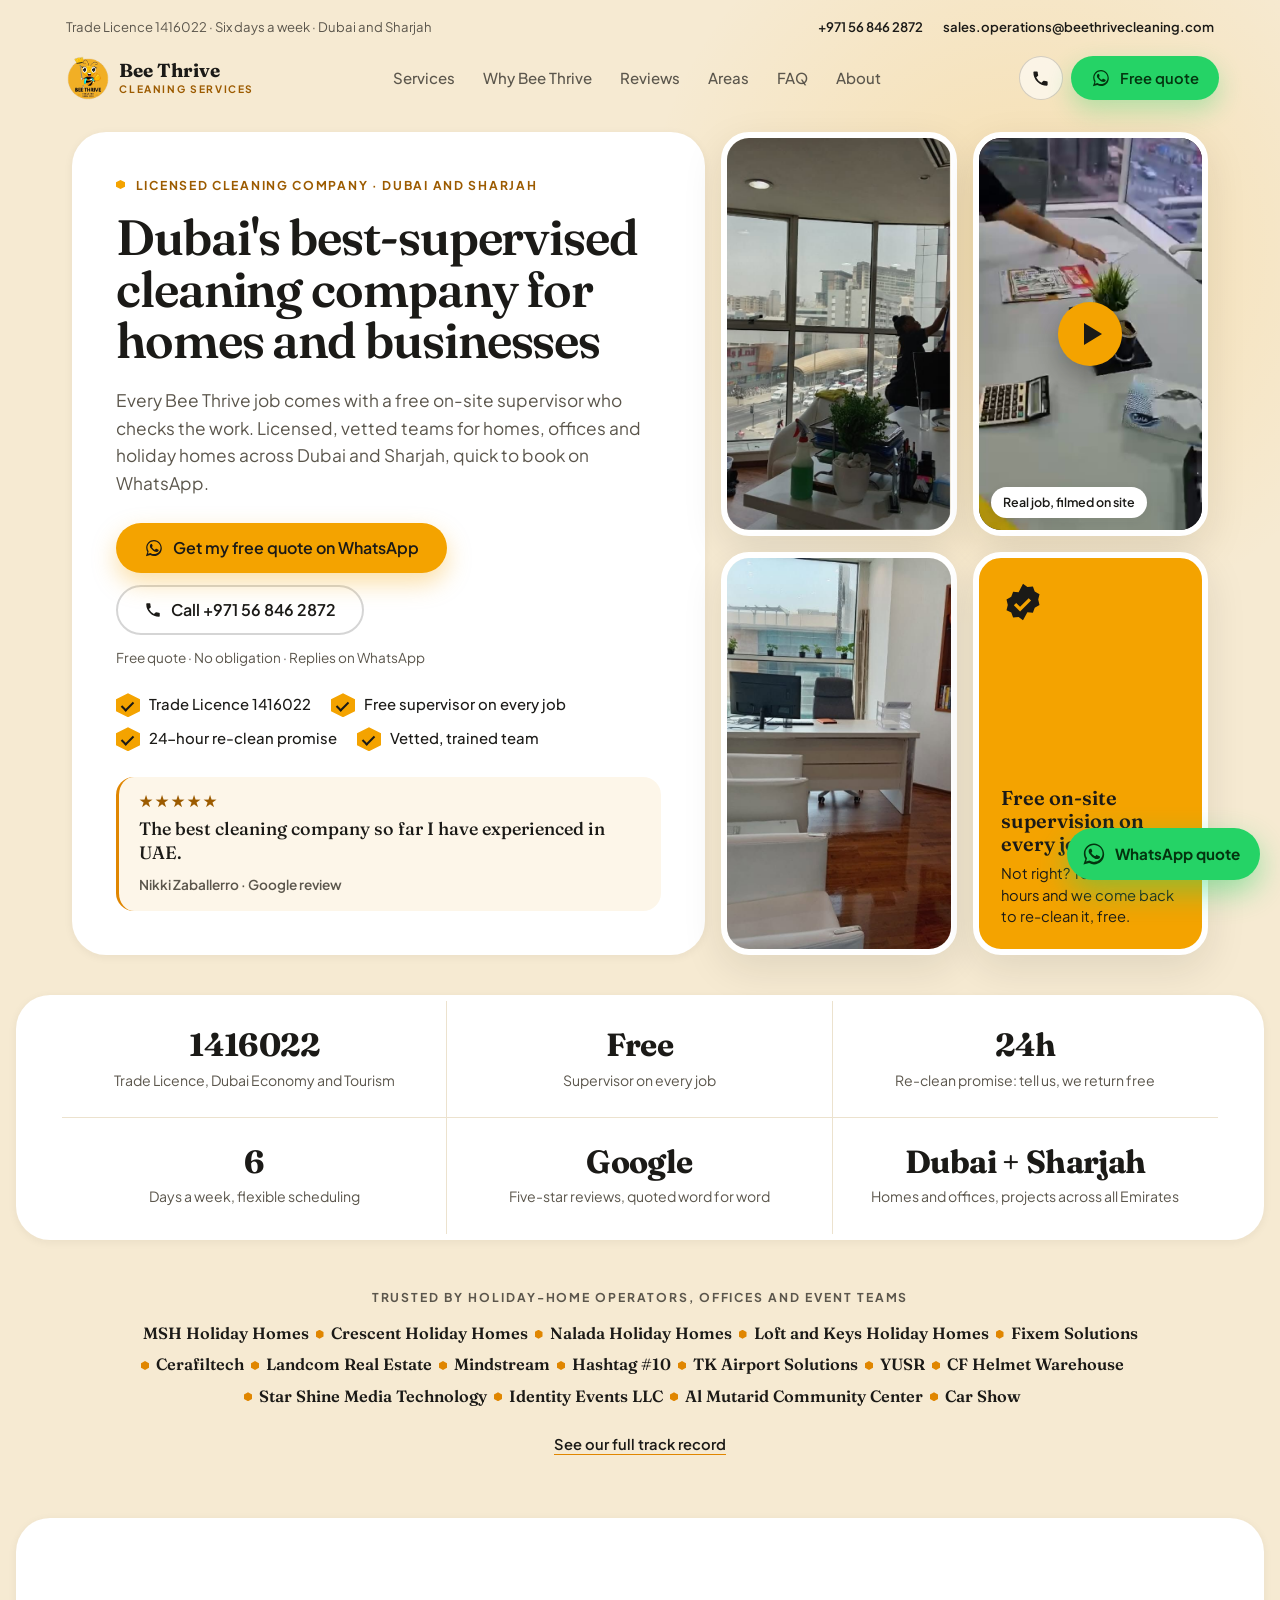
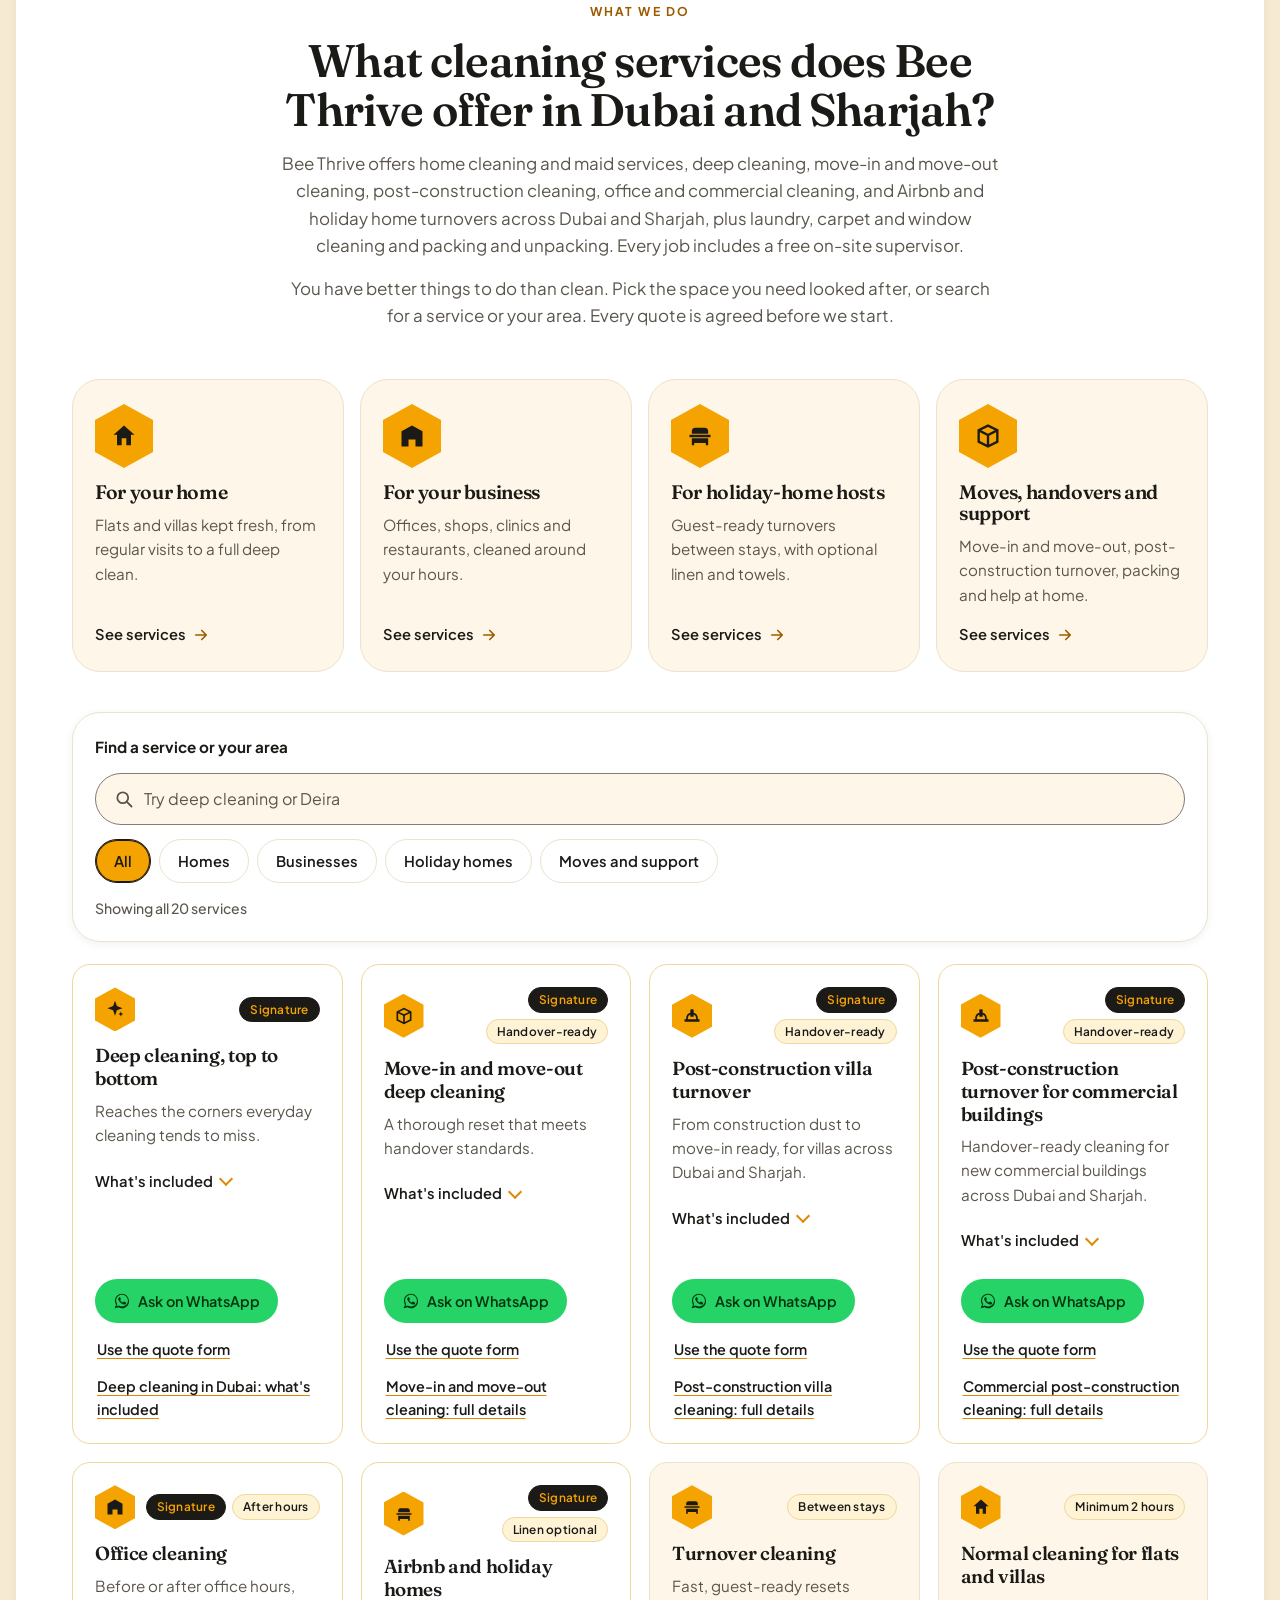
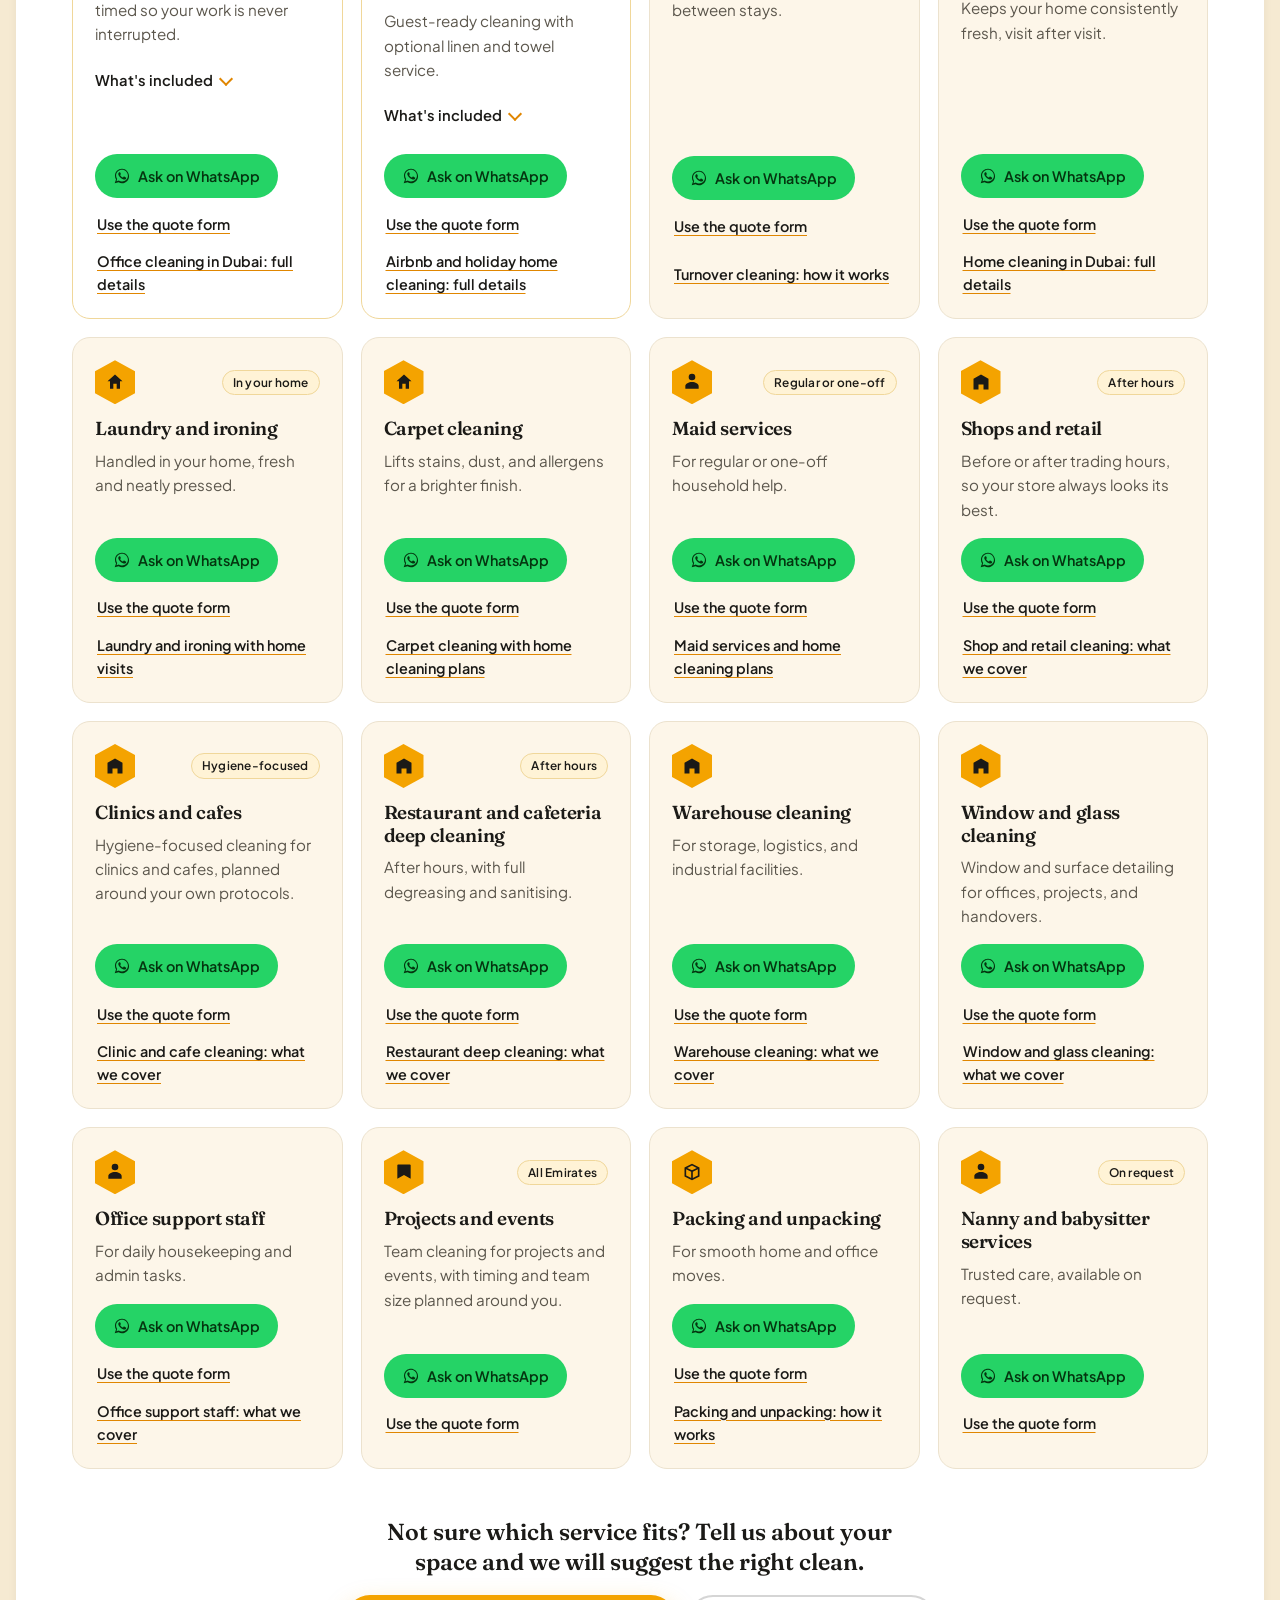
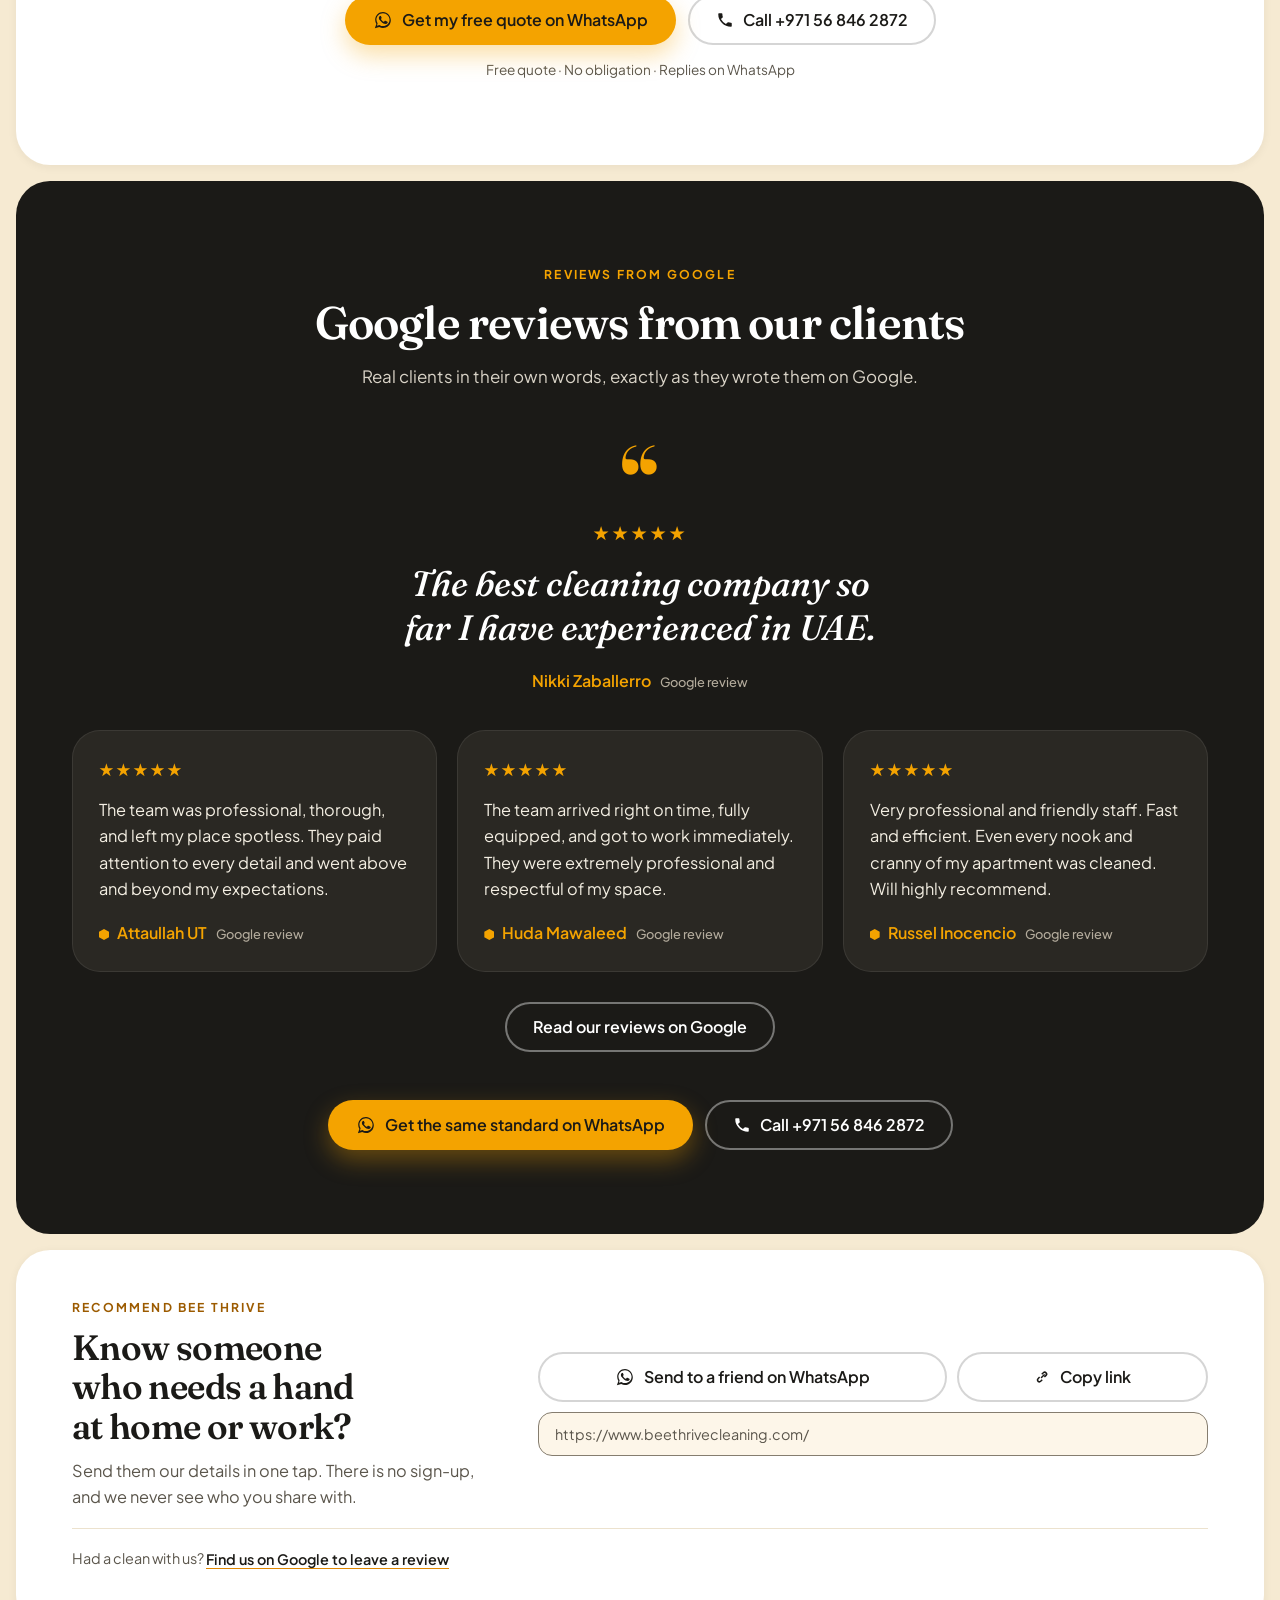
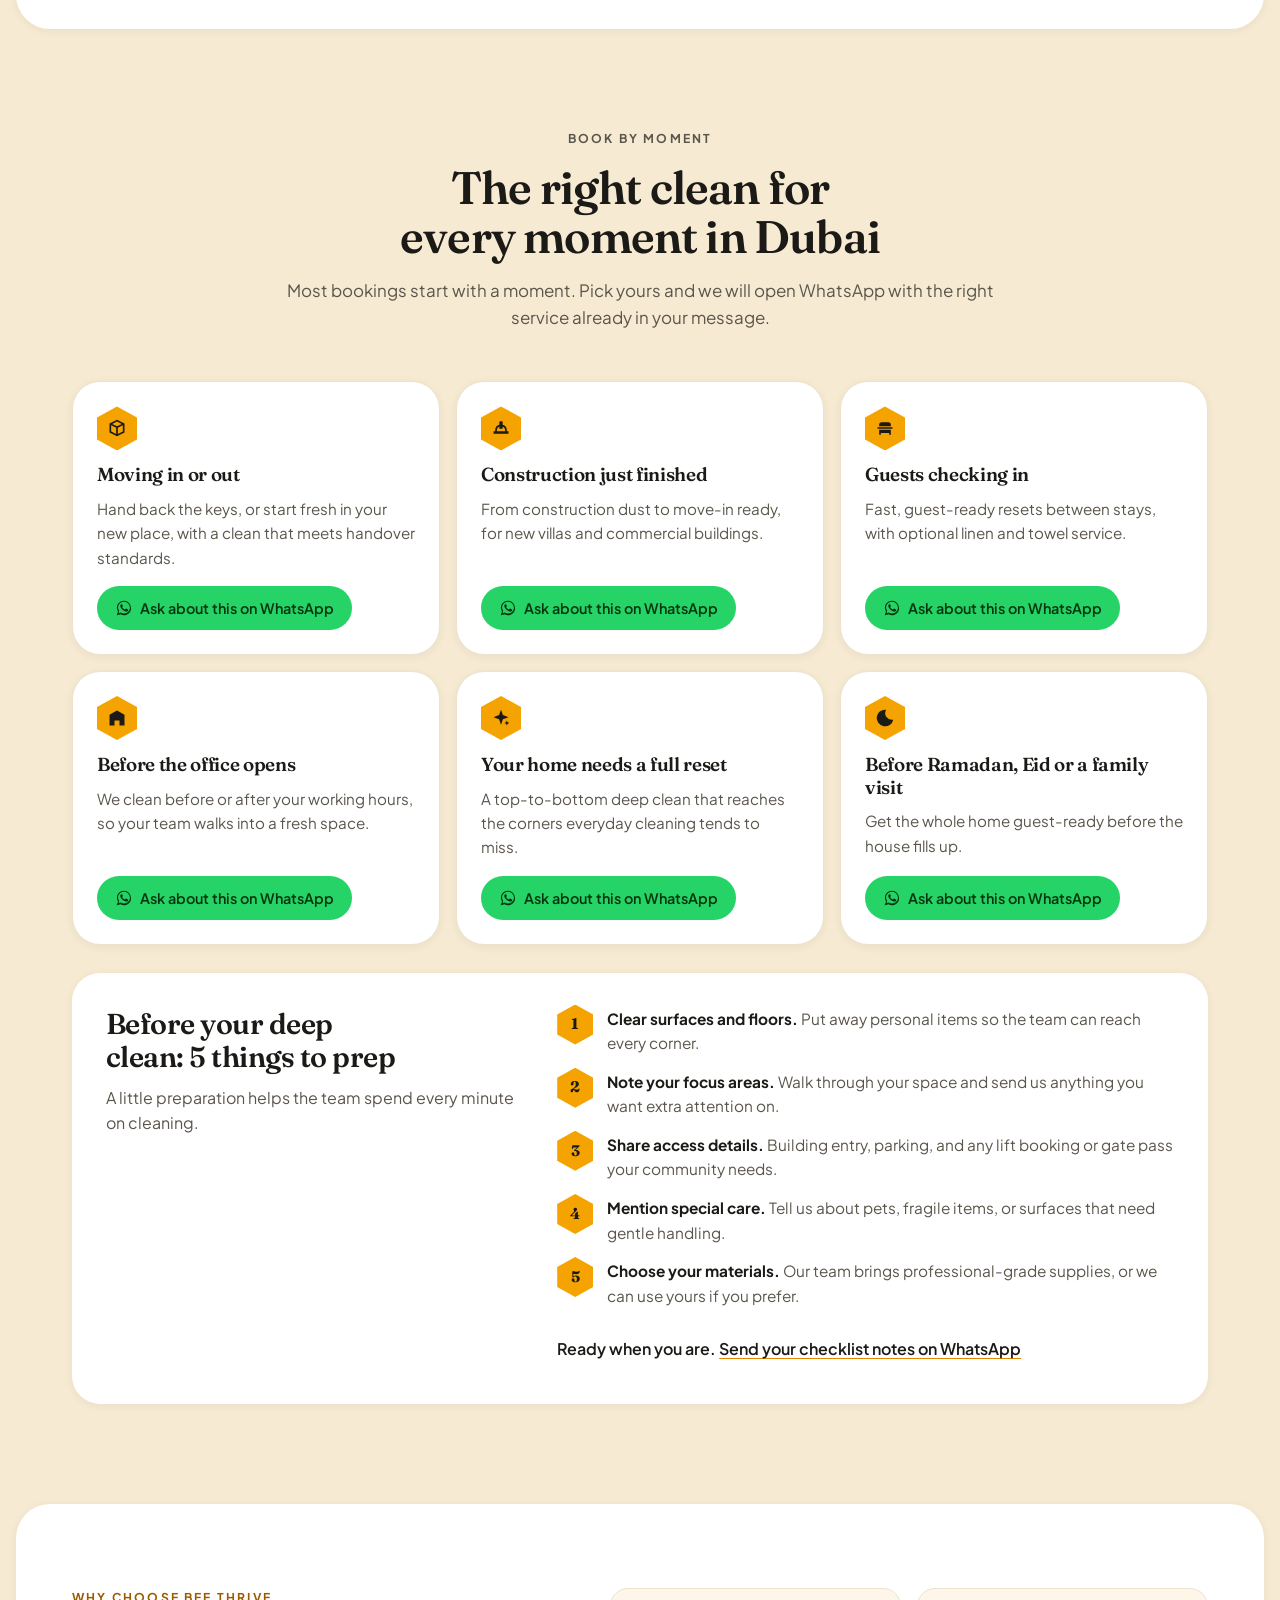
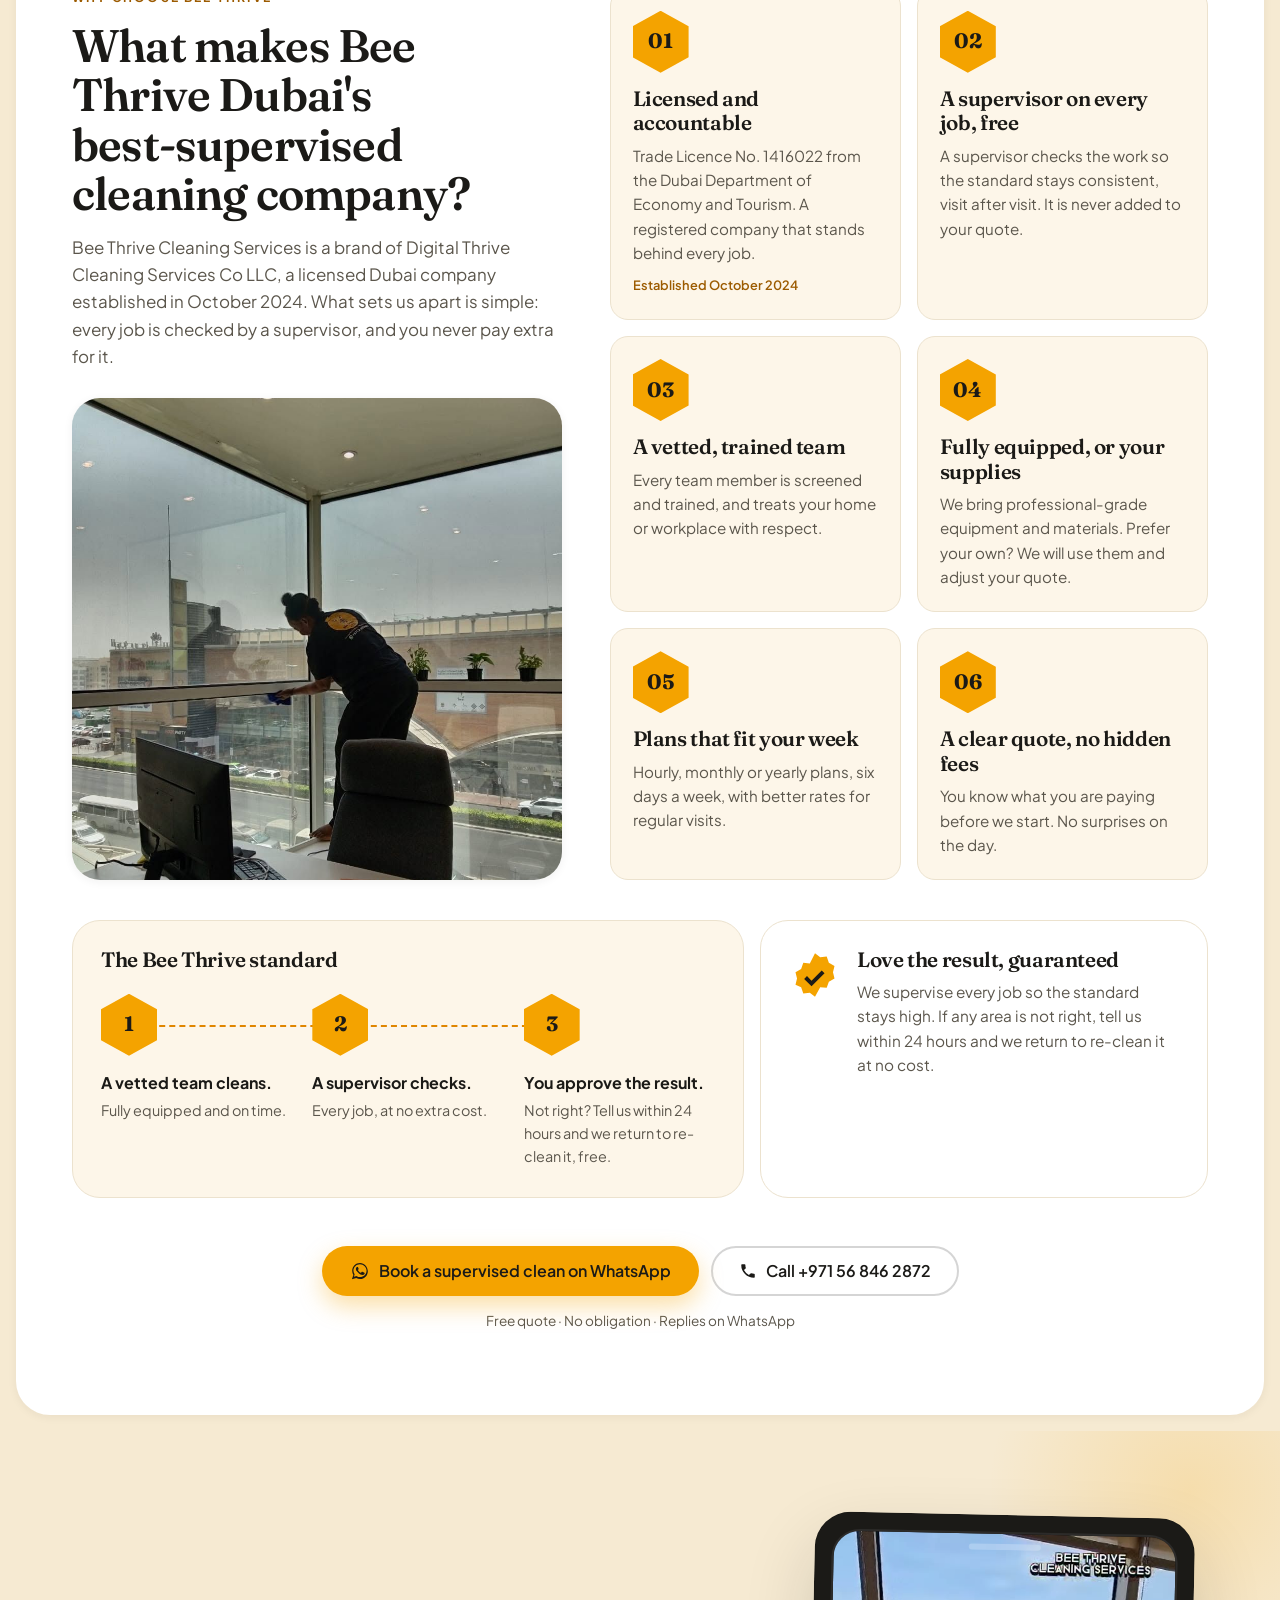
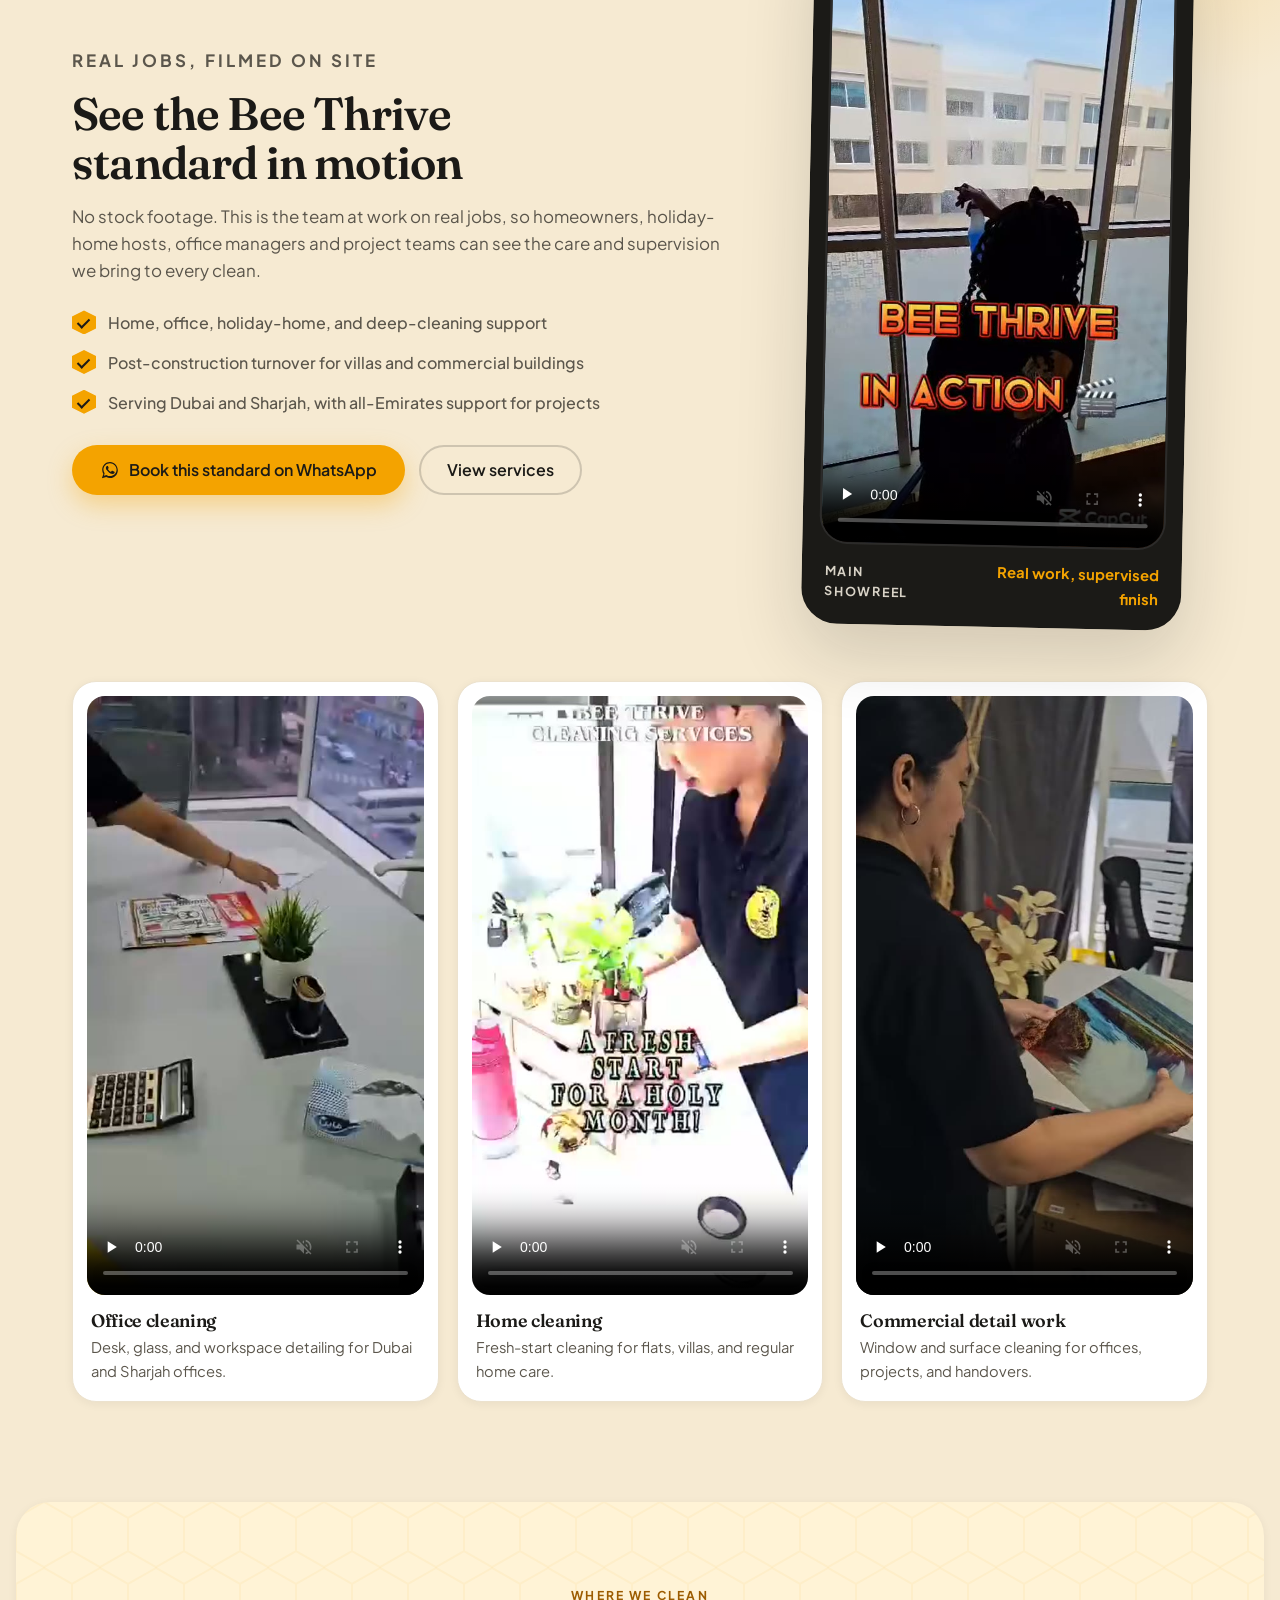
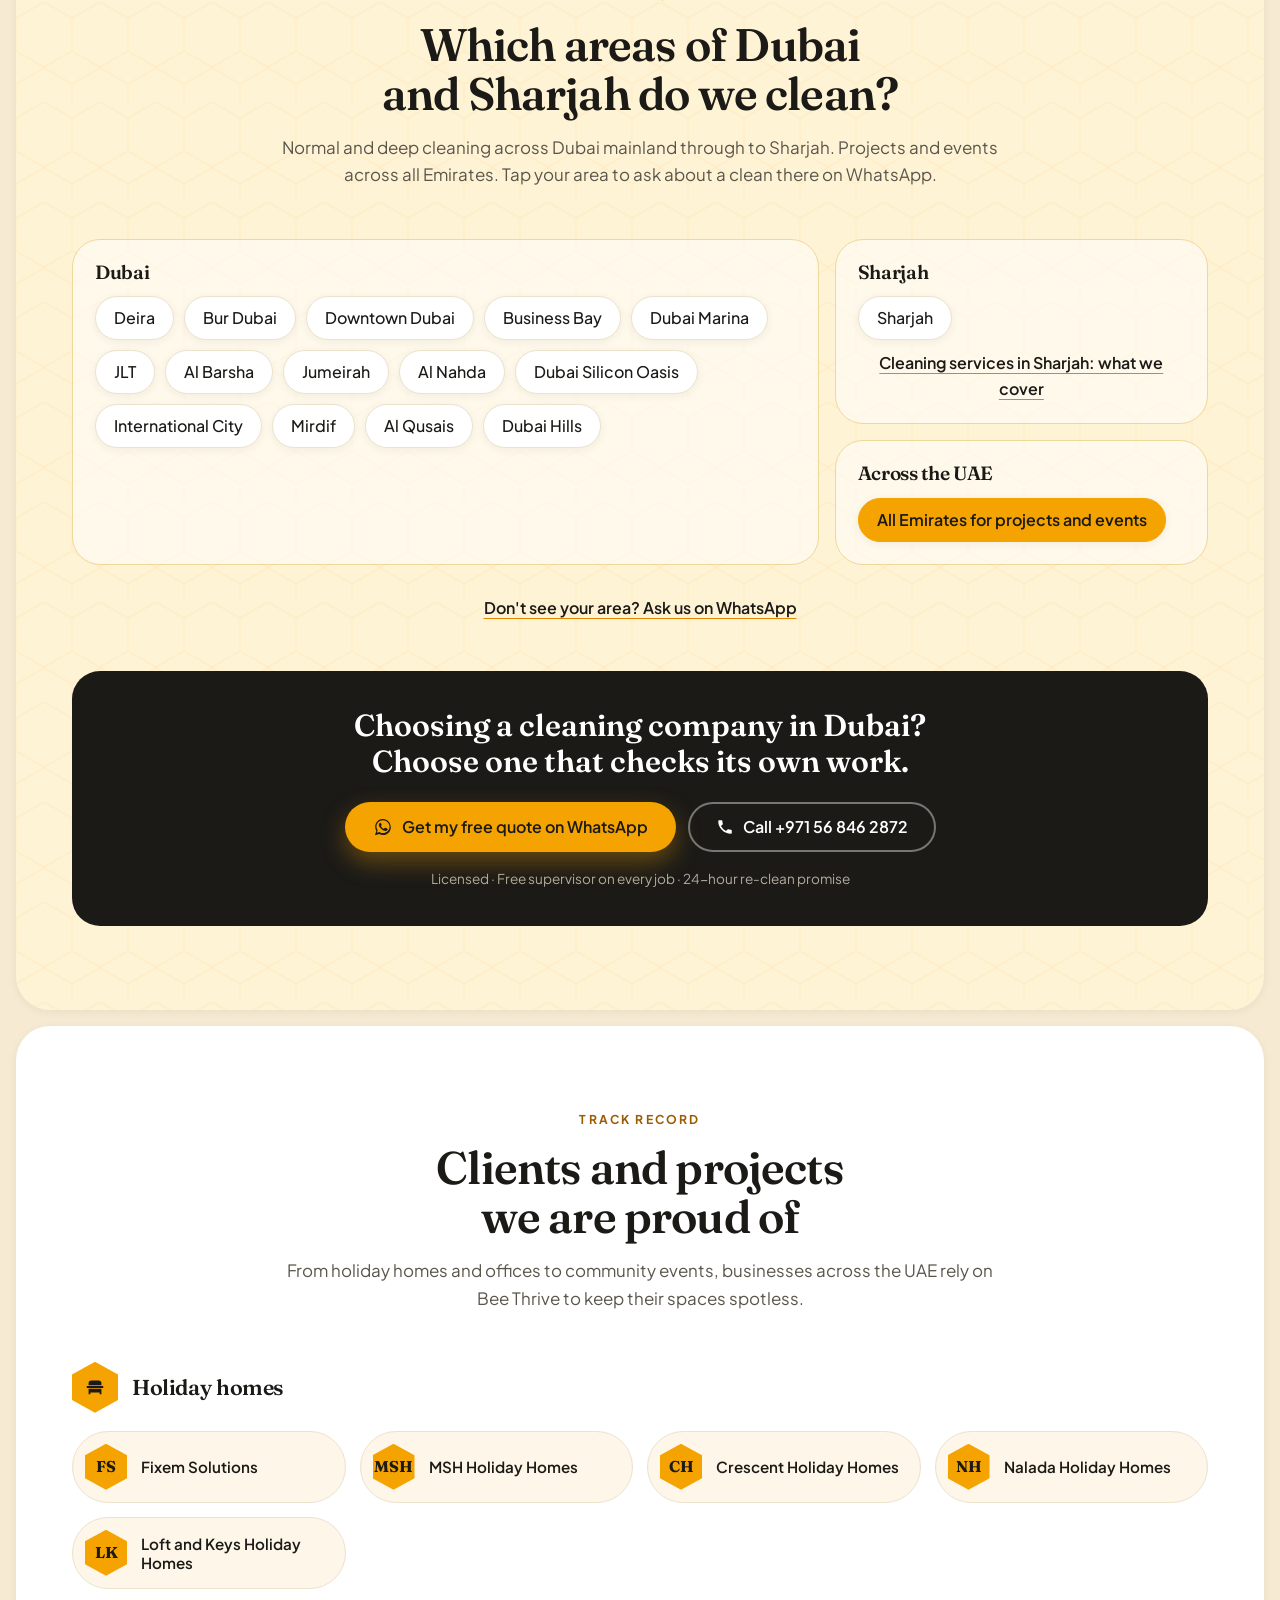
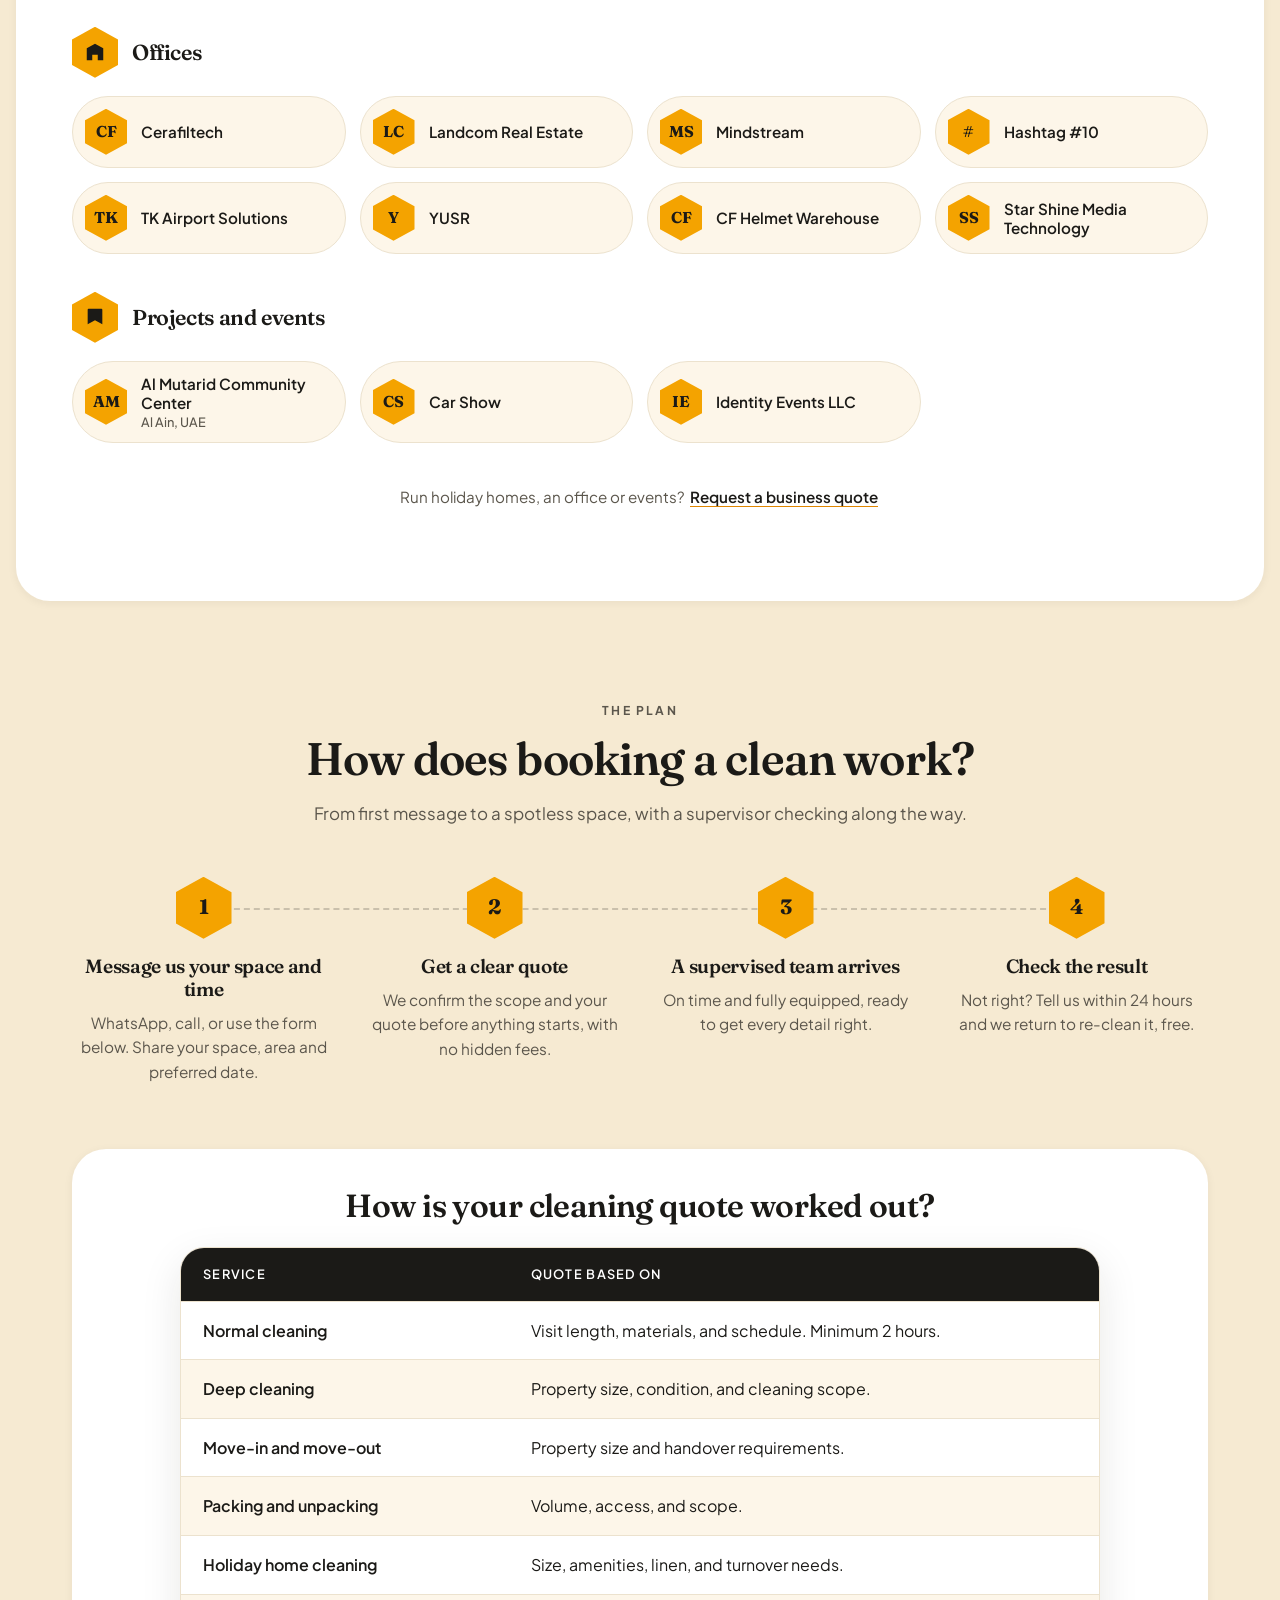
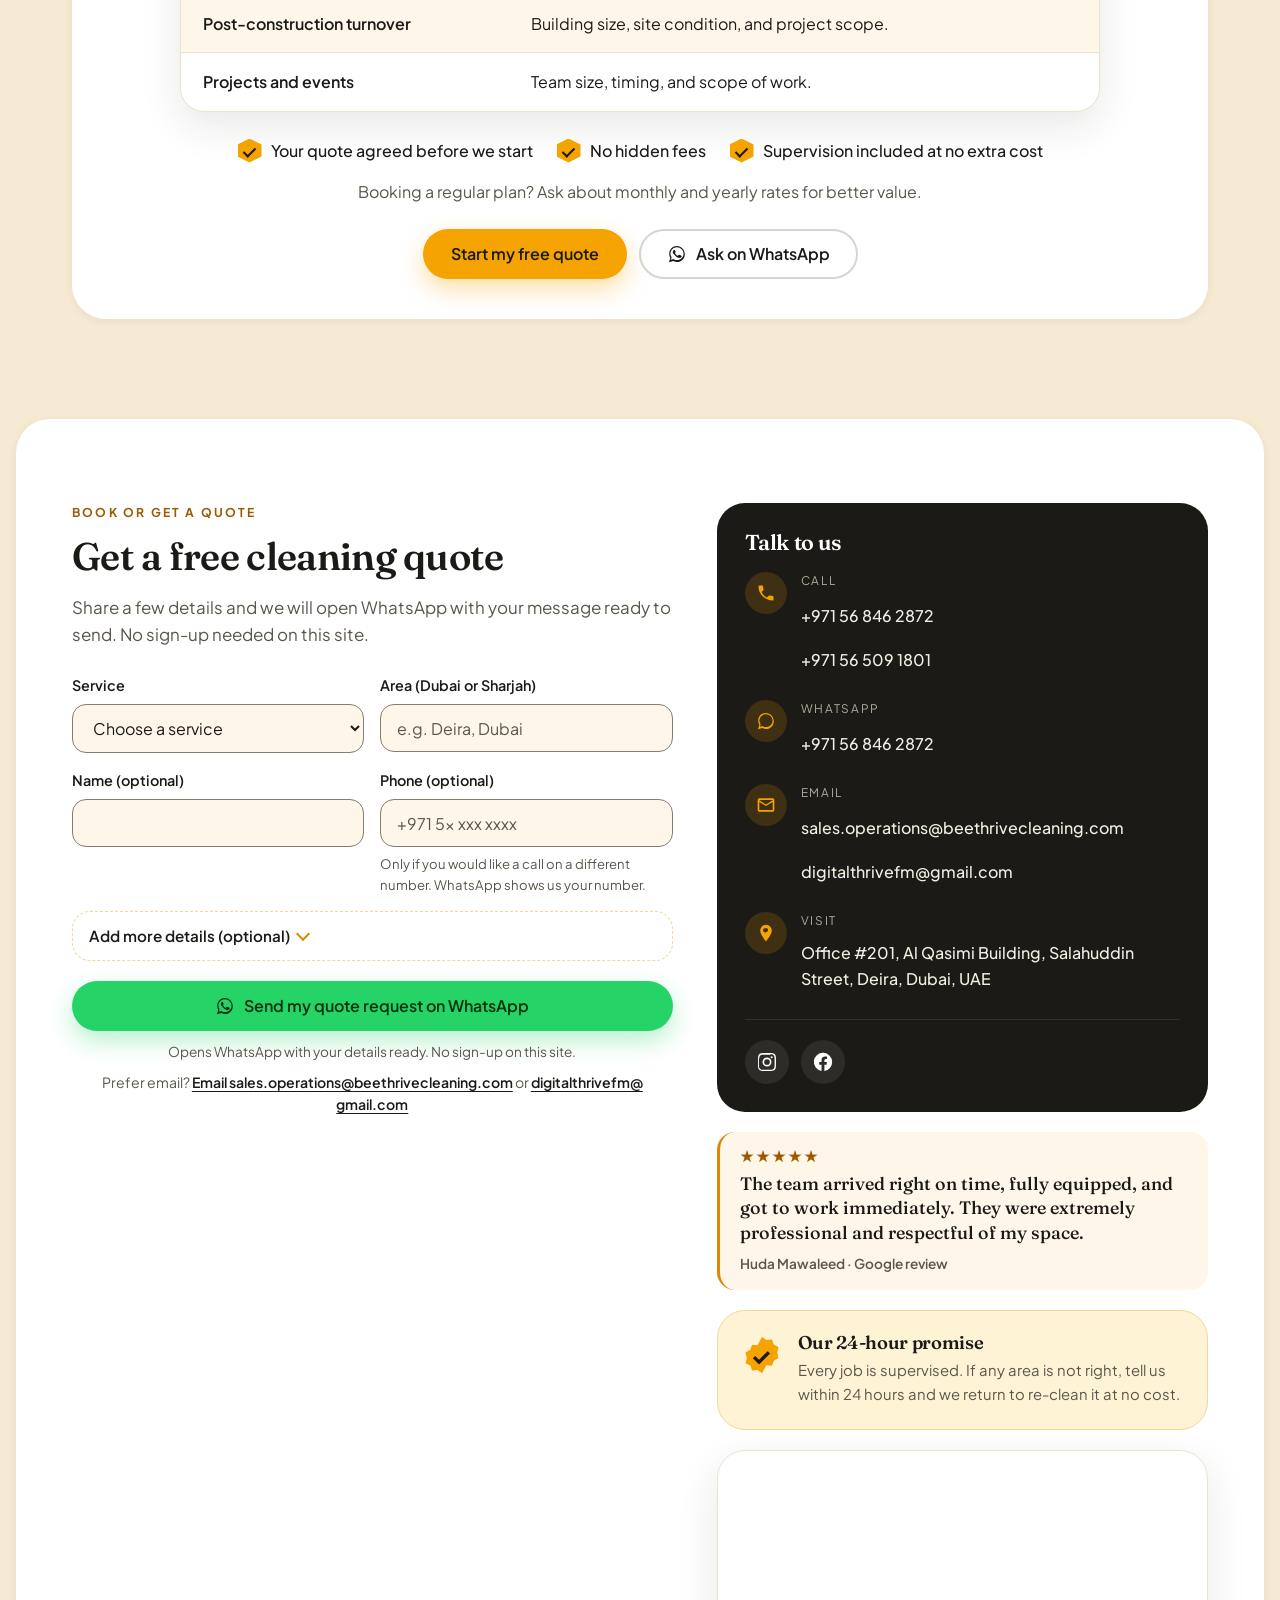
<file: index.html>
<!DOCTYPE html>
<html lang="en">
<head>
  <meta charset="UTF-8" />
  <meta name="viewport" content="width=device-width, initial-scale=1.0, viewport-fit=cover" />
  <title>Supervised Cleaning Company in Dubai &amp; Sharjah | Bee Thrive</title>
  <meta name="description" content="Licensed Dubai cleaning company with a free on-site supervisor on every job. Homes, offices and holiday homes in Dubai and Sharjah. Free WhatsApp quote." />
  <link rel="canonical" href="https://www.beethrivecleaning.com/" />
  <meta name="robots" content="index, follow, max-snippet:-1, max-image-preview:large, max-video-preview:-1" />
  <meta name="theme-color" content="#F4A300" />

  <!-- Open Graph / Twitter (kept in the first 4 KB so WhatsApp always reads it) -->
  <meta property="og:type" content="website" />
  <meta property="og:site_name" content="Bee Thrive Cleaning Services" />
  <meta property="og:locale" content="en_AE" />
  <meta property="og:url" content="https://www.beethrivecleaning.com/" />
  <meta property="og:title" content="Bee Thrive | Dubai's best-supervised cleaning company" />
  <meta property="og:description" content="Licensed Dubai cleaning company. A free supervisor checks every job. Free quote on WhatsApp." />
  <meta property="og:image" content="https://www.beethrivecleaning.com/assets/og/og-home-v1.jpg" />
  <meta property="og:image:type" content="image/jpeg" />
  <meta property="og:image:width" content="1200" />
  <meta property="og:image:height" content="630" />
  <meta property="og:image:alt" content="Bee Thrive Cleaning Services share card: &quot;Dubai&#39;s best-supervised cleaning company&quot;, with photos of real Bee Thrive work" />
  <meta name="twitter:card" content="summary_large_image" />
  <meta name="twitter:title" content="Bee Thrive | Dubai's best-supervised cleaning company" />
  <meta name="twitter:description" content="Licensed Dubai cleaning company. A free supervisor checks every job. Free quote on WhatsApp." />
  <meta name="twitter:image" content="https://www.beethrivecleaning.com/assets/og/og-home-v1.jpg" />
  <meta name="twitter:image:alt" content="Bee Thrive Cleaning Services share card: &quot;Dubai&#39;s best-supervised cleaning company&quot;, with photos of real Bee Thrive work" />

  <!-- Local SEO -->
  <meta name="geo.region" content="AE-DU" />
  <meta name="geo.placename" content="Deira, Dubai" />
  <meta name="geo.position" content="25.27064;55.32216" />
  <meta name="ICBM" content="25.27064, 55.32216" />

  <!-- Icons + manifest -->
  <link rel="icon" href="/assets/favicon.ico" sizes="any" />
  <link rel="icon" type="image/png" href="/assets/favicon-32.png" sizes="32x32" />
  <link rel="apple-touch-icon" href="/assets/apple-touch.png" />
  <link rel="manifest" href="/site.webmanifest" />

  <!-- Preload the hero photo on wide screens only (on phones it sits below the hero card) -->
  <link rel="preload" as="image" href="/assets/work-windows-2.jpg" fetchpriority="high" media="(min-width: 941px)" />

  <!-- JSON-LD structured data: static, hand-maintained. Keep the FAQ text here identical to
       the visible FAQ below, and every value true to the visible page. -->
  <script type="application/ld+json">
  {
    "@context": "https://schema.org",
    "@graph": [
      {
        "@type": "WebSite",
        "@id": "https://www.beethrivecleaning.com/#website",
        "url": "https://www.beethrivecleaning.com/",
        "name": "Bee Thrive Cleaning Services",
        "alternateName": "Bee Thrive",
        "inLanguage": "en-AE",
        "publisher": {
          "@id": "https://www.beethrivecleaning.com/#business"
        }
      },
      {
        "@type": "WebPage",
        "@id": "https://www.beethrivecleaning.com/#webpage",
        "url": "https://www.beethrivecleaning.com/",
        "name": "Supervised Cleaning Company in Dubai & Sharjah | Bee Thrive",
        "description": "Licensed Dubai cleaning company with a free on-site supervisor on every job. Homes, offices and holiday homes in Dubai and Sharjah. Free WhatsApp quote.",
        "isPartOf": {
          "@id": "https://www.beethrivecleaning.com/#website"
        },
        "about": {
          "@id": "https://www.beethrivecleaning.com/#business"
        },
        "primaryImageOfPage": {
          "@id": "https://www.beethrivecleaning.com/#primaryimage"
        },
        "inLanguage": "en-AE",
        "dateModified": "2026-09-29"
      },
      {
        "@type": "ImageObject",
        "@id": "https://www.beethrivecleaning.com/#primaryimage",
        "url": "https://www.beethrivecleaning.com/assets/work-windows-2.jpg",
        "contentUrl": "https://www.beethrivecleaning.com/assets/work-windows-2.jpg",
        "width": 1280,
        "height": 958,
        "caption": "A Bee Thrive professional cleaning office windows high above a Deira street in Dubai"
      },
      {
        "@type": "HousekeepingService",
        "@id": "https://www.beethrivecleaning.com/#business",
        "additionalType": "https://www.productontology.org/id/Cleaner",
        "name": "Bee Thrive Cleaning Services",
        "alternateName": "Bee Thrive",
        "legalName": "Digital Thrive Cleaning Services Co LLC",
        "description": "Bee Thrive Cleaning Services is a licensed cleaning company for homes and businesses in Dubai and Sharjah, and a brand of Digital Thrive Cleaning Services Co LLC (Trade Licence No. 1416022, Dubai Department of Economy and Tourism), established in October 2024 with an office in Deira, Dubai. A free on-site supervisor checks the work on every job.",
        "slogan": "Cleaning beyond expectations, delivered to your doorstep.",
        "url": "https://www.beethrivecleaning.com/",
        "logo": {
          "@type": "ImageObject",
          "url": "https://www.beethrivecleaning.com/assets/icon-512.png",
          "width": 512,
          "height": 512
        },
        "image": [
          "https://www.beethrivecleaning.com/assets/og/og-home-v1.jpg",
          "https://www.beethrivecleaning.com/assets/work-windows-2.jpg",
          "https://www.beethrivecleaning.com/assets/work-office.jpg",
          "https://www.beethrivecleaning.com/assets/work-windows-1.jpg"
        ],
        "telephone": "+971 56 846 2872",
        "email": "sales.operations@beethrivecleaning.com",
        "contactPoint": [
          {
            "@type": "ContactPoint",
            "telephone": "+971 56 846 2872",
            "contactType": "customer service",
            "areaServed": "AE"
          },
          {
            "@type": "ContactPoint",
            "telephone": "+971 56 509 1801",
            "contactType": "customer service",
            "areaServed": "AE"
          }
        ],
        "foundingDate": "2024-10",
        "identifier": {
          "@type": "PropertyValue",
          "propertyID": "Dubai DET Trade Licence",
          "name": "Trade Licence No. 1416022, Dubai Department of Economy and Tourism",
          "value": "1416022"
        },
        "address": {
          "@type": "PostalAddress",
          "streetAddress": "Office #201, Al Qasimi Building, Salahuddin Street, Deira",
          "addressLocality": "Dubai",
          "addressRegion": "Dubai",
          "addressCountry": "AE"
        },
        "geo": {
          "@type": "GeoCoordinates",
          "latitude": 25.27064,
          "longitude": 55.32216
        },
        "hasMap": "https://www.google.com/maps?cid=14709114580816797633",
        "areaServed": [
          {
            "@type": "City",
            "name": "Dubai",
            "sameAs": "https://www.wikidata.org/wiki/Q612"
          },
          {
            "@type": "City",
            "name": "Sharjah",
            "sameAs": "https://www.wikidata.org/wiki/Q289693"
          },
          {
            "@type": "AdministrativeArea",
            "name": "Emirate of Dubai",
            "sameAs": "https://www.wikidata.org/wiki/Q613"
          },
          {
            "@type": "AdministrativeArea",
            "name": "Emirate of Sharjah",
            "sameAs": "https://www.wikidata.org/wiki/Q188810"
          }
        ],
        "knowsAbout": [
          "House cleaning",
          "Deep cleaning",
          "Move-in and move-out cleaning",
          "Post-construction cleaning",
          "Office cleaning",
          "Commercial cleaning",
          "Airbnb and holiday home cleaning",
          "Villa cleaning",
          "Apartment cleaning",
          "Carpet cleaning",
          "Window and glass cleaning"
        ],
        "sameAs": [
          "https://www.instagram.com/beethrivecleaning",
          "https://www.facebook.com/profile.php?id=61576092291203",
          "https://www.google.com/maps?cid=14709114580816797633"
        ],
        "hasOfferCatalog": {
          "@type": "OfferCatalog",
          "name": "Bee Thrive cleaning services",
          "itemListElement": [
            {
              "@type": "Service",
              "name": "Deep cleaning",
              "url": "https://www.beethrivecleaning.com/deep-cleaning-dubai"
            },
            {
              "@type": "Service",
              "name": "Move-in and move-out cleaning",
              "url": "https://www.beethrivecleaning.com/move-in-move-out-cleaning-dubai"
            },
            {
              "@type": "Service",
              "name": "Post-construction villa turnover",
              "url": "https://www.beethrivecleaning.com/post-construction-cleaning-dubai#villas"
            },
            {
              "@type": "Service",
              "name": "Post-construction commercial turnover",
              "url": "https://www.beethrivecleaning.com/post-construction-cleaning-dubai#commercial"
            },
            {
              "@type": "Service",
              "name": "Office cleaning",
              "url": "https://www.beethrivecleaning.com/office-cleaning-dubai"
            },
            {
              "@type": "Service",
              "name": "Airbnb and holiday home cleaning",
              "url": "https://www.beethrivecleaning.com/holiday-home-cleaning-dubai"
            },
            {
              "@type": "Service",
              "name": "Turnover cleaning between guests",
              "url": "https://www.beethrivecleaning.com/holiday-home-cleaning-dubai"
            },
            {
              "@type": "Service",
              "name": "Normal home cleaning",
              "url": "https://www.beethrivecleaning.com/home-cleaning-dubai"
            },
            {
              "@type": "Service",
              "name": "Laundry and ironing",
              "url": "https://www.beethrivecleaning.com/home-cleaning-dubai"
            },
            {
              "@type": "Service",
              "name": "Carpet cleaning",
              "url": "https://www.beethrivecleaning.com/home-cleaning-dubai"
            },
            {
              "@type": "Service",
              "name": "Maid services",
              "url": "https://www.beethrivecleaning.com/home-cleaning-dubai"
            },
            {
              "@type": "Service",
              "name": "Shops and retail cleaning",
              "url": "https://www.beethrivecleaning.com/commercial-cleaning-dubai"
            },
            {
              "@type": "Service",
              "name": "Clinics and cafes cleaning",
              "url": "https://www.beethrivecleaning.com/commercial-cleaning-dubai"
            },
            {
              "@type": "Service",
              "name": "Restaurant and cafeteria deep cleaning",
              "url": "https://www.beethrivecleaning.com/commercial-cleaning-dubai"
            },
            {
              "@type": "Service",
              "name": "Warehouse cleaning",
              "url": "https://www.beethrivecleaning.com/commercial-cleaning-dubai"
            },
            {
              "@type": "Service",
              "name": "Window and glass cleaning",
              "url": "https://www.beethrivecleaning.com/office-cleaning-dubai#windows"
            },
            {
              "@type": "Service",
              "name": "Office support staff",
              "url": "https://www.beethrivecleaning.com/office-cleaning-dubai#support"
            },
            {
              "@type": "Service",
              "name": "Projects and events",
              "url": "https://www.beethrivecleaning.com/#svc-projects-events",
              "areaServed": {
                "@type": "Country",
                "name": "United Arab Emirates",
                "sameAs": "https://www.wikidata.org/wiki/Q878"
              }
            },
            {
              "@type": "Service",
              "name": "Packing and unpacking",
              "url": "https://www.beethrivecleaning.com/move-in-move-out-cleaning-dubai#packing"
            },
            {
              "@type": "Service",
              "name": "Nanny and babysitter services",
              "url": "https://www.beethrivecleaning.com/#svc-nanny"
            }
          ]
        }
      },
      {
        "@type": "VideoObject",
        "@id": "https://www.beethrivecleaning.com/#showreel-video",
        "name": "Bee Thrive Cleaning Services showreel",
        "description": "A short Bee Thrive services reel showing supervised cleaning work for homes, offices, holiday homes, and projects across Dubai and Sharjah.",
        "thumbnailUrl": "https://www.beethrivecleaning.com/assets/showreel-main-poster.jpg",
        "contentUrl": "https://www.beethrivecleaning.com/assets/showreel-main.mp4",
        "uploadDate": "2026-07-10T00:00:00+04:00",
        "duration": "PT30S",
        "publisher": {
          "@id": "https://www.beethrivecleaning.com/#business"
        }
      },
      {
        "@type": "FAQPage",
        "@id": "https://www.beethrivecleaning.com/#faq",
        "mainEntity": [
          {
            "@type": "Question",
            "name": "What is Bee Thrive Cleaning Services?",
            "acceptedAnswer": {
              "@type": "Answer",
              "text": "Bee Thrive Cleaning Services is a licensed cleaning company for homes and businesses in Dubai and Sharjah. It is a brand of Digital Thrive Cleaning Services Co LLC, established in October 2024, with an office in Deira, Dubai. Every Bee Thrive job includes a free on-site supervisor who checks the work before it is finished."
            }
          },
          {
            "@type": "Question",
            "name": "Is Bee Thrive a licensed cleaning company?",
            "acceptedAnswer": {
              "@type": "Answer",
              "text": "Yes. Bee Thrive Cleaning Services is a brand of Digital Thrive Cleaning Services Co LLC, which holds Trade Licence No. 1416022 from the Dubai Department of Economy and Tourism. The company was established in October 2024 and works from Office #201, Al Qasimi Building, Salahuddin Street, Deira, Dubai."
            }
          },
          {
            "@type": "Question",
            "name": "What does \"Dubai's best-supervised cleaning company\" mean?",
            "acceptedAnswer": {
              "@type": "Answer",
              "text": "It means a supervisor checks the work on every Bee Thrive job, whatever its size, and you never pay extra for it. A vetted team cleans, the supervisor checks, and then you approve the result. If any area is not right, tell us within 24 hours and we come back to re-clean it, free."
            }
          },
          {
            "@type": "Question",
            "name": "Is the on-site supervision really free?",
            "acceptedAnswer": {
              "@type": "Answer",
              "text": "Yes. The on-site supervisor is included in every Bee Thrive quote at no extra cost, for homes, offices, holiday homes and projects alike. The supervisor checks the finished work so the standard stays the same from one visit to the next. It is never listed as an add-on or added to your bill on the day."
            }
          },
          {
            "@type": "Question",
            "name": "How much does cleaning cost with Bee Thrive in Dubai?",
            "acceptedAnswer": {
              "@type": "Answer",
              "text": "Bee Thrive does not publish a fixed price list, because every space is different. Your quote is based on the size and condition of the space, the scope of work and your schedule, and normal cleaning has a 2-hour minimum. You agree the quote before work starts, with no hidden fees and supervision included free."
            }
          },
          {
            "@type": "Question",
            "name": "What cleaning services does Bee Thrive offer?",
            "acceptedAnswer": {
              "@type": "Answer",
              "text": "Bee Thrive offers normal home cleaning, deep cleaning, move-in and move-out cleaning, post-construction turnover for villas and commercial buildings, office cleaning, Airbnb and holiday home turnovers, cleaning for shops, clinics, cafes, restaurants and warehouses, window and glass cleaning, carpet cleaning, laundry and ironing, maid services, packing and unpacking, and cleaning for projects and events."
            }
          },
          {
            "@type": "Question",
            "name": "Which areas of Dubai and Sharjah does Bee Thrive cover?",
            "acceptedAnswer": {
              "@type": "Answer",
              "text": "Bee Thrive cleans homes and businesses across Dubai and Sharjah, including Deira, Bur Dubai, Downtown Dubai, Business Bay, Dubai Marina, JLT, Al Barsha, Jumeirah, Al Nahda, Dubai Silicon Oasis, International City, Mirdif, Al Qusais and Dubai Hills. Projects and events are covered across all Emirates. Area not listed? Send it on WhatsApp and we will confirm."
            }
          },
          {
            "@type": "Question",
            "name": "How do I book a cleaner with Bee Thrive?",
            "acceptedAnswer": {
              "@type": "Answer",
              "text": "Booking with Bee Thrive takes four steps. Message us on WhatsApp, call or use the quote form with your space, area and preferred date. Agree a clear quote before anything starts. A supervised, fully equipped team arrives and does the work. Then check the result, and tell us within 24 hours if anything needs another pass."
            }
          },
          {
            "@type": "Question",
            "name": "How quickly can Bee Thrive come?",
            "acceptedAnswer": {
              "@type": "Answer",
              "text": "Bee Thrive works six days a week with flexible scheduling, including before or after working and trading hours for businesses. Send your preferred date and time on WhatsApp and we will confirm the soonest slot we have. Your time is agreed together with your quote, so you know exactly when the team will arrive."
            }
          },
          {
            "@type": "Question",
            "name": "Do you bring your own equipment and products?",
            "acceptedAnswer": {
              "@type": "Answer",
              "text": "Yes. Bee Thrive teams arrive fully equipped with professional-grade equipment and materials, so you do not need to buy anything. If you would rather the team used your own supplies, for example on a delicate surface, say so when you ask for a quote and we will use them and adjust your quote to match."
            }
          },
          {
            "@type": "Question",
            "name": "Are Bee Thrive cleaners vetted and trained?",
            "acceptedAnswer": {
              "@type": "Answer",
              "text": "Yes. Every member of the Bee Thrive team is screened and trained before working in clients' homes and workplaces, and a supervisor oversees each job. That combination is how Bee Thrive keeps the standard consistent from one visit to the next, whether you book a one-off deep clean or a regular plan."
            }
          },
          {
            "@type": "Question",
            "name": "What happens if I am not happy with the clean?",
            "acceptedAnswer": {
              "@type": "Answer",
              "text": "Tell Bee Thrive within 24 hours and the team comes back to re-clean the area at no cost. Send a message on WhatsApp saying which area needs another pass, with a photo if it helps, and we will arrange the return visit. Every job has already been checked by a supervisor before the team leaves."
            }
          },
          {
            "@type": "Question",
            "name": "Do you offer regular cleaning contracts for homes and businesses?",
            "acceptedAnswer": {
              "@type": "Answer",
              "text": "Yes. Bee Thrive offers hourly, monthly and yearly plans for homes and businesses, six days a week, with better rates for regular visits than for one-off cleans. Offices can be cleaned before or after working hours. Every visit on a plan includes the free on-site supervisor, so the standard does not slip over time."
            }
          },
          {
            "@type": "Question",
            "name": "Can you clean an office, shop or restaurant outside working hours?",
            "acceptedAnswer": {
              "@type": "Answer",
              "text": "Yes. Bee Thrive cleans offices before or after working hours and shops before or after trading hours, so your day is not interrupted. Restaurant and cafeteria deep cleaning, with full degreasing and sanitising, is done after hours. Tell us your opening times when you ask for a quote and we will plan the visit around them."
            }
          },
          {
            "@type": "Question",
            "name": "Do you work with holiday homes and Airbnb hosts?",
            "acceptedAnswer": {
              "@type": "Answer",
              "text": "Yes. Bee Thrive provides guest-ready cleaning and turnovers between stays, with an optional linen and towel service, and a supervisor checks every turnover. Holiday-home operators including MSH Holiday Homes, Crescent Holiday Homes, Nalada Holiday Homes and Loft and Keys Holiday Homes are among Bee Thrive's clients."
            }
          },
          {
            "@type": "Question",
            "name": "Can you handle post-construction and handover cleaning?",
            "acceptedAnswer": {
              "@type": "Answer",
              "text": "Yes. Bee Thrive handles post-construction turnover for villas and for new commercial buildings, clearing construction dust to a move-in or handover-ready finish, with commercial work planned around your project timeline. Move-in and move-out cleaning is done to handover standard too. Each quote is based on size, site condition and scope."
            }
          },
          {
            "@type": "Question",
            "name": "How do I choose a good cleaning company in Dubai?",
            "acceptedAnswer": {
              "@type": "Answer",
              "text": "Check five things: a trade licence number you can verify, a supervisor who checks the work, a quote agreed before anything starts, a clear re-clean promise if something is missed, and genuine reviews on Google. Bee Thrive offers all five: Trade Licence 1416022, a free on-site supervisor, no hidden fees, a 24-hour re-clean promise and Google reviews from real clients."
            }
          },
          {
            "@type": "Question",
            "name": "Where is Bee Thrive's office?",
            "acceptedAnswer": {
              "@type": "Answer",
              "text": "Bee Thrive Cleaning Services is based at Office #201, Al Qasimi Building, Salahuddin Street, Deira, Dubai. You can book on WhatsApp, by phone on +971 56 846 2872 or +971 56 509 1801, or by email at sales.operations@beethrivecleaning.com, so there is no need to visit the office to get a quote."
            }
          }
        ]
      }
    ]
  }
  </script>

  <!-- Fonts: loaded without blocking render, with a no-JS fallback -->
  <link rel="preconnect" href="https://fonts.googleapis.com" />
  <link rel="preconnect" href="https://fonts.gstatic.com" crossorigin />
  <link rel="preload" as="style" href="https://fonts.googleapis.com/css2?family=Fraunces:ital,opsz,wght@0,9..144,400;0,9..144,500;0,9..144,600;0,9..144,700;1,9..144,500&family=Plus+Jakarta+Sans:wght@400;500;600;700&display=swap" />
  <link rel="stylesheet" href="https://fonts.googleapis.com/css2?family=Fraunces:ital,opsz,wght@0,9..144,400;0,9..144,500;0,9..144,600;0,9..144,700;1,9..144,500&family=Plus+Jakarta+Sans:wght@400;500;600;700&display=swap" media="print" onload="this.media='all'" />
  <noscript>
    <link rel="stylesheet" href="https://fonts.googleapis.com/css2?family=Fraunces:ital,opsz,wght@0,9..144,400;0,9..144,500;0,9..144,600;0,9..144,700;1,9..144,500&family=Plus+Jakarta+Sans:wght@400;500;600;700&display=swap" />
  </noscript>

  <link rel="stylesheet" href="/styles.css" />
</head>
<body>
  <a class="skip-link" href="#main">Skip to content</a>

  <!-- Icon sprite: each icon is drawn once and reused with <use href="#i-..."> -->
  <svg class="svg-sprite" aria-hidden="true" focusable="false" xmlns="http://www.w3.org/2000/svg">
    <symbol id="i-wa" viewBox="0 0 32 32"><path d="M16 3C9 3 3.5 8.5 3.5 15.5c0 2.4.7 4.7 1.9 6.7L3 29l7-1.8c1.9 1 4 1.6 6 1.6 7 0 12.5-5.5 12.5-12.5S23 3 16 3zm0 22.7c-1.8 0-3.6-.5-5.1-1.4l-.4-.2-4.2 1.1 1.1-4.1-.3-.4a10 10 0 01-1.6-5.5c0-5.6 4.6-10.2 10.5-10.2S26.5 9.9 26.5 15.5 21.9 25.7 16 25.7zm5.8-7.6c-.3-.2-1.9-.9-2.2-1-.3-.1-.5-.2-.7.2-.2.3-.8 1-1 1.2-.2.2-.4.2-.7.1-.3-.2-1.4-.5-2.6-1.6-1-.9-1.6-1.9-1.8-2.3-.2-.3 0-.5.1-.7l.5-.6c.2-.2.2-.3.4-.6.1-.2 0-.4 0-.6l-1-2.3c-.3-.6-.5-.5-.7-.5h-.6c-.2 0-.6.1-.9.4-.3.3-1.2 1.1-1.2 2.8s1.2 3.3 1.4 3.5c.2.2 2.5 3.8 6 5.3.8.4 1.5.6 2 .7.8.3 1.6.2 2.2.1.7-.1 1.9-.8 2.2-1.5.3-.7.3-1.4.2-1.5-.1-.2-.3-.3-.6-.4z"/></symbol>
    <symbol id="i-phone" viewBox="0 0 24 24"><path d="M6.6 10.8a15.6 15.6 0 006.6 6.6l2.2-2.2a1 1 0 011-.24 11.4 11.4 0 003.6.57 1 1 0 011 1V20a1 1 0 01-1 1A17 17 0 013 4a1 1 0 011-1h3.5a1 1 0 011 1c0 1.25.2 2.46.57 3.6a1 1 0 01-.25 1z"/></symbol>
    <symbol id="i-home" viewBox="0 0 24 24"><path d="M12 3l9 8h-3v9h-4v-6h-4v6H6v-9H3l9-8z"/></symbol>
    <symbol id="i-business" viewBox="0 0 24 24"><path d="M3 21V8l9-5 9 5v13h-6v-6H9v6H3z"/></symbol>
    <symbol id="i-holiday" viewBox="0 0 24 24"><path d="M3 11h18v2H3zm2 3h14v6h-2v-2H7v2H5v-6zm3-9h8a3 3 0 013 3v2H5V8a3 3 0 013-3z"/></symbol>
    <symbol id="i-person" viewBox="0 0 24 24"><path d="M12 2a4 4 0 014 4 4 4 0 01-8 0 4 4 0 014-4zm0 10c4 0 8 2 8 5v3H4v-3c0-3 4-5 8-5z"/></symbol>
    <symbol id="i-box" viewBox="0 0 24 24"><path d="M12 2l9 4.5v11L12 22l-9-4.5v-11L12 2zm0 2.2L6.2 7.1 12 10l5.8-2.9L12 4.2zM5 8.7v7.6l6 3v-7.6l-6-3zm14 0l-6 3v7.6l6-3V8.7z"/></symbol>
    <symbol id="i-build" viewBox="0 0 24 24"><path d="M11 4h2a1 1 0 011 1v3.1A7 7 0 0119 15v1h2v3H3v-3h2v-1a7 7 0 015-6.9V5a1 1 0 011-1zm-1 6.3A5 5 0 007 15v1h10v-1a5 5 0 00-3-4.7V13h-4v-2.7z"/></symbol>
    <symbol id="i-spark" viewBox="0 0 24 24"><path d="M12 2l2.3 6.4L21 11l-6.7 2.6L12 20l-2.3-6.4L3 11l6.7-2.6L12 2zm7 13l.9 2.1L22 18l-2.1.9L19 21l-.9-2.1L16 18l2.1-.9L19 15z"/></symbol>
    <symbol id="i-moon" viewBox="0 0 24 24"><path d="M13.4 2.1A10 10 0 1021.9 14 8 8 0 0113.4 2.1z"/></symbol>
    <symbol id="i-flag" viewBox="0 0 24 24"><path d="M5 3h14a1 1 0 011 1v16l-8-4.5L4 20V4a1 1 0 011-1z"/></symbol>
    <symbol id="i-arrow" viewBox="0 0 24 24"><path d="M5 12h13M13 6l6 6-6 6" fill="none" stroke="currentColor" stroke-width="2.2" stroke-linecap="round" stroke-linejoin="round"/></symbol>
    <symbol id="i-seal" viewBox="0 0 24 24"><path d="M12 2l2.4 1.8 3-.3 1 2.8 2.6 1.5-.7 2.9.7 2.9-2.6 1.5-1 2.8-3-.3L12 22l-2.4-1.8-3 .3-1-2.8L3 16.5l.7-2.9L3 10.7l2.6-1.5 1-2.8 3 .3L12 2z" fill="#F4A300"/><path d="M10.4 14.6l-2.1-2.1-1.3 1.3 3.4 3.4 6-6-1.3-1.3z" fill="#1B1A17"/></symbol>
    <symbol id="i-share" viewBox="0 0 24 24"><path d="M18 2a3 3 0 00-2.96 3.5L8.5 9.1a3 3 0 100 5.8l6.54 3.6A3 3 0 1018 16a3 3 0 00-1.98.75l-6.1-3.37a3 3 0 000-.76l6.1-3.37A3 3 0 1018 2z"/></symbol>
    <symbol id="i-link" viewBox="0 0 24 24"><path d="M10.6 13.4a1 1 0 010-1.4l3.4-3.4a1 1 0 111.4 1.4L12 13.4a1 1 0 01-1.4 0zM8.5 19.5a3.5 3.5 0 01-2.5-6l2.1-2.1 1.4 1.4-2.1 2.1a1.5 1.5 0 002.1 2.1l2.1-2.1 1.4 1.4-2.1 2.1a3.5 3.5 0 01-2.4 1.1zm7.4-6.9l-1.4-1.4 2.1-2.1a1.5 1.5 0 00-2.1-2.1l-2.1 2.1-1.4-1.4 2.1-2.1a3.5 3.5 0 015 5z"/></symbol>
    <symbol id="i-seal-ink" viewBox="0 0 24 24"><path d="M12 2l2.4 1.8 3-.3 1 2.8 2.6 1.5-.7 2.9.7 2.9-2.6 1.5-1 2.8-3-.3L12 22l-2.4-1.8-3 .3-1-2.8L3 16.5l.7-2.9L3 10.7l2.6-1.5 1-2.8 3 .3L12 2z" fill="#1B1A17"/><path d="M10.4 14.6l-2.1-2.1-1.3 1.3 3.4 3.4 6-6-1.3-1.3z" fill="#F4A300"/></symbol>
  </svg>

  <!-- ============ HEADER ============ -->
  <header class="site-header" id="top" data-wa-from="header">
    <div class="topbar">
      <div class="topbar-inner">
        <p>Trade Licence 1416022 · Six days a week · Dubai and Sharjah</p>
        <p class="topbar-links">
          <a data-call-primary href="#contact">+971 56 846 2872</a>
          <a data-email href="#contact">sales.operations@<wbr>beethrivecleaning.com</a>
        </p>
      </div>
    </div>
    <div class="container header-inner">
      <a class="brand" href="#top" aria-label="Bee Thrive Cleaning Services home">
        <img src="/assets/logo-mark-128.png" alt="Bee Thrive Cleaning Services logo" width="56" height="58" decoding="async" />
        <span class="brand-text">
          <span class="brand-name">Bee Thrive</span>
          <span class="brand-sub">Cleaning Services</span>
        </span>
      </a>

      <nav class="main-nav" id="main-nav" aria-label="Primary">
        <a href="#services">Services</a>
        <a href="#why">Why Bee Thrive</a>
        <a href="#reviews">Reviews</a>
        <a href="#areas">Areas</a>
        <a href="#faq">FAQ</a>
        <a href="/about">About</a>
        <div class="nav-cta">
          <a class="btn btn-whatsapp btn-block" data-wa-link href="#contact">
            <svg class="wa-ico" aria-hidden="true" focusable="false"><use href="#i-wa"/></svg>
            <span><span class="label-long">Get my free</span><span class="label-short">Free</span> quote on WhatsApp</span>
          </a>
          <a class="btn btn-ghost btn-block" data-call-primary href="#contact">Call +971 56 846 2872</a>
        </div>
      </nav>

      <div class="header-actions">
        <a class="icon-btn" data-call-primary href="#contact" aria-label="Call Bee Thrive on +971 56 846 2872">
          <svg class="ph-ico" aria-hidden="true" focusable="false"><use href="#i-phone"/></svg>
        </a>
        <a class="btn btn-whatsapp" data-wa-link href="#contact">
          <svg class="wa-ico" aria-hidden="true" focusable="false"><use href="#i-wa"/></svg>
          Free quote
        </a>
        <button class="nav-toggle" id="nav-toggle" aria-expanded="false" aria-controls="main-nav" aria-label="Open menu">
          <span></span><span></span><span></span>
        </button>
      </div>
    </div>
  </header>

  <main id="main">

    <!-- ============ HERO (bento) ============ -->
    <section class="hero" data-wa-from="hero" aria-labelledby="hero-title">
      <div class="hero-bg" aria-hidden="true"></div>
      <div class="container hero-inner">
        <div class="hero-copy bento-card">
          <p class="eyebrow hero-anim"><span class="hex-dot" aria-hidden="true"></span> Licensed cleaning company<span class="eyebrow-more"> · Dubai and Sharjah</span></p>
          <h1 id="hero-title" class="hero-anim">Dubai's <span class="nowrap">best-supervised</span> cleaning company for homes and businesses</h1>
          <p class="hero-lead hero-anim">Every Bee Thrive job comes with a free on-site supervisor who checks the work. Licensed, vetted teams for homes, offices and holiday homes across Dubai and Sharjah, quick to book on WhatsApp.</p>
          <div class="hero-cta hero-anim" data-bar-trigger>
            <a class="btn btn-primary" data-wa-link href="#contact">
              <svg class="wa-ico" aria-hidden="true" focusable="false"><use href="#i-wa"/></svg>
              <span><span class="label-long">Get my free</span><span class="label-short">Free</span> quote on WhatsApp</span>
            </a>
            <a class="btn btn-ghost" data-call-primary href="#contact">
              <svg class="ph-ico" aria-hidden="true" focusable="false"><use href="#i-phone"/></svg>
              Call +971 56 846 2872
            </a>
          </div>
          <p class="cta-micro hero-anim">Free quote · No obligation · Replies on WhatsApp</p>
          <ul class="hero-trust hero-anim">
            <li><span class="hex-check" aria-hidden="true"></span> Trade Licence 1416022</li>
            <li><span class="hex-check" aria-hidden="true"></span> Free supervisor on every job</li>
            <li><span class="hex-check" aria-hidden="true"></span> 24-hour re-clean promise</li>
            <li><span class="hex-check" aria-hidden="true"></span> Vetted, trained team</li>
          </ul>
          <figure class="hero-quote hero-anim">
            <div class="stars" role="img" aria-label="Rated 5 out of 5 stars">&#9733;&#9733;&#9733;&#9733;&#9733;</div>
            <blockquote>The best cleaning company so far I have experienced in UAE.</blockquote>
            <figcaption>Nikki Zaballerro · Google review</figcaption>
          </figure>
        </div>

        <div class="bento-tiles hero-anim">
          <div class="bento-tile bento-photo tile-1">
            <img src="/assets/work-windows-2.jpg" alt="A Bee Thrive professional cleaning office windows high above a Deira street in Dubai" width="1280" height="958" fetchpriority="high" decoding="async" />
          </div>
          <div class="bento-tile bento-reel tile-2">
            <img src="/assets/showreel-office-poster.jpg" alt="" width="540" height="960" loading="lazy" />
            <button type="button" class="bento-play" data-reel-src="/assets/showreel-office.mp4" data-reel-poster="/assets/showreel-office-poster.jpg" aria-label="Play a 27 second video of a real Bee Thrive office clean">
              <span class="play-tri" aria-hidden="true"></span>
            </button>
            <span class="bento-chip">Real job, filmed on site</span>
          </div>
          <div class="bento-tile bento-photo tile-3">
            <img src="/assets/work-office.jpg" alt="A bright, freshly cleaned office in Dubai after a Bee Thrive visit" width="1280" height="958" loading="lazy" />
          </div>
          <div class="bento-tile bento-promise tile-4">
            <svg class="bento-seal" aria-hidden="true" focusable="false"><use href="#i-seal-ink"/></svg>
            <p class="bento-promise-title">Free on-site supervision on every job</p>
            <p>Not right? Tell us within 24 hours and we come back to re-clean it, free.</p>
          </div>
        </div>
      </div>
    </section>

    <!-- ============ TRUST STRIP ============ -->
    <section class="trust-strip" aria-label="Why clients trust Bee Thrive">
      <div class="trust-grid">
        <div class="trust-item"><span class="trust-num">1416022</span><span class="trust-label">Trade Licence, Dubai Economy and Tourism</span></div>
        <div class="trust-item"><span class="trust-num">Free</span><span class="trust-label">Supervisor on every job</span></div>
        <div class="trust-item"><span class="trust-num">24h</span><span class="trust-label">Re-clean promise: tell us, we return free</span></div>
        <div class="trust-item"><span class="trust-num"><span data-count="6">6</span></span><span class="trust-label">Days a week, flexible scheduling</span></div>
        <div class="trust-item"><span class="trust-num">Google</span><span class="trust-label">Five-star reviews, quoted word for word</span></div>
        <div class="trust-item"><span class="trust-num">Dubai + Sharjah</span><span class="trust-label">Homes and offices, projects across all Emirates</span></div>
      </div>
    </section>

    <!-- ============ TRUSTED BY ============ -->
    <section class="trusted-by" aria-label="Clients who trust Bee Thrive">
      <div class="container">
        <p class="trusted-label">Trusted by holiday-home operators, offices and event teams</p>
        <ul class="trusted-list">
          <li>MSH Holiday Homes</li>
          <li>Crescent Holiday Homes</li>
          <li>Nalada Holiday Homes</li>
          <li>Loft and Keys Holiday Homes</li>
          <li>Fixem Solutions</li>
          <li>Cerafiltech</li>
          <li>Landcom Real Estate</li>
          <li>Mindstream</li>
          <li>Hashtag #10</li>
          <li>TK Airport Solutions</li>
          <li>YUSR</li>
          <li>CF Helmet Warehouse</li>
          <li>Star Shine Media Technology</li>
          <li>Identity Events LLC</li>
          <li>Al Mutarid Community Center</li>
          <li>Car Show</li>
        </ul>
        <a class="trusted-more" href="#clients">See our full track record</a>
      </div>
    </section>

    <!-- ============ SERVICES (lanes + finder) ============ -->
    <section class="section panel" id="services" data-wa-from="services" aria-labelledby="services-title">
      <div class="container">
        <header class="section-head">
          <p class="kicker">What we do</p>
          <h2 id="services-title">What cleaning services does Bee Thrive offer in Dubai and Sharjah?</h2>
          <p class="section-intro">Bee Thrive offers home cleaning and maid services, deep cleaning, move-in and move-out cleaning, post-construction cleaning, office and commercial cleaning, and Airbnb and holiday home turnovers across Dubai and Sharjah, plus laundry, carpet and window cleaning and packing and unpacking. Every job includes a free on-site supervisor.</p>
          <p class="section-intro">You have better things to do than clean. Pick the space you need looked after, or search for a service or your area. Every quote is agreed before we start.</p>
        </header>

        <div class="lanes">
          <a class="lane-card" href="#svc-grid" data-lane="home">
            <span class="hex-badge" aria-hidden="true"><svg><use href="#i-home"/></svg></span>
            <h3>For your home</h3>
            <p>Flats and villas kept fresh, from regular visits to a full deep clean.</p>
            <span class="lane-more">See services <svg aria-hidden="true" focusable="false"><use href="#i-arrow"/></svg></span>
          </a>
          <a class="lane-card" href="#svc-grid" data-lane="business">
            <span class="hex-badge" aria-hidden="true"><svg><use href="#i-business"/></svg></span>
            <h3>For your business</h3>
            <p>Offices, shops, clinics and restaurants, cleaned around your hours.</p>
            <span class="lane-more">See services <svg aria-hidden="true" focusable="false"><use href="#i-arrow"/></svg></span>
          </a>
          <a class="lane-card" href="#svc-grid" data-lane="holiday">
            <span class="hex-badge" aria-hidden="true"><svg><use href="#i-holiday"/></svg></span>
            <h3>For holiday-home hosts</h3>
            <p>Guest-ready turnovers between stays, with optional linen and towels.</p>
            <span class="lane-more">See services <svg aria-hidden="true" focusable="false"><use href="#i-arrow"/></svg></span>
          </a>
          <a class="lane-card" href="#svc-grid" data-lane="moves">
            <span class="hex-badge" aria-hidden="true"><svg><use href="#i-box"/></svg></span>
            <h3>Moves, handovers and support</h3>
            <p>Move-in and move-out, post-construction turnover, packing and help at home.</p>
            <span class="lane-more">See services <svg aria-hidden="true" focusable="false"><use href="#i-arrow"/></svg></span>
          </a>
        </div>

        <div class="finder" id="svc-finder" role="search" hidden>
          <label for="svc-search" class="finder-label">Find a service or your area</label>
          <input id="svc-search" type="search" autocomplete="off" enterkeyhint="search"
                 placeholder="Try deep cleaning or Deira" aria-describedby="svc-count" />
          <div class="chips" role="group" aria-label="Filter services">
            <button type="button" class="chip" data-filter="all" aria-pressed="true">All</button>
            <button type="button" class="chip" data-filter="home" aria-pressed="false">Homes</button>
            <button type="button" class="chip" data-filter="business" aria-pressed="false">Businesses</button>
            <button type="button" class="chip" data-filter="holiday" aria-pressed="false">Holiday homes</button>
            <button type="button" class="chip" data-filter="moves" aria-pressed="false">Moves and support</button>
          </div>
          <p id="svc-count" class="finder-count" aria-live="polite" aria-atomic="true">Showing all 20 services</p>
          <div class="finder-area" id="svc-area-match" hidden></div>
        </div>

        <div class="svc-grid" id="svc-grid">
          <!-- 1 -->
          <article class="svc-card is-signature" id="svc-deep-cleaning" data-cat="home" data-service="Deep cleaning"
                   data-keywords="deep clean spring clean villa apartment flat full reset home">
            <div class="svc-card-top">
              <span class="hex-badge-sm" aria-hidden="true"><svg><use href="#i-spark"/></svg></span>
              <ul class="svc-tags" aria-label="Highlights"><li class="tag tag-signature">Signature</li></ul>
            </div>
            <h3>Deep cleaning, top to bottom</h3>
            <p>Reaches the corners everyday cleaning tends to miss.</p>
            <details class="svc-more">
              <summary>What's included</summary>
              <ul class="tick-list">
                <li>Top to bottom, including the corners everyday cleaning misses</li>
                <li>Team arrives with professional-grade equipment and materials</li>
                <li>A supervisor checks the work, at no extra cost</li>
                <li>Tell us within 24 hours if any area needs another pass</li>
              </ul>
              <p class="svc-when"><strong>A good time to book:</strong> Before guests arrive, after a busy season, or when the whole home needs a reset.</p>
            </details>
            <div class="svc-actions">
              <a class="btn btn-sm btn-wa-soft" data-wa-link data-wa-service="Deep cleaning" href="#contact">
                <svg class="wa-ico" aria-hidden="true" focusable="false"><use href="#i-wa"/></svg> Ask on WhatsApp<span class="visually-hidden"> about deep cleaning</span></a>
              <a class="svc-form-link" href="#contact" data-prefill-service="Deep cleaning">Use the quote form<span class="visually-hidden"> for deep cleaning</span></a>
              <a class="svc-page-link" href="/deep-cleaning-dubai">Deep cleaning in Dubai: what&#39;s included</a>
            </div>
          </article>
          <!-- 2 -->
          <article class="svc-card is-signature" id="svc-move-in-out" data-cat="home moves" data-service="Move-in and move-out cleaning"
                   data-keywords="move in move out moving handover end of tenancy lease vacate keys apartment villa">
            <div class="svc-card-top">
              <span class="hex-badge-sm" aria-hidden="true"><svg><use href="#i-box"/></svg></span>
              <ul class="svc-tags" aria-label="Highlights"><li class="tag tag-signature">Signature</li><li class="tag">Handover-ready</li></ul>
            </div>
            <h3>Move-in and move-out deep cleaning</h3>
            <p>A thorough reset that meets handover standards.</p>
            <details class="svc-more">
              <summary>What's included</summary>
              <ul class="tick-list">
                <li>A thorough reset that meets handover standards</li>
                <li>Team arrives fully equipped</li>
                <li>Supervisor check included</li>
                <li>Quote based on property size and handover requirements</li>
              </ul>
              <p class="svc-when"><strong>A good time to book:</strong> In the days before you hand back the keys, or before you move your things in.</p>
            </details>
            <div class="svc-actions">
              <a class="btn btn-sm btn-wa-soft" data-wa-link data-wa-service="Move-in and move-out cleaning" href="#contact">
                <svg class="wa-ico" aria-hidden="true" focusable="false"><use href="#i-wa"/></svg> Ask on WhatsApp<span class="visually-hidden"> about move-in and move-out cleaning</span></a>
              <a class="svc-form-link" href="#contact" data-prefill-service="Move-in and move-out cleaning">Use the quote form<span class="visually-hidden"> for move-in and move-out cleaning</span></a>
              <a class="svc-page-link" href="/move-in-move-out-cleaning-dubai">Move-in and move-out cleaning: full details</a>
            </div>
          </article>
          <!-- 3 -->
          <article class="svc-card is-signature" id="svc-post-construction-villa" data-cat="home moves" data-service="Post-construction villa turnover"
                   data-keywords="post construction after builders renovation dust handover villa new build">
            <div class="svc-card-top">
              <span class="hex-badge-sm" aria-hidden="true"><svg><use href="#i-build"/></svg></span>
              <ul class="svc-tags" aria-label="Highlights"><li class="tag tag-signature">Signature</li><li class="tag">Handover-ready</li></ul>
            </div>
            <h3>Post-construction villa turnover</h3>
            <p>From construction dust to move-in ready, for villas across Dubai and Sharjah.</p>
            <details class="svc-more">
              <summary>What's included</summary>
              <ul class="tick-list">
                <li>Construction dust cleared to move-in ready</li>
                <li>For villas across Dubai and Sharjah</li>
                <li>Supervisor check included</li>
                <li>Quote based on size, site condition and scope</li>
              </ul>
              <p class="svc-when"><strong>A good time to book:</strong> Once the builders have finished and before furniture goes in.</p>
            </details>
            <div class="svc-actions">
              <a class="btn btn-sm btn-wa-soft" data-wa-link data-wa-service="Post-construction villa turnover" href="#contact">
                <svg class="wa-ico" aria-hidden="true" focusable="false"><use href="#i-wa"/></svg> Ask on WhatsApp<span class="visually-hidden"> about post-construction villa turnover</span></a>
              <a class="svc-form-link" href="#contact" data-prefill-service="Post-construction villa turnover">Use the quote form<span class="visually-hidden"> for post-construction villa turnover</span></a>
              <a class="svc-page-link" href="/post-construction-cleaning-dubai#villas">Post-construction villa cleaning: full details</a>
            </div>
          </article>
          <!-- 4 -->
          <article class="svc-card is-signature" id="svc-post-construction-commercial" data-cat="business moves" data-service="Post-construction commercial turnover"
                   data-keywords="post construction after builders fit out renovation handover commercial building new build">
            <div class="svc-card-top">
              <span class="hex-badge-sm" aria-hidden="true"><svg><use href="#i-build"/></svg></span>
              <ul class="svc-tags" aria-label="Highlights"><li class="tag tag-signature">Signature</li><li class="tag">Handover-ready</li></ul>
            </div>
            <h3>Post-construction turnover for commercial buildings</h3>
            <p>Handover-ready cleaning for new commercial buildings across Dubai and Sharjah.</p>
            <details class="svc-more">
              <summary>What's included</summary>
              <ul class="tick-list">
                <li>Handover-ready cleaning for new commercial buildings</li>
                <li>Planned around your project timeline</li>
                <li>Supervisor check included</li>
                <li>Quote based on building size, site condition and scope</li>
              </ul>
              <p class="svc-when"><strong>A good time to book:</strong> After fit-out or construction, ahead of handover or opening.</p>
            </details>
            <div class="svc-actions">
              <a class="btn btn-sm btn-wa-soft" data-wa-link data-wa-service="Post-construction commercial turnover" href="#contact">
                <svg class="wa-ico" aria-hidden="true" focusable="false"><use href="#i-wa"/></svg> Ask on WhatsApp<span class="visually-hidden"> about post-construction commercial turnover</span></a>
              <a class="svc-form-link" href="#contact" data-prefill-service="Post-construction commercial turnover">Use the quote form<span class="visually-hidden"> for post-construction commercial turnover</span></a>
              <a class="svc-page-link" href="/post-construction-cleaning-dubai#commercial">Commercial post-construction cleaning: full details</a>
            </div>
          </article>
          <!-- 5 -->
          <article class="svc-card is-signature" id="svc-office" data-cat="business" data-service="Office cleaning"
                   data-keywords="office workplace corporate commercial after hours business contract">
            <div class="svc-card-top">
              <span class="hex-badge-sm" aria-hidden="true"><svg><use href="#i-business"/></svg></span>
              <ul class="svc-tags" aria-label="Highlights"><li class="tag tag-signature">Signature</li><li class="tag">After hours</li></ul>
            </div>
            <h3>Office cleaning</h3>
            <p>Before or after office hours, timed so your work is never interrupted.</p>
            <details class="svc-more">
              <summary>What's included</summary>
              <ul class="tick-list">
                <li>Before or after office hours</li>
                <li>Hourly, monthly or yearly plans, six days a week</li>
                <li>Free on-site supervision so the standard never slips</li>
                <li>Better rates for regular plans</li>
              </ul>
              <p class="svc-when"><strong>A good time to book:</strong> Set up a regular plan, or book a deep clean before a client visit.</p>
            </details>
            <div class="svc-actions">
              <a class="btn btn-sm btn-wa-soft" data-wa-link data-wa-service="Office cleaning" href="#contact">
                <svg class="wa-ico" aria-hidden="true" focusable="false"><use href="#i-wa"/></svg> Ask on WhatsApp<span class="visually-hidden"> about office cleaning</span></a>
              <a class="svc-form-link" href="#contact" data-prefill-service="Office cleaning">Use the quote form<span class="visually-hidden"> for office cleaning</span></a>
              <a class="svc-page-link" href="/office-cleaning-dubai">Office cleaning in Dubai: full details</a>
            </div>
          </article>
          <!-- 6 -->
          <article class="svc-card is-signature" id="svc-holiday-homes" data-cat="holiday" data-service="Airbnb and holiday home cleaning"
                   data-keywords="airbnb holiday home short stay host guest linen towels vacation rental">
            <div class="svc-card-top">
              <span class="hex-badge-sm" aria-hidden="true"><svg><use href="#i-holiday"/></svg></span>
              <ul class="svc-tags" aria-label="Highlights"><li class="tag tag-signature">Signature</li><li class="tag">Linen optional</li></ul>
            </div>
            <h3>Airbnb and holiday homes</h3>
            <p>Guest-ready cleaning with optional linen and towel service.</p>
            <details class="svc-more">
              <summary>What's included</summary>
              <ul class="tick-list">
                <li>Guest-ready cleaning between stays</li>
                <li>Optional linen and towel service</li>
                <li>Supervisor check included</li>
                <li>Quote based on size, amenities, linen and turnover needs</li>
              </ul>
              <p class="svc-when"><strong>A good time to book:</strong> Between every checkout and check-in.</p>
            </details>
            <div class="svc-actions">
              <a class="btn btn-sm btn-wa-soft" data-wa-link data-wa-service="Airbnb and holiday home cleaning" href="#contact">
                <svg class="wa-ico" aria-hidden="true" focusable="false"><use href="#i-wa"/></svg> Ask on WhatsApp<span class="visually-hidden"> about Airbnb and holiday home cleaning</span></a>
              <a class="svc-form-link" href="#contact" data-prefill-service="Airbnb and holiday home cleaning">Use the quote form<span class="visually-hidden"> for Airbnb and holiday home cleaning</span></a>
              <a class="svc-page-link" href="/holiday-home-cleaning-dubai">Airbnb and holiday home cleaning: full details</a>
            </div>
          </article>
          <!-- 7 -->
          <article class="svc-card" id="svc-turnover" data-cat="holiday" data-service="Turnover cleaning between guests"
                   data-keywords="turnover changeover airbnb holiday home guest checkout check in host">
            <div class="svc-card-top">
              <span class="hex-badge-sm" aria-hidden="true"><svg><use href="#i-holiday"/></svg></span>
              <ul class="svc-tags" aria-label="Highlights"><li class="tag">Between stays</li></ul>
            </div>
            <h3>Turnover cleaning</h3>
            <p>Fast, guest-ready resets between stays.</p>
            <div class="svc-actions">
              <a class="btn btn-sm btn-wa-soft" data-wa-link data-wa-service="Turnover cleaning between guests" href="#contact">
                <svg class="wa-ico" aria-hidden="true" focusable="false"><use href="#i-wa"/></svg> Ask on WhatsApp<span class="visually-hidden"> about turnover cleaning</span></a>
              <a class="svc-form-link" href="#contact" data-prefill-service="Turnover cleaning between guests">Use the quote form<span class="visually-hidden"> for turnover cleaning</span></a>
              <a class="svc-page-link" href="/holiday-home-cleaning-dubai#turnover">Turnover cleaning: how it works</a>
            </div>
          </article>
          <!-- 8 -->
          <article class="svc-card" id="svc-normal" data-cat="home" data-service="Normal home cleaning"
                   data-keywords="normal regular weekly home house flat villa apartment general routine">
            <div class="svc-card-top">
              <span class="hex-badge-sm" aria-hidden="true"><svg><use href="#i-home"/></svg></span>
              <ul class="svc-tags" aria-label="Highlights"><li class="tag">Minimum 2 hours</li></ul>
            </div>
            <h3>Normal cleaning for flats and villas</h3>
            <p>Keeps your home consistently fresh, visit after visit.</p>
            <div class="svc-actions">
              <a class="btn btn-sm btn-wa-soft" data-wa-link data-wa-service="Normal home cleaning" href="#contact">
                <svg class="wa-ico" aria-hidden="true" focusable="false"><use href="#i-wa"/></svg> Ask on WhatsApp<span class="visually-hidden"> about normal home cleaning</span></a>
              <a class="svc-form-link" href="#contact" data-prefill-service="Normal home cleaning">Use the quote form<span class="visually-hidden"> for normal home cleaning</span></a>
              <a class="svc-page-link" href="/home-cleaning-dubai">Home cleaning in Dubai: full details</a>
            </div>
          </article>
          <!-- 9 -->
          <article class="svc-card" id="svc-laundry" data-cat="home" data-service="Laundry and ironing"
                   data-keywords="laundry ironing clothes washing pressing">
            <div class="svc-card-top">
              <span class="hex-badge-sm" aria-hidden="true"><svg><use href="#i-home"/></svg></span>
              <ul class="svc-tags" aria-label="Highlights"><li class="tag">In your home</li></ul>
            </div>
            <h3>Laundry and ironing</h3>
            <p>Handled in your home, fresh and neatly pressed.</p>
            <div class="svc-actions">
              <a class="btn btn-sm btn-wa-soft" data-wa-link data-wa-service="Laundry and ironing" href="#contact">
                <svg class="wa-ico" aria-hidden="true" focusable="false"><use href="#i-wa"/></svg> Ask on WhatsApp<span class="visually-hidden"> about laundry and ironing</span></a>
              <a class="svc-form-link" href="#contact" data-prefill-service="Laundry and ironing">Use the quote form<span class="visually-hidden"> for laundry and ironing</span></a>
              <a class="svc-page-link" href="/home-cleaning-dubai#services">Laundry and ironing with home visits</a>
            </div>
          </article>
          <!-- 10 -->
          <article class="svc-card" id="svc-carpet" data-cat="home" data-service="Carpet cleaning"
                   data-keywords="carpet rug stain shampoo allergens">
            <div class="svc-card-top">
              <span class="hex-badge-sm" aria-hidden="true"><svg><use href="#i-home"/></svg></span>
            </div>
            <h3>Carpet cleaning</h3>
            <p>Lifts stains, dust, and allergens for a brighter finish.</p>
            <div class="svc-actions">
              <a class="btn btn-sm btn-wa-soft" data-wa-link data-wa-service="Carpet cleaning" href="#contact">
                <svg class="wa-ico" aria-hidden="true" focusable="false"><use href="#i-wa"/></svg> Ask on WhatsApp<span class="visually-hidden"> about carpet cleaning</span></a>
              <a class="svc-form-link" href="#contact" data-prefill-service="Carpet cleaning">Use the quote form<span class="visually-hidden"> for carpet cleaning</span></a>
              <a class="svc-page-link" href="/home-cleaning-dubai#services">Carpet cleaning with home cleaning plans</a>
            </div>
          </article>
          <!-- 11 -->
          <article class="svc-card" id="svc-maid" data-cat="home" data-service="Maid services"
                   data-keywords="maid housemaid helper household cleaner part time">
            <div class="svc-card-top">
              <span class="hex-badge-sm" aria-hidden="true"><svg><use href="#i-person"/></svg></span>
              <ul class="svc-tags" aria-label="Highlights"><li class="tag">Regular or one-off</li></ul>
            </div>
            <h3>Maid services</h3>
            <p>For regular or one-off household help.</p>
            <div class="svc-actions">
              <a class="btn btn-sm btn-wa-soft" data-wa-link data-wa-service="Maid services" href="#contact">
                <svg class="wa-ico" aria-hidden="true" focusable="false"><use href="#i-wa"/></svg> Ask on WhatsApp<span class="visually-hidden"> about maid services</span></a>
              <a class="svc-form-link" href="#contact" data-prefill-service="Maid services">Use the quote form<span class="visually-hidden"> for maid services</span></a>
              <a class="svc-page-link" href="/home-cleaning-dubai#services">Maid services and home cleaning plans</a>
            </div>
          </article>
          <!-- 12 -->
          <article class="svc-card" id="svc-retail" data-cat="business" data-service="Shops and retail cleaning"
                   data-keywords="shop store retail mall boutique showroom after hours">
            <div class="svc-card-top">
              <span class="hex-badge-sm" aria-hidden="true"><svg><use href="#i-business"/></svg></span>
              <ul class="svc-tags" aria-label="Highlights"><li class="tag">After hours</li></ul>
            </div>
            <h3>Shops and retail</h3>
            <p>Before or after trading hours, so your store always looks its best.</p>
            <div class="svc-actions">
              <a class="btn btn-sm btn-wa-soft" data-wa-link data-wa-service="Shops and retail cleaning" href="#contact">
                <svg class="wa-ico" aria-hidden="true" focusable="false"><use href="#i-wa"/></svg> Ask on WhatsApp<span class="visually-hidden"> about shops and retail cleaning</span></a>
              <a class="svc-form-link" href="#contact" data-prefill-service="Shops and retail cleaning">Use the quote form<span class="visually-hidden"> for shops and retail cleaning</span></a>
              <a class="svc-page-link" href="/commercial-cleaning-dubai#shops">Shop and retail cleaning: what we cover</a>
            </div>
          </article>
          <!-- 13 -->
          <article class="svc-card" id="svc-clinics-cafes" data-cat="business" data-service="Clinics and cafes cleaning"
                   data-keywords="clinic cafe medical dental hygiene coffee shop">
            <div class="svc-card-top">
              <span class="hex-badge-sm" aria-hidden="true"><svg><use href="#i-business"/></svg></span>
              <ul class="svc-tags" aria-label="Highlights"><li class="tag">Hygiene-focused</li></ul>
            </div>
            <h3>Clinics and cafes</h3>
            <p>Hygiene-focused cleaning for clinics and cafes, planned around your own protocols.</p>
            <div class="svc-actions">
              <a class="btn btn-sm btn-wa-soft" data-wa-link data-wa-service="Clinics and cafes cleaning" href="#contact">
                <svg class="wa-ico" aria-hidden="true" focusable="false"><use href="#i-wa"/></svg> Ask on WhatsApp<span class="visually-hidden"> about clinics and cafes cleaning</span></a>
              <a class="svc-form-link" href="#contact" data-prefill-service="Clinics and cafes cleaning">Use the quote form<span class="visually-hidden"> for clinics and cafes cleaning</span></a>
              <a class="svc-page-link" href="/commercial-cleaning-dubai#clinics-cafes">Clinic and cafe cleaning: what we cover</a>
            </div>
          </article>
          <!-- 14 -->
          <article class="svc-card" id="svc-restaurant" data-cat="business" data-service="Restaurant and cafeteria deep cleaning"
                   data-keywords="restaurant cafeteria kitchen degreasing sanitising sanitizing canteen after hours">
            <div class="svc-card-top">
              <span class="hex-badge-sm" aria-hidden="true"><svg><use href="#i-business"/></svg></span>
              <ul class="svc-tags" aria-label="Highlights"><li class="tag">After hours</li></ul>
            </div>
            <h3>Restaurant and cafeteria deep cleaning</h3>
            <p>After hours, with full degreasing and sanitising.</p>
            <div class="svc-actions">
              <a class="btn btn-sm btn-wa-soft" data-wa-link data-wa-service="Restaurant and cafeteria deep cleaning" href="#contact">
                <svg class="wa-ico" aria-hidden="true" focusable="false"><use href="#i-wa"/></svg> Ask on WhatsApp<span class="visually-hidden"> about restaurant and cafeteria deep cleaning</span></a>
              <a class="svc-form-link" href="#contact" data-prefill-service="Restaurant and cafeteria deep cleaning">Use the quote form<span class="visually-hidden"> for restaurant and cafeteria deep cleaning</span></a>
              <a class="svc-page-link" href="/commercial-cleaning-dubai#restaurants">Restaurant deep cleaning: what we cover</a>
            </div>
          </article>
          <!-- 15 -->
          <article class="svc-card" id="svc-warehouse" data-cat="business" data-service="Warehouse cleaning"
                   data-keywords="warehouse storage logistics industrial factory facility">
            <div class="svc-card-top">
              <span class="hex-badge-sm" aria-hidden="true"><svg><use href="#i-business"/></svg></span>
            </div>
            <h3>Warehouse cleaning</h3>
            <p>For storage, logistics, and industrial facilities.</p>
            <div class="svc-actions">
              <a class="btn btn-sm btn-wa-soft" data-wa-link data-wa-service="Warehouse cleaning" href="#contact">
                <svg class="wa-ico" aria-hidden="true" focusable="false"><use href="#i-wa"/></svg> Ask on WhatsApp<span class="visually-hidden"> about warehouse cleaning</span></a>
              <a class="svc-form-link" href="#contact" data-prefill-service="Warehouse cleaning">Use the quote form<span class="visually-hidden"> for warehouse cleaning</span></a>
              <a class="svc-page-link" href="/commercial-cleaning-dubai#warehouses">Warehouse cleaning: what we cover</a>
            </div>
          </article>
          <!-- 16 -->
          <article class="svc-card" id="svc-windows" data-cat="business" data-service="Window and glass cleaning"
                   data-keywords="window glass facade glazing detailing office">
            <div class="svc-card-top">
              <span class="hex-badge-sm" aria-hidden="true"><svg><use href="#i-business"/></svg></span>
            </div>
            <h3>Window and glass cleaning</h3>
            <p>Window and surface detailing for offices, projects, and handovers.</p>
            <div class="svc-actions">
              <a class="btn btn-sm btn-wa-soft" data-wa-link data-wa-service="Window and glass cleaning" href="#contact">
                <svg class="wa-ico" aria-hidden="true" focusable="false"><use href="#i-wa"/></svg> Ask on WhatsApp<span class="visually-hidden"> about window and glass cleaning</span></a>
              <a class="svc-form-link" href="#contact" data-prefill-service="Window and glass cleaning">Use the quote form<span class="visually-hidden"> for window and glass cleaning</span></a>
              <a class="svc-page-link" href="/office-cleaning-dubai#windows">Window and glass cleaning: what we cover</a>
            </div>
          </article>
          <!-- 17 -->
          <article class="svc-card" id="svc-office-support" data-cat="business" data-service="Office support staff"
                   data-keywords="office support staff housekeeping admin tea">
            <div class="svc-card-top">
              <span class="hex-badge-sm" aria-hidden="true"><svg><use href="#i-person"/></svg></span>
            </div>
            <h3>Office support staff</h3>
            <p>For daily housekeeping and admin tasks.</p>
            <div class="svc-actions">
              <a class="btn btn-sm btn-wa-soft" data-wa-link data-wa-service="Office support staff" href="#contact">
                <svg class="wa-ico" aria-hidden="true" focusable="false"><use href="#i-wa"/></svg> Ask on WhatsApp<span class="visually-hidden"> about office support staff</span></a>
              <a class="svc-form-link" href="#contact" data-prefill-service="Office support staff">Use the quote form<span class="visually-hidden"> for office support staff</span></a>
              <a class="svc-page-link" href="/office-cleaning-dubai#support">Office support staff: what we cover</a>
            </div>
          </article>
          <!-- 18 -->
          <article class="svc-card" id="svc-projects-events" data-cat="business" data-service="Projects and events"
                   data-keywords="project event exhibition venue show emirates">
            <div class="svc-card-top">
              <span class="hex-badge-sm" aria-hidden="true"><svg><use href="#i-flag"/></svg></span>
              <ul class="svc-tags" aria-label="Highlights"><li class="tag">All Emirates</li></ul>
            </div>
            <h3>Projects and events</h3>
            <p>Team cleaning for projects and events, with timing and team size planned around you.</p>
            <div class="svc-actions">
              <a class="btn btn-sm btn-wa-soft" data-wa-link data-wa-service="Projects and events" href="#contact">
                <svg class="wa-ico" aria-hidden="true" focusable="false"><use href="#i-wa"/></svg> Ask on WhatsApp<span class="visually-hidden"> about projects and events</span></a>
              <a class="svc-form-link" href="#contact" data-prefill-service="Projects and events">Use the quote form<span class="visually-hidden"> for projects and events</span></a>
            </div>
          </article>
          <!-- 19 -->
          <article class="svc-card" id="svc-packing" data-cat="moves" data-service="Packing and unpacking"
                   data-keywords="packing unpacking moving relocation boxes home office move">
            <div class="svc-card-top">
              <span class="hex-badge-sm" aria-hidden="true"><svg><use href="#i-box"/></svg></span>
            </div>
            <h3>Packing and unpacking</h3>
            <p>For smooth home and office moves.</p>
            <div class="svc-actions">
              <a class="btn btn-sm btn-wa-soft" data-wa-link data-wa-service="Packing and unpacking" href="#contact">
                <svg class="wa-ico" aria-hidden="true" focusable="false"><use href="#i-wa"/></svg> Ask on WhatsApp<span class="visually-hidden"> about packing and unpacking</span></a>
              <a class="svc-form-link" href="#contact" data-prefill-service="Packing and unpacking">Use the quote form<span class="visually-hidden"> for packing and unpacking</span></a>
              <a class="svc-page-link" href="/move-in-move-out-cleaning-dubai#packing">Packing and unpacking: how it works</a>
            </div>
          </article>
          <!-- 20 -->
          <article class="svc-card" id="svc-nanny" data-cat="moves" data-service="Nanny and babysitter services"
                   data-keywords="nanny babysitter childcare kids children">
            <div class="svc-card-top">
              <span class="hex-badge-sm" aria-hidden="true"><svg><use href="#i-person"/></svg></span>
              <ul class="svc-tags" aria-label="Highlights"><li class="tag">On request</li></ul>
            </div>
            <h3>Nanny and babysitter services</h3>
            <p>Trusted care, available on request.</p>
            <div class="svc-actions">
              <a class="btn btn-sm btn-wa-soft" data-wa-link data-wa-service="Nanny and babysitter services" href="#contact">
                <svg class="wa-ico" aria-hidden="true" focusable="false"><use href="#i-wa"/></svg> Ask on WhatsApp<span class="visually-hidden"> about nanny and babysitter services</span></a>
              <a class="svc-form-link" href="#contact" data-prefill-service="Nanny and babysitter services">Use the quote form<span class="visually-hidden"> for nanny and babysitter services</span></a>
            </div>
          </article>
        </div>

        <div class="cta-pair">
          <p class="cta-line">Not sure which service fits? Tell us about your space and we will suggest the right clean.</p>
          <div class="cta-buttons">
            <a class="btn btn-primary" data-wa-link href="#contact">
              <svg class="wa-ico" aria-hidden="true" focusable="false"><use href="#i-wa"/></svg>
              <span><span class="label-long">Get my free</span><span class="label-short">Free</span> quote on WhatsApp</span>
            </a>
            <a class="btn btn-ghost" data-call-primary href="#contact">
              <svg class="ph-ico" aria-hidden="true" focusable="false"><use href="#i-phone"/></svg>
              Call +971 56 846 2872
            </a>
          </div>
          <p class="cta-micro">Free quote · No obligation · Replies on WhatsApp</p>
        </div>
      </div>
    </section>

    <!-- ============ REVIEWS ============ -->
    <section class="section panel-ink" id="reviews" data-wa-from="reviews" aria-labelledby="reviews-title">
      <div class="container">
        <header class="section-head section-head-light">
          <p class="kicker">Reviews from Google</p>
          <h2 id="reviews-title">Google reviews from our clients</h2>
          <p class="section-intro">Real clients in their own words, exactly as they wrote them on Google.</p>
        </header>

        <figure class="review-feature">
          <span class="review-mark" aria-hidden="true">&ldquo;</span>
          <div class="stars" role="img" aria-label="Rated 5 out of 5 stars">&#9733;&#9733;&#9733;&#9733;&#9733;</div>
          <blockquote>The best cleaning company so far I have experienced in UAE.</blockquote>
          <figcaption>Nikki Zaballerro <span class="review-source">Google review</span></figcaption>
        </figure>

        <div class="review-grid">
          <figure class="review-card">
            <div class="stars" role="img" aria-label="Rated 5 out of 5 stars">&#9733;&#9733;&#9733;&#9733;&#9733;</div>
            <blockquote>The team was professional, thorough, and left my place spotless. They paid attention to every detail and went above and beyond my expectations.</blockquote>
            <figcaption>Attaullah UT <span class="review-source">Google review</span></figcaption>
          </figure>
          <figure class="review-card">
            <div class="stars" role="img" aria-label="Rated 5 out of 5 stars">&#9733;&#9733;&#9733;&#9733;&#9733;</div>
            <blockquote>The team arrived right on time, fully equipped, and got to work immediately. They were extremely professional and respectful of my space.</blockquote>
            <figcaption>Huda Mawaleed <span class="review-source">Google review</span></figcaption>
          </figure>
          <figure class="review-card">
            <div class="stars" role="img" aria-label="Rated 5 out of 5 stars">&#9733;&#9733;&#9733;&#9733;&#9733;</div>
            <blockquote>Very professional and friendly staff. Fast and efficient. Even every nook and cranny of my apartment was cleaned. Will highly recommend.</blockquote>
            <figcaption>Russel Inocencio <span class="review-source">Google review</span></figcaption>
          </figure>
        </div>

        <div class="review-links">
          <a class="btn btn-ghost-light" data-maps href="https://www.google.com/maps?cid=14709114580816797633">Read our reviews on Google</a>
          <a class="btn btn-ghost-light" data-review-link data-review-only href="https://www.google.com/maps?cid=14709114580816797633" hidden>Leave us a review</a>
        </div>

        <div class="cta-pair cta-pair-dark">
          <div class="cta-buttons">
            <a class="btn btn-primary" data-wa-link href="#contact">
              <svg class="wa-ico" aria-hidden="true" focusable="false"><use href="#i-wa"/></svg>
              <span><span class="label-long">Get the same standard on WhatsApp</span><span class="label-short">Book on WhatsApp</span></span>
            </a>
            <a class="btn btn-ghost-light" data-call-primary href="#contact">
              <svg class="ph-ico" aria-hidden="true" focusable="false"><use href="#i-phone"/></svg>
              Call +971 56 846 2872
            </a>
          </div>
        </div>
      </div>
    </section>

    <!-- ============ RECOMMEND (share) ============ -->
    <section class="share-block" id="recommend" data-share data-wa-from="recommend" aria-labelledby="share-title">
      <div class="container share-inner">
        <div class="share-copy">
          <p class="kicker">Recommend Bee Thrive</p>
          <h2 id="share-title">Know someone who needs a hand at home or work?</h2>
          <p>Send them our details in one tap. There is no sign-up, and we never see who you share with.</p>
        </div>
        <div class="share-actions">
          <a class="btn btn-ghost" data-share-wa href="#recommend"><svg class="wa-ico" aria-hidden="true" focusable="false"><use href="#i-wa"/></svg> Send to a friend on WhatsApp</a>
          <button type="button" class="btn btn-ghost" data-share-copy><svg class="ph-ico" aria-hidden="true" focusable="false"><use href="#i-link"/></svg> Copy link</button>
          <button type="button" class="btn btn-ghost" data-share-native hidden><svg class="ph-ico" aria-hidden="true" focusable="false"><use href="#i-share"/></svg> More ways to share</button>
          <label class="visually-hidden" for="share-url">Link to this page</label>
          <input class="share-url" id="share-url" type="text" readonly value="https://www.beethrivecleaning.com/" />
          <p class="share-status" role="status" aria-live="polite"></p>
        </div>
        <p class="share-review">Had a clean with us? <a data-review-link data-review-label="Leave a Google review" href="https://www.google.com/maps?cid=14709114580816797633">Find us on Google to leave a review</a></p>
      </div>
    </section>

    <!-- ============ MOMENTS (book by moment + prep checklist) ============ -->
    <section class="section on-canvas" id="moments" data-wa-from="book by moment" aria-labelledby="moments-title">
      <div class="container">
        <header class="section-head">
          <p class="kicker">Book by moment</p>
          <h2 id="moments-title">The right clean for every moment in Dubai</h2>
          <p class="section-intro">Most bookings start with a moment. Pick yours and we will open WhatsApp with the right service already in your message.</p>
        </header>

        <div class="moments-controls">
          <button type="button" class="moments-btn" data-dir="-1" aria-controls="moments-track" aria-label="Previous moments">
            <svg aria-hidden="true" focusable="false"><use href="#i-arrow"/></svg>
          </button>
          <button type="button" class="moments-btn" data-dir="1" aria-controls="moments-track" aria-label="Next moments">
            <svg aria-hidden="true" focusable="false"><use href="#i-arrow"/></svg>
          </button>
        </div>
        <div class="moments-track" id="moments-track">
          <article class="moment-card">
            <span class="hex-badge-sm" aria-hidden="true"><svg><use href="#i-box"/></svg></span>
            <h3>Moving in or out</h3>
            <p>Hand back the keys, or start fresh in your new place, with a clean that meets handover standards.</p>
            <a class="btn btn-sm btn-wa-soft" data-wa-link data-wa-service="Move-in and move-out cleaning" href="#contact">
              <svg class="wa-ico" aria-hidden="true" focusable="false"><use href="#i-wa"/></svg> <span>Ask<span class="label-long"> about this</span> on WhatsApp</span><span class="visually-hidden">: moving in or out</span></a>
          </article>
          <article class="moment-card">
            <span class="hex-badge-sm" aria-hidden="true"><svg><use href="#i-build"/></svg></span>
            <h3>Construction just finished</h3>
            <p>From construction dust to move-in ready, for new villas and commercial buildings.</p>
            <a class="btn btn-sm btn-wa-soft" data-wa-link data-wa-service="Post-construction turnover" href="#contact">
              <svg class="wa-ico" aria-hidden="true" focusable="false"><use href="#i-wa"/></svg> <span>Ask<span class="label-long"> about this</span> on WhatsApp</span><span class="visually-hidden">: construction just finished</span></a>
          </article>
          <article class="moment-card">
            <span class="hex-badge-sm" aria-hidden="true"><svg><use href="#i-holiday"/></svg></span>
            <h3>Guests checking in</h3>
            <p>Fast, guest-ready resets between stays, with optional linen and towel service.</p>
            <a class="btn btn-sm btn-wa-soft" data-wa-link data-wa-service="Turnover cleaning between guests" href="#contact">
              <svg class="wa-ico" aria-hidden="true" focusable="false"><use href="#i-wa"/></svg> <span>Ask<span class="label-long"> about this</span> on WhatsApp</span><span class="visually-hidden">: guests checking in</span></a>
          </article>
          <article class="moment-card">
            <span class="hex-badge-sm" aria-hidden="true"><svg><use href="#i-business"/></svg></span>
            <h3>Before the office opens</h3>
            <p>We clean before or after your working hours, so your team walks into a fresh space.</p>
            <a class="btn btn-sm btn-wa-soft" data-wa-link data-wa-service="Office cleaning" href="#contact">
              <svg class="wa-ico" aria-hidden="true" focusable="false"><use href="#i-wa"/></svg> <span>Ask<span class="label-long"> about this</span> on WhatsApp</span><span class="visually-hidden">: before the office opens</span></a>
          </article>
          <article class="moment-card">
            <span class="hex-badge-sm" aria-hidden="true"><svg><use href="#i-spark"/></svg></span>
            <h3>Your home needs a full reset</h3>
            <p>A top-to-bottom deep clean that reaches the corners everyday cleaning tends to miss.</p>
            <a class="btn btn-sm btn-wa-soft" data-wa-link data-wa-service="Deep cleaning" href="#contact">
              <svg class="wa-ico" aria-hidden="true" focusable="false"><use href="#i-wa"/></svg> <span>Ask<span class="label-long"> about this</span> on WhatsApp</span><span class="visually-hidden">: your home needs a full reset</span></a>
          </article>
          <article class="moment-card">
            <span class="hex-badge-sm" aria-hidden="true"><svg><use href="#i-moon"/></svg></span>
            <h3>Before Ramadan, Eid or a family visit</h3>
            <p>Get the whole home guest-ready before the house fills up.</p>
            <a class="btn btn-sm btn-wa-soft" data-wa-link data-wa-service="Deep cleaning" href="#contact">
              <svg class="wa-ico" aria-hidden="true" focusable="false"><use href="#i-wa"/></svg> <span>Ask<span class="label-long"> about this</span> on WhatsApp</span><span class="visually-hidden">: before Ramadan, Eid or a family visit</span></a>
          </article>
        </div>

        <div class="prep-card">
          <div class="prep-head">
            <h3>Before your deep clean: 5 things to prep</h3>
            <p>A little preparation helps the team spend every minute on cleaning.</p>
          </div>
          <div class="prep-body">
            <ol class="prep-list">
              <li><strong>Clear surfaces and floors.</strong> Put away personal items so the team can reach every corner.</li>
              <li><strong>Note your focus areas.</strong> Walk through your space and send us anything you want extra attention on.</li>
              <li><strong>Share access details.</strong> Building entry, parking, and any lift booking or gate pass your community needs.</li>
              <li><strong>Mention special care.</strong> Tell us about pets, fragile items, or surfaces that need gentle handling.</li>
              <li><strong>Choose your materials.</strong> Our team brings professional-grade supplies, or we can use yours if you prefer.</li>
            </ol>
            <p class="prep-close">Ready when you are. <a data-wa-link data-wa-service="Deep cleaning" href="#contact">Send your checklist notes on WhatsApp</a></p>
          </div>
        </div>
      </div>
    </section>

    <!-- ============ WHY US ============ -->
    <section class="section panel" id="why" data-wa-from="why Bee Thrive" aria-labelledby="why-title">
      <div class="container">
        <div class="why-layout">
          <div class="why-intro">
            <header class="section-head section-head-left">
              <p class="kicker">Why choose Bee Thrive</p>
              <h2 id="why-title">What makes Bee Thrive Dubai's best-supervised cleaning company?</h2>
              <p class="section-intro">Bee Thrive Cleaning Services is a brand of Digital Thrive Cleaning Services Co LLC, a licensed Dubai company established in October 2024. What sets us apart is simple: every job is checked by a supervisor, and you never pay extra for it.</p>
            </header>
            <div class="why-photo">
              <img src="/assets/work-windows-1.jpg" alt="A uniformed Bee Thrive cleaner detailing a corner office window in Dubai" width="958" height="1280" loading="lazy" />
            </div>
          </div>
          <ol class="why-cards">
            <li class="why-card">
              <span class="hex-num" aria-hidden="true">01</span>
              <h3>Licensed and accountable</h3>
              <p>Trade Licence No. 1416022 from the Dubai Department of Economy and Tourism. A registered company that stands behind every job.</p>
              <span class="why-meta">Established October 2024</span>
            </li>
            <li class="why-card">
              <span class="hex-num" aria-hidden="true">02</span>
              <h3>A supervisor on every job, free</h3>
              <p>A supervisor checks the work so the standard stays consistent, visit after visit. It is never added to your quote.</p>
            </li>
            <li class="why-card">
              <span class="hex-num" aria-hidden="true">03</span>
              <h3>A vetted, trained team</h3>
              <p>Every team member is screened and trained, and treats your home or workplace with respect.</p>
            </li>
            <li class="why-card">
              <span class="hex-num" aria-hidden="true">04</span>
              <h3>Fully equipped, or your supplies</h3>
              <p>We bring professional-grade equipment and materials. Prefer your own? We will use them and adjust your quote.</p>
            </li>
            <li class="why-card">
              <span class="hex-num" aria-hidden="true">05</span>
              <h3>Plans that fit your week</h3>
              <p>Hourly, monthly or yearly plans, six days a week, with better rates for regular visits.</p>
            </li>
            <li class="why-card">
              <span class="hex-num" aria-hidden="true">06</span>
              <h3>A clear quote, no hidden fees</h3>
              <p>You know what you are paying before we start. No surprises on the day.</p>
            </li>
          </ol>
        </div>

        <div class="why-standard">
          <div class="standard-loop">
            <h3>The Bee Thrive standard</h3>
            <ol class="loop-list">
              <li class="hex-node">
                <span class="hex-num" aria-hidden="true">1</span>
                <strong>A vetted team cleans.</strong>
                <span>Fully equipped and on time.</span>
              </li>
              <li class="hex-node">
                <span class="hex-num" aria-hidden="true">2</span>
                <strong>A supervisor checks.</strong>
                <span>Every job, at no extra cost.</span>
              </li>
              <li class="hex-node">
                <span class="hex-num" aria-hidden="true">3</span>
                <strong>You approve the result.</strong>
                <span>Not right? Tell us within 24 hours and we return to re-clean it, free.</span>
              </li>
            </ol>
          </div>
          <div class="promise-card">
            <svg class="promise-seal" aria-hidden="true" focusable="false"><use href="#i-seal"/></svg>
            <div>
              <h3>Love the result, guaranteed</h3>
              <p>We supervise every job so the standard stays high. If any area is not right, tell us within 24 hours and we return to re-clean it at no cost.</p>
            </div>
          </div>
        </div>

        <div class="cta-pair">
          <div class="cta-buttons">
            <a class="btn btn-primary" data-wa-link href="#contact">
              <svg class="wa-ico" aria-hidden="true" focusable="false"><use href="#i-wa"/></svg>
              Book a supervised clean on WhatsApp
            </a>
            <a class="btn btn-ghost" data-call-primary href="#contact">
              <svg class="ph-ico" aria-hidden="true" focusable="false"><use href="#i-phone"/></svg>
              Call +971 56 846 2872
            </a>
          </div>
          <p class="cta-micro">Free quote · No obligation · Replies on WhatsApp</p>
        </div>
      </div>
    </section>

    <!-- ============ SHOWREEL ============ -->
    <section class="section on-canvas reel-section" id="showreel" data-wa-from="showreel" aria-labelledby="showreel-title">
      <div class="container reel-layout">
        <div class="reel-copy">
          <p class="kicker">Real jobs, filmed on site</p>
          <h2 id="showreel-title">See the Bee Thrive standard in motion</h2>
          <p>No stock footage. This is the team at work on real jobs, so homeowners, holiday-home hosts, office managers and project teams can see the care and supervision we bring to every clean.</p>
          <ul class="reel-points">
            <li><span class="hex-check" aria-hidden="true"></span> Home, office, holiday-home, and deep-cleaning support</li>
            <li><span class="hex-check" aria-hidden="true"></span> Post-construction turnover for villas and commercial buildings</li>
            <li><span class="hex-check" aria-hidden="true"></span> Serving Dubai and Sharjah, with all-Emirates support for projects</li>
          </ul>
          <div class="reel-actions">
            <a class="btn btn-primary" data-wa-link href="#contact">
              <svg class="wa-ico" aria-hidden="true" focusable="false"><use href="#i-wa"/></svg>
              Book this standard on WhatsApp
            </a>
            <a class="btn btn-ghost" href="#services">View services</a>
          </div>
        </div>
        <div class="reel-card" role="group" aria-label="Bee Thrive services showreel">
          <div class="reel-phone">
            <video
              controls
              muted
              playsinline
              preload="none"
              poster="/assets/showreel-main-poster.jpg"
              aria-label="Bee Thrive Cleaning Services main team showreel in Dubai and Sharjah"
            >
              <source src="/assets/showreel-main.mp4" type="video/mp4" />
              Your browser does not support the video tag.
            </video>
          </div>
          <div class="reel-caption">
            <span>Main showreel</span>
            <strong>Real work, supervised finish</strong>
          </div>
        </div>
        <div class="reel-clips" role="group" aria-label="Bee Thrive service reel clips">
          <article class="reel-mini">
            <video controls muted playsinline preload="none" poster="/assets/showreel-office-poster.jpg" aria-label="Bee Thrive office cleaning service reel">
              <source src="/assets/showreel-office.mp4" type="video/mp4" />
              Your browser does not support the video tag.
            </video>
            <h3>Office cleaning</h3>
            <p>Desk, glass, and workspace detailing for Dubai and Sharjah offices.</p>
          </article>
          <article class="reel-mini">
            <video controls muted playsinline preload="none" poster="/assets/showreel-home-poster.jpg" aria-label="Bee Thrive residential cleaning service reel">
              <source src="/assets/showreel-home.mp4" type="video/mp4" />
              Your browser does not support the video tag.
            </video>
            <h3>Home cleaning</h3>
            <p>Fresh-start cleaning for flats, villas, and regular home care.</p>
          </article>
          <article class="reel-mini">
            <video controls muted playsinline preload="none" poster="/assets/showreel-windows-poster.jpg" aria-label="Bee Thrive window and commercial cleaning service reel">
              <source src="/assets/showreel-windows.mp4" type="video/mp4" />
              Your browser does not support the video tag.
            </video>
            <h3>Commercial detail work</h3>
            <p>Window and surface cleaning for offices, projects, and handovers.</p>
          </article>
        </div>
      </div>
    </section>

    <!-- ============ SERVICE AREAS ============ -->
    <section class="section panel panel-honey" id="areas" data-wa-from="areas" aria-labelledby="areas-title">
      <div class="container">
        <header class="section-head">
          <p class="kicker">Where we clean</p>
          <h2 id="areas-title">Which areas of Dubai and Sharjah do we clean?</h2>
          <p class="section-intro">Normal and deep cleaning across Dubai mainland through to Sharjah. Projects and events across all Emirates. Tap your area to ask about a clean there on WhatsApp.</p>
        </header>

        <div class="area-groups">
          <div class="area-group area-group-main">
            <h3>Dubai</h3>
            <ul class="area-chips">
              <li><a class="area-chip" data-wa-link data-wa-area="Deira" data-area="Deira" data-emirate="Dubai" href="#contact">Deira</a></li>
              <li><a class="area-chip" data-wa-link data-wa-area="Bur Dubai" data-area="Bur Dubai" data-emirate="Dubai" href="#contact">Bur Dubai</a></li>
              <li><a class="area-chip" data-wa-link data-wa-area="Downtown Dubai" data-area="Downtown Dubai" data-emirate="Dubai" href="#contact">Downtown Dubai</a></li>
              <li><a class="area-chip" data-wa-link data-wa-area="Business Bay" data-area="Business Bay" data-emirate="Dubai" href="#contact">Business Bay</a></li>
              <li><a class="area-chip" data-wa-link data-wa-area="Dubai Marina" data-area="Dubai Marina" data-emirate="Dubai" href="#contact">Dubai Marina</a></li>
              <li><a class="area-chip" data-wa-link data-wa-area="JLT" data-area="JLT" data-emirate="Dubai" href="#contact">JLT</a></li>
              <li><a class="area-chip" data-wa-link data-wa-area="Al Barsha" data-area="Al Barsha" data-emirate="Dubai" href="#contact">Al Barsha</a></li>
              <li><a class="area-chip" data-wa-link data-wa-area="Jumeirah" data-area="Jumeirah" data-emirate="Dubai" href="#contact">Jumeirah</a></li>
              <li><a class="area-chip" data-wa-link data-wa-area="Al Nahda" data-area="Al Nahda" data-emirate="Dubai" href="#contact">Al Nahda</a></li>
              <li><a class="area-chip" data-wa-link data-wa-area="Dubai Silicon Oasis" data-area="Dubai Silicon Oasis" data-emirate="Dubai" href="#contact">Dubai Silicon Oasis</a></li>
              <li><a class="area-chip" data-wa-link data-wa-area="International City" data-area="International City" data-emirate="Dubai" href="#contact">International City</a></li>
              <li><a class="area-chip" data-wa-link data-wa-area="Mirdif" data-area="Mirdif" data-emirate="Dubai" href="#contact">Mirdif</a></li>
              <li><a class="area-chip" data-wa-link data-wa-area="Al Qusais" data-area="Al Qusais" data-emirate="Dubai" href="#contact">Al Qusais</a></li>
              <li><a class="area-chip" data-wa-link data-wa-area="Dubai Hills" data-area="Dubai Hills" data-emirate="Dubai" href="#contact">Dubai Hills</a></li>
            </ul>
          </div>
          <div class="area-group">
            <h3>Sharjah</h3>
            <ul class="area-chips">
              <li><a class="area-chip" data-wa-link data-wa-area="Sharjah" data-area="Sharjah" data-emirate="Sharjah" href="#contact">Sharjah</a></li>
            </ul>
            <p class="area-more"><a href="/cleaning-services-sharjah">Cleaning services in Sharjah: what we cover</a></p>
          </div>
          <div class="area-group">
            <h3>Across the UAE</h3>
            <ul class="area-chips">
              <li><a class="area-chip area-chip-honey" data-wa-link data-wa-area="All Emirates, project or event" data-area="All Emirates" data-emirate="UAE" href="#contact">All Emirates for projects and events</a></li>
            </ul>
          </div>
        </div>
        <p class="area-ask-wrap"><a class="area-ask" data-wa-link data-wa-area="Not listed, please confirm" href="#contact">Don't see your area? Ask us on WhatsApp</a></p>

        <div class="band">
          <p class="band-line">Choosing a cleaning company in Dubai? Choose one that checks its own work.</p>
          <div class="cta-buttons">
            <a class="btn btn-primary" data-wa-link href="#contact">
              <svg class="wa-ico" aria-hidden="true" focusable="false"><use href="#i-wa"/></svg>
              <span><span class="label-long">Get my free</span><span class="label-short">Free</span> quote on WhatsApp</span>
            </a>
            <a class="btn btn-ghost-light" data-call-primary href="#contact">
              <svg class="ph-ico" aria-hidden="true" focusable="false"><use href="#i-phone"/></svg>
              Call +971 56 846 2872
            </a>
          </div>
          <p class="cta-micro">Licensed · Free supervisor on every job · 24-hour re-clean promise</p>
        </div>
      </div>
    </section>

    <!-- ============ CLIENTS / TRACK RECORD ============ -->
    <section class="section panel" id="clients" data-wa-from="track record" aria-labelledby="clients-title">
      <div class="container">
        <header class="section-head">
          <p class="kicker">Track record</p>
          <h2 id="clients-title">Clients and projects we are proud of</h2>
          <p class="section-intro">From holiday homes and offices to community events, businesses across the UAE rely on Bee Thrive to keep their spaces spotless.</p>
        </header>

        <!-- Holiday Homes -->
        <div class="clients-group">
          <div class="clients-subhead">
            <span class="hex-badge" aria-hidden="true"><svg><use href="#i-holiday"/></svg></span>
            <h3>Holiday homes</h3>
          </div>
          <div class="client-grid">
            <article class="client-card"><span class="client-mono" aria-hidden="true">FS</span><span class="client-name">Fixem Solutions</span></article>
            <article class="client-card"><span class="client-mono" aria-hidden="true">MSH</span><span class="client-name">MSH Holiday Homes</span></article>
            <article class="client-card"><span class="client-mono" aria-hidden="true">CH</span><span class="client-name">Crescent Holiday Homes</span></article>
            <article class="client-card"><span class="client-mono" aria-hidden="true">NH</span><span class="client-name">Nalada Holiday Homes</span></article>
            <article class="client-card"><span class="client-mono" aria-hidden="true">LK</span><span class="client-name">Loft and Keys Holiday Homes</span></article>
          </div>
        </div>

        <!-- Offices -->
        <div class="clients-group">
          <div class="clients-subhead">
            <span class="hex-badge" aria-hidden="true"><svg><use href="#i-business"/></svg></span>
            <h3>Offices</h3>
          </div>
          <div class="client-grid">
            <article class="client-card"><span class="client-mono" aria-hidden="true">CF</span><span class="client-name">Cerafiltech</span></article>
            <article class="client-card"><span class="client-mono" aria-hidden="true">LC</span><span class="client-name">Landcom Real Estate</span></article>
            <article class="client-card"><span class="client-mono" aria-hidden="true">MS</span><span class="client-name">Mindstream</span></article>
            <article class="client-card"><span class="client-mono" aria-hidden="true">#</span><span class="client-name">Hashtag #10</span></article>
            <article class="client-card"><span class="client-mono" aria-hidden="true">TK</span><span class="client-name">TK Airport Solutions</span></article>
            <article class="client-card"><span class="client-mono" aria-hidden="true">Y</span><span class="client-name">YUSR</span></article>
            <article class="client-card"><span class="client-mono" aria-hidden="true">CF</span><span class="client-name">CF Helmet Warehouse</span></article>
            <article class="client-card"><span class="client-mono" aria-hidden="true">SS</span><span class="client-name">Star Shine Media Technology</span></article>
          </div>
        </div>

        <!-- Projects -->
        <div class="clients-group">
          <div class="clients-subhead">
            <span class="hex-badge" aria-hidden="true"><svg><use href="#i-flag"/></svg></span>
            <h3>Projects and events</h3>
          </div>
          <div class="client-grid">
            <article class="client-card"><span class="client-mono" aria-hidden="true">AM</span><span class="client-name">Al Mutarid Community Center<span class="client-loc">Al Ain, UAE</span></span></article>
            <article class="client-card"><span class="client-mono" aria-hidden="true">CS</span><span class="client-name">Car Show</span></article>
            <article class="client-card"><span class="client-mono" aria-hidden="true">IE</span><span class="client-name">Identity Events LLC</span></article>
          </div>
        </div>

        <p class="cta-micro clients-cta">Run holiday homes, an office or events? <a data-wa-link data-wa-service="Business cleaning quote" href="#contact">Request a business quote</a></p>
      </div>
    </section>

    <!-- ============ HOW IT WORKS + HOW QUOTES WORK ============ -->
    <section class="section on-canvas" id="how" data-wa-from="how booking works" aria-labelledby="how-title">
      <div class="container">
        <header class="section-head">
          <p class="kicker">The plan</p>
          <h2 id="how-title">How does booking a clean work?</h2>
          <p class="section-intro">From first message to a spotless space, with a supervisor checking along the way.</p>
        </header>
        <ol class="steps">
          <li class="step">
            <span class="hex-num" aria-hidden="true">1</span>
            <h3>Message us your space and time</h3>
            <p>WhatsApp, call, or use the form below. Share your space, area and preferred date.</p>
          </li>
          <li class="step">
            <span class="hex-num" aria-hidden="true">2</span>
            <h3>Get a clear quote</h3>
            <p>We confirm the scope and your quote before anything starts, with no hidden fees.</p>
          </li>
          <li class="step">
            <span class="hex-num" aria-hidden="true">3</span>
            <h3>A supervised team arrives</h3>
            <p>On time and fully equipped, ready to get every detail right.</p>
          </li>
          <li class="step">
            <span class="hex-num" aria-hidden="true">4</span>
            <h3>Check the result</h3>
            <p>Not right? Tell us within 24 hours and we return to re-clean it, free.</p>
          </li>
        </ol>

        <div class="quote-factors" id="quote" data-wa-from="how quotes work">
          <span id="pricing" class="anchor-alias" aria-hidden="true"></span>
          <h3>How is your cleaning quote worked out?</h3>
          <div class="price-table-wrap">
            <table class="price-table">
              <caption class="visually-hidden">How Bee Thrive cleaning quotes are prepared</caption>
              <thead>
                <tr><th scope="col">Service</th><th scope="col">Quote based on</th></tr>
              </thead>
              <tbody>
                <tr><td data-label="Service">Normal cleaning</td><td data-label="Quote based on">Visit length, materials, and schedule. Minimum 2 hours.</td></tr>
                <tr><td data-label="Service">Deep cleaning</td><td data-label="Quote based on">Property size, condition, and cleaning scope.</td></tr>
                <tr><td data-label="Service">Move-in and move-out</td><td data-label="Quote based on">Property size and handover requirements.</td></tr>
                <tr><td data-label="Service">Packing and unpacking</td><td data-label="Quote based on">Volume, access, and scope.</td></tr>
                <tr><td data-label="Service">Holiday home cleaning</td><td data-label="Quote based on">Size, amenities, linen, and turnover needs.</td></tr>
                <tr><td data-label="Service">Post-construction turnover</td><td data-label="Quote based on">Building size, site condition, and project scope.</td></tr>
                <tr><td data-label="Service">Projects and events</td><td data-label="Quote based on">Team size, timing, and scope of work.</td></tr>
              </tbody>
            </table>
          </div>
          <ul class="quote-ticks">
            <li><span class="hex-check" aria-hidden="true"></span> Your quote agreed before we start</li>
            <li><span class="hex-check" aria-hidden="true"></span> No hidden fees</li>
            <li><span class="hex-check" aria-hidden="true"></span> Supervision included at no extra cost</li>
          </ul>
          <p class="price-note">Booking a regular plan? Ask about monthly and yearly rates for better value.</p>
          <div class="cta-buttons">
            <a class="btn btn-primary" href="#contact" data-focus-form>Start my free quote</a>
            <a class="btn btn-ghost" data-wa-link href="#contact">
              <svg class="wa-ico" aria-hidden="true" focusable="false"><use href="#i-wa"/></svg>
              Ask on WhatsApp
            </a>
          </div>
        </div>
      </div>
    </section>

    <!-- ============ CONTACT / BOOKING ============ -->
    <section class="section panel" id="contact" data-wa-from="contact" aria-labelledby="contact-title">
      <div class="container contact-layout">
        <div class="contact-form-col">
          <p class="kicker">Book or get a quote</p>
          <h2 id="contact-title">Get a free cleaning quote</h2>
          <p class="section-intro">Share a few details and we will open WhatsApp with your message ready to send. No sign-up needed on this site.</p>

          <form id="booking-form" class="booking-form" method="post" novalidate data-wa-from="quote form">
            <div class="field">
              <label for="bf-service">Service</label>
              <select id="bf-service" name="service" required>
                <option value="" selected disabled>Choose a service</option>
                <option>Not sure yet, please advise</option>
                <optgroup label="Homes">
                  <option>Normal home cleaning</option>
                  <option>Deep cleaning</option>
                  <option>Move-in and move-out cleaning</option>
                  <option>Post-construction villa turnover</option>
                  <option>Laundry and ironing</option>
                  <option>Carpet cleaning</option>
                  <option>Maid services</option>
                </optgroup>
                <optgroup label="Businesses">
                  <option>Office cleaning</option>
                  <option>Shops and retail cleaning</option>
                  <option>Clinics and cafes cleaning</option>
                  <option>Restaurant and cafeteria deep cleaning</option>
                  <option>Warehouse cleaning</option>
                  <option>Post-construction commercial turnover</option>
                  <option>Window and glass cleaning</option>
                  <option>Office support staff</option>
                  <option>Projects and events</option>
                </optgroup>
                <optgroup label="Holiday homes">
                  <option>Airbnb and holiday home cleaning</option>
                  <option>Turnover cleaning between guests</option>
                </optgroup>
                <optgroup label="Moves and support">
                  <option>Packing and unpacking</option>
                  <option>Nanny and babysitter services</option>
                </optgroup>
                <optgroup label="Other">
                  <option>Something else</option>
                </optgroup>
              </select>
              <p class="field-error" id="bf-service-err" hidden>Please choose a service, or pick Not sure yet.</p>
            </div>
            <div class="field">
              <label for="bf-area">Area (Dubai or Sharjah)</label>
              <input id="bf-area" name="area" type="text" list="area-list" autocomplete="off" placeholder="e.g. Deira, Dubai" />
              <datalist id="area-list"></datalist>
            </div>
            <div class="field">
              <label for="bf-name">Name (optional)</label>
              <input id="bf-name" name="name" type="text" autocomplete="name" />
            </div>
            <div class="field">
              <label for="bf-phone">Phone (optional)</label>
              <input id="bf-phone" name="phone" type="tel" inputmode="tel" autocomplete="tel" placeholder="+971 5x xxx xxxx" aria-describedby="bf-phone-hint" />
              <p class="field-hint" id="bf-phone-hint">Only if you would like a call on a different number. WhatsApp shows us your number.</p>
              <p class="field-error" id="bf-phone-err" hidden>Please check the number: it needs at least 9 digits, or leave it blank.</p>
            </div>
            <details class="field-full form-more">
              <summary>Add more details (optional)</summary>
              <div class="form-more-grid">
                <fieldset class="field field-full radio-chips">
                  <legend>Property type (optional)</legend>
                  <div class="radio-chip-row">
                    <input type="radio" id="bf-prop-apartment" name="property" value="Apartment" /><label for="bf-prop-apartment">Apartment</label>
                    <input type="radio" id="bf-prop-villa" name="property" value="Villa" /><label for="bf-prop-villa">Villa</label>
                    <input type="radio" id="bf-prop-office" name="property" value="Office" /><label for="bf-prop-office">Office</label>
                    <input type="radio" id="bf-prop-shop" name="property" value="Shop or restaurant" /><label for="bf-prop-shop">Shop or restaurant</label>
                    <input type="radio" id="bf-prop-holiday" name="property" value="Holiday home" /><label for="bf-prop-holiday">Holiday home</label>
                    <input type="radio" id="bf-prop-other" name="property" value="Other" /><label for="bf-prop-other">Other</label>
                  </div>
                </fieldset>
                <div class="field">
                  <label for="bf-date">Preferred date (optional)</label>
                  <input id="bf-date" name="date" type="date" />
                </div>
                <div class="field">
                  <label for="bf-size">Property size (optional)</label>
                  <input id="bf-size" name="size" type="text" placeholder="e.g. 2 bedrooms, or 1,500 sq ft" />
                </div>
                <div class="field field-full">
                  <label for="bf-message">Notes (optional)</label>
                  <textarea id="bf-message" name="message" rows="3" placeholder="Anything we should know: focus areas, access, pets, or your preferred time"></textarea>
                </div>
              </div>
            </details>
            <div class="field-full form-actions">
              <button type="submit" class="btn btn-whatsapp btn-block">
                <svg class="wa-ico" aria-hidden="true" focusable="false"><use href="#i-wa"/></svg>
                Send my quote request on WhatsApp
              </button>
              <noscript><p class="form-noscript">This form needs JavaScript. Message us on WhatsApp or call +971 56 846 2872, or email sales.operations@beethrivecleaning.com.</p></noscript>
              <p class="form-hint">Opens WhatsApp with your details ready. No sign-up on this site.</p>
              <p class="form-alt">Prefer email? <a data-email data-form-email href="#">Email sales.operations@<wbr>beethrivecleaning.com</a> or <a data-email-secondary data-form-email href="#">digitalthrivefm@<wbr>gmail.com</a></p>
              <p id="bf-status" class="form-status" role="status" aria-live="polite"></p>
            </div>
          </form>
        </div>

        <aside class="contact-info-col" aria-label="Contact details">
          <div class="info-card">
            <h3>Talk to us</h3>
            <ul class="info-list">
              <li>
                <span class="info-ico" aria-hidden="true">
                  <svg viewBox="0 0 24 24"><path d="M6.6 10.8a15.6 15.6 0 006.6 6.6l2.2-2.2a1 1 0 011-.24 11.4 11.4 0 003.6.57 1 1 0 011 1V20a1 1 0 01-1 1A17 17 0 013 4a1 1 0 011-1h3.5a1 1 0 011 1c0 1.25.2 2.46.57 3.6a1 1 0 01-.25 1z"/></svg>
                </span>
                <div>
                  <span class="info-label">Call</span>
                  <a data-call-primary href="#">+971 56 846 2872</a>
                  <a data-call-secondary href="#">+971 56 509 1801</a>
                </div>
              </li>
              <li>
                <span class="info-ico" aria-hidden="true">
                  <svg viewBox="0 0 32 32"><path d="M16 3C9 3 3.5 8.5 3.5 15.5c0 2.4.7 4.7 1.9 6.7L3 29l7-1.8c1.9 1 4 1.6 6 1.6 7 0 12.5-5.5 12.5-12.5S23 3 16 3zm0 22.7c-1.8 0-3.6-.5-5.1-1.4l-.4-.2-4.2 1.1 1.1-4.1-.3-.4a10 10 0 01-1.6-5.5c0-5.6 4.6-10.2 10.5-10.2S26.5 9.9 26.5 15.5 21.9 25.7 16 25.7z"/></svg>
                </span>
                <div>
                  <span class="info-label">WhatsApp</span>
                  <a data-wa-link href="#">+971 56 846 2872</a>
                </div>
              </li>
              <li>
                <span class="info-ico" aria-hidden="true">
                  <svg viewBox="0 0 24 24"><path d="M4 4h16a2 2 0 012 2v12a2 2 0 01-2 2H4a2 2 0 01-2-2V6a2 2 0 012-2zm0 2v.4l8 5 8-5V6H4zm16 2.3l-8 5-8-5V18h16V8.3z"/></svg>
                </span>
                <div>
                  <span class="info-label">Email</span>
                  <a data-email href="#">sales.operations@<wbr>beethrivecleaning.com</a>
                  <a data-email-secondary href="#">digitalthrivefm@<wbr>gmail.com</a>
                </div>
              </li>
              <li>
                <span class="info-ico" aria-hidden="true">
                  <svg viewBox="0 0 24 24"><path d="M12 2a7 7 0 017 7c0 5-7 13-7 13S5 14 5 9a7 7 0 017-7zm0 4.5A2.5 2.5 0 1012 11a2.5 2.5 0 000-5z"/></svg>
                </span>
                <div>
                  <span class="info-label">Visit</span>
                  <a data-maps href="https://www.google.com/maps?cid=14709114580816797633">Office #201, Al Qasimi Building, Salahuddin Street, Deira, Dubai, UAE</a>
                </div>
              </li>
            </ul>
            <div class="info-social">
              <a data-instagram href="https://www.instagram.com/beethrivecleaning" aria-label="Bee Thrive on Instagram">
                <svg viewBox="0 0 24 24" aria-hidden="true"><path d="M12 2.2c3.2 0 3.6 0 4.8.07 1.2.06 1.8.25 2.2.41.6.22 1 .48 1.4.9.42.4.68.8.9 1.4.16.4.35 1 .41 2.2.07 1.2.07 1.6.07 4.8s0 3.6-.07 4.8c-.06 1.2-.25 1.8-.41 2.2-.22.6-.48 1-.9 1.4-.4.42-.8.68-1.4.9-.4.16-1 .35-2.2.41-1.2.07-1.6.07-4.8.07s-3.6 0-4.8-.07c-1.2-.06-1.8-.25-2.2-.41a3.8 3.8 0 01-1.4-.9 3.8 3.8 0 01-.9-1.4c-.16-.4-.35-1-.41-2.2C2.2 15.6 2.2 15.2 2.2 12s0-3.6.07-4.8c.06-1.2.25-1.8.41-2.2.22-.6.48-1 .9-1.4.4-.42.8-.68 1.4-.9.4-.16 1-.35 2.2-.41C8.4 2.2 8.8 2.2 12 2.2zm0 1.8c-3.1 0-3.5 0-4.7.07-.9.04-1.4.2-1.7.32-.43.17-.74.37-1.06.69-.32.32-.52.63-.69 1.06-.12.3-.28.8-.32 1.7C3.2 8.5 3.2 8.9 3.2 12s0 3.5.07 4.7c.04.9.2 1.4.32 1.7.17.43.37.74.69 1.06.32.32.63.52 1.06.69.3.12.8.28 1.7.32 1.2.07 1.6.07 4.7.07s3.5 0 4.7-.07c.9-.04 1.4-.2 1.7-.32.43-.17.74-.37 1.06-.69.32-.32.52-.63.69-1.06.12-.3.28-.8.32-1.7.07-1.2.07-1.6.07-4.7s0-3.5-.07-4.7c-.04-.9-.2-1.4-.32-1.7a2.8 2.8 0 00-.69-1.06 2.8 2.8 0 00-1.06-.69c-.3-.12-.8-.28-1.7-.32C15.5 4 15.1 4 12 4zm0 3.1a4.9 4.9 0 110 9.8 4.9 4.9 0 010-9.8zm0 1.8a3.1 3.1 0 100 6.2 3.1 3.1 0 000-6.2zm5.1-3.2a1.15 1.15 0 110 2.3 1.15 1.15 0 010-2.3z"/></svg>
              </a>
              <a data-facebook href="https://www.facebook.com/profile.php?id=61576092291203" aria-label="Bee Thrive on Facebook">
                <svg viewBox="0 0 24 24" aria-hidden="true"><path d="M22 12a10 10 0 10-11.6 9.9v-7H7.9V12h2.5V9.8c0-2.5 1.5-3.9 3.8-3.9 1.1 0 2.2.2 2.2.2v2.5h-1.3c-1.2 0-1.6.8-1.6 1.6V12h2.8l-.45 2.9h-2.35v7A10 10 0 0022 12z"/></svg>
              </a>
            </div>
          </div>

          <figure class="hero-quote">
            <div class="stars" role="img" aria-label="Rated 5 out of 5 stars">&#9733;&#9733;&#9733;&#9733;&#9733;</div>
            <blockquote>The team arrived right on time, fully equipped, and got to work immediately. They were extremely professional and respectful of my space.</blockquote>
            <figcaption>Huda Mawaleed · Google review</figcaption>
          </figure>

          <div class="promise-mini">
            <svg class="promise-seal" aria-hidden="true" focusable="false"><use href="#i-seal"/></svg>
            <div>
              <h3>Our 24-hour promise</h3>
              <p>Every job is supervised. If any area is not right, tell us within 24 hours and we return to re-clean it at no cost.</p>
            </div>
          </div>

          <div class="map-card">
            <iframe
              title="Bee Thrive Cleaning Services location in Deira, Dubai"
              src="https://www.google.com/maps?q=Al%20Qasimi%20Building%2C%20Salahuddin%20Street%2C%20Deira%2C%20Dubai&output=embed"
              loading="lazy"
              referrerpolicy="no-referrer-when-downgrade"></iframe>
          </div>
        </aside>
      </div>
    </section>

    <!-- ============ AT A GLANCE (company facts) ============ -->
    <section class="section on-canvas" id="at-a-glance" data-wa-from="at a glance" aria-labelledby="glance-title">
      <div class="container container-narrow">
        <header class="section-head">
          <p class="kicker">Company facts</p>
          <h2 id="glance-title">Bee Thrive at a glance</h2>
          <p class="section-intro">The key facts about Bee Thrive Cleaning Services in one place. Updated September 2026.</p>
        </header>
        <dl class="facts-list">
          <div class="facts-row"><dt>Brand</dt><dd>Bee Thrive Cleaning Services, also known as Bee Thrive.</dd></div>
          <div class="facts-row"><dt>Legal entity</dt><dd>Bee Thrive Cleaning Services is a brand of Digital Thrive Cleaning Services Co LLC.</dd></div>
          <div class="facts-row"><dt>Licence</dt><dd>Trade Licence No. 1416022, issued by the Dubai Department of Economy and Tourism.</dd></div>
          <div class="facts-row"><dt>Established</dt><dd>October 2024.</dd></div>
          <div class="facts-row"><dt>Office</dt><dd>Office #201, Al Qasimi Building, Salahuddin Street, Deira, Dubai, United Arab Emirates.</dd></div>
          <div class="facts-row"><dt>Service area</dt><dd>Homes and businesses in Dubai and Sharjah, plus projects and events across all Emirates.</dd></div>
          <div class="facts-row"><dt>Services</dt><dd>Home cleaning and maid services, deep cleaning, move-in and move-out cleaning, post-construction cleaning for villas and commercial buildings, office cleaning, Airbnb and holiday home cleaning, and commercial cleaning for shops, clinics, cafes, restaurants and warehouses. Also offered: window and glass cleaning, packing and unpacking, office support staff, and team cleaning for projects and events across all Emirates.</dd></div>
          <div class="facts-row"><dt>Supervision</dt><dd>A free on-site supervisor checks the work on every Bee Thrive job.</dd></div>
          <div class="facts-row"><dt>Re-clean promise</dt><dd>If any area is not right, tell Bee Thrive within 24 hours and the team returns to re-clean it free.</dd></div>
          <div class="facts-row"><dt>Pricing</dt><dd>Quote-based. Bee Thrive agrees each quote before work starts, with no hidden fees. Normal cleaning has a 2-hour minimum.</dd></div>
          <div class="facts-row"><dt>Plans</dt><dd>One-off visits, or hourly, monthly and yearly plans, six days a week.</dd></div>
          <div class="facts-row"><dt>Booking</dt><dd><a data-wa-link href="#contact">WhatsApp</a> or <a data-call-primary href="#contact">call +971 56 846 2872</a>, <a data-call-secondary href="#contact">call +971 56 509 1801</a>, or <a data-email href="#contact">email sales.operations@beethrivecleaning.com</a>.</dd></div>
        </dl>
      </div>
    </section>

    <!-- ============ FAQ ============ -->
    <section class="section on-canvas" id="faq" data-wa-from="FAQ" aria-labelledby="faq-title">
      <div class="container container-narrow">
        <header class="section-head">
          <p class="kicker">Good to know</p>
          <h2 id="faq-title">Cleaning questions, answered</h2>
        </header>
        <div class="faq" id="faq-list">
          <div class="faq-item">
            <h3 class="faq-h"><button type="button" class="faq-q">What is Bee Thrive Cleaning Services?<span class="faq-icon" aria-hidden="true"></span></button></h3>
            <div class="faq-a"><p>Bee Thrive Cleaning Services is a licensed cleaning company for homes and businesses in Dubai and Sharjah. It is a brand of Digital Thrive Cleaning Services Co LLC, established in October 2024, with an office in Deira, Dubai. Every Bee Thrive job includes a free on-site supervisor who checks the work before it is finished.</p></div>
          </div>
          <div class="faq-item">
            <h3 class="faq-h"><button type="button" class="faq-q">Is Bee Thrive a licensed cleaning company?<span class="faq-icon" aria-hidden="true"></span></button></h3>
            <div class="faq-a"><p>Yes. Bee Thrive Cleaning Services is a brand of Digital Thrive Cleaning Services Co LLC, which holds Trade Licence No. 1416022 from the Dubai Department of Economy and Tourism. The company was established in October 2024 and works from Office #201, Al Qasimi Building, Salahuddin Street, Deira, Dubai.</p></div>
          </div>
          <div class="faq-item">
            <h3 class="faq-h"><button type="button" class="faq-q">What does "Dubai's best-supervised cleaning company" mean?<span class="faq-icon" aria-hidden="true"></span></button></h3>
            <div class="faq-a"><p>It means a supervisor checks the work on every Bee Thrive job, whatever its size, and you never pay extra for it. A vetted team cleans, the supervisor checks, and then you approve the result. If any area is not right, tell us within 24 hours and we come back to re-clean it, free.</p></div>
          </div>
          <div class="faq-item">
            <h3 class="faq-h"><button type="button" class="faq-q">Is the on-site supervision really free?<span class="faq-icon" aria-hidden="true"></span></button></h3>
            <div class="faq-a"><p>Yes. The on-site supervisor is included in every Bee Thrive quote at no extra cost, for homes, offices, holiday homes and projects alike. The supervisor checks the finished work so the standard stays the same from one visit to the next. It is never listed as an add-on or added to your bill on the day.</p></div>
          </div>
          <div class="faq-item">
            <h3 class="faq-h"><button type="button" class="faq-q">How much does cleaning cost with Bee Thrive in Dubai?<span class="faq-icon" aria-hidden="true"></span></button></h3>
            <div class="faq-a"><p>Bee Thrive does not publish a fixed price list, because every space is different. Your quote is based on the size and condition of the space, the scope of work and your schedule, and normal cleaning has a 2-hour minimum. You agree the quote before work starts, with no hidden fees and supervision included free.</p></div>
          </div>
          <div class="faq-item">
            <h3 class="faq-h"><button type="button" class="faq-q">What cleaning services does Bee Thrive offer?<span class="faq-icon" aria-hidden="true"></span></button></h3>
            <div class="faq-a"><p>Bee Thrive offers normal home cleaning, deep cleaning, move-in and move-out cleaning, post-construction turnover for villas and commercial buildings, office cleaning, Airbnb and holiday home turnovers, cleaning for shops, clinics, cafes, restaurants and warehouses, window and glass cleaning, carpet cleaning, laundry and ironing, maid services, packing and unpacking, and cleaning for projects and events.</p></div>
          </div>
          <div class="faq-item">
            <h3 class="faq-h"><button type="button" class="faq-q">Which areas of Dubai and Sharjah does Bee Thrive cover?<span class="faq-icon" aria-hidden="true"></span></button></h3>
            <div class="faq-a"><p>Bee Thrive cleans homes and businesses across Dubai and Sharjah, including Deira, Bur Dubai, Downtown Dubai, Business Bay, Dubai Marina, JLT, Al Barsha, Jumeirah, Al Nahda, Dubai Silicon Oasis, International City, Mirdif, Al Qusais and Dubai Hills. Projects and events are covered across all Emirates. Area not listed? Send it on WhatsApp and we will confirm.</p></div>
          </div>
          <div class="faq-item">
            <h3 class="faq-h"><button type="button" class="faq-q">How do I book a cleaner with Bee Thrive?<span class="faq-icon" aria-hidden="true"></span></button></h3>
            <div class="faq-a"><p>Booking with Bee Thrive takes four steps. Message us on WhatsApp, call or use the quote form with your space, area and preferred date. Agree a clear quote before anything starts. A supervised, fully equipped team arrives and does the work. Then check the result, and tell us within 24 hours if anything needs another pass.</p></div>
          </div>
          <div class="faq-item">
            <h3 class="faq-h"><button type="button" class="faq-q">How quickly can Bee Thrive come?<span class="faq-icon" aria-hidden="true"></span></button></h3>
            <div class="faq-a"><p>Bee Thrive works six days a week with flexible scheduling, including before or after working and trading hours for businesses. Send your preferred date and time on WhatsApp and we will confirm the soonest slot we have. Your time is agreed together with your quote, so you know exactly when the team will arrive.</p></div>
          </div>
          <div class="faq-item">
            <h3 class="faq-h"><button type="button" class="faq-q">Do you bring your own equipment and products?<span class="faq-icon" aria-hidden="true"></span></button></h3>
            <div class="faq-a"><p>Yes. Bee Thrive teams arrive fully equipped with professional-grade equipment and materials, so you do not need to buy anything. If you would rather the team used your own supplies, for example on a delicate surface, say so when you ask for a quote and we will use them and adjust your quote to match.</p></div>
          </div>
          <div class="faq-item">
            <h3 class="faq-h"><button type="button" class="faq-q">Are Bee Thrive cleaners vetted and trained?<span class="faq-icon" aria-hidden="true"></span></button></h3>
            <div class="faq-a"><p>Yes. Every member of the Bee Thrive team is screened and trained before working in clients' homes and workplaces, and a supervisor oversees each job. That combination is how Bee Thrive keeps the standard consistent from one visit to the next, whether you book a one-off deep clean or a regular plan.</p></div>
          </div>
          <div class="faq-item">
            <h3 class="faq-h"><button type="button" class="faq-q">What happens if I am not happy with the clean?<span class="faq-icon" aria-hidden="true"></span></button></h3>
            <div class="faq-a"><p>Tell Bee Thrive within 24 hours and the team comes back to re-clean the area at no cost. Send a message on WhatsApp saying which area needs another pass, with a photo if it helps, and we will arrange the return visit. Every job has already been checked by a supervisor before the team leaves.</p></div>
          </div>
          <div class="faq-item">
            <h3 class="faq-h"><button type="button" class="faq-q">Do you offer regular cleaning contracts for homes and businesses?<span class="faq-icon" aria-hidden="true"></span></button></h3>
            <div class="faq-a"><p>Yes. Bee Thrive offers hourly, monthly and yearly plans for homes and businesses, six days a week, with better rates for regular visits than for one-off cleans. Offices can be cleaned before or after working hours. Every visit on a plan includes the free on-site supervisor, so the standard does not slip over time.</p></div>
          </div>
          <div class="faq-item">
            <h3 class="faq-h"><button type="button" class="faq-q">Can you clean an office, shop or restaurant outside working hours?<span class="faq-icon" aria-hidden="true"></span></button></h3>
            <div class="faq-a"><p>Yes. Bee Thrive cleans offices before or after working hours and shops before or after trading hours, so your day is not interrupted. Restaurant and cafeteria deep cleaning, with full degreasing and sanitising, is done after hours. Tell us your opening times when you ask for a quote and we will plan the visit around them.</p></div>
          </div>
          <div class="faq-item">
            <h3 class="faq-h"><button type="button" class="faq-q">Do you work with holiday homes and Airbnb hosts?<span class="faq-icon" aria-hidden="true"></span></button></h3>
            <div class="faq-a"><p>Yes. Bee Thrive provides guest-ready cleaning and turnovers between stays, with an optional linen and towel service, and a supervisor checks every turnover. Holiday-home operators including MSH Holiday Homes, Crescent Holiday Homes, Nalada Holiday Homes and Loft and Keys Holiday Homes are among Bee Thrive's clients.</p></div>
          </div>
          <div class="faq-item">
            <h3 class="faq-h"><button type="button" class="faq-q">Can you handle post-construction and handover cleaning?<span class="faq-icon" aria-hidden="true"></span></button></h3>
            <div class="faq-a"><p>Yes. Bee Thrive handles post-construction turnover for villas and for new commercial buildings, clearing construction dust to a move-in or handover-ready finish, with commercial work planned around your project timeline. Move-in and move-out cleaning is done to handover standard too. Each quote is based on size, site condition and scope.</p></div>
          </div>
          <div class="faq-item">
            <h3 class="faq-h"><button type="button" class="faq-q">How do I choose a good cleaning company in Dubai?<span class="faq-icon" aria-hidden="true"></span></button></h3>
            <div class="faq-a"><p>Check five things: a trade licence number you can verify, a supervisor who checks the work, a quote agreed before anything starts, a clear re-clean promise if something is missed, and genuine reviews on Google. Bee Thrive offers all five: Trade Licence 1416022, a free on-site supervisor, no hidden fees, a 24-hour re-clean promise and Google reviews from real clients.</p></div>
          </div>
          <div class="faq-item">
            <h3 class="faq-h"><button type="button" class="faq-q">Where is Bee Thrive's office?<span class="faq-icon" aria-hidden="true"></span></button></h3>
            <div class="faq-a"><p>Bee Thrive Cleaning Services is based at Office #201, Al Qasimi Building, Salahuddin Street, Deira, Dubai. You can book on WhatsApp, by phone on +971 56 846 2872 or +971 56 509 1801, or by email at sales.operations@beethrivecleaning.com, so there is no need to visit the office to get a quote.</p></div>
          </div>
        </div>

        <div class="cta-pair">
          <p class="cta-line">Still have a question?</p>
          <div class="cta-buttons">
            <a class="btn btn-primary" data-wa-link href="#contact">
              <svg class="wa-ico" aria-hidden="true" focusable="false"><use href="#i-wa"/></svg>
              Ask us on WhatsApp
            </a>
            <a class="btn btn-ghost" data-call-primary href="#contact">
              <svg class="ph-ico" aria-hidden="true" focusable="false"><use href="#i-phone"/></svg>
              Call +971 56 846 2872
            </a>
          </div>
        </div>
      </div>
    </section>

    <!-- ============ FINAL CTA ============ -->
    <section class="panel-ink final-cta" data-wa-from="final call to action" data-bar-hide aria-labelledby="final-title">
      <div class="orbit" aria-hidden="true">
        <div class="o1"><svg viewBox="0 0 600 600" fill="none" xmlns="http://www.w3.org/2000/svg"><ellipse cx="300" cy="300" rx="290" ry="170" stroke="rgba(252,252,252,0.30)" stroke-width="1.5" stroke-dasharray="2 9"/></svg></div>
        <div class="o2"><svg viewBox="0 0 600 600" fill="none" xmlns="http://www.w3.org/2000/svg"><ellipse cx="300" cy="300" rx="175" ry="285" stroke="rgba(252,252,252,0.30)" stroke-width="1.5" stroke-dasharray="2 9"/></svg></div>
      </div>
      <div class="container final-cta-inner">
        <h2 id="final-title">Book Dubai's best-supervised clean today</h2>
        <p>Send a quick message for your free quote. Homes and offices from Deira to Dubai Marina, across to Sharjah, and projects anywhere in the Emirates.</p>
        <div class="final-cta-actions">
          <a class="btn btn-primary" data-wa-link href="#contact">
            <svg class="wa-ico" aria-hidden="true" focusable="false"><use href="#i-wa"/></svg>
            <span><span class="label-long">Get my free</span><span class="label-short">Free</span> quote on WhatsApp</span>
          </a>
          <a class="btn btn-ghost-light" data-call-primary href="#contact">Call +971 56 846 2872</a>
          <a class="btn btn-ghost-light" data-call-secondary href="#contact">Call +971 56 509 1801</a>
        </div>
        <ul class="final-ticks">
          <li><span class="hex-check" aria-hidden="true"></span> Free quote</li>
          <li><span class="hex-check" aria-hidden="true"></span> Supervisor on every job</li>
          <li><span class="hex-check" aria-hidden="true"></span> 24-hour re-clean promise</li>
        </ul>
      </div>
    </section>

  </main>

  <!-- ============ FOOTER (identical on every page) ============ -->
  <footer class="site-footer" data-wa-from="footer">
    <div class="container footer-grid">
      <div class="footer-brand">
        <h2 class="visually-hidden">Bee Thrive Cleaning Services</h2>
        <a class="brand brand-footer" href="/" aria-label="Bee Thrive Cleaning Services home">
          <img src="/assets/logo-mark-128.png" srcset="/assets/logo-mark-128.png 1x, /assets/logo-mark@400.png 3x" alt="Bee Thrive Cleaning Services logo" width="64" height="66" loading="lazy" decoding="async" />
        </a>
        <p>Cleaning beyond expectations, delivered to your doorstep. A licensed cleaning company serving homes and businesses across Dubai and Sharjah.</p>
        <div class="footer-social">
          <a data-instagram href="https://www.instagram.com/beethrivecleaning" aria-label="Instagram"><svg viewBox="0 0 24 24" aria-hidden="true"><path d="M12 2.2c3.2 0 3.6 0 4.8.07 1.2.06 1.8.25 2.2.41.6.22 1 .48 1.4.9.42.4.68.8.9 1.4.16.4.35 1 .41 2.2.07 1.2.07 1.6.07 4.8s0 3.6-.07 4.8c-.06 1.2-.25 1.8-.41 2.2-.22.6-.48 1-.9 1.4-.4.42-.8.68-1.4.9-.4.16-1 .35-2.2.41-1.2.07-1.6.07-4.8.07s-3.6 0-4.8-.07c-1.2-.06-1.8-.25-2.2-.41a3.8 3.8 0 01-1.4-.9 3.8 3.8 0 01-.9-1.4c-.16-.4-.35-1-.41-2.2C2.2 15.6 2.2 15.2 2.2 12s0-3.6.07-4.8c.06-1.2.25-1.8.41-2.2.22-.6.48-1 .9-1.4.4-.42.8-.68 1.4-.9.4-.16 1-.35 2.2-.41C8.4 2.2 8.8 2.2 12 2.2zm0 1.8c-3.1 0-3.5 0-4.7.07-.9.04-1.4.2-1.7.32-.43.17-.74.37-1.06.69-.32.32-.52.63-.69 1.06-.12.3-.28.8-.32 1.7C3.2 8.5 3.2 8.9 3.2 12s0 3.5.07 4.7c.04.9.2 1.4.32 1.7.17.43.37.74.69 1.06.32.32.63.52 1.06.69.3.12.8.28 1.7.32 1.2.07 1.6.07 4.7.07s3.5 0 4.7-.07c.9-.04 1.4-.2 1.7-.32.43-.17.74-.37 1.06-.69.32-.32.52-.63.69-1.06.12-.3.28-.8.32-1.7.07-1.2.07-1.6.07-4.7s0-3.5-.07-4.7c-.04-.9-.2-1.4-.32-1.7a2.8 2.8 0 00-.69-1.06 2.8 2.8 0 00-1.06-.69c-.3-.12-.8-.28-1.7-.32C15.5 4 15.1 4 12 4zm0 3.1a4.9 4.9 0 110 9.8 4.9 4.9 0 010-9.8zm0 1.8a3.1 3.1 0 100 6.2 3.1 3.1 0 000-6.2zm5.1-3.2a1.15 1.15 0 110 2.3 1.15 1.15 0 010-2.3z"/></svg></a>
          <a data-facebook href="https://www.facebook.com/profile.php?id=61576092291203" aria-label="Facebook"><svg viewBox="0 0 24 24" aria-hidden="true"><path d="M22 12a10 10 0 10-11.6 9.9v-7H7.9V12h2.5V9.8c0-2.5 1.5-3.9 3.8-3.9 1.1 0 2.2.2 2.2.2v2.5h-1.3c-1.2 0-1.6.8-1.6 1.6V12h2.8l-.45 2.9h-2.35v7A10 10 0 0022 12z"/></svg></a>
        </div>
      </div>
      <div class="footer-col">
        <h3>Services</h3>
        <ul>
          <li><a href="/home-cleaning-dubai">Home cleaning and maid services</a></li>
          <li><a href="/deep-cleaning-dubai">Deep cleaning</a></li>
          <li><a href="/move-in-move-out-cleaning-dubai">Move-in and move-out cleaning</a></li>
          <li><a href="/post-construction-cleaning-dubai">Post-construction cleaning</a></li>
          <li><a href="/office-cleaning-dubai">Office cleaning</a></li>
          <li><a href="/holiday-home-cleaning-dubai">Airbnb and holiday homes</a></li>
          <li><a href="/commercial-cleaning-dubai">Commercial cleaning</a></li>
          <li><a href="/cleaning-services-sharjah">Cleaning in Sharjah</a></li>
          <li><a href="/#services">All 20 services</a></li>
        </ul>
      </div>
      <div class="footer-col">
        <h3>Company</h3>
        <ul>
          <li><a href="/about">About Bee Thrive</a></li>
          <li><a href="/#reviews">Reviews</a></li>
          <li><a href="/#areas">Areas we cover</a></li>
          <li><a href="/#quote">How quotes work</a></li>
          <li><a href="/#faq">FAQ</a></li>
          <li><a href="/#contact">Get a quote</a></li>
        </ul>
      </div>
      <div class="footer-col">
        <h3>Contact</h3>
        <ul>
          <li><a data-call-primary href="/#contact">+971 56 846 2872</a></li>
          <li><a data-call-secondary href="/#contact">+971 56 509 1801</a></li>
          <li><a data-email href="/#contact">sales.operations@<wbr>beethrivecleaning.com</a></li>
          <li><a data-email-secondary href="/#contact">digitalthrivefm@<wbr>gmail.com</a></li>
          <li><a data-maps href="https://www.google.com/maps?cid=14709114580816797633">Office #201, Al Qasimi Building, Salahuddin Street, Deira, Dubai</a></li>
          <li class="footer-note">Six days a week, flexible scheduling</li>
        </ul>
      </div>
    </div>
    <div class="footer-bottom"><div class="container footer-bottom-inner">
      <p>Bee Thrive Cleaning Services, a brand of Digital Thrive Cleaning Services Co LLC. Trade Licence No. 1416022, Dubai Department of Economy and Tourism. Established October 2024. Serving homes and businesses from Dubai to Sharjah.</p>
      <p>&copy; <span id="year"></span> Bee Thrive Cleaning Services. All rights reserved.</p>
    </div></div>
  </footer>

  <!-- Mobile quick-contact bar (shown at 767px and below) -->
  <div class="action-bar" id="action-bar" role="region" aria-label="Quick contact" data-wa-from="mobile bar">
    <a class="btn btn-whatsapp" data-wa-link href="#contact">
      <svg class="wa-ico" aria-hidden="true" focusable="false"><use href="#i-wa"/></svg>
      WhatsApp quote
    </a>
    <a class="btn btn-ghost bar-call" data-call-primary href="#contact">
      <svg class="ph-ico" aria-hidden="true" focusable="false"><use href="#i-phone"/></svg>
      Call
    </a>
  </div>

  <!-- Floating WhatsApp pill (shown at 768px and above) -->
  <a class="fab-whatsapp" data-wa-link data-wa-from="WhatsApp button" href="#contact" aria-label="WhatsApp quote. Chat with Bee Thrive on WhatsApp">
    <svg aria-hidden="true" focusable="false"><use href="#i-wa"/></svg>
    <span>WhatsApp quote</span>
  </a>

  <script src="/script.js"></script>
</body>
</html>
</file>
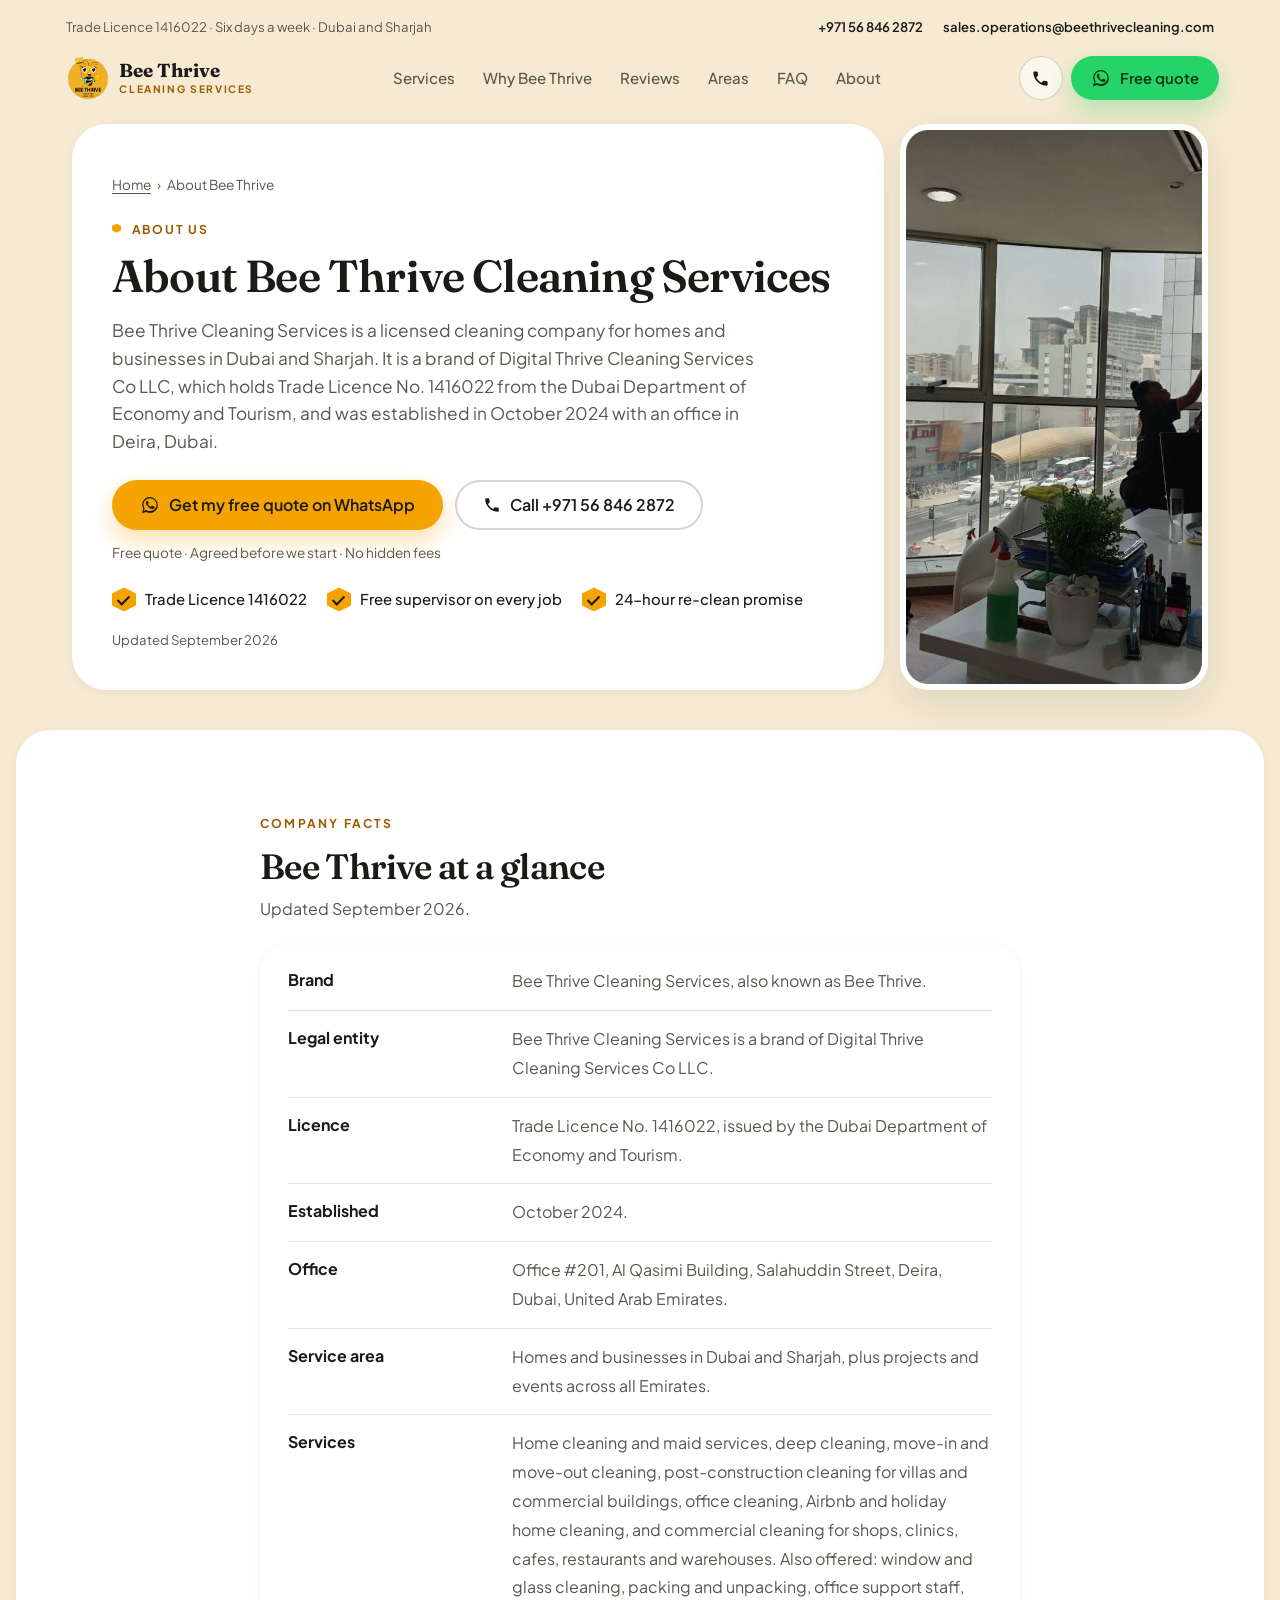
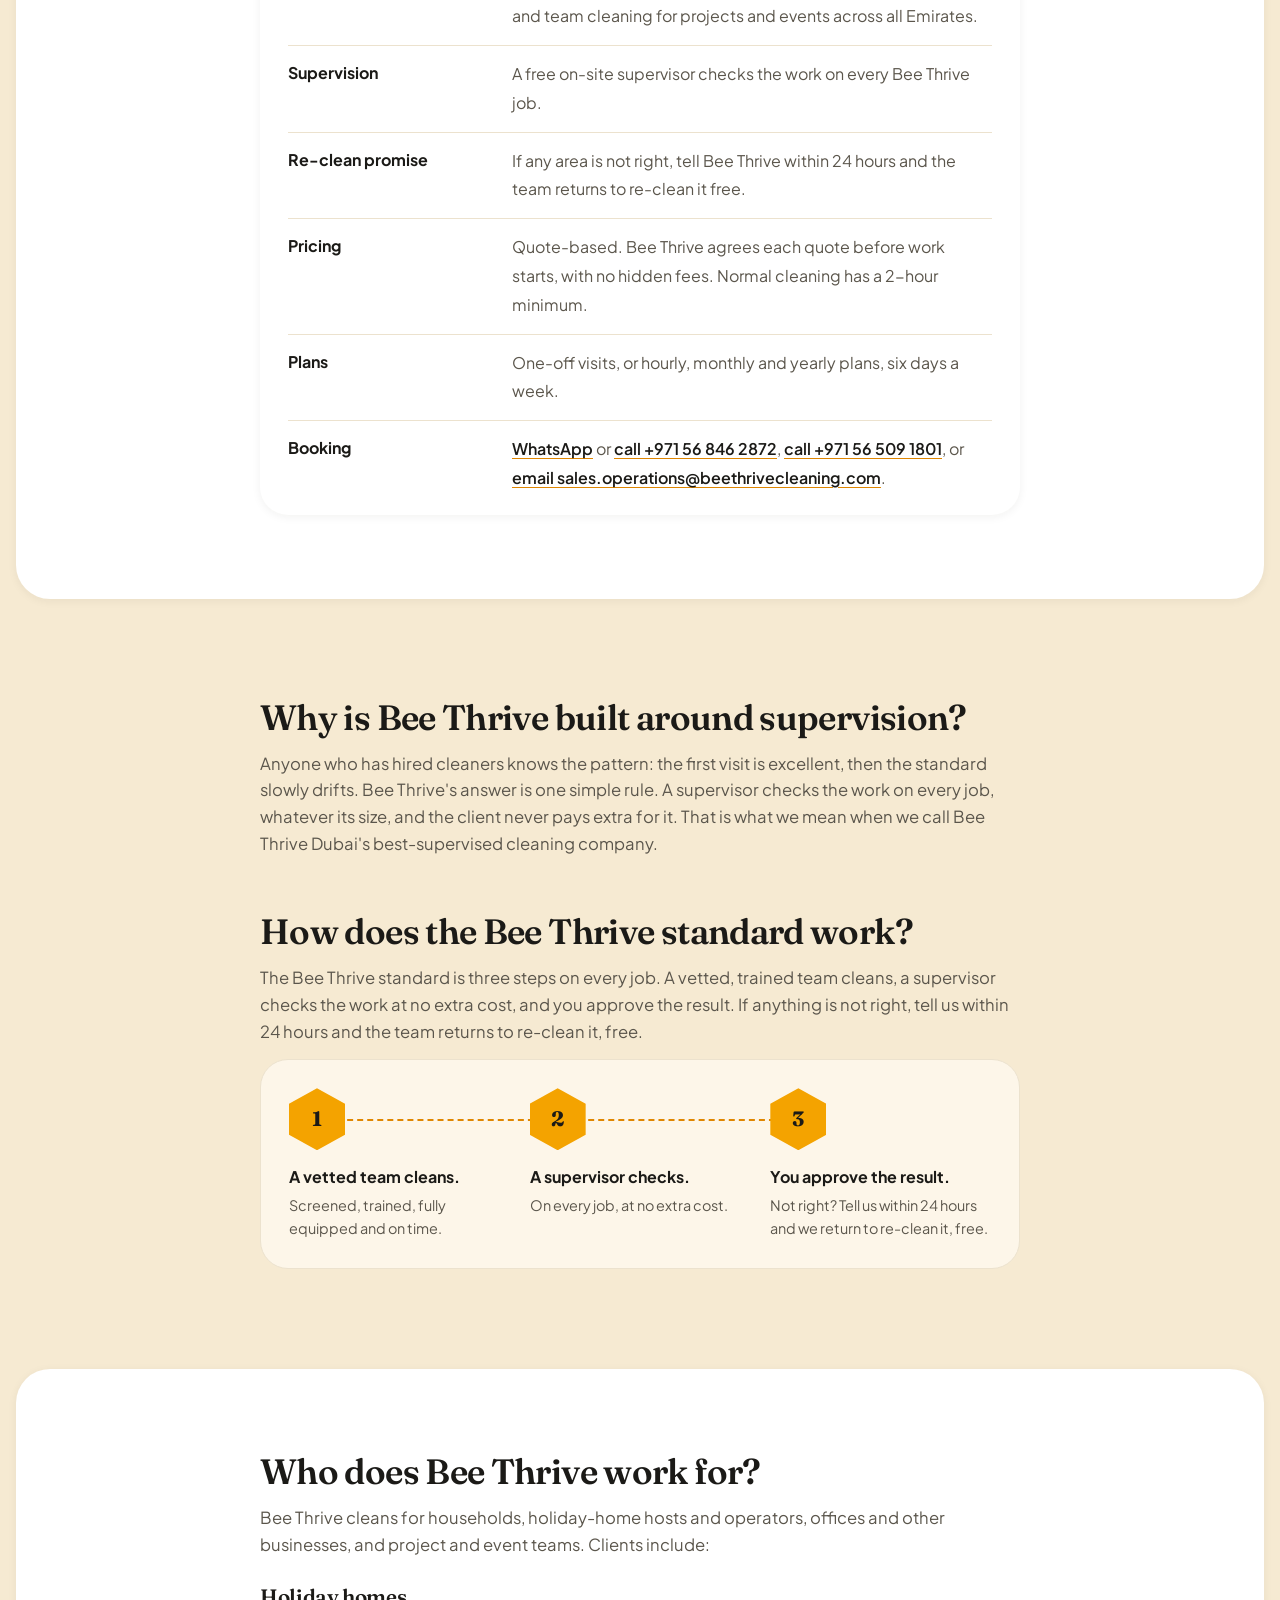
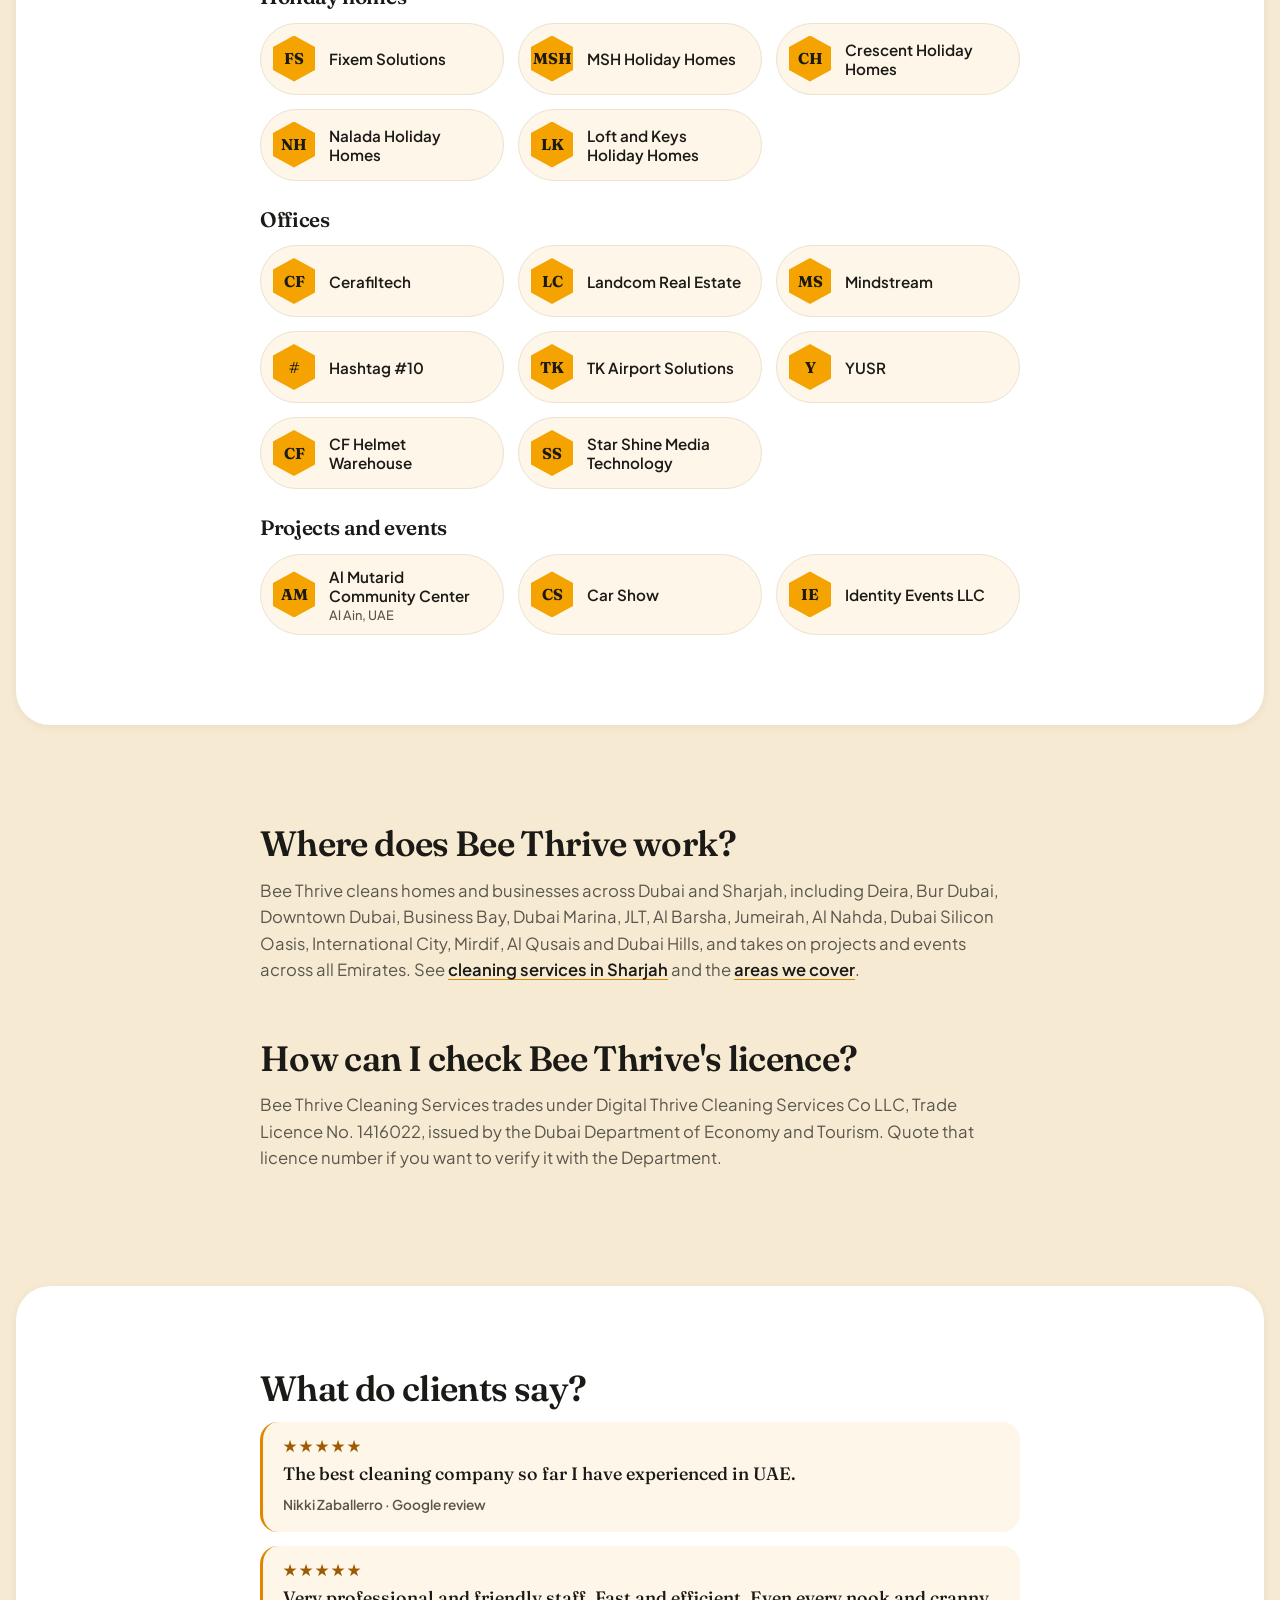
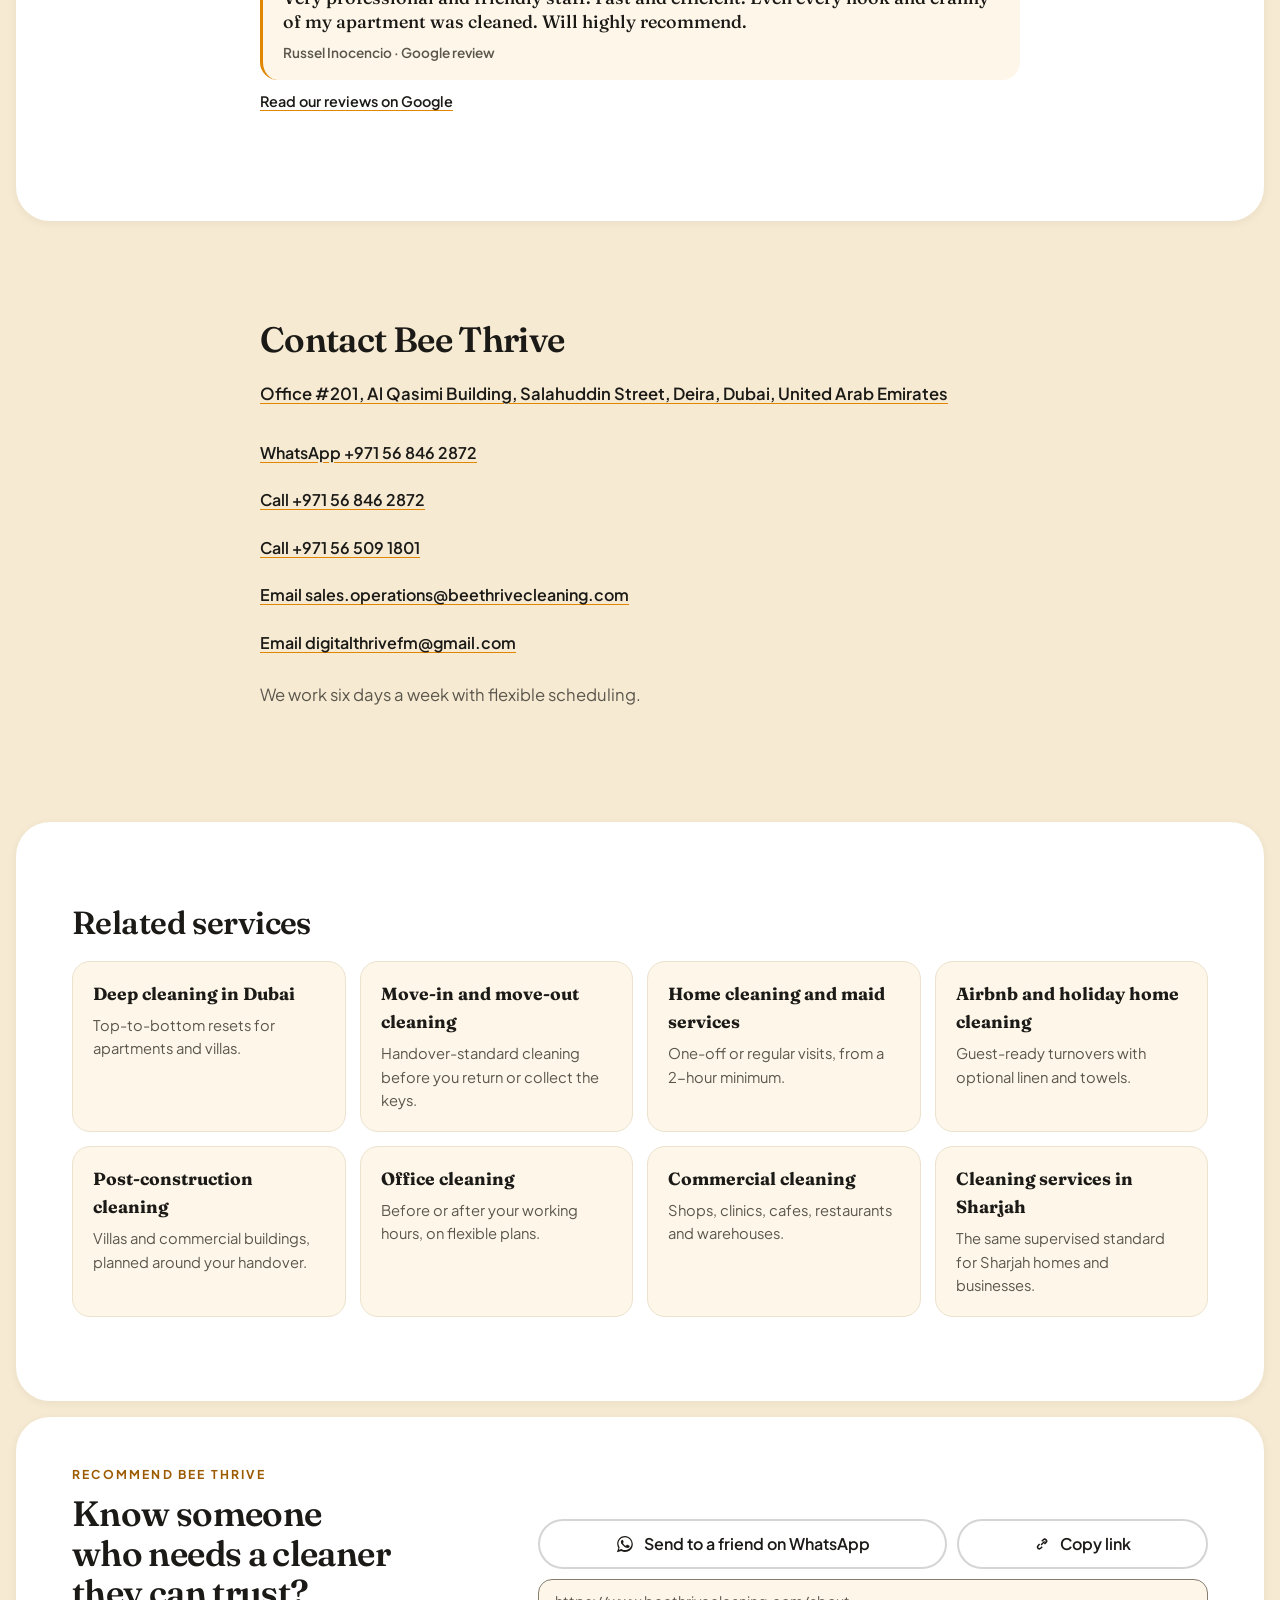
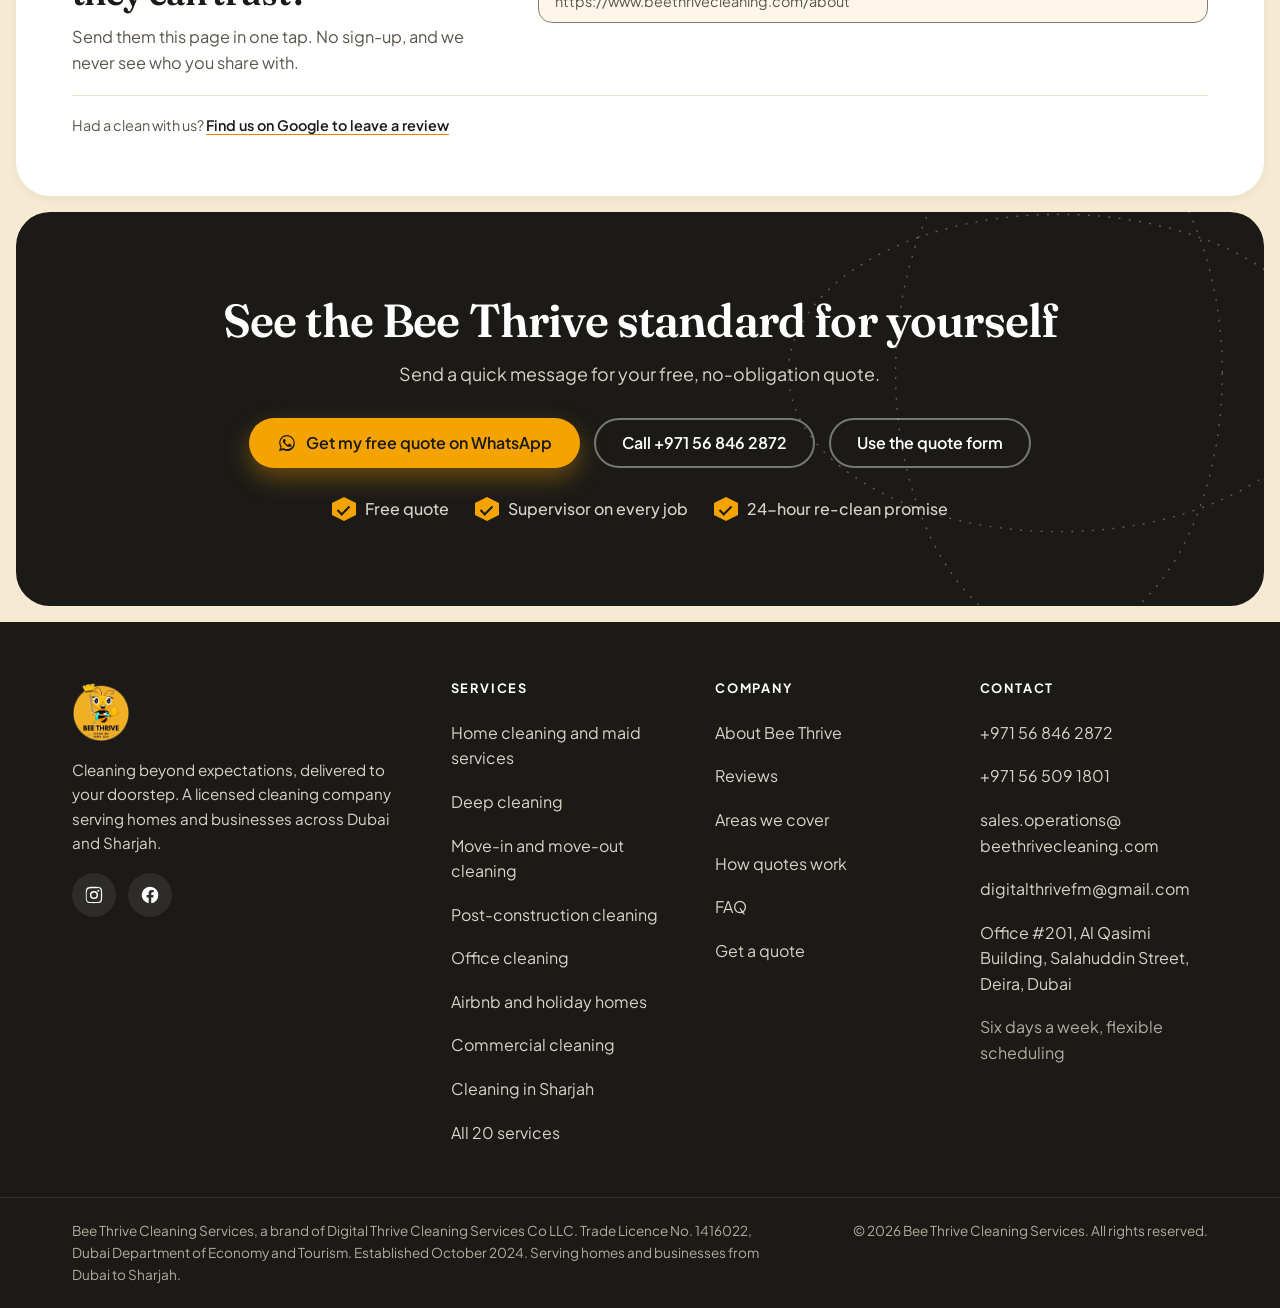
<file: about.html>
<!DOCTYPE html>
<html lang="en">
<head>
  <meta charset="UTF-8" />
  <meta name="viewport" content="width=device-width, initial-scale=1.0, viewport-fit=cover" />
  <title>About Us: Licensed Dubai Cleaning Company | Bee Thrive</title>
  <meta name="description" content="Bee Thrive Cleaning Services is a brand of Digital Thrive Cleaning Services Co LLC, Trade Licence 1416022, established October 2024 in Deira, Dubai." />
  <link rel="canonical" href="https://www.beethrivecleaning.com/about" />
  <meta name="robots" content="index, follow, max-snippet:-1, max-image-preview:large, max-video-preview:-1" />
  <meta name="theme-color" content="#F4A300" />

  <meta property="og:type" content="website" />
  <meta property="og:site_name" content="Bee Thrive Cleaning Services" />
  <meta property="og:locale" content="en_AE" />
  <meta property="og:url" content="https://www.beethrivecleaning.com/about" />
  <meta property="og:title" content="About Bee Thrive Cleaning Services" />
  <meta property="og:description" content="Licensed Dubai cleaning company, established October 2024. A free supervisor on every job." />
  <meta property="og:image" content="https://www.beethrivecleaning.com/assets/og/og-about-v1.jpg" />
  <meta property="og:image:type" content="image/jpeg" />
  <meta property="og:image:width" content="1200" />
  <meta property="og:image:height" content="630" />
  <meta property="og:image:alt" content="Bee Thrive Cleaning Services share card: &quot;Licensed, supervised, established October 2024&quot;, with photos of real Bee Thrive work" />
  <meta name="twitter:card" content="summary_large_image" />
  <meta name="twitter:title" content="About Bee Thrive Cleaning Services" />
  <meta name="twitter:description" content="Licensed Dubai cleaning company, established October 2024. A free supervisor on every job." />
  <meta name="twitter:image" content="https://www.beethrivecleaning.com/assets/og/og-about-v1.jpg" />
  <meta name="twitter:image:alt" content="Bee Thrive Cleaning Services share card: &quot;Licensed, supervised, established October 2024&quot;, with photos of real Bee Thrive work" />

  <link rel="icon" href="/assets/favicon.ico" sizes="any" />
  <link rel="icon" type="image/png" href="/assets/favicon-32.png" sizes="32x32" />
  <link rel="apple-touch-icon" href="/assets/apple-touch.png" />
  <link rel="manifest" href="/site.webmanifest" />
  <link rel="preload" as="image" href="/assets/work-windows-2.jpg" fetchpriority="high" media="(min-width: 941px)" />

  <!-- Fonts: loaded without blocking render, with a no-JS fallback -->
  <link rel="preconnect" href="https://fonts.googleapis.com" />
  <link rel="preconnect" href="https://fonts.gstatic.com" crossorigin />
  <link rel="preload" as="style" href="https://fonts.googleapis.com/css2?family=Fraunces:ital,opsz,wght@0,9..144,400;0,9..144,500;0,9..144,600;0,9..144,700;1,9..144,500&family=Plus+Jakarta+Sans:wght@400;500;600;700&display=swap" />
  <link rel="stylesheet" href="https://fonts.googleapis.com/css2?family=Fraunces:ital,opsz,wght@0,9..144,400;0,9..144,500;0,9..144,600;0,9..144,700;1,9..144,500&family=Plus+Jakarta+Sans:wght@400;500;600;700&display=swap" media="print" onload="this.media='all'" />
  <noscript>
    <link rel="stylesheet" href="https://fonts.googleapis.com/css2?family=Fraunces:ital,opsz,wght@0,9..144,400;0,9..144,500;0,9..144,600;0,9..144,700;1,9..144,500&family=Plus+Jakarta+Sans:wght@400;500;600;700&display=swap" />
  </noscript>

  <link rel="stylesheet" href="/styles.css" />
  <link rel="stylesheet" href="/pages.css" />

  <script type="application/ld+json">
{
  "@context": "https://schema.org",
  "@graph": [
    {
      "@type": "AboutPage",
      "@id": "https://www.beethrivecleaning.com/about#webpage",
      "url": "https://www.beethrivecleaning.com/about",
      "name": "About Us: Licensed Dubai Cleaning Company | Bee Thrive",
      "description": "Bee Thrive Cleaning Services is a brand of Digital Thrive Cleaning Services Co LLC, Trade Licence 1416022, established October 2024 in Deira, Dubai.",
      "isPartOf": {
        "@id": "https://www.beethrivecleaning.com/#website"
      },
      "about": {
        "@id": "https://www.beethrivecleaning.com/#business"
      },
      "mainEntity": {
        "@id": "https://www.beethrivecleaning.com/#business"
      },
      "primaryImageOfPage": {
        "@id": "https://www.beethrivecleaning.com/about#primaryimage"
      },
      "breadcrumb": {
        "@id": "https://www.beethrivecleaning.com/about#breadcrumb"
      },
      "inLanguage": "en-AE",
      "dateModified": "2026-09-29"
    },
    {
      "@type": "WebSite",
      "@id": "https://www.beethrivecleaning.com/#website",
      "url": "https://www.beethrivecleaning.com/",
      "name": "Bee Thrive Cleaning Services",
      "alternateName": "Bee Thrive",
      "inLanguage": "en-AE",
      "publisher": {
        "@id": "https://www.beethrivecleaning.com/#business"
      }
    },
    {
      "@type": "ImageObject",
      "@id": "https://www.beethrivecleaning.com/about#primaryimage",
      "url": "https://www.beethrivecleaning.com/assets/work-windows-2.jpg",
      "contentUrl": "https://www.beethrivecleaning.com/assets/work-windows-2.jpg",
      "width": 1280,
      "height": 958,
      "caption": "A Bee Thrive professional cleaning office windows high above a Deira street in Dubai"
    },
    {
      "@type": "HousekeepingService",
      "@id": "https://www.beethrivecleaning.com/#business",
      "additionalType": "https://www.productontology.org/id/Cleaner",
      "name": "Bee Thrive Cleaning Services",
      "alternateName": "Bee Thrive",
      "legalName": "Digital Thrive Cleaning Services Co LLC",
      "description": "Bee Thrive Cleaning Services is a licensed cleaning company for homes and businesses in Dubai and Sharjah, and a brand of Digital Thrive Cleaning Services Co LLC (Trade Licence No. 1416022, Dubai Department of Economy and Tourism), established in October 2024 with an office in Deira, Dubai. A free on-site supervisor checks the work on every job.",
      "slogan": "Cleaning beyond expectations, delivered to your doorstep.",
      "url": "https://www.beethrivecleaning.com/",
      "logo": {
        "@type": "ImageObject",
        "url": "https://www.beethrivecleaning.com/assets/icon-512.png",
        "width": 512,
        "height": 512
      },
      "image": [
        "https://www.beethrivecleaning.com/assets/og/og-home-v1.jpg",
        "https://www.beethrivecleaning.com/assets/work-windows-2.jpg",
        "https://www.beethrivecleaning.com/assets/work-office.jpg",
        "https://www.beethrivecleaning.com/assets/work-windows-1.jpg"
      ],
      "telephone": "+971 56 846 2872",
      "email": "sales.operations@beethrivecleaning.com",
      "contactPoint": [
        {
          "@type": "ContactPoint",
          "telephone": "+971 56 846 2872",
          "contactType": "customer service",
          "areaServed": "AE"
        },
        {
          "@type": "ContactPoint",
          "telephone": "+971 56 509 1801",
          "contactType": "customer service",
          "areaServed": "AE"
        }
      ],
      "foundingDate": "2024-10",
      "identifier": {
        "@type": "PropertyValue",
        "propertyID": "Dubai DET Trade Licence",
        "name": "Trade Licence No. 1416022, Dubai Department of Economy and Tourism",
        "value": "1416022"
      },
      "address": {
        "@type": "PostalAddress",
        "streetAddress": "Office #201, Al Qasimi Building, Salahuddin Street, Deira",
        "addressLocality": "Dubai",
        "addressRegion": "Dubai",
        "addressCountry": "AE"
      },
      "geo": {
        "@type": "GeoCoordinates",
        "latitude": 25.27064,
        "longitude": 55.32216
      },
      "hasMap": "https://www.google.com/maps?cid=14709114580816797633",
      "areaServed": [
        {
          "@type": "City",
          "name": "Dubai",
          "sameAs": "https://www.wikidata.org/wiki/Q612"
        },
        {
          "@type": "City",
          "name": "Sharjah",
          "sameAs": "https://www.wikidata.org/wiki/Q289693"
        },
        {
          "@type": "AdministrativeArea",
          "name": "Emirate of Dubai",
          "sameAs": "https://www.wikidata.org/wiki/Q613"
        },
        {
          "@type": "AdministrativeArea",
          "name": "Emirate of Sharjah",
          "sameAs": "https://www.wikidata.org/wiki/Q188810"
        }
      ],
      "knowsAbout": [
        "House cleaning",
        "Deep cleaning",
        "Move-in and move-out cleaning",
        "Post-construction cleaning",
        "Office cleaning",
        "Commercial cleaning",
        "Airbnb and holiday home cleaning",
        "Villa cleaning",
        "Apartment cleaning",
        "Carpet cleaning",
        "Window and glass cleaning"
      ],
      "sameAs": [
        "https://www.instagram.com/beethrivecleaning",
        "https://www.facebook.com/profile.php?id=61576092291203",
        "https://www.google.com/maps?cid=14709114580816797633"
      ]
    },
    {
      "@type": "BreadcrumbList",
      "@id": "https://www.beethrivecleaning.com/about#breadcrumb",
      "itemListElement": [
        {
          "@type": "ListItem",
          "position": 1,
          "name": "Home",
          "item": "https://www.beethrivecleaning.com/"
        },
        {
          "@type": "ListItem",
          "position": 2,
          "name": "About Bee Thrive",
          "item": "https://www.beethrivecleaning.com/about"
        }
      ]
    }
  ]
}
  </script>
</head>
<body data-page="about page">
  <a class="skip-link" href="#main">Skip to content</a>

  <!-- Icon sprite: each icon is drawn once and reused with <use href="#i-..."> -->
  <svg class="svg-sprite" aria-hidden="true" focusable="false" xmlns="http://www.w3.org/2000/svg">
    <symbol id="i-wa" viewBox="0 0 32 32"><path d="M16 3C9 3 3.5 8.5 3.5 15.5c0 2.4.7 4.7 1.9 6.7L3 29l7-1.8c1.9 1 4 1.6 6 1.6 7 0 12.5-5.5 12.5-12.5S23 3 16 3zm0 22.7c-1.8 0-3.6-.5-5.1-1.4l-.4-.2-4.2 1.1 1.1-4.1-.3-.4a10 10 0 01-1.6-5.5c0-5.6 4.6-10.2 10.5-10.2S26.5 9.9 26.5 15.5 21.9 25.7 16 25.7zm5.8-7.6c-.3-.2-1.9-.9-2.2-1-.3-.1-.5-.2-.7.2-.2.3-.8 1-1 1.2-.2.2-.4.2-.7.1-.3-.2-1.4-.5-2.6-1.6-1-.9-1.6-1.9-1.8-2.3-.2-.3 0-.5.1-.7l.5-.6c.2-.2.2-.3.4-.6.1-.2 0-.4 0-.6l-1-2.3c-.3-.6-.5-.5-.7-.5h-.6c-.2 0-.6.1-.9.4-.3.3-1.2 1.1-1.2 2.8s1.2 3.3 1.4 3.5c.2.2 2.5 3.8 6 5.3.8.4 1.5.6 2 .7.8.3 1.6.2 2.2.1.7-.1 1.9-.8 2.2-1.5.3-.7.3-1.4.2-1.5-.1-.2-.3-.3-.6-.4z"/></symbol>
    <symbol id="i-phone" viewBox="0 0 24 24"><path d="M6.6 10.8a15.6 15.6 0 006.6 6.6l2.2-2.2a1 1 0 011-.24 11.4 11.4 0 003.6.57 1 1 0 011 1V20a1 1 0 01-1 1A17 17 0 013 4a1 1 0 011-1h3.5a1 1 0 011 1c0 1.25.2 2.46.57 3.6a1 1 0 01-.25 1z"/></symbol>
    <symbol id="i-home" viewBox="0 0 24 24"><path d="M12 3l9 8h-3v9h-4v-6h-4v6H6v-9H3l9-8z"/></symbol>
    <symbol id="i-business" viewBox="0 0 24 24"><path d="M3 21V8l9-5 9 5v13h-6v-6H9v6H3z"/></symbol>
    <symbol id="i-holiday" viewBox="0 0 24 24"><path d="M3 11h18v2H3zm2 3h14v6h-2v-2H7v2H5v-6zm3-9h8a3 3 0 013 3v2H5V8a3 3 0 013-3z"/></symbol>
    <symbol id="i-person" viewBox="0 0 24 24"><path d="M12 2a4 4 0 014 4 4 4 0 01-8 0 4 4 0 014-4zm0 10c4 0 8 2 8 5v3H4v-3c0-3 4-5 8-5z"/></symbol>
    <symbol id="i-box" viewBox="0 0 24 24"><path d="M12 2l9 4.5v11L12 22l-9-4.5v-11L12 2zm0 2.2L6.2 7.1 12 10l5.8-2.9L12 4.2zM5 8.7v7.6l6 3v-7.6l-6-3zm14 0l-6 3v7.6l6-3V8.7z"/></symbol>
    <symbol id="i-build" viewBox="0 0 24 24"><path d="M11 4h2a1 1 0 011 1v3.1A7 7 0 0119 15v1h2v3H3v-3h2v-1a7 7 0 015-6.9V5a1 1 0 011-1zm-1 6.3A5 5 0 007 15v1h10v-1a5 5 0 00-3-4.7V13h-4v-2.7z"/></symbol>
    <symbol id="i-spark" viewBox="0 0 24 24"><path d="M12 2l2.3 6.4L21 11l-6.7 2.6L12 20l-2.3-6.4L3 11l6.7-2.6L12 2zm7 13l.9 2.1L22 18l-2.1.9L19 21l-.9-2.1L16 18l2.1-.9L19 15z"/></symbol>
    <symbol id="i-moon" viewBox="0 0 24 24"><path d="M13.4 2.1A10 10 0 1021.9 14 8 8 0 0113.4 2.1z"/></symbol>
    <symbol id="i-flag" viewBox="0 0 24 24"><path d="M5 3h14a1 1 0 011 1v16l-8-4.5L4 20V4a1 1 0 011-1z"/></symbol>
    <symbol id="i-arrow" viewBox="0 0 24 24"><path d="M5 12h13M13 6l6 6-6 6" fill="none" stroke="currentColor" stroke-width="2.2" stroke-linecap="round" stroke-linejoin="round"/></symbol>
    <symbol id="i-seal" viewBox="0 0 24 24"><path d="M12 2l2.4 1.8 3-.3 1 2.8 2.6 1.5-.7 2.9.7 2.9-2.6 1.5-1 2.8-3-.3L12 22l-2.4-1.8-3 .3-1-2.8L3 16.5l.7-2.9L3 10.7l2.6-1.5 1-2.8 3 .3L12 2z" fill="#F4A300"/><path d="M10.4 14.6l-2.1-2.1-1.3 1.3 3.4 3.4 6-6-1.3-1.3z" fill="#1B1A17"/></symbol>
    <symbol id="i-seal-ink" viewBox="0 0 24 24"><path d="M12 2l2.4 1.8 3-.3 1 2.8 2.6 1.5-.7 2.9.7 2.9-2.6 1.5-1 2.8-3-.3L12 22l-2.4-1.8-3 .3-1-2.8L3 16.5l.7-2.9L3 10.7l2.6-1.5 1-2.8 3 .3L12 2z" fill="#1B1A17"/><path d="M10.4 14.6l-2.1-2.1-1.3 1.3 3.4 3.4 6-6-1.3-1.3z" fill="#F4A300"/></symbol>
    <symbol id="i-share" viewBox="0 0 24 24"><path d="M18 2a3 3 0 00-2.96 3.5L8.5 9.1a3 3 0 100 5.8l6.54 3.6A3 3 0 1018 16a3 3 0 00-1.98.75l-6.1-3.37a3 3 0 000-.76l6.1-3.37A3 3 0 1018 2z"/></symbol>
    <symbol id="i-link" viewBox="0 0 24 24"><path d="M10.6 13.4a1 1 0 010-1.4l3.4-3.4a1 1 0 111.4 1.4L12 13.4a1 1 0 01-1.4 0zM8.5 19.5a3.5 3.5 0 01-2.5-6l2.1-2.1 1.4 1.4-2.1 2.1a1.5 1.5 0 002.1 2.1l2.1-2.1 1.4 1.4-2.1 2.1a3.5 3.5 0 01-2.4 1.1zm7.4-6.9l-1.4-1.4 2.1-2.1a1.5 1.5 0 00-2.1-2.1l-2.1 2.1-1.4-1.4 2.1-2.1a3.5 3.5 0 015 5z"/></symbol>
  </svg>

  <!-- ============ HEADER ============ -->
  <header class="site-header" id="top" data-wa-from="header">
    <div class="topbar">
      <div class="topbar-inner">
        <p>Trade Licence 1416022 · Six days a week · Dubai and Sharjah</p>
        <p class="topbar-links">
          <a data-call-primary href="/#contact">+971 56 846 2872</a>
          <a data-email href="/#contact">sales.operations@<wbr>beethrivecleaning.com</a>
        </p>
      </div>
    </div>
    <div class="container header-inner">
      <a class="brand" href="/" aria-label="Bee Thrive Cleaning Services home">
        <img src="/assets/logo-mark-128.png" alt="Bee Thrive Cleaning Services logo" width="56" height="58" decoding="async" />
        <span class="brand-text"><span class="brand-name">Bee Thrive</span><span class="brand-sub">Cleaning Services</span></span>
      </a>
      <nav class="main-nav" id="main-nav" aria-label="Primary">
        <a href="/#services">Services</a>
        <a href="/#why">Why Bee Thrive</a>
        <a href="/#reviews">Reviews</a>
        <a href="/#areas">Areas</a>
        <a href="/#faq">FAQ</a>
        <a href="/about" aria-current="page">About</a>
        <div class="nav-cta">
          <a class="btn btn-whatsapp btn-block" data-wa-link href="/#contact">
            <svg class="wa-ico" aria-hidden="true" focusable="false"><use href="#i-wa"/></svg>
            <span><span class="label-long">Get my free</span><span class="label-short">Free</span> quote on WhatsApp</span>
          </a>
          <a class="btn btn-ghost btn-block" data-call-primary href="/#contact">Call +971 56 846 2872</a>
        </div>
      </nav>
      <div class="header-actions">
        <a class="icon-btn" data-call-primary href="/#contact" aria-label="Call Bee Thrive on +971 56 846 2872">
          <svg class="ph-ico" aria-hidden="true" focusable="false"><use href="#i-phone"/></svg>
        </a>
        <a class="btn btn-whatsapp" data-wa-link href="/#contact">
          <svg class="wa-ico" aria-hidden="true" focusable="false"><use href="#i-wa"/></svg> Free quote
        </a>
        <button class="nav-toggle" id="nav-toggle" aria-expanded="false" aria-controls="main-nav" aria-label="Open menu"><span></span><span></span><span></span></button>
      </div>
    </div>
  </header>

  <main id="main">
    <section class="page-hero" data-wa-from="hero" aria-labelledby="page-title">
      <div class="container page-hero-inner">
        <div class="page-hero-copy">
          <nav class="breadcrumbs" aria-label="Breadcrumb">
            <ol><li><a href="/">Home</a></li><li><span aria-current="page">About Bee Thrive</span></li></ol>
          </nav>
          <p class="eyebrow"><span class="hex-dot" aria-hidden="true"></span> About us</p>
          <h1 id="page-title">About Bee Thrive Cleaning Services</h1>
          <p class="page-lead">Bee Thrive Cleaning Services is a licensed cleaning company for homes and businesses in Dubai and Sharjah. It is a brand of Digital Thrive Cleaning Services Co LLC, which holds Trade Licence No. 1416022 from the Dubai Department of Economy and Tourism, and was established in October 2024 with an office in Deira, Dubai.</p>
          <div class="hero-cta" data-bar-trigger>
            <a class="btn btn-primary" data-wa-link href="/#contact">
              <svg class="wa-ico" aria-hidden="true" focusable="false"><use href="#i-wa"/></svg> <span><span class="label-long">Get my free quote</span><span class="label-short">Free quote</span> on WhatsApp</span></a>
            <a class="btn btn-ghost" data-call-primary href="/#contact">
              <svg class="ph-ico" aria-hidden="true" focusable="false"><use href="#i-phone"/></svg> Call +971 56 846 2872</a>
          </div>
          <p class="cta-micro">Free quote · Agreed before we start · No hidden fees</p>
          <ul class="hero-trust">
            <li><span class="hex-check" aria-hidden="true"></span> Trade Licence 1416022</li>
            <li><span class="hex-check" aria-hidden="true"></span> Free supervisor on every job</li>
            <li><span class="hex-check" aria-hidden="true"></span> 24-hour re-clean promise</li>
          </ul>
          <p class="page-updated">Updated <time datetime="2026-09-29">September 2026</time></p>
        </div>
        <figure class="page-hero-photo">
          <img src="/assets/work-windows-2.jpg" alt="A Bee Thrive professional cleaning office windows high above a Deira street in Dubai" width="1280" height="958" fetchpriority="high" decoding="async" />
        </figure>
      </div>
    </section>

    <section class="section panel" aria-labelledby="at-a-glance-title">
      <div class="container">
        <div class="prose" id="at-a-glance" data-wa-from="at a glance">
          <header class="section-head section-head-left">
            <p class="kicker">Company facts</p>
            <h2 id="at-a-glance-title">Bee Thrive at a glance</h2>
            <p class="section-intro">Updated September 2026.</p>
          </header>
          <dl class="facts-list">
            <div class="facts-row"><dt>Brand</dt><dd>Bee Thrive Cleaning Services, also known as Bee Thrive.</dd></div>
            <div class="facts-row"><dt>Legal entity</dt><dd>Bee Thrive Cleaning Services is a brand of Digital Thrive Cleaning Services Co LLC.</dd></div>
            <div class="facts-row"><dt>Licence</dt><dd>Trade Licence No. 1416022, issued by the Dubai Department of Economy and Tourism.</dd></div>
            <div class="facts-row"><dt>Established</dt><dd>October 2024.</dd></div>
            <div class="facts-row"><dt>Office</dt><dd>Office #201, Al Qasimi Building, Salahuddin Street, Deira, Dubai, United Arab Emirates.</dd></div>
            <div class="facts-row"><dt>Service area</dt><dd>Homes and businesses in Dubai and Sharjah, plus projects and events across all Emirates.</dd></div>
            <div class="facts-row"><dt>Services</dt><dd>Home cleaning and maid services, deep cleaning, move-in and move-out cleaning, post-construction cleaning for villas and commercial buildings, office cleaning, Airbnb and holiday home cleaning, and commercial cleaning for shops, clinics, cafes, restaurants and warehouses. Also offered: window and glass cleaning, packing and unpacking, office support staff, and team cleaning for projects and events across all Emirates.</dd></div>
            <div class="facts-row"><dt>Supervision</dt><dd>A free on-site supervisor checks the work on every Bee Thrive job.</dd></div>
            <div class="facts-row"><dt>Re-clean promise</dt><dd>If any area is not right, tell Bee Thrive within 24 hours and the team returns to re-clean it free.</dd></div>
            <div class="facts-row"><dt>Pricing</dt><dd>Quote-based. Bee Thrive agrees each quote before work starts, with no hidden fees. Normal cleaning has a 2-hour minimum.</dd></div>
            <div class="facts-row"><dt>Plans</dt><dd>One-off visits, or hourly, monthly and yearly plans, six days a week.</dd></div>
            <div class="facts-row"><dt>Booking</dt><dd><a data-wa-link href="/#contact">WhatsApp</a> or <a data-call-primary href="/#contact">call +971 56 846 2872</a>, <a data-call-secondary href="/#contact">call +971 56 509 1801</a>, or <a data-email href="/#contact">email sales.operations@beethrivecleaning.com</a>.</dd></div>
          </dl>
        </div>
      </div>
    </section>

    <section class="section on-canvas" aria-labelledby="supervision-title">
      <div class="container">
        <div class="prose" id="supervision" data-wa-from="why supervision">
          <h2 id="supervision-title">Why is Bee Thrive built around supervision?</h2>
          <p>Anyone who has hired cleaners knows the pattern: the first visit is excellent, then the standard slowly drifts. Bee Thrive's answer is one simple rule. A supervisor checks the work on every job, whatever its size, and the client never pays extra for it. That is what we mean when we call Bee Thrive Dubai's best-supervised cleaning company.</p>
        </div>
        <div class="prose" id="standard" data-wa-from="the Bee Thrive standard">
          <h2 id="standard-title">How does the Bee Thrive standard work?</h2>
          <p>The Bee Thrive standard is three steps on every job. A vetted, trained team cleans, a supervisor checks the work at no extra cost, and you approve the result. If anything is not right, tell us within 24 hours and the team returns to re-clean it, free.</p>
          <div class="standard-loop">
            <h3 class="visually-hidden">The three steps of the Bee Thrive standard</h3>
            <ol class="loop-list">
              <li class="hex-node"><span class="hex-num" aria-hidden="true">1</span><strong>A vetted team cleans.</strong><span>Screened, trained, fully equipped and on time.</span></li>
              <li class="hex-node"><span class="hex-num" aria-hidden="true">2</span><strong>A supervisor checks.</strong><span>On every job, at no extra cost.</span></li>
              <li class="hex-node"><span class="hex-num" aria-hidden="true">3</span><strong>You approve the result.</strong><span>Not right? Tell us within 24 hours and we return to re-clean it, free.</span></li>
            </ol>
          </div>
        </div>
      </div>
    </section>

    <section class="section panel" aria-labelledby="clients-title">
      <div class="container">
        <div class="prose" id="clients" data-wa-from="clients">
          <h2 id="clients-title">Who does Bee Thrive work for?</h2>
          <p>Bee Thrive cleans for households, holiday-home hosts and operators, offices and other businesses, and project and event teams. Clients include:</p>
          <h3>Holiday homes</h3>
          <div class="client-grid">
            <article class="client-card"><span class="client-mono" aria-hidden="true">FS</span><span class="client-name">Fixem Solutions</span></article>
            <article class="client-card"><span class="client-mono" aria-hidden="true">MSH</span><span class="client-name">MSH Holiday Homes</span></article>
            <article class="client-card"><span class="client-mono" aria-hidden="true">CH</span><span class="client-name">Crescent Holiday Homes</span></article>
            <article class="client-card"><span class="client-mono" aria-hidden="true">NH</span><span class="client-name">Nalada Holiday Homes</span></article>
            <article class="client-card"><span class="client-mono" aria-hidden="true">LK</span><span class="client-name">Loft and Keys Holiday Homes</span></article>
          </div>
          <h3>Offices</h3>
          <div class="client-grid">
            <article class="client-card"><span class="client-mono" aria-hidden="true">CF</span><span class="client-name">Cerafiltech</span></article>
            <article class="client-card"><span class="client-mono" aria-hidden="true">LC</span><span class="client-name">Landcom Real Estate</span></article>
            <article class="client-card"><span class="client-mono" aria-hidden="true">MS</span><span class="client-name">Mindstream</span></article>
            <article class="client-card"><span class="client-mono" aria-hidden="true">#</span><span class="client-name">Hashtag #10</span></article>
            <article class="client-card"><span class="client-mono" aria-hidden="true">TK</span><span class="client-name">TK Airport Solutions</span></article>
            <article class="client-card"><span class="client-mono" aria-hidden="true">Y</span><span class="client-name">YUSR</span></article>
            <article class="client-card"><span class="client-mono" aria-hidden="true">CF</span><span class="client-name">CF Helmet Warehouse</span></article>
            <article class="client-card"><span class="client-mono" aria-hidden="true">SS</span><span class="client-name">Star Shine Media Technology</span></article>
          </div>
          <h3>Projects and events</h3>
          <div class="client-grid">
            <article class="client-card"><span class="client-mono" aria-hidden="true">AM</span><span class="client-name">Al Mutarid Community Center<span class="client-loc">Al Ain, UAE</span></span></article>
            <article class="client-card"><span class="client-mono" aria-hidden="true">CS</span><span class="client-name">Car Show</span></article>
            <article class="client-card"><span class="client-mono" aria-hidden="true">IE</span><span class="client-name">Identity Events LLC</span></article>
          </div>
        </div>
      </div>
    </section>

    <section class="section on-canvas" aria-labelledby="areas-title">
      <div class="container">
        <div class="prose" id="areas" data-wa-from="where we work">
          <h2 id="areas-title">Where does Bee Thrive work?</h2>
          <p>Bee Thrive cleans homes and businesses across Dubai and Sharjah, including Deira, Bur Dubai, Downtown Dubai, Business Bay, Dubai Marina, JLT, Al Barsha, Jumeirah, Al Nahda, Dubai Silicon Oasis, International City, Mirdif, Al Qusais and Dubai Hills, and takes on projects and events across all Emirates. See <a href="/cleaning-services-sharjah">cleaning services in Sharjah</a> and the <a href="/#areas">areas we cover</a>.</p>
        </div>
        <div class="prose" id="licence" data-wa-from="licence">
          <h2 id="licence-title">How can I check Bee Thrive's licence?</h2>
          <p>Bee Thrive Cleaning Services trades under Digital Thrive Cleaning Services Co LLC, Trade Licence No. 1416022, issued by the Dubai Department of Economy and Tourism. Quote that licence number if you want to verify it with the Department.</p>
          <!-- OWNER: add the official DET verification link or licence image when supplied -->
        </div>
      </div>
    </section>

    <section class="section panel" aria-labelledby="reviews-title">
      <div class="container">
        <div class="prose" id="reviews" data-wa-from="reviews">
          <h2 id="reviews-title">What do clients say?</h2>
          <div class="page-reviews">
            <figure class="hero-quote page-review">
            <div class="stars" role="img" aria-label="Rated 5 out of 5 stars">&#9733;&#9733;&#9733;&#9733;&#9733;</div>
            <blockquote>The best cleaning company so far I have experienced in UAE.</blockquote>
            <figcaption>Nikki Zaballerro · Google review</figcaption>
          </figure>
            <figure class="hero-quote page-review">
            <div class="stars" role="img" aria-label="Rated 5 out of 5 stars">&#9733;&#9733;&#9733;&#9733;&#9733;</div>
            <blockquote>Very professional and friendly staff. Fast and efficient. Even every nook and cranny of my apartment was cleaned. Will highly recommend.</blockquote>
            <figcaption>Russel Inocencio · Google review</figcaption>
          </figure>
          </div>
          <p class="page-note"><a data-maps href="https://www.google.com/maps?cid=14709114580816797633">Read our reviews on Google</a></p>
        </div>
      </div>
    </section>

    <section class="section on-canvas" aria-labelledby="contact-us-title">
      <div class="container">
        <div class="prose" id="contact-us" data-wa-from="contact details">
          <h2 id="contact-us-title">Contact Bee Thrive</h2>
          <p><a class="page-address" data-maps href="https://www.google.com/maps?cid=14709114580816797633">Office #201, Al Qasimi Building, Salahuddin Street, Deira, Dubai, United Arab Emirates</a></p>
          <ul class="page-contact-list">
            <li><a data-wa-link href="/#contact">WhatsApp +971 56 846 2872</a></li>
            <li><a data-call-primary href="/#contact">Call +971 56 846 2872</a></li>
            <li><a data-call-secondary href="/#contact">Call +971 56 509 1801</a></li>
            <li><a data-email href="/#contact">Email sales.operations@beethrivecleaning.com</a></li>
            <li><a data-email-secondary href="/#contact">Email digitalthrivefm@gmail.com</a></li>
          </ul>
          <p>We work six days a week with flexible scheduling.</p>
        </div>
      </div>
    </section>

    <section class="section panel" data-wa-from="related services" aria-labelledby="related-title">
      <div class="container">
        <h2 id="related-title" class="related-title">Related services</h2>
        <ul class="related-grid">
          <li><a class="related-card" href="/deep-cleaning-dubai"><strong>Deep cleaning in Dubai</strong><span>Top-to-bottom resets for apartments and villas.</span></a></li>
          <li><a class="related-card" href="/move-in-move-out-cleaning-dubai"><strong>Move-in and move-out cleaning</strong><span>Handover-standard cleaning before you return or collect the keys.</span></a></li>
          <li><a class="related-card" href="/home-cleaning-dubai"><strong>Home cleaning and maid services</strong><span>One-off or regular visits, from a 2-hour minimum.</span></a></li>
          <li><a class="related-card" href="/holiday-home-cleaning-dubai"><strong>Airbnb and holiday home cleaning</strong><span>Guest-ready turnovers with optional linen and towels.</span></a></li>
          <li><a class="related-card" href="/post-construction-cleaning-dubai"><strong>Post-construction cleaning</strong><span>Villas and commercial buildings, planned around your handover.</span></a></li>
          <li><a class="related-card" href="/office-cleaning-dubai"><strong>Office cleaning</strong><span>Before or after your working hours, on flexible plans.</span></a></li>
          <li><a class="related-card" href="/commercial-cleaning-dubai"><strong>Commercial cleaning</strong><span>Shops, clinics, cafes, restaurants and warehouses.</span></a></li>
          <li><a class="related-card" href="/cleaning-services-sharjah"><strong>Cleaning services in Sharjah</strong><span>The same supervised standard for Sharjah homes and businesses.</span></a></li>
        </ul>
      </div>
    </section>

    <section class="share-block" id="recommend" data-share data-wa-from="recommend" aria-labelledby="share-title">
      <div class="container share-inner">
        <div class="share-copy">
          <p class="kicker">Recommend Bee Thrive</p>
          <h2 id="share-title">Know someone who needs a cleaner they can trust?</h2>
          <p>Send them this page in one tap. No sign-up, and we never see who you share with.</p>
        </div>
        <div class="share-actions">
          <a class="btn btn-ghost" data-share-wa href="#recommend"><svg class="wa-ico" aria-hidden="true" focusable="false"><use href="#i-wa"/></svg> Send to a friend on WhatsApp</a>
          <button type="button" class="btn btn-ghost" data-share-copy><svg class="ph-ico" aria-hidden="true" focusable="false"><use href="#i-link"/></svg> Copy link</button>
          <button type="button" class="btn btn-ghost" data-share-native hidden><svg class="ph-ico" aria-hidden="true" focusable="false"><use href="#i-share"/></svg> More ways to share</button>
          <label class="visually-hidden" for="share-url">Link to this page</label>
          <input class="share-url" id="share-url" type="text" readonly value="https://www.beethrivecleaning.com/about" />
          <p class="share-status" role="status" aria-live="polite"></p>
        </div>
        <p class="share-review">Had a clean with us? <a data-review-link data-review-label="Leave a Google review" href="https://www.google.com/maps?cid=14709114580816797633">Find us on Google to leave a review</a></p>
      </div>
    </section>

    <section class="panel-ink final-cta" data-wa-from="final call to action" data-bar-hide aria-labelledby="final-title">
      <div class="orbit" aria-hidden="true">
        <div class="o1"><svg viewBox="0 0 600 600" fill="none" xmlns="http://www.w3.org/2000/svg"><ellipse cx="300" cy="300" rx="290" ry="170" stroke="rgba(252,252,252,0.30)" stroke-width="1.5" stroke-dasharray="2 9"/></svg></div>
        <div class="o2"><svg viewBox="0 0 600 600" fill="none" xmlns="http://www.w3.org/2000/svg"><ellipse cx="300" cy="300" rx="175" ry="285" stroke="rgba(252,252,252,0.30)" stroke-width="1.5" stroke-dasharray="2 9"/></svg></div>
      </div>
      <div class="container final-cta-inner">
        <h2 id="final-title">See the Bee Thrive standard for yourself</h2>
        <p>Send a quick message for your free, no-obligation quote.</p>
        <div class="final-cta-actions">
          <a class="btn btn-primary" data-wa-link href="/#contact"><svg class="wa-ico" aria-hidden="true" focusable="false"><use href="#i-wa"/></svg> <span><span class="label-long">Get my free</span><span class="label-short">Free</span> quote on WhatsApp</span></a>
          <a class="btn btn-ghost-light" data-call-primary href="/#contact">Call +971 56 846 2872</a>
          <a class="btn btn-ghost-light" href="/#contact">Use the quote form</a>
        </div>
        <ul class="final-ticks">
          <li><span class="hex-check" aria-hidden="true"></span> Free quote</li>
          <li><span class="hex-check" aria-hidden="true"></span> Supervisor on every job</li>
          <li><span class="hex-check" aria-hidden="true"></span> 24-hour re-clean promise</li>
        </ul>
      </div>
    </section>
  </main>

  <!-- ============ FOOTER ============ -->
  <footer class="site-footer" data-wa-from="footer">
    <div class="container footer-grid">
      <div class="footer-brand">
        <h2 class="visually-hidden">Bee Thrive Cleaning Services</h2>
        <a class="brand brand-footer" href="/" aria-label="Bee Thrive Cleaning Services home">
          <img src="/assets/logo-mark-128.png" srcset="/assets/logo-mark-128.png 1x, /assets/logo-mark@400.png 3x" alt="Bee Thrive Cleaning Services logo" width="64" height="66" loading="lazy" decoding="async" />
        </a>
        <p>Cleaning beyond expectations, delivered to your doorstep. A licensed cleaning company serving homes and businesses across Dubai and Sharjah.</p>
        <div class="footer-social">
          <a data-instagram href="https://www.instagram.com/beethrivecleaning" aria-label="Instagram"><svg viewBox="0 0 24 24" aria-hidden="true"><path d="M12 2.2c3.2 0 3.6 0 4.8.07 1.2.06 1.8.25 2.2.41.6.22 1 .48 1.4.9.42.4.68.8.9 1.4.16.4.35 1 .41 2.2.07 1.2.07 1.6.07 4.8s0 3.6-.07 4.8c-.06 1.2-.25 1.8-.41 2.2-.22.6-.48 1-.9 1.4-.4.42-.8.68-1.4.9-.4.16-1 .35-2.2.41-1.2.07-1.6.07-4.8.07s-3.6 0-4.8-.07c-1.2-.06-1.8-.25-2.2-.41a3.8 3.8 0 01-1.4-.9 3.8 3.8 0 01-.9-1.4c-.16-.4-.35-1-.41-2.2C2.2 15.6 2.2 15.2 2.2 12s0-3.6.07-4.8c.06-1.2.25-1.8.41-2.2.22-.6.48-1 .9-1.4.4-.42.8-.68 1.4-.9.4-.16 1-.35 2.2-.41C8.4 2.2 8.8 2.2 12 2.2zm0 1.8c-3.1 0-3.5 0-4.7.07-.9.04-1.4.2-1.7.32-.43.17-.74.37-1.06.69-.32.32-.52.63-.69 1.06-.12.3-.28.8-.32 1.7C3.2 8.5 3.2 8.9 3.2 12s0 3.5.07 4.7c.04.9.2 1.4.32 1.7.17.43.37.74.69 1.06.32.32.63.52 1.06.69.3.12.8.28 1.7.32 1.2.07 1.6.07 4.7.07s3.5 0 4.7-.07c.9-.04 1.4-.2 1.7-.32.43-.17.74-.37 1.06-.69.32-.32.52-.63.69-1.06.12-.3.28-.8.32-1.7.07-1.2.07-1.6.07-4.7s0-3.5-.07-4.7c-.04-.9-.2-1.4-.32-1.7a2.8 2.8 0 00-.69-1.06 2.8 2.8 0 00-1.06-.69c-.3-.12-.8-.28-1.7-.32C15.5 4 15.1 4 12 4zm0 3.1a4.9 4.9 0 110 9.8 4.9 4.9 0 010-9.8zm0 1.8a3.1 3.1 0 100 6.2 3.1 3.1 0 000-6.2zm5.1-3.2a1.15 1.15 0 110 2.3 1.15 1.15 0 010-2.3z"/></svg></a>
          <a data-facebook href="https://www.facebook.com/profile.php?id=61576092291203" aria-label="Facebook"><svg viewBox="0 0 24 24" aria-hidden="true"><path d="M22 12a10 10 0 10-11.6 9.9v-7H7.9V12h2.5V9.8c0-2.5 1.5-3.9 3.8-3.9 1.1 0 2.2.2 2.2.2v2.5h-1.3c-1.2 0-1.6.8-1.6 1.6V12h2.8l-.45 2.9h-2.35v7A10 10 0 0022 12z"/></svg></a>
        </div>
      </div>
      <div class="footer-col">
        <h3>Services</h3>
        <ul>
          <li><a href="/home-cleaning-dubai">Home cleaning and maid services</a></li>
          <li><a href="/deep-cleaning-dubai">Deep cleaning</a></li>
          <li><a href="/move-in-move-out-cleaning-dubai">Move-in and move-out cleaning</a></li>
          <li><a href="/post-construction-cleaning-dubai">Post-construction cleaning</a></li>
          <li><a href="/office-cleaning-dubai">Office cleaning</a></li>
          <li><a href="/holiday-home-cleaning-dubai">Airbnb and holiday homes</a></li>
          <li><a href="/commercial-cleaning-dubai">Commercial cleaning</a></li>
          <li><a href="/cleaning-services-sharjah">Cleaning in Sharjah</a></li>
          <li><a href="/#services">All 20 services</a></li>
        </ul>
      </div>
      <div class="footer-col">
        <h3>Company</h3>
        <ul>
          <li><a href="/about">About Bee Thrive</a></li>
          <li><a href="/#reviews">Reviews</a></li>
          <li><a href="/#areas">Areas we cover</a></li>
          <li><a href="/#quote">How quotes work</a></li>
          <li><a href="/#faq">FAQ</a></li>
          <li><a href="/#contact">Get a quote</a></li>
        </ul>
      </div>
      <div class="footer-col">
        <h3>Contact</h3>
        <ul>
          <li><a data-call-primary href="/#contact">+971 56 846 2872</a></li>
          <li><a data-call-secondary href="/#contact">+971 56 509 1801</a></li>
          <li><a data-email href="/#contact">sales.operations@<wbr>beethrivecleaning.com</a></li>
          <li><a data-email-secondary href="/#contact">digitalthrivefm@<wbr>gmail.com</a></li>
          <li><a data-maps href="https://www.google.com/maps?cid=14709114580816797633">Office #201, Al Qasimi Building, Salahuddin Street, Deira, Dubai</a></li>
          <li class="footer-note">Six days a week, flexible scheduling</li>
        </ul>
      </div>
    </div>
    <div class="footer-bottom"><div class="container footer-bottom-inner">
      <p>Bee Thrive Cleaning Services, a brand of Digital Thrive Cleaning Services Co LLC. Trade Licence No. 1416022, Dubai Department of Economy and Tourism. Established October 2024. Serving homes and businesses from Dubai to Sharjah.</p>
      <p>&copy; <span id="year"></span> Bee Thrive Cleaning Services. All rights reserved.</p>
    </div></div>
  </footer>

  <div class="action-bar" id="action-bar" role="region" aria-label="Quick contact" data-wa-from="mobile bar">
    <a class="btn btn-whatsapp" data-wa-link href="/#contact"><svg class="wa-ico" aria-hidden="true" focusable="false"><use href="#i-wa"/></svg> WhatsApp quote</a>
    <a class="btn btn-ghost bar-call" data-call-primary href="/#contact"><svg class="ph-ico" aria-hidden="true" focusable="false"><use href="#i-phone"/></svg> Call</a>
  </div>
  <a class="fab-whatsapp" data-wa-link data-wa-from="WhatsApp button" href="/#contact" aria-label="WhatsApp quote. Chat with Bee Thrive on WhatsApp">
    <svg aria-hidden="true" focusable="false"><use href="#i-wa"/></svg><span>WhatsApp quote</span></a>

  <script src="/script.js"></script>
</body>
</html>
</file>
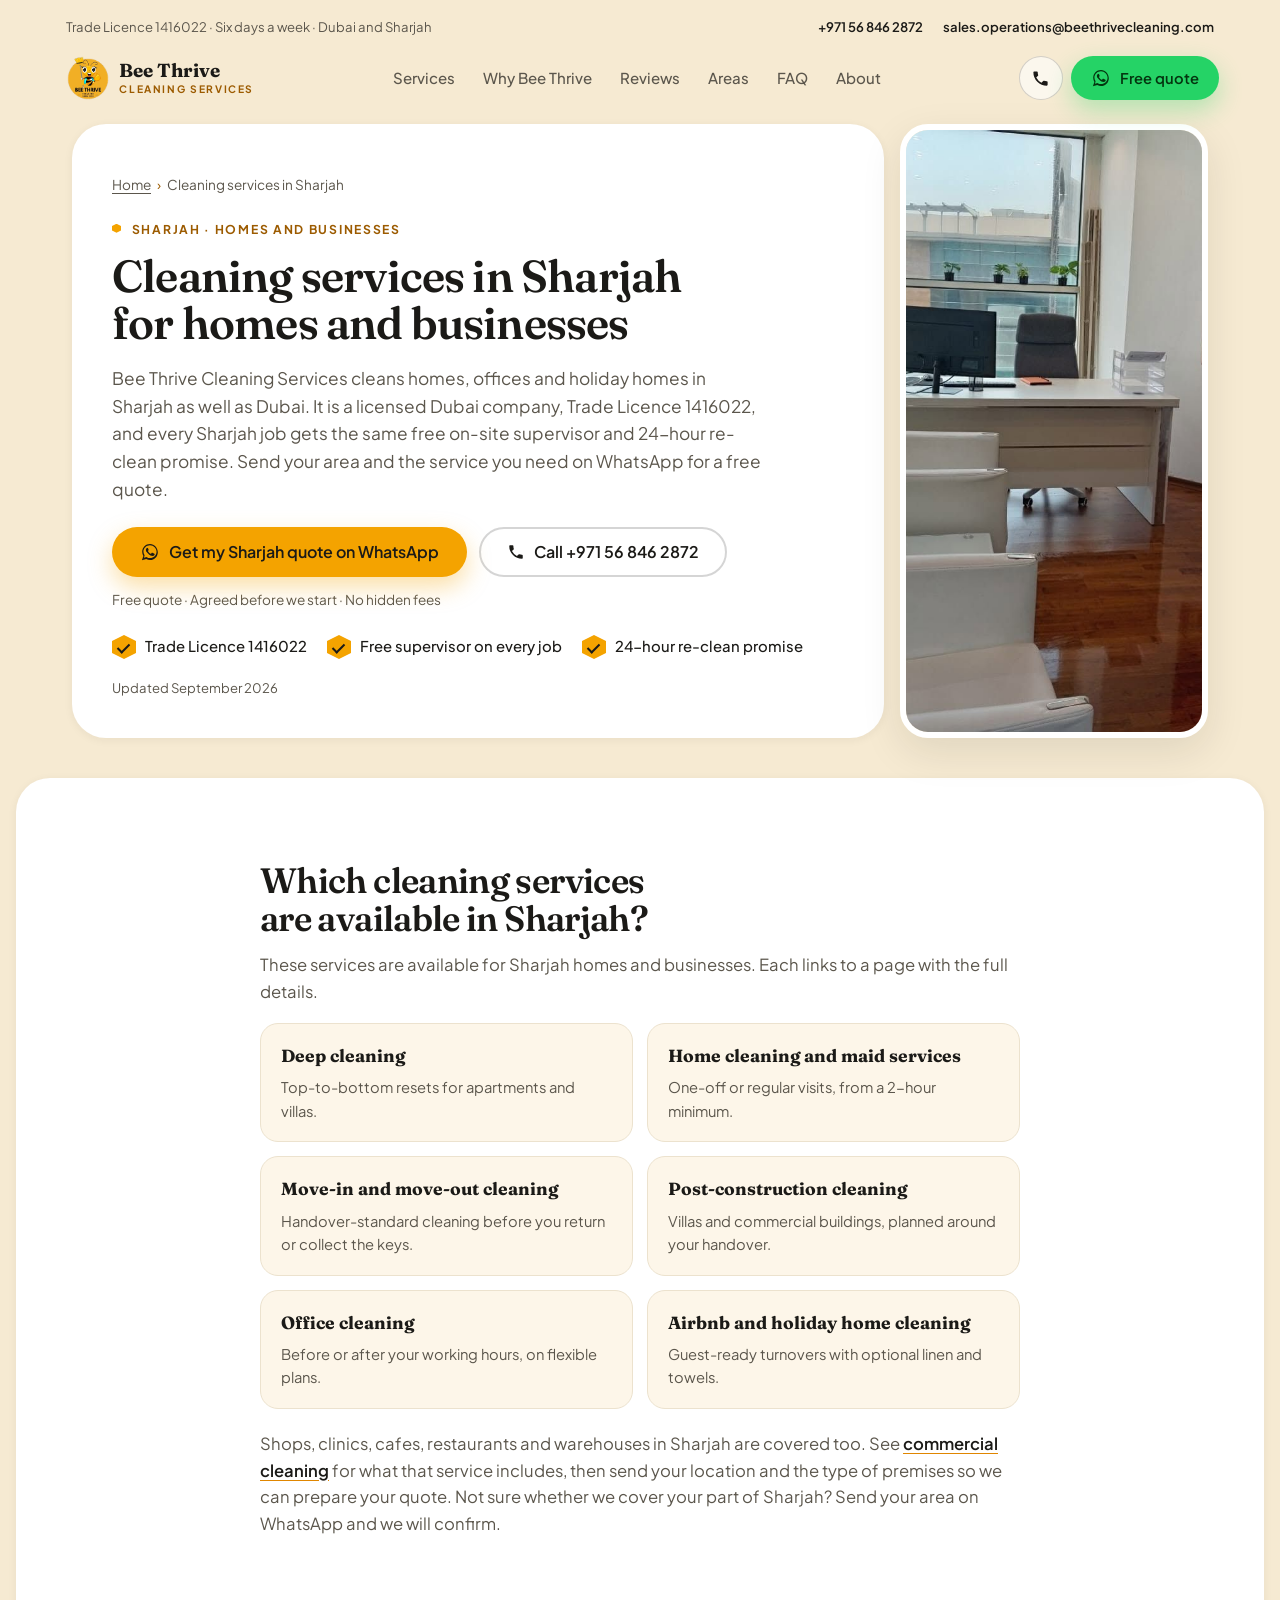
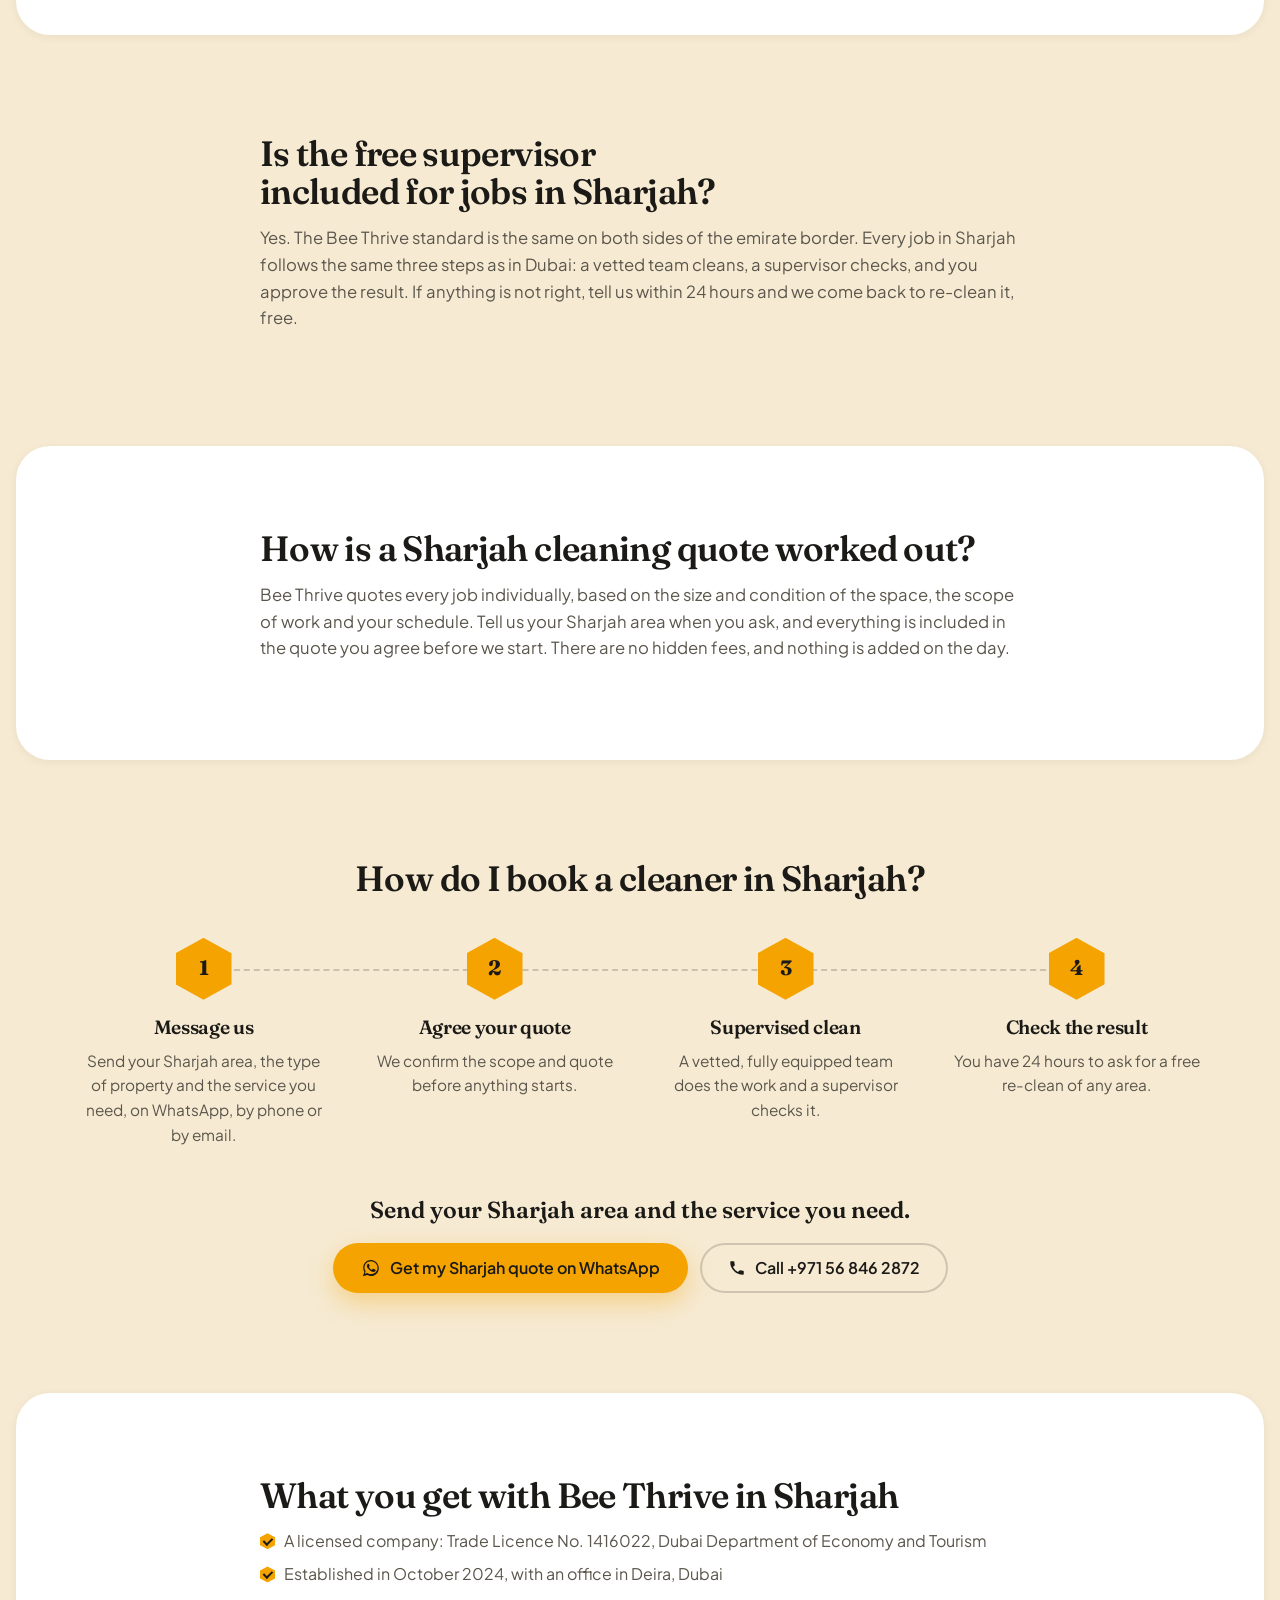
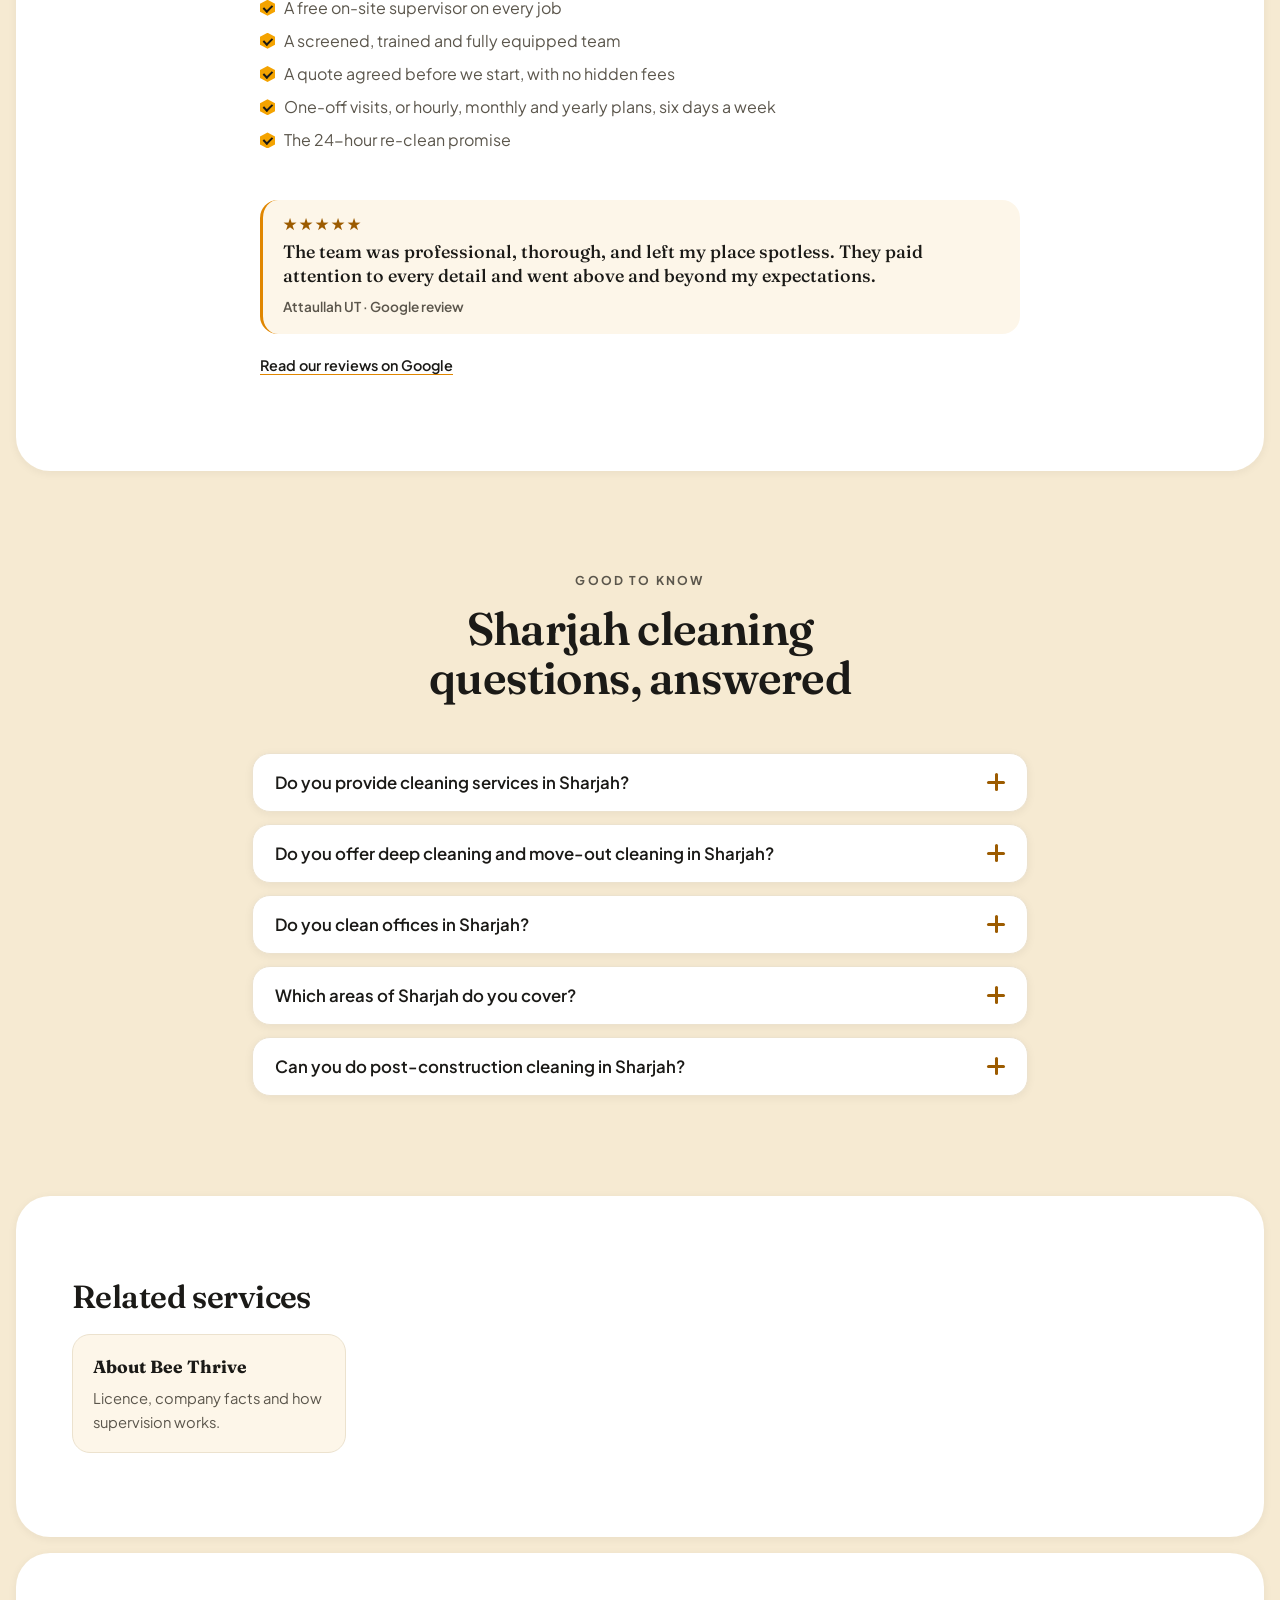
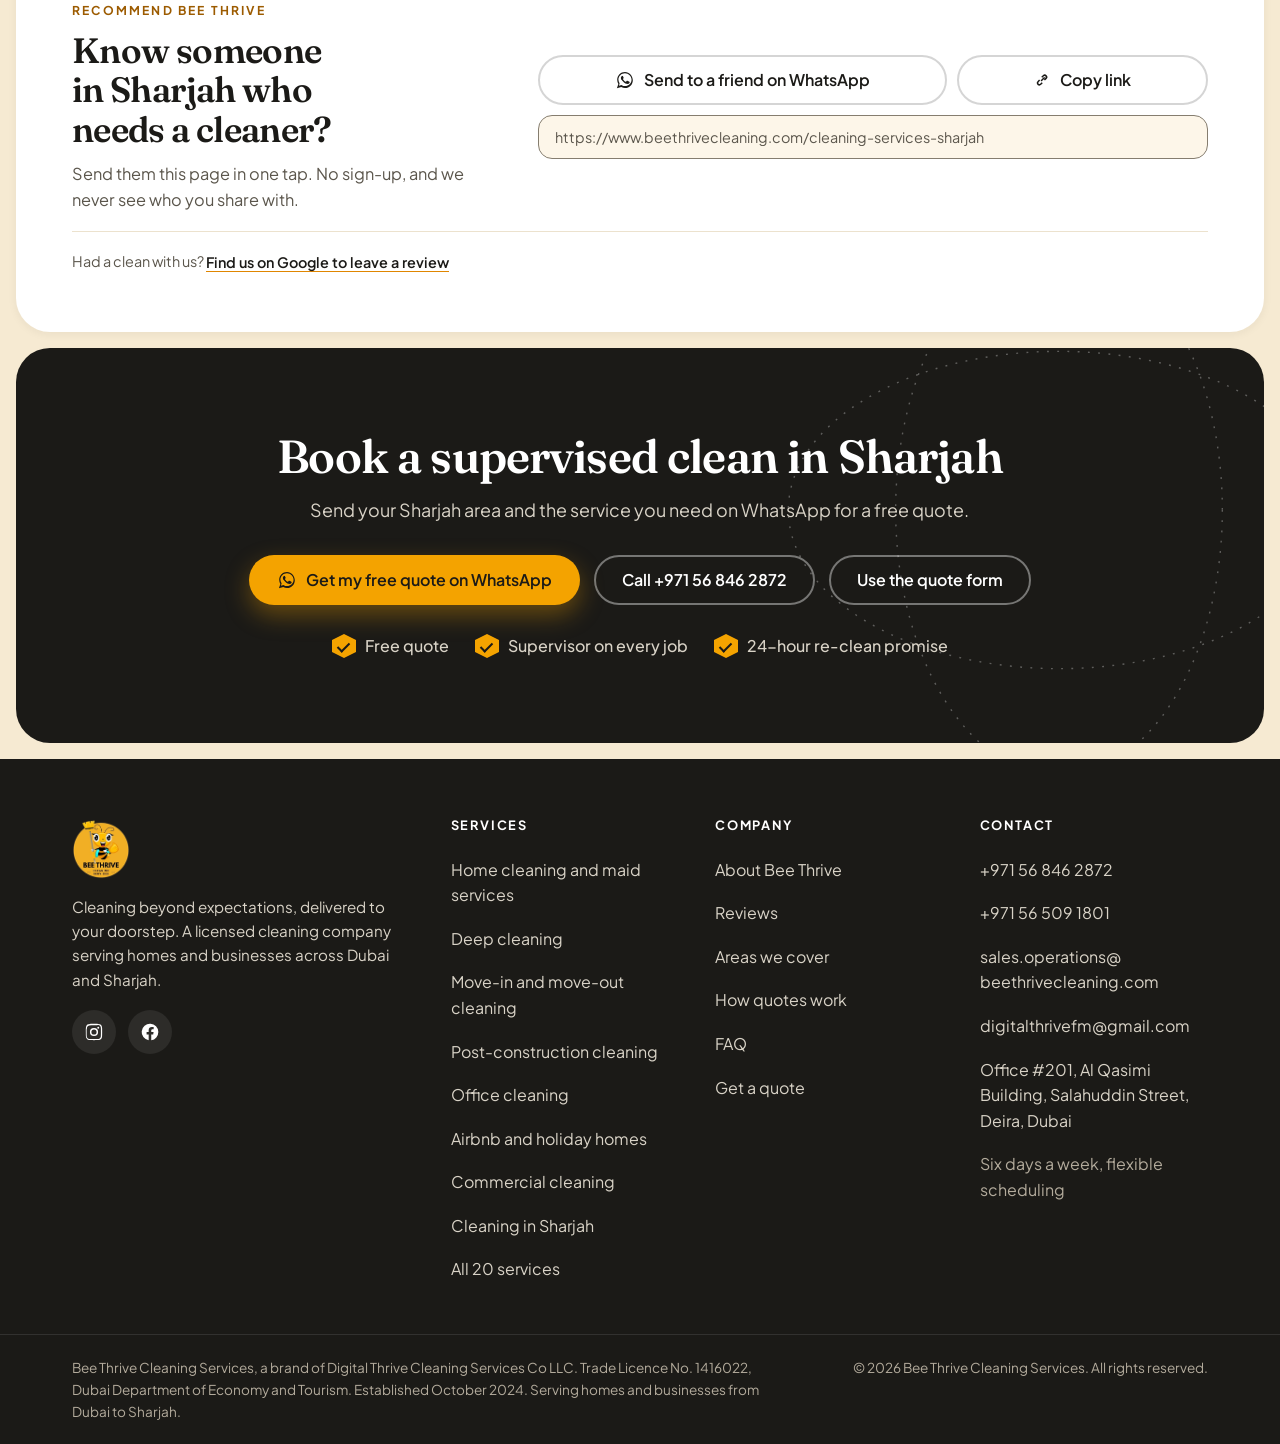
<file: cleaning-services-sharjah.html>
<!DOCTYPE html>
<html lang="en">
<head>
  <meta charset="UTF-8" />
  <meta name="viewport" content="width=device-width, initial-scale=1.0, viewport-fit=cover" />
  <title>Cleaning Services in Sharjah, Homes &amp; Offices | Bee Thrive</title>
  <meta name="description" content="Licensed cleaning for homes and businesses in Sharjah: deep, move-out, home, office and post-construction cleaning, with a free supervisor on every job." />
  <link rel="canonical" href="https://www.beethrivecleaning.com/cleaning-services-sharjah" />
  <meta name="robots" content="index, follow, max-snippet:-1, max-image-preview:large, max-video-preview:-1" />
  <meta name="theme-color" content="#F4A300" />

  <meta property="og:type" content="website" />
  <meta property="og:site_name" content="Bee Thrive Cleaning Services" />
  <meta property="og:locale" content="en_AE" />
  <meta property="og:url" content="https://www.beethrivecleaning.com/cleaning-services-sharjah" />
  <meta property="og:title" content="Cleaning services in Sharjah, checked by a supervisor" />
  <meta property="og:description" content="Homes, offices and holiday homes in Sharjah. A free supervisor on every job. Free WhatsApp quote." />
  <meta property="og:image" content="https://www.beethrivecleaning.com/assets/og/og-sharjah-v1.jpg" />
  <meta property="og:image:type" content="image/jpeg" />
  <meta property="og:image:width" content="1200" />
  <meta property="og:image:height" content="630" />
  <meta property="og:image:alt" content="Bee Thrive Cleaning Services share card: &quot;Cleaning services in Sharjah, supervised&quot;, with photos of real Bee Thrive work" />
  <meta name="twitter:card" content="summary_large_image" />
  <meta name="twitter:title" content="Cleaning services in Sharjah, checked by a supervisor" />
  <meta name="twitter:description" content="Homes, offices and holiday homes in Sharjah. A free supervisor on every job. Free WhatsApp quote." />
  <meta name="twitter:image" content="https://www.beethrivecleaning.com/assets/og/og-sharjah-v1.jpg" />
  <meta name="twitter:image:alt" content="Bee Thrive Cleaning Services share card: &quot;Cleaning services in Sharjah, supervised&quot;, with photos of real Bee Thrive work" />

  <link rel="icon" href="/assets/favicon.ico" sizes="any" />
  <link rel="icon" type="image/png" href="/assets/favicon-32.png" sizes="32x32" />
  <link rel="apple-touch-icon" href="/assets/apple-touch.png" />
  <link rel="manifest" href="/site.webmanifest" />
  <link rel="preload" as="image" href="/assets/work-office.jpg" fetchpriority="high" media="(min-width: 941px)" />

  <!-- Fonts: loaded without blocking render, with a no-JS fallback -->
  <link rel="preconnect" href="https://fonts.googleapis.com" />
  <link rel="preconnect" href="https://fonts.gstatic.com" crossorigin />
  <link rel="preload" as="style" href="https://fonts.googleapis.com/css2?family=Fraunces:ital,opsz,wght@0,9..144,400;0,9..144,500;0,9..144,600;0,9..144,700;1,9..144,500&family=Plus+Jakarta+Sans:wght@400;500;600;700&display=swap" />
  <link rel="stylesheet" href="https://fonts.googleapis.com/css2?family=Fraunces:ital,opsz,wght@0,9..144,400;0,9..144,500;0,9..144,600;0,9..144,700;1,9..144,500&family=Plus+Jakarta+Sans:wght@400;500;600;700&display=swap" media="print" onload="this.media='all'" />
  <noscript>
    <link rel="stylesheet" href="https://fonts.googleapis.com/css2?family=Fraunces:ital,opsz,wght@0,9..144,400;0,9..144,500;0,9..144,600;0,9..144,700;1,9..144,500&family=Plus+Jakarta+Sans:wght@400;500;600;700&display=swap" />
  </noscript>

  <link rel="stylesheet" href="/styles.css" />
  <link rel="stylesheet" href="/pages.css" />

  <script type="application/ld+json">
{
  "@context": "https://schema.org",
  "@graph": [
    {
      "@type": "WebPage",
      "@id": "https://www.beethrivecleaning.com/cleaning-services-sharjah#webpage",
      "url": "https://www.beethrivecleaning.com/cleaning-services-sharjah",
      "name": "Cleaning Services in Sharjah, Homes & Offices | Bee Thrive",
      "description": "Licensed cleaning for homes and businesses in Sharjah: deep, move-out, home, office and post-construction cleaning, with a free supervisor on every job.",
      "isPartOf": {
        "@id": "https://www.beethrivecleaning.com/#website"
      },
      "about": {
        "@id": "https://www.beethrivecleaning.com/cleaning-services-sharjah#service"
      },
      "primaryImageOfPage": {
        "@id": "https://www.beethrivecleaning.com/cleaning-services-sharjah#primaryimage"
      },
      "breadcrumb": {
        "@id": "https://www.beethrivecleaning.com/cleaning-services-sharjah#breadcrumb"
      },
      "inLanguage": "en-AE",
      "dateModified": "2026-09-29"
    },
    {
      "@type": "WebSite",
      "@id": "https://www.beethrivecleaning.com/#website",
      "url": "https://www.beethrivecleaning.com/",
      "name": "Bee Thrive Cleaning Services",
      "alternateName": "Bee Thrive",
      "inLanguage": "en-AE",
      "publisher": {
        "@id": "https://www.beethrivecleaning.com/#business"
      }
    },
    {
      "@type": "ImageObject",
      "@id": "https://www.beethrivecleaning.com/cleaning-services-sharjah#primaryimage",
      "url": "https://www.beethrivecleaning.com/assets/work-office.jpg",
      "contentUrl": "https://www.beethrivecleaning.com/assets/work-office.jpg",
      "width": 1280,
      "height": 958,
      "caption": "A bright, freshly cleaned office after a Bee Thrive visit"
    },
    {
      "@type": "Service",
      "@id": "https://www.beethrivecleaning.com/cleaning-services-sharjah#service",
      "name": "Cleaning services in Sharjah",
      "serviceType": "Home and business cleaning in Sharjah",
      "description": "Bee Thrive Cleaning Services cleans homes, offices and holiday homes in Sharjah as well as Dubai. It is a licensed Dubai company, Trade Licence 1416022, and every Sharjah job gets the same free on-site supervisor and 24-hour re-clean promise. Send your area and the service you need on WhatsApp for a free quote.",
      "provider": {
        "@id": "https://www.beethrivecleaning.com/#business"
      },
      "areaServed": [
        {
          "@type": "City",
          "name": "Sharjah",
          "sameAs": "https://www.wikidata.org/wiki/Q289693"
        }
      ],
      "url": "https://www.beethrivecleaning.com/cleaning-services-sharjah",
      "image": {
        "@id": "https://www.beethrivecleaning.com/cleaning-services-sharjah#primaryimage"
      }
    },
    {
      "@type": "HousekeepingService",
      "@id": "https://www.beethrivecleaning.com/#business",
      "name": "Bee Thrive Cleaning Services",
      "alternateName": "Bee Thrive",
      "url": "https://www.beethrivecleaning.com/",
      "telephone": "+971 56 846 2872",
      "email": "sales.operations@beethrivecleaning.com",
      "image": "https://www.beethrivecleaning.com/assets/og/og-home-v1.jpg",
      "logo": "https://www.beethrivecleaning.com/assets/icon-512.png",
      "address": {
        "@type": "PostalAddress",
        "streetAddress": "Office #201, Al Qasimi Building, Salahuddin Street, Deira",
        "addressLocality": "Dubai",
        "addressRegion": "Dubai",
        "addressCountry": "AE"
      },
      "sameAs": [
        "https://www.instagram.com/beethrivecleaning",
        "https://www.facebook.com/profile.php?id=61576092291203",
        "https://www.google.com/maps?cid=14709114580816797633"
      ]
    },
    {
      "@type": "BreadcrumbList",
      "@id": "https://www.beethrivecleaning.com/cleaning-services-sharjah#breadcrumb",
      "itemListElement": [
        {
          "@type": "ListItem",
          "position": 1,
          "name": "Home",
          "item": "https://www.beethrivecleaning.com/"
        },
        {
          "@type": "ListItem",
          "position": 2,
          "name": "Cleaning services in Sharjah",
          "item": "https://www.beethrivecleaning.com/cleaning-services-sharjah"
        }
      ]
    },
    {
      "@type": "FAQPage",
      "@id": "https://www.beethrivecleaning.com/cleaning-services-sharjah#faq",
      "mainEntity": [
        {
          "@type": "Question",
          "name": "Do you provide cleaning services in Sharjah?",
          "acceptedAnswer": {
            "@type": "Answer",
            "text": "Yes. Bee Thrive Cleaning Services cleans homes, offices and holiday homes in Sharjah as well as Dubai. The company holds Trade Licence No. 1416022 from the Dubai Department of Economy and Tourism, and every Sharjah job includes a free on-site supervisor. Send your area on WhatsApp and we will confirm."
          }
        },
        {
          "@type": "Question",
          "name": "Do you offer deep cleaning and move-out cleaning in Sharjah?",
          "acceptedAnswer": {
            "@type": "Answer",
            "text": "Yes. Deep cleaning and move-in and move-out cleaning are available for Sharjah apartments and villas, with the same supervisor check and 24-hour re-clean promise as in Dubai. Your quote is based on the property's size, its condition and the scope or handover requirements, and is agreed before we start."
          }
        },
        {
          "@type": "Question",
          "name": "Do you clean offices in Sharjah?",
          "acceptedAnswer": {
            "@type": "Answer",
            "text": "Yes. Bee Thrive cleans offices in Sharjah before or after working hours, on one-off visits or hourly, monthly or yearly plans, six days a week. A supervisor checks every visit at no extra cost. Share your office size, location and working hours on WhatsApp for a free quote."
          }
        },
        {
          "@type": "Question",
          "name": "Which areas of Sharjah do you cover?",
          "acceptedAnswer": {
            "@type": "Answer",
            "text": "Bee Thrive serves homes and businesses in Sharjah and confirms each address when you ask for a quote. Send your community or street name on WhatsApp with the service you need, and we will let you know whether we can cover it and agree a time that suits you."
          }
        },
        {
          "@type": "Question",
          "name": "Can you do post-construction cleaning in Sharjah?",
          "acceptedAnswer": {
            "@type": "Answer",
            "text": "Yes. Bee Thrive's post-construction cleaning covers new and renovated villas and new commercial buildings across Dubai and Sharjah, leaving them move-in or handover ready. Commercial work is planned around your project timeline, and the quote is based on size, site condition and scope."
          }
        }
      ]
    }
  ]
}
  </script>
</head>
<body data-page="Sharjah page">
  <a class="skip-link" href="#main">Skip to content</a>

  <!-- Icon sprite: each icon is drawn once and reused with <use href="#i-..."> -->
  <svg class="svg-sprite" aria-hidden="true" focusable="false" xmlns="http://www.w3.org/2000/svg">
    <symbol id="i-wa" viewBox="0 0 32 32"><path d="M16 3C9 3 3.5 8.5 3.5 15.5c0 2.4.7 4.7 1.9 6.7L3 29l7-1.8c1.9 1 4 1.6 6 1.6 7 0 12.5-5.5 12.5-12.5S23 3 16 3zm0 22.7c-1.8 0-3.6-.5-5.1-1.4l-.4-.2-4.2 1.1 1.1-4.1-.3-.4a10 10 0 01-1.6-5.5c0-5.6 4.6-10.2 10.5-10.2S26.5 9.9 26.5 15.5 21.9 25.7 16 25.7zm5.8-7.6c-.3-.2-1.9-.9-2.2-1-.3-.1-.5-.2-.7.2-.2.3-.8 1-1 1.2-.2.2-.4.2-.7.1-.3-.2-1.4-.5-2.6-1.6-1-.9-1.6-1.9-1.8-2.3-.2-.3 0-.5.1-.7l.5-.6c.2-.2.2-.3.4-.6.1-.2 0-.4 0-.6l-1-2.3c-.3-.6-.5-.5-.7-.5h-.6c-.2 0-.6.1-.9.4-.3.3-1.2 1.1-1.2 2.8s1.2 3.3 1.4 3.5c.2.2 2.5 3.8 6 5.3.8.4 1.5.6 2 .7.8.3 1.6.2 2.2.1.7-.1 1.9-.8 2.2-1.5.3-.7.3-1.4.2-1.5-.1-.2-.3-.3-.6-.4z"/></symbol>
    <symbol id="i-phone" viewBox="0 0 24 24"><path d="M6.6 10.8a15.6 15.6 0 006.6 6.6l2.2-2.2a1 1 0 011-.24 11.4 11.4 0 003.6.57 1 1 0 011 1V20a1 1 0 01-1 1A17 17 0 013 4a1 1 0 011-1h3.5a1 1 0 011 1c0 1.25.2 2.46.57 3.6a1 1 0 01-.25 1z"/></symbol>
    <symbol id="i-home" viewBox="0 0 24 24"><path d="M12 3l9 8h-3v9h-4v-6h-4v6H6v-9H3l9-8z"/></symbol>
    <symbol id="i-business" viewBox="0 0 24 24"><path d="M3 21V8l9-5 9 5v13h-6v-6H9v6H3z"/></symbol>
    <symbol id="i-holiday" viewBox="0 0 24 24"><path d="M3 11h18v2H3zm2 3h14v6h-2v-2H7v2H5v-6zm3-9h8a3 3 0 013 3v2H5V8a3 3 0 013-3z"/></symbol>
    <symbol id="i-person" viewBox="0 0 24 24"><path d="M12 2a4 4 0 014 4 4 4 0 01-8 0 4 4 0 014-4zm0 10c4 0 8 2 8 5v3H4v-3c0-3 4-5 8-5z"/></symbol>
    <symbol id="i-box" viewBox="0 0 24 24"><path d="M12 2l9 4.5v11L12 22l-9-4.5v-11L12 2zm0 2.2L6.2 7.1 12 10l5.8-2.9L12 4.2zM5 8.7v7.6l6 3v-7.6l-6-3zm14 0l-6 3v7.6l6-3V8.7z"/></symbol>
    <symbol id="i-build" viewBox="0 0 24 24"><path d="M11 4h2a1 1 0 011 1v3.1A7 7 0 0119 15v1h2v3H3v-3h2v-1a7 7 0 015-6.9V5a1 1 0 011-1zm-1 6.3A5 5 0 007 15v1h10v-1a5 5 0 00-3-4.7V13h-4v-2.7z"/></symbol>
    <symbol id="i-spark" viewBox="0 0 24 24"><path d="M12 2l2.3 6.4L21 11l-6.7 2.6L12 20l-2.3-6.4L3 11l6.7-2.6L12 2zm7 13l.9 2.1L22 18l-2.1.9L19 21l-.9-2.1L16 18l2.1-.9L19 15z"/></symbol>
    <symbol id="i-moon" viewBox="0 0 24 24"><path d="M13.4 2.1A10 10 0 1021.9 14 8 8 0 0113.4 2.1z"/></symbol>
    <symbol id="i-flag" viewBox="0 0 24 24"><path d="M5 3h14a1 1 0 011 1v16l-8-4.5L4 20V4a1 1 0 011-1z"/></symbol>
    <symbol id="i-arrow" viewBox="0 0 24 24"><path d="M5 12h13M13 6l6 6-6 6" fill="none" stroke="currentColor" stroke-width="2.2" stroke-linecap="round" stroke-linejoin="round"/></symbol>
    <symbol id="i-seal" viewBox="0 0 24 24"><path d="M12 2l2.4 1.8 3-.3 1 2.8 2.6 1.5-.7 2.9.7 2.9-2.6 1.5-1 2.8-3-.3L12 22l-2.4-1.8-3 .3-1-2.8L3 16.5l.7-2.9L3 10.7l2.6-1.5 1-2.8 3 .3L12 2z" fill="#F4A300"/><path d="M10.4 14.6l-2.1-2.1-1.3 1.3 3.4 3.4 6-6-1.3-1.3z" fill="#1B1A17"/></symbol>
    <symbol id="i-seal-ink" viewBox="0 0 24 24"><path d="M12 2l2.4 1.8 3-.3 1 2.8 2.6 1.5-.7 2.9.7 2.9-2.6 1.5-1 2.8-3-.3L12 22l-2.4-1.8-3 .3-1-2.8L3 16.5l.7-2.9L3 10.7l2.6-1.5 1-2.8 3 .3L12 2z" fill="#1B1A17"/><path d="M10.4 14.6l-2.1-2.1-1.3 1.3 3.4 3.4 6-6-1.3-1.3z" fill="#F4A300"/></symbol>
    <symbol id="i-share" viewBox="0 0 24 24"><path d="M18 2a3 3 0 00-2.96 3.5L8.5 9.1a3 3 0 100 5.8l6.54 3.6A3 3 0 1018 16a3 3 0 00-1.98.75l-6.1-3.37a3 3 0 000-.76l6.1-3.37A3 3 0 1018 2z"/></symbol>
    <symbol id="i-link" viewBox="0 0 24 24"><path d="M10.6 13.4a1 1 0 010-1.4l3.4-3.4a1 1 0 111.4 1.4L12 13.4a1 1 0 01-1.4 0zM8.5 19.5a3.5 3.5 0 01-2.5-6l2.1-2.1 1.4 1.4-2.1 2.1a1.5 1.5 0 002.1 2.1l2.1-2.1 1.4 1.4-2.1 2.1a3.5 3.5 0 01-2.4 1.1zm7.4-6.9l-1.4-1.4 2.1-2.1a1.5 1.5 0 00-2.1-2.1l-2.1 2.1-1.4-1.4 2.1-2.1a3.5 3.5 0 015 5z"/></symbol>
  </svg>

  <!-- ============ HEADER ============ -->
  <header class="site-header" id="top" data-wa-from="header">
    <div class="topbar">
      <div class="topbar-inner">
        <p>Trade Licence 1416022 · Six days a week · Dubai and Sharjah</p>
        <p class="topbar-links">
          <a data-call-primary href="/#contact">+971 56 846 2872</a>
          <a data-email href="/#contact">sales.operations@<wbr>beethrivecleaning.com</a>
        </p>
      </div>
    </div>
    <div class="container header-inner">
      <a class="brand" href="/" aria-label="Bee Thrive Cleaning Services home">
        <img src="/assets/logo-mark-128.png" alt="Bee Thrive Cleaning Services logo" width="56" height="58" decoding="async" />
        <span class="brand-text"><span class="brand-name">Bee Thrive</span><span class="brand-sub">Cleaning Services</span></span>
      </a>
      <nav class="main-nav" id="main-nav" aria-label="Primary">
        <a href="/#services">Services</a>
        <a href="/#why">Why Bee Thrive</a>
        <a href="/#reviews">Reviews</a>
        <a href="/#areas">Areas</a>
        <a href="/#faq">FAQ</a>
        <a href="/about">About</a>
        <div class="nav-cta">
          <a class="btn btn-whatsapp btn-block" data-wa-link data-wa-area="Sharjah" href="/#contact">
            <svg class="wa-ico" aria-hidden="true" focusable="false"><use href="#i-wa"/></svg>
            <span><span class="label-long">Get my free</span><span class="label-short">Free</span> quote on WhatsApp</span>
          </a>
          <a class="btn btn-ghost btn-block" data-call-primary href="/#contact">Call +971 56 846 2872</a>
        </div>
      </nav>
      <div class="header-actions">
        <a class="icon-btn" data-call-primary href="/#contact" aria-label="Call Bee Thrive on +971 56 846 2872">
          <svg class="ph-ico" aria-hidden="true" focusable="false"><use href="#i-phone"/></svg>
        </a>
        <a class="btn btn-whatsapp" data-wa-link data-wa-area="Sharjah" href="/#contact">
          <svg class="wa-ico" aria-hidden="true" focusable="false"><use href="#i-wa"/></svg> Free quote
        </a>
        <button class="nav-toggle" id="nav-toggle" aria-expanded="false" aria-controls="main-nav" aria-label="Open menu"><span></span><span></span><span></span></button>
      </div>
    </div>
  </header>

  <main id="main">
    <section class="page-hero" data-wa-from="hero" aria-labelledby="page-title">
      <div class="container page-hero-inner">
        <div class="page-hero-copy">
          <nav class="breadcrumbs" aria-label="Breadcrumb">
            <ol><li><a href="/">Home</a></li><li><span aria-current="page">Cleaning services in Sharjah</span></li></ol>
          </nav>
          <p class="eyebrow"><span class="hex-dot" aria-hidden="true"></span> Sharjah · Homes and businesses</p>
          <h1 id="page-title">Cleaning services in Sharjah for homes and businesses</h1>
          <p class="page-lead">Bee Thrive Cleaning Services cleans homes, offices and holiday homes in Sharjah as well as Dubai. It is a licensed Dubai company, Trade Licence 1416022, and every Sharjah job gets the same free on-site supervisor and 24-hour re-clean promise. Send your area and the service you need on WhatsApp for a free quote.</p>
          <div class="hero-cta" data-bar-trigger>
            <a class="btn btn-primary" data-wa-link data-wa-area="Sharjah" href="/#contact">
              <svg class="wa-ico" aria-hidden="true" focusable="false"><use href="#i-wa"/></svg> <span><span class="label-long">Get my Sharjah quote</span><span class="label-short">Sharjah quote</span> on WhatsApp</span></a>
            <a class="btn btn-ghost" data-call-primary href="/#contact">
              <svg class="ph-ico" aria-hidden="true" focusable="false"><use href="#i-phone"/></svg> Call +971 56 846 2872</a>
          </div>
          <p class="cta-micro">Free quote · Agreed before we start · No hidden fees</p>
          <ul class="hero-trust">
            <li><span class="hex-check" aria-hidden="true"></span> Trade Licence 1416022</li>
            <li><span class="hex-check" aria-hidden="true"></span> Free supervisor on every job</li>
            <li><span class="hex-check" aria-hidden="true"></span> 24-hour re-clean promise</li>
          </ul>
          <p class="page-updated">Updated <time datetime="2026-09-29">September 2026</time></p>
        </div>
        <figure class="page-hero-photo">
          <img src="/assets/work-office.jpg" alt="A bright, freshly cleaned office after a Bee Thrive visit" width="1280" height="958" fetchpriority="high" decoding="async" />
        </figure>
      </div>
    </section>

    <section class="section panel" aria-labelledby="services-title">
      <div class="container">
        <div class="prose" id="services" data-wa-from="Sharjah services">
          <h2 id="services-title">Which cleaning services are available in Sharjah?</h2>
          <p>These services are available for Sharjah homes and businesses. Each links to a page with the full details.</p>
          <ul class="related-grid">
          <li><a class="related-card" href="/deep-cleaning-dubai"><strong>Deep cleaning</strong><span>Top-to-bottom resets for apartments and villas.</span></a></li>
          <li><a class="related-card" href="/home-cleaning-dubai"><strong>Home cleaning and maid services</strong><span>One-off or regular visits, from a 2-hour minimum.</span></a></li>
          <li><a class="related-card" href="/move-in-move-out-cleaning-dubai"><strong>Move-in and move-out cleaning</strong><span>Handover-standard cleaning before you return or collect the keys.</span></a></li>
          <li><a class="related-card" href="/post-construction-cleaning-dubai"><strong>Post-construction cleaning</strong><span>Villas and commercial buildings, planned around your handover.</span></a></li>
          <li><a class="related-card" href="/office-cleaning-dubai"><strong>Office cleaning</strong><span>Before or after your working hours, on flexible plans.</span></a></li>
          <li><a class="related-card" href="/holiday-home-cleaning-dubai"><strong>Airbnb and holiday home cleaning</strong><span>Guest-ready turnovers with optional linen and towels.</span></a></li>
        </ul>
          <p>Shops, clinics, cafes, restaurants and warehouses in Sharjah are covered too. See <a href="/commercial-cleaning-dubai">commercial cleaning</a> for what that service includes, then send your location and the type of premises so we can prepare your quote. Not sure whether we cover your part of Sharjah? Send your area on WhatsApp and we will confirm.</p>
          <!-- OWNER: add confirmed Sharjah neighbourhoods here -->
        </div>
      </div>
    </section>

    <section class="section on-canvas" aria-labelledby="supervisor-title">
      <div class="container">
        <div class="prose" id="supervisor" data-wa-from="supervision in Sharjah">
          <h2 id="supervisor-title">Is the free supervisor included for jobs in Sharjah?</h2>
          <p>Yes. The Bee Thrive standard is the same on both sides of the emirate border. Every job in Sharjah follows the same three steps as in Dubai: a vetted team cleans, a supervisor checks, and you approve the result. If anything is not right, tell us within 24 hours and we come back to re-clean it, free.</p>
        </div>
      </div>
    </section>

    <section class="section panel" aria-labelledby="sharjah-quote-title">
      <div class="container">
        <div class="prose" id="sharjah-quote" data-wa-from="Sharjah quotes">
          <h2 id="sharjah-quote-title">How is a Sharjah cleaning quote worked out?</h2>
          <p>Bee Thrive quotes every job individually, based on the size and condition of the space, the scope of work and your schedule. Tell us your Sharjah area when you ask, and everything is included in the quote you agree before we start. There are no hidden fees, and nothing is added on the day.</p>
        </div>
      </div>
    </section>

    <section class="section on-canvas" aria-labelledby="how-title">
      <div class="container">
        <div class="page-wide" id="how" data-wa-from="how it works">
          <header class="section-head"><h2 id="how-title">How do I book a cleaner in Sharjah?</h2></header>
          <ol class="steps">
            <li class="step"><span class="hex-num" aria-hidden="true">1</span><h3>Message us</h3><p>Send your Sharjah area, the type of property and the service you need, on WhatsApp, by phone or by email.</p></li>
            <li class="step"><span class="hex-num" aria-hidden="true">2</span><h3>Agree your quote</h3><p>We confirm the scope and quote before anything starts.</p></li>
            <li class="step"><span class="hex-num" aria-hidden="true">3</span><h3>Supervised clean</h3><p>A vetted, fully equipped team does the work and a supervisor checks it.</p></li>
            <li class="step"><span class="hex-num" aria-hidden="true">4</span><h3>Check the result</h3><p>You have 24 hours to ask for a free re-clean of any area.</p></li>
          </ol>
          <div class="cta-pair" data-wa-from="mid-page call to action"><p class="cta-line">Send your Sharjah area and the service you need.</p><div class="cta-buttons">
            <a class="btn btn-primary" data-wa-link data-wa-area="Sharjah" href="/#contact"><svg class="wa-ico" aria-hidden="true" focusable="false"><use href="#i-wa"/></svg> <span><span class="label-long">Get my Sharjah quote</span><span class="label-short">Sharjah quote</span> on WhatsApp</span></a>
            <a class="btn btn-ghost" data-call-primary href="/#contact"><svg class="ph-ico" aria-hidden="true" focusable="false"><use href="#i-phone"/></svg> Call +971 56 846 2872</a>
          </div></div>
        </div>
      </div>
    </section>

    <section class="section panel" aria-labelledby="what-you-get-title">
      <div class="container">
        <div class="prose" id="what-you-get" data-wa-from="what you get">
          <h2 id="what-you-get-title">What you get with Bee Thrive in Sharjah</h2>
          <ul class="tick-list tick-list-lg">
            <li>A licensed company: Trade Licence No. 1416022, Dubai Department of Economy and Tourism</li>
            <li>Established in October 2024, with an office in Deira, Dubai</li>
            <li>A free on-site supervisor on every job</li>
            <li>A screened, trained and fully equipped team</li>
            <li>A quote agreed before we start, with no hidden fees</li>
            <li>One-off visits, or hourly, monthly and yearly plans, six days a week</li>
            <li>The 24-hour re-clean promise</li>
          </ul>
        </div>
        <div class="page-review-wrap" data-wa-from="review">
          <figure class="hero-quote page-review">
            <div class="stars" role="img" aria-label="Rated 5 out of 5 stars">&#9733;&#9733;&#9733;&#9733;&#9733;</div>
            <blockquote>The team was professional, thorough, and left my place spotless. They paid attention to every detail and went above and beyond my expectations.</blockquote>
            <figcaption>Attaullah UT · Google review</figcaption>
          </figure>
          <p class="page-note"><a data-maps href="https://www.google.com/maps?cid=14709114580816797633">Read our reviews on Google</a></p>
        </div>
      </div>
    </section>

    <section class="section on-canvas" id="faq" data-wa-from="FAQ" aria-labelledby="faq-title">
      <div class="container container-narrow">
        <header class="section-head"><p class="kicker">Good to know</p><h2 id="faq-title">Sharjah cleaning questions, answered</h2></header>
        <div class="faq">
        <div class="faq-item">
          <h3 class="faq-h"><button type="button" class="faq-q">Do you provide cleaning services in Sharjah?<span class="faq-icon" aria-hidden="true"></span></button></h3>
          <div class="faq-a"><p>Yes. Bee Thrive Cleaning Services cleans homes, offices and holiday homes in Sharjah as well as Dubai. The company holds Trade Licence No. 1416022 from the Dubai Department of Economy and Tourism, and every Sharjah job includes a free on-site supervisor. Send your area on WhatsApp and we will confirm.</p></div>
        </div>
        <div class="faq-item">
          <h3 class="faq-h"><button type="button" class="faq-q">Do you offer deep cleaning and move-out cleaning in Sharjah?<span class="faq-icon" aria-hidden="true"></span></button></h3>
          <div class="faq-a"><p>Yes. Deep cleaning and move-in and move-out cleaning are available for Sharjah apartments and villas, with the same supervisor check and 24-hour re-clean promise as in Dubai. Your quote is based on the property's size, its condition and the scope or handover requirements, and is agreed before we start.</p></div>
        </div>
        <div class="faq-item">
          <h3 class="faq-h"><button type="button" class="faq-q">Do you clean offices in Sharjah?<span class="faq-icon" aria-hidden="true"></span></button></h3>
          <div class="faq-a"><p>Yes. Bee Thrive cleans offices in Sharjah before or after working hours, on one-off visits or hourly, monthly or yearly plans, six days a week. A supervisor checks every visit at no extra cost. Share your office size, location and working hours on WhatsApp for a free quote.</p></div>
        </div>
        <div class="faq-item">
          <h3 class="faq-h"><button type="button" class="faq-q">Which areas of Sharjah do you cover?<span class="faq-icon" aria-hidden="true"></span></button></h3>
          <div class="faq-a"><p>Bee Thrive serves homes and businesses in Sharjah and confirms each address when you ask for a quote. Send your community or street name on WhatsApp with the service you need, and we will let you know whether we can cover it and agree a time that suits you.</p></div>
        </div>
        <div class="faq-item">
          <h3 class="faq-h"><button type="button" class="faq-q">Can you do post-construction cleaning in Sharjah?<span class="faq-icon" aria-hidden="true"></span></button></h3>
          <div class="faq-a"><p>Yes. Bee Thrive's post-construction cleaning covers new and renovated villas and new commercial buildings across Dubai and Sharjah, leaving them move-in or handover ready. Commercial work is planned around your project timeline, and the quote is based on size, site condition and scope.</p></div>
        </div>
        </div>
      </div>
    </section>

    <section class="section panel" data-wa-from="related services" aria-labelledby="related-title">
      <div class="container">
        <h2 id="related-title" class="related-title">Related services</h2>
        <ul class="related-grid">
          <li><a class="related-card" href="/about"><strong>About Bee Thrive</strong><span>Licence, company facts and how supervision works.</span></a></li>
        </ul>
      </div>
    </section>

    <section class="share-block" id="recommend" data-share data-share-text="Thought this might help: Bee Thrive cleans homes and businesses in Sharjah, and a supervisor checks every job." data-wa-from="recommend" aria-labelledby="share-title">
      <div class="container share-inner">
        <div class="share-copy">
          <p class="kicker">Recommend Bee Thrive</p>
          <h2 id="share-title">Know someone in Sharjah who needs a cleaner?</h2>
          <p>Send them this page in one tap. No sign-up, and we never see who you share with.</p>
        </div>
        <div class="share-actions">
          <a class="btn btn-ghost" data-share-wa href="#recommend"><svg class="wa-ico" aria-hidden="true" focusable="false"><use href="#i-wa"/></svg> Send to a friend on WhatsApp</a>
          <button type="button" class="btn btn-ghost" data-share-copy><svg class="ph-ico" aria-hidden="true" focusable="false"><use href="#i-link"/></svg> Copy link</button>
          <button type="button" class="btn btn-ghost" data-share-native hidden><svg class="ph-ico" aria-hidden="true" focusable="false"><use href="#i-share"/></svg> More ways to share</button>
          <label class="visually-hidden" for="share-url">Link to this page</label>
          <input class="share-url" id="share-url" type="text" readonly value="https://www.beethrivecleaning.com/cleaning-services-sharjah" />
          <p class="share-status" role="status" aria-live="polite"></p>
        </div>
        <p class="share-review">Had a clean with us? <a data-review-link data-review-label="Leave a Google review" href="https://www.google.com/maps?cid=14709114580816797633">Find us on Google to leave a review</a></p>
      </div>
    </section>

    <section class="panel-ink final-cta" data-wa-from="final call to action" data-bar-hide aria-labelledby="final-title">
      <div class="orbit" aria-hidden="true">
        <div class="o1"><svg viewBox="0 0 600 600" fill="none" xmlns="http://www.w3.org/2000/svg"><ellipse cx="300" cy="300" rx="290" ry="170" stroke="rgba(252,252,252,0.30)" stroke-width="1.5" stroke-dasharray="2 9"/></svg></div>
        <div class="o2"><svg viewBox="0 0 600 600" fill="none" xmlns="http://www.w3.org/2000/svg"><ellipse cx="300" cy="300" rx="175" ry="285" stroke="rgba(252,252,252,0.30)" stroke-width="1.5" stroke-dasharray="2 9"/></svg></div>
      </div>
      <div class="container final-cta-inner">
        <h2 id="final-title">Book a supervised clean in Sharjah</h2>
        <p>Send your Sharjah area and the service you need on WhatsApp for a free quote.</p>
        <div class="final-cta-actions">
          <a class="btn btn-primary" data-wa-link data-wa-area="Sharjah" href="/#contact"><svg class="wa-ico" aria-hidden="true" focusable="false"><use href="#i-wa"/></svg> <span><span class="label-long">Get my free</span><span class="label-short">Free</span> quote on WhatsApp</span></a>
          <a class="btn btn-ghost-light" data-call-primary href="/#contact">Call +971 56 846 2872</a>
          <a class="btn btn-ghost-light" href="/?area=Sharjah#contact">Use the quote form</a>
        </div>
        <ul class="final-ticks">
          <li><span class="hex-check" aria-hidden="true"></span> Free quote</li>
          <li><span class="hex-check" aria-hidden="true"></span> Supervisor on every job</li>
          <li><span class="hex-check" aria-hidden="true"></span> 24-hour re-clean promise</li>
        </ul>
      </div>
    </section>
  </main>

  <!-- ============ FOOTER ============ -->
  <footer class="site-footer" data-wa-from="footer">
    <div class="container footer-grid">
      <div class="footer-brand">
        <h2 class="visually-hidden">Bee Thrive Cleaning Services</h2>
        <a class="brand brand-footer" href="/" aria-label="Bee Thrive Cleaning Services home">
          <img src="/assets/logo-mark-128.png" srcset="/assets/logo-mark-128.png 1x, /assets/logo-mark@400.png 3x" alt="Bee Thrive Cleaning Services logo" width="64" height="66" loading="lazy" decoding="async" />
        </a>
        <p>Cleaning beyond expectations, delivered to your doorstep. A licensed cleaning company serving homes and businesses across Dubai and Sharjah.</p>
        <div class="footer-social">
          <a data-instagram href="https://www.instagram.com/beethrivecleaning" aria-label="Instagram"><svg viewBox="0 0 24 24" aria-hidden="true"><path d="M12 2.2c3.2 0 3.6 0 4.8.07 1.2.06 1.8.25 2.2.41.6.22 1 .48 1.4.9.42.4.68.8.9 1.4.16.4.35 1 .41 2.2.07 1.2.07 1.6.07 4.8s0 3.6-.07 4.8c-.06 1.2-.25 1.8-.41 2.2-.22.6-.48 1-.9 1.4-.4.42-.8.68-1.4.9-.4.16-1 .35-2.2.41-1.2.07-1.6.07-4.8.07s-3.6 0-4.8-.07c-1.2-.06-1.8-.25-2.2-.41a3.8 3.8 0 01-1.4-.9 3.8 3.8 0 01-.9-1.4c-.16-.4-.35-1-.41-2.2C2.2 15.6 2.2 15.2 2.2 12s0-3.6.07-4.8c.06-1.2.25-1.8.41-2.2.22-.6.48-1 .9-1.4.4-.42.8-.68 1.4-.9.4-.16 1-.35 2.2-.41C8.4 2.2 8.8 2.2 12 2.2zm0 1.8c-3.1 0-3.5 0-4.7.07-.9.04-1.4.2-1.7.32-.43.17-.74.37-1.06.69-.32.32-.52.63-.69 1.06-.12.3-.28.8-.32 1.7C3.2 8.5 3.2 8.9 3.2 12s0 3.5.07 4.7c.04.9.2 1.4.32 1.7.17.43.37.74.69 1.06.32.32.63.52 1.06.69.3.12.8.28 1.7.32 1.2.07 1.6.07 4.7.07s3.5 0 4.7-.07c.9-.04 1.4-.2 1.7-.32.43-.17.74-.37 1.06-.69.32-.32.52-.63.69-1.06.12-.3.28-.8.32-1.7.07-1.2.07-1.6.07-4.7s0-3.5-.07-4.7c-.04-.9-.2-1.4-.32-1.7a2.8 2.8 0 00-.69-1.06 2.8 2.8 0 00-1.06-.69c-.3-.12-.8-.28-1.7-.32C15.5 4 15.1 4 12 4zm0 3.1a4.9 4.9 0 110 9.8 4.9 4.9 0 010-9.8zm0 1.8a3.1 3.1 0 100 6.2 3.1 3.1 0 000-6.2zm5.1-3.2a1.15 1.15 0 110 2.3 1.15 1.15 0 010-2.3z"/></svg></a>
          <a data-facebook href="https://www.facebook.com/profile.php?id=61576092291203" aria-label="Facebook"><svg viewBox="0 0 24 24" aria-hidden="true"><path d="M22 12a10 10 0 10-11.6 9.9v-7H7.9V12h2.5V9.8c0-2.5 1.5-3.9 3.8-3.9 1.1 0 2.2.2 2.2.2v2.5h-1.3c-1.2 0-1.6.8-1.6 1.6V12h2.8l-.45 2.9h-2.35v7A10 10 0 0022 12z"/></svg></a>
        </div>
      </div>
      <div class="footer-col">
        <h3>Services</h3>
        <ul>
          <li><a href="/home-cleaning-dubai">Home cleaning and maid services</a></li>
          <li><a href="/deep-cleaning-dubai">Deep cleaning</a></li>
          <li><a href="/move-in-move-out-cleaning-dubai">Move-in and move-out cleaning</a></li>
          <li><a href="/post-construction-cleaning-dubai">Post-construction cleaning</a></li>
          <li><a href="/office-cleaning-dubai">Office cleaning</a></li>
          <li><a href="/holiday-home-cleaning-dubai">Airbnb and holiday homes</a></li>
          <li><a href="/commercial-cleaning-dubai">Commercial cleaning</a></li>
          <li><a href="/cleaning-services-sharjah">Cleaning in Sharjah</a></li>
          <li><a href="/#services">All 20 services</a></li>
        </ul>
      </div>
      <div class="footer-col">
        <h3>Company</h3>
        <ul>
          <li><a href="/about">About Bee Thrive</a></li>
          <li><a href="/#reviews">Reviews</a></li>
          <li><a href="/#areas">Areas we cover</a></li>
          <li><a href="/#quote">How quotes work</a></li>
          <li><a href="/#faq">FAQ</a></li>
          <li><a href="/#contact">Get a quote</a></li>
        </ul>
      </div>
      <div class="footer-col">
        <h3>Contact</h3>
        <ul>
          <li><a data-call-primary href="/#contact">+971 56 846 2872</a></li>
          <li><a data-call-secondary href="/#contact">+971 56 509 1801</a></li>
          <li><a data-email href="/#contact">sales.operations@<wbr>beethrivecleaning.com</a></li>
          <li><a data-email-secondary href="/#contact">digitalthrivefm@<wbr>gmail.com</a></li>
          <li><a data-maps href="https://www.google.com/maps?cid=14709114580816797633">Office #201, Al Qasimi Building, Salahuddin Street, Deira, Dubai</a></li>
          <li class="footer-note">Six days a week, flexible scheduling</li>
        </ul>
      </div>
    </div>
    <div class="footer-bottom"><div class="container footer-bottom-inner">
      <p>Bee Thrive Cleaning Services, a brand of Digital Thrive Cleaning Services Co LLC. Trade Licence No. 1416022, Dubai Department of Economy and Tourism. Established October 2024. Serving homes and businesses from Dubai to Sharjah.</p>
      <p>&copy; <span id="year"></span> Bee Thrive Cleaning Services. All rights reserved.</p>
    </div></div>
  </footer>

  <div class="action-bar" id="action-bar" role="region" aria-label="Quick contact" data-wa-from="mobile bar">
    <a class="btn btn-whatsapp" data-wa-link data-wa-area="Sharjah" href="/#contact"><svg class="wa-ico" aria-hidden="true" focusable="false"><use href="#i-wa"/></svg> WhatsApp quote</a>
    <a class="btn btn-ghost bar-call" data-call-primary href="/#contact"><svg class="ph-ico" aria-hidden="true" focusable="false"><use href="#i-phone"/></svg> Call</a>
  </div>
  <a class="fab-whatsapp" data-wa-link data-wa-area="Sharjah" data-wa-from="WhatsApp button" href="/#contact" aria-label="WhatsApp quote. Chat with Bee Thrive on WhatsApp">
    <svg aria-hidden="true" focusable="false"><use href="#i-wa"/></svg><span>WhatsApp quote</span></a>

  <script src="/script.js"></script>
</body>
</html>
</file>
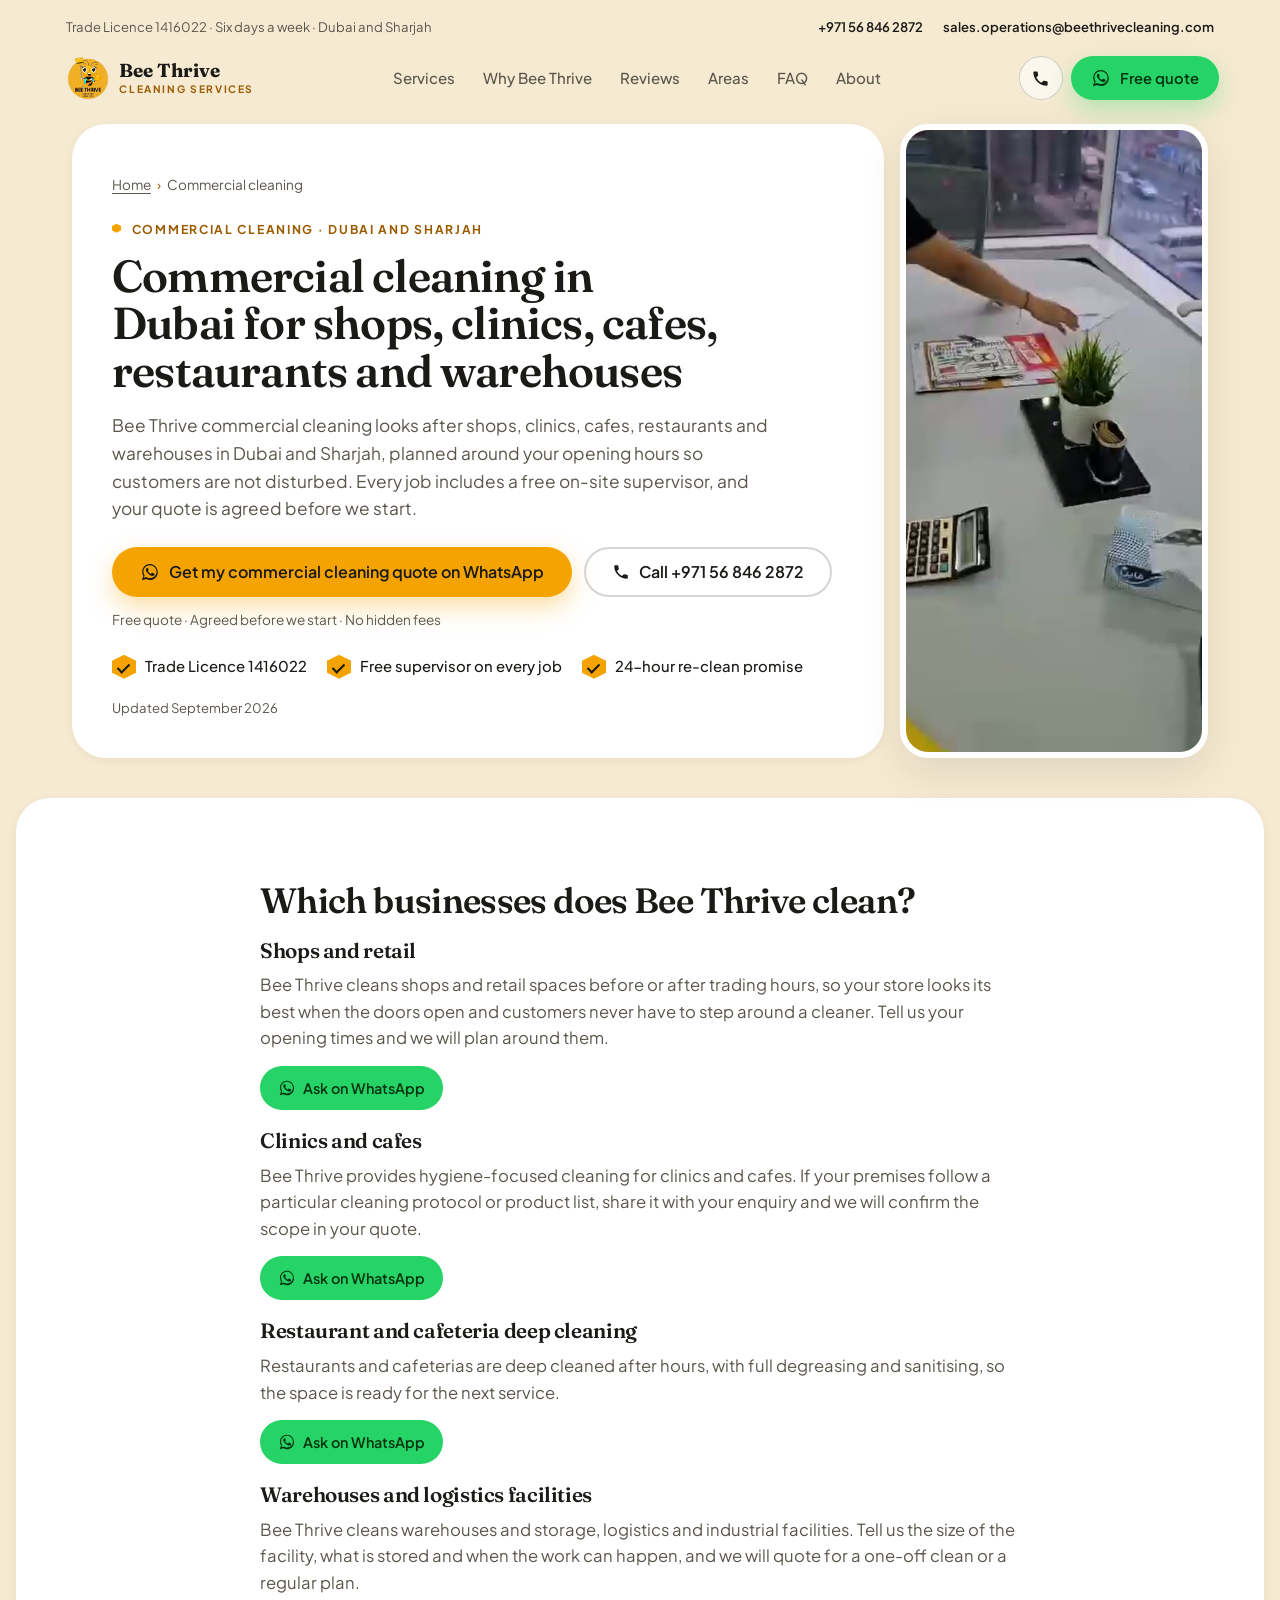
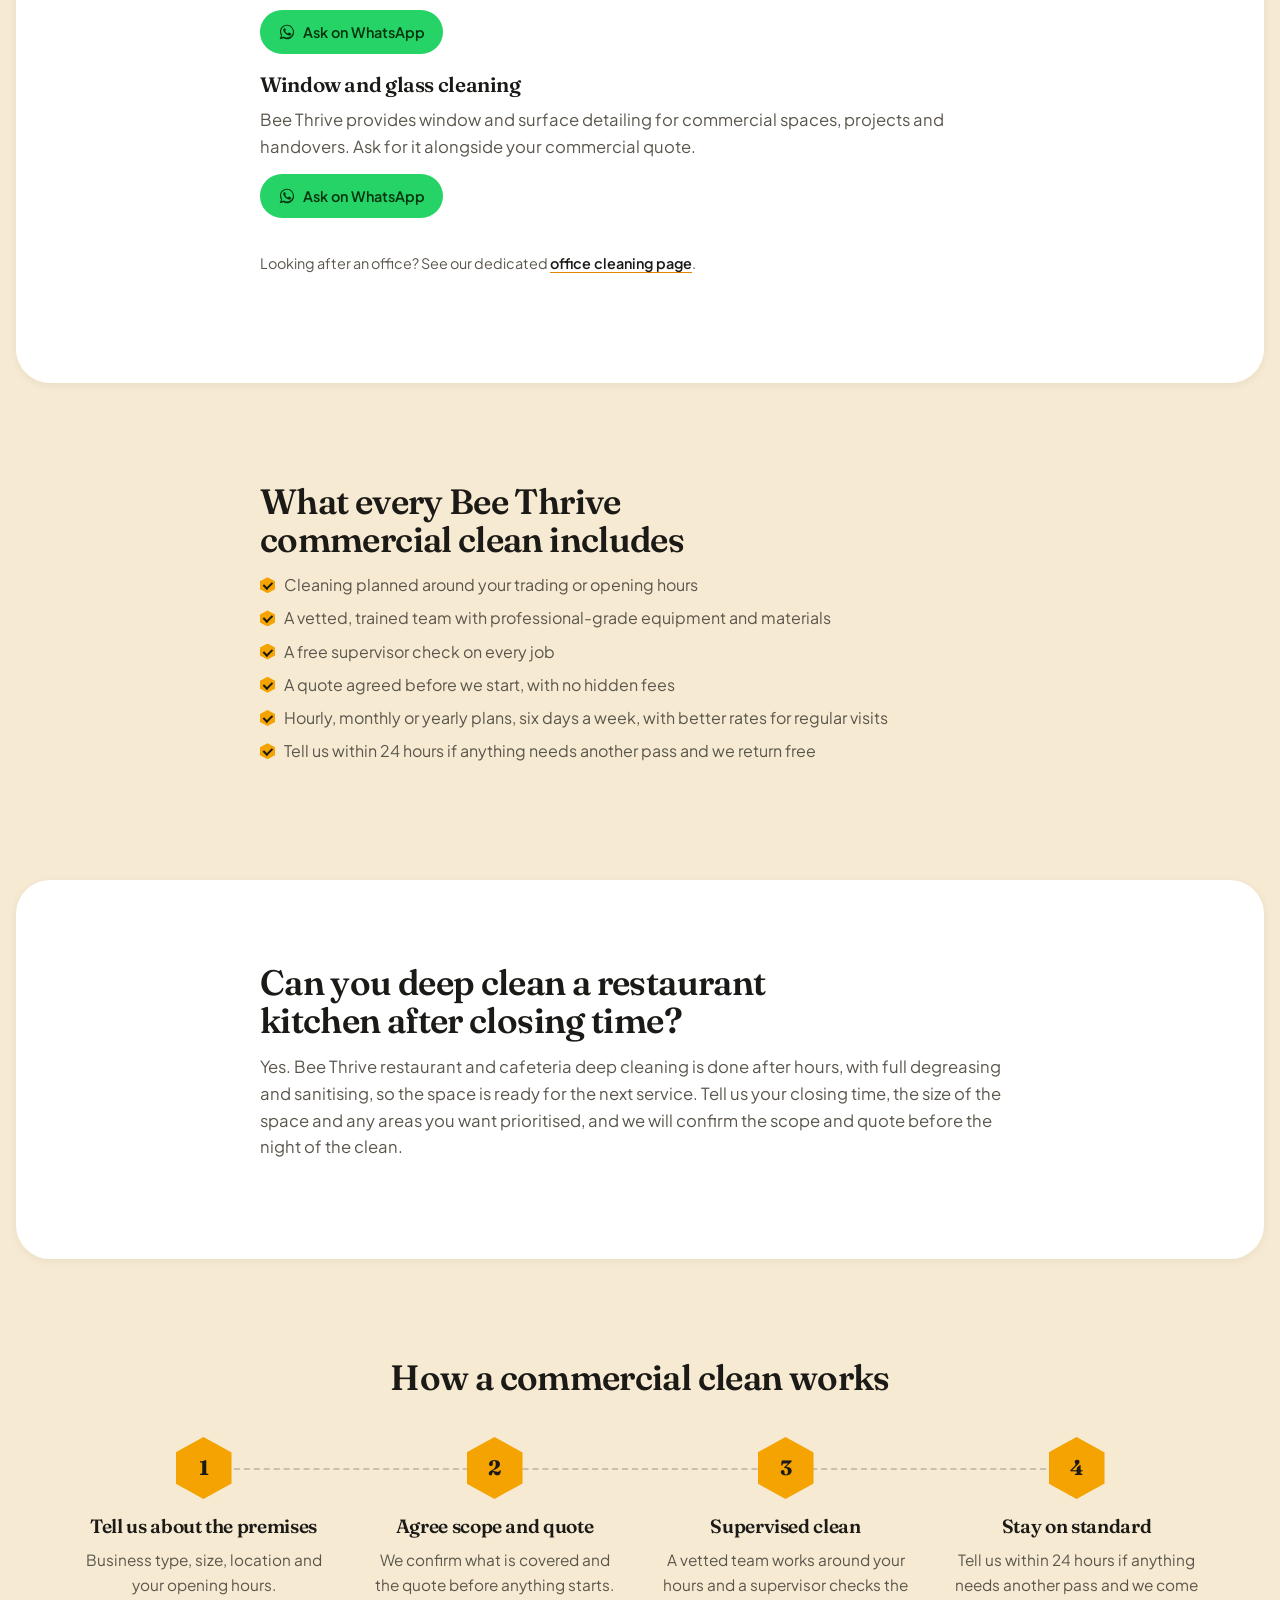
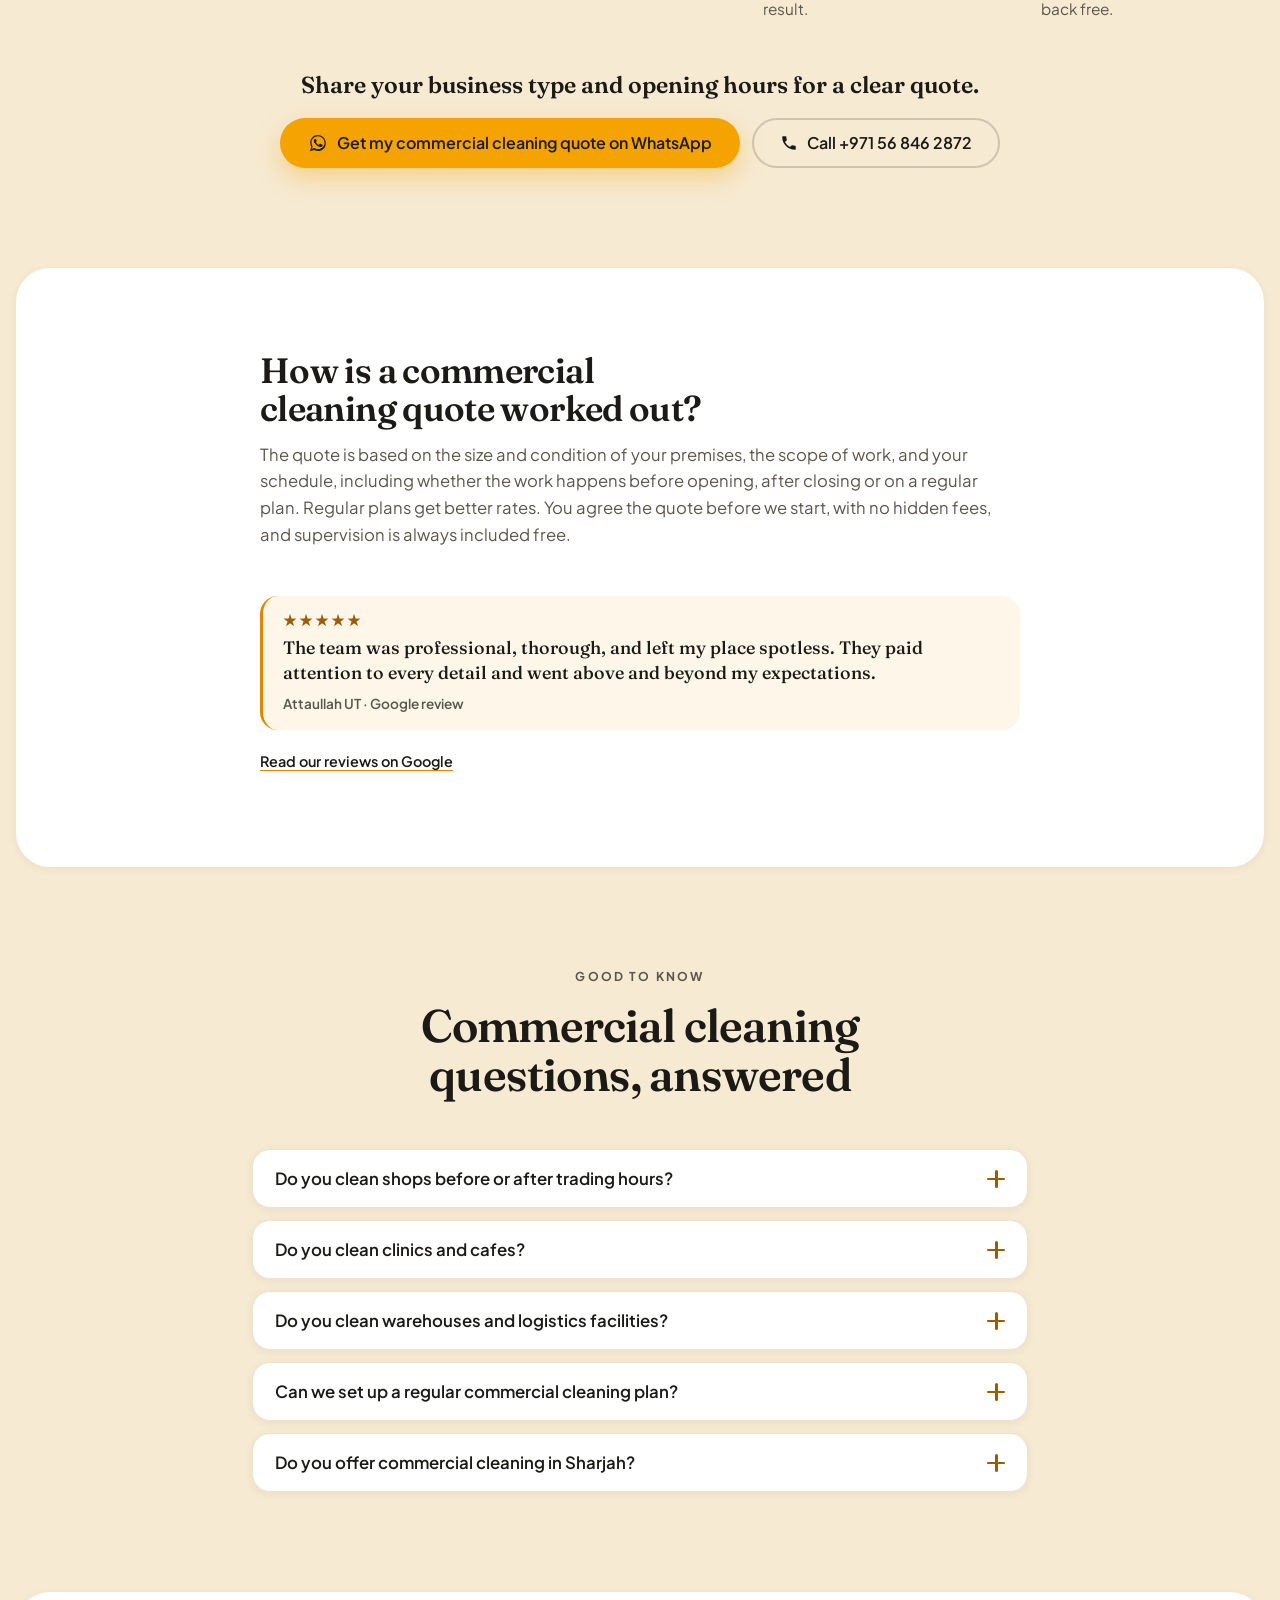
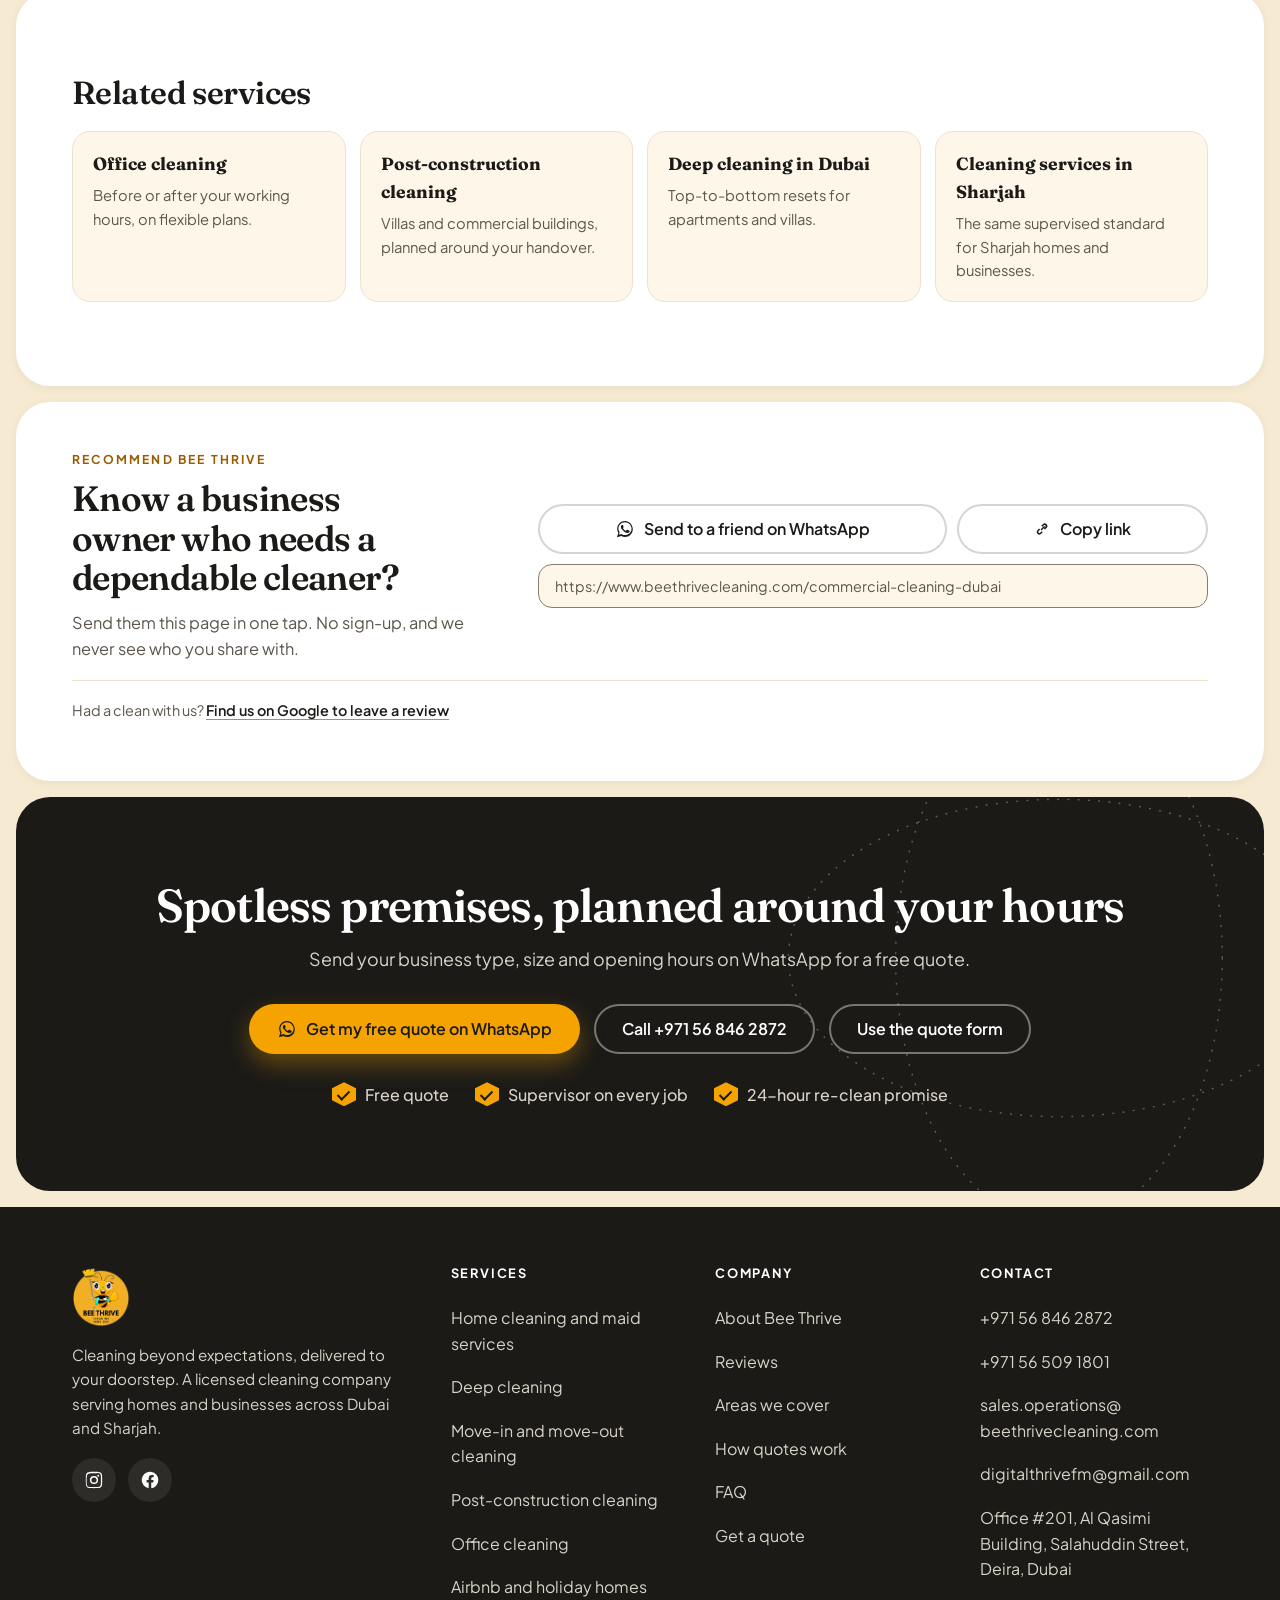
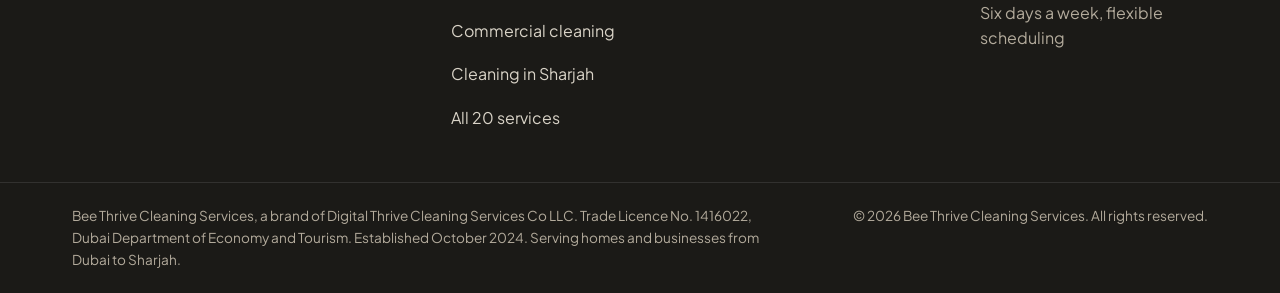
<file: commercial-cleaning-dubai.html>
<!DOCTYPE html>
<html lang="en">
<head>
  <meta charset="UTF-8" />
  <meta name="viewport" content="width=device-width, initial-scale=1.0, viewport-fit=cover" />
  <title>Commercial Cleaning in Dubai &amp; Sharjah | Bee Thrive</title>
  <meta name="description" content="Commercial cleaning in Dubai and Sharjah for shops, clinics, cafes, restaurants and warehouses, planned around your hours, with a free supervisor." />
  <link rel="canonical" href="https://www.beethrivecleaning.com/commercial-cleaning-dubai" />
  <meta name="robots" content="index, follow, max-snippet:-1, max-image-preview:large, max-video-preview:-1" />
  <meta name="theme-color" content="#F4A300" />

  <meta property="og:type" content="website" />
  <meta property="og:site_name" content="Bee Thrive Cleaning Services" />
  <meta property="og:locale" content="en_AE" />
  <meta property="og:url" content="https://www.beethrivecleaning.com/commercial-cleaning-dubai" />
  <meta property="og:title" content="Commercial cleaning in Dubai, around your trading hours" />
  <meta property="og:description" content="Shops, clinics, cafes, restaurants and warehouses. A free supervisor on every job." />
  <meta property="og:image" content="https://www.beethrivecleaning.com/assets/og/og-commercial-cleaning-v2.jpg" />
  <meta property="og:image:type" content="image/jpeg" />
  <meta property="og:image:width" content="1200" />
  <meta property="og:image:height" content="630" />
  <meta property="og:image:alt" content="Bee Thrive Cleaning Services share card: &quot;Commercial cleaning around your trading hours&quot;, with photos of real Bee Thrive work" />
  <meta name="twitter:card" content="summary_large_image" />
  <meta name="twitter:title" content="Commercial cleaning in Dubai, around your trading hours" />
  <meta name="twitter:description" content="Shops, clinics, cafes, restaurants and warehouses. A free supervisor on every job." />
  <meta name="twitter:image" content="https://www.beethrivecleaning.com/assets/og/og-commercial-cleaning-v2.jpg" />
  <meta name="twitter:image:alt" content="Bee Thrive Cleaning Services share card: &quot;Commercial cleaning around your trading hours&quot;, with photos of real Bee Thrive work" />

  <link rel="icon" href="/assets/favicon.ico" sizes="any" />
  <link rel="icon" type="image/png" href="/assets/favicon-32.png" sizes="32x32" />
  <link rel="apple-touch-icon" href="/assets/apple-touch.png" />
  <link rel="manifest" href="/site.webmanifest" />
  <link rel="preload" as="image" href="/assets/showreel-office-poster.jpg" fetchpriority="high" media="(min-width: 941px)" />

  <!-- Fonts: loaded without blocking render, with a no-JS fallback -->
  <link rel="preconnect" href="https://fonts.googleapis.com" />
  <link rel="preconnect" href="https://fonts.gstatic.com" crossorigin />
  <link rel="preload" as="style" href="https://fonts.googleapis.com/css2?family=Fraunces:ital,opsz,wght@0,9..144,400;0,9..144,500;0,9..144,600;0,9..144,700;1,9..144,500&family=Plus+Jakarta+Sans:wght@400;500;600;700&display=swap" />
  <link rel="stylesheet" href="https://fonts.googleapis.com/css2?family=Fraunces:ital,opsz,wght@0,9..144,400;0,9..144,500;0,9..144,600;0,9..144,700;1,9..144,500&family=Plus+Jakarta+Sans:wght@400;500;600;700&display=swap" media="print" onload="this.media='all'" />
  <noscript>
    <link rel="stylesheet" href="https://fonts.googleapis.com/css2?family=Fraunces:ital,opsz,wght@0,9..144,400;0,9..144,500;0,9..144,600;0,9..144,700;1,9..144,500&family=Plus+Jakarta+Sans:wght@400;500;600;700&display=swap" />
  </noscript>

  <link rel="stylesheet" href="/styles.css" />
  <link rel="stylesheet" href="/pages.css" />

  <script type="application/ld+json">
{
  "@context": "https://schema.org",
  "@graph": [
    {
      "@type": "WebPage",
      "@id": "https://www.beethrivecleaning.com/commercial-cleaning-dubai#webpage",
      "url": "https://www.beethrivecleaning.com/commercial-cleaning-dubai",
      "name": "Commercial Cleaning in Dubai & Sharjah | Bee Thrive",
      "description": "Commercial cleaning in Dubai and Sharjah for shops, clinics, cafes, restaurants and warehouses, planned around your hours, with a free supervisor.",
      "isPartOf": {
        "@id": "https://www.beethrivecleaning.com/#website"
      },
      "about": {
        "@id": "https://www.beethrivecleaning.com/commercial-cleaning-dubai#service"
      },
      "primaryImageOfPage": {
        "@id": "https://www.beethrivecleaning.com/commercial-cleaning-dubai#primaryimage"
      },
      "breadcrumb": {
        "@id": "https://www.beethrivecleaning.com/commercial-cleaning-dubai#breadcrumb"
      },
      "inLanguage": "en-AE",
      "dateModified": "2026-09-29"
    },
    {
      "@type": "WebSite",
      "@id": "https://www.beethrivecleaning.com/#website",
      "url": "https://www.beethrivecleaning.com/",
      "name": "Bee Thrive Cleaning Services",
      "alternateName": "Bee Thrive",
      "inLanguage": "en-AE",
      "publisher": {
        "@id": "https://www.beethrivecleaning.com/#business"
      }
    },
    {
      "@type": "ImageObject",
      "@id": "https://www.beethrivecleaning.com/commercial-cleaning-dubai#primaryimage",
      "url": "https://www.beethrivecleaning.com/assets/showreel-office-poster.jpg",
      "contentUrl": "https://www.beethrivecleaning.com/assets/showreel-office-poster.jpg",
      "width": 540,
      "height": 960,
      "caption": "A freshly wiped office desk with a plant and calculator after a Bee Thrive clean"
    },
    {
      "@type": "Service",
      "@id": "https://www.beethrivecleaning.com/commercial-cleaning-dubai#service",
      "name": "Commercial cleaning",
      "serviceType": "Cleaning for shops, clinics, cafes, restaurants and warehouses",
      "description": "Bee Thrive commercial cleaning looks after shops, clinics, cafes, restaurants and warehouses in Dubai and Sharjah, planned around your opening hours so customers are not disturbed. Every job includes a free on-site supervisor, and your quote is agreed before we start.",
      "provider": {
        "@id": "https://www.beethrivecleaning.com/#business"
      },
      "areaServed": [
        {
          "@type": "City",
          "name": "Dubai",
          "sameAs": "https://www.wikidata.org/wiki/Q612"
        },
        {
          "@type": "City",
          "name": "Sharjah",
          "sameAs": "https://www.wikidata.org/wiki/Q289693"
        }
      ],
      "url": "https://www.beethrivecleaning.com/commercial-cleaning-dubai",
      "image": {
        "@id": "https://www.beethrivecleaning.com/commercial-cleaning-dubai#primaryimage"
      }
    },
    {
      "@type": "HousekeepingService",
      "@id": "https://www.beethrivecleaning.com/#business",
      "name": "Bee Thrive Cleaning Services",
      "alternateName": "Bee Thrive",
      "url": "https://www.beethrivecleaning.com/",
      "telephone": "+971 56 846 2872",
      "email": "sales.operations@beethrivecleaning.com",
      "image": "https://www.beethrivecleaning.com/assets/og/og-home-v1.jpg",
      "logo": "https://www.beethrivecleaning.com/assets/icon-512.png",
      "address": {
        "@type": "PostalAddress",
        "streetAddress": "Office #201, Al Qasimi Building, Salahuddin Street, Deira",
        "addressLocality": "Dubai",
        "addressRegion": "Dubai",
        "addressCountry": "AE"
      },
      "sameAs": [
        "https://www.instagram.com/beethrivecleaning",
        "https://www.facebook.com/profile.php?id=61576092291203",
        "https://www.google.com/maps?cid=14709114580816797633"
      ]
    },
    {
      "@type": "BreadcrumbList",
      "@id": "https://www.beethrivecleaning.com/commercial-cleaning-dubai#breadcrumb",
      "itemListElement": [
        {
          "@type": "ListItem",
          "position": 1,
          "name": "Home",
          "item": "https://www.beethrivecleaning.com/"
        },
        {
          "@type": "ListItem",
          "position": 2,
          "name": "Commercial cleaning",
          "item": "https://www.beethrivecleaning.com/commercial-cleaning-dubai"
        }
      ]
    },
    {
      "@type": "FAQPage",
      "@id": "https://www.beethrivecleaning.com/commercial-cleaning-dubai#faq",
      "mainEntity": [
        {
          "@type": "Question",
          "name": "Do you clean shops before or after trading hours?",
          "acceptedAnswer": {
            "@type": "Answer",
            "text": "Yes. Bee Thrive cleans shops and retail spaces before or after trading hours, so the store is ready when customers arrive and the work never gets in their way. Share your opening times when you ask for a quote and we will plan the visits around them, six days a week."
          }
        },
        {
          "@type": "Question",
          "name": "Do you clean clinics and cafes?",
          "acceptedAnswer": {
            "@type": "Answer",
            "text": "Yes. Bee Thrive provides hygiene-focused cleaning for clinics and cafes in Dubai and Sharjah. If your premises follow a particular cleaning protocol or product list, send it with your enquiry and we will confirm what the quote covers before we start. A supervisor checks every job at no extra cost."
          }
        },
        {
          "@type": "Question",
          "name": "Do you clean warehouses and logistics facilities?",
          "acceptedAnswer": {
            "@type": "Answer",
            "text": "Yes. Bee Thrive cleans warehouses and storage, logistics and industrial facilities. Tell us the size of the facility, what is stored and when the work can happen, and we will quote for a one-off clean or a regular plan. A supervisor checks every job at no extra cost."
          }
        },
        {
          "@type": "Question",
          "name": "Can we set up a regular commercial cleaning plan?",
          "acceptedAnswer": {
            "@type": "Answer",
            "text": "Yes. Bee Thrive offers hourly, monthly and yearly plans for businesses, six days a week, with better rates for regular visits than for one-off cleans. Every visit includes the free on-site supervisor, and the scope and schedule are agreed with you before the first visit."
          }
        },
        {
          "@type": "Question",
          "name": "Do you offer commercial cleaning in Sharjah?",
          "acceptedAnswer": {
            "@type": "Answer",
            "text": "Yes. Bee Thrive cleans businesses in Sharjah as well as Dubai, with the same free supervisor and 24-hour re-clean promise. Send your location and the type of premises on WhatsApp so we can confirm the details and prepare your quote, agreed before we start."
          }
        }
      ]
    }
  ]
}
  </script>
</head>
<body data-page="commercial cleaning page">
  <a class="skip-link" href="#main">Skip to content</a>

  <!-- Icon sprite: each icon is drawn once and reused with <use href="#i-..."> -->
  <svg class="svg-sprite" aria-hidden="true" focusable="false" xmlns="http://www.w3.org/2000/svg">
    <symbol id="i-wa" viewBox="0 0 32 32"><path d="M16 3C9 3 3.5 8.5 3.5 15.5c0 2.4.7 4.7 1.9 6.7L3 29l7-1.8c1.9 1 4 1.6 6 1.6 7 0 12.5-5.5 12.5-12.5S23 3 16 3zm0 22.7c-1.8 0-3.6-.5-5.1-1.4l-.4-.2-4.2 1.1 1.1-4.1-.3-.4a10 10 0 01-1.6-5.5c0-5.6 4.6-10.2 10.5-10.2S26.5 9.9 26.5 15.5 21.9 25.7 16 25.7zm5.8-7.6c-.3-.2-1.9-.9-2.2-1-.3-.1-.5-.2-.7.2-.2.3-.8 1-1 1.2-.2.2-.4.2-.7.1-.3-.2-1.4-.5-2.6-1.6-1-.9-1.6-1.9-1.8-2.3-.2-.3 0-.5.1-.7l.5-.6c.2-.2.2-.3.4-.6.1-.2 0-.4 0-.6l-1-2.3c-.3-.6-.5-.5-.7-.5h-.6c-.2 0-.6.1-.9.4-.3.3-1.2 1.1-1.2 2.8s1.2 3.3 1.4 3.5c.2.2 2.5 3.8 6 5.3.8.4 1.5.6 2 .7.8.3 1.6.2 2.2.1.7-.1 1.9-.8 2.2-1.5.3-.7.3-1.4.2-1.5-.1-.2-.3-.3-.6-.4z"/></symbol>
    <symbol id="i-phone" viewBox="0 0 24 24"><path d="M6.6 10.8a15.6 15.6 0 006.6 6.6l2.2-2.2a1 1 0 011-.24 11.4 11.4 0 003.6.57 1 1 0 011 1V20a1 1 0 01-1 1A17 17 0 013 4a1 1 0 011-1h3.5a1 1 0 011 1c0 1.25.2 2.46.57 3.6a1 1 0 01-.25 1z"/></symbol>
    <symbol id="i-home" viewBox="0 0 24 24"><path d="M12 3l9 8h-3v9h-4v-6h-4v6H6v-9H3l9-8z"/></symbol>
    <symbol id="i-business" viewBox="0 0 24 24"><path d="M3 21V8l9-5 9 5v13h-6v-6H9v6H3z"/></symbol>
    <symbol id="i-holiday" viewBox="0 0 24 24"><path d="M3 11h18v2H3zm2 3h14v6h-2v-2H7v2H5v-6zm3-9h8a3 3 0 013 3v2H5V8a3 3 0 013-3z"/></symbol>
    <symbol id="i-person" viewBox="0 0 24 24"><path d="M12 2a4 4 0 014 4 4 4 0 01-8 0 4 4 0 014-4zm0 10c4 0 8 2 8 5v3H4v-3c0-3 4-5 8-5z"/></symbol>
    <symbol id="i-box" viewBox="0 0 24 24"><path d="M12 2l9 4.5v11L12 22l-9-4.5v-11L12 2zm0 2.2L6.2 7.1 12 10l5.8-2.9L12 4.2zM5 8.7v7.6l6 3v-7.6l-6-3zm14 0l-6 3v7.6l6-3V8.7z"/></symbol>
    <symbol id="i-build" viewBox="0 0 24 24"><path d="M11 4h2a1 1 0 011 1v3.1A7 7 0 0119 15v1h2v3H3v-3h2v-1a7 7 0 015-6.9V5a1 1 0 011-1zm-1 6.3A5 5 0 007 15v1h10v-1a5 5 0 00-3-4.7V13h-4v-2.7z"/></symbol>
    <symbol id="i-spark" viewBox="0 0 24 24"><path d="M12 2l2.3 6.4L21 11l-6.7 2.6L12 20l-2.3-6.4L3 11l6.7-2.6L12 2zm7 13l.9 2.1L22 18l-2.1.9L19 21l-.9-2.1L16 18l2.1-.9L19 15z"/></symbol>
    <symbol id="i-moon" viewBox="0 0 24 24"><path d="M13.4 2.1A10 10 0 1021.9 14 8 8 0 0113.4 2.1z"/></symbol>
    <symbol id="i-flag" viewBox="0 0 24 24"><path d="M5 3h14a1 1 0 011 1v16l-8-4.5L4 20V4a1 1 0 011-1z"/></symbol>
    <symbol id="i-arrow" viewBox="0 0 24 24"><path d="M5 12h13M13 6l6 6-6 6" fill="none" stroke="currentColor" stroke-width="2.2" stroke-linecap="round" stroke-linejoin="round"/></symbol>
    <symbol id="i-seal" viewBox="0 0 24 24"><path d="M12 2l2.4 1.8 3-.3 1 2.8 2.6 1.5-.7 2.9.7 2.9-2.6 1.5-1 2.8-3-.3L12 22l-2.4-1.8-3 .3-1-2.8L3 16.5l.7-2.9L3 10.7l2.6-1.5 1-2.8 3 .3L12 2z" fill="#F4A300"/><path d="M10.4 14.6l-2.1-2.1-1.3 1.3 3.4 3.4 6-6-1.3-1.3z" fill="#1B1A17"/></symbol>
    <symbol id="i-seal-ink" viewBox="0 0 24 24"><path d="M12 2l2.4 1.8 3-.3 1 2.8 2.6 1.5-.7 2.9.7 2.9-2.6 1.5-1 2.8-3-.3L12 22l-2.4-1.8-3 .3-1-2.8L3 16.5l.7-2.9L3 10.7l2.6-1.5 1-2.8 3 .3L12 2z" fill="#1B1A17"/><path d="M10.4 14.6l-2.1-2.1-1.3 1.3 3.4 3.4 6-6-1.3-1.3z" fill="#F4A300"/></symbol>
    <symbol id="i-share" viewBox="0 0 24 24"><path d="M18 2a3 3 0 00-2.96 3.5L8.5 9.1a3 3 0 100 5.8l6.54 3.6A3 3 0 1018 16a3 3 0 00-1.98.75l-6.1-3.37a3 3 0 000-.76l6.1-3.37A3 3 0 1018 2z"/></symbol>
    <symbol id="i-link" viewBox="0 0 24 24"><path d="M10.6 13.4a1 1 0 010-1.4l3.4-3.4a1 1 0 111.4 1.4L12 13.4a1 1 0 01-1.4 0zM8.5 19.5a3.5 3.5 0 01-2.5-6l2.1-2.1 1.4 1.4-2.1 2.1a1.5 1.5 0 002.1 2.1l2.1-2.1 1.4 1.4-2.1 2.1a3.5 3.5 0 01-2.4 1.1zm7.4-6.9l-1.4-1.4 2.1-2.1a1.5 1.5 0 00-2.1-2.1l-2.1 2.1-1.4-1.4 2.1-2.1a3.5 3.5 0 015 5z"/></symbol>
  </svg>

  <!-- ============ HEADER ============ -->
  <header class="site-header" id="top" data-wa-from="header">
    <div class="topbar">
      <div class="topbar-inner">
        <p>Trade Licence 1416022 · Six days a week · Dubai and Sharjah</p>
        <p class="topbar-links">
          <a data-call-primary href="/#contact">+971 56 846 2872</a>
          <a data-email href="/#contact">sales.operations@<wbr>beethrivecleaning.com</a>
        </p>
      </div>
    </div>
    <div class="container header-inner">
      <a class="brand" href="/" aria-label="Bee Thrive Cleaning Services home">
        <img src="/assets/logo-mark-128.png" alt="Bee Thrive Cleaning Services logo" width="56" height="58" decoding="async" />
        <span class="brand-text"><span class="brand-name">Bee Thrive</span><span class="brand-sub">Cleaning Services</span></span>
      </a>
      <nav class="main-nav" id="main-nav" aria-label="Primary">
        <a href="/#services">Services</a>
        <a href="/#why">Why Bee Thrive</a>
        <a href="/#reviews">Reviews</a>
        <a href="/#areas">Areas</a>
        <a href="/#faq">FAQ</a>
        <a href="/about">About</a>
        <div class="nav-cta">
          <a class="btn btn-whatsapp btn-block" data-wa-link data-wa-service="Commercial cleaning" href="/#contact">
            <svg class="wa-ico" aria-hidden="true" focusable="false"><use href="#i-wa"/></svg>
            <span><span class="label-long">Get my free</span><span class="label-short">Free</span> quote on WhatsApp</span>
          </a>
          <a class="btn btn-ghost btn-block" data-call-primary href="/#contact">Call +971 56 846 2872</a>
        </div>
      </nav>
      <div class="header-actions">
        <a class="icon-btn" data-call-primary href="/#contact" aria-label="Call Bee Thrive on +971 56 846 2872">
          <svg class="ph-ico" aria-hidden="true" focusable="false"><use href="#i-phone"/></svg>
        </a>
        <a class="btn btn-whatsapp" data-wa-link data-wa-service="Commercial cleaning" href="/#contact">
          <svg class="wa-ico" aria-hidden="true" focusable="false"><use href="#i-wa"/></svg> Free quote
        </a>
        <button class="nav-toggle" id="nav-toggle" aria-expanded="false" aria-controls="main-nav" aria-label="Open menu"><span></span><span></span><span></span></button>
      </div>
    </div>
  </header>

  <main id="main">
    <section class="page-hero" data-wa-from="hero" aria-labelledby="page-title">
      <div class="container page-hero-inner">
        <div class="page-hero-copy">
          <nav class="breadcrumbs" aria-label="Breadcrumb">
            <ol><li><a href="/">Home</a></li><li><span aria-current="page">Commercial cleaning</span></li></ol>
          </nav>
          <p class="eyebrow"><span class="hex-dot" aria-hidden="true"></span> Commercial cleaning · Dubai and Sharjah</p>
          <h1 id="page-title">Commercial cleaning in Dubai for shops, clinics, cafes, restaurants and warehouses</h1>
          <p class="page-lead">Bee Thrive commercial cleaning looks after shops, clinics, cafes, restaurants and warehouses in Dubai and Sharjah, planned around your opening hours so customers are not disturbed. Every job includes a free on-site supervisor, and your quote is agreed before we start.</p>
          <div class="hero-cta" data-bar-trigger>
            <a class="btn btn-primary" data-wa-link data-wa-service="Commercial cleaning" href="/#contact">
              <svg class="wa-ico" aria-hidden="true" focusable="false"><use href="#i-wa"/></svg> <span><span class="label-long">Get my commercial cleaning quote</span><span class="label-short">Commercial quote</span> on WhatsApp</span></a>
            <a class="btn btn-ghost" data-call-primary href="/#contact">
              <svg class="ph-ico" aria-hidden="true" focusable="false"><use href="#i-phone"/></svg> Call +971 56 846 2872</a>
          </div>
          <p class="cta-micro">Free quote · Agreed before we start · No hidden fees</p>
          <ul class="hero-trust">
            <li><span class="hex-check" aria-hidden="true"></span> Trade Licence 1416022</li>
            <li><span class="hex-check" aria-hidden="true"></span> Free supervisor on every job</li>
            <li><span class="hex-check" aria-hidden="true"></span> 24-hour re-clean promise</li>
          </ul>
          <p class="page-updated">Updated <time datetime="2026-09-29">September 2026</time></p>
        </div>
        <figure class="page-hero-photo">
          <img src="/assets/showreel-office-poster.jpg" alt="A freshly wiped office desk with a plant and calculator after a Bee Thrive clean" width="540" height="960" fetchpriority="high" decoding="async" />
        </figure>
      </div>
    </section>

    <section class="section panel" aria-labelledby="businesses-title">
      <div class="container">
        <div class="prose" id="businesses" data-wa-from="businesses we clean">
          <h2 id="businesses-title">Which businesses does Bee Thrive clean?</h2>
          <div class="page-sub" id="shops" data-wa-from="shops and retail">
            <h3>Shops and retail</h3>
            <p>Bee Thrive cleans shops and retail spaces before or after trading hours, so your store looks its best when the doors open and customers never have to step around a cleaner. Tell us your opening times and we will plan around them.</p>
            <p class="page-btn"><a class="btn btn-sm btn-wa-soft" data-wa-link data-wa-service="Shops and retail cleaning" href="/#contact"><svg class="wa-ico" aria-hidden="true" focusable="false"><use href="#i-wa"/></svg> Ask on WhatsApp<span class="visually-hidden"> about shops and retail cleaning</span></a></p>
          </div>
          <div class="page-sub" id="clinics-cafes" data-wa-from="clinics and cafes">
            <h3>Clinics and cafes</h3>
            <p>Bee Thrive provides hygiene-focused cleaning for clinics and cafes. If your premises follow a particular cleaning protocol or product list, share it with your enquiry and we will confirm the scope in your quote.</p>
            <p class="page-btn"><a class="btn btn-sm btn-wa-soft" data-wa-link data-wa-service="Clinics and cafes cleaning" href="/#contact"><svg class="wa-ico" aria-hidden="true" focusable="false"><use href="#i-wa"/></svg> Ask on WhatsApp<span class="visually-hidden"> about clinics and cafes cleaning</span></a></p>
          </div>
          <div class="page-sub" id="restaurants" data-wa-from="restaurant and cafeteria deep cleaning">
            <h3>Restaurant and cafeteria deep cleaning</h3>
            <p>Restaurants and cafeterias are deep cleaned after hours, with full degreasing and sanitising, so the space is ready for the next service.</p>
            <p class="page-btn"><a class="btn btn-sm btn-wa-soft" data-wa-link data-wa-service="Restaurant and cafeteria deep cleaning" href="/#contact"><svg class="wa-ico" aria-hidden="true" focusable="false"><use href="#i-wa"/></svg> Ask on WhatsApp<span class="visually-hidden"> about restaurant and cafeteria deep cleaning</span></a></p>
          </div>
          <div class="page-sub" id="warehouses" data-wa-from="warehouses and logistics facilities">
            <h3>Warehouses and logistics facilities</h3>
            <p>Bee Thrive cleans warehouses and storage, logistics and industrial facilities. Tell us the size of the facility, what is stored and when the work can happen, and we will quote for a one-off clean or a regular plan.</p>
            <p class="page-btn"><a class="btn btn-sm btn-wa-soft" data-wa-link data-wa-service="Warehouse cleaning" href="/#contact"><svg class="wa-ico" aria-hidden="true" focusable="false"><use href="#i-wa"/></svg> Ask on WhatsApp<span class="visually-hidden"> about warehouse cleaning</span></a></p>
          </div>
          <div class="page-sub" id="windows" data-wa-from="window and glass cleaning">
            <h3>Window and glass cleaning</h3>
            <p>Bee Thrive provides window and surface detailing for commercial spaces, projects and handovers. Ask for it alongside your commercial quote.</p>
            <p class="page-btn"><a class="btn btn-sm btn-wa-soft" data-wa-link data-wa-service="Window and glass cleaning" href="/#contact"><svg class="wa-ico" aria-hidden="true" focusable="false"><use href="#i-wa"/></svg> Ask on WhatsApp<span class="visually-hidden"> about window and glass cleaning</span></a></p>
          </div>
          <p class="page-note">Looking after an office? See our dedicated <a href="/office-cleaning-dubai">office cleaning page</a>.</p>
        </div>
      </div>
    </section>

    <section class="section on-canvas" aria-labelledby="includes-title">
      <div class="container">
        <div class="prose" id="includes" data-wa-from="what is included">
          <h2 id="includes-title">What every Bee Thrive commercial clean includes</h2>
          <ul class="tick-list tick-list-lg">
            <li>Cleaning planned around your trading or opening hours</li>
            <li>A vetted, trained team with professional-grade equipment and materials</li>
            <li>A free supervisor check on every job</li>
            <li>A quote agreed before we start, with no hidden fees</li>
            <li>Hourly, monthly or yearly plans, six days a week, with better rates for regular visits</li>
            <li>Tell us within 24 hours if anything needs another pass and we return free</li>
          </ul>
        </div>
      </div>
    </section>

    <section class="section panel" aria-labelledby="restaurant-kitchens-title">
      <div class="container">
        <div class="prose" id="restaurant-kitchens" data-wa-from="restaurant kitchens">
          <h2 id="restaurant-kitchens-title">Can you deep clean a restaurant kitchen after closing time?</h2>
          <p>Yes. Bee Thrive restaurant and cafeteria deep cleaning is done after hours, with full degreasing and sanitising, so the space is ready for the next service. Tell us your closing time, the size of the space and any areas you want prioritised, and we will confirm the scope and quote before the night of the clean.</p>
        </div>
      </div>
    </section>

    <section class="section on-canvas" aria-labelledby="how-title">
      <div class="container">
        <div class="page-wide" id="how" data-wa-from="how it works">
          <header class="section-head"><h2 id="how-title">How a commercial clean works</h2></header>
          <ol class="steps">
            <li class="step"><span class="hex-num" aria-hidden="true">1</span><h3>Tell us about the premises</h3><p>Business type, size, location and your opening hours.</p></li>
            <li class="step"><span class="hex-num" aria-hidden="true">2</span><h3>Agree scope and quote</h3><p>We confirm what is covered and the quote before anything starts.</p></li>
            <li class="step"><span class="hex-num" aria-hidden="true">3</span><h3>Supervised clean</h3><p>A vetted team works around your hours and a supervisor checks the result.</p></li>
            <li class="step"><span class="hex-num" aria-hidden="true">4</span><h3>Stay on standard</h3><p>Tell us within 24 hours if anything needs another pass and we come back free.</p></li>
          </ol>
          <div class="cta-pair" data-wa-from="mid-page call to action"><p class="cta-line">Share your business type and opening hours for a clear quote.</p><div class="cta-buttons">
            <a class="btn btn-primary" data-wa-link data-wa-service="Commercial cleaning" href="/#contact"><svg class="wa-ico" aria-hidden="true" focusable="false"><use href="#i-wa"/></svg> <span><span class="label-long">Get my commercial cleaning quote</span><span class="label-short">Commercial quote</span> on WhatsApp</span></a>
            <a class="btn btn-ghost" data-call-primary href="/#contact"><svg class="ph-ico" aria-hidden="true" focusable="false"><use href="#i-phone"/></svg> Call +971 56 846 2872</a>
          </div></div>
        </div>
      </div>
    </section>

    <section class="section panel" aria-labelledby="quote-title">
      <div class="container">
        <div class="prose" id="quote" data-wa-from="how quotes work">
          <h2 id="quote-title">How is a commercial cleaning quote worked out?</h2>
          <p>The quote is based on the size and condition of your premises, the scope of work, and your schedule, including whether the work happens before opening, after closing or on a regular plan. Regular plans get better rates. You agree the quote before we start, with no hidden fees, and supervision is always included free.</p>
        </div>
        <div class="page-review-wrap" data-wa-from="review">
          <figure class="hero-quote page-review">
            <div class="stars" role="img" aria-label="Rated 5 out of 5 stars">&#9733;&#9733;&#9733;&#9733;&#9733;</div>
            <blockquote>The team was professional, thorough, and left my place spotless. They paid attention to every detail and went above and beyond my expectations.</blockquote>
            <figcaption>Attaullah UT · Google review</figcaption>
          </figure>
          <p class="page-note"><a data-maps href="https://www.google.com/maps?cid=14709114580816797633">Read our reviews on Google</a></p>
        </div>
      </div>
    </section>

    <section class="section on-canvas" id="faq" data-wa-from="FAQ" aria-labelledby="faq-title">
      <div class="container container-narrow">
        <header class="section-head"><p class="kicker">Good to know</p><h2 id="faq-title">Commercial cleaning questions, answered</h2></header>
        <div class="faq">
        <div class="faq-item">
          <h3 class="faq-h"><button type="button" class="faq-q">Do you clean shops before or after trading hours?<span class="faq-icon" aria-hidden="true"></span></button></h3>
          <div class="faq-a"><p>Yes. Bee Thrive cleans shops and retail spaces before or after trading hours, so the store is ready when customers arrive and the work never gets in their way. Share your opening times when you ask for a quote and we will plan the visits around them, six days a week.</p></div>
        </div>
        <div class="faq-item">
          <h3 class="faq-h"><button type="button" class="faq-q">Do you clean clinics and cafes?<span class="faq-icon" aria-hidden="true"></span></button></h3>
          <div class="faq-a"><p>Yes. Bee Thrive provides hygiene-focused cleaning for clinics and cafes in Dubai and Sharjah. If your premises follow a particular cleaning protocol or product list, send it with your enquiry and we will confirm what the quote covers before we start. A supervisor checks every job at no extra cost.</p></div>
        </div>
        <div class="faq-item">
          <h3 class="faq-h"><button type="button" class="faq-q">Do you clean warehouses and logistics facilities?<span class="faq-icon" aria-hidden="true"></span></button></h3>
          <div class="faq-a"><p>Yes. Bee Thrive cleans warehouses and storage, logistics and industrial facilities. Tell us the size of the facility, what is stored and when the work can happen, and we will quote for a one-off clean or a regular plan. A supervisor checks every job at no extra cost.</p></div>
        </div>
        <div class="faq-item">
          <h3 class="faq-h"><button type="button" class="faq-q">Can we set up a regular commercial cleaning plan?<span class="faq-icon" aria-hidden="true"></span></button></h3>
          <div class="faq-a"><p>Yes. Bee Thrive offers hourly, monthly and yearly plans for businesses, six days a week, with better rates for regular visits than for one-off cleans. Every visit includes the free on-site supervisor, and the scope and schedule are agreed with you before the first visit.</p></div>
        </div>
        <div class="faq-item">
          <h3 class="faq-h"><button type="button" class="faq-q">Do you offer commercial cleaning in Sharjah?<span class="faq-icon" aria-hidden="true"></span></button></h3>
          <div class="faq-a"><p>Yes. Bee Thrive cleans businesses in Sharjah as well as Dubai, with the same free supervisor and 24-hour re-clean promise. Send your location and the type of premises on WhatsApp so we can confirm the details and prepare your quote, agreed before we start.</p></div>
        </div>
        </div>
      </div>
    </section>

    <section class="section panel" data-wa-from="related services" aria-labelledby="related-title">
      <div class="container">
        <h2 id="related-title" class="related-title">Related services</h2>
        <ul class="related-grid">
          <li><a class="related-card" href="/office-cleaning-dubai"><strong>Office cleaning</strong><span>Before or after your working hours, on flexible plans.</span></a></li>
          <li><a class="related-card" href="/post-construction-cleaning-dubai"><strong>Post-construction cleaning</strong><span>Villas and commercial buildings, planned around your handover.</span></a></li>
          <li><a class="related-card" href="/deep-cleaning-dubai"><strong>Deep cleaning in Dubai</strong><span>Top-to-bottom resets for apartments and villas.</span></a></li>
          <li><a class="related-card" href="/cleaning-services-sharjah"><strong>Cleaning services in Sharjah</strong><span>The same supervised standard for Sharjah homes and businesses.</span></a></li>
        </ul>
      </div>
    </section>

    <section class="share-block" id="recommend" data-share data-share-text="Thought this might help: Bee Thrive cleans shops, clinics, cafes, restaurants and warehouses in Dubai, with a free supervisor on every job." data-wa-from="recommend" aria-labelledby="share-title">
      <div class="container share-inner">
        <div class="share-copy">
          <p class="kicker">Recommend Bee Thrive</p>
          <h2 id="share-title">Know a business owner who needs a dependable cleaner?</h2>
          <p>Send them this page in one tap. No sign-up, and we never see who you share with.</p>
        </div>
        <div class="share-actions">
          <a class="btn btn-ghost" data-share-wa href="#recommend"><svg class="wa-ico" aria-hidden="true" focusable="false"><use href="#i-wa"/></svg> Send to a friend on WhatsApp</a>
          <button type="button" class="btn btn-ghost" data-share-copy><svg class="ph-ico" aria-hidden="true" focusable="false"><use href="#i-link"/></svg> Copy link</button>
          <button type="button" class="btn btn-ghost" data-share-native hidden><svg class="ph-ico" aria-hidden="true" focusable="false"><use href="#i-share"/></svg> More ways to share</button>
          <label class="visually-hidden" for="share-url">Link to this page</label>
          <input class="share-url" id="share-url" type="text" readonly value="https://www.beethrivecleaning.com/commercial-cleaning-dubai" />
          <p class="share-status" role="status" aria-live="polite"></p>
        </div>
        <p class="share-review">Had a clean with us? <a data-review-link data-review-label="Leave a Google review" href="https://www.google.com/maps?cid=14709114580816797633">Find us on Google to leave a review</a></p>
      </div>
    </section>

    <section class="panel-ink final-cta" data-wa-from="final call to action" data-bar-hide aria-labelledby="final-title">
      <div class="orbit" aria-hidden="true">
        <div class="o1"><svg viewBox="0 0 600 600" fill="none" xmlns="http://www.w3.org/2000/svg"><ellipse cx="300" cy="300" rx="290" ry="170" stroke="rgba(252,252,252,0.30)" stroke-width="1.5" stroke-dasharray="2 9"/></svg></div>
        <div class="o2"><svg viewBox="0 0 600 600" fill="none" xmlns="http://www.w3.org/2000/svg"><ellipse cx="300" cy="300" rx="175" ry="285" stroke="rgba(252,252,252,0.30)" stroke-width="1.5" stroke-dasharray="2 9"/></svg></div>
      </div>
      <div class="container final-cta-inner">
        <h2 id="final-title">Spotless premises, planned around your hours</h2>
        <p>Send your business type, size and opening hours on WhatsApp for a free quote.</p>
        <div class="final-cta-actions">
          <a class="btn btn-primary" data-wa-link data-wa-service="Commercial cleaning" href="/#contact"><svg class="wa-ico" aria-hidden="true" focusable="false"><use href="#i-wa"/></svg> <span><span class="label-long">Get my free</span><span class="label-short">Free</span> quote on WhatsApp</span></a>
          <a class="btn btn-ghost-light" data-call-primary href="/#contact">Call +971 56 846 2872</a>
          <a class="btn btn-ghost-light" href="/#contact">Use the quote form</a>
        </div>
        <ul class="final-ticks">
          <li><span class="hex-check" aria-hidden="true"></span> Free quote</li>
          <li><span class="hex-check" aria-hidden="true"></span> Supervisor on every job</li>
          <li><span class="hex-check" aria-hidden="true"></span> 24-hour re-clean promise</li>
        </ul>
      </div>
    </section>
  </main>

  <!-- ============ FOOTER ============ -->
  <footer class="site-footer" data-wa-from="footer">
    <div class="container footer-grid">
      <div class="footer-brand">
        <h2 class="visually-hidden">Bee Thrive Cleaning Services</h2>
        <a class="brand brand-footer" href="/" aria-label="Bee Thrive Cleaning Services home">
          <img src="/assets/logo-mark-128.png" srcset="/assets/logo-mark-128.png 1x, /assets/logo-mark@400.png 3x" alt="Bee Thrive Cleaning Services logo" width="64" height="66" loading="lazy" decoding="async" />
        </a>
        <p>Cleaning beyond expectations, delivered to your doorstep. A licensed cleaning company serving homes and businesses across Dubai and Sharjah.</p>
        <div class="footer-social">
          <a data-instagram href="https://www.instagram.com/beethrivecleaning" aria-label="Instagram"><svg viewBox="0 0 24 24" aria-hidden="true"><path d="M12 2.2c3.2 0 3.6 0 4.8.07 1.2.06 1.8.25 2.2.41.6.22 1 .48 1.4.9.42.4.68.8.9 1.4.16.4.35 1 .41 2.2.07 1.2.07 1.6.07 4.8s0 3.6-.07 4.8c-.06 1.2-.25 1.8-.41 2.2-.22.6-.48 1-.9 1.4-.4.42-.8.68-1.4.9-.4.16-1 .35-2.2.41-1.2.07-1.6.07-4.8.07s-3.6 0-4.8-.07c-1.2-.06-1.8-.25-2.2-.41a3.8 3.8 0 01-1.4-.9 3.8 3.8 0 01-.9-1.4c-.16-.4-.35-1-.41-2.2C2.2 15.6 2.2 15.2 2.2 12s0-3.6.07-4.8c.06-1.2.25-1.8.41-2.2.22-.6.48-1 .9-1.4.4-.42.8-.68 1.4-.9.4-.16 1-.35 2.2-.41C8.4 2.2 8.8 2.2 12 2.2zm0 1.8c-3.1 0-3.5 0-4.7.07-.9.04-1.4.2-1.7.32-.43.17-.74.37-1.06.69-.32.32-.52.63-.69 1.06-.12.3-.28.8-.32 1.7C3.2 8.5 3.2 8.9 3.2 12s0 3.5.07 4.7c.04.9.2 1.4.32 1.7.17.43.37.74.69 1.06.32.32.63.52 1.06.69.3.12.8.28 1.7.32 1.2.07 1.6.07 4.7.07s3.5 0 4.7-.07c.9-.04 1.4-.2 1.7-.32.43-.17.74-.37 1.06-.69.32-.32.52-.63.69-1.06.12-.3.28-.8.32-1.7.07-1.2.07-1.6.07-4.7s0-3.5-.07-4.7c-.04-.9-.2-1.4-.32-1.7a2.8 2.8 0 00-.69-1.06 2.8 2.8 0 00-1.06-.69c-.3-.12-.8-.28-1.7-.32C15.5 4 15.1 4 12 4zm0 3.1a4.9 4.9 0 110 9.8 4.9 4.9 0 010-9.8zm0 1.8a3.1 3.1 0 100 6.2 3.1 3.1 0 000-6.2zm5.1-3.2a1.15 1.15 0 110 2.3 1.15 1.15 0 010-2.3z"/></svg></a>
          <a data-facebook href="https://www.facebook.com/profile.php?id=61576092291203" aria-label="Facebook"><svg viewBox="0 0 24 24" aria-hidden="true"><path d="M22 12a10 10 0 10-11.6 9.9v-7H7.9V12h2.5V9.8c0-2.5 1.5-3.9 3.8-3.9 1.1 0 2.2.2 2.2.2v2.5h-1.3c-1.2 0-1.6.8-1.6 1.6V12h2.8l-.45 2.9h-2.35v7A10 10 0 0022 12z"/></svg></a>
        </div>
      </div>
      <div class="footer-col">
        <h3>Services</h3>
        <ul>
          <li><a href="/home-cleaning-dubai">Home cleaning and maid services</a></li>
          <li><a href="/deep-cleaning-dubai">Deep cleaning</a></li>
          <li><a href="/move-in-move-out-cleaning-dubai">Move-in and move-out cleaning</a></li>
          <li><a href="/post-construction-cleaning-dubai">Post-construction cleaning</a></li>
          <li><a href="/office-cleaning-dubai">Office cleaning</a></li>
          <li><a href="/holiday-home-cleaning-dubai">Airbnb and holiday homes</a></li>
          <li><a href="/commercial-cleaning-dubai">Commercial cleaning</a></li>
          <li><a href="/cleaning-services-sharjah">Cleaning in Sharjah</a></li>
          <li><a href="/#services">All 20 services</a></li>
        </ul>
      </div>
      <div class="footer-col">
        <h3>Company</h3>
        <ul>
          <li><a href="/about">About Bee Thrive</a></li>
          <li><a href="/#reviews">Reviews</a></li>
          <li><a href="/#areas">Areas we cover</a></li>
          <li><a href="/#quote">How quotes work</a></li>
          <li><a href="/#faq">FAQ</a></li>
          <li><a href="/#contact">Get a quote</a></li>
        </ul>
      </div>
      <div class="footer-col">
        <h3>Contact</h3>
        <ul>
          <li><a data-call-primary href="/#contact">+971 56 846 2872</a></li>
          <li><a data-call-secondary href="/#contact">+971 56 509 1801</a></li>
          <li><a data-email href="/#contact">sales.operations@<wbr>beethrivecleaning.com</a></li>
          <li><a data-email-secondary href="/#contact">digitalthrivefm@<wbr>gmail.com</a></li>
          <li><a data-maps href="https://www.google.com/maps?cid=14709114580816797633">Office #201, Al Qasimi Building, Salahuddin Street, Deira, Dubai</a></li>
          <li class="footer-note">Six days a week, flexible scheduling</li>
        </ul>
      </div>
    </div>
    <div class="footer-bottom"><div class="container footer-bottom-inner">
      <p>Bee Thrive Cleaning Services, a brand of Digital Thrive Cleaning Services Co LLC. Trade Licence No. 1416022, Dubai Department of Economy and Tourism. Established October 2024. Serving homes and businesses from Dubai to Sharjah.</p>
      <p>&copy; <span id="year"></span> Bee Thrive Cleaning Services. All rights reserved.</p>
    </div></div>
  </footer>

  <div class="action-bar" id="action-bar" role="region" aria-label="Quick contact" data-wa-from="mobile bar">
    <a class="btn btn-whatsapp" data-wa-link data-wa-service="Commercial cleaning" href="/#contact"><svg class="wa-ico" aria-hidden="true" focusable="false"><use href="#i-wa"/></svg> WhatsApp quote</a>
    <a class="btn btn-ghost bar-call" data-call-primary href="/#contact"><svg class="ph-ico" aria-hidden="true" focusable="false"><use href="#i-phone"/></svg> Call</a>
  </div>
  <a class="fab-whatsapp" data-wa-link data-wa-service="Commercial cleaning" data-wa-from="WhatsApp button" href="/#contact" aria-label="WhatsApp quote. Chat with Bee Thrive on WhatsApp">
    <svg aria-hidden="true" focusable="false"><use href="#i-wa"/></svg><span>WhatsApp quote</span></a>

  <script src="/script.js"></script>
</body>
</html>
</file>
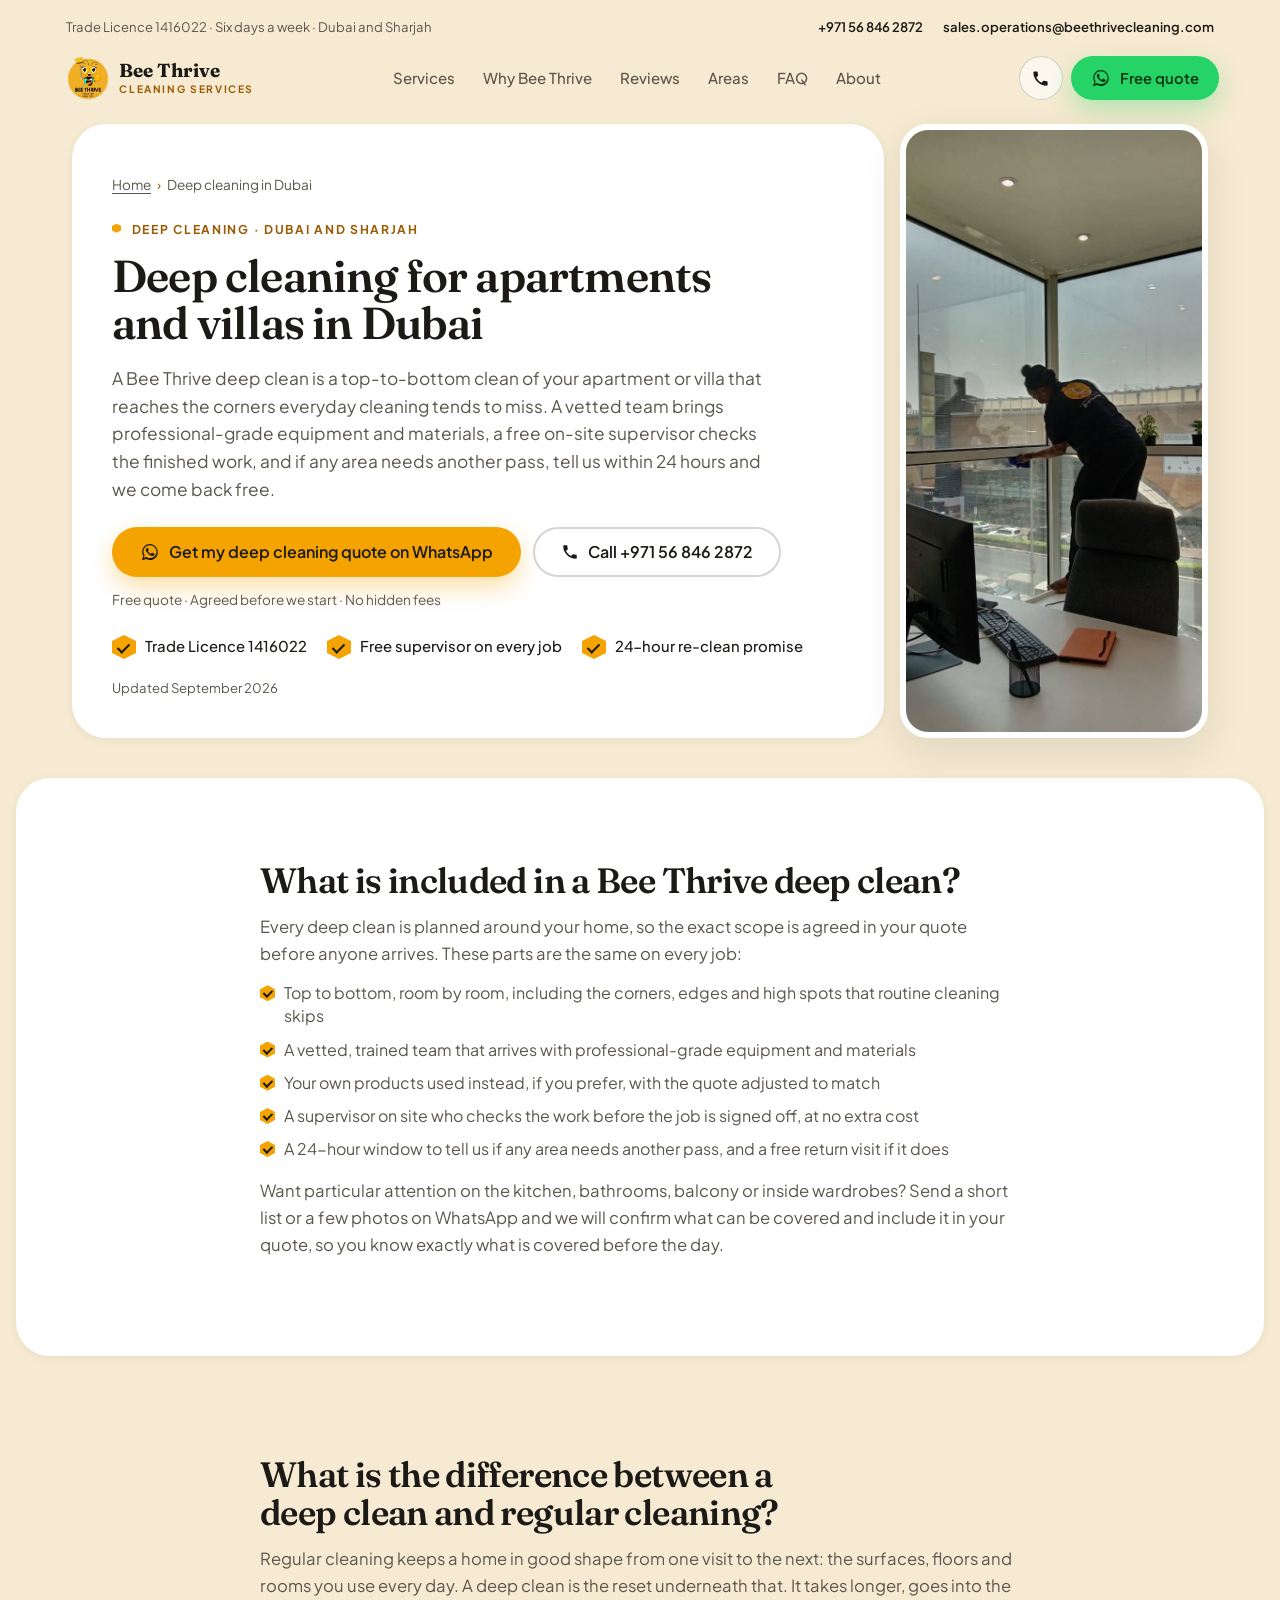
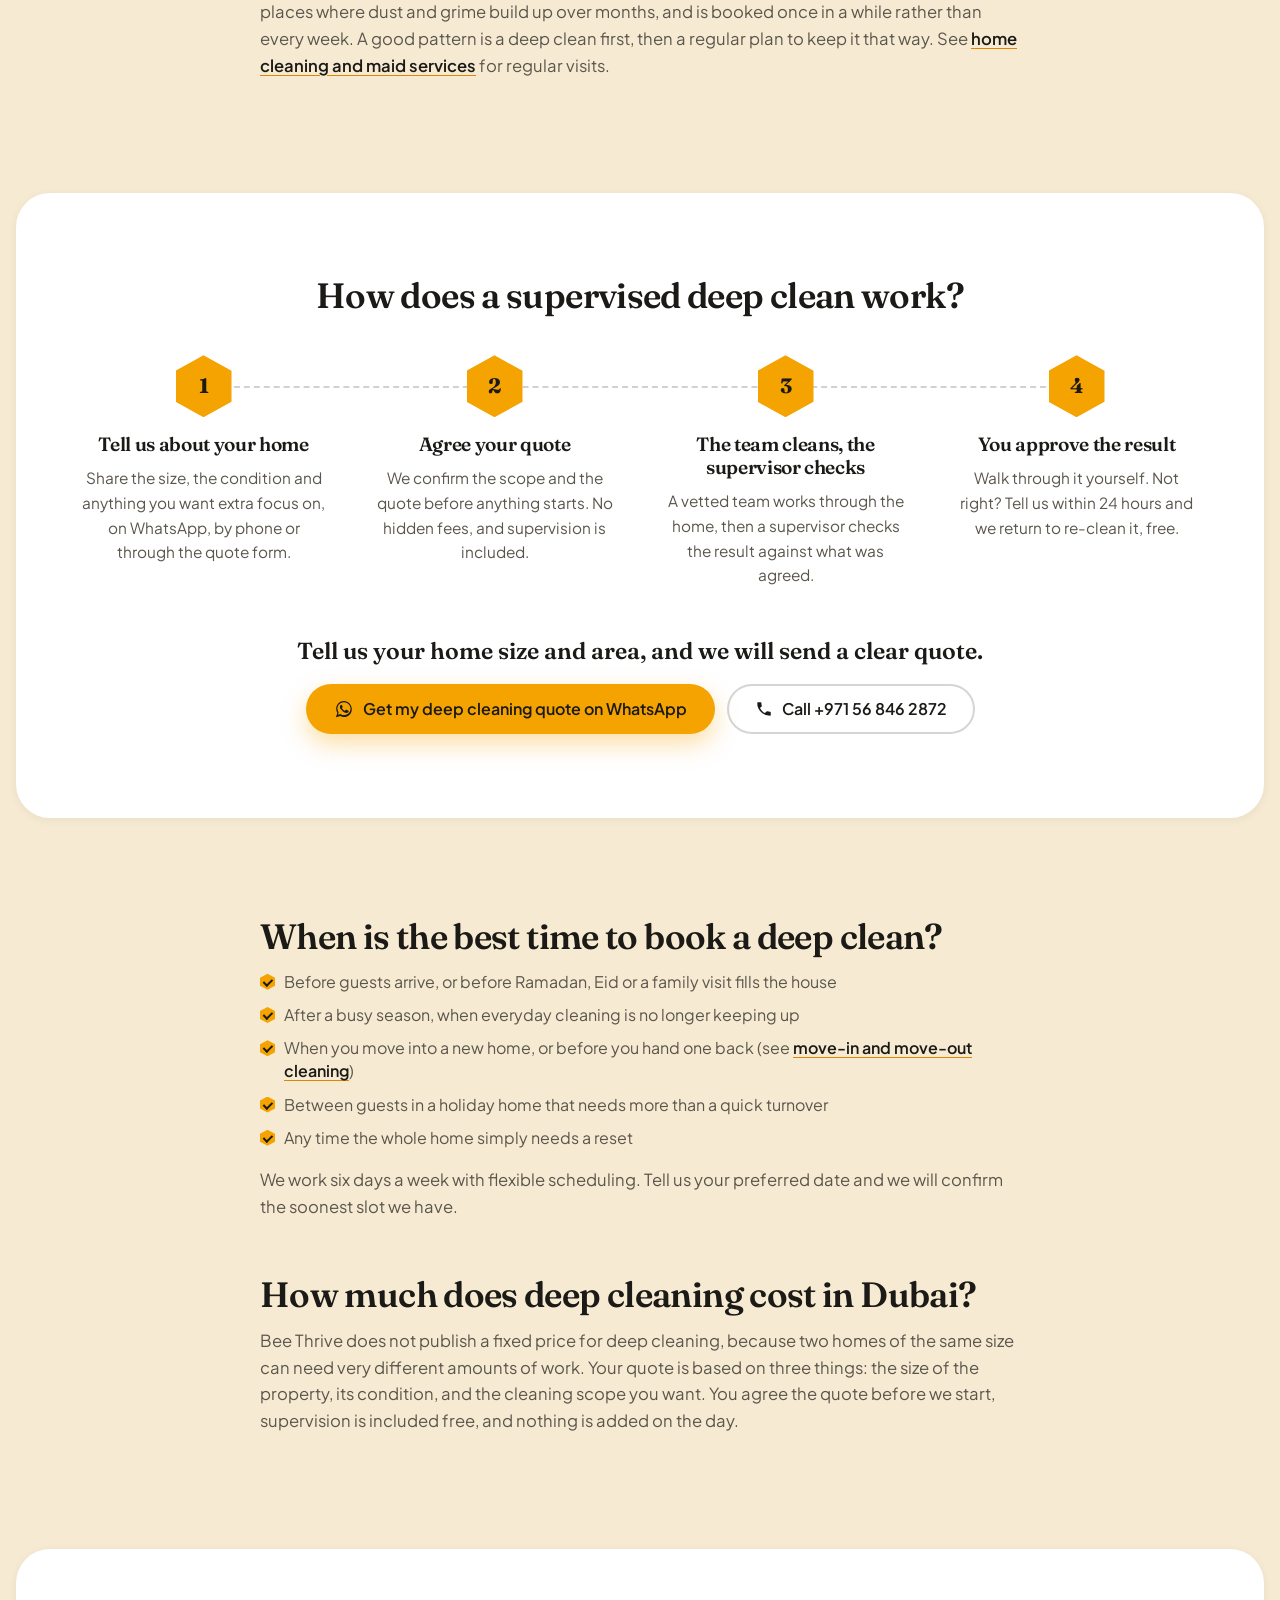
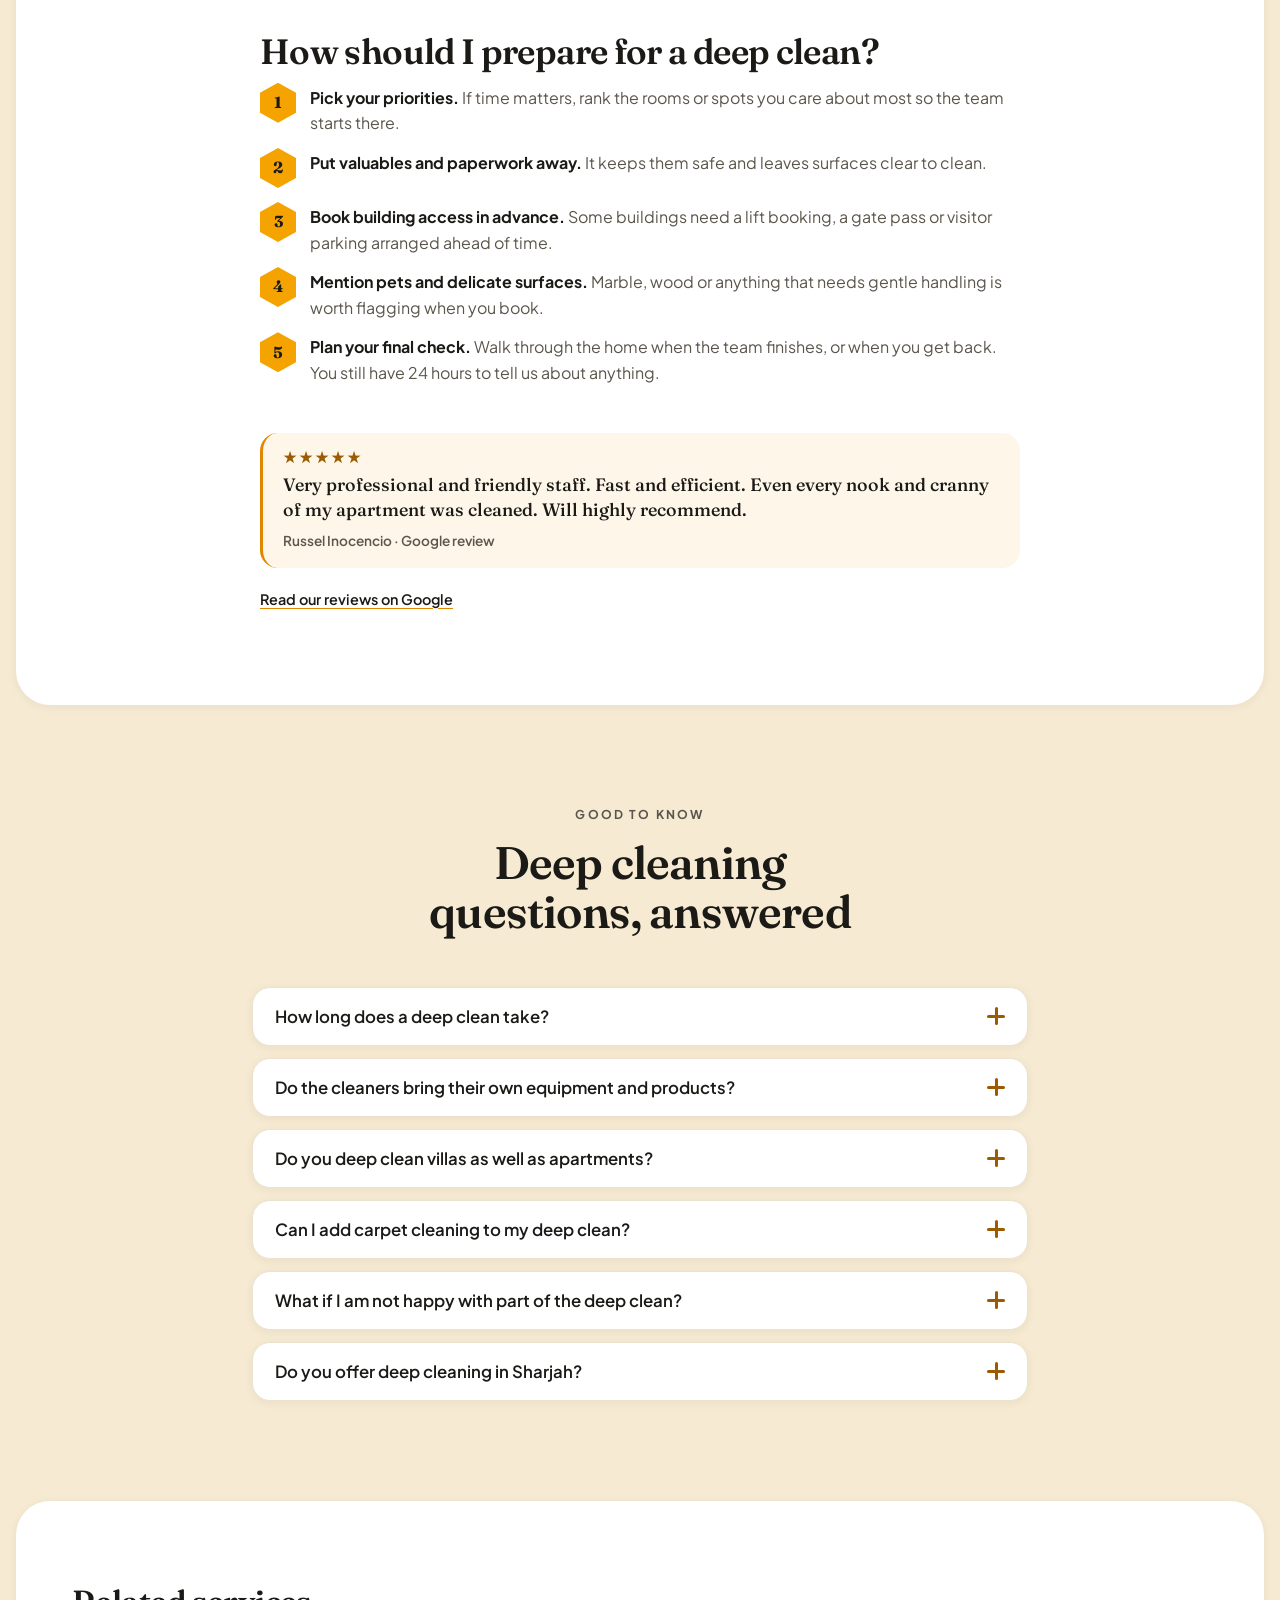
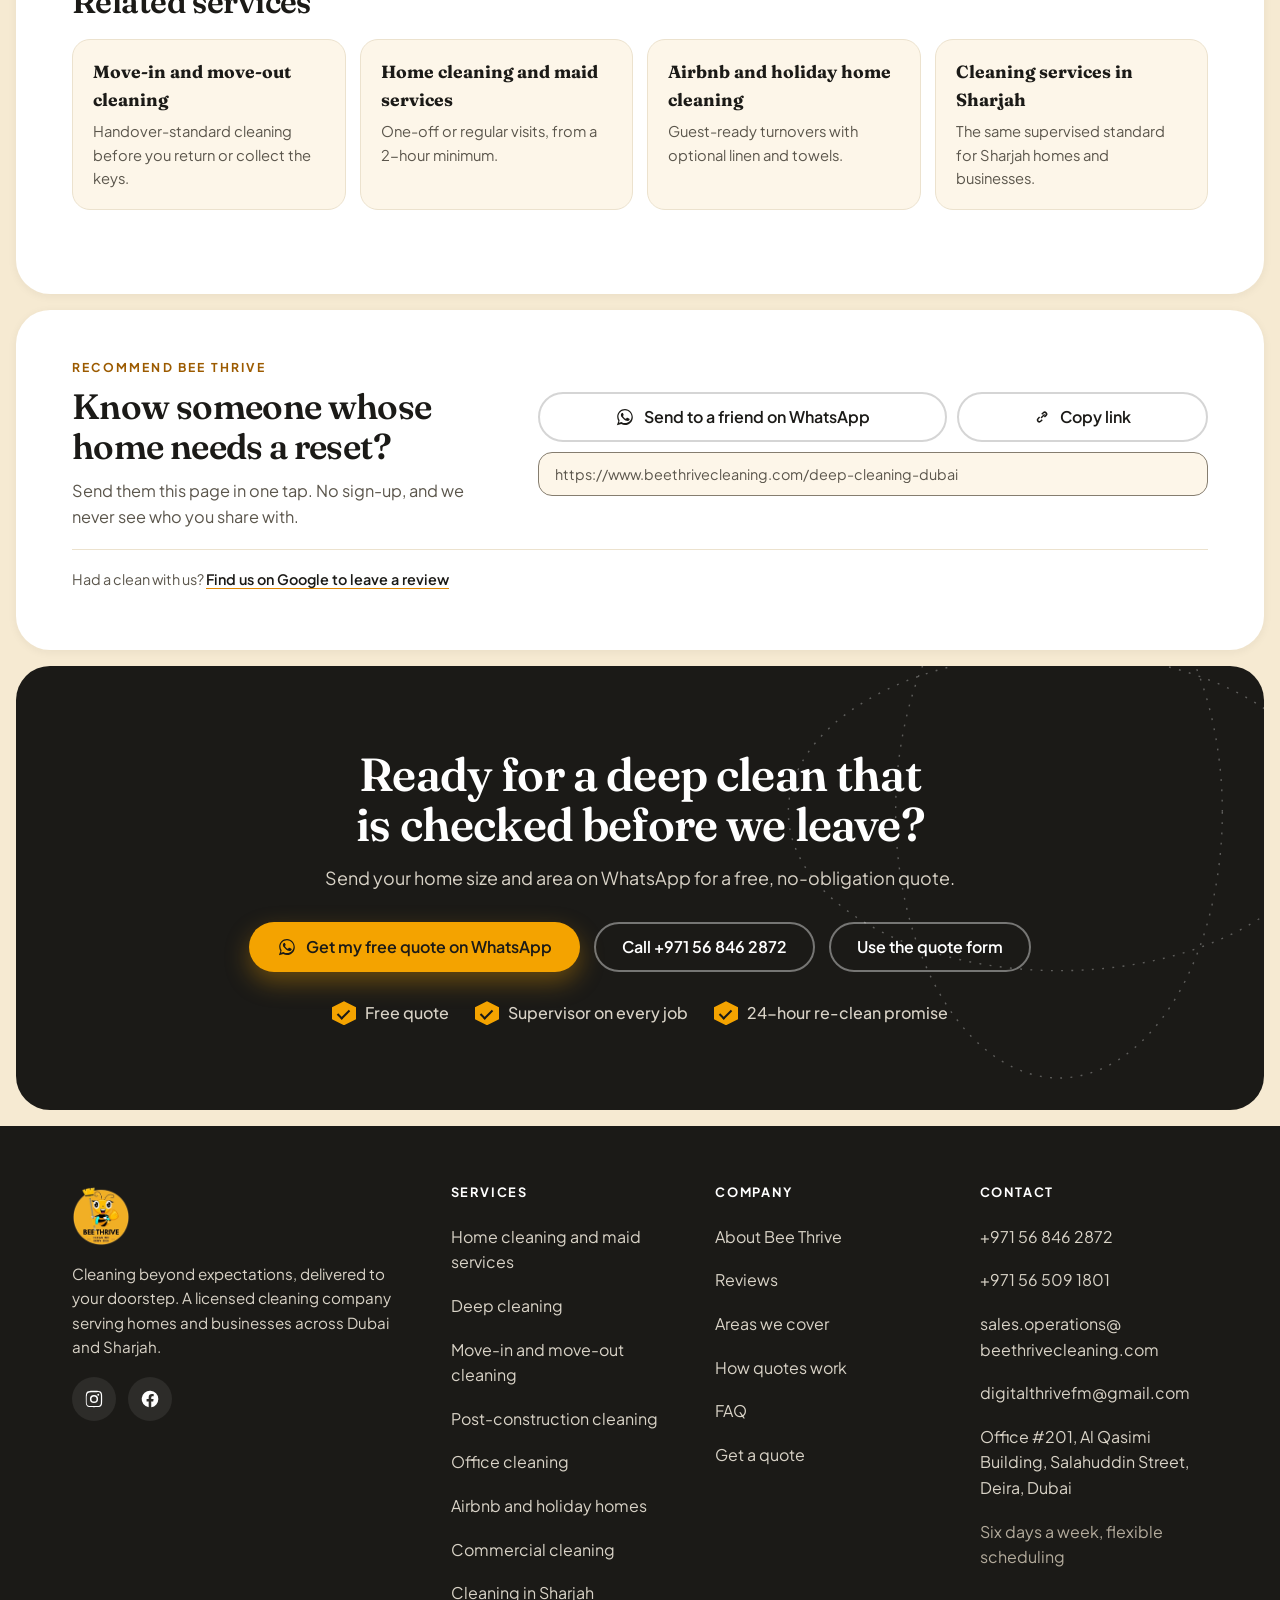
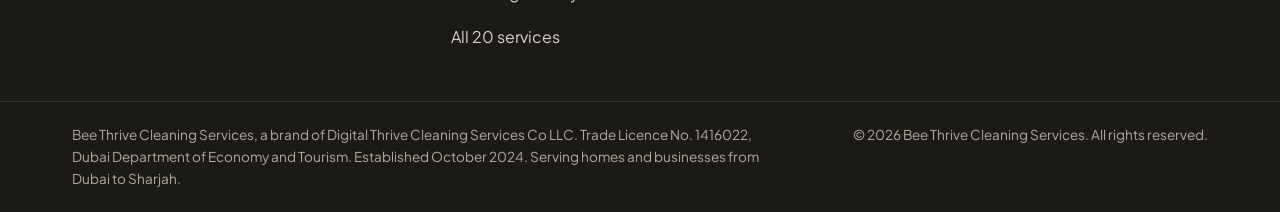
<file: deep-cleaning-dubai.html>
<!DOCTYPE html>
<html lang="en">
<head>
  <meta charset="UTF-8" />
  <meta name="viewport" content="width=device-width, initial-scale=1.0, viewport-fit=cover" />
  <title>Deep Cleaning in Dubai &amp; Sharjah, Supervised | Bee Thrive</title>
  <meta name="description" content="Top-to-bottom deep cleaning for apartments and villas in Dubai and Sharjah, checked by a free on-site supervisor, with a 24-hour re-clean promise." />
  <link rel="canonical" href="https://www.beethrivecleaning.com/deep-cleaning-dubai" />
  <meta name="robots" content="index, follow, max-snippet:-1, max-image-preview:large, max-video-preview:-1" />
  <meta name="theme-color" content="#F4A300" />

  <meta property="og:type" content="website" />
  <meta property="og:site_name" content="Bee Thrive Cleaning Services" />
  <meta property="og:locale" content="en_AE" />
  <meta property="og:url" content="https://www.beethrivecleaning.com/deep-cleaning-dubai" />
  <meta property="og:title" content="Deep cleaning in Dubai, checked by a supervisor" />
  <meta property="og:description" content="Free supervisor on every deep clean in Dubai and Sharjah. Quote agreed before we start." />
  <meta property="og:image" content="https://www.beethrivecleaning.com/assets/og/og-deep-cleaning-v2.jpg" />
  <meta property="og:image:type" content="image/jpeg" />
  <meta property="og:image:width" content="1200" />
  <meta property="og:image:height" content="630" />
  <meta property="og:image:alt" content="Bee Thrive Cleaning Services share card: &quot;Deep cleaning in Dubai, checked by a supervisor&quot;, with photos of real Bee Thrive work" />
  <meta name="twitter:card" content="summary_large_image" />
  <meta name="twitter:title" content="Deep cleaning in Dubai, checked by a supervisor" />
  <meta name="twitter:description" content="Free supervisor on every deep clean in Dubai and Sharjah. Quote agreed before we start." />
  <meta name="twitter:image" content="https://www.beethrivecleaning.com/assets/og/og-deep-cleaning-v2.jpg" />
  <meta name="twitter:image:alt" content="Bee Thrive Cleaning Services share card: &quot;Deep cleaning in Dubai, checked by a supervisor&quot;, with photos of real Bee Thrive work" />

  <link rel="icon" href="/assets/favicon.ico" sizes="any" />
  <link rel="icon" type="image/png" href="/assets/favicon-32.png" sizes="32x32" />
  <link rel="apple-touch-icon" href="/assets/apple-touch.png" />
  <link rel="manifest" href="/site.webmanifest" />
  <link rel="preload" as="image" href="/assets/work-windows-1.jpg" fetchpriority="high" media="(min-width: 941px)" />

  <!-- Fonts: loaded without blocking render, with a no-JS fallback -->
  <link rel="preconnect" href="https://fonts.googleapis.com" />
  <link rel="preconnect" href="https://fonts.gstatic.com" crossorigin />
  <link rel="preload" as="style" href="https://fonts.googleapis.com/css2?family=Fraunces:ital,opsz,wght@0,9..144,400;0,9..144,500;0,9..144,600;0,9..144,700;1,9..144,500&family=Plus+Jakarta+Sans:wght@400;500;600;700&display=swap" />
  <link rel="stylesheet" href="https://fonts.googleapis.com/css2?family=Fraunces:ital,opsz,wght@0,9..144,400;0,9..144,500;0,9..144,600;0,9..144,700;1,9..144,500&family=Plus+Jakarta+Sans:wght@400;500;600;700&display=swap" media="print" onload="this.media='all'" />
  <noscript>
    <link rel="stylesheet" href="https://fonts.googleapis.com/css2?family=Fraunces:ital,opsz,wght@0,9..144,400;0,9..144,500;0,9..144,600;0,9..144,700;1,9..144,500&family=Plus+Jakarta+Sans:wght@400;500;600;700&display=swap" />
  </noscript>

  <link rel="stylesheet" href="/styles.css" />
  <link rel="stylesheet" href="/pages.css" />

  <script type="application/ld+json">
{
  "@context": "https://schema.org",
  "@graph": [
    {
      "@type": "WebPage",
      "@id": "https://www.beethrivecleaning.com/deep-cleaning-dubai#webpage",
      "url": "https://www.beethrivecleaning.com/deep-cleaning-dubai",
      "name": "Deep Cleaning in Dubai & Sharjah, Supervised | Bee Thrive",
      "description": "Top-to-bottom deep cleaning for apartments and villas in Dubai and Sharjah, checked by a free on-site supervisor, with a 24-hour re-clean promise.",
      "isPartOf": {
        "@id": "https://www.beethrivecleaning.com/#website"
      },
      "about": {
        "@id": "https://www.beethrivecleaning.com/deep-cleaning-dubai#service"
      },
      "primaryImageOfPage": {
        "@id": "https://www.beethrivecleaning.com/deep-cleaning-dubai#primaryimage"
      },
      "breadcrumb": {
        "@id": "https://www.beethrivecleaning.com/deep-cleaning-dubai#breadcrumb"
      },
      "inLanguage": "en-AE",
      "dateModified": "2026-09-29"
    },
    {
      "@type": "WebSite",
      "@id": "https://www.beethrivecleaning.com/#website",
      "url": "https://www.beethrivecleaning.com/",
      "name": "Bee Thrive Cleaning Services",
      "alternateName": "Bee Thrive",
      "inLanguage": "en-AE",
      "publisher": {
        "@id": "https://www.beethrivecleaning.com/#business"
      }
    },
    {
      "@type": "ImageObject",
      "@id": "https://www.beethrivecleaning.com/deep-cleaning-dubai#primaryimage",
      "url": "https://www.beethrivecleaning.com/assets/work-windows-1.jpg",
      "contentUrl": "https://www.beethrivecleaning.com/assets/work-windows-1.jpg",
      "width": 958,
      "height": 1280,
      "caption": "A Bee Thrive cleaner detailing the corner of a window, the kind of spot everyday cleaning misses"
    },
    {
      "@type": "Service",
      "@id": "https://www.beethrivecleaning.com/deep-cleaning-dubai#service",
      "name": "Deep cleaning",
      "serviceType": "Deep cleaning for apartments and villas",
      "description": "A Bee Thrive deep clean is a top-to-bottom clean of your apartment or villa that reaches the corners everyday cleaning tends to miss. A vetted team brings professional-grade equipment and materials, a free on-site supervisor checks the finished work, and if any area needs another pass, tell us within 24 hours and we come back free.",
      "provider": {
        "@id": "https://www.beethrivecleaning.com/#business"
      },
      "areaServed": [
        {
          "@type": "City",
          "name": "Dubai",
          "sameAs": "https://www.wikidata.org/wiki/Q612"
        },
        {
          "@type": "City",
          "name": "Sharjah",
          "sameAs": "https://www.wikidata.org/wiki/Q289693"
        }
      ],
      "url": "https://www.beethrivecleaning.com/deep-cleaning-dubai",
      "image": {
        "@id": "https://www.beethrivecleaning.com/deep-cleaning-dubai#primaryimage"
      }
    },
    {
      "@type": "HousekeepingService",
      "@id": "https://www.beethrivecleaning.com/#business",
      "name": "Bee Thrive Cleaning Services",
      "alternateName": "Bee Thrive",
      "url": "https://www.beethrivecleaning.com/",
      "telephone": "+971 56 846 2872",
      "email": "sales.operations@beethrivecleaning.com",
      "image": "https://www.beethrivecleaning.com/assets/og/og-home-v1.jpg",
      "logo": "https://www.beethrivecleaning.com/assets/icon-512.png",
      "address": {
        "@type": "PostalAddress",
        "streetAddress": "Office #201, Al Qasimi Building, Salahuddin Street, Deira",
        "addressLocality": "Dubai",
        "addressRegion": "Dubai",
        "addressCountry": "AE"
      },
      "sameAs": [
        "https://www.instagram.com/beethrivecleaning",
        "https://www.facebook.com/profile.php?id=61576092291203",
        "https://www.google.com/maps?cid=14709114580816797633"
      ]
    },
    {
      "@type": "BreadcrumbList",
      "@id": "https://www.beethrivecleaning.com/deep-cleaning-dubai#breadcrumb",
      "itemListElement": [
        {
          "@type": "ListItem",
          "position": 1,
          "name": "Home",
          "item": "https://www.beethrivecleaning.com/"
        },
        {
          "@type": "ListItem",
          "position": 2,
          "name": "Deep cleaning in Dubai",
          "item": "https://www.beethrivecleaning.com/deep-cleaning-dubai"
        }
      ]
    },
    {
      "@type": "FAQPage",
      "@id": "https://www.beethrivecleaning.com/deep-cleaning-dubai#faq",
      "mainEntity": [
        {
          "@type": "Question",
          "name": "How long does a deep clean take?",
          "acceptedAnswer": {
            "@type": "Answer",
            "text": "It depends on the size and condition of your home and the scope you choose, so Bee Thrive confirms the timing with your quote before the day. A larger villa, or a home that has not had a deep clean for a while, naturally takes longer than a small, well-kept apartment."
          }
        },
        {
          "@type": "Question",
          "name": "Do the cleaners bring their own equipment and products?",
          "acceptedAnswer": {
            "@type": "Answer",
            "text": "Yes. Bee Thrive deep cleaning teams arrive with professional-grade equipment and materials. If you would rather the team used your own products, for example on a particular surface, tell us when you book and we will use them and adjust your quote to match."
          }
        },
        {
          "@type": "Question",
          "name": "Do you deep clean villas as well as apartments?",
          "acceptedAnswer": {
            "@type": "Answer",
            "text": "Yes. Bee Thrive deep cleans both apartments and villas across Dubai and Sharjah. A villa quote reflects its size and condition, and the free supervisor check and 24-hour re-clean promise are included whatever the size of the home."
          }
        },
        {
          "@type": "Question",
          "name": "Can I add carpet cleaning to my deep clean?",
          "acceptedAnswer": {
            "@type": "Answer",
            "text": "Yes. Carpet cleaning is a separate Bee Thrive service that lifts stains, dust and allergens, and you can ask for it alongside your deep clean. Mention your carpets and rugs when you request a quote so the team plans for them and the quote covers everything."
          }
        },
        {
          "@type": "Question",
          "name": "What if I am not happy with part of the deep clean?",
          "acceptedAnswer": {
            "@type": "Answer",
            "text": "Tell Bee Thrive within 24 hours and the team comes back to re-clean that area free. A supervisor has already checked the work before the team leaves, and the return visit is there for anything that was missed or that you want looked at again."
          }
        },
        {
          "@type": "Question",
          "name": "Do you offer deep cleaning in Sharjah?",
          "acceptedAnswer": {
            "@type": "Answer",
            "text": "Yes. Bee Thrive offers deep cleaning for homes in Sharjah as well as Dubai, with the same free supervisor and 24-hour re-clean promise. Send your area on WhatsApp when you ask for a quote and we will confirm."
          }
        }
      ]
    }
  ]
}
  </script>
</head>
<body data-page="deep cleaning page">
  <a class="skip-link" href="#main">Skip to content</a>

  <!-- Icon sprite: each icon is drawn once and reused with <use href="#i-..."> -->
  <svg class="svg-sprite" aria-hidden="true" focusable="false" xmlns="http://www.w3.org/2000/svg">
    <symbol id="i-wa" viewBox="0 0 32 32"><path d="M16 3C9 3 3.5 8.5 3.5 15.5c0 2.4.7 4.7 1.9 6.7L3 29l7-1.8c1.9 1 4 1.6 6 1.6 7 0 12.5-5.5 12.5-12.5S23 3 16 3zm0 22.7c-1.8 0-3.6-.5-5.1-1.4l-.4-.2-4.2 1.1 1.1-4.1-.3-.4a10 10 0 01-1.6-5.5c0-5.6 4.6-10.2 10.5-10.2S26.5 9.9 26.5 15.5 21.9 25.7 16 25.7zm5.8-7.6c-.3-.2-1.9-.9-2.2-1-.3-.1-.5-.2-.7.2-.2.3-.8 1-1 1.2-.2.2-.4.2-.7.1-.3-.2-1.4-.5-2.6-1.6-1-.9-1.6-1.9-1.8-2.3-.2-.3 0-.5.1-.7l.5-.6c.2-.2.2-.3.4-.6.1-.2 0-.4 0-.6l-1-2.3c-.3-.6-.5-.5-.7-.5h-.6c-.2 0-.6.1-.9.4-.3.3-1.2 1.1-1.2 2.8s1.2 3.3 1.4 3.5c.2.2 2.5 3.8 6 5.3.8.4 1.5.6 2 .7.8.3 1.6.2 2.2.1.7-.1 1.9-.8 2.2-1.5.3-.7.3-1.4.2-1.5-.1-.2-.3-.3-.6-.4z"/></symbol>
    <symbol id="i-phone" viewBox="0 0 24 24"><path d="M6.6 10.8a15.6 15.6 0 006.6 6.6l2.2-2.2a1 1 0 011-.24 11.4 11.4 0 003.6.57 1 1 0 011 1V20a1 1 0 01-1 1A17 17 0 013 4a1 1 0 011-1h3.5a1 1 0 011 1c0 1.25.2 2.46.57 3.6a1 1 0 01-.25 1z"/></symbol>
    <symbol id="i-home" viewBox="0 0 24 24"><path d="M12 3l9 8h-3v9h-4v-6h-4v6H6v-9H3l9-8z"/></symbol>
    <symbol id="i-business" viewBox="0 0 24 24"><path d="M3 21V8l9-5 9 5v13h-6v-6H9v6H3z"/></symbol>
    <symbol id="i-holiday" viewBox="0 0 24 24"><path d="M3 11h18v2H3zm2 3h14v6h-2v-2H7v2H5v-6zm3-9h8a3 3 0 013 3v2H5V8a3 3 0 013-3z"/></symbol>
    <symbol id="i-person" viewBox="0 0 24 24"><path d="M12 2a4 4 0 014 4 4 4 0 01-8 0 4 4 0 014-4zm0 10c4 0 8 2 8 5v3H4v-3c0-3 4-5 8-5z"/></symbol>
    <symbol id="i-box" viewBox="0 0 24 24"><path d="M12 2l9 4.5v11L12 22l-9-4.5v-11L12 2zm0 2.2L6.2 7.1 12 10l5.8-2.9L12 4.2zM5 8.7v7.6l6 3v-7.6l-6-3zm14 0l-6 3v7.6l6-3V8.7z"/></symbol>
    <symbol id="i-build" viewBox="0 0 24 24"><path d="M11 4h2a1 1 0 011 1v3.1A7 7 0 0119 15v1h2v3H3v-3h2v-1a7 7 0 015-6.9V5a1 1 0 011-1zm-1 6.3A5 5 0 007 15v1h10v-1a5 5 0 00-3-4.7V13h-4v-2.7z"/></symbol>
    <symbol id="i-spark" viewBox="0 0 24 24"><path d="M12 2l2.3 6.4L21 11l-6.7 2.6L12 20l-2.3-6.4L3 11l6.7-2.6L12 2zm7 13l.9 2.1L22 18l-2.1.9L19 21l-.9-2.1L16 18l2.1-.9L19 15z"/></symbol>
    <symbol id="i-moon" viewBox="0 0 24 24"><path d="M13.4 2.1A10 10 0 1021.9 14 8 8 0 0113.4 2.1z"/></symbol>
    <symbol id="i-flag" viewBox="0 0 24 24"><path d="M5 3h14a1 1 0 011 1v16l-8-4.5L4 20V4a1 1 0 011-1z"/></symbol>
    <symbol id="i-arrow" viewBox="0 0 24 24"><path d="M5 12h13M13 6l6 6-6 6" fill="none" stroke="currentColor" stroke-width="2.2" stroke-linecap="round" stroke-linejoin="round"/></symbol>
    <symbol id="i-seal" viewBox="0 0 24 24"><path d="M12 2l2.4 1.8 3-.3 1 2.8 2.6 1.5-.7 2.9.7 2.9-2.6 1.5-1 2.8-3-.3L12 22l-2.4-1.8-3 .3-1-2.8L3 16.5l.7-2.9L3 10.7l2.6-1.5 1-2.8 3 .3L12 2z" fill="#F4A300"/><path d="M10.4 14.6l-2.1-2.1-1.3 1.3 3.4 3.4 6-6-1.3-1.3z" fill="#1B1A17"/></symbol>
    <symbol id="i-seal-ink" viewBox="0 0 24 24"><path d="M12 2l2.4 1.8 3-.3 1 2.8 2.6 1.5-.7 2.9.7 2.9-2.6 1.5-1 2.8-3-.3L12 22l-2.4-1.8-3 .3-1-2.8L3 16.5l.7-2.9L3 10.7l2.6-1.5 1-2.8 3 .3L12 2z" fill="#1B1A17"/><path d="M10.4 14.6l-2.1-2.1-1.3 1.3 3.4 3.4 6-6-1.3-1.3z" fill="#F4A300"/></symbol>
    <symbol id="i-share" viewBox="0 0 24 24"><path d="M18 2a3 3 0 00-2.96 3.5L8.5 9.1a3 3 0 100 5.8l6.54 3.6A3 3 0 1018 16a3 3 0 00-1.98.75l-6.1-3.37a3 3 0 000-.76l6.1-3.37A3 3 0 1018 2z"/></symbol>
    <symbol id="i-link" viewBox="0 0 24 24"><path d="M10.6 13.4a1 1 0 010-1.4l3.4-3.4a1 1 0 111.4 1.4L12 13.4a1 1 0 01-1.4 0zM8.5 19.5a3.5 3.5 0 01-2.5-6l2.1-2.1 1.4 1.4-2.1 2.1a1.5 1.5 0 002.1 2.1l2.1-2.1 1.4 1.4-2.1 2.1a3.5 3.5 0 01-2.4 1.1zm7.4-6.9l-1.4-1.4 2.1-2.1a1.5 1.5 0 00-2.1-2.1l-2.1 2.1-1.4-1.4 2.1-2.1a3.5 3.5 0 015 5z"/></symbol>
  </svg>

  <!-- ============ HEADER ============ -->
  <header class="site-header" id="top" data-wa-from="header">
    <div class="topbar">
      <div class="topbar-inner">
        <p>Trade Licence 1416022 · Six days a week · Dubai and Sharjah</p>
        <p class="topbar-links">
          <a data-call-primary href="/#contact">+971 56 846 2872</a>
          <a data-email href="/#contact">sales.operations@<wbr>beethrivecleaning.com</a>
        </p>
      </div>
    </div>
    <div class="container header-inner">
      <a class="brand" href="/" aria-label="Bee Thrive Cleaning Services home">
        <img src="/assets/logo-mark-128.png" alt="Bee Thrive Cleaning Services logo" width="56" height="58" decoding="async" />
        <span class="brand-text"><span class="brand-name">Bee Thrive</span><span class="brand-sub">Cleaning Services</span></span>
      </a>
      <nav class="main-nav" id="main-nav" aria-label="Primary">
        <a href="/#services">Services</a>
        <a href="/#why">Why Bee Thrive</a>
        <a href="/#reviews">Reviews</a>
        <a href="/#areas">Areas</a>
        <a href="/#faq">FAQ</a>
        <a href="/about">About</a>
        <div class="nav-cta">
          <a class="btn btn-whatsapp btn-block" data-wa-link data-wa-service="Deep cleaning" href="/#contact">
            <svg class="wa-ico" aria-hidden="true" focusable="false"><use href="#i-wa"/></svg>
            <span><span class="label-long">Get my free</span><span class="label-short">Free</span> quote on WhatsApp</span>
          </a>
          <a class="btn btn-ghost btn-block" data-call-primary href="/#contact">Call +971 56 846 2872</a>
        </div>
      </nav>
      <div class="header-actions">
        <a class="icon-btn" data-call-primary href="/#contact" aria-label="Call Bee Thrive on +971 56 846 2872">
          <svg class="ph-ico" aria-hidden="true" focusable="false"><use href="#i-phone"/></svg>
        </a>
        <a class="btn btn-whatsapp" data-wa-link data-wa-service="Deep cleaning" href="/#contact">
          <svg class="wa-ico" aria-hidden="true" focusable="false"><use href="#i-wa"/></svg> Free quote
        </a>
        <button class="nav-toggle" id="nav-toggle" aria-expanded="false" aria-controls="main-nav" aria-label="Open menu"><span></span><span></span><span></span></button>
      </div>
    </div>
  </header>

  <main id="main">
    <section class="page-hero" data-wa-from="hero" aria-labelledby="page-title">
      <div class="container page-hero-inner">
        <div class="page-hero-copy">
          <nav class="breadcrumbs" aria-label="Breadcrumb">
            <ol><li><a href="/">Home</a></li><li><span aria-current="page">Deep cleaning in Dubai</span></li></ol>
          </nav>
          <p class="eyebrow"><span class="hex-dot" aria-hidden="true"></span> Deep cleaning · Dubai and Sharjah</p>
          <h1 id="page-title">Deep cleaning for apartments and villas in Dubai</h1>
          <p class="page-lead">A Bee Thrive deep clean is a top-to-bottom clean of your apartment or villa that reaches the corners everyday cleaning tends to miss. A vetted team brings professional-grade equipment and materials, a free on-site supervisor checks the finished work, and if any area needs another pass, tell us within 24 hours and we come back free.</p>
          <div class="hero-cta" data-bar-trigger>
            <a class="btn btn-primary" data-wa-link data-wa-service="Deep cleaning" href="/#contact">
              <svg class="wa-ico" aria-hidden="true" focusable="false"><use href="#i-wa"/></svg> <span><span class="label-long">Get my deep cleaning quote</span><span class="label-short">Deep clean quote</span> on WhatsApp</span></a>
            <a class="btn btn-ghost" data-call-primary href="/#contact">
              <svg class="ph-ico" aria-hidden="true" focusable="false"><use href="#i-phone"/></svg> Call +971 56 846 2872</a>
          </div>
          <p class="cta-micro">Free quote · Agreed before we start · No hidden fees</p>
          <ul class="hero-trust">
            <li><span class="hex-check" aria-hidden="true"></span> Trade Licence 1416022</li>
            <li><span class="hex-check" aria-hidden="true"></span> Free supervisor on every job</li>
            <li><span class="hex-check" aria-hidden="true"></span> 24-hour re-clean promise</li>
          </ul>
          <p class="page-updated">Updated <time datetime="2026-09-29">September 2026</time></p>
        </div>
        <figure class="page-hero-photo">
          <img src="/assets/work-windows-1.jpg" alt="A Bee Thrive cleaner detailing the corner of a window, the kind of spot everyday cleaning misses" width="958" height="1280" fetchpriority="high" decoding="async" />
        </figure>
      </div>
    </section>

    <section class="section panel" aria-labelledby="included-title">
      <div class="container">
        <div class="prose" id="included" data-wa-from="what is included">
          <h2 id="included-title">What is included in a Bee Thrive deep clean?</h2>
          <p>Every deep clean is planned around your home, so the exact scope is agreed in your quote before anyone arrives. These parts are the same on every job:</p>
          <ul class="tick-list tick-list-lg">
            <li>Top to bottom, room by room, including the corners, edges and high spots that routine cleaning skips</li>
            <li>A vetted, trained team that arrives with professional-grade equipment and materials</li>
            <li>Your own products used instead, if you prefer, with the quote adjusted to match</li>
            <li>A supervisor on site who checks the work before the job is signed off, at no extra cost</li>
            <li>A 24-hour window to tell us if any area needs another pass, and a free return visit if it does</li>
          </ul>
          <p>Want particular attention on the kitchen, bathrooms, balcony or inside wardrobes? Send a short list or a few photos on WhatsApp and we will confirm what can be covered and include it in your quote, so you know exactly what is covered before the day.</p>
          <!-- OWNER: add the verified room-by-room checklist here when supplied -->
        </div>
      </div>
    </section>

    <section class="section on-canvas" aria-labelledby="difference-title">
      <div class="container">
        <div class="prose" id="difference" data-wa-from="deep clean vs regular cleaning">
          <h2 id="difference-title">What is the difference between a deep clean and regular cleaning?</h2>
          <p>Regular cleaning keeps a home in good shape from one visit to the next: the surfaces, floors and rooms you use every day. A deep clean is the reset underneath that. It takes longer, goes into the places where dust and grime build up over months, and is booked once in a while rather than every week. A good pattern is a deep clean first, then a regular plan to keep it that way. See <a href="/home-cleaning-dubai">home cleaning and maid services</a> for regular visits.</p>
        </div>
      </div>
    </section>

    <section class="section panel" aria-labelledby="how-title">
      <div class="container">
        <div class="page-wide" id="how" data-wa-from="how it works">
          <header class="section-head"><h2 id="how-title">How does a supervised deep clean work?</h2></header>
          <ol class="steps">
            <li class="step"><span class="hex-num" aria-hidden="true">1</span><h3>Tell us about your home</h3><p>Share the size, the condition and anything you want extra focus on, on WhatsApp, by phone or through the quote form.</p></li>
            <li class="step"><span class="hex-num" aria-hidden="true">2</span><h3>Agree your quote</h3><p>We confirm the scope and the quote before anything starts. No hidden fees, and supervision is included.</p></li>
            <li class="step"><span class="hex-num" aria-hidden="true">3</span><h3>The team cleans, the supervisor checks</h3><p>A vetted team works through the home, then a supervisor checks the result against what was agreed.</p></li>
            <li class="step"><span class="hex-num" aria-hidden="true">4</span><h3>You approve the result</h3><p>Walk through it yourself. Not right? Tell us within 24 hours and we return to re-clean it, free.</p></li>
          </ol>
          <div class="cta-pair" data-wa-from="mid-page call to action"><p class="cta-line">Tell us your home size and area, and we will send a clear quote.</p><div class="cta-buttons">
            <a class="btn btn-primary" data-wa-link data-wa-service="Deep cleaning" href="/#contact"><svg class="wa-ico" aria-hidden="true" focusable="false"><use href="#i-wa"/></svg> <span><span class="label-long">Get my deep cleaning quote</span><span class="label-short">Deep clean quote</span> on WhatsApp</span></a>
            <a class="btn btn-ghost" data-call-primary href="/#contact"><svg class="ph-ico" aria-hidden="true" focusable="false"><use href="#i-phone"/></svg> Call +971 56 846 2872</a>
          </div></div>
        </div>
      </div>
    </section>

    <section class="section on-canvas" aria-labelledby="when-title">
      <div class="container">
        <div class="prose" id="when" data-wa-from="when to book">
          <h2 id="when-title">When is the best time to book a deep clean?</h2>
          <ul class="tick-list tick-list-lg">
            <li>Before guests arrive, or before Ramadan, Eid or a family visit fills the house</li>
            <li>After a busy season, when everyday cleaning is no longer keeping up</li>
            <li>When you move into a new home, or before you hand one back (see <a href="/move-in-move-out-cleaning-dubai">move-in and move-out cleaning</a>)</li>
            <li>Between guests in a holiday home that needs more than a quick turnover</li>
            <li>Any time the whole home simply needs a reset</li>
          </ul>
          <p>We work six days a week with flexible scheduling. Tell us your preferred date and we will confirm the soonest slot we have.</p>
        </div>
        <div class="prose" id="cost" data-wa-from="cost">
          <h2 id="cost-title">How much does deep cleaning cost in Dubai?</h2>
          <p>Bee Thrive does not publish a fixed price for deep cleaning, because two homes of the same size can need very different amounts of work. Your quote is based on three things: the size of the property, its condition, and the cleaning scope you want. You agree the quote before we start, supervision is included free, and nothing is added on the day.</p>
        </div>
      </div>
    </section>

    <section class="section panel" aria-labelledby="prepare-title">
      <div class="container">
        <div class="prose" id="prepare" data-wa-from="how to prepare">
          <h2 id="prepare-title">How should I prepare for a deep clean?</h2>
          <ol class="prep-list">
            <li><strong>Pick your priorities.</strong> If time matters, rank the rooms or spots you care about most so the team starts there.</li>
            <li><strong>Put valuables and paperwork away.</strong> It keeps them safe and leaves surfaces clear to clean.</li>
            <li><strong>Book building access in advance.</strong> Some buildings need a lift booking, a gate pass or visitor parking arranged ahead of time.</li>
            <li><strong>Mention pets and delicate surfaces.</strong> Marble, wood or anything that needs gentle handling is worth flagging when you book.</li>
            <li><strong>Plan your final check.</strong> Walk through the home when the team finishes, or when you get back. You still have 24 hours to tell us about anything.</li>
          </ol>
        </div>
        <div class="page-review-wrap" data-wa-from="review">
          <figure class="hero-quote page-review">
            <div class="stars" role="img" aria-label="Rated 5 out of 5 stars">&#9733;&#9733;&#9733;&#9733;&#9733;</div>
            <blockquote>Very professional and friendly staff. Fast and efficient. Even every nook and cranny of my apartment was cleaned. Will highly recommend.</blockquote>
            <figcaption>Russel Inocencio · Google review</figcaption>
          </figure>
          <p class="page-note"><a data-maps href="https://www.google.com/maps?cid=14709114580816797633">Read our reviews on Google</a></p>
        </div>
      </div>
    </section>

    <section class="section on-canvas" id="faq" data-wa-from="FAQ" aria-labelledby="faq-title">
      <div class="container container-narrow">
        <header class="section-head"><p class="kicker">Good to know</p><h2 id="faq-title">Deep cleaning questions, answered</h2></header>
        <div class="faq">
        <div class="faq-item">
          <h3 class="faq-h"><button type="button" class="faq-q">How long does a deep clean take?<span class="faq-icon" aria-hidden="true"></span></button></h3>
          <div class="faq-a"><p>It depends on the size and condition of your home and the scope you choose, so Bee Thrive confirms the timing with your quote before the day. A larger villa, or a home that has not had a deep clean for a while, naturally takes longer than a small, well-kept apartment.</p></div>
        </div>
        <div class="faq-item">
          <h3 class="faq-h"><button type="button" class="faq-q">Do the cleaners bring their own equipment and products?<span class="faq-icon" aria-hidden="true"></span></button></h3>
          <div class="faq-a"><p>Yes. Bee Thrive deep cleaning teams arrive with professional-grade equipment and materials. If you would rather the team used your own products, for example on a particular surface, tell us when you book and we will use them and adjust your quote to match.</p></div>
        </div>
        <div class="faq-item">
          <h3 class="faq-h"><button type="button" class="faq-q">Do you deep clean villas as well as apartments?<span class="faq-icon" aria-hidden="true"></span></button></h3>
          <div class="faq-a"><p>Yes. Bee Thrive deep cleans both apartments and villas across Dubai and Sharjah. A villa quote reflects its size and condition, and the free supervisor check and 24-hour re-clean promise are included whatever the size of the home.</p></div>
        </div>
        <div class="faq-item">
          <h3 class="faq-h"><button type="button" class="faq-q">Can I add carpet cleaning to my deep clean?<span class="faq-icon" aria-hidden="true"></span></button></h3>
          <div class="faq-a"><p>Yes. Carpet cleaning is a separate Bee Thrive service that lifts stains, dust and allergens, and you can ask for it alongside your deep clean. Mention your carpets and rugs when you request a quote so the team plans for them and the quote covers everything.</p></div>
        </div>
        <div class="faq-item">
          <h3 class="faq-h"><button type="button" class="faq-q">What if I am not happy with part of the deep clean?<span class="faq-icon" aria-hidden="true"></span></button></h3>
          <div class="faq-a"><p>Tell Bee Thrive within 24 hours and the team comes back to re-clean that area free. A supervisor has already checked the work before the team leaves, and the return visit is there for anything that was missed or that you want looked at again.</p></div>
        </div>
        <div class="faq-item">
          <h3 class="faq-h"><button type="button" class="faq-q">Do you offer deep cleaning in Sharjah?<span class="faq-icon" aria-hidden="true"></span></button></h3>
          <div class="faq-a"><p>Yes. Bee Thrive offers deep cleaning for homes in Sharjah as well as Dubai, with the same free supervisor and 24-hour re-clean promise. Send your area on WhatsApp when you ask for a quote and we will confirm.</p></div>
        </div>
        </div>
      </div>
    </section>

    <section class="section panel" data-wa-from="related services" aria-labelledby="related-title">
      <div class="container">
        <h2 id="related-title" class="related-title">Related services</h2>
        <ul class="related-grid">
          <li><a class="related-card" href="/move-in-move-out-cleaning-dubai"><strong>Move-in and move-out cleaning</strong><span>Handover-standard cleaning before you return or collect the keys.</span></a></li>
          <li><a class="related-card" href="/home-cleaning-dubai"><strong>Home cleaning and maid services</strong><span>One-off or regular visits, from a 2-hour minimum.</span></a></li>
          <li><a class="related-card" href="/holiday-home-cleaning-dubai"><strong>Airbnb and holiday home cleaning</strong><span>Guest-ready turnovers with optional linen and towels.</span></a></li>
          <li><a class="related-card" href="/cleaning-services-sharjah"><strong>Cleaning services in Sharjah</strong><span>The same supervised standard for Sharjah homes and businesses.</span></a></li>
        </ul>
      </div>
    </section>

    <section class="share-block" id="recommend" data-share data-share-text="Thought this might help: Bee Thrive does deep cleaning for apartments and villas in Dubai, with a free supervisor checking every job." data-wa-from="recommend" aria-labelledby="share-title">
      <div class="container share-inner">
        <div class="share-copy">
          <p class="kicker">Recommend Bee Thrive</p>
          <h2 id="share-title">Know someone whose home needs a reset?</h2>
          <p>Send them this page in one tap. No sign-up, and we never see who you share with.</p>
        </div>
        <div class="share-actions">
          <a class="btn btn-ghost" data-share-wa href="#recommend"><svg class="wa-ico" aria-hidden="true" focusable="false"><use href="#i-wa"/></svg> Send to a friend on WhatsApp</a>
          <button type="button" class="btn btn-ghost" data-share-copy><svg class="ph-ico" aria-hidden="true" focusable="false"><use href="#i-link"/></svg> Copy link</button>
          <button type="button" class="btn btn-ghost" data-share-native hidden><svg class="ph-ico" aria-hidden="true" focusable="false"><use href="#i-share"/></svg> More ways to share</button>
          <label class="visually-hidden" for="share-url">Link to this page</label>
          <input class="share-url" id="share-url" type="text" readonly value="https://www.beethrivecleaning.com/deep-cleaning-dubai" />
          <p class="share-status" role="status" aria-live="polite"></p>
        </div>
        <p class="share-review">Had a clean with us? <a data-review-link data-review-label="Leave a Google review" href="https://www.google.com/maps?cid=14709114580816797633">Find us on Google to leave a review</a></p>
      </div>
    </section>

    <section class="panel-ink final-cta" data-wa-from="final call to action" data-bar-hide aria-labelledby="final-title">
      <div class="orbit" aria-hidden="true">
        <div class="o1"><svg viewBox="0 0 600 600" fill="none" xmlns="http://www.w3.org/2000/svg"><ellipse cx="300" cy="300" rx="290" ry="170" stroke="rgba(252,252,252,0.30)" stroke-width="1.5" stroke-dasharray="2 9"/></svg></div>
        <div class="o2"><svg viewBox="0 0 600 600" fill="none" xmlns="http://www.w3.org/2000/svg"><ellipse cx="300" cy="300" rx="175" ry="285" stroke="rgba(252,252,252,0.30)" stroke-width="1.5" stroke-dasharray="2 9"/></svg></div>
      </div>
      <div class="container final-cta-inner">
        <h2 id="final-title">Ready for a deep clean that is checked before we leave?</h2>
        <p>Send your home size and area on WhatsApp for a free, no-obligation quote.</p>
        <div class="final-cta-actions">
          <a class="btn btn-primary" data-wa-link data-wa-service="Deep cleaning" href="/#contact"><svg class="wa-ico" aria-hidden="true" focusable="false"><use href="#i-wa"/></svg> <span><span class="label-long">Get my free</span><span class="label-short">Free</span> quote on WhatsApp</span></a>
          <a class="btn btn-ghost-light" data-call-primary href="/#contact">Call +971 56 846 2872</a>
          <a class="btn btn-ghost-light" href="/?service=Deep%20cleaning#contact">Use the quote form</a>
        </div>
        <ul class="final-ticks">
          <li><span class="hex-check" aria-hidden="true"></span> Free quote</li>
          <li><span class="hex-check" aria-hidden="true"></span> Supervisor on every job</li>
          <li><span class="hex-check" aria-hidden="true"></span> 24-hour re-clean promise</li>
        </ul>
      </div>
    </section>
  </main>

  <!-- ============ FOOTER ============ -->
  <footer class="site-footer" data-wa-from="footer">
    <div class="container footer-grid">
      <div class="footer-brand">
        <h2 class="visually-hidden">Bee Thrive Cleaning Services</h2>
        <a class="brand brand-footer" href="/" aria-label="Bee Thrive Cleaning Services home">
          <img src="/assets/logo-mark-128.png" srcset="/assets/logo-mark-128.png 1x, /assets/logo-mark@400.png 3x" alt="Bee Thrive Cleaning Services logo" width="64" height="66" loading="lazy" decoding="async" />
        </a>
        <p>Cleaning beyond expectations, delivered to your doorstep. A licensed cleaning company serving homes and businesses across Dubai and Sharjah.</p>
        <div class="footer-social">
          <a data-instagram href="https://www.instagram.com/beethrivecleaning" aria-label="Instagram"><svg viewBox="0 0 24 24" aria-hidden="true"><path d="M12 2.2c3.2 0 3.6 0 4.8.07 1.2.06 1.8.25 2.2.41.6.22 1 .48 1.4.9.42.4.68.8.9 1.4.16.4.35 1 .41 2.2.07 1.2.07 1.6.07 4.8s0 3.6-.07 4.8c-.06 1.2-.25 1.8-.41 2.2-.22.6-.48 1-.9 1.4-.4.42-.8.68-1.4.9-.4.16-1 .35-2.2.41-1.2.07-1.6.07-4.8.07s-3.6 0-4.8-.07c-1.2-.06-1.8-.25-2.2-.41a3.8 3.8 0 01-1.4-.9 3.8 3.8 0 01-.9-1.4c-.16-.4-.35-1-.41-2.2C2.2 15.6 2.2 15.2 2.2 12s0-3.6.07-4.8c.06-1.2.25-1.8.41-2.2.22-.6.48-1 .9-1.4.4-.42.8-.68 1.4-.9.4-.16 1-.35 2.2-.41C8.4 2.2 8.8 2.2 12 2.2zm0 1.8c-3.1 0-3.5 0-4.7.07-.9.04-1.4.2-1.7.32-.43.17-.74.37-1.06.69-.32.32-.52.63-.69 1.06-.12.3-.28.8-.32 1.7C3.2 8.5 3.2 8.9 3.2 12s0 3.5.07 4.7c.04.9.2 1.4.32 1.7.17.43.37.74.69 1.06.32.32.63.52 1.06.69.3.12.8.28 1.7.32 1.2.07 1.6.07 4.7.07s3.5 0 4.7-.07c.9-.04 1.4-.2 1.7-.32.43-.17.74-.37 1.06-.69.32-.32.52-.63.69-1.06.12-.3.28-.8.32-1.7.07-1.2.07-1.6.07-4.7s0-3.5-.07-4.7c-.04-.9-.2-1.4-.32-1.7a2.8 2.8 0 00-.69-1.06 2.8 2.8 0 00-1.06-.69c-.3-.12-.8-.28-1.7-.32C15.5 4 15.1 4 12 4zm0 3.1a4.9 4.9 0 110 9.8 4.9 4.9 0 010-9.8zm0 1.8a3.1 3.1 0 100 6.2 3.1 3.1 0 000-6.2zm5.1-3.2a1.15 1.15 0 110 2.3 1.15 1.15 0 010-2.3z"/></svg></a>
          <a data-facebook href="https://www.facebook.com/profile.php?id=61576092291203" aria-label="Facebook"><svg viewBox="0 0 24 24" aria-hidden="true"><path d="M22 12a10 10 0 10-11.6 9.9v-7H7.9V12h2.5V9.8c0-2.5 1.5-3.9 3.8-3.9 1.1 0 2.2.2 2.2.2v2.5h-1.3c-1.2 0-1.6.8-1.6 1.6V12h2.8l-.45 2.9h-2.35v7A10 10 0 0022 12z"/></svg></a>
        </div>
      </div>
      <div class="footer-col">
        <h3>Services</h3>
        <ul>
          <li><a href="/home-cleaning-dubai">Home cleaning and maid services</a></li>
          <li><a href="/deep-cleaning-dubai">Deep cleaning</a></li>
          <li><a href="/move-in-move-out-cleaning-dubai">Move-in and move-out cleaning</a></li>
          <li><a href="/post-construction-cleaning-dubai">Post-construction cleaning</a></li>
          <li><a href="/office-cleaning-dubai">Office cleaning</a></li>
          <li><a href="/holiday-home-cleaning-dubai">Airbnb and holiday homes</a></li>
          <li><a href="/commercial-cleaning-dubai">Commercial cleaning</a></li>
          <li><a href="/cleaning-services-sharjah">Cleaning in Sharjah</a></li>
          <li><a href="/#services">All 20 services</a></li>
        </ul>
      </div>
      <div class="footer-col">
        <h3>Company</h3>
        <ul>
          <li><a href="/about">About Bee Thrive</a></li>
          <li><a href="/#reviews">Reviews</a></li>
          <li><a href="/#areas">Areas we cover</a></li>
          <li><a href="/#quote">How quotes work</a></li>
          <li><a href="/#faq">FAQ</a></li>
          <li><a href="/#contact">Get a quote</a></li>
        </ul>
      </div>
      <div class="footer-col">
        <h3>Contact</h3>
        <ul>
          <li><a data-call-primary href="/#contact">+971 56 846 2872</a></li>
          <li><a data-call-secondary href="/#contact">+971 56 509 1801</a></li>
          <li><a data-email href="/#contact">sales.operations@<wbr>beethrivecleaning.com</a></li>
          <li><a data-email-secondary href="/#contact">digitalthrivefm@<wbr>gmail.com</a></li>
          <li><a data-maps href="https://www.google.com/maps?cid=14709114580816797633">Office #201, Al Qasimi Building, Salahuddin Street, Deira, Dubai</a></li>
          <li class="footer-note">Six days a week, flexible scheduling</li>
        </ul>
      </div>
    </div>
    <div class="footer-bottom"><div class="container footer-bottom-inner">
      <p>Bee Thrive Cleaning Services, a brand of Digital Thrive Cleaning Services Co LLC. Trade Licence No. 1416022, Dubai Department of Economy and Tourism. Established October 2024. Serving homes and businesses from Dubai to Sharjah.</p>
      <p>&copy; <span id="year"></span> Bee Thrive Cleaning Services. All rights reserved.</p>
    </div></div>
  </footer>

  <div class="action-bar" id="action-bar" role="region" aria-label="Quick contact" data-wa-from="mobile bar">
    <a class="btn btn-whatsapp" data-wa-link data-wa-service="Deep cleaning" href="/#contact"><svg class="wa-ico" aria-hidden="true" focusable="false"><use href="#i-wa"/></svg> WhatsApp quote</a>
    <a class="btn btn-ghost bar-call" data-call-primary href="/#contact"><svg class="ph-ico" aria-hidden="true" focusable="false"><use href="#i-phone"/></svg> Call</a>
  </div>
  <a class="fab-whatsapp" data-wa-link data-wa-service="Deep cleaning" data-wa-from="WhatsApp button" href="/#contact" aria-label="WhatsApp quote. Chat with Bee Thrive on WhatsApp">
    <svg aria-hidden="true" focusable="false"><use href="#i-wa"/></svg><span>WhatsApp quote</span></a>

  <script src="/script.js"></script>
</body>
</html>
</file>
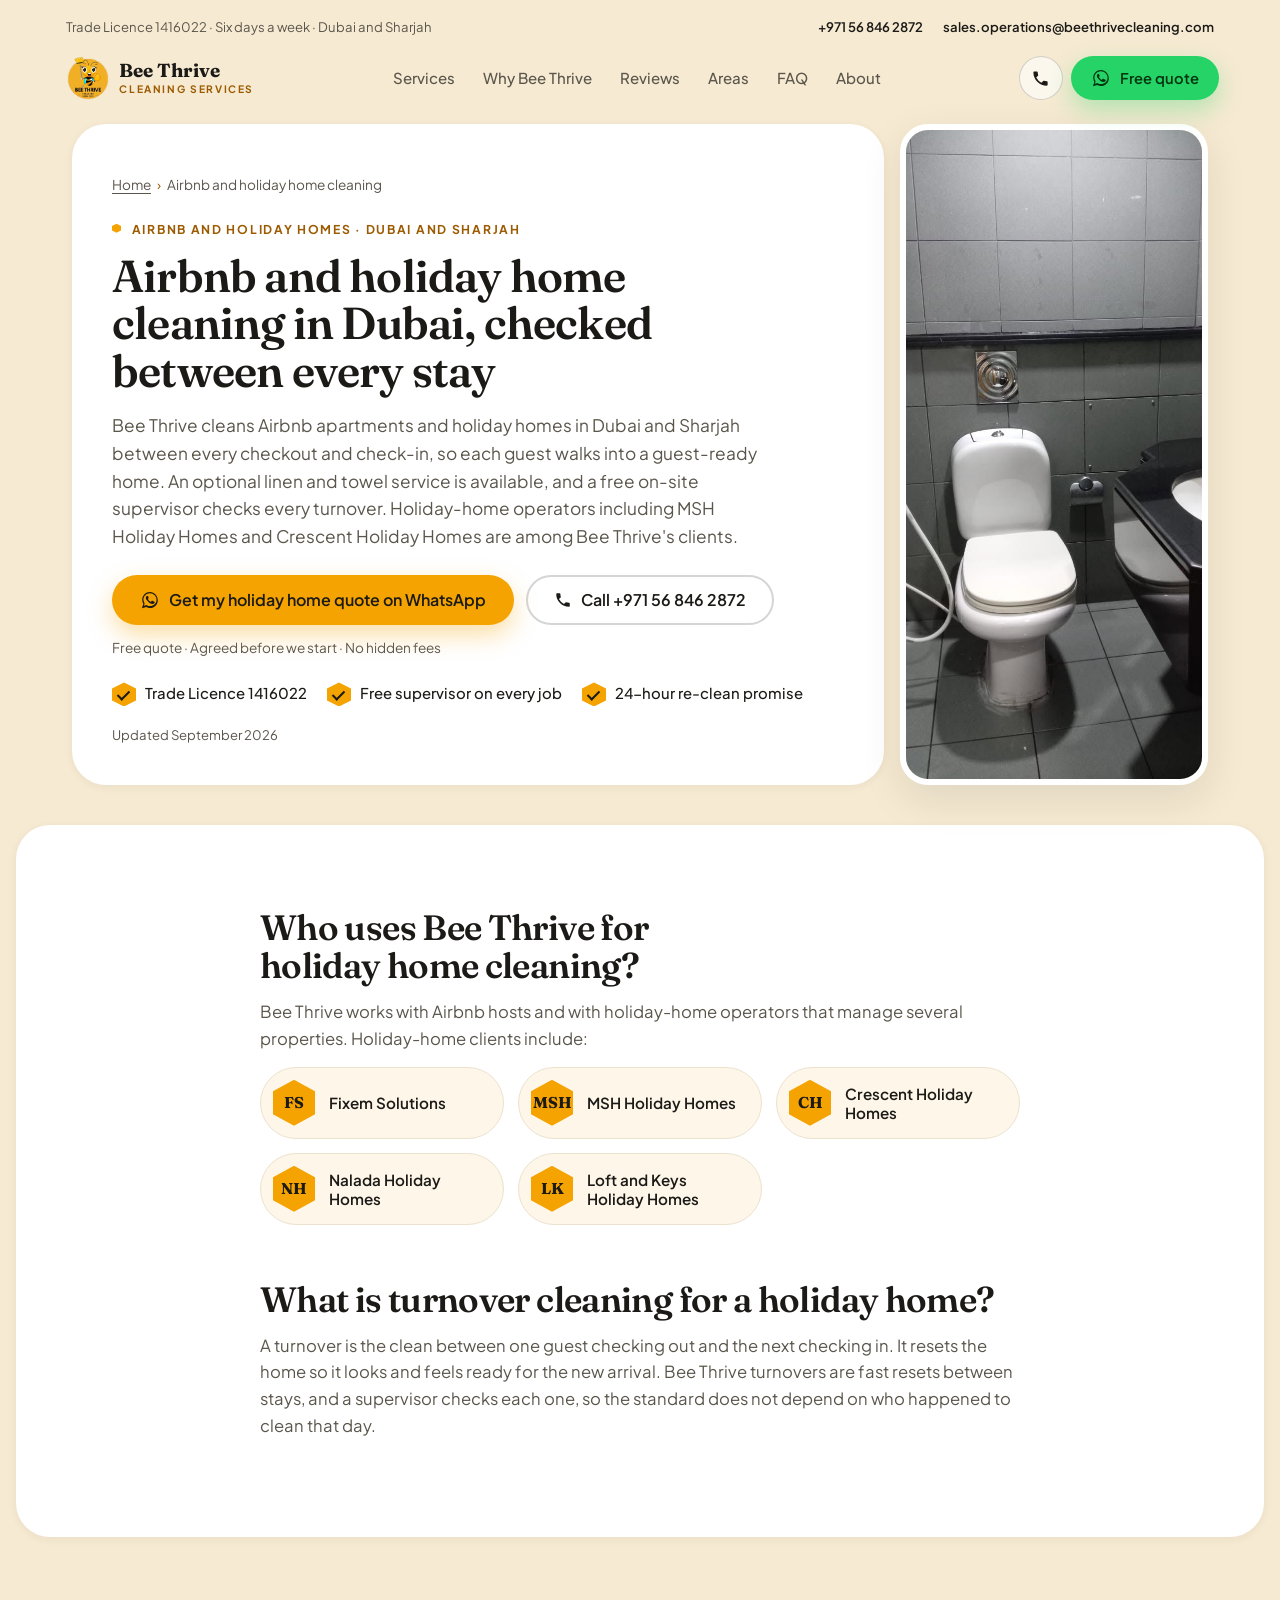
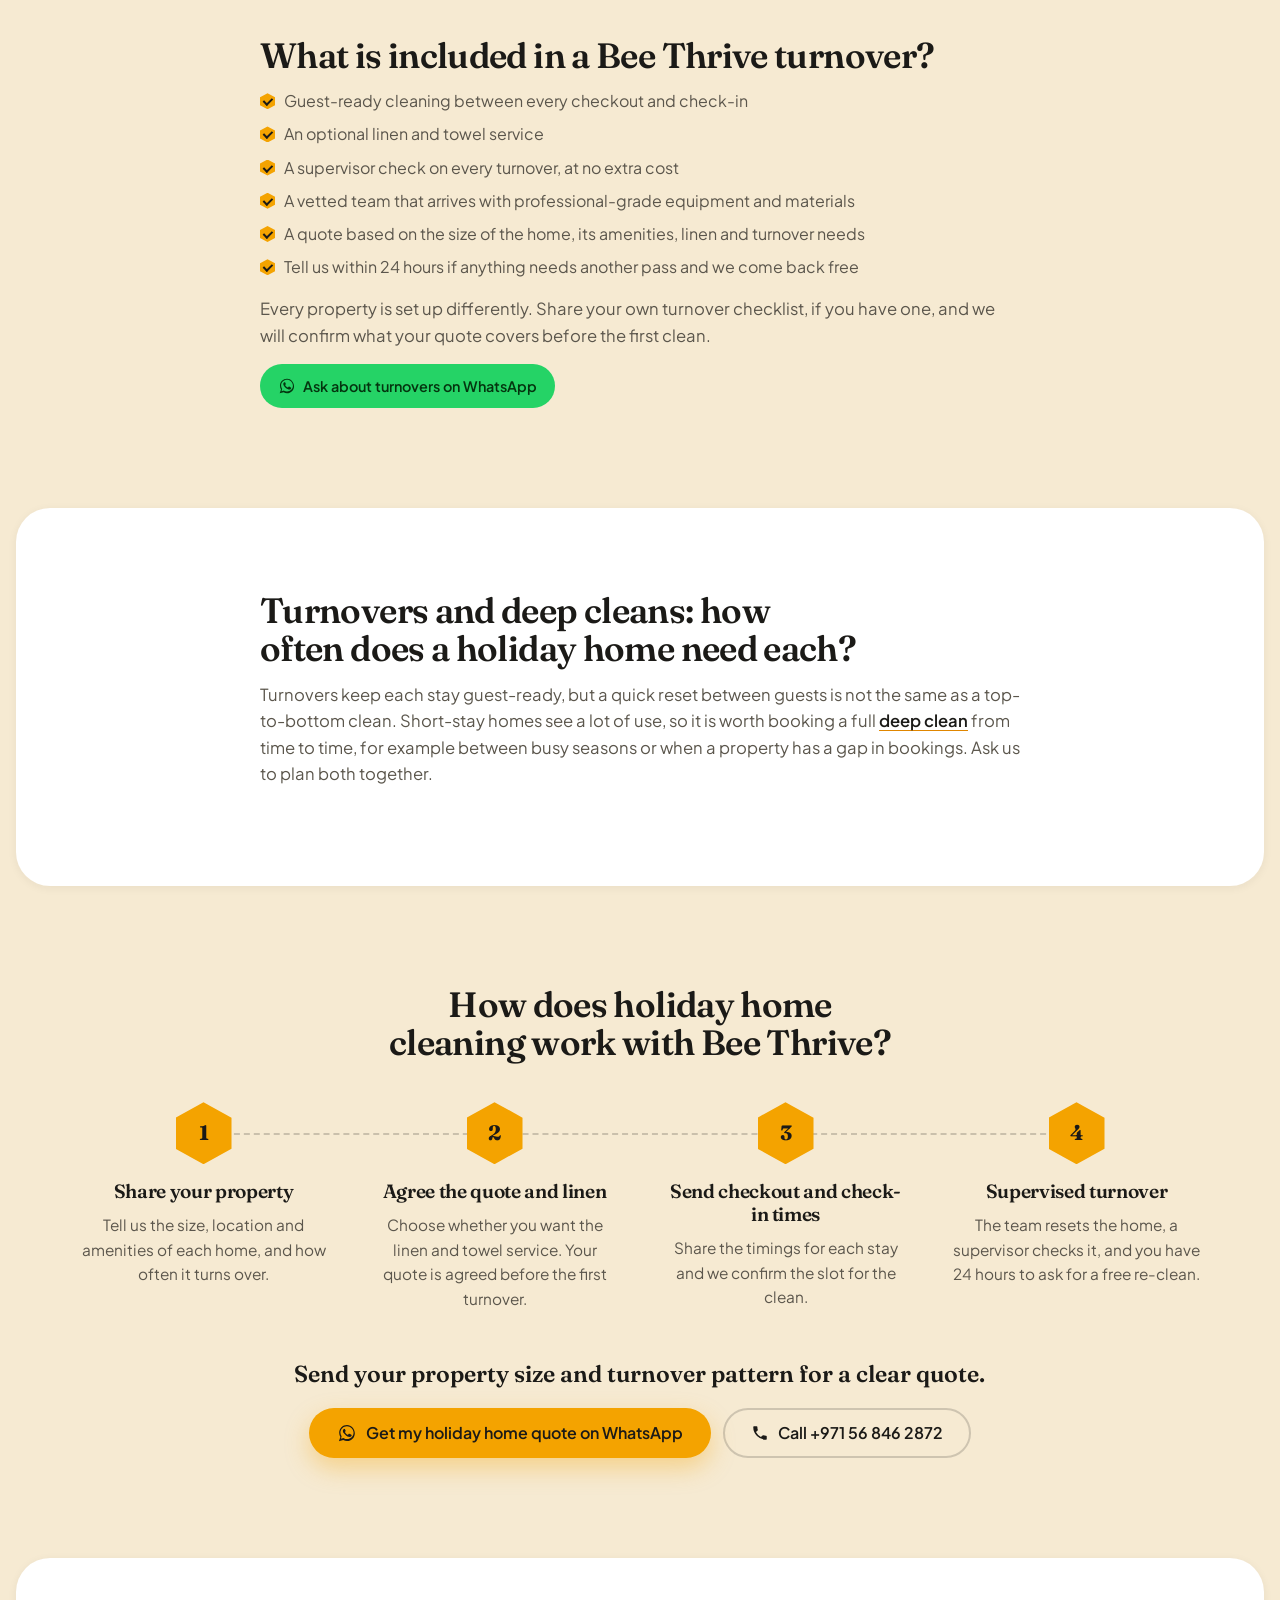
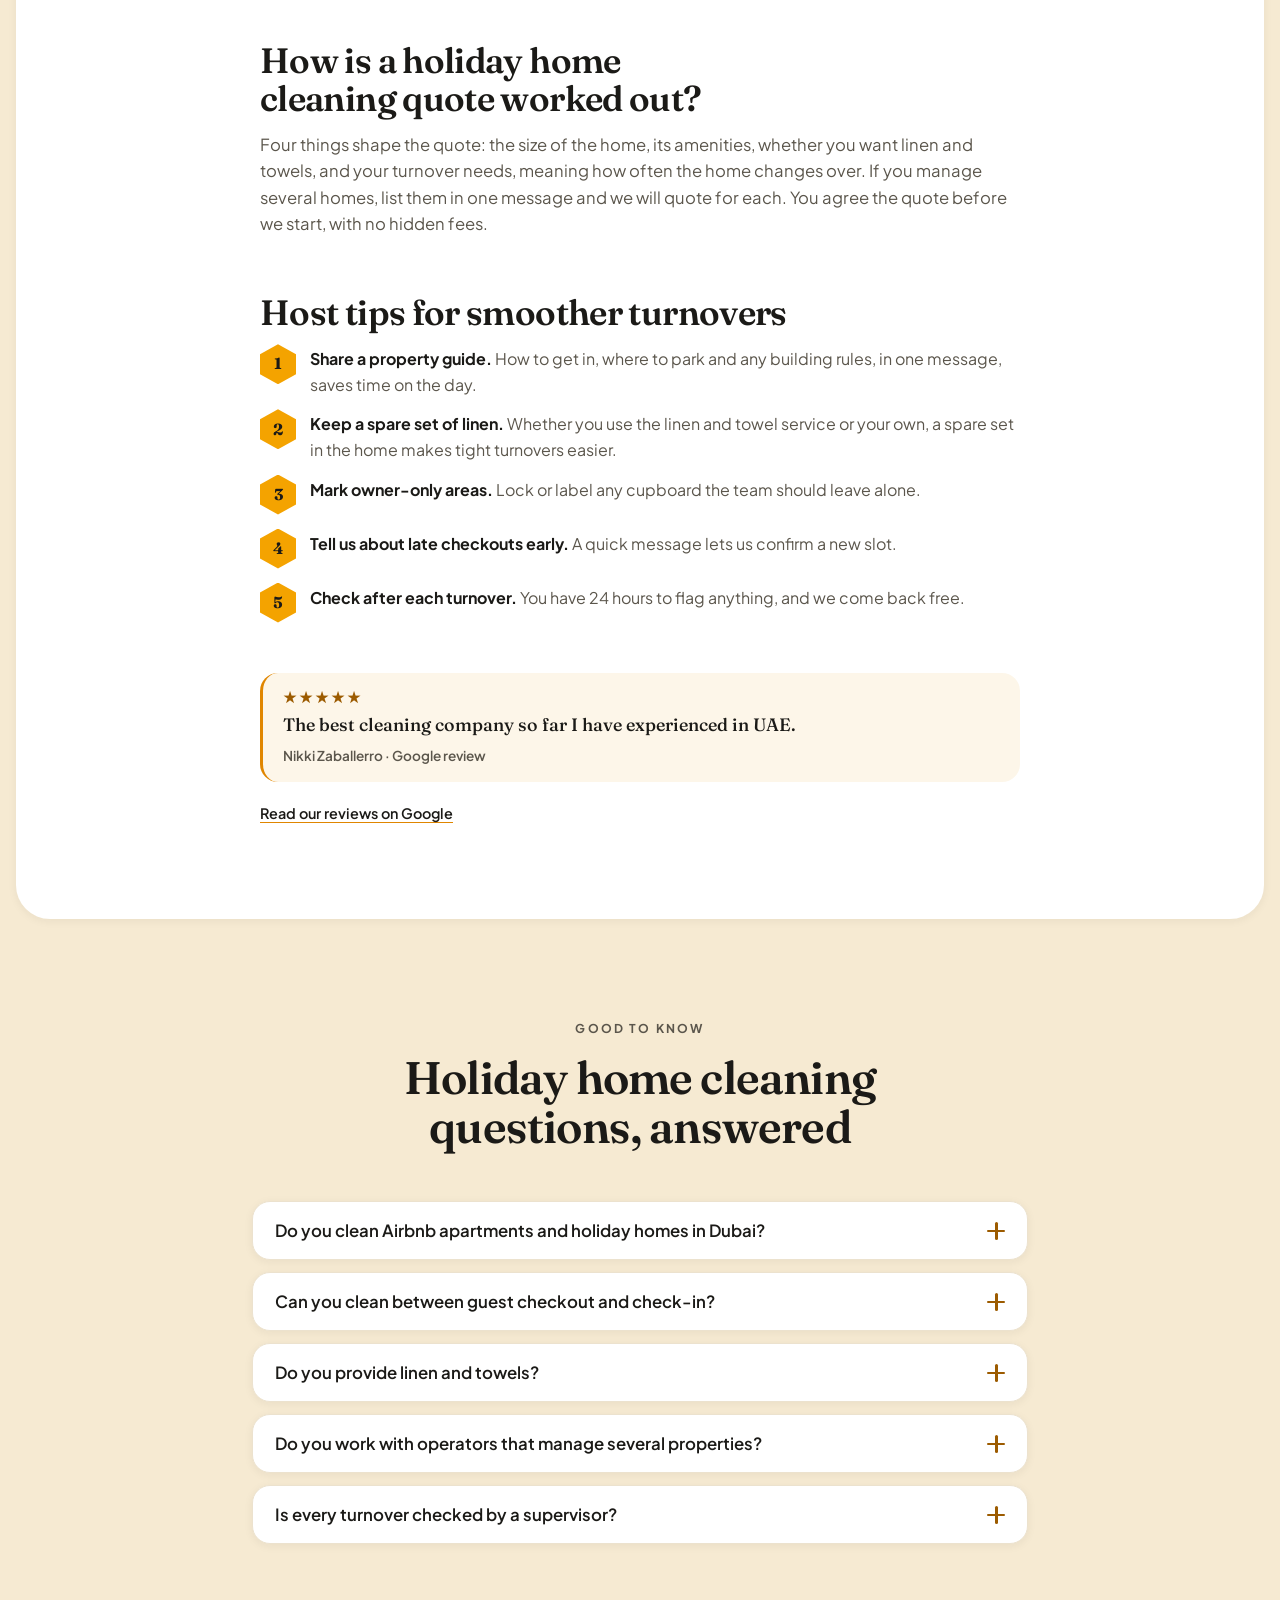
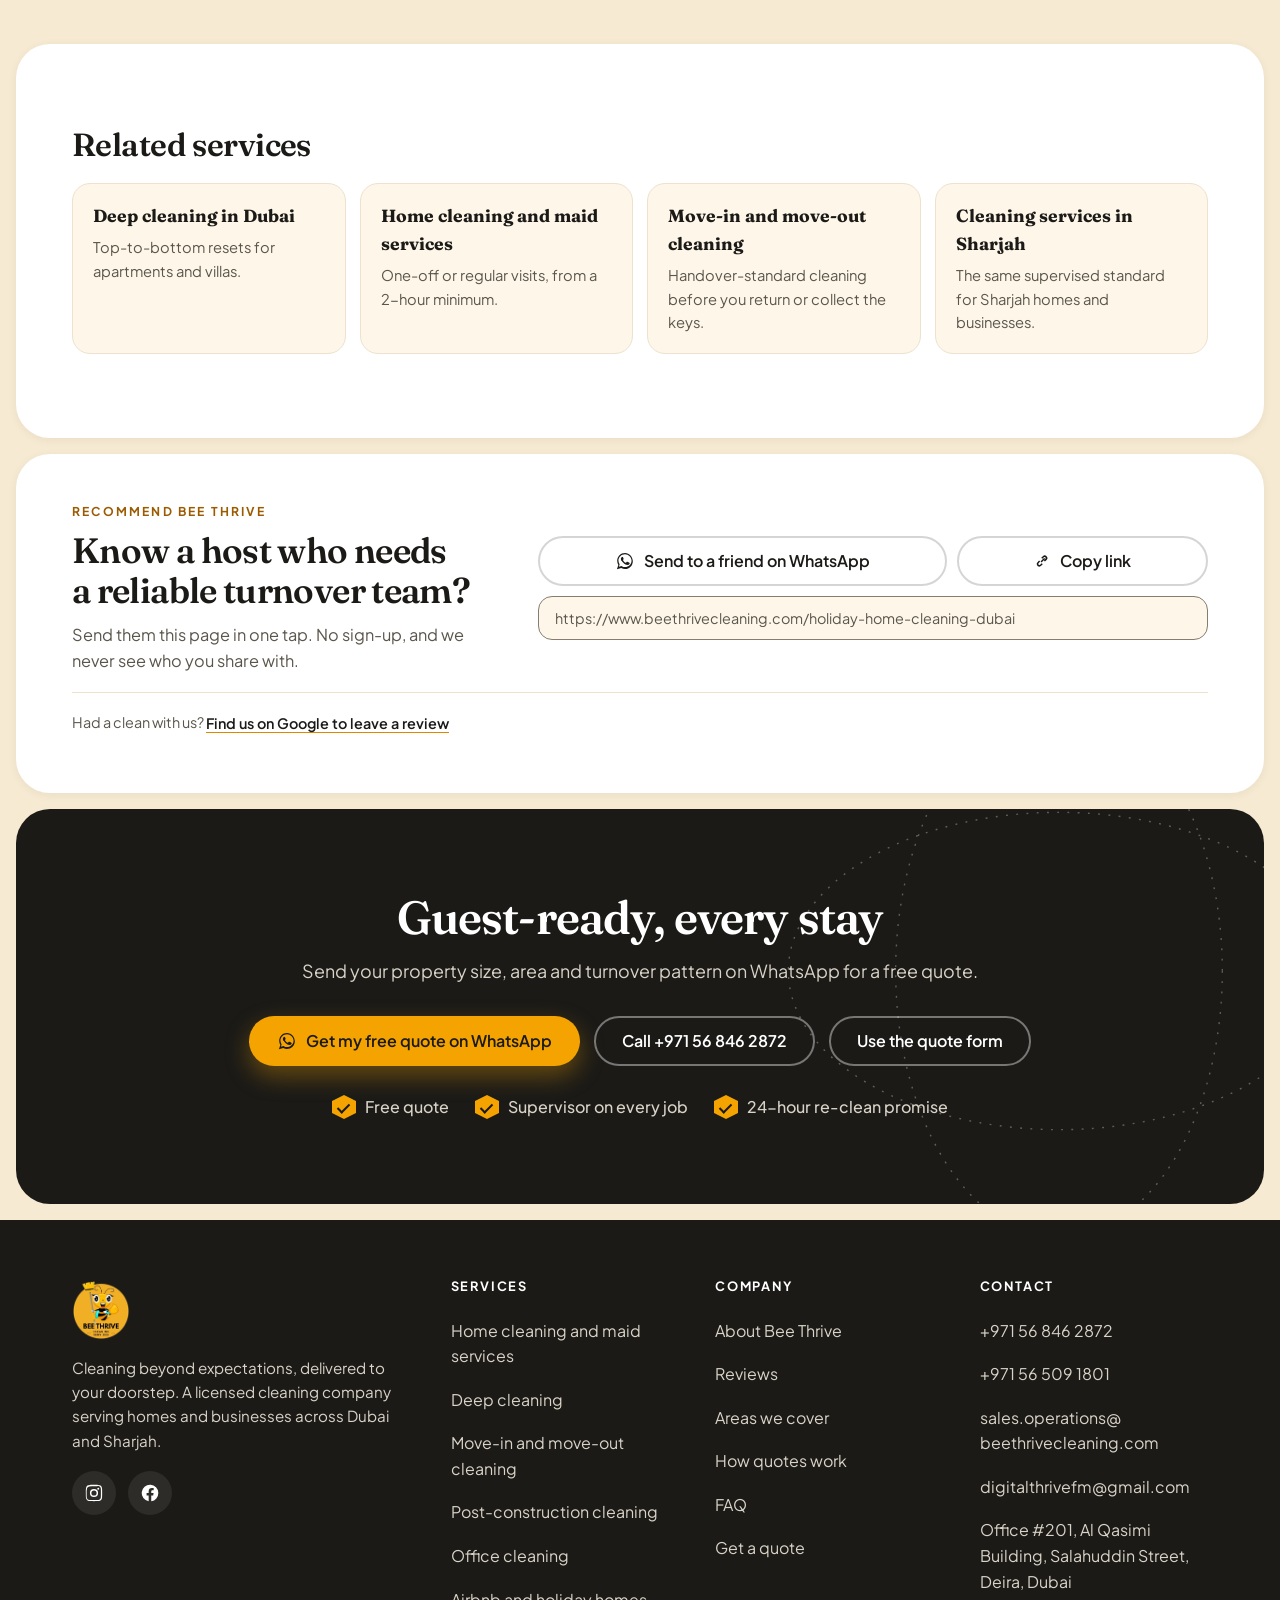
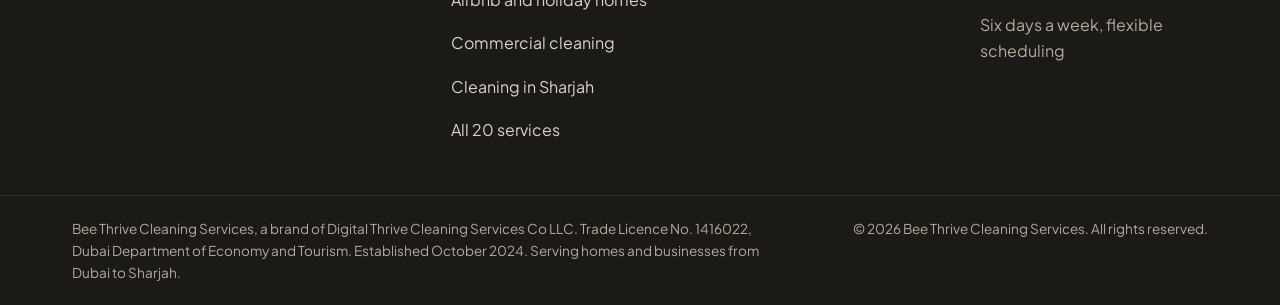
<file: holiday-home-cleaning-dubai.html>
<!DOCTYPE html>
<html lang="en">
<head>
  <meta charset="UTF-8" />
  <meta name="viewport" content="width=device-width, initial-scale=1.0, viewport-fit=cover" />
  <title>Airbnb &amp; Holiday Home Cleaning in Dubai | Bee Thrive</title>
  <meta name="description" content="Guest-ready Airbnb and holiday home turnovers in Dubai and Sharjah, with optional linen and towels and a free supervisor check on every clean." />
  <link rel="canonical" href="https://www.beethrivecleaning.com/holiday-home-cleaning-dubai" />
  <meta name="robots" content="index, follow, max-snippet:-1, max-image-preview:large, max-video-preview:-1" />
  <meta name="theme-color" content="#F4A300" />

  <meta property="og:type" content="website" />
  <meta property="og:site_name" content="Bee Thrive Cleaning Services" />
  <meta property="og:locale" content="en_AE" />
  <meta property="og:url" content="https://www.beethrivecleaning.com/holiday-home-cleaning-dubai" />
  <meta property="og:title" content="Airbnb and holiday home cleaning in Dubai" />
  <meta property="og:description" content="Guest-ready turnovers, each checked by a free supervisor. Optional linen and towels." />
  <meta property="og:image" content="https://www.beethrivecleaning.com/assets/og/og-holiday-home-v2.jpg" />
  <meta property="og:image:type" content="image/jpeg" />
  <meta property="og:image:width" content="1200" />
  <meta property="og:image:height" content="630" />
  <meta property="og:image:alt" content="Bee Thrive Cleaning Services share card: &quot;Airbnb and holiday home turnovers, checked every stay&quot;, with photos of real Bee Thrive work" />
  <meta name="twitter:card" content="summary_large_image" />
  <meta name="twitter:title" content="Airbnb and holiday home cleaning in Dubai" />
  <meta name="twitter:description" content="Guest-ready turnovers, each checked by a free supervisor. Optional linen and towels." />
  <meta name="twitter:image" content="https://www.beethrivecleaning.com/assets/og/og-holiday-home-v2.jpg" />
  <meta name="twitter:image:alt" content="Bee Thrive Cleaning Services share card: &quot;Airbnb and holiday home turnovers, checked every stay&quot;, with photos of real Bee Thrive work" />

  <link rel="icon" href="/assets/favicon.ico" sizes="any" />
  <link rel="icon" type="image/png" href="/assets/favicon-32.png" sizes="32x32" />
  <link rel="apple-touch-icon" href="/assets/apple-touch.png" />
  <link rel="manifest" href="/site.webmanifest" />
  <link rel="preload" as="image" href="/assets/work-restroom-2.jpg" fetchpriority="high" media="(min-width: 941px)" />

  <!-- Fonts: loaded without blocking render, with a no-JS fallback -->
  <link rel="preconnect" href="https://fonts.googleapis.com" />
  <link rel="preconnect" href="https://fonts.gstatic.com" crossorigin />
  <link rel="preload" as="style" href="https://fonts.googleapis.com/css2?family=Fraunces:ital,opsz,wght@0,9..144,400;0,9..144,500;0,9..144,600;0,9..144,700;1,9..144,500&family=Plus+Jakarta+Sans:wght@400;500;600;700&display=swap" />
  <link rel="stylesheet" href="https://fonts.googleapis.com/css2?family=Fraunces:ital,opsz,wght@0,9..144,400;0,9..144,500;0,9..144,600;0,9..144,700;1,9..144,500&family=Plus+Jakarta+Sans:wght@400;500;600;700&display=swap" media="print" onload="this.media='all'" />
  <noscript>
    <link rel="stylesheet" href="https://fonts.googleapis.com/css2?family=Fraunces:ital,opsz,wght@0,9..144,400;0,9..144,500;0,9..144,600;0,9..144,700;1,9..144,500&family=Plus+Jakarta+Sans:wght@400;500;600;700&display=swap" />
  </noscript>

  <link rel="stylesheet" href="/styles.css" />
  <link rel="stylesheet" href="/pages.css" />

  <script type="application/ld+json">
{
  "@context": "https://schema.org",
  "@graph": [
    {
      "@type": "WebPage",
      "@id": "https://www.beethrivecleaning.com/holiday-home-cleaning-dubai#webpage",
      "url": "https://www.beethrivecleaning.com/holiday-home-cleaning-dubai",
      "name": "Airbnb & Holiday Home Cleaning in Dubai | Bee Thrive",
      "description": "Guest-ready Airbnb and holiday home turnovers in Dubai and Sharjah, with optional linen and towels and a free supervisor check on every clean.",
      "isPartOf": {
        "@id": "https://www.beethrivecleaning.com/#website"
      },
      "about": {
        "@id": "https://www.beethrivecleaning.com/holiday-home-cleaning-dubai#service"
      },
      "primaryImageOfPage": {
        "@id": "https://www.beethrivecleaning.com/holiday-home-cleaning-dubai#primaryimage"
      },
      "breadcrumb": {
        "@id": "https://www.beethrivecleaning.com/holiday-home-cleaning-dubai#breadcrumb"
      },
      "inLanguage": "en-AE",
      "dateModified": "2026-09-29"
    },
    {
      "@type": "WebSite",
      "@id": "https://www.beethrivecleaning.com/#website",
      "url": "https://www.beethrivecleaning.com/",
      "name": "Bee Thrive Cleaning Services",
      "alternateName": "Bee Thrive",
      "inLanguage": "en-AE",
      "publisher": {
        "@id": "https://www.beethrivecleaning.com/#business"
      }
    },
    {
      "@type": "ImageObject",
      "@id": "https://www.beethrivecleaning.com/holiday-home-cleaning-dubai#primaryimage",
      "url": "https://www.beethrivecleaning.com/assets/work-restroom-2.jpg",
      "contentUrl": "https://www.beethrivecleaning.com/assets/work-restroom-2.jpg",
      "width": 958,
      "height": 1280,
      "caption": "A spotless washroom with polished tiles and fittings after a Bee Thrive clean"
    },
    {
      "@type": "Service",
      "@id": "https://www.beethrivecleaning.com/holiday-home-cleaning-dubai#service",
      "name": "Airbnb and holiday home cleaning",
      "serviceType": "Holiday home and Airbnb turnover cleaning",
      "description": "Bee Thrive cleans Airbnb apartments and holiday homes in Dubai and Sharjah between every checkout and check-in, so each guest walks into a guest-ready home. An optional linen and towel service is available, and a free on-site supervisor checks every turnover. Holiday-home operators including MSH Holiday Homes and Crescent Holiday Homes are among Bee Thrive's clients.",
      "provider": {
        "@id": "https://www.beethrivecleaning.com/#business"
      },
      "areaServed": [
        {
          "@type": "City",
          "name": "Dubai",
          "sameAs": "https://www.wikidata.org/wiki/Q612"
        },
        {
          "@type": "City",
          "name": "Sharjah",
          "sameAs": "https://www.wikidata.org/wiki/Q289693"
        }
      ],
      "url": "https://www.beethrivecleaning.com/holiday-home-cleaning-dubai",
      "image": {
        "@id": "https://www.beethrivecleaning.com/holiday-home-cleaning-dubai#primaryimage"
      }
    },
    {
      "@type": "HousekeepingService",
      "@id": "https://www.beethrivecleaning.com/#business",
      "name": "Bee Thrive Cleaning Services",
      "alternateName": "Bee Thrive",
      "url": "https://www.beethrivecleaning.com/",
      "telephone": "+971 56 846 2872",
      "email": "sales.operations@beethrivecleaning.com",
      "image": "https://www.beethrivecleaning.com/assets/og/og-home-v1.jpg",
      "logo": "https://www.beethrivecleaning.com/assets/icon-512.png",
      "address": {
        "@type": "PostalAddress",
        "streetAddress": "Office #201, Al Qasimi Building, Salahuddin Street, Deira",
        "addressLocality": "Dubai",
        "addressRegion": "Dubai",
        "addressCountry": "AE"
      },
      "sameAs": [
        "https://www.instagram.com/beethrivecleaning",
        "https://www.facebook.com/profile.php?id=61576092291203",
        "https://www.google.com/maps?cid=14709114580816797633"
      ]
    },
    {
      "@type": "BreadcrumbList",
      "@id": "https://www.beethrivecleaning.com/holiday-home-cleaning-dubai#breadcrumb",
      "itemListElement": [
        {
          "@type": "ListItem",
          "position": 1,
          "name": "Home",
          "item": "https://www.beethrivecleaning.com/"
        },
        {
          "@type": "ListItem",
          "position": 2,
          "name": "Airbnb and holiday home cleaning",
          "item": "https://www.beethrivecleaning.com/holiday-home-cleaning-dubai"
        }
      ]
    },
    {
      "@type": "FAQPage",
      "@id": "https://www.beethrivecleaning.com/holiday-home-cleaning-dubai#faq",
      "mainEntity": [
        {
          "@type": "Question",
          "name": "Do you clean Airbnb apartments and holiday homes in Dubai?",
          "acceptedAnswer": {
            "@type": "Answer",
            "text": "Yes. Bee Thrive provides guest-ready cleaning and turnovers for Airbnb apartments and holiday homes in Dubai and Sharjah. Every turnover includes a supervisor check at no extra cost, and holiday-home operators including MSH Holiday Homes, Crescent Holiday Homes and Nalada Holiday Homes are among Bee Thrive's clients."
          }
        },
        {
          "@type": "Question",
          "name": "Can you clean between guest checkout and check-in?",
          "acceptedAnswer": {
            "@type": "Answer",
            "text": "Yes. The window between checkout and check-in is exactly when Bee Thrive turnovers are booked. Send the timings for each stay and we will confirm the slot for the clean. We confirm each booking individually rather than promising a fixed turnaround time, so you always know what to expect."
          }
        },
        {
          "@type": "Question",
          "name": "Do you provide linen and towels?",
          "acceptedAnswer": {
            "@type": "Answer",
            "text": "Bee Thrive offers an optional linen and towel service for holiday homes. Tell us how many beds and bathrooms each property has when you ask for a quote, and we will include the linen service in it. You can also keep using your own linen if you prefer."
          }
        },
        {
          "@type": "Question",
          "name": "Do you work with operators that manage several properties?",
          "acceptedAnswer": {
            "@type": "Answer",
            "text": "Yes. Bee Thrive's clients include holiday-home operators such as MSH Holiday Homes, Crescent Holiday Homes, Nalada Holiday Homes and Loft and Keys Holiday Homes. Send the list of properties and their locations, and we will quote for each one and agree the scheduling with you."
          }
        },
        {
          "@type": "Question",
          "name": "Is every turnover checked by a supervisor?",
          "acceptedAnswer": {
            "@type": "Answer",
            "text": "Yes. A supervisor checks the work on every Bee Thrive clean, including each holiday-home turnover, at no extra cost. If you spot something after the clean, tell us within 24 hours and we come back to re-clean it free, so every guest arrives to the same standard."
          }
        }
      ]
    }
  ]
}
  </script>
</head>
<body data-page="holiday home page">
  <a class="skip-link" href="#main">Skip to content</a>

  <!-- Icon sprite: each icon is drawn once and reused with <use href="#i-..."> -->
  <svg class="svg-sprite" aria-hidden="true" focusable="false" xmlns="http://www.w3.org/2000/svg">
    <symbol id="i-wa" viewBox="0 0 32 32"><path d="M16 3C9 3 3.5 8.5 3.5 15.5c0 2.4.7 4.7 1.9 6.7L3 29l7-1.8c1.9 1 4 1.6 6 1.6 7 0 12.5-5.5 12.5-12.5S23 3 16 3zm0 22.7c-1.8 0-3.6-.5-5.1-1.4l-.4-.2-4.2 1.1 1.1-4.1-.3-.4a10 10 0 01-1.6-5.5c0-5.6 4.6-10.2 10.5-10.2S26.5 9.9 26.5 15.5 21.9 25.7 16 25.7zm5.8-7.6c-.3-.2-1.9-.9-2.2-1-.3-.1-.5-.2-.7.2-.2.3-.8 1-1 1.2-.2.2-.4.2-.7.1-.3-.2-1.4-.5-2.6-1.6-1-.9-1.6-1.9-1.8-2.3-.2-.3 0-.5.1-.7l.5-.6c.2-.2.2-.3.4-.6.1-.2 0-.4 0-.6l-1-2.3c-.3-.6-.5-.5-.7-.5h-.6c-.2 0-.6.1-.9.4-.3.3-1.2 1.1-1.2 2.8s1.2 3.3 1.4 3.5c.2.2 2.5 3.8 6 5.3.8.4 1.5.6 2 .7.8.3 1.6.2 2.2.1.7-.1 1.9-.8 2.2-1.5.3-.7.3-1.4.2-1.5-.1-.2-.3-.3-.6-.4z"/></symbol>
    <symbol id="i-phone" viewBox="0 0 24 24"><path d="M6.6 10.8a15.6 15.6 0 006.6 6.6l2.2-2.2a1 1 0 011-.24 11.4 11.4 0 003.6.57 1 1 0 011 1V20a1 1 0 01-1 1A17 17 0 013 4a1 1 0 011-1h3.5a1 1 0 011 1c0 1.25.2 2.46.57 3.6a1 1 0 01-.25 1z"/></symbol>
    <symbol id="i-home" viewBox="0 0 24 24"><path d="M12 3l9 8h-3v9h-4v-6h-4v6H6v-9H3l9-8z"/></symbol>
    <symbol id="i-business" viewBox="0 0 24 24"><path d="M3 21V8l9-5 9 5v13h-6v-6H9v6H3z"/></symbol>
    <symbol id="i-holiday" viewBox="0 0 24 24"><path d="M3 11h18v2H3zm2 3h14v6h-2v-2H7v2H5v-6zm3-9h8a3 3 0 013 3v2H5V8a3 3 0 013-3z"/></symbol>
    <symbol id="i-person" viewBox="0 0 24 24"><path d="M12 2a4 4 0 014 4 4 4 0 01-8 0 4 4 0 014-4zm0 10c4 0 8 2 8 5v3H4v-3c0-3 4-5 8-5z"/></symbol>
    <symbol id="i-box" viewBox="0 0 24 24"><path d="M12 2l9 4.5v11L12 22l-9-4.5v-11L12 2zm0 2.2L6.2 7.1 12 10l5.8-2.9L12 4.2zM5 8.7v7.6l6 3v-7.6l-6-3zm14 0l-6 3v7.6l6-3V8.7z"/></symbol>
    <symbol id="i-build" viewBox="0 0 24 24"><path d="M11 4h2a1 1 0 011 1v3.1A7 7 0 0119 15v1h2v3H3v-3h2v-1a7 7 0 015-6.9V5a1 1 0 011-1zm-1 6.3A5 5 0 007 15v1h10v-1a5 5 0 00-3-4.7V13h-4v-2.7z"/></symbol>
    <symbol id="i-spark" viewBox="0 0 24 24"><path d="M12 2l2.3 6.4L21 11l-6.7 2.6L12 20l-2.3-6.4L3 11l6.7-2.6L12 2zm7 13l.9 2.1L22 18l-2.1.9L19 21l-.9-2.1L16 18l2.1-.9L19 15z"/></symbol>
    <symbol id="i-moon" viewBox="0 0 24 24"><path d="M13.4 2.1A10 10 0 1021.9 14 8 8 0 0113.4 2.1z"/></symbol>
    <symbol id="i-flag" viewBox="0 0 24 24"><path d="M5 3h14a1 1 0 011 1v16l-8-4.5L4 20V4a1 1 0 011-1z"/></symbol>
    <symbol id="i-arrow" viewBox="0 0 24 24"><path d="M5 12h13M13 6l6 6-6 6" fill="none" stroke="currentColor" stroke-width="2.2" stroke-linecap="round" stroke-linejoin="round"/></symbol>
    <symbol id="i-seal" viewBox="0 0 24 24"><path d="M12 2l2.4 1.8 3-.3 1 2.8 2.6 1.5-.7 2.9.7 2.9-2.6 1.5-1 2.8-3-.3L12 22l-2.4-1.8-3 .3-1-2.8L3 16.5l.7-2.9L3 10.7l2.6-1.5 1-2.8 3 .3L12 2z" fill="#F4A300"/><path d="M10.4 14.6l-2.1-2.1-1.3 1.3 3.4 3.4 6-6-1.3-1.3z" fill="#1B1A17"/></symbol>
    <symbol id="i-seal-ink" viewBox="0 0 24 24"><path d="M12 2l2.4 1.8 3-.3 1 2.8 2.6 1.5-.7 2.9.7 2.9-2.6 1.5-1 2.8-3-.3L12 22l-2.4-1.8-3 .3-1-2.8L3 16.5l.7-2.9L3 10.7l2.6-1.5 1-2.8 3 .3L12 2z" fill="#1B1A17"/><path d="M10.4 14.6l-2.1-2.1-1.3 1.3 3.4 3.4 6-6-1.3-1.3z" fill="#F4A300"/></symbol>
    <symbol id="i-share" viewBox="0 0 24 24"><path d="M18 2a3 3 0 00-2.96 3.5L8.5 9.1a3 3 0 100 5.8l6.54 3.6A3 3 0 1018 16a3 3 0 00-1.98.75l-6.1-3.37a3 3 0 000-.76l6.1-3.37A3 3 0 1018 2z"/></symbol>
    <symbol id="i-link" viewBox="0 0 24 24"><path d="M10.6 13.4a1 1 0 010-1.4l3.4-3.4a1 1 0 111.4 1.4L12 13.4a1 1 0 01-1.4 0zM8.5 19.5a3.5 3.5 0 01-2.5-6l2.1-2.1 1.4 1.4-2.1 2.1a1.5 1.5 0 002.1 2.1l2.1-2.1 1.4 1.4-2.1 2.1a3.5 3.5 0 01-2.4 1.1zm7.4-6.9l-1.4-1.4 2.1-2.1a1.5 1.5 0 00-2.1-2.1l-2.1 2.1-1.4-1.4 2.1-2.1a3.5 3.5 0 015 5z"/></symbol>
  </svg>

  <!-- ============ HEADER ============ -->
  <header class="site-header" id="top" data-wa-from="header">
    <div class="topbar">
      <div class="topbar-inner">
        <p>Trade Licence 1416022 · Six days a week · Dubai and Sharjah</p>
        <p class="topbar-links">
          <a data-call-primary href="/#contact">+971 56 846 2872</a>
          <a data-email href="/#contact">sales.operations@<wbr>beethrivecleaning.com</a>
        </p>
      </div>
    </div>
    <div class="container header-inner">
      <a class="brand" href="/" aria-label="Bee Thrive Cleaning Services home">
        <img src="/assets/logo-mark-128.png" alt="Bee Thrive Cleaning Services logo" width="56" height="58" decoding="async" />
        <span class="brand-text"><span class="brand-name">Bee Thrive</span><span class="brand-sub">Cleaning Services</span></span>
      </a>
      <nav class="main-nav" id="main-nav" aria-label="Primary">
        <a href="/#services">Services</a>
        <a href="/#why">Why Bee Thrive</a>
        <a href="/#reviews">Reviews</a>
        <a href="/#areas">Areas</a>
        <a href="/#faq">FAQ</a>
        <a href="/about">About</a>
        <div class="nav-cta">
          <a class="btn btn-whatsapp btn-block" data-wa-link data-wa-service="Airbnb and holiday home cleaning" href="/#contact">
            <svg class="wa-ico" aria-hidden="true" focusable="false"><use href="#i-wa"/></svg>
            <span><span class="label-long">Get my free</span><span class="label-short">Free</span> quote on WhatsApp</span>
          </a>
          <a class="btn btn-ghost btn-block" data-call-primary href="/#contact">Call +971 56 846 2872</a>
        </div>
      </nav>
      <div class="header-actions">
        <a class="icon-btn" data-call-primary href="/#contact" aria-label="Call Bee Thrive on +971 56 846 2872">
          <svg class="ph-ico" aria-hidden="true" focusable="false"><use href="#i-phone"/></svg>
        </a>
        <a class="btn btn-whatsapp" data-wa-link data-wa-service="Airbnb and holiday home cleaning" href="/#contact">
          <svg class="wa-ico" aria-hidden="true" focusable="false"><use href="#i-wa"/></svg> Free quote
        </a>
        <button class="nav-toggle" id="nav-toggle" aria-expanded="false" aria-controls="main-nav" aria-label="Open menu"><span></span><span></span><span></span></button>
      </div>
    </div>
  </header>

  <main id="main">
    <section class="page-hero" data-wa-from="hero" aria-labelledby="page-title">
      <div class="container page-hero-inner">
        <div class="page-hero-copy">
          <nav class="breadcrumbs" aria-label="Breadcrumb">
            <ol><li><a href="/">Home</a></li><li><span aria-current="page">Airbnb and holiday home cleaning</span></li></ol>
          </nav>
          <p class="eyebrow"><span class="hex-dot" aria-hidden="true"></span> Airbnb and holiday homes · Dubai and Sharjah</p>
          <h1 id="page-title">Airbnb and holiday home cleaning in Dubai, checked between every stay</h1>
          <p class="page-lead">Bee Thrive cleans Airbnb apartments and holiday homes in Dubai and Sharjah between every checkout and check-in, so each guest walks into a guest-ready home. An optional linen and towel service is available, and a free on-site supervisor checks every turnover. Holiday-home operators including MSH Holiday Homes and Crescent Holiday Homes are among Bee Thrive's clients.</p>
          <div class="hero-cta" data-bar-trigger>
            <a class="btn btn-primary" data-wa-link data-wa-service="Airbnb and holiday home cleaning" href="/#contact">
              <svg class="wa-ico" aria-hidden="true" focusable="false"><use href="#i-wa"/></svg> <span><span class="label-long">Get my holiday home quote</span><span class="label-short">Turnover quote</span> on WhatsApp</span></a>
            <a class="btn btn-ghost" data-call-primary href="/#contact">
              <svg class="ph-ico" aria-hidden="true" focusable="false"><use href="#i-phone"/></svg> Call +971 56 846 2872</a>
          </div>
          <p class="cta-micro">Free quote · Agreed before we start · No hidden fees</p>
          <ul class="hero-trust">
            <li><span class="hex-check" aria-hidden="true"></span> Trade Licence 1416022</li>
            <li><span class="hex-check" aria-hidden="true"></span> Free supervisor on every job</li>
            <li><span class="hex-check" aria-hidden="true"></span> 24-hour re-clean promise</li>
          </ul>
          <p class="page-updated">Updated <time datetime="2026-09-29">September 2026</time></p>
        </div>
        <figure class="page-hero-photo">
          <img src="/assets/work-restroom-2.jpg" alt="A spotless washroom with polished tiles and fittings after a Bee Thrive clean" width="958" height="1280" fetchpriority="high" decoding="async" />
        </figure>
      </div>
    </section>

    <section class="section panel" aria-labelledby="clients-title">
      <div class="container">
        <div class="prose" id="clients" data-wa-from="holiday home clients">
          <h2 id="clients-title">Who uses Bee Thrive for holiday home cleaning?</h2>
          <p>Bee Thrive works with Airbnb hosts and with holiday-home operators that manage several properties. Holiday-home clients include:</p>
          <div class="client-grid">
            <article class="client-card"><span class="client-mono" aria-hidden="true">FS</span><span class="client-name">Fixem Solutions</span></article>
            <article class="client-card"><span class="client-mono" aria-hidden="true">MSH</span><span class="client-name">MSH Holiday Homes</span></article>
            <article class="client-card"><span class="client-mono" aria-hidden="true">CH</span><span class="client-name">Crescent Holiday Homes</span></article>
            <article class="client-card"><span class="client-mono" aria-hidden="true">NH</span><span class="client-name">Nalada Holiday Homes</span></article>
            <article class="client-card"><span class="client-mono" aria-hidden="true">LK</span><span class="client-name">Loft and Keys Holiday Homes</span></article>
          </div>
        </div>
        <div class="prose" id="turnover" data-wa-from="what is turnover cleaning">
          <h2 id="turnover-title">What is turnover cleaning for a holiday home?</h2>
          <p>A turnover is the clean between one guest checking out and the next checking in. It resets the home so it looks and feels ready for the new arrival. Bee Thrive turnovers are fast resets between stays, and a supervisor checks each one, so the standard does not depend on who happened to clean that day.</p>
        </div>
      </div>
    </section>

    <section class="section on-canvas" aria-labelledby="included-title">
      <div class="container">
        <div class="prose" id="included" data-wa-from="what is included">
          <h2 id="included-title">What is included in a Bee Thrive turnover?</h2>
          <ul class="tick-list tick-list-lg">
            <li>Guest-ready cleaning between every checkout and check-in</li>
            <li>An optional linen and towel service</li>
            <li>A supervisor check on every turnover, at no extra cost</li>
            <li>A vetted team that arrives with professional-grade equipment and materials</li>
            <li>A quote based on the size of the home, its amenities, linen and turnover needs</li>
            <li>Tell us within 24 hours if anything needs another pass and we come back free</li>
          </ul>
          <p>Every property is set up differently. Share your own turnover checklist, if you have one, and we will confirm what your quote covers before the first clean.</p>
          <p class="page-btn"><a class="btn btn-sm btn-wa-soft" data-wa-link data-wa-service="Turnover cleaning between guests" href="/#contact"><svg class="wa-ico" aria-hidden="true" focusable="false"><use href="#i-wa"/></svg> Ask about turnovers on WhatsApp</a></p>
        </div>
      </div>
    </section>

    <section class="section panel" aria-labelledby="deep-cleans-title">
      <div class="container">
        <div class="prose" id="deep-cleans" data-wa-from="turnovers and deep cleans">
          <h2 id="deep-cleans-title">Turnovers and deep cleans: how often does a holiday home need each?</h2>
          <p>Turnovers keep each stay guest-ready, but a quick reset between guests is not the same as a top-to-bottom clean. Short-stay homes see a lot of use, so it is worth booking a full <a href="/deep-cleaning-dubai">deep clean</a> from time to time, for example between busy seasons or when a property has a gap in bookings. Ask us to plan both together.</p>
        </div>
      </div>
    </section>

    <section class="section on-canvas" aria-labelledby="how-title">
      <div class="container">
        <div class="page-wide" id="how" data-wa-from="how it works">
          <header class="section-head"><h2 id="how-title">How does holiday home cleaning work with Bee Thrive?</h2></header>
          <ol class="steps">
            <li class="step"><span class="hex-num" aria-hidden="true">1</span><h3>Share your property</h3><p>Tell us the size, location and amenities of each home, and how often it turns over.</p></li>
            <li class="step"><span class="hex-num" aria-hidden="true">2</span><h3>Agree the quote and linen</h3><p>Choose whether you want the linen and towel service. Your quote is agreed before the first turnover.</p></li>
            <li class="step"><span class="hex-num" aria-hidden="true">3</span><h3>Send checkout and check-in times</h3><p>Share the timings for each stay and we confirm the slot for the clean.</p></li>
            <li class="step"><span class="hex-num" aria-hidden="true">4</span><h3>Supervised turnover</h3><p>The team resets the home, a supervisor checks it, and you have 24 hours to ask for a free re-clean.</p></li>
          </ol>
          <div class="cta-pair" data-wa-from="mid-page call to action"><p class="cta-line">Send your property size and turnover pattern for a clear quote.</p><div class="cta-buttons">
            <a class="btn btn-primary" data-wa-link data-wa-service="Airbnb and holiday home cleaning" href="/#contact"><svg class="wa-ico" aria-hidden="true" focusable="false"><use href="#i-wa"/></svg> <span><span class="label-long">Get my holiday home quote</span><span class="label-short">Turnover quote</span> on WhatsApp</span></a>
            <a class="btn btn-ghost" data-call-primary href="/#contact"><svg class="ph-ico" aria-hidden="true" focusable="false"><use href="#i-phone"/></svg> Call +971 56 846 2872</a>
          </div></div>
        </div>
      </div>
    </section>

    <section class="section panel" aria-labelledby="quote-title">
      <div class="container">
        <div class="prose" id="quote" data-wa-from="how quotes work">
          <h2 id="quote-title">How is a holiday home cleaning quote worked out?</h2>
          <p>Four things shape the quote: the size of the home, its amenities, whether you want linen and towels, and your turnover needs, meaning how often the home changes over. If you manage several homes, list them in one message and we will quote for each. You agree the quote before we start, with no hidden fees.</p>
        </div>
        <div class="prose" id="tips" data-wa-from="host tips">
          <h2 id="tips-title">Host tips for smoother turnovers</h2>
          <ol class="prep-list">
            <li><strong>Share a property guide.</strong> How to get in, where to park and any building rules, in one message, saves time on the day.</li>
            <li><strong>Keep a spare set of linen.</strong> Whether you use the linen and towel service or your own, a spare set in the home makes tight turnovers easier.</li>
            <li><strong>Mark owner-only areas.</strong> Lock or label any cupboard the team should leave alone.</li>
            <li><strong>Tell us about late checkouts early.</strong> A quick message lets us confirm a new slot.</li>
            <li><strong>Check after each turnover.</strong> You have 24 hours to flag anything, and we come back free.</li>
          </ol>
        </div>
        <div class="page-review-wrap" data-wa-from="review">
          <figure class="hero-quote page-review">
            <div class="stars" role="img" aria-label="Rated 5 out of 5 stars">&#9733;&#9733;&#9733;&#9733;&#9733;</div>
            <blockquote>The best cleaning company so far I have experienced in UAE.</blockquote>
            <figcaption>Nikki Zaballerro · Google review</figcaption>
          </figure>
          <p class="page-note"><a data-maps href="https://www.google.com/maps?cid=14709114580816797633">Read our reviews on Google</a></p>
        </div>
      </div>
    </section>

    <section class="section on-canvas" id="faq" data-wa-from="FAQ" aria-labelledby="faq-title">
      <div class="container container-narrow">
        <header class="section-head"><p class="kicker">Good to know</p><h2 id="faq-title">Holiday home cleaning questions, answered</h2></header>
        <div class="faq">
        <div class="faq-item">
          <h3 class="faq-h"><button type="button" class="faq-q">Do you clean Airbnb apartments and holiday homes in Dubai?<span class="faq-icon" aria-hidden="true"></span></button></h3>
          <div class="faq-a"><p>Yes. Bee Thrive provides guest-ready cleaning and turnovers for Airbnb apartments and holiday homes in Dubai and Sharjah. Every turnover includes a supervisor check at no extra cost, and holiday-home operators including MSH Holiday Homes, Crescent Holiday Homes and Nalada Holiday Homes are among Bee Thrive's clients.</p></div>
        </div>
        <div class="faq-item">
          <h3 class="faq-h"><button type="button" class="faq-q">Can you clean between guest checkout and check-in?<span class="faq-icon" aria-hidden="true"></span></button></h3>
          <div class="faq-a"><p>Yes. The window between checkout and check-in is exactly when Bee Thrive turnovers are booked. Send the timings for each stay and we will confirm the slot for the clean. We confirm each booking individually rather than promising a fixed turnaround time, so you always know what to expect.</p></div>
        </div>
        <div class="faq-item">
          <h3 class="faq-h"><button type="button" class="faq-q">Do you provide linen and towels?<span class="faq-icon" aria-hidden="true"></span></button></h3>
          <div class="faq-a"><p>Bee Thrive offers an optional linen and towel service for holiday homes. Tell us how many beds and bathrooms each property has when you ask for a quote, and we will include the linen service in it. You can also keep using your own linen if you prefer.</p></div>
        </div>
        <div class="faq-item">
          <h3 class="faq-h"><button type="button" class="faq-q">Do you work with operators that manage several properties?<span class="faq-icon" aria-hidden="true"></span></button></h3>
          <div class="faq-a"><p>Yes. Bee Thrive's clients include holiday-home operators such as MSH Holiday Homes, Crescent Holiday Homes, Nalada Holiday Homes and Loft and Keys Holiday Homes. Send the list of properties and their locations, and we will quote for each one and agree the scheduling with you.</p></div>
        </div>
        <div class="faq-item">
          <h3 class="faq-h"><button type="button" class="faq-q">Is every turnover checked by a supervisor?<span class="faq-icon" aria-hidden="true"></span></button></h3>
          <div class="faq-a"><p>Yes. A supervisor checks the work on every Bee Thrive clean, including each holiday-home turnover, at no extra cost. If you spot something after the clean, tell us within 24 hours and we come back to re-clean it free, so every guest arrives to the same standard.</p></div>
        </div>
        </div>
      </div>
    </section>

    <section class="section panel" data-wa-from="related services" aria-labelledby="related-title">
      <div class="container">
        <h2 id="related-title" class="related-title">Related services</h2>
        <ul class="related-grid">
          <li><a class="related-card" href="/deep-cleaning-dubai"><strong>Deep cleaning in Dubai</strong><span>Top-to-bottom resets for apartments and villas.</span></a></li>
          <li><a class="related-card" href="/home-cleaning-dubai"><strong>Home cleaning and maid services</strong><span>One-off or regular visits, from a 2-hour minimum.</span></a></li>
          <li><a class="related-card" href="/move-in-move-out-cleaning-dubai"><strong>Move-in and move-out cleaning</strong><span>Handover-standard cleaning before you return or collect the keys.</span></a></li>
          <li><a class="related-card" href="/cleaning-services-sharjah"><strong>Cleaning services in Sharjah</strong><span>The same supervised standard for Sharjah homes and businesses.</span></a></li>
        </ul>
      </div>
    </section>

    <section class="share-block" id="recommend" data-share data-share-text="Thought this might help: Bee Thrive does Airbnb and holiday home turnovers in Dubai, and a supervisor checks every clean." data-wa-from="recommend" aria-labelledby="share-title">
      <div class="container share-inner">
        <div class="share-copy">
          <p class="kicker">Recommend Bee Thrive</p>
          <h2 id="share-title">Know a host who needs a reliable turnover team?</h2>
          <p>Send them this page in one tap. No sign-up, and we never see who you share with.</p>
        </div>
        <div class="share-actions">
          <a class="btn btn-ghost" data-share-wa href="#recommend"><svg class="wa-ico" aria-hidden="true" focusable="false"><use href="#i-wa"/></svg> Send to a friend on WhatsApp</a>
          <button type="button" class="btn btn-ghost" data-share-copy><svg class="ph-ico" aria-hidden="true" focusable="false"><use href="#i-link"/></svg> Copy link</button>
          <button type="button" class="btn btn-ghost" data-share-native hidden><svg class="ph-ico" aria-hidden="true" focusable="false"><use href="#i-share"/></svg> More ways to share</button>
          <label class="visually-hidden" for="share-url">Link to this page</label>
          <input class="share-url" id="share-url" type="text" readonly value="https://www.beethrivecleaning.com/holiday-home-cleaning-dubai" />
          <p class="share-status" role="status" aria-live="polite"></p>
        </div>
        <p class="share-review">Had a clean with us? <a data-review-link data-review-label="Leave a Google review" href="https://www.google.com/maps?cid=14709114580816797633">Find us on Google to leave a review</a></p>
      </div>
    </section>

    <section class="panel-ink final-cta" data-wa-from="final call to action" data-bar-hide aria-labelledby="final-title">
      <div class="orbit" aria-hidden="true">
        <div class="o1"><svg viewBox="0 0 600 600" fill="none" xmlns="http://www.w3.org/2000/svg"><ellipse cx="300" cy="300" rx="290" ry="170" stroke="rgba(252,252,252,0.30)" stroke-width="1.5" stroke-dasharray="2 9"/></svg></div>
        <div class="o2"><svg viewBox="0 0 600 600" fill="none" xmlns="http://www.w3.org/2000/svg"><ellipse cx="300" cy="300" rx="175" ry="285" stroke="rgba(252,252,252,0.30)" stroke-width="1.5" stroke-dasharray="2 9"/></svg></div>
      </div>
      <div class="container final-cta-inner">
        <h2 id="final-title">Guest-ready, every stay</h2>
        <p>Send your property size, area and turnover pattern on WhatsApp for a free quote.</p>
        <div class="final-cta-actions">
          <a class="btn btn-primary" data-wa-link data-wa-service="Airbnb and holiday home cleaning" href="/#contact"><svg class="wa-ico" aria-hidden="true" focusable="false"><use href="#i-wa"/></svg> <span><span class="label-long">Get my free</span><span class="label-short">Free</span> quote on WhatsApp</span></a>
          <a class="btn btn-ghost-light" data-call-primary href="/#contact">Call +971 56 846 2872</a>
          <a class="btn btn-ghost-light" href="/?service=Airbnb%20and%20holiday%20home%20cleaning#contact">Use the quote form</a>
        </div>
        <ul class="final-ticks">
          <li><span class="hex-check" aria-hidden="true"></span> Free quote</li>
          <li><span class="hex-check" aria-hidden="true"></span> Supervisor on every job</li>
          <li><span class="hex-check" aria-hidden="true"></span> 24-hour re-clean promise</li>
        </ul>
      </div>
    </section>
  </main>

  <!-- ============ FOOTER ============ -->
  <footer class="site-footer" data-wa-from="footer">
    <div class="container footer-grid">
      <div class="footer-brand">
        <h2 class="visually-hidden">Bee Thrive Cleaning Services</h2>
        <a class="brand brand-footer" href="/" aria-label="Bee Thrive Cleaning Services home">
          <img src="/assets/logo-mark-128.png" srcset="/assets/logo-mark-128.png 1x, /assets/logo-mark@400.png 3x" alt="Bee Thrive Cleaning Services logo" width="64" height="66" loading="lazy" decoding="async" />
        </a>
        <p>Cleaning beyond expectations, delivered to your doorstep. A licensed cleaning company serving homes and businesses across Dubai and Sharjah.</p>
        <div class="footer-social">
          <a data-instagram href="https://www.instagram.com/beethrivecleaning" aria-label="Instagram"><svg viewBox="0 0 24 24" aria-hidden="true"><path d="M12 2.2c3.2 0 3.6 0 4.8.07 1.2.06 1.8.25 2.2.41.6.22 1 .48 1.4.9.42.4.68.8.9 1.4.16.4.35 1 .41 2.2.07 1.2.07 1.6.07 4.8s0 3.6-.07 4.8c-.06 1.2-.25 1.8-.41 2.2-.22.6-.48 1-.9 1.4-.4.42-.8.68-1.4.9-.4.16-1 .35-2.2.41-1.2.07-1.6.07-4.8.07s-3.6 0-4.8-.07c-1.2-.06-1.8-.25-2.2-.41a3.8 3.8 0 01-1.4-.9 3.8 3.8 0 01-.9-1.4c-.16-.4-.35-1-.41-2.2C2.2 15.6 2.2 15.2 2.2 12s0-3.6.07-4.8c.06-1.2.25-1.8.41-2.2.22-.6.48-1 .9-1.4.4-.42.8-.68 1.4-.9.4-.16 1-.35 2.2-.41C8.4 2.2 8.8 2.2 12 2.2zm0 1.8c-3.1 0-3.5 0-4.7.07-.9.04-1.4.2-1.7.32-.43.17-.74.37-1.06.69-.32.32-.52.63-.69 1.06-.12.3-.28.8-.32 1.7C3.2 8.5 3.2 8.9 3.2 12s0 3.5.07 4.7c.04.9.2 1.4.32 1.7.17.43.37.74.69 1.06.32.32.63.52 1.06.69.3.12.8.28 1.7.32 1.2.07 1.6.07 4.7.07s3.5 0 4.7-.07c.9-.04 1.4-.2 1.7-.32.43-.17.74-.37 1.06-.69.32-.32.52-.63.69-1.06.12-.3.28-.8.32-1.7.07-1.2.07-1.6.07-4.7s0-3.5-.07-4.7c-.04-.9-.2-1.4-.32-1.7a2.8 2.8 0 00-.69-1.06 2.8 2.8 0 00-1.06-.69c-.3-.12-.8-.28-1.7-.32C15.5 4 15.1 4 12 4zm0 3.1a4.9 4.9 0 110 9.8 4.9 4.9 0 010-9.8zm0 1.8a3.1 3.1 0 100 6.2 3.1 3.1 0 000-6.2zm5.1-3.2a1.15 1.15 0 110 2.3 1.15 1.15 0 010-2.3z"/></svg></a>
          <a data-facebook href="https://www.facebook.com/profile.php?id=61576092291203" aria-label="Facebook"><svg viewBox="0 0 24 24" aria-hidden="true"><path d="M22 12a10 10 0 10-11.6 9.9v-7H7.9V12h2.5V9.8c0-2.5 1.5-3.9 3.8-3.9 1.1 0 2.2.2 2.2.2v2.5h-1.3c-1.2 0-1.6.8-1.6 1.6V12h2.8l-.45 2.9h-2.35v7A10 10 0 0022 12z"/></svg></a>
        </div>
      </div>
      <div class="footer-col">
        <h3>Services</h3>
        <ul>
          <li><a href="/home-cleaning-dubai">Home cleaning and maid services</a></li>
          <li><a href="/deep-cleaning-dubai">Deep cleaning</a></li>
          <li><a href="/move-in-move-out-cleaning-dubai">Move-in and move-out cleaning</a></li>
          <li><a href="/post-construction-cleaning-dubai">Post-construction cleaning</a></li>
          <li><a href="/office-cleaning-dubai">Office cleaning</a></li>
          <li><a href="/holiday-home-cleaning-dubai">Airbnb and holiday homes</a></li>
          <li><a href="/commercial-cleaning-dubai">Commercial cleaning</a></li>
          <li><a href="/cleaning-services-sharjah">Cleaning in Sharjah</a></li>
          <li><a href="/#services">All 20 services</a></li>
        </ul>
      </div>
      <div class="footer-col">
        <h3>Company</h3>
        <ul>
          <li><a href="/about">About Bee Thrive</a></li>
          <li><a href="/#reviews">Reviews</a></li>
          <li><a href="/#areas">Areas we cover</a></li>
          <li><a href="/#quote">How quotes work</a></li>
          <li><a href="/#faq">FAQ</a></li>
          <li><a href="/#contact">Get a quote</a></li>
        </ul>
      </div>
      <div class="footer-col">
        <h3>Contact</h3>
        <ul>
          <li><a data-call-primary href="/#contact">+971 56 846 2872</a></li>
          <li><a data-call-secondary href="/#contact">+971 56 509 1801</a></li>
          <li><a data-email href="/#contact">sales.operations@<wbr>beethrivecleaning.com</a></li>
          <li><a data-email-secondary href="/#contact">digitalthrivefm@<wbr>gmail.com</a></li>
          <li><a data-maps href="https://www.google.com/maps?cid=14709114580816797633">Office #201, Al Qasimi Building, Salahuddin Street, Deira, Dubai</a></li>
          <li class="footer-note">Six days a week, flexible scheduling</li>
        </ul>
      </div>
    </div>
    <div class="footer-bottom"><div class="container footer-bottom-inner">
      <p>Bee Thrive Cleaning Services, a brand of Digital Thrive Cleaning Services Co LLC. Trade Licence No. 1416022, Dubai Department of Economy and Tourism. Established October 2024. Serving homes and businesses from Dubai to Sharjah.</p>
      <p>&copy; <span id="year"></span> Bee Thrive Cleaning Services. All rights reserved.</p>
    </div></div>
  </footer>

  <div class="action-bar" id="action-bar" role="region" aria-label="Quick contact" data-wa-from="mobile bar">
    <a class="btn btn-whatsapp" data-wa-link data-wa-service="Airbnb and holiday home cleaning" href="/#contact"><svg class="wa-ico" aria-hidden="true" focusable="false"><use href="#i-wa"/></svg> WhatsApp quote</a>
    <a class="btn btn-ghost bar-call" data-call-primary href="/#contact"><svg class="ph-ico" aria-hidden="true" focusable="false"><use href="#i-phone"/></svg> Call</a>
  </div>
  <a class="fab-whatsapp" data-wa-link data-wa-service="Airbnb and holiday home cleaning" data-wa-from="WhatsApp button" href="/#contact" aria-label="WhatsApp quote. Chat with Bee Thrive on WhatsApp">
    <svg aria-hidden="true" focusable="false"><use href="#i-wa"/></svg><span>WhatsApp quote</span></a>

  <script src="/script.js"></script>
</body>
</html>
</file>
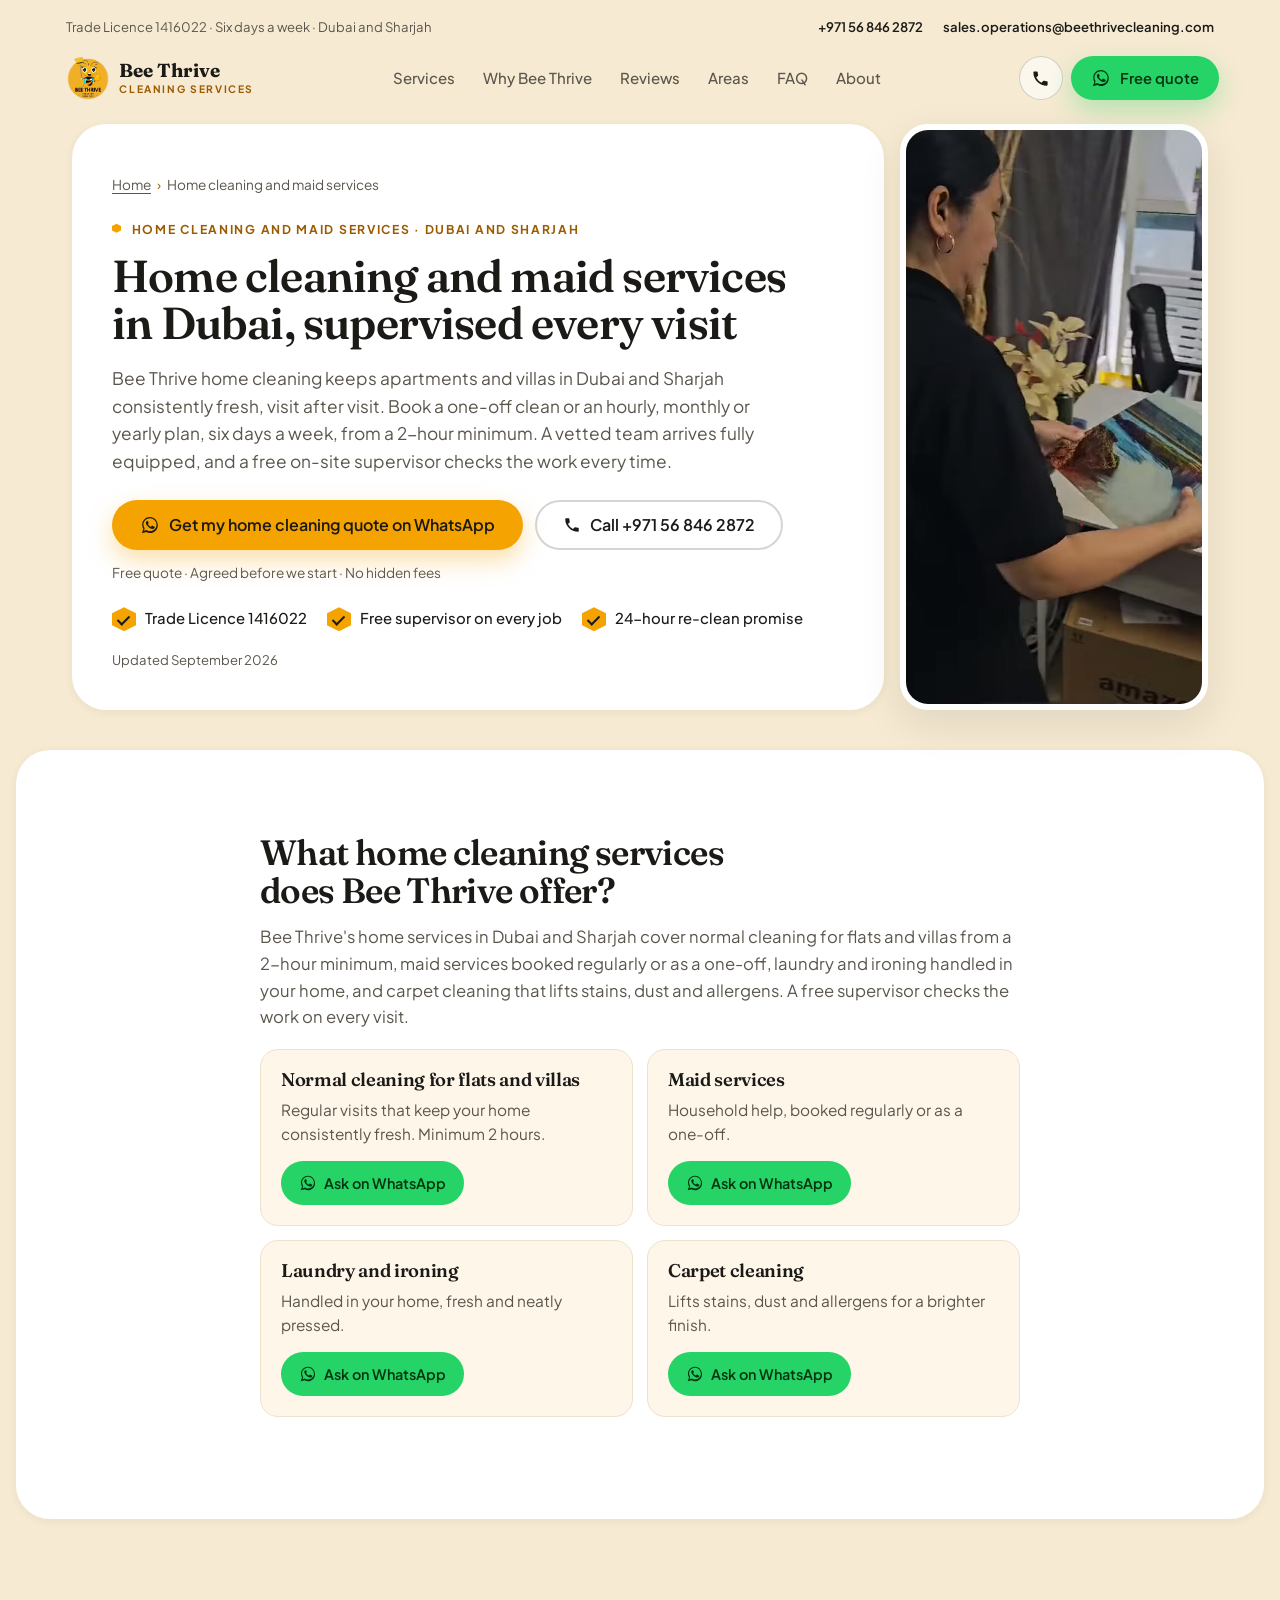
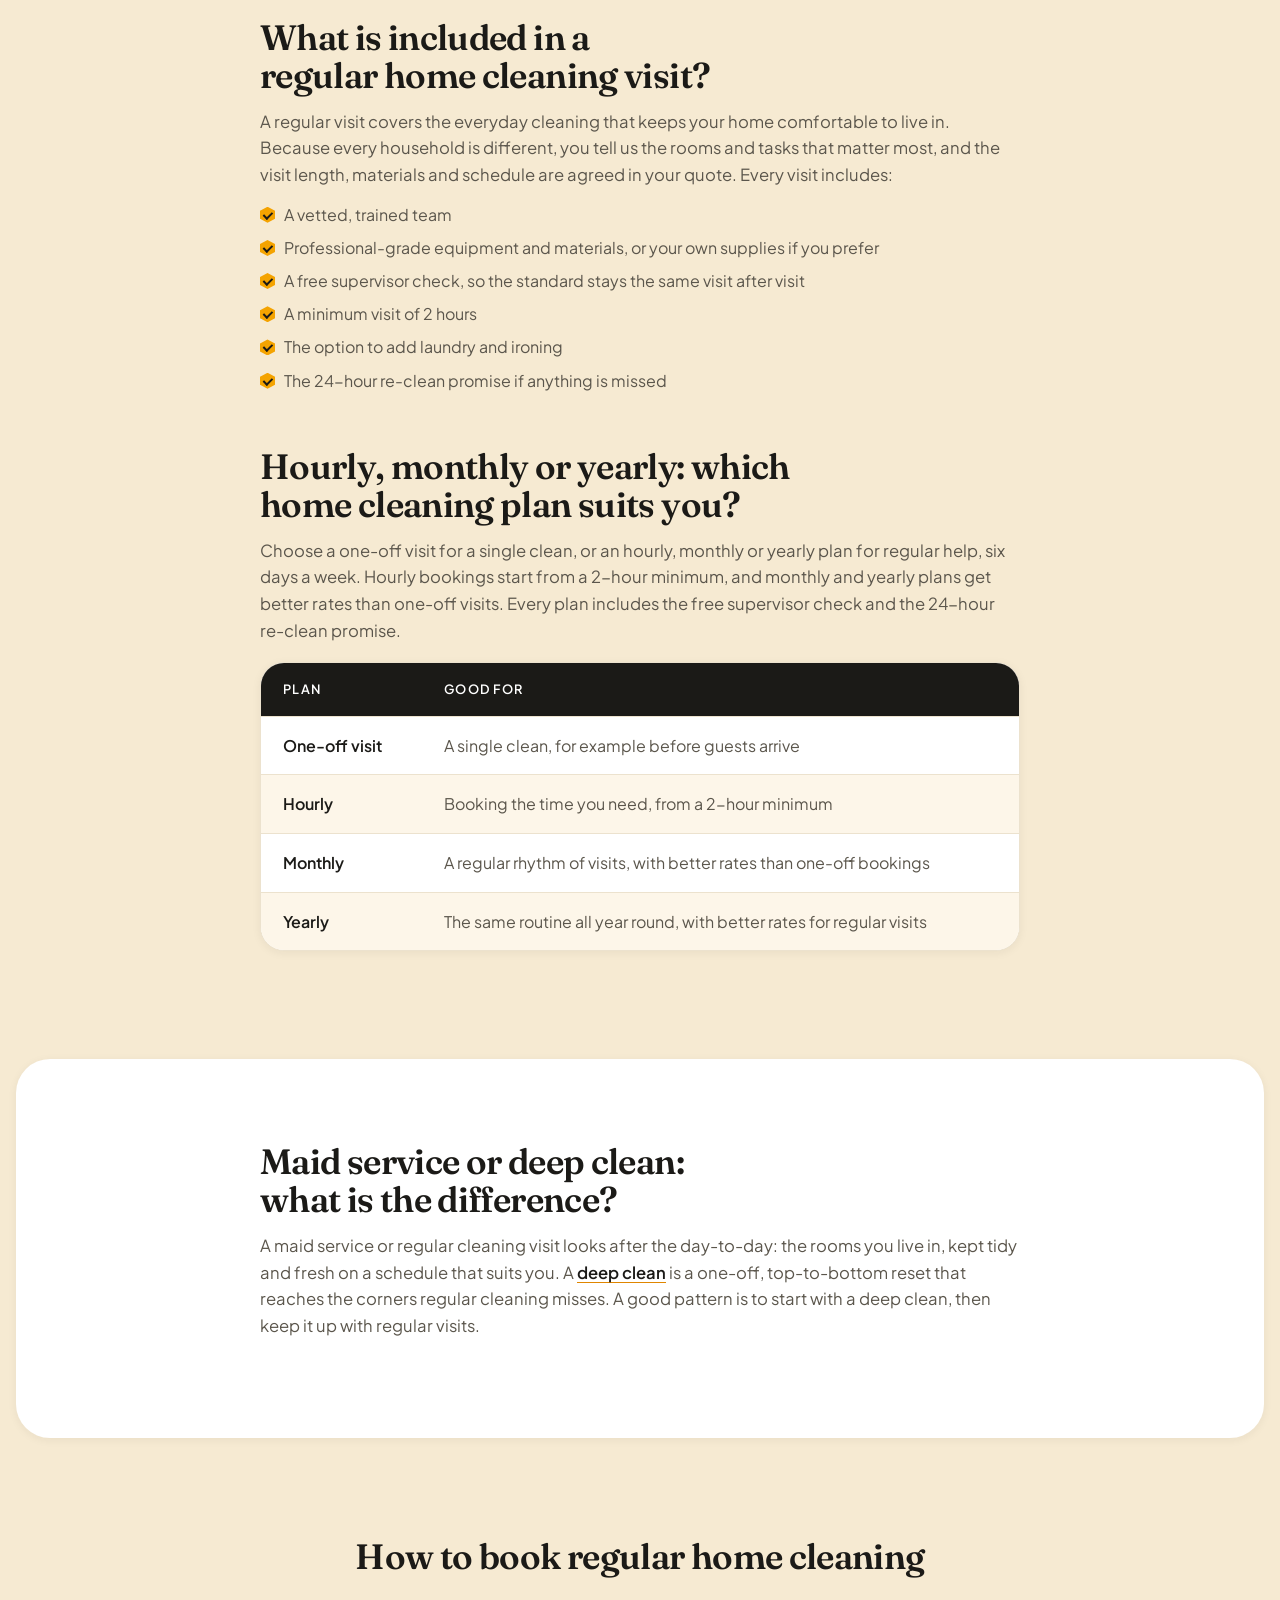
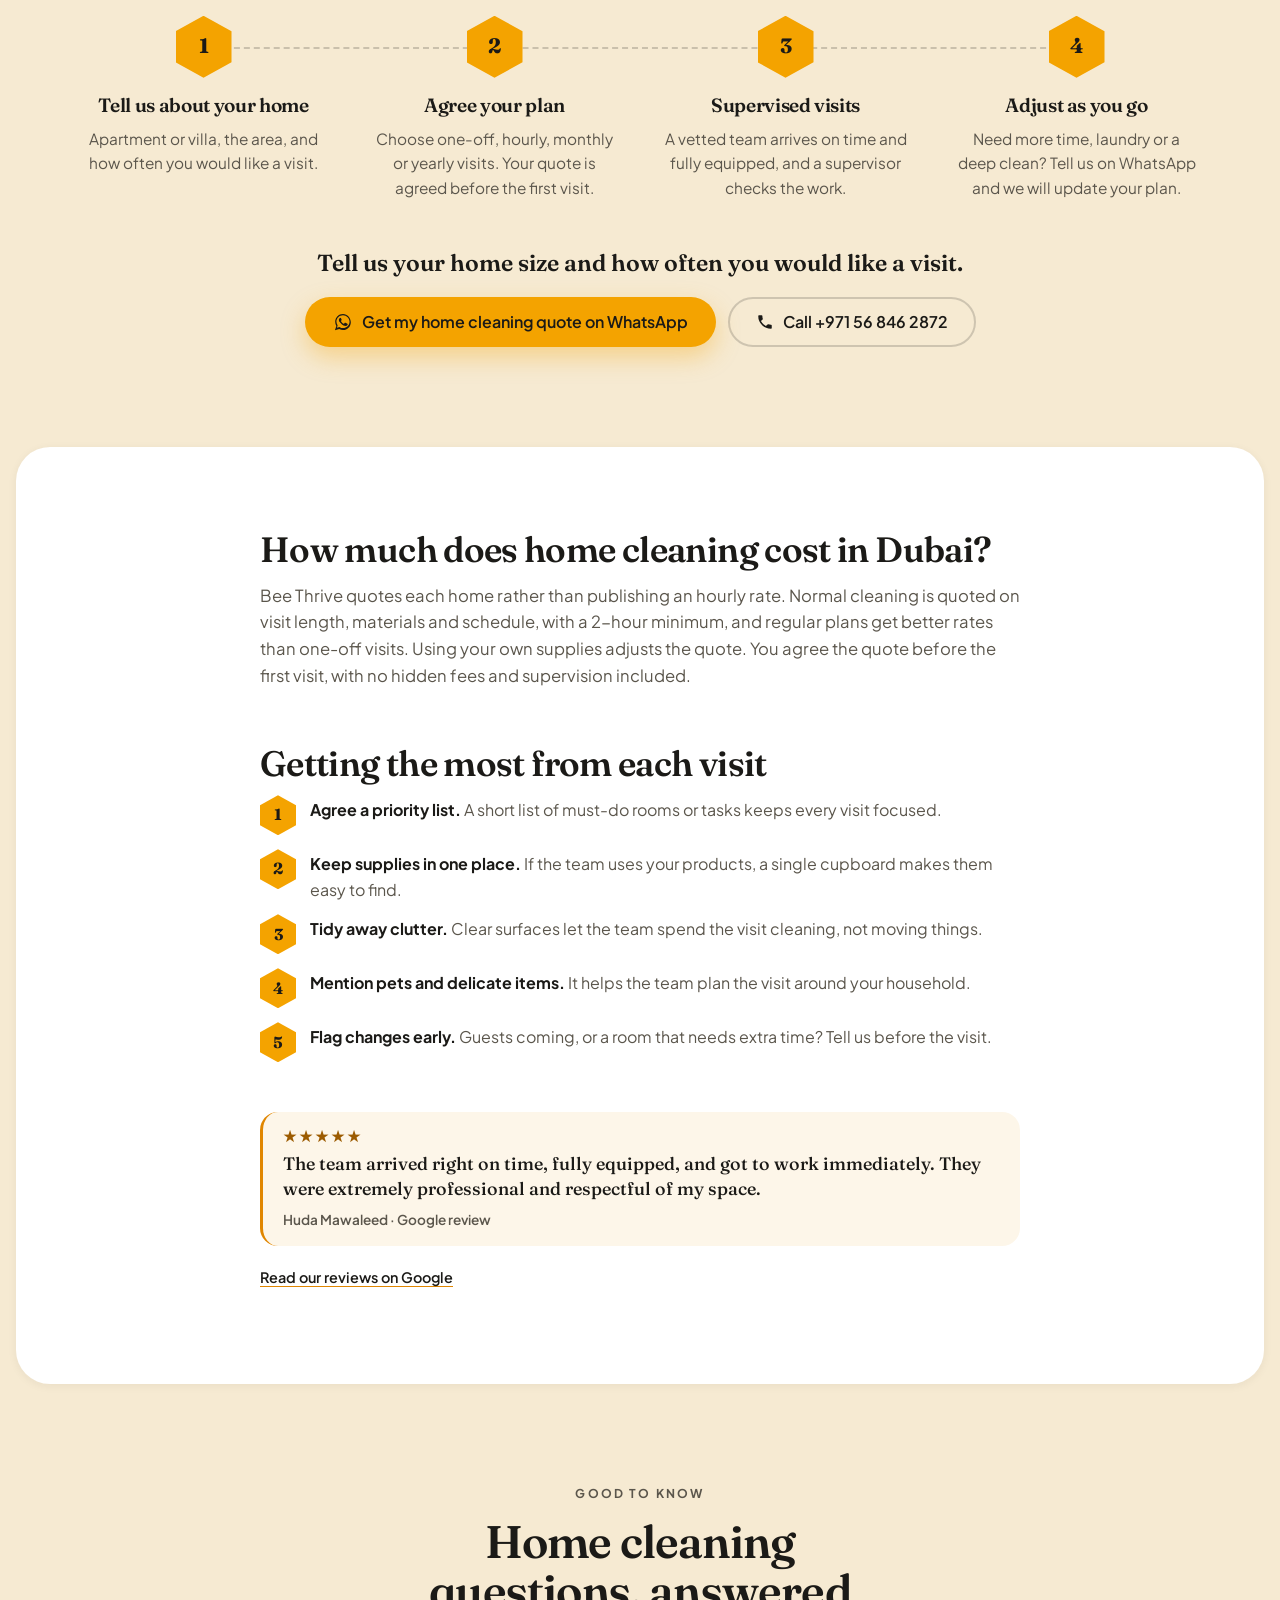
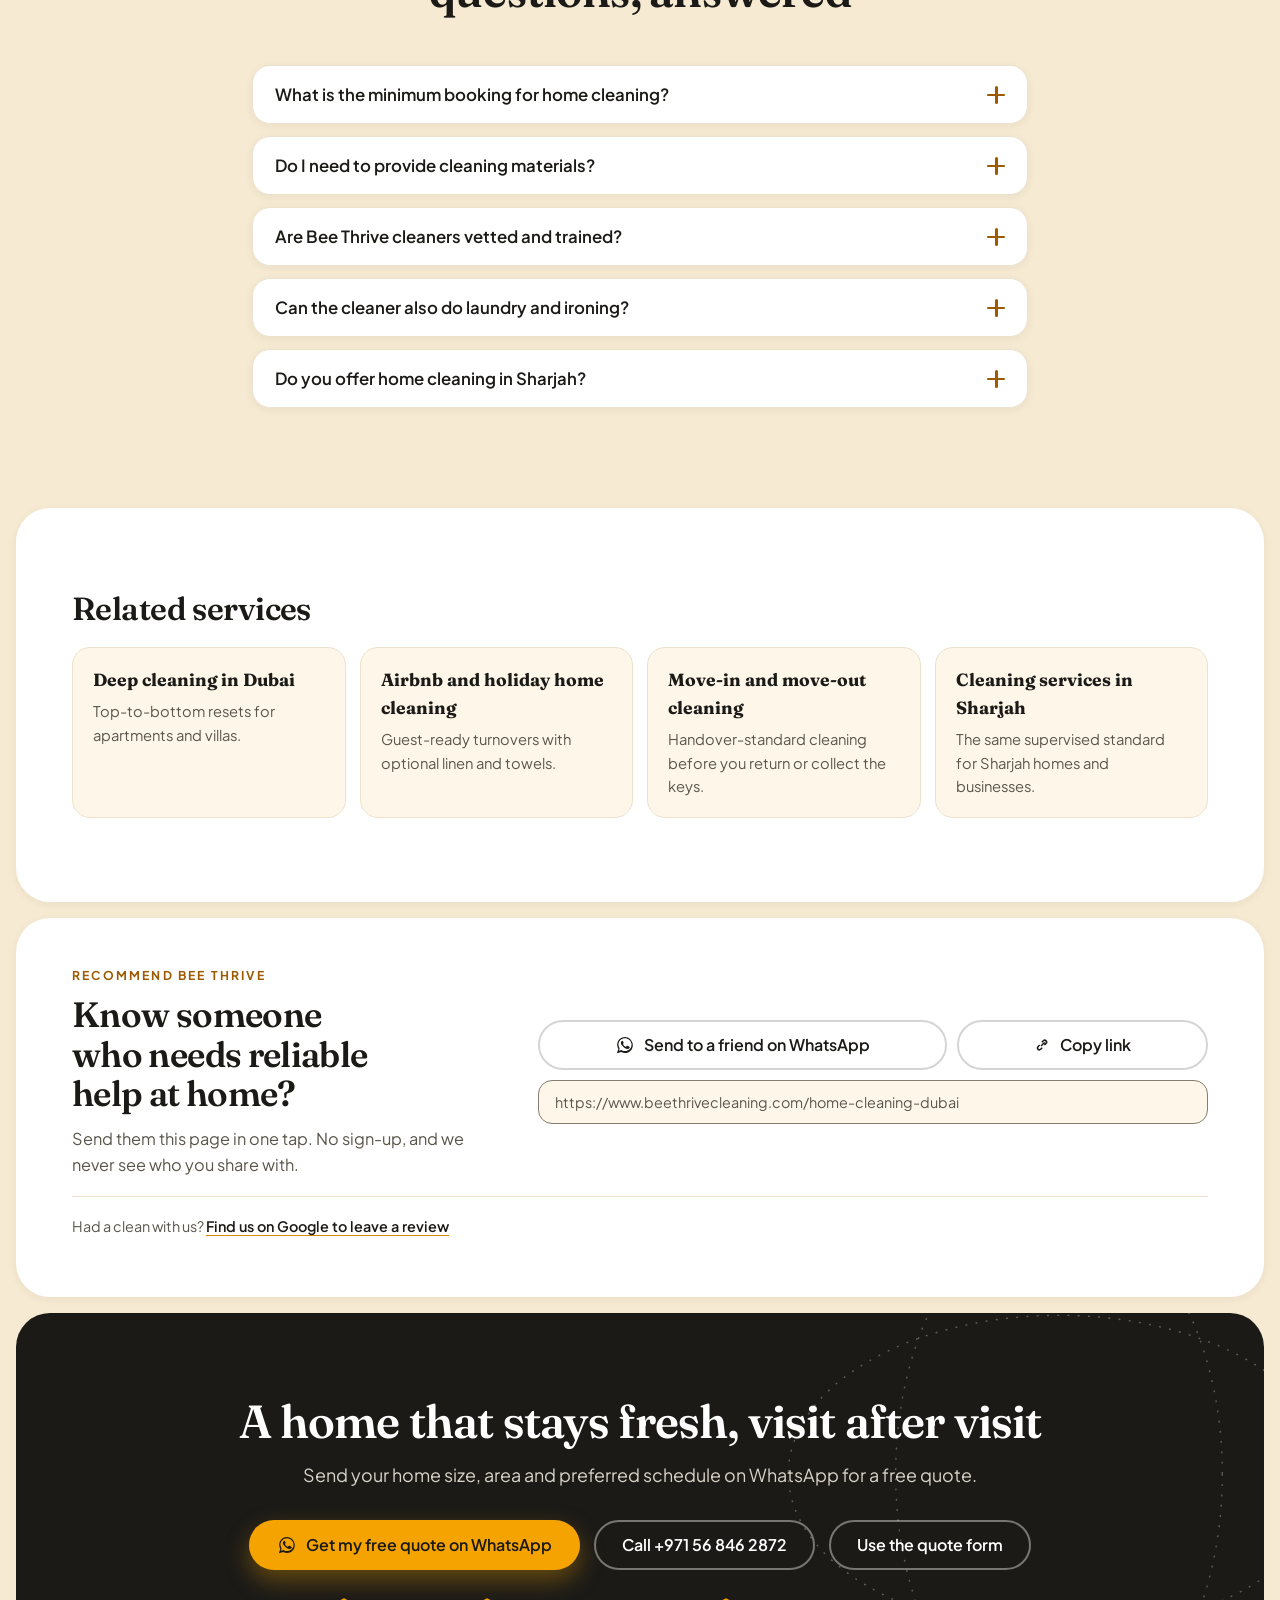
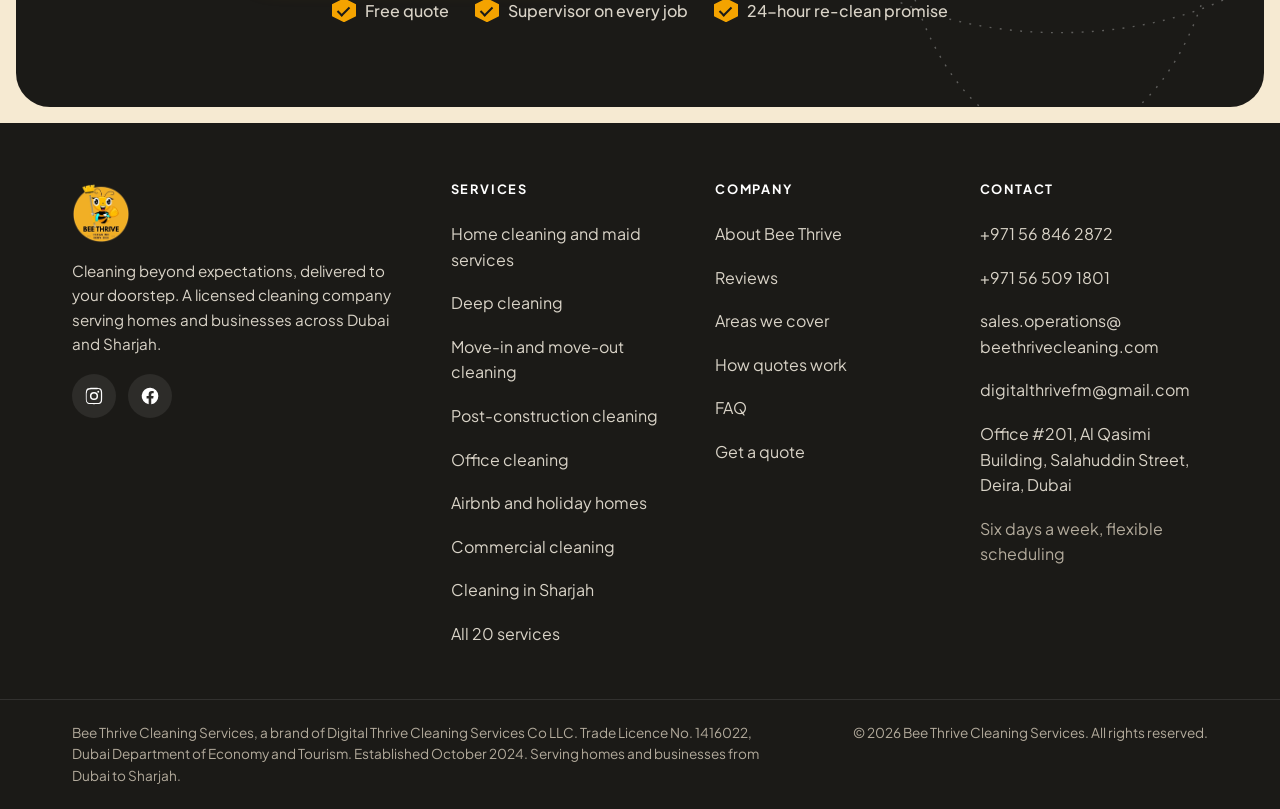
<file: home-cleaning-dubai.html>
<!DOCTYPE html>
<html lang="en">
<head>
  <meta charset="UTF-8" />
  <meta name="viewport" content="width=device-width, initial-scale=1.0, viewport-fit=cover" />
  <title>Home Cleaning &amp; Maid Services in Dubai | Bee Thrive</title>
  <meta name="description" content="Home cleaning and maid services for apartments and villas in Dubai and Sharjah. One-off visits or regular plans, with a free supervisor every visit." />
  <link rel="canonical" href="https://www.beethrivecleaning.com/home-cleaning-dubai" />
  <meta name="robots" content="index, follow, max-snippet:-1, max-image-preview:large, max-video-preview:-1" />
  <meta name="theme-color" content="#F4A300" />

  <meta property="og:type" content="website" />
  <meta property="og:site_name" content="Bee Thrive Cleaning Services" />
  <meta property="og:locale" content="en_AE" />
  <meta property="og:url" content="https://www.beethrivecleaning.com/home-cleaning-dubai" />
  <meta property="og:title" content="Home cleaning and maid services in Dubai, supervised" />
  <meta property="og:description" content="A free supervisor checks every home visit. From a 2-hour minimum. Free quote on WhatsApp." />
  <meta property="og:image" content="https://www.beethrivecleaning.com/assets/og/og-home-cleaning-v2.jpg" />
  <meta property="og:image:type" content="image/jpeg" />
  <meta property="og:image:width" content="1200" />
  <meta property="og:image:height" content="630" />
  <meta property="og:image:alt" content="Bee Thrive Cleaning Services share card: &quot;Home cleaning and maid services, supervised&quot;, with photos of real Bee Thrive work" />
  <meta name="twitter:card" content="summary_large_image" />
  <meta name="twitter:title" content="Home cleaning and maid services in Dubai, supervised" />
  <meta name="twitter:description" content="A free supervisor checks every home visit. From a 2-hour minimum. Free quote on WhatsApp." />
  <meta name="twitter:image" content="https://www.beethrivecleaning.com/assets/og/og-home-cleaning-v2.jpg" />
  <meta name="twitter:image:alt" content="Bee Thrive Cleaning Services share card: &quot;Home cleaning and maid services, supervised&quot;, with photos of real Bee Thrive work" />

  <link rel="icon" href="/assets/favicon.ico" sizes="any" />
  <link rel="icon" type="image/png" href="/assets/favicon-32.png" sizes="32x32" />
  <link rel="apple-touch-icon" href="/assets/apple-touch.png" />
  <link rel="manifest" href="/site.webmanifest" />
  <link rel="preload" as="image" href="/assets/showreel-windows-poster.jpg" fetchpriority="high" media="(min-width: 941px)" />

  <!-- Fonts: loaded without blocking render, with a no-JS fallback -->
  <link rel="preconnect" href="https://fonts.googleapis.com" />
  <link rel="preconnect" href="https://fonts.gstatic.com" crossorigin />
  <link rel="preload" as="style" href="https://fonts.googleapis.com/css2?family=Fraunces:ital,opsz,wght@0,9..144,400;0,9..144,500;0,9..144,600;0,9..144,700;1,9..144,500&family=Plus+Jakarta+Sans:wght@400;500;600;700&display=swap" />
  <link rel="stylesheet" href="https://fonts.googleapis.com/css2?family=Fraunces:ital,opsz,wght@0,9..144,400;0,9..144,500;0,9..144,600;0,9..144,700;1,9..144,500&family=Plus+Jakarta+Sans:wght@400;500;600;700&display=swap" media="print" onload="this.media='all'" />
  <noscript>
    <link rel="stylesheet" href="https://fonts.googleapis.com/css2?family=Fraunces:ital,opsz,wght@0,9..144,400;0,9..144,500;0,9..144,600;0,9..144,700;1,9..144,500&family=Plus+Jakarta+Sans:wght@400;500;600;700&display=swap" />
  </noscript>

  <link rel="stylesheet" href="/styles.css" />
  <link rel="stylesheet" href="/pages.css" />

  <script type="application/ld+json">
{
  "@context": "https://schema.org",
  "@graph": [
    {
      "@type": "WebPage",
      "@id": "https://www.beethrivecleaning.com/home-cleaning-dubai#webpage",
      "url": "https://www.beethrivecleaning.com/home-cleaning-dubai",
      "name": "Home Cleaning & Maid Services in Dubai | Bee Thrive",
      "description": "Home cleaning and maid services for apartments and villas in Dubai and Sharjah. One-off visits or regular plans, with a free supervisor every visit.",
      "isPartOf": {
        "@id": "https://www.beethrivecleaning.com/#website"
      },
      "about": {
        "@id": "https://www.beethrivecleaning.com/home-cleaning-dubai#service"
      },
      "primaryImageOfPage": {
        "@id": "https://www.beethrivecleaning.com/home-cleaning-dubai#primaryimage"
      },
      "breadcrumb": {
        "@id": "https://www.beethrivecleaning.com/home-cleaning-dubai#breadcrumb"
      },
      "inLanguage": "en-AE",
      "dateModified": "2026-09-29"
    },
    {
      "@type": "WebSite",
      "@id": "https://www.beethrivecleaning.com/#website",
      "url": "https://www.beethrivecleaning.com/",
      "name": "Bee Thrive Cleaning Services",
      "alternateName": "Bee Thrive",
      "inLanguage": "en-AE",
      "publisher": {
        "@id": "https://www.beethrivecleaning.com/#business"
      }
    },
    {
      "@type": "ImageObject",
      "@id": "https://www.beethrivecleaning.com/home-cleaning-dubai#primaryimage",
      "url": "https://www.beethrivecleaning.com/assets/showreel-windows-poster.jpg",
      "contentUrl": "https://www.beethrivecleaning.com/assets/showreel-windows-poster.jpg",
      "width": 540,
      "height": 960,
      "caption": "A Bee Thrive team member carefully handling a framed picture while cleaning a room"
    },
    {
      "@type": "Service",
      "@id": "https://www.beethrivecleaning.com/home-cleaning-dubai#service",
      "name": "Home cleaning and maid services",
      "serviceType": "Regular home cleaning and maid services",
      "description": "Bee Thrive home cleaning keeps apartments and villas in Dubai and Sharjah consistently fresh, visit after visit. Book a one-off clean or an hourly, monthly or yearly plan, six days a week, from a 2-hour minimum. A vetted team arrives fully equipped, and a free on-site supervisor checks the work every time.",
      "provider": {
        "@id": "https://www.beethrivecleaning.com/#business"
      },
      "areaServed": [
        {
          "@type": "City",
          "name": "Dubai",
          "sameAs": "https://www.wikidata.org/wiki/Q612"
        },
        {
          "@type": "City",
          "name": "Sharjah",
          "sameAs": "https://www.wikidata.org/wiki/Q289693"
        }
      ],
      "url": "https://www.beethrivecleaning.com/home-cleaning-dubai",
      "image": {
        "@id": "https://www.beethrivecleaning.com/home-cleaning-dubai#primaryimage"
      }
    },
    {
      "@type": "HousekeepingService",
      "@id": "https://www.beethrivecleaning.com/#business",
      "name": "Bee Thrive Cleaning Services",
      "alternateName": "Bee Thrive",
      "url": "https://www.beethrivecleaning.com/",
      "telephone": "+971 56 846 2872",
      "email": "sales.operations@beethrivecleaning.com",
      "image": "https://www.beethrivecleaning.com/assets/og/og-home-v1.jpg",
      "logo": "https://www.beethrivecleaning.com/assets/icon-512.png",
      "address": {
        "@type": "PostalAddress",
        "streetAddress": "Office #201, Al Qasimi Building, Salahuddin Street, Deira",
        "addressLocality": "Dubai",
        "addressRegion": "Dubai",
        "addressCountry": "AE"
      },
      "sameAs": [
        "https://www.instagram.com/beethrivecleaning",
        "https://www.facebook.com/profile.php?id=61576092291203",
        "https://www.google.com/maps?cid=14709114580816797633"
      ]
    },
    {
      "@type": "BreadcrumbList",
      "@id": "https://www.beethrivecleaning.com/home-cleaning-dubai#breadcrumb",
      "itemListElement": [
        {
          "@type": "ListItem",
          "position": 1,
          "name": "Home",
          "item": "https://www.beethrivecleaning.com/"
        },
        {
          "@type": "ListItem",
          "position": 2,
          "name": "Home cleaning and maid services",
          "item": "https://www.beethrivecleaning.com/home-cleaning-dubai"
        }
      ]
    },
    {
      "@type": "FAQPage",
      "@id": "https://www.beethrivecleaning.com/home-cleaning-dubai#faq",
      "mainEntity": [
        {
          "@type": "Question",
          "name": "What is the minimum booking for home cleaning?",
          "acceptedAnswer": {
            "@type": "Answer",
            "text": "Normal home cleaning with Bee Thrive has a minimum visit of 2 hours. Longer visits, extra rooms or add-ons such as laundry and ironing are included in your quote, which you agree before the first visit. Regular hourly, monthly or yearly plans get better rates than one-off visits."
          }
        },
        {
          "@type": "Question",
          "name": "Do I need to provide cleaning materials?",
          "acceptedAnswer": {
            "@type": "Answer",
            "text": "No. Bee Thrive teams arrive fully equipped with professional-grade equipment and materials. If you would rather the team used your own products, tell us when you book and we will use them and adjust your quote to match. Either way, a supervisor checks the work on every visit."
          }
        },
        {
          "@type": "Question",
          "name": "Are Bee Thrive cleaners vetted and trained?",
          "acceptedAnswer": {
            "@type": "Answer",
            "text": "Yes. Every Bee Thrive team member is screened and trained before working in clients' homes, and a supervisor checks the work on every visit. That means you are not relying on one person's standards, because the supervisor's check is the same whichever team member cleans your home."
          }
        },
        {
          "@type": "Question",
          "name": "Can the cleaner also do laundry and ironing?",
          "acceptedAnswer": {
            "@type": "Answer",
            "text": "Yes. Bee Thrive offers laundry and ironing handled in your home, leaving clothes fresh and neatly pressed. You can ask for it with a regular cleaning visit or on its own. Mention it when you ask for a quote so the visit length and your quote allow for it."
          }
        },
        {
          "@type": "Question",
          "name": "Do you offer home cleaning in Sharjah?",
          "acceptedAnswer": {
            "@type": "Answer",
            "text": "Yes. Bee Thrive offers normal and deep cleaning for homes in Sharjah as well as Dubai, with the same free supervisor on every visit and the same 24-hour re-clean promise. Send your area and preferred schedule on WhatsApp and we will confirm and prepare your quote."
          }
        }
      ]
    }
  ]
}
  </script>
</head>
<body data-page="home cleaning page">
  <a class="skip-link" href="#main">Skip to content</a>

  <!-- Icon sprite: each icon is drawn once and reused with <use href="#i-..."> -->
  <svg class="svg-sprite" aria-hidden="true" focusable="false" xmlns="http://www.w3.org/2000/svg">
    <symbol id="i-wa" viewBox="0 0 32 32"><path d="M16 3C9 3 3.5 8.5 3.5 15.5c0 2.4.7 4.7 1.9 6.7L3 29l7-1.8c1.9 1 4 1.6 6 1.6 7 0 12.5-5.5 12.5-12.5S23 3 16 3zm0 22.7c-1.8 0-3.6-.5-5.1-1.4l-.4-.2-4.2 1.1 1.1-4.1-.3-.4a10 10 0 01-1.6-5.5c0-5.6 4.6-10.2 10.5-10.2S26.5 9.9 26.5 15.5 21.9 25.7 16 25.7zm5.8-7.6c-.3-.2-1.9-.9-2.2-1-.3-.1-.5-.2-.7.2-.2.3-.8 1-1 1.2-.2.2-.4.2-.7.1-.3-.2-1.4-.5-2.6-1.6-1-.9-1.6-1.9-1.8-2.3-.2-.3 0-.5.1-.7l.5-.6c.2-.2.2-.3.4-.6.1-.2 0-.4 0-.6l-1-2.3c-.3-.6-.5-.5-.7-.5h-.6c-.2 0-.6.1-.9.4-.3.3-1.2 1.1-1.2 2.8s1.2 3.3 1.4 3.5c.2.2 2.5 3.8 6 5.3.8.4 1.5.6 2 .7.8.3 1.6.2 2.2.1.7-.1 1.9-.8 2.2-1.5.3-.7.3-1.4.2-1.5-.1-.2-.3-.3-.6-.4z"/></symbol>
    <symbol id="i-phone" viewBox="0 0 24 24"><path d="M6.6 10.8a15.6 15.6 0 006.6 6.6l2.2-2.2a1 1 0 011-.24 11.4 11.4 0 003.6.57 1 1 0 011 1V20a1 1 0 01-1 1A17 17 0 013 4a1 1 0 011-1h3.5a1 1 0 011 1c0 1.25.2 2.46.57 3.6a1 1 0 01-.25 1z"/></symbol>
    <symbol id="i-home" viewBox="0 0 24 24"><path d="M12 3l9 8h-3v9h-4v-6h-4v6H6v-9H3l9-8z"/></symbol>
    <symbol id="i-business" viewBox="0 0 24 24"><path d="M3 21V8l9-5 9 5v13h-6v-6H9v6H3z"/></symbol>
    <symbol id="i-holiday" viewBox="0 0 24 24"><path d="M3 11h18v2H3zm2 3h14v6h-2v-2H7v2H5v-6zm3-9h8a3 3 0 013 3v2H5V8a3 3 0 013-3z"/></symbol>
    <symbol id="i-person" viewBox="0 0 24 24"><path d="M12 2a4 4 0 014 4 4 4 0 01-8 0 4 4 0 014-4zm0 10c4 0 8 2 8 5v3H4v-3c0-3 4-5 8-5z"/></symbol>
    <symbol id="i-box" viewBox="0 0 24 24"><path d="M12 2l9 4.5v11L12 22l-9-4.5v-11L12 2zm0 2.2L6.2 7.1 12 10l5.8-2.9L12 4.2zM5 8.7v7.6l6 3v-7.6l-6-3zm14 0l-6 3v7.6l6-3V8.7z"/></symbol>
    <symbol id="i-build" viewBox="0 0 24 24"><path d="M11 4h2a1 1 0 011 1v3.1A7 7 0 0119 15v1h2v3H3v-3h2v-1a7 7 0 015-6.9V5a1 1 0 011-1zm-1 6.3A5 5 0 007 15v1h10v-1a5 5 0 00-3-4.7V13h-4v-2.7z"/></symbol>
    <symbol id="i-spark" viewBox="0 0 24 24"><path d="M12 2l2.3 6.4L21 11l-6.7 2.6L12 20l-2.3-6.4L3 11l6.7-2.6L12 2zm7 13l.9 2.1L22 18l-2.1.9L19 21l-.9-2.1L16 18l2.1-.9L19 15z"/></symbol>
    <symbol id="i-moon" viewBox="0 0 24 24"><path d="M13.4 2.1A10 10 0 1021.9 14 8 8 0 0113.4 2.1z"/></symbol>
    <symbol id="i-flag" viewBox="0 0 24 24"><path d="M5 3h14a1 1 0 011 1v16l-8-4.5L4 20V4a1 1 0 011-1z"/></symbol>
    <symbol id="i-arrow" viewBox="0 0 24 24"><path d="M5 12h13M13 6l6 6-6 6" fill="none" stroke="currentColor" stroke-width="2.2" stroke-linecap="round" stroke-linejoin="round"/></symbol>
    <symbol id="i-seal" viewBox="0 0 24 24"><path d="M12 2l2.4 1.8 3-.3 1 2.8 2.6 1.5-.7 2.9.7 2.9-2.6 1.5-1 2.8-3-.3L12 22l-2.4-1.8-3 .3-1-2.8L3 16.5l.7-2.9L3 10.7l2.6-1.5 1-2.8 3 .3L12 2z" fill="#F4A300"/><path d="M10.4 14.6l-2.1-2.1-1.3 1.3 3.4 3.4 6-6-1.3-1.3z" fill="#1B1A17"/></symbol>
    <symbol id="i-seal-ink" viewBox="0 0 24 24"><path d="M12 2l2.4 1.8 3-.3 1 2.8 2.6 1.5-.7 2.9.7 2.9-2.6 1.5-1 2.8-3-.3L12 22l-2.4-1.8-3 .3-1-2.8L3 16.5l.7-2.9L3 10.7l2.6-1.5 1-2.8 3 .3L12 2z" fill="#1B1A17"/><path d="M10.4 14.6l-2.1-2.1-1.3 1.3 3.4 3.4 6-6-1.3-1.3z" fill="#F4A300"/></symbol>
    <symbol id="i-share" viewBox="0 0 24 24"><path d="M18 2a3 3 0 00-2.96 3.5L8.5 9.1a3 3 0 100 5.8l6.54 3.6A3 3 0 1018 16a3 3 0 00-1.98.75l-6.1-3.37a3 3 0 000-.76l6.1-3.37A3 3 0 1018 2z"/></symbol>
    <symbol id="i-link" viewBox="0 0 24 24"><path d="M10.6 13.4a1 1 0 010-1.4l3.4-3.4a1 1 0 111.4 1.4L12 13.4a1 1 0 01-1.4 0zM8.5 19.5a3.5 3.5 0 01-2.5-6l2.1-2.1 1.4 1.4-2.1 2.1a1.5 1.5 0 002.1 2.1l2.1-2.1 1.4 1.4-2.1 2.1a3.5 3.5 0 01-2.4 1.1zm7.4-6.9l-1.4-1.4 2.1-2.1a1.5 1.5 0 00-2.1-2.1l-2.1 2.1-1.4-1.4 2.1-2.1a3.5 3.5 0 015 5z"/></symbol>
  </svg>

  <!-- ============ HEADER ============ -->
  <header class="site-header" id="top" data-wa-from="header">
    <div class="topbar">
      <div class="topbar-inner">
        <p>Trade Licence 1416022 · Six days a week · Dubai and Sharjah</p>
        <p class="topbar-links">
          <a data-call-primary href="/#contact">+971 56 846 2872</a>
          <a data-email href="/#contact">sales.operations@<wbr>beethrivecleaning.com</a>
        </p>
      </div>
    </div>
    <div class="container header-inner">
      <a class="brand" href="/" aria-label="Bee Thrive Cleaning Services home">
        <img src="/assets/logo-mark-128.png" alt="Bee Thrive Cleaning Services logo" width="56" height="58" decoding="async" />
        <span class="brand-text"><span class="brand-name">Bee Thrive</span><span class="brand-sub">Cleaning Services</span></span>
      </a>
      <nav class="main-nav" id="main-nav" aria-label="Primary">
        <a href="/#services">Services</a>
        <a href="/#why">Why Bee Thrive</a>
        <a href="/#reviews">Reviews</a>
        <a href="/#areas">Areas</a>
        <a href="/#faq">FAQ</a>
        <a href="/about">About</a>
        <div class="nav-cta">
          <a class="btn btn-whatsapp btn-block" data-wa-link data-wa-service="Normal home cleaning" href="/#contact">
            <svg class="wa-ico" aria-hidden="true" focusable="false"><use href="#i-wa"/></svg>
            <span><span class="label-long">Get my free</span><span class="label-short">Free</span> quote on WhatsApp</span>
          </a>
          <a class="btn btn-ghost btn-block" data-call-primary href="/#contact">Call +971 56 846 2872</a>
        </div>
      </nav>
      <div class="header-actions">
        <a class="icon-btn" data-call-primary href="/#contact" aria-label="Call Bee Thrive on +971 56 846 2872">
          <svg class="ph-ico" aria-hidden="true" focusable="false"><use href="#i-phone"/></svg>
        </a>
        <a class="btn btn-whatsapp" data-wa-link data-wa-service="Normal home cleaning" href="/#contact">
          <svg class="wa-ico" aria-hidden="true" focusable="false"><use href="#i-wa"/></svg> Free quote
        </a>
        <button class="nav-toggle" id="nav-toggle" aria-expanded="false" aria-controls="main-nav" aria-label="Open menu"><span></span><span></span><span></span></button>
      </div>
    </div>
  </header>

  <main id="main">
    <section class="page-hero" data-wa-from="hero" aria-labelledby="page-title">
      <div class="container page-hero-inner">
        <div class="page-hero-copy">
          <nav class="breadcrumbs" aria-label="Breadcrumb">
            <ol><li><a href="/">Home</a></li><li><span aria-current="page">Home cleaning and maid services</span></li></ol>
          </nav>
          <p class="eyebrow"><span class="hex-dot" aria-hidden="true"></span> Home cleaning and maid services · Dubai and Sharjah</p>
          <h1 id="page-title">Home cleaning and maid services in Dubai, supervised every visit</h1>
          <p class="page-lead">Bee Thrive home cleaning keeps apartments and villas in Dubai and Sharjah consistently fresh, visit after visit. Book a one-off clean or an hourly, monthly or yearly plan, six days a week, from a 2-hour minimum. A vetted team arrives fully equipped, and a free on-site supervisor checks the work every time.</p>
          <div class="hero-cta" data-bar-trigger>
            <a class="btn btn-primary" data-wa-link data-wa-service="Normal home cleaning" href="/#contact">
              <svg class="wa-ico" aria-hidden="true" focusable="false"><use href="#i-wa"/></svg> <span><span class="label-long">Get my home cleaning quote</span><span class="label-short">Home clean quote</span> on WhatsApp</span></a>
            <a class="btn btn-ghost" data-call-primary href="/#contact">
              <svg class="ph-ico" aria-hidden="true" focusable="false"><use href="#i-phone"/></svg> Call +971 56 846 2872</a>
          </div>
          <p class="cta-micro">Free quote · Agreed before we start · No hidden fees</p>
          <ul class="hero-trust">
            <li><span class="hex-check" aria-hidden="true"></span> Trade Licence 1416022</li>
            <li><span class="hex-check" aria-hidden="true"></span> Free supervisor on every job</li>
            <li><span class="hex-check" aria-hidden="true"></span> 24-hour re-clean promise</li>
          </ul>
          <p class="page-updated">Updated <time datetime="2026-09-29">September 2026</time></p>
        </div>
        <figure class="page-hero-photo">
          <img src="/assets/showreel-windows-poster.jpg" alt="A Bee Thrive team member carefully handling a framed picture while cleaning a room" width="540" height="960" fetchpriority="high" decoding="async" />
        </figure>
      </div>
    </section>

    <section class="section panel" aria-labelledby="services-title">
      <div class="container">
        <div class="prose" id="services" data-wa-from="home cleaning services">
          <h2 id="services-title">What home cleaning services does Bee Thrive offer?</h2>
          <p>Bee Thrive's home services in Dubai and Sharjah cover normal cleaning for flats and villas from a 2-hour minimum, maid services booked regularly or as a one-off, laundry and ironing handled in your home, and carpet cleaning that lifts stains, dust and allergens. A free supervisor checks the work on every visit.</p>
          <div class="page-cards">
            <article class="page-card">
              <h3>Normal cleaning for flats and villas</h3>
              <p>Regular visits that keep your home consistently fresh. Minimum 2 hours.</p>
              <a class="btn btn-sm btn-wa-soft" data-wa-link data-wa-service="Normal home cleaning" href="/#contact"><svg class="wa-ico" aria-hidden="true" focusable="false"><use href="#i-wa"/></svg> Ask on WhatsApp<span class="visually-hidden"> about normal cleaning for flats and villas</span></a>
            </article>
            <article class="page-card">
              <h3>Maid services</h3>
              <p>Household help, booked regularly or as a one-off.</p>
              <a class="btn btn-sm btn-wa-soft" data-wa-link data-wa-service="Maid services" href="/#contact"><svg class="wa-ico" aria-hidden="true" focusable="false"><use href="#i-wa"/></svg> Ask on WhatsApp<span class="visually-hidden"> about maid services</span></a>
            </article>
            <article class="page-card">
              <h3>Laundry and ironing</h3>
              <p>Handled in your home, fresh and neatly pressed.</p>
              <a class="btn btn-sm btn-wa-soft" data-wa-link data-wa-service="Laundry and ironing" href="/#contact"><svg class="wa-ico" aria-hidden="true" focusable="false"><use href="#i-wa"/></svg> Ask on WhatsApp<span class="visually-hidden"> about laundry and ironing</span></a>
            </article>
            <article class="page-card">
              <h3>Carpet cleaning</h3>
              <p>Lifts stains, dust and allergens for a brighter finish.</p>
              <a class="btn btn-sm btn-wa-soft" data-wa-link data-wa-service="Carpet cleaning" href="/#contact"><svg class="wa-ico" aria-hidden="true" focusable="false"><use href="#i-wa"/></svg> Ask on WhatsApp<span class="visually-hidden"> about carpet cleaning</span></a>
            </article>
          </div>
        </div>
      </div>
    </section>

    <section class="section on-canvas" aria-labelledby="included-title">
      <div class="container">
        <div class="prose" id="included" data-wa-from="what is included">
          <h2 id="included-title">What is included in a regular home cleaning visit?</h2>
          <p>A regular visit covers the everyday cleaning that keeps your home comfortable to live in. Because every household is different, you tell us the rooms and tasks that matter most, and the visit length, materials and schedule are agreed in your quote. Every visit includes:</p>
          <ul class="tick-list tick-list-lg">
            <li>A vetted, trained team</li>
            <li>Professional-grade equipment and materials, or your own supplies if you prefer</li>
            <li>A free supervisor check, so the standard stays the same visit after visit</li>
            <li>A minimum visit of 2 hours</li>
            <li>The option to add laundry and ironing</li>
            <li>The 24-hour re-clean promise if anything is missed</li>
          </ul>
        </div>
        <div class="prose" id="plans" data-wa-from="plans">
          <h2 id="plans-title">Hourly, monthly or yearly: which home cleaning plan suits you?</h2>
          <p>Choose a one-off visit for a single clean, or an hourly, monthly or yearly plan for regular help, six days a week. Hourly bookings start from a 2-hour minimum, and monthly and yearly plans get better rates than one-off visits. Every plan includes the free supervisor check and the 24-hour re-clean promise.</p>
          <div class="price-table-wrap page-table">
            <table class="price-table">
              <caption class="visually-hidden">Bee Thrive home cleaning plans</caption>
              <thead>
                <tr><th scope="col">Plan</th><th scope="col">Good for</th></tr>
              </thead>
              <tbody>
                <tr><td data-label="Plan">One-off visit</td><td data-label="Good for">A single clean, for example before guests arrive</td></tr>
                <tr><td data-label="Plan">Hourly</td><td data-label="Good for">Booking the time you need, from a 2-hour minimum</td></tr>
                <tr><td data-label="Plan">Monthly</td><td data-label="Good for">A regular rhythm of visits, with better rates than one-off bookings</td></tr>
                <tr><td data-label="Plan">Yearly</td><td data-label="Good for">The same routine all year round, with better rates for regular visits</td></tr>
              </tbody>
            </table>
          </div>
        </div>
      </div>
    </section>

    <section class="section panel" aria-labelledby="maid-vs-deep-title">
      <div class="container">
        <div class="prose" id="maid-vs-deep" data-wa-from="maid service vs deep clean">
          <h2 id="maid-vs-deep-title">Maid service or deep clean: what is the difference?</h2>
          <p>A maid service or regular cleaning visit looks after the day-to-day: the rooms you live in, kept tidy and fresh on a schedule that suits you. A <a href="/deep-cleaning-dubai">deep clean</a> is a one-off, top-to-bottom reset that reaches the corners regular cleaning misses. A good pattern is to start with a deep clean, then keep it up with regular visits.</p>
        </div>
      </div>
    </section>

    <section class="section on-canvas" aria-labelledby="how-title">
      <div class="container">
        <div class="page-wide" id="how" data-wa-from="how it works">
          <header class="section-head"><h2 id="how-title">How to book regular home cleaning</h2></header>
          <ol class="steps">
            <li class="step"><span class="hex-num" aria-hidden="true">1</span><h3>Tell us about your home</h3><p>Apartment or villa, the area, and how often you would like a visit.</p></li>
            <li class="step"><span class="hex-num" aria-hidden="true">2</span><h3>Agree your plan</h3><p>Choose one-off, hourly, monthly or yearly visits. Your quote is agreed before the first visit.</p></li>
            <li class="step"><span class="hex-num" aria-hidden="true">3</span><h3>Supervised visits</h3><p>A vetted team arrives on time and fully equipped, and a supervisor checks the work.</p></li>
            <li class="step"><span class="hex-num" aria-hidden="true">4</span><h3>Adjust as you go</h3><p>Need more time, laundry or a deep clean? Tell us on WhatsApp and we will update your plan.</p></li>
          </ol>
          <div class="cta-pair" data-wa-from="mid-page call to action"><p class="cta-line">Tell us your home size and how often you would like a visit.</p><div class="cta-buttons">
            <a class="btn btn-primary" data-wa-link data-wa-service="Normal home cleaning" href="/#contact"><svg class="wa-ico" aria-hidden="true" focusable="false"><use href="#i-wa"/></svg> <span><span class="label-long">Get my home cleaning quote</span><span class="label-short">Home clean quote</span> on WhatsApp</span></a>
            <a class="btn btn-ghost" data-call-primary href="/#contact"><svg class="ph-ico" aria-hidden="true" focusable="false"><use href="#i-phone"/></svg> Call +971 56 846 2872</a>
          </div></div>
        </div>
      </div>
    </section>

    <section class="section panel" aria-labelledby="cost-title">
      <div class="container">
        <div class="prose" id="cost" data-wa-from="cost">
          <h2 id="cost-title">How much does home cleaning cost in Dubai?</h2>
          <p>Bee Thrive quotes each home rather than publishing an hourly rate. Normal cleaning is quoted on visit length, materials and schedule, with a 2-hour minimum, and regular plans get better rates than one-off visits. Using your own supplies adjusts the quote. You agree the quote before the first visit, with no hidden fees and supervision included.</p>
        </div>
        <div class="prose" id="tips" data-wa-from="getting the most from each visit">
          <h2 id="tips-title">Getting the most from each visit</h2>
          <ol class="prep-list">
            <li><strong>Agree a priority list.</strong> A short list of must-do rooms or tasks keeps every visit focused.</li>
            <li><strong>Keep supplies in one place.</strong> If the team uses your products, a single cupboard makes them easy to find.</li>
            <li><strong>Tidy away clutter.</strong> Clear surfaces let the team spend the visit cleaning, not moving things.</li>
            <li><strong>Mention pets and delicate items.</strong> It helps the team plan the visit around your household.</li>
            <li><strong>Flag changes early.</strong> Guests coming, or a room that needs extra time? Tell us before the visit.</li>
          </ol>
        </div>
        <div class="page-review-wrap" data-wa-from="review">
          <figure class="hero-quote page-review">
            <div class="stars" role="img" aria-label="Rated 5 out of 5 stars">&#9733;&#9733;&#9733;&#9733;&#9733;</div>
            <blockquote>The team arrived right on time, fully equipped, and got to work immediately. They were extremely professional and respectful of my space.</blockquote>
            <figcaption>Huda Mawaleed · Google review</figcaption>
          </figure>
          <p class="page-note"><a data-maps href="https://www.google.com/maps?cid=14709114580816797633">Read our reviews on Google</a></p>
        </div>
      </div>
    </section>

    <section class="section on-canvas" id="faq" data-wa-from="FAQ" aria-labelledby="faq-title">
      <div class="container container-narrow">
        <header class="section-head"><p class="kicker">Good to know</p><h2 id="faq-title">Home cleaning questions, answered</h2></header>
        <div class="faq">
        <div class="faq-item">
          <h3 class="faq-h"><button type="button" class="faq-q">What is the minimum booking for home cleaning?<span class="faq-icon" aria-hidden="true"></span></button></h3>
          <div class="faq-a"><p>Normal home cleaning with Bee Thrive has a minimum visit of 2 hours. Longer visits, extra rooms or add-ons such as laundry and ironing are included in your quote, which you agree before the first visit. Regular hourly, monthly or yearly plans get better rates than one-off visits.</p></div>
        </div>
        <div class="faq-item">
          <h3 class="faq-h"><button type="button" class="faq-q">Do I need to provide cleaning materials?<span class="faq-icon" aria-hidden="true"></span></button></h3>
          <div class="faq-a"><p>No. Bee Thrive teams arrive fully equipped with professional-grade equipment and materials. If you would rather the team used your own products, tell us when you book and we will use them and adjust your quote to match. Either way, a supervisor checks the work on every visit.</p></div>
        </div>
        <div class="faq-item">
          <h3 class="faq-h"><button type="button" class="faq-q">Are Bee Thrive cleaners vetted and trained?<span class="faq-icon" aria-hidden="true"></span></button></h3>
          <div class="faq-a"><p>Yes. Every Bee Thrive team member is screened and trained before working in clients' homes, and a supervisor checks the work on every visit. That means you are not relying on one person's standards, because the supervisor's check is the same whichever team member cleans your home.</p></div>
        </div>
        <div class="faq-item">
          <h3 class="faq-h"><button type="button" class="faq-q">Can the cleaner also do laundry and ironing?<span class="faq-icon" aria-hidden="true"></span></button></h3>
          <div class="faq-a"><p>Yes. Bee Thrive offers laundry and ironing handled in your home, leaving clothes fresh and neatly pressed. You can ask for it with a regular cleaning visit or on its own. Mention it when you ask for a quote so the visit length and your quote allow for it.</p></div>
        </div>
        <div class="faq-item">
          <h3 class="faq-h"><button type="button" class="faq-q">Do you offer home cleaning in Sharjah?<span class="faq-icon" aria-hidden="true"></span></button></h3>
          <div class="faq-a"><p>Yes. Bee Thrive offers normal and deep cleaning for homes in Sharjah as well as Dubai, with the same free supervisor on every visit and the same 24-hour re-clean promise. Send your area and preferred schedule on WhatsApp and we will confirm and prepare your quote.</p></div>
        </div>
        </div>
      </div>
    </section>

    <section class="section panel" data-wa-from="related services" aria-labelledby="related-title">
      <div class="container">
        <h2 id="related-title" class="related-title">Related services</h2>
        <ul class="related-grid">
          <li><a class="related-card" href="/deep-cleaning-dubai"><strong>Deep cleaning in Dubai</strong><span>Top-to-bottom resets for apartments and villas.</span></a></li>
          <li><a class="related-card" href="/holiday-home-cleaning-dubai"><strong>Airbnb and holiday home cleaning</strong><span>Guest-ready turnovers with optional linen and towels.</span></a></li>
          <li><a class="related-card" href="/move-in-move-out-cleaning-dubai"><strong>Move-in and move-out cleaning</strong><span>Handover-standard cleaning before you return or collect the keys.</span></a></li>
          <li><a class="related-card" href="/cleaning-services-sharjah"><strong>Cleaning services in Sharjah</strong><span>The same supervised standard for Sharjah homes and businesses.</span></a></li>
        </ul>
      </div>
    </section>

    <section class="share-block" id="recommend" data-share data-share-text="Thought this might help: Bee Thrive does home cleaning and maid services in Dubai, and a supervisor checks every visit." data-wa-from="recommend" aria-labelledby="share-title">
      <div class="container share-inner">
        <div class="share-copy">
          <p class="kicker">Recommend Bee Thrive</p>
          <h2 id="share-title">Know someone who needs reliable help at home?</h2>
          <p>Send them this page in one tap. No sign-up, and we never see who you share with.</p>
        </div>
        <div class="share-actions">
          <a class="btn btn-ghost" data-share-wa href="#recommend"><svg class="wa-ico" aria-hidden="true" focusable="false"><use href="#i-wa"/></svg> Send to a friend on WhatsApp</a>
          <button type="button" class="btn btn-ghost" data-share-copy><svg class="ph-ico" aria-hidden="true" focusable="false"><use href="#i-link"/></svg> Copy link</button>
          <button type="button" class="btn btn-ghost" data-share-native hidden><svg class="ph-ico" aria-hidden="true" focusable="false"><use href="#i-share"/></svg> More ways to share</button>
          <label class="visually-hidden" for="share-url">Link to this page</label>
          <input class="share-url" id="share-url" type="text" readonly value="https://www.beethrivecleaning.com/home-cleaning-dubai" />
          <p class="share-status" role="status" aria-live="polite"></p>
        </div>
        <p class="share-review">Had a clean with us? <a data-review-link data-review-label="Leave a Google review" href="https://www.google.com/maps?cid=14709114580816797633">Find us on Google to leave a review</a></p>
      </div>
    </section>

    <section class="panel-ink final-cta" data-wa-from="final call to action" data-bar-hide aria-labelledby="final-title">
      <div class="orbit" aria-hidden="true">
        <div class="o1"><svg viewBox="0 0 600 600" fill="none" xmlns="http://www.w3.org/2000/svg"><ellipse cx="300" cy="300" rx="290" ry="170" stroke="rgba(252,252,252,0.30)" stroke-width="1.5" stroke-dasharray="2 9"/></svg></div>
        <div class="o2"><svg viewBox="0 0 600 600" fill="none" xmlns="http://www.w3.org/2000/svg"><ellipse cx="300" cy="300" rx="175" ry="285" stroke="rgba(252,252,252,0.30)" stroke-width="1.5" stroke-dasharray="2 9"/></svg></div>
      </div>
      <div class="container final-cta-inner">
        <h2 id="final-title">A home that stays fresh, visit after visit</h2>
        <p>Send your home size, area and preferred schedule on WhatsApp for a free quote.</p>
        <div class="final-cta-actions">
          <a class="btn btn-primary" data-wa-link data-wa-service="Normal home cleaning" href="/#contact"><svg class="wa-ico" aria-hidden="true" focusable="false"><use href="#i-wa"/></svg> <span><span class="label-long">Get my free</span><span class="label-short">Free</span> quote on WhatsApp</span></a>
          <a class="btn btn-ghost-light" data-call-primary href="/#contact">Call +971 56 846 2872</a>
          <a class="btn btn-ghost-light" href="/?service=Normal%20home%20cleaning#contact">Use the quote form</a>
        </div>
        <ul class="final-ticks">
          <li><span class="hex-check" aria-hidden="true"></span> Free quote</li>
          <li><span class="hex-check" aria-hidden="true"></span> Supervisor on every job</li>
          <li><span class="hex-check" aria-hidden="true"></span> 24-hour re-clean promise</li>
        </ul>
      </div>
    </section>
  </main>

  <!-- ============ FOOTER ============ -->
  <footer class="site-footer" data-wa-from="footer">
    <div class="container footer-grid">
      <div class="footer-brand">
        <h2 class="visually-hidden">Bee Thrive Cleaning Services</h2>
        <a class="brand brand-footer" href="/" aria-label="Bee Thrive Cleaning Services home">
          <img src="/assets/logo-mark-128.png" srcset="/assets/logo-mark-128.png 1x, /assets/logo-mark@400.png 3x" alt="Bee Thrive Cleaning Services logo" width="64" height="66" loading="lazy" decoding="async" />
        </a>
        <p>Cleaning beyond expectations, delivered to your doorstep. A licensed cleaning company serving homes and businesses across Dubai and Sharjah.</p>
        <div class="footer-social">
          <a data-instagram href="https://www.instagram.com/beethrivecleaning" aria-label="Instagram"><svg viewBox="0 0 24 24" aria-hidden="true"><path d="M12 2.2c3.2 0 3.6 0 4.8.07 1.2.06 1.8.25 2.2.41.6.22 1 .48 1.4.9.42.4.68.8.9 1.4.16.4.35 1 .41 2.2.07 1.2.07 1.6.07 4.8s0 3.6-.07 4.8c-.06 1.2-.25 1.8-.41 2.2-.22.6-.48 1-.9 1.4-.4.42-.8.68-1.4.9-.4.16-1 .35-2.2.41-1.2.07-1.6.07-4.8.07s-3.6 0-4.8-.07c-1.2-.06-1.8-.25-2.2-.41a3.8 3.8 0 01-1.4-.9 3.8 3.8 0 01-.9-1.4c-.16-.4-.35-1-.41-2.2C2.2 15.6 2.2 15.2 2.2 12s0-3.6.07-4.8c.06-1.2.25-1.8.41-2.2.22-.6.48-1 .9-1.4.4-.42.8-.68 1.4-.9.4-.16 1-.35 2.2-.41C8.4 2.2 8.8 2.2 12 2.2zm0 1.8c-3.1 0-3.5 0-4.7.07-.9.04-1.4.2-1.7.32-.43.17-.74.37-1.06.69-.32.32-.52.63-.69 1.06-.12.3-.28.8-.32 1.7C3.2 8.5 3.2 8.9 3.2 12s0 3.5.07 4.7c.04.9.2 1.4.32 1.7.17.43.37.74.69 1.06.32.32.63.52 1.06.69.3.12.8.28 1.7.32 1.2.07 1.6.07 4.7.07s3.5 0 4.7-.07c.9-.04 1.4-.2 1.7-.32.43-.17.74-.37 1.06-.69.32-.32.52-.63.69-1.06.12-.3.28-.8.32-1.7.07-1.2.07-1.6.07-4.7s0-3.5-.07-4.7c-.04-.9-.2-1.4-.32-1.7a2.8 2.8 0 00-.69-1.06 2.8 2.8 0 00-1.06-.69c-.3-.12-.8-.28-1.7-.32C15.5 4 15.1 4 12 4zm0 3.1a4.9 4.9 0 110 9.8 4.9 4.9 0 010-9.8zm0 1.8a3.1 3.1 0 100 6.2 3.1 3.1 0 000-6.2zm5.1-3.2a1.15 1.15 0 110 2.3 1.15 1.15 0 010-2.3z"/></svg></a>
          <a data-facebook href="https://www.facebook.com/profile.php?id=61576092291203" aria-label="Facebook"><svg viewBox="0 0 24 24" aria-hidden="true"><path d="M22 12a10 10 0 10-11.6 9.9v-7H7.9V12h2.5V9.8c0-2.5 1.5-3.9 3.8-3.9 1.1 0 2.2.2 2.2.2v2.5h-1.3c-1.2 0-1.6.8-1.6 1.6V12h2.8l-.45 2.9h-2.35v7A10 10 0 0022 12z"/></svg></a>
        </div>
      </div>
      <div class="footer-col">
        <h3>Services</h3>
        <ul>
          <li><a href="/home-cleaning-dubai">Home cleaning and maid services</a></li>
          <li><a href="/deep-cleaning-dubai">Deep cleaning</a></li>
          <li><a href="/move-in-move-out-cleaning-dubai">Move-in and move-out cleaning</a></li>
          <li><a href="/post-construction-cleaning-dubai">Post-construction cleaning</a></li>
          <li><a href="/office-cleaning-dubai">Office cleaning</a></li>
          <li><a href="/holiday-home-cleaning-dubai">Airbnb and holiday homes</a></li>
          <li><a href="/commercial-cleaning-dubai">Commercial cleaning</a></li>
          <li><a href="/cleaning-services-sharjah">Cleaning in Sharjah</a></li>
          <li><a href="/#services">All 20 services</a></li>
        </ul>
      </div>
      <div class="footer-col">
        <h3>Company</h3>
        <ul>
          <li><a href="/about">About Bee Thrive</a></li>
          <li><a href="/#reviews">Reviews</a></li>
          <li><a href="/#areas">Areas we cover</a></li>
          <li><a href="/#quote">How quotes work</a></li>
          <li><a href="/#faq">FAQ</a></li>
          <li><a href="/#contact">Get a quote</a></li>
        </ul>
      </div>
      <div class="footer-col">
        <h3>Contact</h3>
        <ul>
          <li><a data-call-primary href="/#contact">+971 56 846 2872</a></li>
          <li><a data-call-secondary href="/#contact">+971 56 509 1801</a></li>
          <li><a data-email href="/#contact">sales.operations@<wbr>beethrivecleaning.com</a></li>
          <li><a data-email-secondary href="/#contact">digitalthrivefm@<wbr>gmail.com</a></li>
          <li><a data-maps href="https://www.google.com/maps?cid=14709114580816797633">Office #201, Al Qasimi Building, Salahuddin Street, Deira, Dubai</a></li>
          <li class="footer-note">Six days a week, flexible scheduling</li>
        </ul>
      </div>
    </div>
    <div class="footer-bottom"><div class="container footer-bottom-inner">
      <p>Bee Thrive Cleaning Services, a brand of Digital Thrive Cleaning Services Co LLC. Trade Licence No. 1416022, Dubai Department of Economy and Tourism. Established October 2024. Serving homes and businesses from Dubai to Sharjah.</p>
      <p>&copy; <span id="year"></span> Bee Thrive Cleaning Services. All rights reserved.</p>
    </div></div>
  </footer>

  <div class="action-bar" id="action-bar" role="region" aria-label="Quick contact" data-wa-from="mobile bar">
    <a class="btn btn-whatsapp" data-wa-link data-wa-service="Normal home cleaning" href="/#contact"><svg class="wa-ico" aria-hidden="true" focusable="false"><use href="#i-wa"/></svg> WhatsApp quote</a>
    <a class="btn btn-ghost bar-call" data-call-primary href="/#contact"><svg class="ph-ico" aria-hidden="true" focusable="false"><use href="#i-phone"/></svg> Call</a>
  </div>
  <a class="fab-whatsapp" data-wa-link data-wa-service="Normal home cleaning" data-wa-from="WhatsApp button" href="/#contact" aria-label="WhatsApp quote. Chat with Bee Thrive on WhatsApp">
    <svg aria-hidden="true" focusable="false"><use href="#i-wa"/></svg><span>WhatsApp quote</span></a>

  <script src="/script.js"></script>
</body>
</html>
</file>
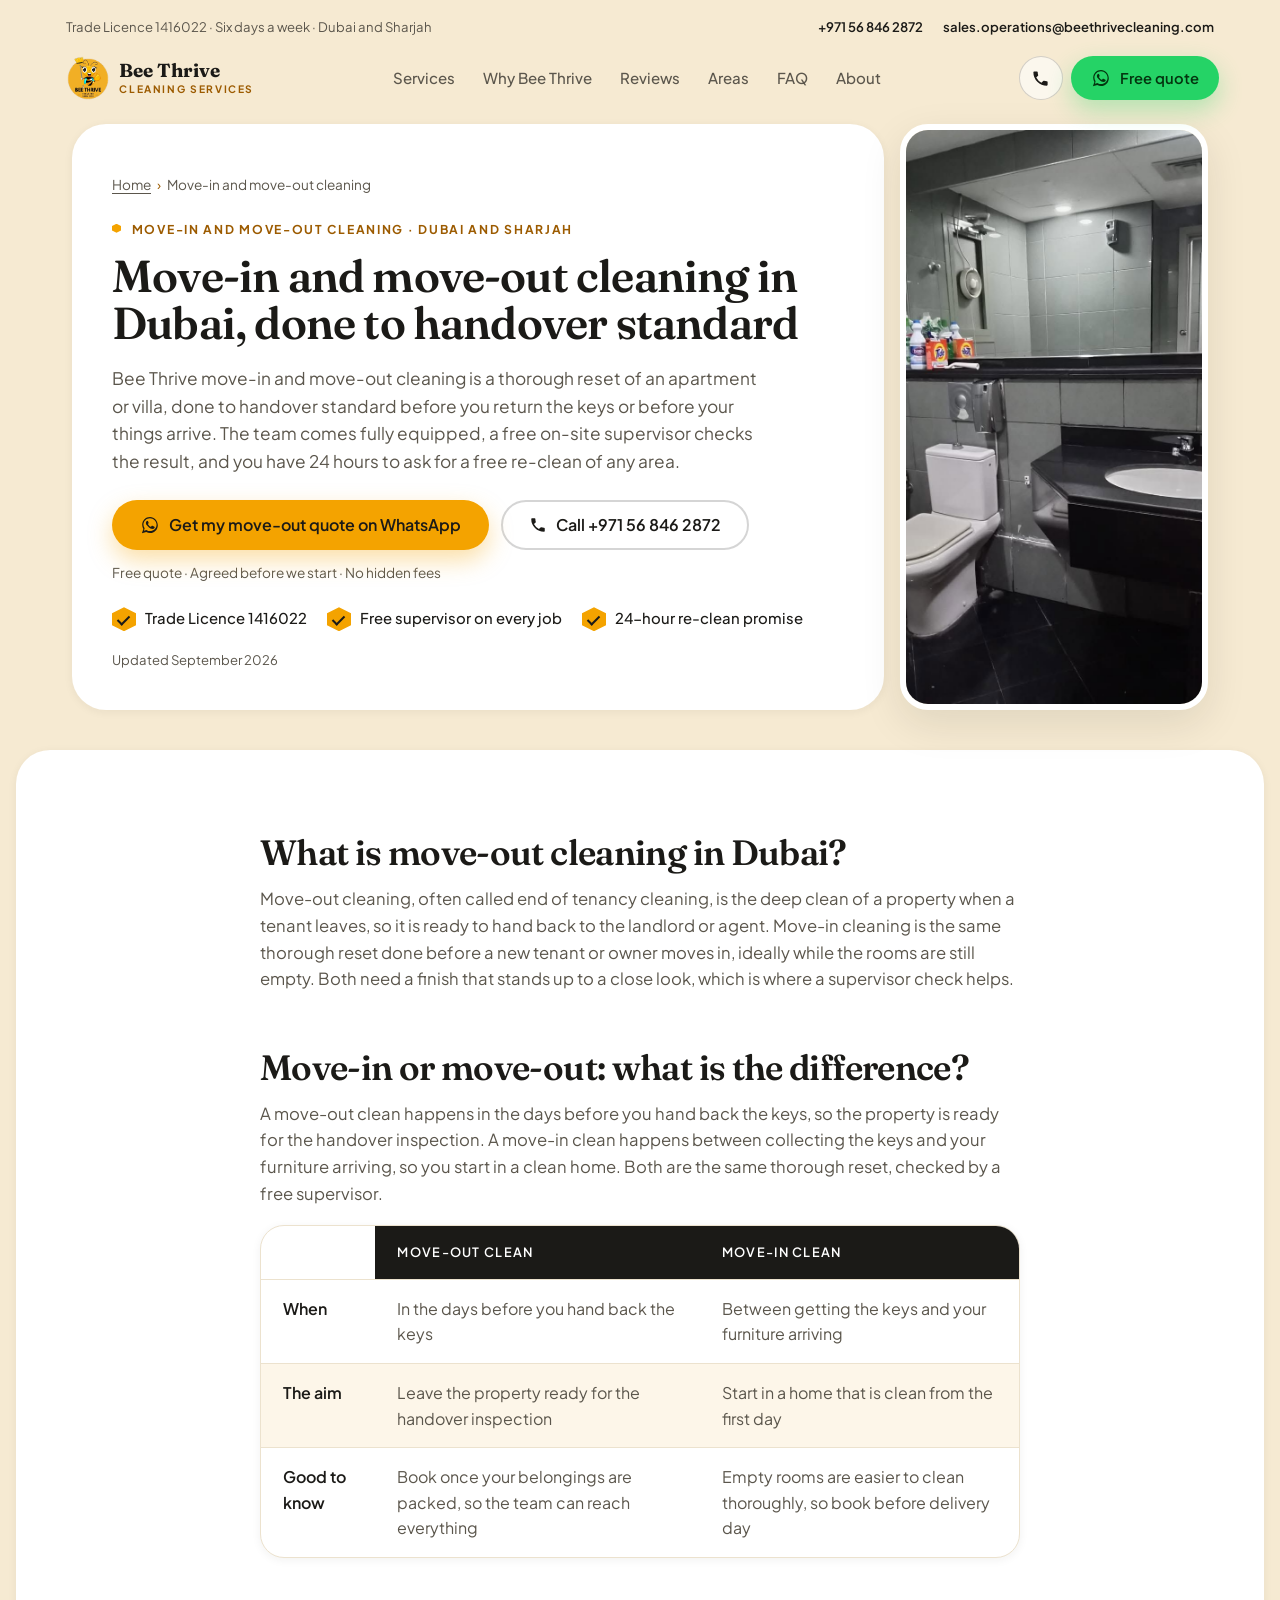
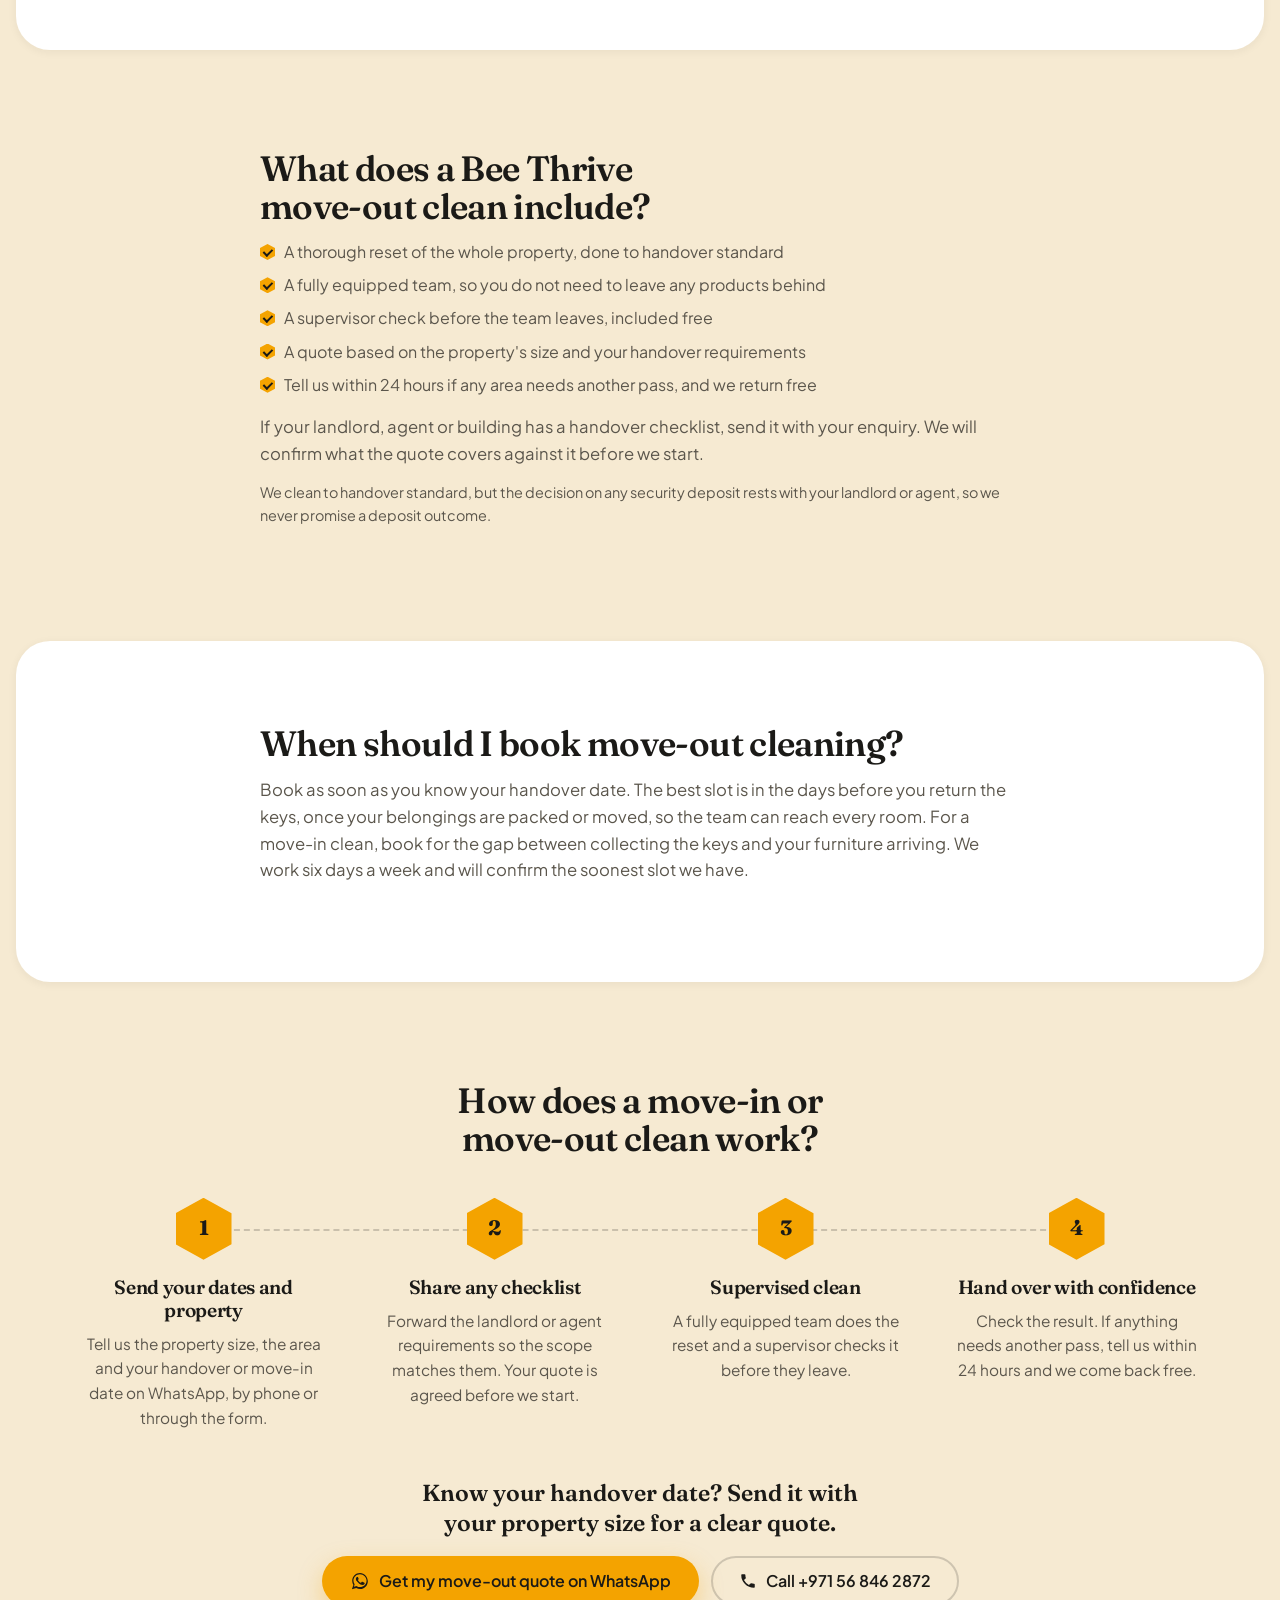
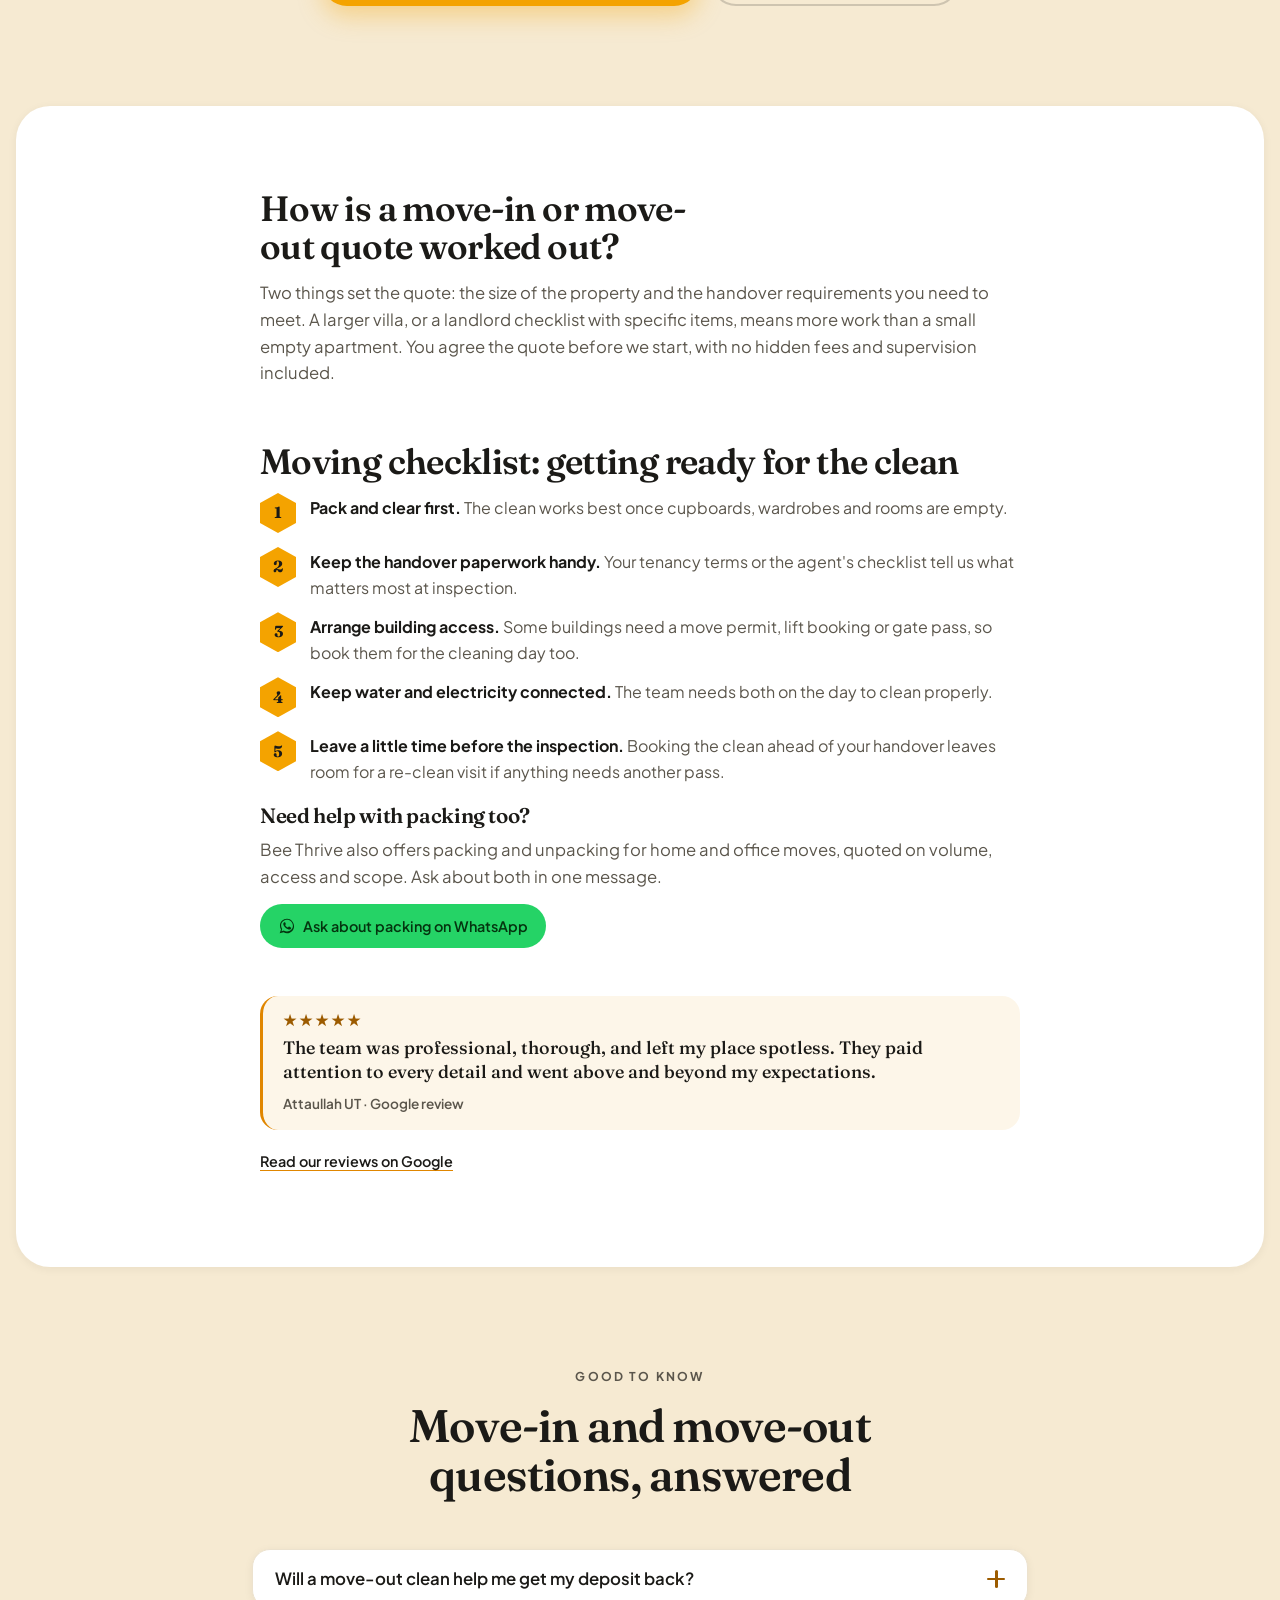
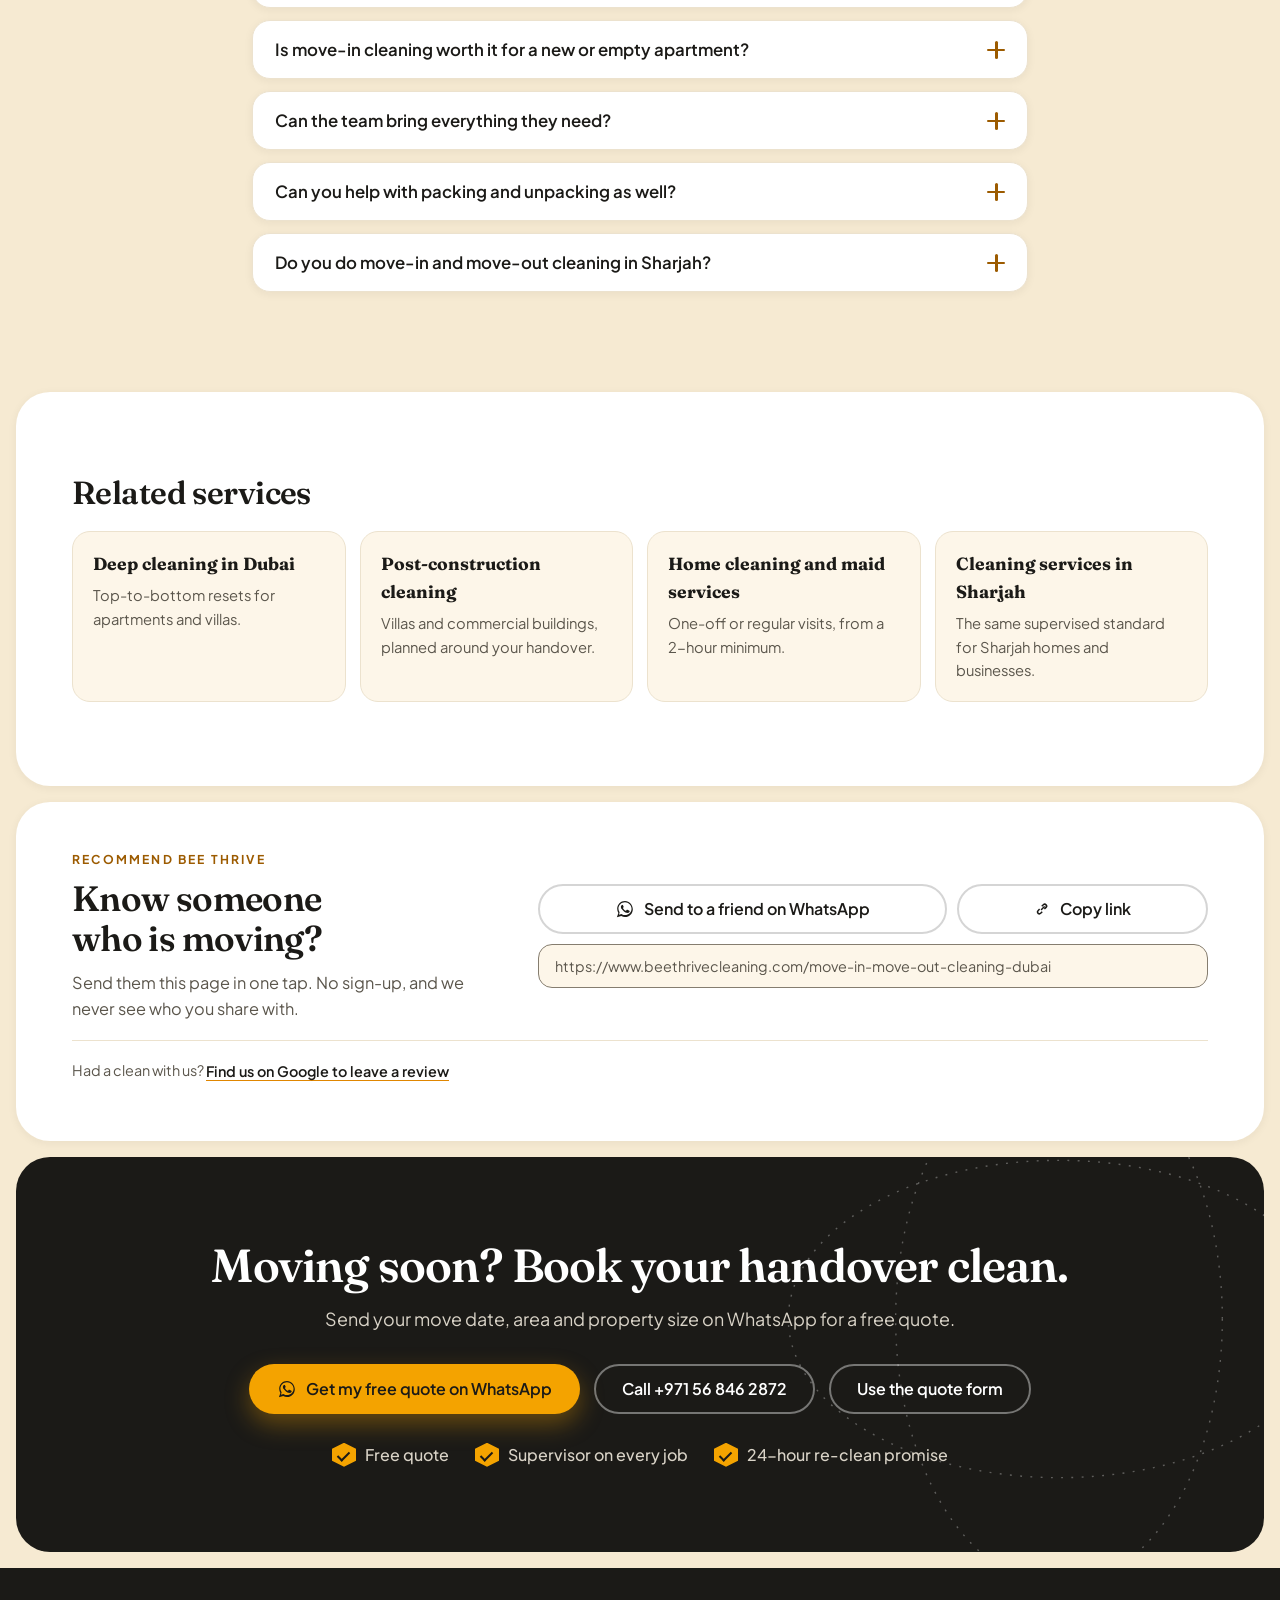
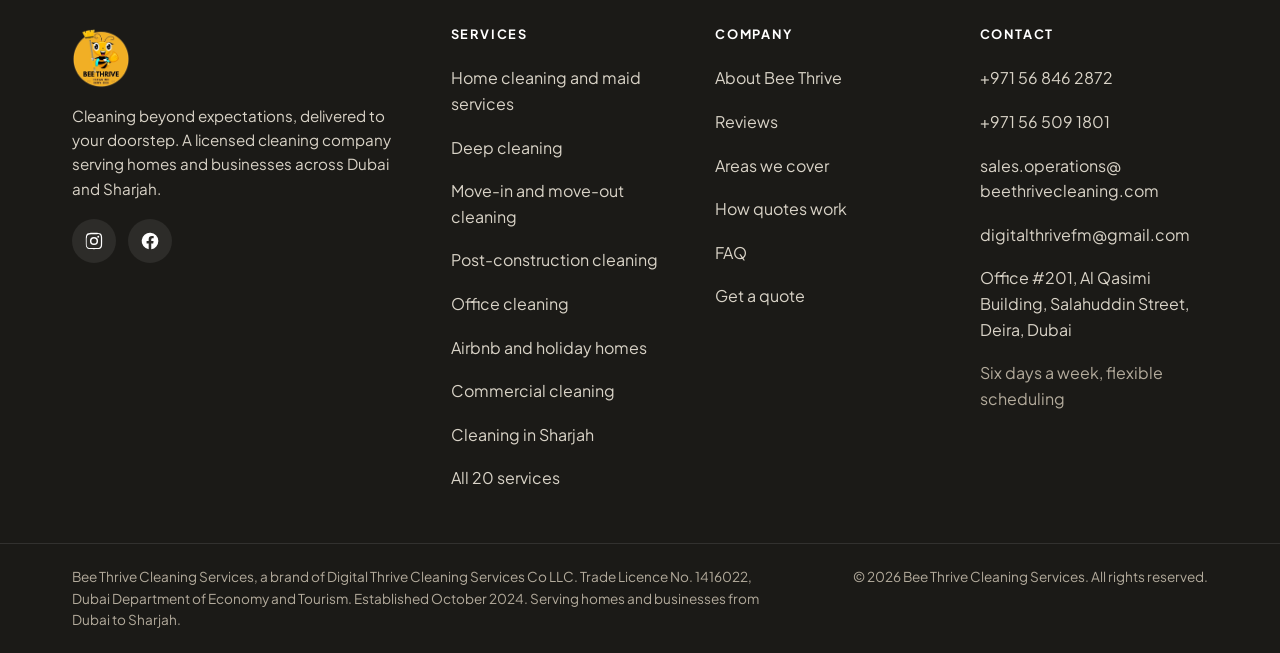
<file: move-in-move-out-cleaning-dubai.html>
<!DOCTYPE html>
<html lang="en">
<head>
  <meta charset="UTF-8" />
  <meta name="viewport" content="width=device-width, initial-scale=1.0, viewport-fit=cover" />
  <title>Move-In &amp; Move-Out Cleaning Dubai &amp; Sharjah | Bee Thrive</title>
  <meta name="description" content="Move-in and move-out cleaning for apartments and villas in Dubai and Sharjah, done to handover standard and checked by a free supervisor. Free quote." />
  <link rel="canonical" href="https://www.beethrivecleaning.com/move-in-move-out-cleaning-dubai" />
  <meta name="robots" content="index, follow, max-snippet:-1, max-image-preview:large, max-video-preview:-1" />
  <meta name="theme-color" content="#F4A300" />

  <meta property="og:type" content="website" />
  <meta property="og:site_name" content="Bee Thrive Cleaning Services" />
  <meta property="og:locale" content="en_AE" />
  <meta property="og:url" content="https://www.beethrivecleaning.com/move-in-move-out-cleaning-dubai" />
  <meta property="og:title" content="Move-in and move-out cleaning in Dubai, to handover standard" />
  <meta property="og:description" content="A free supervisor checks every move-out clean. Dubai and Sharjah. Free quote on WhatsApp." />
  <meta property="og:image" content="https://www.beethrivecleaning.com/assets/og/og-move-in-move-out-v2.jpg" />
  <meta property="og:image:type" content="image/jpeg" />
  <meta property="og:image:width" content="1200" />
  <meta property="og:image:height" content="630" />
  <meta property="og:image:alt" content="Bee Thrive Cleaning Services share card: &quot;Move-in and move-out cleaning to handover standard&quot;, with photos of real Bee Thrive work" />
  <meta name="twitter:card" content="summary_large_image" />
  <meta name="twitter:title" content="Move-in and move-out cleaning in Dubai, to handover standard" />
  <meta name="twitter:description" content="A free supervisor checks every move-out clean. Dubai and Sharjah. Free quote on WhatsApp." />
  <meta name="twitter:image" content="https://www.beethrivecleaning.com/assets/og/og-move-in-move-out-v2.jpg" />
  <meta name="twitter:image:alt" content="Bee Thrive Cleaning Services share card: &quot;Move-in and move-out cleaning to handover standard&quot;, with photos of real Bee Thrive work" />

  <link rel="icon" href="/assets/favicon.ico" sizes="any" />
  <link rel="icon" type="image/png" href="/assets/favicon-32.png" sizes="32x32" />
  <link rel="apple-touch-icon" href="/assets/apple-touch.png" />
  <link rel="manifest" href="/site.webmanifest" />
  <link rel="preload" as="image" href="/assets/work-restroom.jpg" fetchpriority="high" media="(min-width: 941px)" />

  <!-- Fonts: loaded without blocking render, with a no-JS fallback -->
  <link rel="preconnect" href="https://fonts.googleapis.com" />
  <link rel="preconnect" href="https://fonts.gstatic.com" crossorigin />
  <link rel="preload" as="style" href="https://fonts.googleapis.com/css2?family=Fraunces:ital,opsz,wght@0,9..144,400;0,9..144,500;0,9..144,600;0,9..144,700;1,9..144,500&family=Plus+Jakarta+Sans:wght@400;500;600;700&display=swap" />
  <link rel="stylesheet" href="https://fonts.googleapis.com/css2?family=Fraunces:ital,opsz,wght@0,9..144,400;0,9..144,500;0,9..144,600;0,9..144,700;1,9..144,500&family=Plus+Jakarta+Sans:wght@400;500;600;700&display=swap" media="print" onload="this.media='all'" />
  <noscript>
    <link rel="stylesheet" href="https://fonts.googleapis.com/css2?family=Fraunces:ital,opsz,wght@0,9..144,400;0,9..144,500;0,9..144,600;0,9..144,700;1,9..144,500&family=Plus+Jakarta+Sans:wght@400;500;600;700&display=swap" />
  </noscript>

  <link rel="stylesheet" href="/styles.css" />
  <link rel="stylesheet" href="/pages.css" />

  <script type="application/ld+json">
{
  "@context": "https://schema.org",
  "@graph": [
    {
      "@type": "WebPage",
      "@id": "https://www.beethrivecleaning.com/move-in-move-out-cleaning-dubai#webpage",
      "url": "https://www.beethrivecleaning.com/move-in-move-out-cleaning-dubai",
      "name": "Move-In & Move-Out Cleaning Dubai & Sharjah | Bee Thrive",
      "description": "Move-in and move-out cleaning for apartments and villas in Dubai and Sharjah, done to handover standard and checked by a free supervisor. Free quote.",
      "isPartOf": {
        "@id": "https://www.beethrivecleaning.com/#website"
      },
      "about": {
        "@id": "https://www.beethrivecleaning.com/move-in-move-out-cleaning-dubai#service"
      },
      "primaryImageOfPage": {
        "@id": "https://www.beethrivecleaning.com/move-in-move-out-cleaning-dubai#primaryimage"
      },
      "breadcrumb": {
        "@id": "https://www.beethrivecleaning.com/move-in-move-out-cleaning-dubai#breadcrumb"
      },
      "inLanguage": "en-AE",
      "dateModified": "2026-09-29"
    },
    {
      "@type": "WebSite",
      "@id": "https://www.beethrivecleaning.com/#website",
      "url": "https://www.beethrivecleaning.com/",
      "name": "Bee Thrive Cleaning Services",
      "alternateName": "Bee Thrive",
      "inLanguage": "en-AE",
      "publisher": {
        "@id": "https://www.beethrivecleaning.com/#business"
      }
    },
    {
      "@type": "ImageObject",
      "@id": "https://www.beethrivecleaning.com/move-in-move-out-cleaning-dubai#primaryimage",
      "url": "https://www.beethrivecleaning.com/assets/work-restroom.jpg",
      "contentUrl": "https://www.beethrivecleaning.com/assets/work-restroom.jpg",
      "width": 958,
      "height": 1280,
      "caption": "A freshly cleaned washroom with Bee Thrive cleaning supplies on the counter"
    },
    {
      "@type": "Service",
      "@id": "https://www.beethrivecleaning.com/move-in-move-out-cleaning-dubai#service",
      "name": "Move-in and move-out cleaning",
      "serviceType": "End of tenancy and move-in cleaning to handover standard",
      "description": "Bee Thrive move-in and move-out cleaning is a thorough reset of an apartment or villa, done to handover standard before you return the keys or before your things arrive. The team comes fully equipped, a free on-site supervisor checks the result, and you have 24 hours to ask for a free re-clean of any area.",
      "provider": {
        "@id": "https://www.beethrivecleaning.com/#business"
      },
      "areaServed": [
        {
          "@type": "City",
          "name": "Dubai",
          "sameAs": "https://www.wikidata.org/wiki/Q612"
        },
        {
          "@type": "City",
          "name": "Sharjah",
          "sameAs": "https://www.wikidata.org/wiki/Q289693"
        }
      ],
      "url": "https://www.beethrivecleaning.com/move-in-move-out-cleaning-dubai",
      "image": {
        "@id": "https://www.beethrivecleaning.com/move-in-move-out-cleaning-dubai#primaryimage"
      }
    },
    {
      "@type": "HousekeepingService",
      "@id": "https://www.beethrivecleaning.com/#business",
      "name": "Bee Thrive Cleaning Services",
      "alternateName": "Bee Thrive",
      "url": "https://www.beethrivecleaning.com/",
      "telephone": "+971 56 846 2872",
      "email": "sales.operations@beethrivecleaning.com",
      "image": "https://www.beethrivecleaning.com/assets/og/og-home-v1.jpg",
      "logo": "https://www.beethrivecleaning.com/assets/icon-512.png",
      "address": {
        "@type": "PostalAddress",
        "streetAddress": "Office #201, Al Qasimi Building, Salahuddin Street, Deira",
        "addressLocality": "Dubai",
        "addressRegion": "Dubai",
        "addressCountry": "AE"
      },
      "sameAs": [
        "https://www.instagram.com/beethrivecleaning",
        "https://www.facebook.com/profile.php?id=61576092291203",
        "https://www.google.com/maps?cid=14709114580816797633"
      ]
    },
    {
      "@type": "BreadcrumbList",
      "@id": "https://www.beethrivecleaning.com/move-in-move-out-cleaning-dubai#breadcrumb",
      "itemListElement": [
        {
          "@type": "ListItem",
          "position": 1,
          "name": "Home",
          "item": "https://www.beethrivecleaning.com/"
        },
        {
          "@type": "ListItem",
          "position": 2,
          "name": "Move-in and move-out cleaning",
          "item": "https://www.beethrivecleaning.com/move-in-move-out-cleaning-dubai"
        }
      ]
    },
    {
      "@type": "FAQPage",
      "@id": "https://www.beethrivecleaning.com/move-in-move-out-cleaning-dubai#faq",
      "mainEntity": [
        {
          "@type": "Question",
          "name": "Will a move-out clean help me get my deposit back?",
          "acceptedAnswer": {
            "@type": "Answer",
            "text": "A Bee Thrive move-out clean is done to handover standard and checked by a supervisor, which puts the property in good shape for the inspection. The deposit decision always rests with your landlord or agent, so we do not promise an outcome. If anything is flagged within 24 hours of the clean, we return to re-clean it free."
          }
        },
        {
          "@type": "Question",
          "name": "Is move-in cleaning worth it for a new or empty apartment?",
          "acceptedAnswer": {
            "@type": "Answer",
            "text": "Empty homes still collect dust, marks and leftovers from the previous occupant or from recent works. A move-in clean before your furniture arrives lets the team reach every surface easily, so you start in a home that is clean from the first day, with the same free supervisor check."
          }
        },
        {
          "@type": "Question",
          "name": "Can the team bring everything they need?",
          "acceptedAnswer": {
            "@type": "Answer",
            "text": "Yes. The team arrives fully equipped with professional-grade equipment and materials, so you can pack your own products away before the clean. If you would like the team to use products you are leaving behind, say so when you book and we will adjust the quote to match."
          }
        },
        {
          "@type": "Question",
          "name": "Can you help with packing and unpacking as well?",
          "acceptedAnswer": {
            "@type": "Answer",
            "text": "Yes. Bee Thrive offers packing and unpacking for home and office moves as a separate service, quoted on volume, access and scope. You can ask for it together with your move-out or move-in clean in the same WhatsApp message, and both are agreed before we start."
          }
        },
        {
          "@type": "Question",
          "name": "Do you do move-in and move-out cleaning in Sharjah?",
          "acceptedAnswer": {
            "@type": "Answer",
            "text": "Yes. Bee Thrive handles move-in and move-out cleaning for homes in Sharjah as well as Dubai, with the same supervisor check and 24-hour re-clean promise. Send your area, property size and handover date on WhatsApp and we will confirm."
          }
        }
      ]
    }
  ]
}
  </script>
</head>
<body data-page="move-in and move-out page">
  <a class="skip-link" href="#main">Skip to content</a>

  <!-- Icon sprite: each icon is drawn once and reused with <use href="#i-..."> -->
  <svg class="svg-sprite" aria-hidden="true" focusable="false" xmlns="http://www.w3.org/2000/svg">
    <symbol id="i-wa" viewBox="0 0 32 32"><path d="M16 3C9 3 3.5 8.5 3.5 15.5c0 2.4.7 4.7 1.9 6.7L3 29l7-1.8c1.9 1 4 1.6 6 1.6 7 0 12.5-5.5 12.5-12.5S23 3 16 3zm0 22.7c-1.8 0-3.6-.5-5.1-1.4l-.4-.2-4.2 1.1 1.1-4.1-.3-.4a10 10 0 01-1.6-5.5c0-5.6 4.6-10.2 10.5-10.2S26.5 9.9 26.5 15.5 21.9 25.7 16 25.7zm5.8-7.6c-.3-.2-1.9-.9-2.2-1-.3-.1-.5-.2-.7.2-.2.3-.8 1-1 1.2-.2.2-.4.2-.7.1-.3-.2-1.4-.5-2.6-1.6-1-.9-1.6-1.9-1.8-2.3-.2-.3 0-.5.1-.7l.5-.6c.2-.2.2-.3.4-.6.1-.2 0-.4 0-.6l-1-2.3c-.3-.6-.5-.5-.7-.5h-.6c-.2 0-.6.1-.9.4-.3.3-1.2 1.1-1.2 2.8s1.2 3.3 1.4 3.5c.2.2 2.5 3.8 6 5.3.8.4 1.5.6 2 .7.8.3 1.6.2 2.2.1.7-.1 1.9-.8 2.2-1.5.3-.7.3-1.4.2-1.5-.1-.2-.3-.3-.6-.4z"/></symbol>
    <symbol id="i-phone" viewBox="0 0 24 24"><path d="M6.6 10.8a15.6 15.6 0 006.6 6.6l2.2-2.2a1 1 0 011-.24 11.4 11.4 0 003.6.57 1 1 0 011 1V20a1 1 0 01-1 1A17 17 0 013 4a1 1 0 011-1h3.5a1 1 0 011 1c0 1.25.2 2.46.57 3.6a1 1 0 01-.25 1z"/></symbol>
    <symbol id="i-home" viewBox="0 0 24 24"><path d="M12 3l9 8h-3v9h-4v-6h-4v6H6v-9H3l9-8z"/></symbol>
    <symbol id="i-business" viewBox="0 0 24 24"><path d="M3 21V8l9-5 9 5v13h-6v-6H9v6H3z"/></symbol>
    <symbol id="i-holiday" viewBox="0 0 24 24"><path d="M3 11h18v2H3zm2 3h14v6h-2v-2H7v2H5v-6zm3-9h8a3 3 0 013 3v2H5V8a3 3 0 013-3z"/></symbol>
    <symbol id="i-person" viewBox="0 0 24 24"><path d="M12 2a4 4 0 014 4 4 4 0 01-8 0 4 4 0 014-4zm0 10c4 0 8 2 8 5v3H4v-3c0-3 4-5 8-5z"/></symbol>
    <symbol id="i-box" viewBox="0 0 24 24"><path d="M12 2l9 4.5v11L12 22l-9-4.5v-11L12 2zm0 2.2L6.2 7.1 12 10l5.8-2.9L12 4.2zM5 8.7v7.6l6 3v-7.6l-6-3zm14 0l-6 3v7.6l6-3V8.7z"/></symbol>
    <symbol id="i-build" viewBox="0 0 24 24"><path d="M11 4h2a1 1 0 011 1v3.1A7 7 0 0119 15v1h2v3H3v-3h2v-1a7 7 0 015-6.9V5a1 1 0 011-1zm-1 6.3A5 5 0 007 15v1h10v-1a5 5 0 00-3-4.7V13h-4v-2.7z"/></symbol>
    <symbol id="i-spark" viewBox="0 0 24 24"><path d="M12 2l2.3 6.4L21 11l-6.7 2.6L12 20l-2.3-6.4L3 11l6.7-2.6L12 2zm7 13l.9 2.1L22 18l-2.1.9L19 21l-.9-2.1L16 18l2.1-.9L19 15z"/></symbol>
    <symbol id="i-moon" viewBox="0 0 24 24"><path d="M13.4 2.1A10 10 0 1021.9 14 8 8 0 0113.4 2.1z"/></symbol>
    <symbol id="i-flag" viewBox="0 0 24 24"><path d="M5 3h14a1 1 0 011 1v16l-8-4.5L4 20V4a1 1 0 011-1z"/></symbol>
    <symbol id="i-arrow" viewBox="0 0 24 24"><path d="M5 12h13M13 6l6 6-6 6" fill="none" stroke="currentColor" stroke-width="2.2" stroke-linecap="round" stroke-linejoin="round"/></symbol>
    <symbol id="i-seal" viewBox="0 0 24 24"><path d="M12 2l2.4 1.8 3-.3 1 2.8 2.6 1.5-.7 2.9.7 2.9-2.6 1.5-1 2.8-3-.3L12 22l-2.4-1.8-3 .3-1-2.8L3 16.5l.7-2.9L3 10.7l2.6-1.5 1-2.8 3 .3L12 2z" fill="#F4A300"/><path d="M10.4 14.6l-2.1-2.1-1.3 1.3 3.4 3.4 6-6-1.3-1.3z" fill="#1B1A17"/></symbol>
    <symbol id="i-seal-ink" viewBox="0 0 24 24"><path d="M12 2l2.4 1.8 3-.3 1 2.8 2.6 1.5-.7 2.9.7 2.9-2.6 1.5-1 2.8-3-.3L12 22l-2.4-1.8-3 .3-1-2.8L3 16.5l.7-2.9L3 10.7l2.6-1.5 1-2.8 3 .3L12 2z" fill="#1B1A17"/><path d="M10.4 14.6l-2.1-2.1-1.3 1.3 3.4 3.4 6-6-1.3-1.3z" fill="#F4A300"/></symbol>
    <symbol id="i-share" viewBox="0 0 24 24"><path d="M18 2a3 3 0 00-2.96 3.5L8.5 9.1a3 3 0 100 5.8l6.54 3.6A3 3 0 1018 16a3 3 0 00-1.98.75l-6.1-3.37a3 3 0 000-.76l6.1-3.37A3 3 0 1018 2z"/></symbol>
    <symbol id="i-link" viewBox="0 0 24 24"><path d="M10.6 13.4a1 1 0 010-1.4l3.4-3.4a1 1 0 111.4 1.4L12 13.4a1 1 0 01-1.4 0zM8.5 19.5a3.5 3.5 0 01-2.5-6l2.1-2.1 1.4 1.4-2.1 2.1a1.5 1.5 0 002.1 2.1l2.1-2.1 1.4 1.4-2.1 2.1a3.5 3.5 0 01-2.4 1.1zm7.4-6.9l-1.4-1.4 2.1-2.1a1.5 1.5 0 00-2.1-2.1l-2.1 2.1-1.4-1.4 2.1-2.1a3.5 3.5 0 015 5z"/></symbol>
  </svg>

  <!-- ============ HEADER ============ -->
  <header class="site-header" id="top" data-wa-from="header">
    <div class="topbar">
      <div class="topbar-inner">
        <p>Trade Licence 1416022 · Six days a week · Dubai and Sharjah</p>
        <p class="topbar-links">
          <a data-call-primary href="/#contact">+971 56 846 2872</a>
          <a data-email href="/#contact">sales.operations@<wbr>beethrivecleaning.com</a>
        </p>
      </div>
    </div>
    <div class="container header-inner">
      <a class="brand" href="/" aria-label="Bee Thrive Cleaning Services home">
        <img src="/assets/logo-mark-128.png" alt="Bee Thrive Cleaning Services logo" width="56" height="58" decoding="async" />
        <span class="brand-text"><span class="brand-name">Bee Thrive</span><span class="brand-sub">Cleaning Services</span></span>
      </a>
      <nav class="main-nav" id="main-nav" aria-label="Primary">
        <a href="/#services">Services</a>
        <a href="/#why">Why Bee Thrive</a>
        <a href="/#reviews">Reviews</a>
        <a href="/#areas">Areas</a>
        <a href="/#faq">FAQ</a>
        <a href="/about">About</a>
        <div class="nav-cta">
          <a class="btn btn-whatsapp btn-block" data-wa-link data-wa-service="Move-in and move-out cleaning" href="/#contact">
            <svg class="wa-ico" aria-hidden="true" focusable="false"><use href="#i-wa"/></svg>
            <span><span class="label-long">Get my free</span><span class="label-short">Free</span> quote on WhatsApp</span>
          </a>
          <a class="btn btn-ghost btn-block" data-call-primary href="/#contact">Call +971 56 846 2872</a>
        </div>
      </nav>
      <div class="header-actions">
        <a class="icon-btn" data-call-primary href="/#contact" aria-label="Call Bee Thrive on +971 56 846 2872">
          <svg class="ph-ico" aria-hidden="true" focusable="false"><use href="#i-phone"/></svg>
        </a>
        <a class="btn btn-whatsapp" data-wa-link data-wa-service="Move-in and move-out cleaning" href="/#contact">
          <svg class="wa-ico" aria-hidden="true" focusable="false"><use href="#i-wa"/></svg> Free quote
        </a>
        <button class="nav-toggle" id="nav-toggle" aria-expanded="false" aria-controls="main-nav" aria-label="Open menu"><span></span><span></span><span></span></button>
      </div>
    </div>
  </header>

  <main id="main">
    <section class="page-hero" data-wa-from="hero" aria-labelledby="page-title">
      <div class="container page-hero-inner">
        <div class="page-hero-copy">
          <nav class="breadcrumbs" aria-label="Breadcrumb">
            <ol><li><a href="/">Home</a></li><li><span aria-current="page">Move-in and move-out cleaning</span></li></ol>
          </nav>
          <p class="eyebrow"><span class="hex-dot" aria-hidden="true"></span> Move-in and move-out cleaning · Dubai and Sharjah</p>
          <h1 id="page-title">Move-in and move-out cleaning in Dubai, done to handover standard</h1>
          <p class="page-lead">Bee Thrive move-in and move-out cleaning is a thorough reset of an apartment or villa, done to handover standard before you return the keys or before your things arrive. The team comes fully equipped, a free on-site supervisor checks the result, and you have 24 hours to ask for a free re-clean of any area.</p>
          <div class="hero-cta" data-bar-trigger>
            <a class="btn btn-primary" data-wa-link data-wa-service="Move-in and move-out cleaning" href="/#contact">
              <svg class="wa-ico" aria-hidden="true" focusable="false"><use href="#i-wa"/></svg> <span><span class="label-long">Get my move-out quote</span><span class="label-short">Move-out quote</span> on WhatsApp</span></a>
            <a class="btn btn-ghost" data-call-primary href="/#contact">
              <svg class="ph-ico" aria-hidden="true" focusable="false"><use href="#i-phone"/></svg> Call +971 56 846 2872</a>
          </div>
          <p class="cta-micro">Free quote · Agreed before we start · No hidden fees</p>
          <ul class="hero-trust">
            <li><span class="hex-check" aria-hidden="true"></span> Trade Licence 1416022</li>
            <li><span class="hex-check" aria-hidden="true"></span> Free supervisor on every job</li>
            <li><span class="hex-check" aria-hidden="true"></span> 24-hour re-clean promise</li>
          </ul>
          <p class="page-updated">Updated <time datetime="2026-09-29">September 2026</time></p>
        </div>
        <figure class="page-hero-photo">
          <img src="/assets/work-restroom.jpg" alt="A freshly cleaned washroom with Bee Thrive cleaning supplies on the counter" width="958" height="1280" fetchpriority="high" decoding="async" />
        </figure>
      </div>
    </section>

    <section class="section panel" aria-labelledby="what-is-title">
      <div class="container">
        <div class="prose" id="what-is" data-wa-from="what is move-out cleaning">
          <h2 id="what-is-title">What is move-out cleaning in Dubai?</h2>
          <p>Move-out cleaning, often called end of tenancy cleaning, is the deep clean of a property when a tenant leaves, so it is ready to hand back to the landlord or agent. Move-in cleaning is the same thorough reset done before a new tenant or owner moves in, ideally while the rooms are still empty. Both need a finish that stands up to a close look, which is where a supervisor check helps.</p>
        </div>
        <div class="prose" id="compare" data-wa-from="move-in vs move-out">
          <h2 id="compare-title">Move-in or move-out: what is the difference?</h2>
          <p>A move-out clean happens in the days before you hand back the keys, so the property is ready for the handover inspection. A move-in clean happens between collecting the keys and your furniture arriving, so you start in a clean home. Both are the same thorough reset, checked by a free supervisor.</p>
          <div class="price-table-wrap page-table">
            <table class="price-table">
              <caption class="visually-hidden">Move-in and move-out cleaning compared</caption>
              <thead>
                <tr><td></td><th scope="col">Move-out clean</th><th scope="col">Move-in clean</th></tr>
              </thead>
              <tbody>
                <tr><th scope="row">When</th><td data-label="Move-out clean">In the days before you hand back the keys</td><td data-label="Move-in clean">Between getting the keys and your furniture arriving</td></tr>
                <tr><th scope="row">The aim</th><td data-label="Move-out clean">Leave the property ready for the handover inspection</td><td data-label="Move-in clean">Start in a home that is clean from the first day</td></tr>
                <tr><th scope="row">Good to know</th><td data-label="Move-out clean">Book once your belongings are packed, so the team can reach everything</td><td data-label="Move-in clean">Empty rooms are easier to clean thoroughly, so book before delivery day</td></tr>
              </tbody>
            </table>
          </div>
        </div>
      </div>
    </section>

    <section class="section on-canvas" aria-labelledby="included-title">
      <div class="container">
        <div class="prose" id="included" data-wa-from="what is included">
          <h2 id="included-title">What does a Bee Thrive move-out clean include?</h2>
          <ul class="tick-list tick-list-lg">
            <li>A thorough reset of the whole property, done to handover standard</li>
            <li>A fully equipped team, so you do not need to leave any products behind</li>
            <li>A supervisor check before the team leaves, included free</li>
            <li>A quote based on the property's size and your handover requirements</li>
            <li>Tell us within 24 hours if any area needs another pass, and we return free</li>
          </ul>
          <p>If your landlord, agent or building has a handover checklist, send it with your enquiry. We will confirm what the quote covers against it before we start.</p>
          <p class="page-note">We clean to handover standard, but the decision on any security deposit rests with your landlord or agent, so we never promise a deposit outcome.</p>
        </div>
      </div>
    </section>

    <section class="section panel" aria-labelledby="when-title">
      <div class="container">
        <div class="prose" id="when" data-wa-from="when to book">
          <h2 id="when-title">When should I book move-out cleaning?</h2>
          <p>Book as soon as you know your handover date. The best slot is in the days before you return the keys, once your belongings are packed or moved, so the team can reach every room. For a move-in clean, book for the gap between collecting the keys and your furniture arriving. We work six days a week and will confirm the soonest slot we have.</p>
        </div>
      </div>
    </section>

    <section class="section on-canvas" aria-labelledby="how-title">
      <div class="container">
        <div class="page-wide" id="how" data-wa-from="how it works">
          <header class="section-head"><h2 id="how-title">How does a move-in or move-out clean work?</h2></header>
          <ol class="steps">
            <li class="step"><span class="hex-num" aria-hidden="true">1</span><h3>Send your dates and property</h3><p>Tell us the property size, the area and your handover or move-in date on WhatsApp, by phone or through the form.</p></li>
            <li class="step"><span class="hex-num" aria-hidden="true">2</span><h3>Share any checklist</h3><p>Forward the landlord or agent requirements so the scope matches them. Your quote is agreed before we start.</p></li>
            <li class="step"><span class="hex-num" aria-hidden="true">3</span><h3>Supervised clean</h3><p>A fully equipped team does the reset and a supervisor checks it before they leave.</p></li>
            <li class="step"><span class="hex-num" aria-hidden="true">4</span><h3>Hand over with confidence</h3><p>Check the result. If anything needs another pass, tell us within 24 hours and we come back free.</p></li>
          </ol>
          <div class="cta-pair" data-wa-from="mid-page call to action"><p class="cta-line">Know your handover date? Send it with your property size for a clear quote.</p><div class="cta-buttons">
            <a class="btn btn-primary" data-wa-link data-wa-service="Move-in and move-out cleaning" href="/#contact"><svg class="wa-ico" aria-hidden="true" focusable="false"><use href="#i-wa"/></svg> <span><span class="label-long">Get my move-out quote</span><span class="label-short">Move-out quote</span> on WhatsApp</span></a>
            <a class="btn btn-ghost" data-call-primary href="/#contact"><svg class="ph-ico" aria-hidden="true" focusable="false"><use href="#i-phone"/></svg> Call +971 56 846 2872</a>
          </div></div>
        </div>
      </div>
    </section>

    <section class="section panel" aria-labelledby="quote-title">
      <div class="container">
        <div class="prose" id="quote" data-wa-from="how quotes work">
          <h2 id="quote-title">How is a move-in or move-out quote worked out?</h2>
          <p>Two things set the quote: the size of the property and the handover requirements you need to meet. A larger villa, or a landlord checklist with specific items, means more work than a small empty apartment. You agree the quote before we start, with no hidden fees and supervision included.</p>
        </div>
        <div class="prose" id="checklist" data-wa-from="moving checklist">
          <h2 id="checklist-title">Moving checklist: getting ready for the clean</h2>
          <ol class="prep-list">
            <li><strong>Pack and clear first.</strong> The clean works best once cupboards, wardrobes and rooms are empty.</li>
            <li><strong>Keep the handover paperwork handy.</strong> Your tenancy terms or the agent's checklist tell us what matters most at inspection.</li>
            <li><strong>Arrange building access.</strong> Some buildings need a move permit, lift booking or gate pass, so book them for the cleaning day too.</li>
            <li><strong>Keep water and electricity connected.</strong> The team needs both on the day to clean properly.</li>
            <li><strong>Leave a little time before the inspection.</strong> Booking the clean ahead of your handover leaves room for a re-clean visit if anything needs another pass.</li>
          </ol>
          <div class="page-sub" id="packing" data-wa-from="packing and unpacking">
            <h3>Need help with packing too?</h3>
            <p>Bee Thrive also offers packing and unpacking for home and office moves, quoted on volume, access and scope. Ask about both in one message.</p>
            <p class="page-btn"><a class="btn btn-sm btn-wa-soft" data-wa-link data-wa-service="Packing and unpacking" href="/#contact"><svg class="wa-ico" aria-hidden="true" focusable="false"><use href="#i-wa"/></svg> Ask about packing on WhatsApp</a></p>
          </div>
        </div>
        <div class="page-review-wrap" data-wa-from="review">
          <figure class="hero-quote page-review">
            <div class="stars" role="img" aria-label="Rated 5 out of 5 stars">&#9733;&#9733;&#9733;&#9733;&#9733;</div>
            <blockquote>The team was professional, thorough, and left my place spotless. They paid attention to every detail and went above and beyond my expectations.</blockquote>
            <figcaption>Attaullah UT · Google review</figcaption>
          </figure>
          <p class="page-note"><a data-maps href="https://www.google.com/maps?cid=14709114580816797633">Read our reviews on Google</a></p>
        </div>
      </div>
    </section>

    <section class="section on-canvas" id="faq" data-wa-from="FAQ" aria-labelledby="faq-title">
      <div class="container container-narrow">
        <header class="section-head"><p class="kicker">Good to know</p><h2 id="faq-title">Move-in and move-out questions, answered</h2></header>
        <div class="faq">
        <div class="faq-item">
          <h3 class="faq-h"><button type="button" class="faq-q">Will a move-out clean help me get my deposit back?<span class="faq-icon" aria-hidden="true"></span></button></h3>
          <div class="faq-a"><p>A Bee Thrive move-out clean is done to handover standard and checked by a supervisor, which puts the property in good shape for the inspection. The deposit decision always rests with your landlord or agent, so we do not promise an outcome. If anything is flagged within 24 hours of the clean, we return to re-clean it free.</p></div>
        </div>
        <div class="faq-item">
          <h3 class="faq-h"><button type="button" class="faq-q">Is move-in cleaning worth it for a new or empty apartment?<span class="faq-icon" aria-hidden="true"></span></button></h3>
          <div class="faq-a"><p>Empty homes still collect dust, marks and leftovers from the previous occupant or from recent works. A move-in clean before your furniture arrives lets the team reach every surface easily, so you start in a home that is clean from the first day, with the same free supervisor check.</p></div>
        </div>
        <div class="faq-item">
          <h3 class="faq-h"><button type="button" class="faq-q">Can the team bring everything they need?<span class="faq-icon" aria-hidden="true"></span></button></h3>
          <div class="faq-a"><p>Yes. The team arrives fully equipped with professional-grade equipment and materials, so you can pack your own products away before the clean. If you would like the team to use products you are leaving behind, say so when you book and we will adjust the quote to match.</p></div>
        </div>
        <div class="faq-item">
          <h3 class="faq-h"><button type="button" class="faq-q">Can you help with packing and unpacking as well?<span class="faq-icon" aria-hidden="true"></span></button></h3>
          <div class="faq-a"><p>Yes. Bee Thrive offers packing and unpacking for home and office moves as a separate service, quoted on volume, access and scope. You can ask for it together with your move-out or move-in clean in the same WhatsApp message, and both are agreed before we start.</p></div>
        </div>
        <div class="faq-item">
          <h3 class="faq-h"><button type="button" class="faq-q">Do you do move-in and move-out cleaning in Sharjah?<span class="faq-icon" aria-hidden="true"></span></button></h3>
          <div class="faq-a"><p>Yes. Bee Thrive handles move-in and move-out cleaning for homes in Sharjah as well as Dubai, with the same supervisor check and 24-hour re-clean promise. Send your area, property size and handover date on WhatsApp and we will confirm.</p></div>
        </div>
        </div>
      </div>
    </section>

    <section class="section panel" data-wa-from="related services" aria-labelledby="related-title">
      <div class="container">
        <h2 id="related-title" class="related-title">Related services</h2>
        <ul class="related-grid">
          <li><a class="related-card" href="/deep-cleaning-dubai"><strong>Deep cleaning in Dubai</strong><span>Top-to-bottom resets for apartments and villas.</span></a></li>
          <li><a class="related-card" href="/post-construction-cleaning-dubai"><strong>Post-construction cleaning</strong><span>Villas and commercial buildings, planned around your handover.</span></a></li>
          <li><a class="related-card" href="/home-cleaning-dubai"><strong>Home cleaning and maid services</strong><span>One-off or regular visits, from a 2-hour minimum.</span></a></li>
          <li><a class="related-card" href="/cleaning-services-sharjah"><strong>Cleaning services in Sharjah</strong><span>The same supervised standard for Sharjah homes and businesses.</span></a></li>
        </ul>
      </div>
    </section>

    <section class="share-block" id="recommend" data-share data-share-text="Moving soon? Bee Thrive does move-in and move-out cleaning in Dubai to handover standard, with a free supervisor checking the work." data-wa-from="recommend" aria-labelledby="share-title">
      <div class="container share-inner">
        <div class="share-copy">
          <p class="kicker">Recommend Bee Thrive</p>
          <h2 id="share-title">Know someone who is moving?</h2>
          <p>Send them this page in one tap. No sign-up, and we never see who you share with.</p>
        </div>
        <div class="share-actions">
          <a class="btn btn-ghost" data-share-wa href="#recommend"><svg class="wa-ico" aria-hidden="true" focusable="false"><use href="#i-wa"/></svg> Send to a friend on WhatsApp</a>
          <button type="button" class="btn btn-ghost" data-share-copy><svg class="ph-ico" aria-hidden="true" focusable="false"><use href="#i-link"/></svg> Copy link</button>
          <button type="button" class="btn btn-ghost" data-share-native hidden><svg class="ph-ico" aria-hidden="true" focusable="false"><use href="#i-share"/></svg> More ways to share</button>
          <label class="visually-hidden" for="share-url">Link to this page</label>
          <input class="share-url" id="share-url" type="text" readonly value="https://www.beethrivecleaning.com/move-in-move-out-cleaning-dubai" />
          <p class="share-status" role="status" aria-live="polite"></p>
        </div>
        <p class="share-review">Had a clean with us? <a data-review-link data-review-label="Leave a Google review" href="https://www.google.com/maps?cid=14709114580816797633">Find us on Google to leave a review</a></p>
      </div>
    </section>

    <section class="panel-ink final-cta" data-wa-from="final call to action" data-bar-hide aria-labelledby="final-title">
      <div class="orbit" aria-hidden="true">
        <div class="o1"><svg viewBox="0 0 600 600" fill="none" xmlns="http://www.w3.org/2000/svg"><ellipse cx="300" cy="300" rx="290" ry="170" stroke="rgba(252,252,252,0.30)" stroke-width="1.5" stroke-dasharray="2 9"/></svg></div>
        <div class="o2"><svg viewBox="0 0 600 600" fill="none" xmlns="http://www.w3.org/2000/svg"><ellipse cx="300" cy="300" rx="175" ry="285" stroke="rgba(252,252,252,0.30)" stroke-width="1.5" stroke-dasharray="2 9"/></svg></div>
      </div>
      <div class="container final-cta-inner">
        <h2 id="final-title">Moving soon? Book your handover clean.</h2>
        <p>Send your move date, area and property size on WhatsApp for a free quote.</p>
        <div class="final-cta-actions">
          <a class="btn btn-primary" data-wa-link data-wa-service="Move-in and move-out cleaning" href="/#contact"><svg class="wa-ico" aria-hidden="true" focusable="false"><use href="#i-wa"/></svg> <span><span class="label-long">Get my free</span><span class="label-short">Free</span> quote on WhatsApp</span></a>
          <a class="btn btn-ghost-light" data-call-primary href="/#contact">Call +971 56 846 2872</a>
          <a class="btn btn-ghost-light" href="/?service=Move-in%20and%20move-out%20cleaning#contact">Use the quote form</a>
        </div>
        <ul class="final-ticks">
          <li><span class="hex-check" aria-hidden="true"></span> Free quote</li>
          <li><span class="hex-check" aria-hidden="true"></span> Supervisor on every job</li>
          <li><span class="hex-check" aria-hidden="true"></span> 24-hour re-clean promise</li>
        </ul>
      </div>
    </section>
  </main>

  <!-- ============ FOOTER ============ -->
  <footer class="site-footer" data-wa-from="footer">
    <div class="container footer-grid">
      <div class="footer-brand">
        <h2 class="visually-hidden">Bee Thrive Cleaning Services</h2>
        <a class="brand brand-footer" href="/" aria-label="Bee Thrive Cleaning Services home">
          <img src="/assets/logo-mark-128.png" srcset="/assets/logo-mark-128.png 1x, /assets/logo-mark@400.png 3x" alt="Bee Thrive Cleaning Services logo" width="64" height="66" loading="lazy" decoding="async" />
        </a>
        <p>Cleaning beyond expectations, delivered to your doorstep. A licensed cleaning company serving homes and businesses across Dubai and Sharjah.</p>
        <div class="footer-social">
          <a data-instagram href="https://www.instagram.com/beethrivecleaning" aria-label="Instagram"><svg viewBox="0 0 24 24" aria-hidden="true"><path d="M12 2.2c3.2 0 3.6 0 4.8.07 1.2.06 1.8.25 2.2.41.6.22 1 .48 1.4.9.42.4.68.8.9 1.4.16.4.35 1 .41 2.2.07 1.2.07 1.6.07 4.8s0 3.6-.07 4.8c-.06 1.2-.25 1.8-.41 2.2-.22.6-.48 1-.9 1.4-.4.42-.8.68-1.4.9-.4.16-1 .35-2.2.41-1.2.07-1.6.07-4.8.07s-3.6 0-4.8-.07c-1.2-.06-1.8-.25-2.2-.41a3.8 3.8 0 01-1.4-.9 3.8 3.8 0 01-.9-1.4c-.16-.4-.35-1-.41-2.2C2.2 15.6 2.2 15.2 2.2 12s0-3.6.07-4.8c.06-1.2.25-1.8.41-2.2.22-.6.48-1 .9-1.4.4-.42.8-.68 1.4-.9.4-.16 1-.35 2.2-.41C8.4 2.2 8.8 2.2 12 2.2zm0 1.8c-3.1 0-3.5 0-4.7.07-.9.04-1.4.2-1.7.32-.43.17-.74.37-1.06.69-.32.32-.52.63-.69 1.06-.12.3-.28.8-.32 1.7C3.2 8.5 3.2 8.9 3.2 12s0 3.5.07 4.7c.04.9.2 1.4.32 1.7.17.43.37.74.69 1.06.32.32.63.52 1.06.69.3.12.8.28 1.7.32 1.2.07 1.6.07 4.7.07s3.5 0 4.7-.07c.9-.04 1.4-.2 1.7-.32.43-.17.74-.37 1.06-.69.32-.32.52-.63.69-1.06.12-.3.28-.8.32-1.7.07-1.2.07-1.6.07-4.7s0-3.5-.07-4.7c-.04-.9-.2-1.4-.32-1.7a2.8 2.8 0 00-.69-1.06 2.8 2.8 0 00-1.06-.69c-.3-.12-.8-.28-1.7-.32C15.5 4 15.1 4 12 4zm0 3.1a4.9 4.9 0 110 9.8 4.9 4.9 0 010-9.8zm0 1.8a3.1 3.1 0 100 6.2 3.1 3.1 0 000-6.2zm5.1-3.2a1.15 1.15 0 110 2.3 1.15 1.15 0 010-2.3z"/></svg></a>
          <a data-facebook href="https://www.facebook.com/profile.php?id=61576092291203" aria-label="Facebook"><svg viewBox="0 0 24 24" aria-hidden="true"><path d="M22 12a10 10 0 10-11.6 9.9v-7H7.9V12h2.5V9.8c0-2.5 1.5-3.9 3.8-3.9 1.1 0 2.2.2 2.2.2v2.5h-1.3c-1.2 0-1.6.8-1.6 1.6V12h2.8l-.45 2.9h-2.35v7A10 10 0 0022 12z"/></svg></a>
        </div>
      </div>
      <div class="footer-col">
        <h3>Services</h3>
        <ul>
          <li><a href="/home-cleaning-dubai">Home cleaning and maid services</a></li>
          <li><a href="/deep-cleaning-dubai">Deep cleaning</a></li>
          <li><a href="/move-in-move-out-cleaning-dubai">Move-in and move-out cleaning</a></li>
          <li><a href="/post-construction-cleaning-dubai">Post-construction cleaning</a></li>
          <li><a href="/office-cleaning-dubai">Office cleaning</a></li>
          <li><a href="/holiday-home-cleaning-dubai">Airbnb and holiday homes</a></li>
          <li><a href="/commercial-cleaning-dubai">Commercial cleaning</a></li>
          <li><a href="/cleaning-services-sharjah">Cleaning in Sharjah</a></li>
          <li><a href="/#services">All 20 services</a></li>
        </ul>
      </div>
      <div class="footer-col">
        <h3>Company</h3>
        <ul>
          <li><a href="/about">About Bee Thrive</a></li>
          <li><a href="/#reviews">Reviews</a></li>
          <li><a href="/#areas">Areas we cover</a></li>
          <li><a href="/#quote">How quotes work</a></li>
          <li><a href="/#faq">FAQ</a></li>
          <li><a href="/#contact">Get a quote</a></li>
        </ul>
      </div>
      <div class="footer-col">
        <h3>Contact</h3>
        <ul>
          <li><a data-call-primary href="/#contact">+971 56 846 2872</a></li>
          <li><a data-call-secondary href="/#contact">+971 56 509 1801</a></li>
          <li><a data-email href="/#contact">sales.operations@<wbr>beethrivecleaning.com</a></li>
          <li><a data-email-secondary href="/#contact">digitalthrivefm@<wbr>gmail.com</a></li>
          <li><a data-maps href="https://www.google.com/maps?cid=14709114580816797633">Office #201, Al Qasimi Building, Salahuddin Street, Deira, Dubai</a></li>
          <li class="footer-note">Six days a week, flexible scheduling</li>
        </ul>
      </div>
    </div>
    <div class="footer-bottom"><div class="container footer-bottom-inner">
      <p>Bee Thrive Cleaning Services, a brand of Digital Thrive Cleaning Services Co LLC. Trade Licence No. 1416022, Dubai Department of Economy and Tourism. Established October 2024. Serving homes and businesses from Dubai to Sharjah.</p>
      <p>&copy; <span id="year"></span> Bee Thrive Cleaning Services. All rights reserved.</p>
    </div></div>
  </footer>

  <div class="action-bar" id="action-bar" role="region" aria-label="Quick contact" data-wa-from="mobile bar">
    <a class="btn btn-whatsapp" data-wa-link data-wa-service="Move-in and move-out cleaning" href="/#contact"><svg class="wa-ico" aria-hidden="true" focusable="false"><use href="#i-wa"/></svg> WhatsApp quote</a>
    <a class="btn btn-ghost bar-call" data-call-primary href="/#contact"><svg class="ph-ico" aria-hidden="true" focusable="false"><use href="#i-phone"/></svg> Call</a>
  </div>
  <a class="fab-whatsapp" data-wa-link data-wa-service="Move-in and move-out cleaning" data-wa-from="WhatsApp button" href="/#contact" aria-label="WhatsApp quote. Chat with Bee Thrive on WhatsApp">
    <svg aria-hidden="true" focusable="false"><use href="#i-wa"/></svg><span>WhatsApp quote</span></a>

  <script src="/script.js"></script>
</body>
</html>
</file>
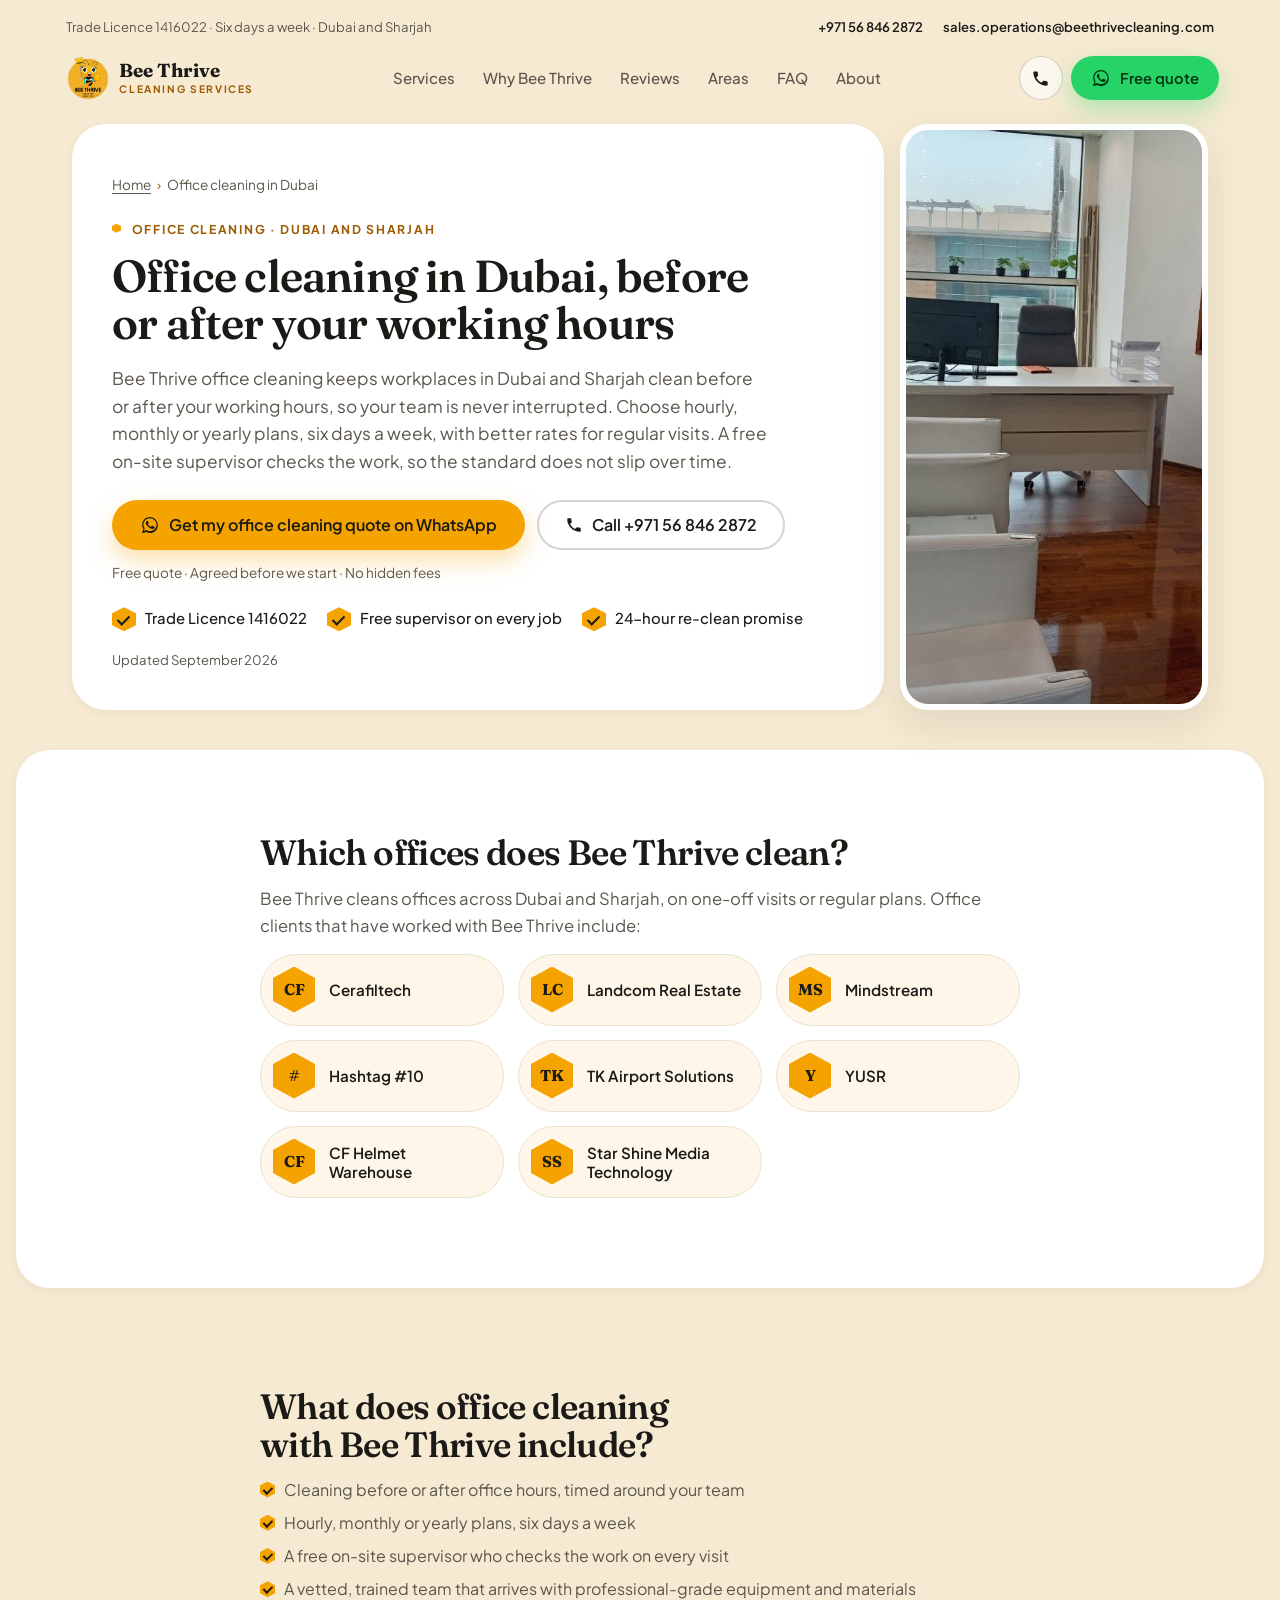
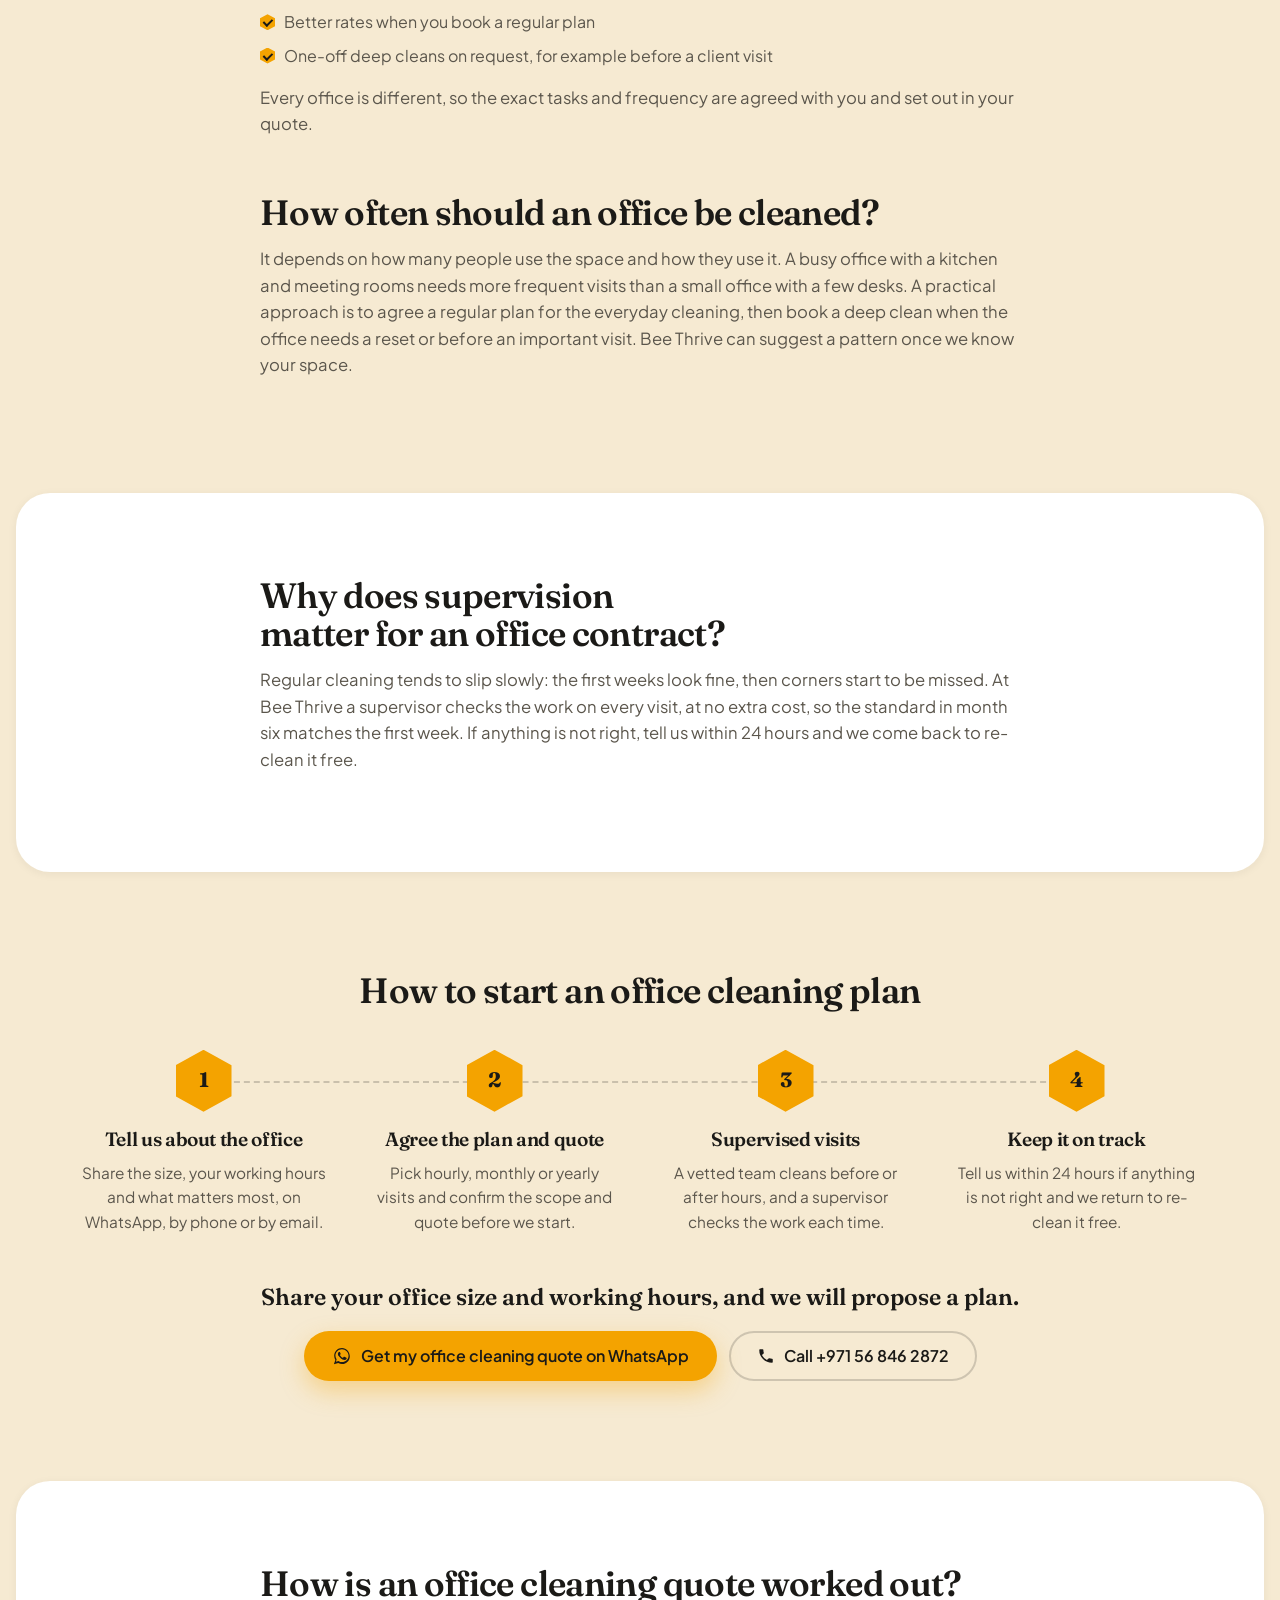
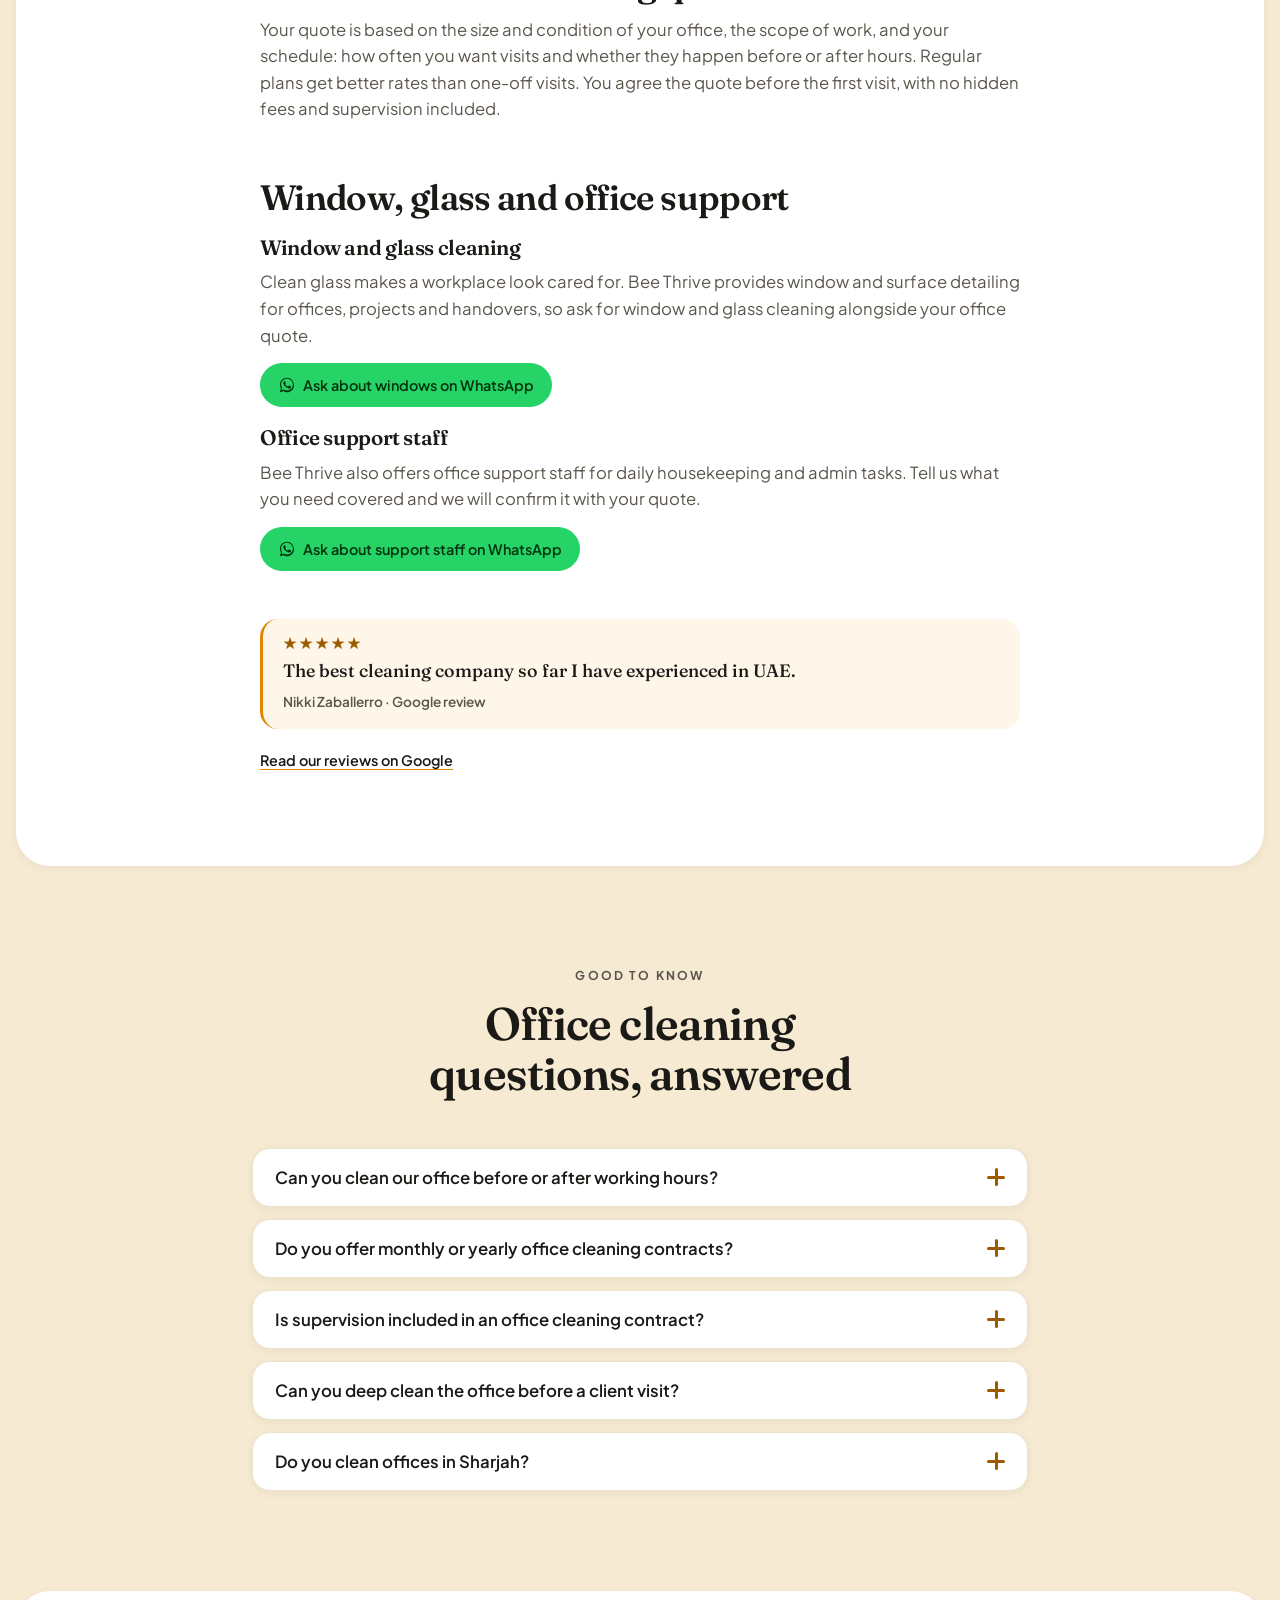
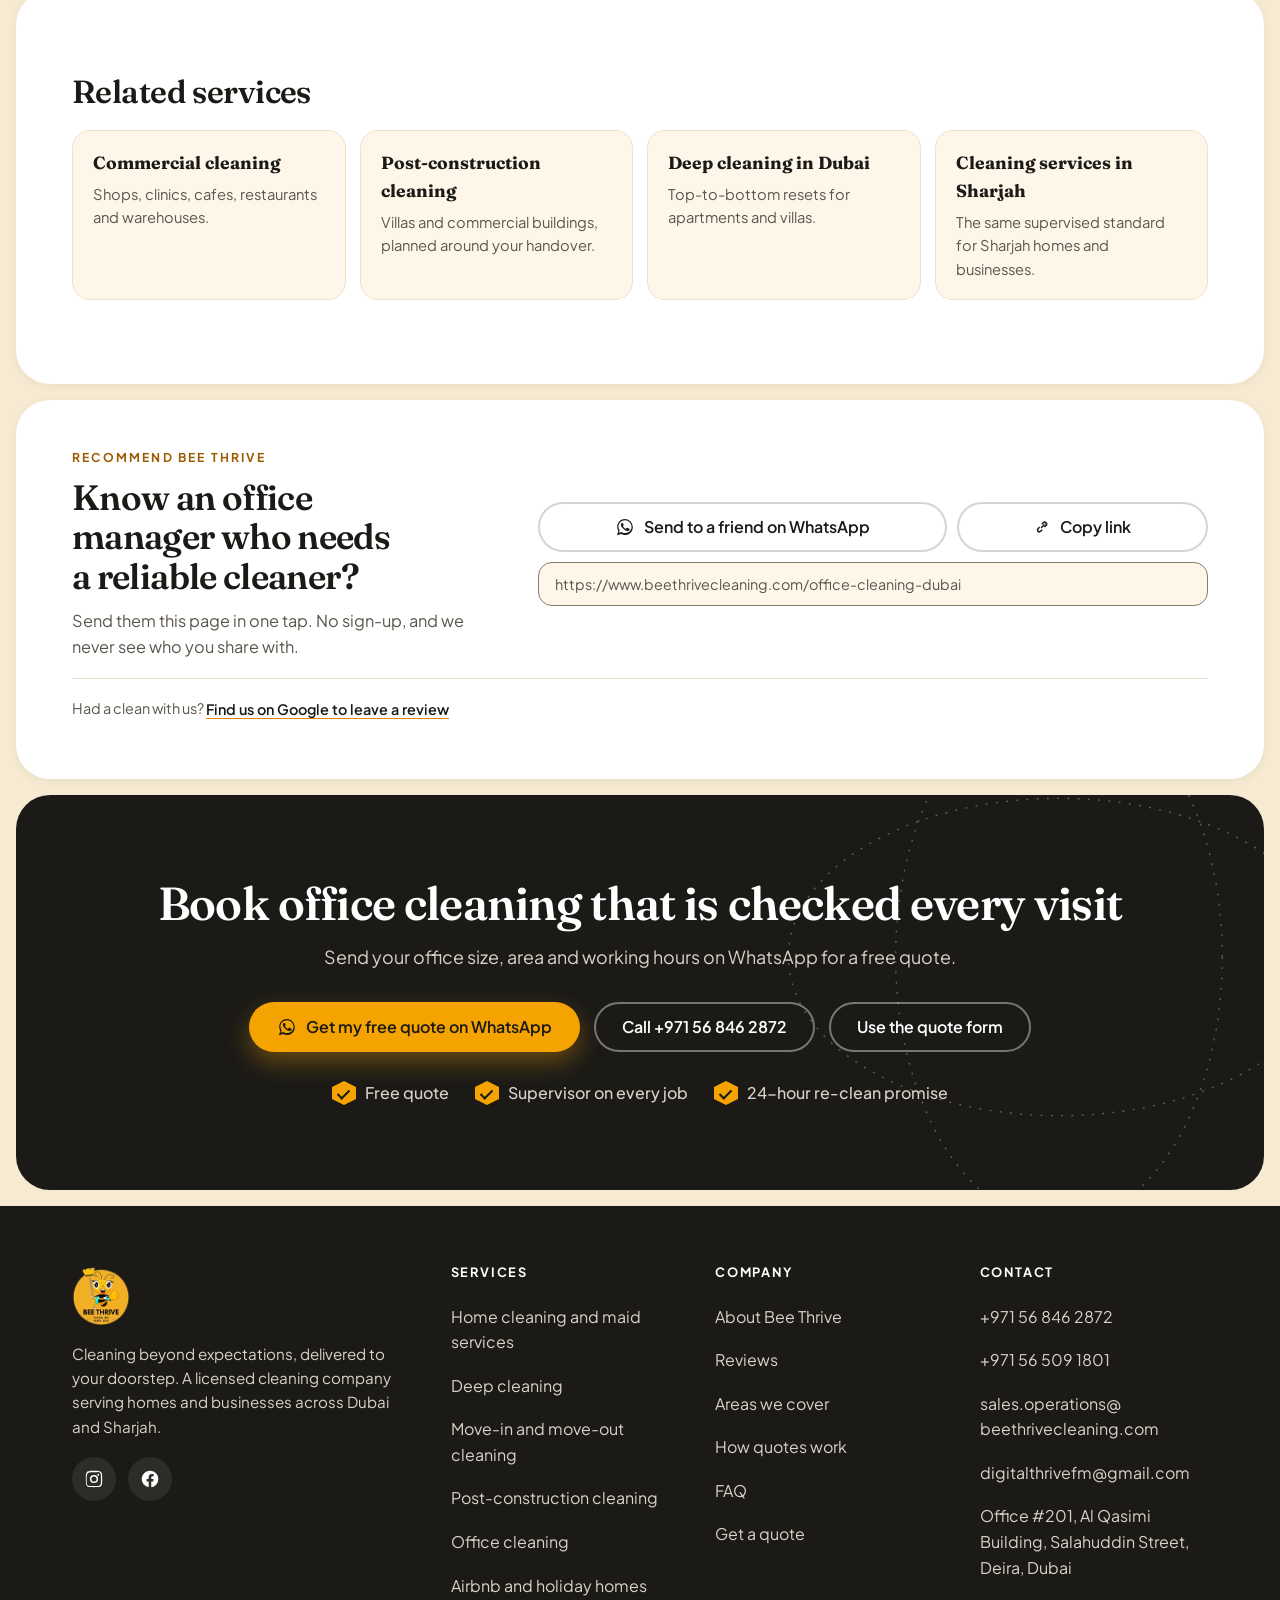
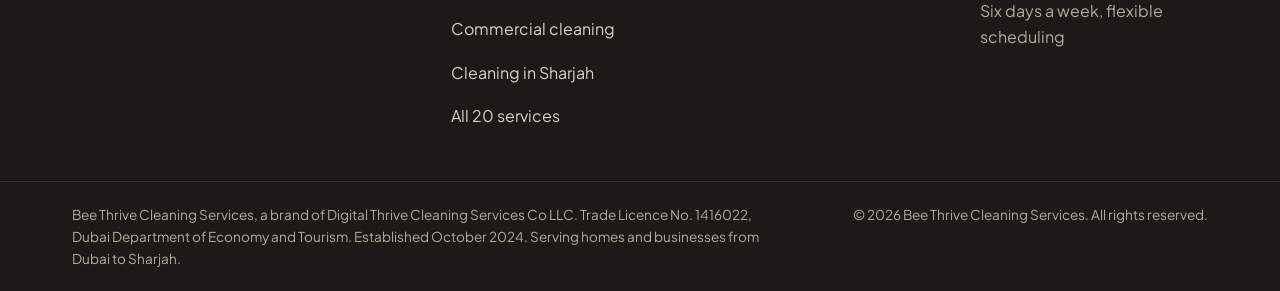
<file: office-cleaning-dubai.html>
<!DOCTYPE html>
<html lang="en">
<head>
  <meta charset="UTF-8" />
  <meta name="viewport" content="width=device-width, initial-scale=1.0, viewport-fit=cover" />
  <title>Office Cleaning in Dubai &amp; Sharjah, Supervised | Bee Thrive</title>
  <meta name="description" content="Office cleaning in Dubai and Sharjah before or after working hours, on hourly, monthly or yearly plans. A free supervisor checks every visit." />
  <link rel="canonical" href="https://www.beethrivecleaning.com/office-cleaning-dubai" />
  <meta name="robots" content="index, follow, max-snippet:-1, max-image-preview:large, max-video-preview:-1" />
  <meta name="theme-color" content="#F4A300" />

  <meta property="og:type" content="website" />
  <meta property="og:site_name" content="Bee Thrive Cleaning Services" />
  <meta property="og:locale" content="en_AE" />
  <meta property="og:url" content="https://www.beethrivecleaning.com/office-cleaning-dubai" />
  <meta property="og:title" content="Office cleaning in Dubai, before or after your hours" />
  <meta property="og:description" content="A free supervisor checks every office visit. Hourly, monthly or yearly plans. Free quote on WhatsApp." />
  <meta property="og:image" content="https://www.beethrivecleaning.com/assets/og/og-office-cleaning-v1.jpg" />
  <meta property="og:image:type" content="image/jpeg" />
  <meta property="og:image:width" content="1200" />
  <meta property="og:image:height" content="630" />
  <meta property="og:image:alt" content="Bee Thrive Cleaning Services share card: &quot;Office cleaning, before or after your hours&quot;, with photos of real Bee Thrive work" />
  <meta name="twitter:card" content="summary_large_image" />
  <meta name="twitter:title" content="Office cleaning in Dubai, before or after your hours" />
  <meta name="twitter:description" content="A free supervisor checks every office visit. Hourly, monthly or yearly plans. Free quote on WhatsApp." />
  <meta name="twitter:image" content="https://www.beethrivecleaning.com/assets/og/og-office-cleaning-v1.jpg" />
  <meta name="twitter:image:alt" content="Bee Thrive Cleaning Services share card: &quot;Office cleaning, before or after your hours&quot;, with photos of real Bee Thrive work" />

  <link rel="icon" href="/assets/favicon.ico" sizes="any" />
  <link rel="icon" type="image/png" href="/assets/favicon-32.png" sizes="32x32" />
  <link rel="apple-touch-icon" href="/assets/apple-touch.png" />
  <link rel="manifest" href="/site.webmanifest" />
  <link rel="preload" as="image" href="/assets/work-office.jpg" fetchpriority="high" media="(min-width: 941px)" />

  <!-- Fonts: loaded without blocking render, with a no-JS fallback -->
  <link rel="preconnect" href="https://fonts.googleapis.com" />
  <link rel="preconnect" href="https://fonts.gstatic.com" crossorigin />
  <link rel="preload" as="style" href="https://fonts.googleapis.com/css2?family=Fraunces:ital,opsz,wght@0,9..144,400;0,9..144,500;0,9..144,600;0,9..144,700;1,9..144,500&family=Plus+Jakarta+Sans:wght@400;500;600;700&display=swap" />
  <link rel="stylesheet" href="https://fonts.googleapis.com/css2?family=Fraunces:ital,opsz,wght@0,9..144,400;0,9..144,500;0,9..144,600;0,9..144,700;1,9..144,500&family=Plus+Jakarta+Sans:wght@400;500;600;700&display=swap" media="print" onload="this.media='all'" />
  <noscript>
    <link rel="stylesheet" href="https://fonts.googleapis.com/css2?family=Fraunces:ital,opsz,wght@0,9..144,400;0,9..144,500;0,9..144,600;0,9..144,700;1,9..144,500&family=Plus+Jakarta+Sans:wght@400;500;600;700&display=swap" />
  </noscript>

  <link rel="stylesheet" href="/styles.css" />
  <link rel="stylesheet" href="/pages.css" />

  <script type="application/ld+json">
{
  "@context": "https://schema.org",
  "@graph": [
    {
      "@type": "WebPage",
      "@id": "https://www.beethrivecleaning.com/office-cleaning-dubai#webpage",
      "url": "https://www.beethrivecleaning.com/office-cleaning-dubai",
      "name": "Office Cleaning in Dubai & Sharjah, Supervised | Bee Thrive",
      "description": "Office cleaning in Dubai and Sharjah before or after working hours, on hourly, monthly or yearly plans. A free supervisor checks every visit.",
      "isPartOf": {
        "@id": "https://www.beethrivecleaning.com/#website"
      },
      "about": {
        "@id": "https://www.beethrivecleaning.com/office-cleaning-dubai#service"
      },
      "primaryImageOfPage": {
        "@id": "https://www.beethrivecleaning.com/office-cleaning-dubai#primaryimage"
      },
      "breadcrumb": {
        "@id": "https://www.beethrivecleaning.com/office-cleaning-dubai#breadcrumb"
      },
      "inLanguage": "en-AE",
      "dateModified": "2026-09-29"
    },
    {
      "@type": "WebSite",
      "@id": "https://www.beethrivecleaning.com/#website",
      "url": "https://www.beethrivecleaning.com/",
      "name": "Bee Thrive Cleaning Services",
      "alternateName": "Bee Thrive",
      "inLanguage": "en-AE",
      "publisher": {
        "@id": "https://www.beethrivecleaning.com/#business"
      }
    },
    {
      "@type": "ImageObject",
      "@id": "https://www.beethrivecleaning.com/office-cleaning-dubai#primaryimage",
      "url": "https://www.beethrivecleaning.com/assets/work-office.jpg",
      "contentUrl": "https://www.beethrivecleaning.com/assets/work-office.jpg",
      "width": 1280,
      "height": 958,
      "caption": "A bright, freshly cleaned office in Dubai after a Bee Thrive visit"
    },
    {
      "@type": "Service",
      "@id": "https://www.beethrivecleaning.com/office-cleaning-dubai#service",
      "name": "Office cleaning",
      "serviceType": "Office cleaning before or after working hours",
      "description": "Bee Thrive office cleaning keeps workplaces in Dubai and Sharjah clean before or after your working hours, so your team is never interrupted. Choose hourly, monthly or yearly plans, six days a week, with better rates for regular visits. A free on-site supervisor checks the work, so the standard does not slip over time.",
      "provider": {
        "@id": "https://www.beethrivecleaning.com/#business"
      },
      "areaServed": [
        {
          "@type": "City",
          "name": "Dubai",
          "sameAs": "https://www.wikidata.org/wiki/Q612"
        },
        {
          "@type": "City",
          "name": "Sharjah",
          "sameAs": "https://www.wikidata.org/wiki/Q289693"
        }
      ],
      "url": "https://www.beethrivecleaning.com/office-cleaning-dubai",
      "image": {
        "@id": "https://www.beethrivecleaning.com/office-cleaning-dubai#primaryimage"
      }
    },
    {
      "@type": "HousekeepingService",
      "@id": "https://www.beethrivecleaning.com/#business",
      "name": "Bee Thrive Cleaning Services",
      "alternateName": "Bee Thrive",
      "url": "https://www.beethrivecleaning.com/",
      "telephone": "+971 56 846 2872",
      "email": "sales.operations@beethrivecleaning.com",
      "image": "https://www.beethrivecleaning.com/assets/og/og-home-v1.jpg",
      "logo": "https://www.beethrivecleaning.com/assets/icon-512.png",
      "address": {
        "@type": "PostalAddress",
        "streetAddress": "Office #201, Al Qasimi Building, Salahuddin Street, Deira",
        "addressLocality": "Dubai",
        "addressRegion": "Dubai",
        "addressCountry": "AE"
      },
      "sameAs": [
        "https://www.instagram.com/beethrivecleaning",
        "https://www.facebook.com/profile.php?id=61576092291203",
        "https://www.google.com/maps?cid=14709114580816797633"
      ]
    },
    {
      "@type": "BreadcrumbList",
      "@id": "https://www.beethrivecleaning.com/office-cleaning-dubai#breadcrumb",
      "itemListElement": [
        {
          "@type": "ListItem",
          "position": 1,
          "name": "Home",
          "item": "https://www.beethrivecleaning.com/"
        },
        {
          "@type": "ListItem",
          "position": 2,
          "name": "Office cleaning in Dubai",
          "item": "https://www.beethrivecleaning.com/office-cleaning-dubai"
        }
      ]
    },
    {
      "@type": "FAQPage",
      "@id": "https://www.beethrivecleaning.com/office-cleaning-dubai#faq",
      "mainEntity": [
        {
          "@type": "Question",
          "name": "Can you clean our office before or after working hours?",
          "acceptedAnswer": {
            "@type": "Answer",
            "text": "Yes. Bee Thrive schedules office cleaning before or after your working hours, six days a week, so the work never gets in the way of your team. Tell us your opening times when you ask for a quote and we will plan the visits around them, with a supervisor checking each one."
          }
        },
        {
          "@type": "Question",
          "name": "Do you offer monthly or yearly office cleaning contracts?",
          "acceptedAnswer": {
            "@type": "Answer",
            "text": "Yes. Bee Thrive offers hourly, monthly and yearly plans for offices, with better rates for regular visits than for one-off cleans. Every visit on a plan includes the free on-site supervisor, and the scope and quote are agreed with you before the first visit."
          }
        },
        {
          "@type": "Question",
          "name": "Is supervision included in an office cleaning contract?",
          "acceptedAnswer": {
            "@type": "Answer",
            "text": "Yes. A supervisor checks the work on every Bee Thrive visit at no extra cost, whether you book a single clean or a yearly plan. That check is how the standard stays consistent over months, not just in the first week, and it is never added to your quote as an extra."
          }
        },
        {
          "@type": "Question",
          "name": "Can you deep clean the office before a client visit?",
          "acceptedAnswer": {
            "@type": "Answer",
            "text": "Yes. Alongside regular plans, Bee Thrive books one-off office deep cleans, for example before a client visit, a launch or a move. Tell us the date and what needs attention, and we will confirm the scope and quote before we start. The supervisor check is included."
          }
        },
        {
          "@type": "Question",
          "name": "Do you clean offices in Sharjah?",
          "acceptedAnswer": {
            "@type": "Answer",
            "text": "Yes. Bee Thrive cleans offices in Sharjah as well as Dubai, before or after working hours, with the same free supervision and 24-hour re-clean promise. Send your office location and size on WhatsApp and we will confirm and prepare your quote."
          }
        }
      ]
    }
  ]
}
  </script>
</head>
<body data-page="office cleaning page">
  <a class="skip-link" href="#main">Skip to content</a>

  <!-- Icon sprite: each icon is drawn once and reused with <use href="#i-..."> -->
  <svg class="svg-sprite" aria-hidden="true" focusable="false" xmlns="http://www.w3.org/2000/svg">
    <symbol id="i-wa" viewBox="0 0 32 32"><path d="M16 3C9 3 3.5 8.5 3.5 15.5c0 2.4.7 4.7 1.9 6.7L3 29l7-1.8c1.9 1 4 1.6 6 1.6 7 0 12.5-5.5 12.5-12.5S23 3 16 3zm0 22.7c-1.8 0-3.6-.5-5.1-1.4l-.4-.2-4.2 1.1 1.1-4.1-.3-.4a10 10 0 01-1.6-5.5c0-5.6 4.6-10.2 10.5-10.2S26.5 9.9 26.5 15.5 21.9 25.7 16 25.7zm5.8-7.6c-.3-.2-1.9-.9-2.2-1-.3-.1-.5-.2-.7.2-.2.3-.8 1-1 1.2-.2.2-.4.2-.7.1-.3-.2-1.4-.5-2.6-1.6-1-.9-1.6-1.9-1.8-2.3-.2-.3 0-.5.1-.7l.5-.6c.2-.2.2-.3.4-.6.1-.2 0-.4 0-.6l-1-2.3c-.3-.6-.5-.5-.7-.5h-.6c-.2 0-.6.1-.9.4-.3.3-1.2 1.1-1.2 2.8s1.2 3.3 1.4 3.5c.2.2 2.5 3.8 6 5.3.8.4 1.5.6 2 .7.8.3 1.6.2 2.2.1.7-.1 1.9-.8 2.2-1.5.3-.7.3-1.4.2-1.5-.1-.2-.3-.3-.6-.4z"/></symbol>
    <symbol id="i-phone" viewBox="0 0 24 24"><path d="M6.6 10.8a15.6 15.6 0 006.6 6.6l2.2-2.2a1 1 0 011-.24 11.4 11.4 0 003.6.57 1 1 0 011 1V20a1 1 0 01-1 1A17 17 0 013 4a1 1 0 011-1h3.5a1 1 0 011 1c0 1.25.2 2.46.57 3.6a1 1 0 01-.25 1z"/></symbol>
    <symbol id="i-home" viewBox="0 0 24 24"><path d="M12 3l9 8h-3v9h-4v-6h-4v6H6v-9H3l9-8z"/></symbol>
    <symbol id="i-business" viewBox="0 0 24 24"><path d="M3 21V8l9-5 9 5v13h-6v-6H9v6H3z"/></symbol>
    <symbol id="i-holiday" viewBox="0 0 24 24"><path d="M3 11h18v2H3zm2 3h14v6h-2v-2H7v2H5v-6zm3-9h8a3 3 0 013 3v2H5V8a3 3 0 013-3z"/></symbol>
    <symbol id="i-person" viewBox="0 0 24 24"><path d="M12 2a4 4 0 014 4 4 4 0 01-8 0 4 4 0 014-4zm0 10c4 0 8 2 8 5v3H4v-3c0-3 4-5 8-5z"/></symbol>
    <symbol id="i-box" viewBox="0 0 24 24"><path d="M12 2l9 4.5v11L12 22l-9-4.5v-11L12 2zm0 2.2L6.2 7.1 12 10l5.8-2.9L12 4.2zM5 8.7v7.6l6 3v-7.6l-6-3zm14 0l-6 3v7.6l6-3V8.7z"/></symbol>
    <symbol id="i-build" viewBox="0 0 24 24"><path d="M11 4h2a1 1 0 011 1v3.1A7 7 0 0119 15v1h2v3H3v-3h2v-1a7 7 0 015-6.9V5a1 1 0 011-1zm-1 6.3A5 5 0 007 15v1h10v-1a5 5 0 00-3-4.7V13h-4v-2.7z"/></symbol>
    <symbol id="i-spark" viewBox="0 0 24 24"><path d="M12 2l2.3 6.4L21 11l-6.7 2.6L12 20l-2.3-6.4L3 11l6.7-2.6L12 2zm7 13l.9 2.1L22 18l-2.1.9L19 21l-.9-2.1L16 18l2.1-.9L19 15z"/></symbol>
    <symbol id="i-moon" viewBox="0 0 24 24"><path d="M13.4 2.1A10 10 0 1021.9 14 8 8 0 0113.4 2.1z"/></symbol>
    <symbol id="i-flag" viewBox="0 0 24 24"><path d="M5 3h14a1 1 0 011 1v16l-8-4.5L4 20V4a1 1 0 011-1z"/></symbol>
    <symbol id="i-arrow" viewBox="0 0 24 24"><path d="M5 12h13M13 6l6 6-6 6" fill="none" stroke="currentColor" stroke-width="2.2" stroke-linecap="round" stroke-linejoin="round"/></symbol>
    <symbol id="i-seal" viewBox="0 0 24 24"><path d="M12 2l2.4 1.8 3-.3 1 2.8 2.6 1.5-.7 2.9.7 2.9-2.6 1.5-1 2.8-3-.3L12 22l-2.4-1.8-3 .3-1-2.8L3 16.5l.7-2.9L3 10.7l2.6-1.5 1-2.8 3 .3L12 2z" fill="#F4A300"/><path d="M10.4 14.6l-2.1-2.1-1.3 1.3 3.4 3.4 6-6-1.3-1.3z" fill="#1B1A17"/></symbol>
    <symbol id="i-seal-ink" viewBox="0 0 24 24"><path d="M12 2l2.4 1.8 3-.3 1 2.8 2.6 1.5-.7 2.9.7 2.9-2.6 1.5-1 2.8-3-.3L12 22l-2.4-1.8-3 .3-1-2.8L3 16.5l.7-2.9L3 10.7l2.6-1.5 1-2.8 3 .3L12 2z" fill="#1B1A17"/><path d="M10.4 14.6l-2.1-2.1-1.3 1.3 3.4 3.4 6-6-1.3-1.3z" fill="#F4A300"/></symbol>
    <symbol id="i-share" viewBox="0 0 24 24"><path d="M18 2a3 3 0 00-2.96 3.5L8.5 9.1a3 3 0 100 5.8l6.54 3.6A3 3 0 1018 16a3 3 0 00-1.98.75l-6.1-3.37a3 3 0 000-.76l6.1-3.37A3 3 0 1018 2z"/></symbol>
    <symbol id="i-link" viewBox="0 0 24 24"><path d="M10.6 13.4a1 1 0 010-1.4l3.4-3.4a1 1 0 111.4 1.4L12 13.4a1 1 0 01-1.4 0zM8.5 19.5a3.5 3.5 0 01-2.5-6l2.1-2.1 1.4 1.4-2.1 2.1a1.5 1.5 0 002.1 2.1l2.1-2.1 1.4 1.4-2.1 2.1a3.5 3.5 0 01-2.4 1.1zm7.4-6.9l-1.4-1.4 2.1-2.1a1.5 1.5 0 00-2.1-2.1l-2.1 2.1-1.4-1.4 2.1-2.1a3.5 3.5 0 015 5z"/></symbol>
  </svg>

  <!-- ============ HEADER ============ -->
  <header class="site-header" id="top" data-wa-from="header">
    <div class="topbar">
      <div class="topbar-inner">
        <p>Trade Licence 1416022 · Six days a week · Dubai and Sharjah</p>
        <p class="topbar-links">
          <a data-call-primary href="/#contact">+971 56 846 2872</a>
          <a data-email href="/#contact">sales.operations@<wbr>beethrivecleaning.com</a>
        </p>
      </div>
    </div>
    <div class="container header-inner">
      <a class="brand" href="/" aria-label="Bee Thrive Cleaning Services home">
        <img src="/assets/logo-mark-128.png" alt="Bee Thrive Cleaning Services logo" width="56" height="58" decoding="async" />
        <span class="brand-text"><span class="brand-name">Bee Thrive</span><span class="brand-sub">Cleaning Services</span></span>
      </a>
      <nav class="main-nav" id="main-nav" aria-label="Primary">
        <a href="/#services">Services</a>
        <a href="/#why">Why Bee Thrive</a>
        <a href="/#reviews">Reviews</a>
        <a href="/#areas">Areas</a>
        <a href="/#faq">FAQ</a>
        <a href="/about">About</a>
        <div class="nav-cta">
          <a class="btn btn-whatsapp btn-block" data-wa-link data-wa-service="Office cleaning" href="/#contact">
            <svg class="wa-ico" aria-hidden="true" focusable="false"><use href="#i-wa"/></svg>
            <span><span class="label-long">Get my free</span><span class="label-short">Free</span> quote on WhatsApp</span>
          </a>
          <a class="btn btn-ghost btn-block" data-call-primary href="/#contact">Call +971 56 846 2872</a>
        </div>
      </nav>
      <div class="header-actions">
        <a class="icon-btn" data-call-primary href="/#contact" aria-label="Call Bee Thrive on +971 56 846 2872">
          <svg class="ph-ico" aria-hidden="true" focusable="false"><use href="#i-phone"/></svg>
        </a>
        <a class="btn btn-whatsapp" data-wa-link data-wa-service="Office cleaning" href="/#contact">
          <svg class="wa-ico" aria-hidden="true" focusable="false"><use href="#i-wa"/></svg> Free quote
        </a>
        <button class="nav-toggle" id="nav-toggle" aria-expanded="false" aria-controls="main-nav" aria-label="Open menu"><span></span><span></span><span></span></button>
      </div>
    </div>
  </header>

  <main id="main">
    <section class="page-hero" data-wa-from="hero" aria-labelledby="page-title">
      <div class="container page-hero-inner">
        <div class="page-hero-copy">
          <nav class="breadcrumbs" aria-label="Breadcrumb">
            <ol><li><a href="/">Home</a></li><li><span aria-current="page">Office cleaning in Dubai</span></li></ol>
          </nav>
          <p class="eyebrow"><span class="hex-dot" aria-hidden="true"></span> Office cleaning · Dubai and Sharjah</p>
          <h1 id="page-title">Office cleaning in Dubai, before or after your working hours</h1>
          <p class="page-lead">Bee Thrive office cleaning keeps workplaces in Dubai and Sharjah clean before or after your working hours, so your team is never interrupted. Choose hourly, monthly or yearly plans, six days a week, with better rates for regular visits. A free on-site supervisor checks the work, so the standard does not slip over time.</p>
          <div class="hero-cta" data-bar-trigger>
            <a class="btn btn-primary" data-wa-link data-wa-service="Office cleaning" href="/#contact">
              <svg class="wa-ico" aria-hidden="true" focusable="false"><use href="#i-wa"/></svg> <span><span class="label-long">Get my office cleaning quote</span><span class="label-short">Office quote</span> on WhatsApp</span></a>
            <a class="btn btn-ghost" data-call-primary href="/#contact">
              <svg class="ph-ico" aria-hidden="true" focusable="false"><use href="#i-phone"/></svg> Call +971 56 846 2872</a>
          </div>
          <p class="cta-micro">Free quote · Agreed before we start · No hidden fees</p>
          <ul class="hero-trust">
            <li><span class="hex-check" aria-hidden="true"></span> Trade Licence 1416022</li>
            <li><span class="hex-check" aria-hidden="true"></span> Free supervisor on every job</li>
            <li><span class="hex-check" aria-hidden="true"></span> 24-hour re-clean promise</li>
          </ul>
          <p class="page-updated">Updated <time datetime="2026-09-29">September 2026</time></p>
        </div>
        <figure class="page-hero-photo">
          <img src="/assets/work-office.jpg" alt="A bright, freshly cleaned office in Dubai after a Bee Thrive visit" width="1280" height="958" fetchpriority="high" decoding="async" />
        </figure>
      </div>
    </section>

    <section class="section panel" aria-labelledby="clients-title">
      <div class="container">
        <div class="prose" id="clients" data-wa-from="office clients">
          <h2 id="clients-title">Which offices does Bee Thrive clean?</h2>
          <p>Bee Thrive cleans offices across Dubai and Sharjah, on one-off visits or regular plans. Office clients that have worked with Bee Thrive include:</p>
          <div class="client-grid">
            <article class="client-card"><span class="client-mono" aria-hidden="true">CF</span><span class="client-name">Cerafiltech</span></article>
            <article class="client-card"><span class="client-mono" aria-hidden="true">LC</span><span class="client-name">Landcom Real Estate</span></article>
            <article class="client-card"><span class="client-mono" aria-hidden="true">MS</span><span class="client-name">Mindstream</span></article>
            <article class="client-card"><span class="client-mono" aria-hidden="true">#</span><span class="client-name">Hashtag #10</span></article>
            <article class="client-card"><span class="client-mono" aria-hidden="true">TK</span><span class="client-name">TK Airport Solutions</span></article>
            <article class="client-card"><span class="client-mono" aria-hidden="true">Y</span><span class="client-name">YUSR</span></article>
            <article class="client-card"><span class="client-mono" aria-hidden="true">CF</span><span class="client-name">CF Helmet Warehouse</span></article>
            <article class="client-card"><span class="client-mono" aria-hidden="true">SS</span><span class="client-name">Star Shine Media Technology</span></article>
          </div>
        </div>
      </div>
    </section>

    <section class="section on-canvas" aria-labelledby="included-title">
      <div class="container">
        <div class="prose" id="included" data-wa-from="what is included">
          <h2 id="included-title">What does office cleaning with Bee Thrive include?</h2>
          <ul class="tick-list tick-list-lg">
            <li>Cleaning before or after office hours, timed around your team</li>
            <li>Hourly, monthly or yearly plans, six days a week</li>
            <li>A free on-site supervisor who checks the work on every visit</li>
            <li>A vetted, trained team that arrives with professional-grade equipment and materials</li>
            <li>Better rates when you book a regular plan</li>
            <li>One-off deep cleans on request, for example before a client visit</li>
          </ul>
          <p>Every office is different, so the exact tasks and frequency are agreed with you and set out in your quote.</p>
        </div>
        <div class="prose" id="how-often" data-wa-from="how often">
          <h2 id="how-often-title">How often should an office be cleaned?</h2>
          <p>It depends on how many people use the space and how they use it. A busy office with a kitchen and meeting rooms needs more frequent visits than a small office with a few desks. A practical approach is to agree a regular plan for the everyday cleaning, then book a deep clean when the office needs a reset or before an important visit. Bee Thrive can suggest a pattern once we know your space.</p>
        </div>
      </div>
    </section>

    <section class="section panel" aria-labelledby="supervision-title">
      <div class="container">
        <div class="prose" id="supervision" data-wa-from="why supervision matters">
          <h2 id="supervision-title">Why does supervision matter for an office contract?</h2>
          <p>Regular cleaning tends to slip slowly: the first weeks look fine, then corners start to be missed. At Bee Thrive a supervisor checks the work on every visit, at no extra cost, so the standard in month six matches the first week. If anything is not right, tell us within 24 hours and we come back to re-clean it free.</p>
        </div>
      </div>
    </section>

    <section class="section on-canvas" aria-labelledby="how-title">
      <div class="container">
        <div class="page-wide" id="how" data-wa-from="how it works">
          <header class="section-head"><h2 id="how-title">How to start an office cleaning plan</h2></header>
          <ol class="steps">
            <li class="step"><span class="hex-num" aria-hidden="true">1</span><h3>Tell us about the office</h3><p>Share the size, your working hours and what matters most, on WhatsApp, by phone or by email.</p></li>
            <li class="step"><span class="hex-num" aria-hidden="true">2</span><h3>Agree the plan and quote</h3><p>Pick hourly, monthly or yearly visits and confirm the scope and quote before we start.</p></li>
            <li class="step"><span class="hex-num" aria-hidden="true">3</span><h3>Supervised visits</h3><p>A vetted team cleans before or after hours, and a supervisor checks the work each time.</p></li>
            <li class="step"><span class="hex-num" aria-hidden="true">4</span><h3>Keep it on track</h3><p>Tell us within 24 hours if anything is not right and we return to re-clean it free.</p></li>
          </ol>
          <div class="cta-pair" data-wa-from="mid-page call to action"><p class="cta-line">Share your office size and working hours, and we will propose a plan.</p><div class="cta-buttons">
            <a class="btn btn-primary" data-wa-link data-wa-service="Office cleaning" href="/#contact"><svg class="wa-ico" aria-hidden="true" focusable="false"><use href="#i-wa"/></svg> <span><span class="label-long">Get my office cleaning quote</span><span class="label-short">Office quote</span> on WhatsApp</span></a>
            <a class="btn btn-ghost" data-call-primary href="/#contact"><svg class="ph-ico" aria-hidden="true" focusable="false"><use href="#i-phone"/></svg> Call +971 56 846 2872</a>
          </div></div>
        </div>
      </div>
    </section>

    <section class="section panel" aria-labelledby="quote-title">
      <div class="container">
        <div class="prose" id="quote" data-wa-from="how quotes work">
          <h2 id="quote-title">How is an office cleaning quote worked out?</h2>
          <p>Your quote is based on the size and condition of your office, the scope of work, and your schedule: how often you want visits and whether they happen before or after hours. Regular plans get better rates than one-off visits. You agree the quote before the first visit, with no hidden fees and supervision included.</p>
        </div>
        <div class="prose" id="extras" data-wa-from="window, glass and office support">
          <h2 id="extras-title">Window, glass and office support</h2>
          <div class="page-sub" id="windows" data-wa-from="window and glass cleaning">
            <h3>Window and glass cleaning</h3>
            <p>Clean glass makes a workplace look cared for. Bee Thrive provides window and surface detailing for offices, projects and handovers, so ask for window and glass cleaning alongside your office quote.</p>
            <p class="page-btn"><a class="btn btn-sm btn-wa-soft" data-wa-link data-wa-service="Window and glass cleaning" href="/#contact"><svg class="wa-ico" aria-hidden="true" focusable="false"><use href="#i-wa"/></svg> Ask about windows on WhatsApp</a></p>
          </div>
          <div class="page-sub" id="support" data-wa-from="office support staff">
            <h3>Office support staff</h3>
            <p>Bee Thrive also offers office support staff for daily housekeeping and admin tasks. Tell us what you need covered and we will confirm it with your quote.</p>
            <p class="page-btn"><a class="btn btn-sm btn-wa-soft" data-wa-link data-wa-service="Office support staff" href="/#contact"><svg class="wa-ico" aria-hidden="true" focusable="false"><use href="#i-wa"/></svg> Ask about support staff on WhatsApp</a></p>
          </div>
        </div>
        <div class="page-review-wrap" data-wa-from="review">
          <figure class="hero-quote page-review">
            <div class="stars" role="img" aria-label="Rated 5 out of 5 stars">&#9733;&#9733;&#9733;&#9733;&#9733;</div>
            <blockquote>The best cleaning company so far I have experienced in UAE.</blockquote>
            <figcaption>Nikki Zaballerro · Google review</figcaption>
          </figure>
          <p class="page-note"><a data-maps href="https://www.google.com/maps?cid=14709114580816797633">Read our reviews on Google</a></p>
        </div>
      </div>
    </section>

    <section class="section on-canvas" id="faq" data-wa-from="FAQ" aria-labelledby="faq-title">
      <div class="container container-narrow">
        <header class="section-head"><p class="kicker">Good to know</p><h2 id="faq-title">Office cleaning questions, answered</h2></header>
        <div class="faq">
        <div class="faq-item">
          <h3 class="faq-h"><button type="button" class="faq-q">Can you clean our office before or after working hours?<span class="faq-icon" aria-hidden="true"></span></button></h3>
          <div class="faq-a"><p>Yes. Bee Thrive schedules office cleaning before or after your working hours, six days a week, so the work never gets in the way of your team. Tell us your opening times when you ask for a quote and we will plan the visits around them, with a supervisor checking each one.</p></div>
        </div>
        <div class="faq-item">
          <h3 class="faq-h"><button type="button" class="faq-q">Do you offer monthly or yearly office cleaning contracts?<span class="faq-icon" aria-hidden="true"></span></button></h3>
          <div class="faq-a"><p>Yes. Bee Thrive offers hourly, monthly and yearly plans for offices, with better rates for regular visits than for one-off cleans. Every visit on a plan includes the free on-site supervisor, and the scope and quote are agreed with you before the first visit.</p></div>
        </div>
        <div class="faq-item">
          <h3 class="faq-h"><button type="button" class="faq-q">Is supervision included in an office cleaning contract?<span class="faq-icon" aria-hidden="true"></span></button></h3>
          <div class="faq-a"><p>Yes. A supervisor checks the work on every Bee Thrive visit at no extra cost, whether you book a single clean or a yearly plan. That check is how the standard stays consistent over months, not just in the first week, and it is never added to your quote as an extra.</p></div>
        </div>
        <div class="faq-item">
          <h3 class="faq-h"><button type="button" class="faq-q">Can you deep clean the office before a client visit?<span class="faq-icon" aria-hidden="true"></span></button></h3>
          <div class="faq-a"><p>Yes. Alongside regular plans, Bee Thrive books one-off office deep cleans, for example before a client visit, a launch or a move. Tell us the date and what needs attention, and we will confirm the scope and quote before we start. The supervisor check is included.</p></div>
        </div>
        <div class="faq-item">
          <h3 class="faq-h"><button type="button" class="faq-q">Do you clean offices in Sharjah?<span class="faq-icon" aria-hidden="true"></span></button></h3>
          <div class="faq-a"><p>Yes. Bee Thrive cleans offices in Sharjah as well as Dubai, before or after working hours, with the same free supervision and 24-hour re-clean promise. Send your office location and size on WhatsApp and we will confirm and prepare your quote.</p></div>
        </div>
        </div>
      </div>
    </section>

    <section class="section panel" data-wa-from="related services" aria-labelledby="related-title">
      <div class="container">
        <h2 id="related-title" class="related-title">Related services</h2>
        <ul class="related-grid">
          <li><a class="related-card" href="/commercial-cleaning-dubai"><strong>Commercial cleaning</strong><span>Shops, clinics, cafes, restaurants and warehouses.</span></a></li>
          <li><a class="related-card" href="/post-construction-cleaning-dubai"><strong>Post-construction cleaning</strong><span>Villas and commercial buildings, planned around your handover.</span></a></li>
          <li><a class="related-card" href="/deep-cleaning-dubai"><strong>Deep cleaning in Dubai</strong><span>Top-to-bottom resets for apartments and villas.</span></a></li>
          <li><a class="related-card" href="/cleaning-services-sharjah"><strong>Cleaning services in Sharjah</strong><span>The same supervised standard for Sharjah homes and businesses.</span></a></li>
        </ul>
      </div>
    </section>

    <section class="share-block" id="recommend" data-share data-share-text="Thought this might help: Bee Thrive cleans offices in Dubai before or after working hours, and a supervisor checks every visit." data-wa-from="recommend" aria-labelledby="share-title">
      <div class="container share-inner">
        <div class="share-copy">
          <p class="kicker">Recommend Bee Thrive</p>
          <h2 id="share-title">Know an office manager who needs a reliable cleaner?</h2>
          <p>Send them this page in one tap. No sign-up, and we never see who you share with.</p>
        </div>
        <div class="share-actions">
          <a class="btn btn-ghost" data-share-wa href="#recommend"><svg class="wa-ico" aria-hidden="true" focusable="false"><use href="#i-wa"/></svg> Send to a friend on WhatsApp</a>
          <button type="button" class="btn btn-ghost" data-share-copy><svg class="ph-ico" aria-hidden="true" focusable="false"><use href="#i-link"/></svg> Copy link</button>
          <button type="button" class="btn btn-ghost" data-share-native hidden><svg class="ph-ico" aria-hidden="true" focusable="false"><use href="#i-share"/></svg> More ways to share</button>
          <label class="visually-hidden" for="share-url">Link to this page</label>
          <input class="share-url" id="share-url" type="text" readonly value="https://www.beethrivecleaning.com/office-cleaning-dubai" />
          <p class="share-status" role="status" aria-live="polite"></p>
        </div>
        <p class="share-review">Had a clean with us? <a data-review-link data-review-label="Leave a Google review" href="https://www.google.com/maps?cid=14709114580816797633">Find us on Google to leave a review</a></p>
      </div>
    </section>

    <section class="panel-ink final-cta" data-wa-from="final call to action" data-bar-hide aria-labelledby="final-title">
      <div class="orbit" aria-hidden="true">
        <div class="o1"><svg viewBox="0 0 600 600" fill="none" xmlns="http://www.w3.org/2000/svg"><ellipse cx="300" cy="300" rx="290" ry="170" stroke="rgba(252,252,252,0.30)" stroke-width="1.5" stroke-dasharray="2 9"/></svg></div>
        <div class="o2"><svg viewBox="0 0 600 600" fill="none" xmlns="http://www.w3.org/2000/svg"><ellipse cx="300" cy="300" rx="175" ry="285" stroke="rgba(252,252,252,0.30)" stroke-width="1.5" stroke-dasharray="2 9"/></svg></div>
      </div>
      <div class="container final-cta-inner">
        <h2 id="final-title">Book office cleaning that is checked every visit</h2>
        <p>Send your office size, area and working hours on WhatsApp for a free quote.</p>
        <div class="final-cta-actions">
          <a class="btn btn-primary" data-wa-link data-wa-service="Office cleaning" href="/#contact"><svg class="wa-ico" aria-hidden="true" focusable="false"><use href="#i-wa"/></svg> <span><span class="label-long">Get my free</span><span class="label-short">Free</span> quote on WhatsApp</span></a>
          <a class="btn btn-ghost-light" data-call-primary href="/#contact">Call +971 56 846 2872</a>
          <a class="btn btn-ghost-light" href="/?service=Office%20cleaning#contact">Use the quote form</a>
        </div>
        <ul class="final-ticks">
          <li><span class="hex-check" aria-hidden="true"></span> Free quote</li>
          <li><span class="hex-check" aria-hidden="true"></span> Supervisor on every job</li>
          <li><span class="hex-check" aria-hidden="true"></span> 24-hour re-clean promise</li>
        </ul>
      </div>
    </section>
  </main>

  <!-- ============ FOOTER ============ -->
  <footer class="site-footer" data-wa-from="footer">
    <div class="container footer-grid">
      <div class="footer-brand">
        <h2 class="visually-hidden">Bee Thrive Cleaning Services</h2>
        <a class="brand brand-footer" href="/" aria-label="Bee Thrive Cleaning Services home">
          <img src="/assets/logo-mark-128.png" srcset="/assets/logo-mark-128.png 1x, /assets/logo-mark@400.png 3x" alt="Bee Thrive Cleaning Services logo" width="64" height="66" loading="lazy" decoding="async" />
        </a>
        <p>Cleaning beyond expectations, delivered to your doorstep. A licensed cleaning company serving homes and businesses across Dubai and Sharjah.</p>
        <div class="footer-social">
          <a data-instagram href="https://www.instagram.com/beethrivecleaning" aria-label="Instagram"><svg viewBox="0 0 24 24" aria-hidden="true"><path d="M12 2.2c3.2 0 3.6 0 4.8.07 1.2.06 1.8.25 2.2.41.6.22 1 .48 1.4.9.42.4.68.8.9 1.4.16.4.35 1 .41 2.2.07 1.2.07 1.6.07 4.8s0 3.6-.07 4.8c-.06 1.2-.25 1.8-.41 2.2-.22.6-.48 1-.9 1.4-.4.42-.8.68-1.4.9-.4.16-1 .35-2.2.41-1.2.07-1.6.07-4.8.07s-3.6 0-4.8-.07c-1.2-.06-1.8-.25-2.2-.41a3.8 3.8 0 01-1.4-.9 3.8 3.8 0 01-.9-1.4c-.16-.4-.35-1-.41-2.2C2.2 15.6 2.2 15.2 2.2 12s0-3.6.07-4.8c.06-1.2.25-1.8.41-2.2.22-.6.48-1 .9-1.4.4-.42.8-.68 1.4-.9.4-.16 1-.35 2.2-.41C8.4 2.2 8.8 2.2 12 2.2zm0 1.8c-3.1 0-3.5 0-4.7.07-.9.04-1.4.2-1.7.32-.43.17-.74.37-1.06.69-.32.32-.52.63-.69 1.06-.12.3-.28.8-.32 1.7C3.2 8.5 3.2 8.9 3.2 12s0 3.5.07 4.7c.04.9.2 1.4.32 1.7.17.43.37.74.69 1.06.32.32.63.52 1.06.69.3.12.8.28 1.7.32 1.2.07 1.6.07 4.7.07s3.5 0 4.7-.07c.9-.04 1.4-.2 1.7-.32.43-.17.74-.37 1.06-.69.32-.32.52-.63.69-1.06.12-.3.28-.8.32-1.7.07-1.2.07-1.6.07-4.7s0-3.5-.07-4.7c-.04-.9-.2-1.4-.32-1.7a2.8 2.8 0 00-.69-1.06 2.8 2.8 0 00-1.06-.69c-.3-.12-.8-.28-1.7-.32C15.5 4 15.1 4 12 4zm0 3.1a4.9 4.9 0 110 9.8 4.9 4.9 0 010-9.8zm0 1.8a3.1 3.1 0 100 6.2 3.1 3.1 0 000-6.2zm5.1-3.2a1.15 1.15 0 110 2.3 1.15 1.15 0 010-2.3z"/></svg></a>
          <a data-facebook href="https://www.facebook.com/profile.php?id=61576092291203" aria-label="Facebook"><svg viewBox="0 0 24 24" aria-hidden="true"><path d="M22 12a10 10 0 10-11.6 9.9v-7H7.9V12h2.5V9.8c0-2.5 1.5-3.9 3.8-3.9 1.1 0 2.2.2 2.2.2v2.5h-1.3c-1.2 0-1.6.8-1.6 1.6V12h2.8l-.45 2.9h-2.35v7A10 10 0 0022 12z"/></svg></a>
        </div>
      </div>
      <div class="footer-col">
        <h3>Services</h3>
        <ul>
          <li><a href="/home-cleaning-dubai">Home cleaning and maid services</a></li>
          <li><a href="/deep-cleaning-dubai">Deep cleaning</a></li>
          <li><a href="/move-in-move-out-cleaning-dubai">Move-in and move-out cleaning</a></li>
          <li><a href="/post-construction-cleaning-dubai">Post-construction cleaning</a></li>
          <li><a href="/office-cleaning-dubai">Office cleaning</a></li>
          <li><a href="/holiday-home-cleaning-dubai">Airbnb and holiday homes</a></li>
          <li><a href="/commercial-cleaning-dubai">Commercial cleaning</a></li>
          <li><a href="/cleaning-services-sharjah">Cleaning in Sharjah</a></li>
          <li><a href="/#services">All 20 services</a></li>
        </ul>
      </div>
      <div class="footer-col">
        <h3>Company</h3>
        <ul>
          <li><a href="/about">About Bee Thrive</a></li>
          <li><a href="/#reviews">Reviews</a></li>
          <li><a href="/#areas">Areas we cover</a></li>
          <li><a href="/#quote">How quotes work</a></li>
          <li><a href="/#faq">FAQ</a></li>
          <li><a href="/#contact">Get a quote</a></li>
        </ul>
      </div>
      <div class="footer-col">
        <h3>Contact</h3>
        <ul>
          <li><a data-call-primary href="/#contact">+971 56 846 2872</a></li>
          <li><a data-call-secondary href="/#contact">+971 56 509 1801</a></li>
          <li><a data-email href="/#contact">sales.operations@<wbr>beethrivecleaning.com</a></li>
          <li><a data-email-secondary href="/#contact">digitalthrivefm@<wbr>gmail.com</a></li>
          <li><a data-maps href="https://www.google.com/maps?cid=14709114580816797633">Office #201, Al Qasimi Building, Salahuddin Street, Deira, Dubai</a></li>
          <li class="footer-note">Six days a week, flexible scheduling</li>
        </ul>
      </div>
    </div>
    <div class="footer-bottom"><div class="container footer-bottom-inner">
      <p>Bee Thrive Cleaning Services, a brand of Digital Thrive Cleaning Services Co LLC. Trade Licence No. 1416022, Dubai Department of Economy and Tourism. Established October 2024. Serving homes and businesses from Dubai to Sharjah.</p>
      <p>&copy; <span id="year"></span> Bee Thrive Cleaning Services. All rights reserved.</p>
    </div></div>
  </footer>

  <div class="action-bar" id="action-bar" role="region" aria-label="Quick contact" data-wa-from="mobile bar">
    <a class="btn btn-whatsapp" data-wa-link data-wa-service="Office cleaning" href="/#contact"><svg class="wa-ico" aria-hidden="true" focusable="false"><use href="#i-wa"/></svg> WhatsApp quote</a>
    <a class="btn btn-ghost bar-call" data-call-primary href="/#contact"><svg class="ph-ico" aria-hidden="true" focusable="false"><use href="#i-phone"/></svg> Call</a>
  </div>
  <a class="fab-whatsapp" data-wa-link data-wa-service="Office cleaning" data-wa-from="WhatsApp button" href="/#contact" aria-label="WhatsApp quote. Chat with Bee Thrive on WhatsApp">
    <svg aria-hidden="true" focusable="false"><use href="#i-wa"/></svg><span>WhatsApp quote</span></a>

  <script src="/script.js"></script>
</body>
</html>
</file>
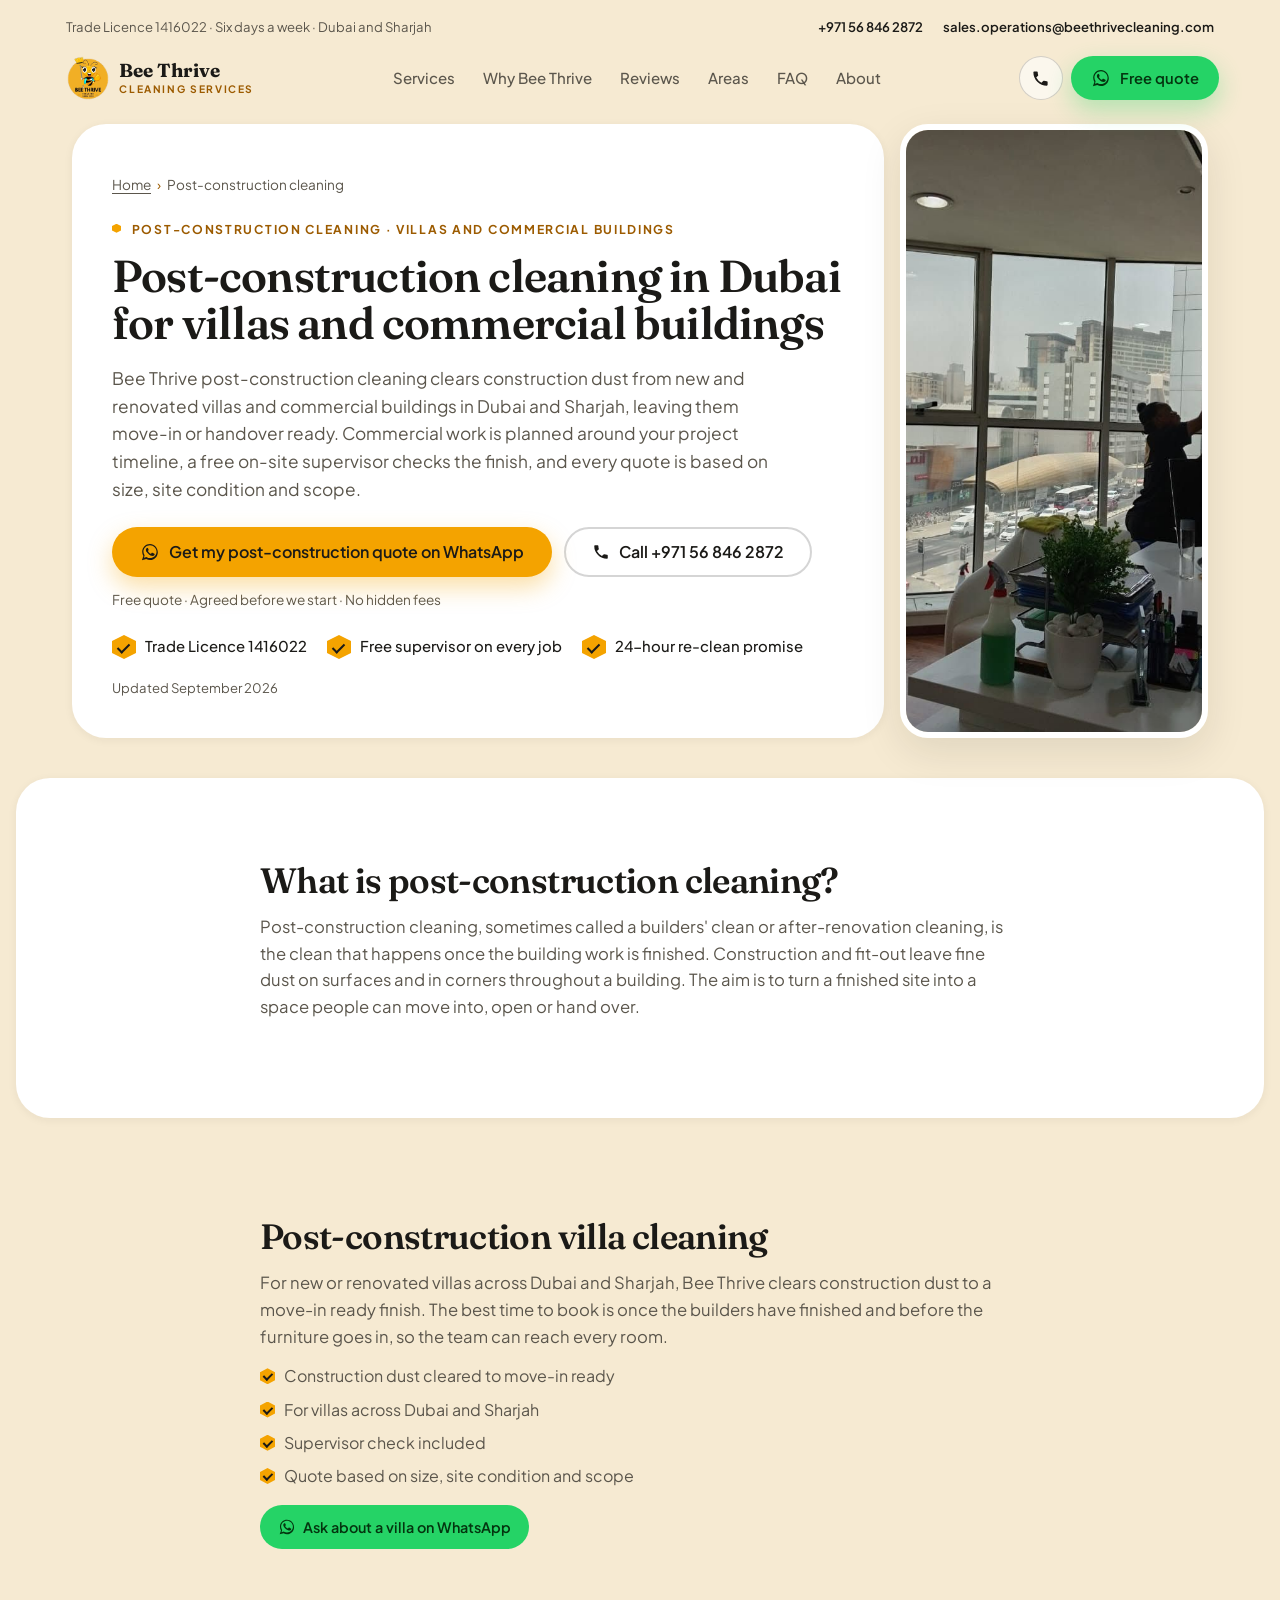
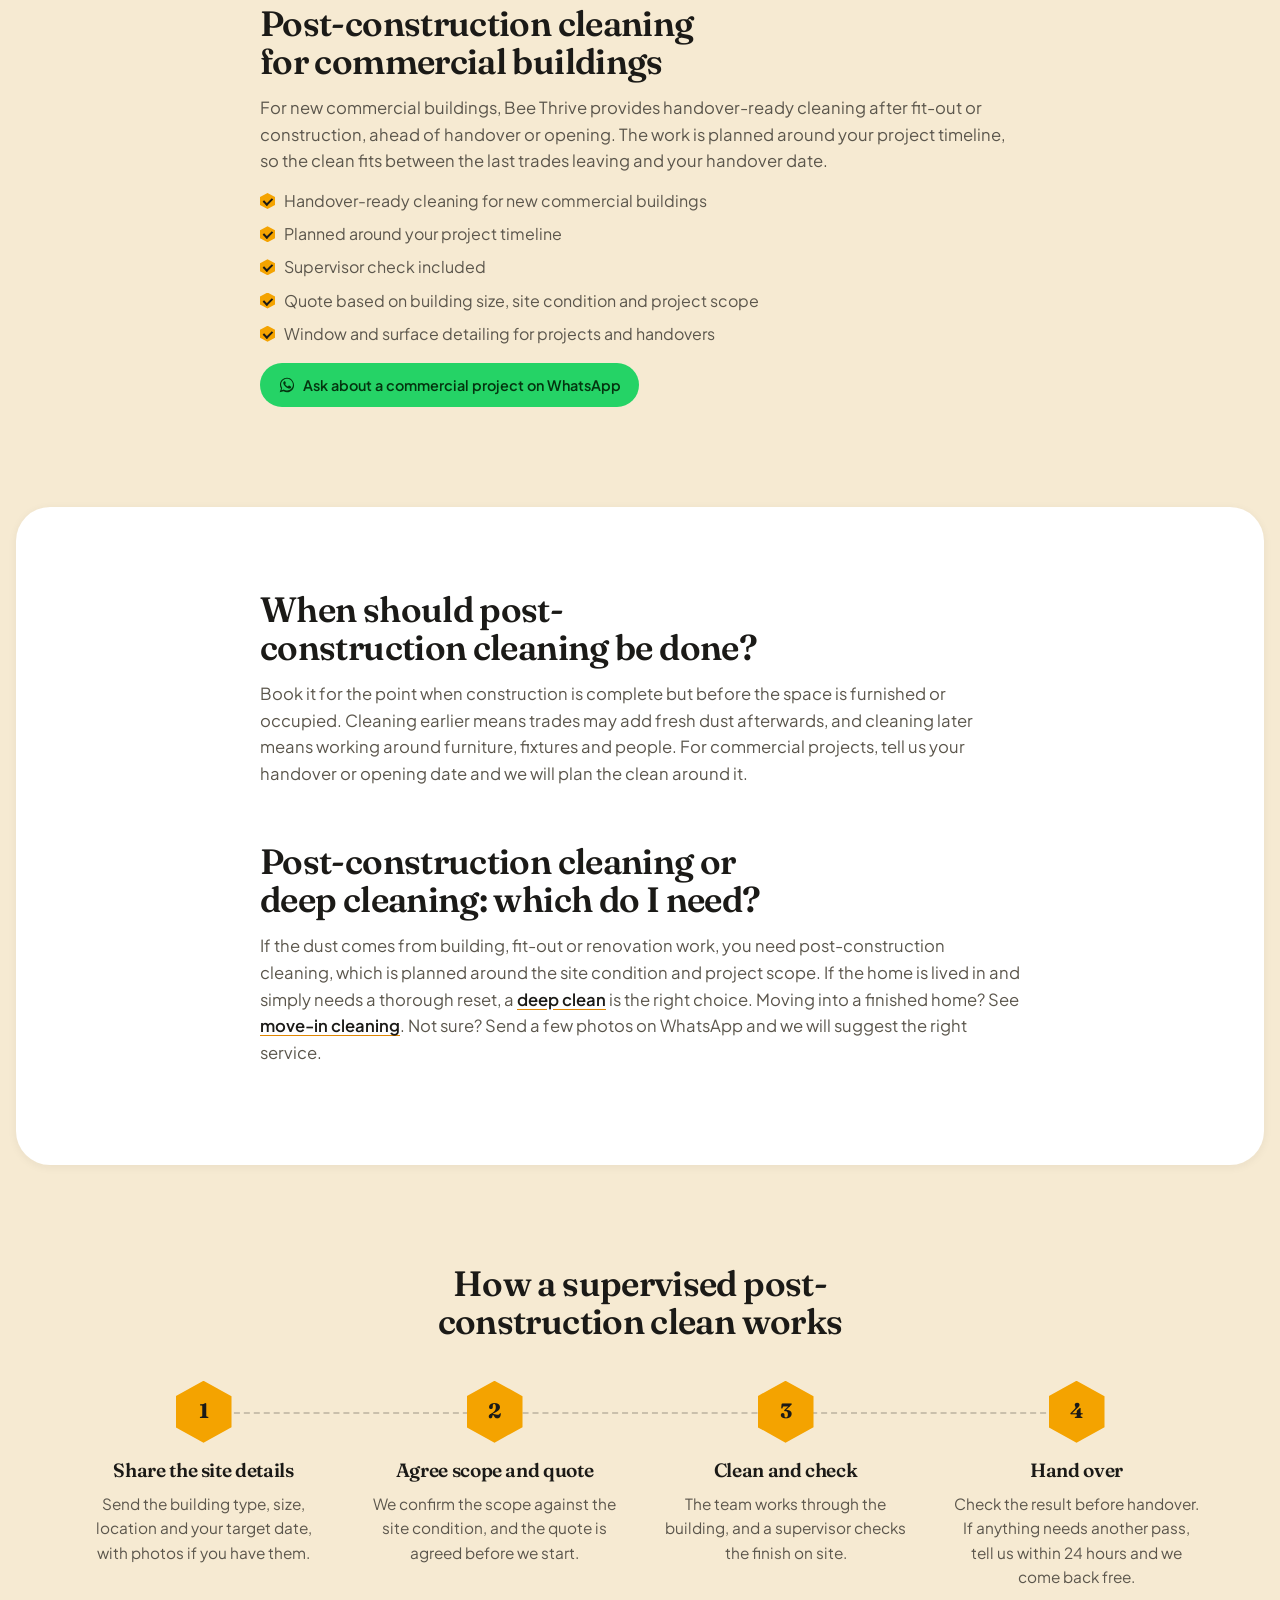
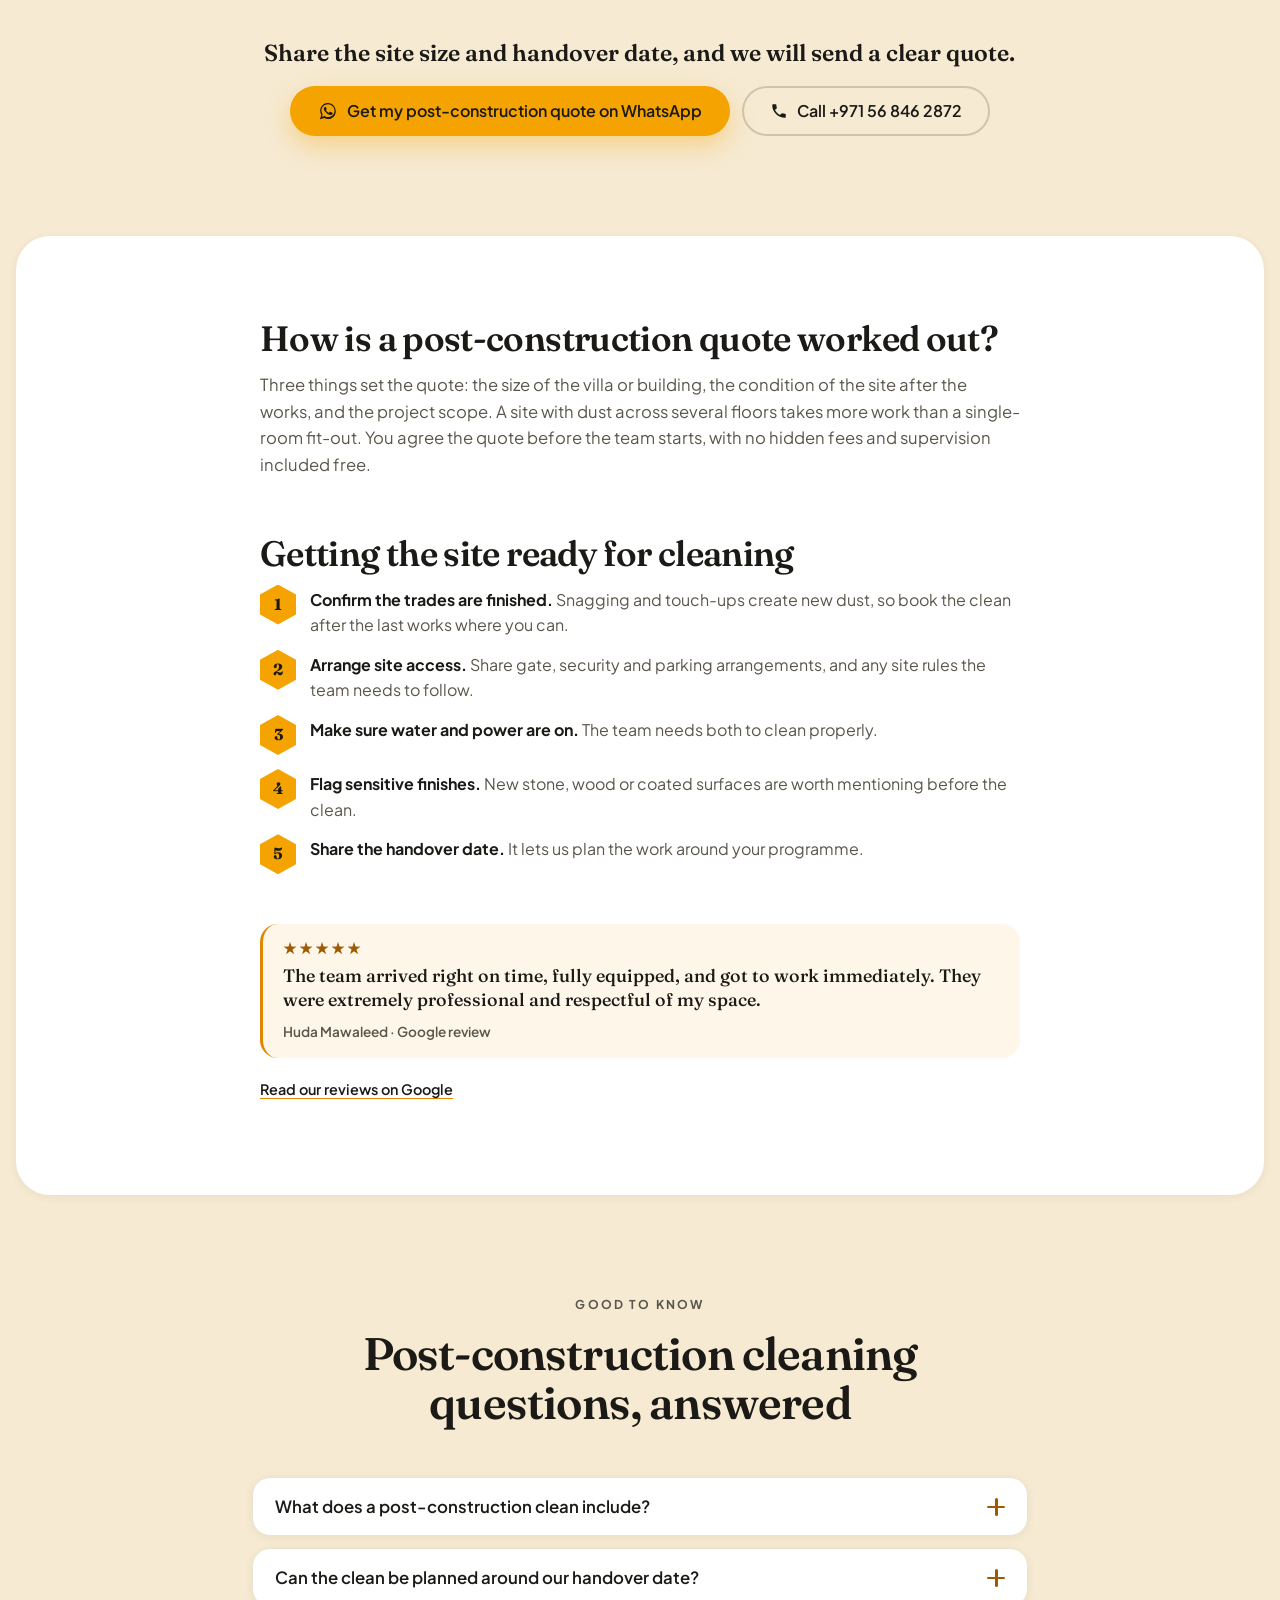
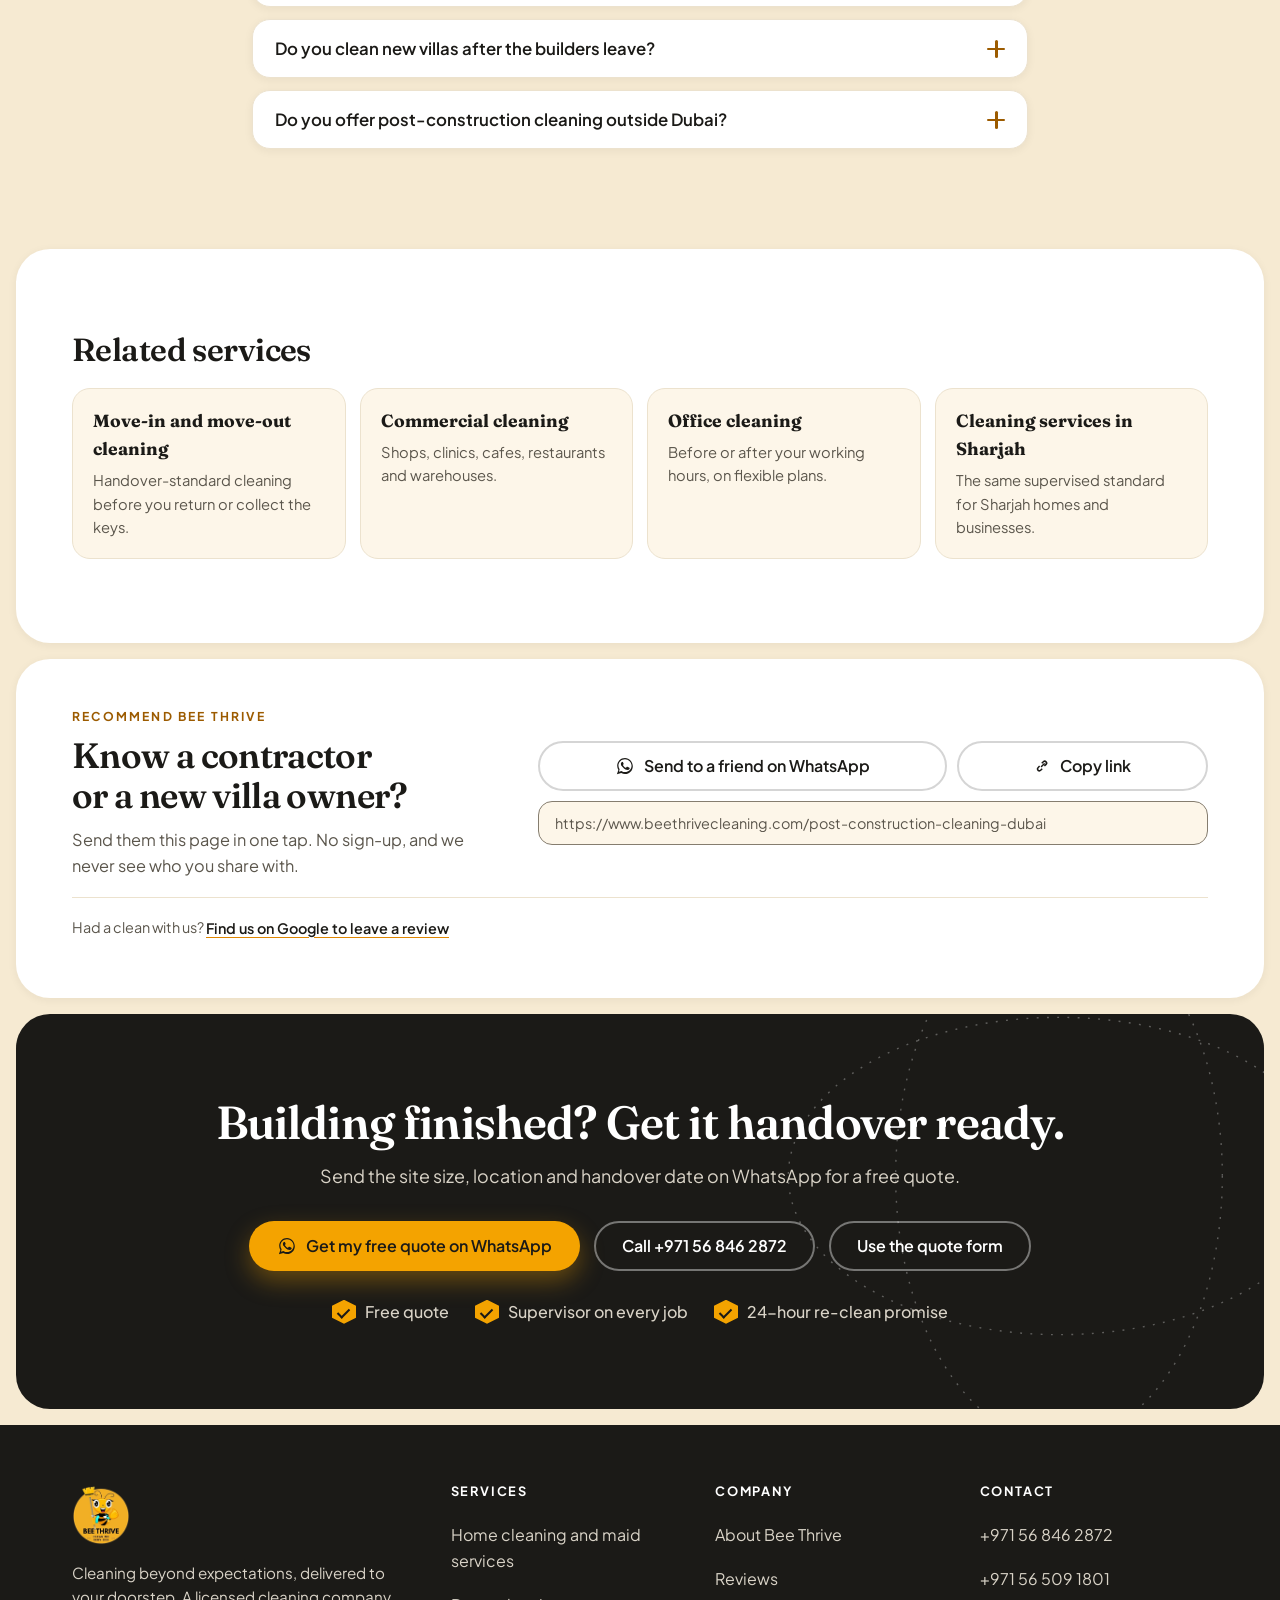
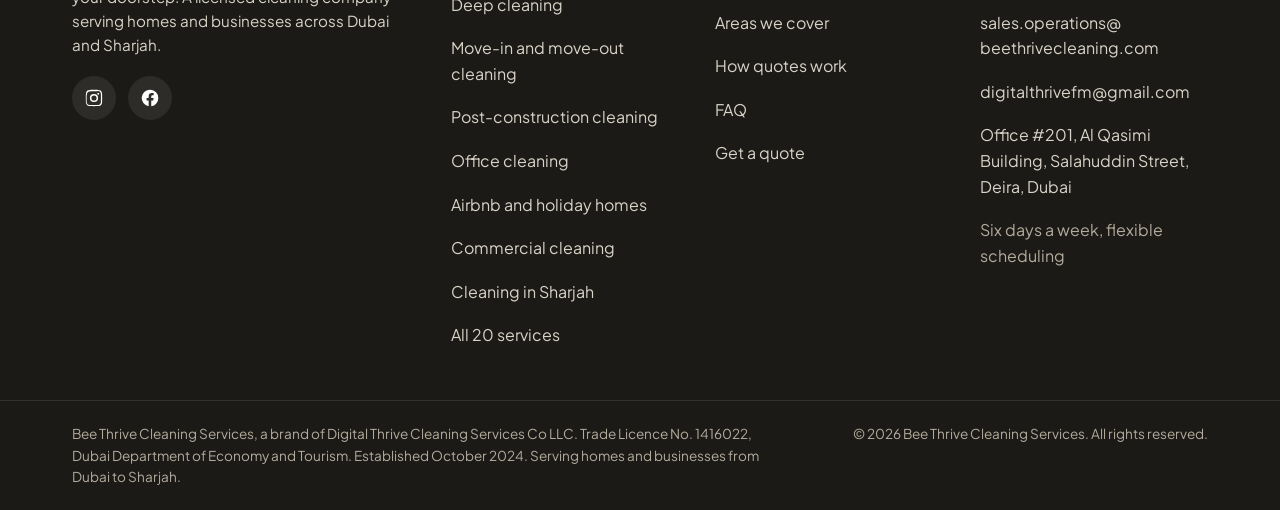
<file: post-construction-cleaning-dubai.html>
<!DOCTYPE html>
<html lang="en">
<head>
  <meta charset="UTF-8" />
  <meta name="viewport" content="width=device-width, initial-scale=1.0, viewport-fit=cover" />
  <title>Post-Construction Cleaning Dubai &amp; Sharjah | Bee Thrive</title>
  <meta name="description" content="Post-construction cleaning for new villas and commercial buildings in Dubai and Sharjah, planned around your handover, with a free supervisor on site." />
  <link rel="canonical" href="https://www.beethrivecleaning.com/post-construction-cleaning-dubai" />
  <meta name="robots" content="index, follow, max-snippet:-1, max-image-preview:large, max-video-preview:-1" />
  <meta name="theme-color" content="#F4A300" />

  <meta property="og:type" content="website" />
  <meta property="og:site_name" content="Bee Thrive Cleaning Services" />
  <meta property="og:locale" content="en_AE" />
  <meta property="og:url" content="https://www.beethrivecleaning.com/post-construction-cleaning-dubai" />
  <meta property="og:title" content="Post-construction cleaning in Dubai for villas and buildings" />
  <meta property="og:description" content="Construction dust cleared to handover ready, with a free supervisor on site. Free WhatsApp quote." />
  <meta property="og:image" content="https://www.beethrivecleaning.com/assets/og/og-post-construction-v1.jpg" />
  <meta property="og:image:type" content="image/jpeg" />
  <meta property="og:image:width" content="1200" />
  <meta property="og:image:height" content="630" />
  <meta property="og:image:alt" content="Bee Thrive Cleaning Services share card: &quot;Post-construction cleaning for villas and buildings&quot;, with photos of real Bee Thrive work" />
  <meta name="twitter:card" content="summary_large_image" />
  <meta name="twitter:title" content="Post-construction cleaning in Dubai for villas and buildings" />
  <meta name="twitter:description" content="Construction dust cleared to handover ready, with a free supervisor on site. Free WhatsApp quote." />
  <meta name="twitter:image" content="https://www.beethrivecleaning.com/assets/og/og-post-construction-v1.jpg" />
  <meta name="twitter:image:alt" content="Bee Thrive Cleaning Services share card: &quot;Post-construction cleaning for villas and buildings&quot;, with photos of real Bee Thrive work" />

  <link rel="icon" href="/assets/favicon.ico" sizes="any" />
  <link rel="icon" type="image/png" href="/assets/favicon-32.png" sizes="32x32" />
  <link rel="apple-touch-icon" href="/assets/apple-touch.png" />
  <link rel="manifest" href="/site.webmanifest" />
  <link rel="preload" as="image" href="/assets/work-windows-2.jpg" fetchpriority="high" media="(min-width: 941px)" />

  <!-- Fonts: loaded without blocking render, with a no-JS fallback -->
  <link rel="preconnect" href="https://fonts.googleapis.com" />
  <link rel="preconnect" href="https://fonts.gstatic.com" crossorigin />
  <link rel="preload" as="style" href="https://fonts.googleapis.com/css2?family=Fraunces:ital,opsz,wght@0,9..144,400;0,9..144,500;0,9..144,600;0,9..144,700;1,9..144,500&family=Plus+Jakarta+Sans:wght@400;500;600;700&display=swap" />
  <link rel="stylesheet" href="https://fonts.googleapis.com/css2?family=Fraunces:ital,opsz,wght@0,9..144,400;0,9..144,500;0,9..144,600;0,9..144,700;1,9..144,500&family=Plus+Jakarta+Sans:wght@400;500;600;700&display=swap" media="print" onload="this.media='all'" />
  <noscript>
    <link rel="stylesheet" href="https://fonts.googleapis.com/css2?family=Fraunces:ital,opsz,wght@0,9..144,400;0,9..144,500;0,9..144,600;0,9..144,700;1,9..144,500&family=Plus+Jakarta+Sans:wght@400;500;600;700&display=swap" />
  </noscript>

  <link rel="stylesheet" href="/styles.css" />
  <link rel="stylesheet" href="/pages.css" />

  <script type="application/ld+json">
{
  "@context": "https://schema.org",
  "@graph": [
    {
      "@type": "WebPage",
      "@id": "https://www.beethrivecleaning.com/post-construction-cleaning-dubai#webpage",
      "url": "https://www.beethrivecleaning.com/post-construction-cleaning-dubai",
      "name": "Post-Construction Cleaning Dubai & Sharjah | Bee Thrive",
      "description": "Post-construction cleaning for new villas and commercial buildings in Dubai and Sharjah, planned around your handover, with a free supervisor on site.",
      "isPartOf": {
        "@id": "https://www.beethrivecleaning.com/#website"
      },
      "about": {
        "@id": "https://www.beethrivecleaning.com/post-construction-cleaning-dubai#service"
      },
      "primaryImageOfPage": {
        "@id": "https://www.beethrivecleaning.com/post-construction-cleaning-dubai#primaryimage"
      },
      "breadcrumb": {
        "@id": "https://www.beethrivecleaning.com/post-construction-cleaning-dubai#breadcrumb"
      },
      "inLanguage": "en-AE",
      "dateModified": "2026-09-29"
    },
    {
      "@type": "WebSite",
      "@id": "https://www.beethrivecleaning.com/#website",
      "url": "https://www.beethrivecleaning.com/",
      "name": "Bee Thrive Cleaning Services",
      "alternateName": "Bee Thrive",
      "inLanguage": "en-AE",
      "publisher": {
        "@id": "https://www.beethrivecleaning.com/#business"
      }
    },
    {
      "@type": "ImageObject",
      "@id": "https://www.beethrivecleaning.com/post-construction-cleaning-dubai#primaryimage",
      "url": "https://www.beethrivecleaning.com/assets/work-windows-2.jpg",
      "contentUrl": "https://www.beethrivecleaning.com/assets/work-windows-2.jpg",
      "width": 1280,
      "height": 958,
      "caption": "A Bee Thrive professional cleaning high office windows above a Deira street in Dubai"
    },
    {
      "@type": "Service",
      "@id": "https://www.beethrivecleaning.com/post-construction-cleaning-dubai#service",
      "name": "Post-construction cleaning",
      "serviceType": "Post-construction cleaning for villas and commercial buildings",
      "description": "Bee Thrive post-construction cleaning clears construction dust from new and renovated villas and commercial buildings in Dubai and Sharjah, leaving them move-in or handover ready. Commercial work is planned around your project timeline, a free on-site supervisor checks the finish, and every quote is based on size, site condition and scope.",
      "provider": {
        "@id": "https://www.beethrivecleaning.com/#business"
      },
      "areaServed": [
        {
          "@type": "City",
          "name": "Dubai",
          "sameAs": "https://www.wikidata.org/wiki/Q612"
        },
        {
          "@type": "City",
          "name": "Sharjah",
          "sameAs": "https://www.wikidata.org/wiki/Q289693"
        }
      ],
      "url": "https://www.beethrivecleaning.com/post-construction-cleaning-dubai",
      "image": {
        "@id": "https://www.beethrivecleaning.com/post-construction-cleaning-dubai#primaryimage"
      }
    },
    {
      "@type": "HousekeepingService",
      "@id": "https://www.beethrivecleaning.com/#business",
      "name": "Bee Thrive Cleaning Services",
      "alternateName": "Bee Thrive",
      "url": "https://www.beethrivecleaning.com/",
      "telephone": "+971 56 846 2872",
      "email": "sales.operations@beethrivecleaning.com",
      "image": "https://www.beethrivecleaning.com/assets/og/og-home-v1.jpg",
      "logo": "https://www.beethrivecleaning.com/assets/icon-512.png",
      "address": {
        "@type": "PostalAddress",
        "streetAddress": "Office #201, Al Qasimi Building, Salahuddin Street, Deira",
        "addressLocality": "Dubai",
        "addressRegion": "Dubai",
        "addressCountry": "AE"
      },
      "sameAs": [
        "https://www.instagram.com/beethrivecleaning",
        "https://www.facebook.com/profile.php?id=61576092291203",
        "https://www.google.com/maps?cid=14709114580816797633"
      ]
    },
    {
      "@type": "BreadcrumbList",
      "@id": "https://www.beethrivecleaning.com/post-construction-cleaning-dubai#breadcrumb",
      "itemListElement": [
        {
          "@type": "ListItem",
          "position": 1,
          "name": "Home",
          "item": "https://www.beethrivecleaning.com/"
        },
        {
          "@type": "ListItem",
          "position": 2,
          "name": "Post-construction cleaning",
          "item": "https://www.beethrivecleaning.com/post-construction-cleaning-dubai"
        }
      ]
    },
    {
      "@type": "FAQPage",
      "@id": "https://www.beethrivecleaning.com/post-construction-cleaning-dubai#faq",
      "mainEntity": [
        {
          "@type": "Question",
          "name": "What does a post-construction clean include?",
          "acceptedAnswer": {
            "@type": "Answer",
            "text": "A Bee Thrive post-construction clean clears construction dust to a move-in or handover-ready finish, for villas and for new commercial buildings. The exact scope depends on the site, so it is confirmed in your quote before work starts, and a supervisor checks the finish on site at no extra cost."
          }
        },
        {
          "@type": "Question",
          "name": "Can the clean be planned around our handover date?",
          "acceptedAnswer": {
            "@type": "Answer",
            "text": "Yes. Commercial post-construction cleaning is planned around your project timeline, after fit-out or construction and ahead of handover or opening. Share the handover date and any site constraints when you ask for a quote, and we will confirm a plan that fits them before the work starts."
          }
        },
        {
          "@type": "Question",
          "name": "Do you clean new villas after the builders leave?",
          "acceptedAnswer": {
            "@type": "Answer",
            "text": "Yes. Bee Thrive clears construction dust from new and renovated villas across Dubai and Sharjah so they are move-in ready. The ideal time is once the builders have finished and before the furniture goes in. Your quote is based on the villa's size, the site condition and the scope."
          }
        },
        {
          "@type": "Question",
          "name": "Do you offer post-construction cleaning outside Dubai?",
          "acceptedAnswer": {
            "@type": "Answer",
            "text": "Bee Thrive's post-construction cleaning covers villas and commercial buildings across Dubai and Sharjah. Beyond those two emirates, Bee Thrive takes on projects and events across all Emirates, with team size and timing planned around you. Send the location and project details on WhatsApp and we will confirm."
          }
        }
      ]
    }
  ]
}
  </script>
</head>
<body data-page="post-construction page">
  <a class="skip-link" href="#main">Skip to content</a>

  <!-- Icon sprite: each icon is drawn once and reused with <use href="#i-..."> -->
  <svg class="svg-sprite" aria-hidden="true" focusable="false" xmlns="http://www.w3.org/2000/svg">
    <symbol id="i-wa" viewBox="0 0 32 32"><path d="M16 3C9 3 3.5 8.5 3.5 15.5c0 2.4.7 4.7 1.9 6.7L3 29l7-1.8c1.9 1 4 1.6 6 1.6 7 0 12.5-5.5 12.5-12.5S23 3 16 3zm0 22.7c-1.8 0-3.6-.5-5.1-1.4l-.4-.2-4.2 1.1 1.1-4.1-.3-.4a10 10 0 01-1.6-5.5c0-5.6 4.6-10.2 10.5-10.2S26.5 9.9 26.5 15.5 21.9 25.7 16 25.7zm5.8-7.6c-.3-.2-1.9-.9-2.2-1-.3-.1-.5-.2-.7.2-.2.3-.8 1-1 1.2-.2.2-.4.2-.7.1-.3-.2-1.4-.5-2.6-1.6-1-.9-1.6-1.9-1.8-2.3-.2-.3 0-.5.1-.7l.5-.6c.2-.2.2-.3.4-.6.1-.2 0-.4 0-.6l-1-2.3c-.3-.6-.5-.5-.7-.5h-.6c-.2 0-.6.1-.9.4-.3.3-1.2 1.1-1.2 2.8s1.2 3.3 1.4 3.5c.2.2 2.5 3.8 6 5.3.8.4 1.5.6 2 .7.8.3 1.6.2 2.2.1.7-.1 1.9-.8 2.2-1.5.3-.7.3-1.4.2-1.5-.1-.2-.3-.3-.6-.4z"/></symbol>
    <symbol id="i-phone" viewBox="0 0 24 24"><path d="M6.6 10.8a15.6 15.6 0 006.6 6.6l2.2-2.2a1 1 0 011-.24 11.4 11.4 0 003.6.57 1 1 0 011 1V20a1 1 0 01-1 1A17 17 0 013 4a1 1 0 011-1h3.5a1 1 0 011 1c0 1.25.2 2.46.57 3.6a1 1 0 01-.25 1z"/></symbol>
    <symbol id="i-home" viewBox="0 0 24 24"><path d="M12 3l9 8h-3v9h-4v-6h-4v6H6v-9H3l9-8z"/></symbol>
    <symbol id="i-business" viewBox="0 0 24 24"><path d="M3 21V8l9-5 9 5v13h-6v-6H9v6H3z"/></symbol>
    <symbol id="i-holiday" viewBox="0 0 24 24"><path d="M3 11h18v2H3zm2 3h14v6h-2v-2H7v2H5v-6zm3-9h8a3 3 0 013 3v2H5V8a3 3 0 013-3z"/></symbol>
    <symbol id="i-person" viewBox="0 0 24 24"><path d="M12 2a4 4 0 014 4 4 4 0 01-8 0 4 4 0 014-4zm0 10c4 0 8 2 8 5v3H4v-3c0-3 4-5 8-5z"/></symbol>
    <symbol id="i-box" viewBox="0 0 24 24"><path d="M12 2l9 4.5v11L12 22l-9-4.5v-11L12 2zm0 2.2L6.2 7.1 12 10l5.8-2.9L12 4.2zM5 8.7v7.6l6 3v-7.6l-6-3zm14 0l-6 3v7.6l6-3V8.7z"/></symbol>
    <symbol id="i-build" viewBox="0 0 24 24"><path d="M11 4h2a1 1 0 011 1v3.1A7 7 0 0119 15v1h2v3H3v-3h2v-1a7 7 0 015-6.9V5a1 1 0 011-1zm-1 6.3A5 5 0 007 15v1h10v-1a5 5 0 00-3-4.7V13h-4v-2.7z"/></symbol>
    <symbol id="i-spark" viewBox="0 0 24 24"><path d="M12 2l2.3 6.4L21 11l-6.7 2.6L12 20l-2.3-6.4L3 11l6.7-2.6L12 2zm7 13l.9 2.1L22 18l-2.1.9L19 21l-.9-2.1L16 18l2.1-.9L19 15z"/></symbol>
    <symbol id="i-moon" viewBox="0 0 24 24"><path d="M13.4 2.1A10 10 0 1021.9 14 8 8 0 0113.4 2.1z"/></symbol>
    <symbol id="i-flag" viewBox="0 0 24 24"><path d="M5 3h14a1 1 0 011 1v16l-8-4.5L4 20V4a1 1 0 011-1z"/></symbol>
    <symbol id="i-arrow" viewBox="0 0 24 24"><path d="M5 12h13M13 6l6 6-6 6" fill="none" stroke="currentColor" stroke-width="2.2" stroke-linecap="round" stroke-linejoin="round"/></symbol>
    <symbol id="i-seal" viewBox="0 0 24 24"><path d="M12 2l2.4 1.8 3-.3 1 2.8 2.6 1.5-.7 2.9.7 2.9-2.6 1.5-1 2.8-3-.3L12 22l-2.4-1.8-3 .3-1-2.8L3 16.5l.7-2.9L3 10.7l2.6-1.5 1-2.8 3 .3L12 2z" fill="#F4A300"/><path d="M10.4 14.6l-2.1-2.1-1.3 1.3 3.4 3.4 6-6-1.3-1.3z" fill="#1B1A17"/></symbol>
    <symbol id="i-seal-ink" viewBox="0 0 24 24"><path d="M12 2l2.4 1.8 3-.3 1 2.8 2.6 1.5-.7 2.9.7 2.9-2.6 1.5-1 2.8-3-.3L12 22l-2.4-1.8-3 .3-1-2.8L3 16.5l.7-2.9L3 10.7l2.6-1.5 1-2.8 3 .3L12 2z" fill="#1B1A17"/><path d="M10.4 14.6l-2.1-2.1-1.3 1.3 3.4 3.4 6-6-1.3-1.3z" fill="#F4A300"/></symbol>
    <symbol id="i-share" viewBox="0 0 24 24"><path d="M18 2a3 3 0 00-2.96 3.5L8.5 9.1a3 3 0 100 5.8l6.54 3.6A3 3 0 1018 16a3 3 0 00-1.98.75l-6.1-3.37a3 3 0 000-.76l6.1-3.37A3 3 0 1018 2z"/></symbol>
    <symbol id="i-link" viewBox="0 0 24 24"><path d="M10.6 13.4a1 1 0 010-1.4l3.4-3.4a1 1 0 111.4 1.4L12 13.4a1 1 0 01-1.4 0zM8.5 19.5a3.5 3.5 0 01-2.5-6l2.1-2.1 1.4 1.4-2.1 2.1a1.5 1.5 0 002.1 2.1l2.1-2.1 1.4 1.4-2.1 2.1a3.5 3.5 0 01-2.4 1.1zm7.4-6.9l-1.4-1.4 2.1-2.1a1.5 1.5 0 00-2.1-2.1l-2.1 2.1-1.4-1.4 2.1-2.1a3.5 3.5 0 015 5z"/></symbol>
  </svg>

  <!-- ============ HEADER ============ -->
  <header class="site-header" id="top" data-wa-from="header">
    <div class="topbar">
      <div class="topbar-inner">
        <p>Trade Licence 1416022 · Six days a week · Dubai and Sharjah</p>
        <p class="topbar-links">
          <a data-call-primary href="/#contact">+971 56 846 2872</a>
          <a data-email href="/#contact">sales.operations@<wbr>beethrivecleaning.com</a>
        </p>
      </div>
    </div>
    <div class="container header-inner">
      <a class="brand" href="/" aria-label="Bee Thrive Cleaning Services home">
        <img src="/assets/logo-mark-128.png" alt="Bee Thrive Cleaning Services logo" width="56" height="58" decoding="async" />
        <span class="brand-text"><span class="brand-name">Bee Thrive</span><span class="brand-sub">Cleaning Services</span></span>
      </a>
      <nav class="main-nav" id="main-nav" aria-label="Primary">
        <a href="/#services">Services</a>
        <a href="/#why">Why Bee Thrive</a>
        <a href="/#reviews">Reviews</a>
        <a href="/#areas">Areas</a>
        <a href="/#faq">FAQ</a>
        <a href="/about">About</a>
        <div class="nav-cta">
          <a class="btn btn-whatsapp btn-block" data-wa-link data-wa-service="Post-construction turnover" href="/#contact">
            <svg class="wa-ico" aria-hidden="true" focusable="false"><use href="#i-wa"/></svg>
            <span><span class="label-long">Get my free</span><span class="label-short">Free</span> quote on WhatsApp</span>
          </a>
          <a class="btn btn-ghost btn-block" data-call-primary href="/#contact">Call +971 56 846 2872</a>
        </div>
      </nav>
      <div class="header-actions">
        <a class="icon-btn" data-call-primary href="/#contact" aria-label="Call Bee Thrive on +971 56 846 2872">
          <svg class="ph-ico" aria-hidden="true" focusable="false"><use href="#i-phone"/></svg>
        </a>
        <a class="btn btn-whatsapp" data-wa-link data-wa-service="Post-construction turnover" href="/#contact">
          <svg class="wa-ico" aria-hidden="true" focusable="false"><use href="#i-wa"/></svg> Free quote
        </a>
        <button class="nav-toggle" id="nav-toggle" aria-expanded="false" aria-controls="main-nav" aria-label="Open menu"><span></span><span></span><span></span></button>
      </div>
    </div>
  </header>

  <main id="main">
    <section class="page-hero" data-wa-from="hero" aria-labelledby="page-title">
      <div class="container page-hero-inner">
        <div class="page-hero-copy">
          <nav class="breadcrumbs" aria-label="Breadcrumb">
            <ol><li><a href="/">Home</a></li><li><span aria-current="page">Post-construction cleaning</span></li></ol>
          </nav>
          <p class="eyebrow"><span class="hex-dot" aria-hidden="true"></span> Post-construction cleaning · Villas and commercial buildings</p>
          <h1 id="page-title">Post-construction cleaning in Dubai for villas and commercial buildings</h1>
          <p class="page-lead">Bee Thrive post-construction cleaning clears construction dust from new and renovated villas and commercial buildings in Dubai and Sharjah, leaving them move-in or handover ready. Commercial work is planned around your project timeline, a free on-site supervisor checks the finish, and every quote is based on size, site condition and scope.</p>
          <div class="hero-cta" data-bar-trigger>
            <a class="btn btn-primary" data-wa-link data-wa-service="Post-construction turnover" href="/#contact">
              <svg class="wa-ico" aria-hidden="true" focusable="false"><use href="#i-wa"/></svg> <span><span class="label-long">Get my post-construction quote</span><span class="label-short">Post-build quote</span> on WhatsApp</span></a>
            <a class="btn btn-ghost" data-call-primary href="/#contact">
              <svg class="ph-ico" aria-hidden="true" focusable="false"><use href="#i-phone"/></svg> Call +971 56 846 2872</a>
          </div>
          <p class="cta-micro">Free quote · Agreed before we start · No hidden fees</p>
          <ul class="hero-trust">
            <li><span class="hex-check" aria-hidden="true"></span> Trade Licence 1416022</li>
            <li><span class="hex-check" aria-hidden="true"></span> Free supervisor on every job</li>
            <li><span class="hex-check" aria-hidden="true"></span> 24-hour re-clean promise</li>
          </ul>
          <p class="page-updated">Updated <time datetime="2026-09-29">September 2026</time></p>
        </div>
        <figure class="page-hero-photo">
          <img src="/assets/work-windows-2.jpg" alt="A Bee Thrive professional cleaning high office windows above a Deira street in Dubai" width="1280" height="958" fetchpriority="high" decoding="async" />
        </figure>
      </div>
    </section>

    <section class="section panel" aria-labelledby="what-is-title">
      <div class="container">
        <div class="prose" id="what-is" data-wa-from="what is post-construction cleaning">
          <h2 id="what-is-title">What is post-construction cleaning?</h2>
          <p>Post-construction cleaning, sometimes called a builders' clean or after-renovation cleaning, is the clean that happens once the building work is finished. Construction and fit-out leave fine dust on surfaces and in corners throughout a building. The aim is to turn a finished site into a space people can move into, open or hand over.</p>
        </div>
      </div>
    </section>

    <section class="section on-canvas" aria-labelledby="villas-title">
      <div class="container">
        <div class="prose" id="villas" data-wa-from="post-construction villas">
          <h2 id="villas-title">Post-construction villa cleaning</h2>
          <p>For new or renovated villas across Dubai and Sharjah, Bee Thrive clears construction dust to a move-in ready finish. The best time to book is once the builders have finished and before the furniture goes in, so the team can reach every room.</p>
          <ul class="tick-list tick-list-lg">
            <li>Construction dust cleared to move-in ready</li>
            <li>For villas across Dubai and Sharjah</li>
            <li>Supervisor check included</li>
            <li>Quote based on size, site condition and scope</li>
          </ul>
          <p class="page-btn"><a class="btn btn-sm btn-wa-soft" data-wa-link data-wa-service="Post-construction villa turnover" href="/#contact"><svg class="wa-ico" aria-hidden="true" focusable="false"><use href="#i-wa"/></svg> Ask about a villa on WhatsApp</a></p>
        </div>
        <div class="prose" id="commercial" data-wa-from="post-construction commercial">
          <h2 id="commercial-title">Post-construction cleaning for commercial buildings</h2>
          <p>For new commercial buildings, Bee Thrive provides handover-ready cleaning after fit-out or construction, ahead of handover or opening. The work is planned around your project timeline, so the clean fits between the last trades leaving and your handover date.</p>
          <ul class="tick-list tick-list-lg">
            <li>Handover-ready cleaning for new commercial buildings</li>
            <li>Planned around your project timeline</li>
            <li>Supervisor check included</li>
            <li>Quote based on building size, site condition and project scope</li>
            <li>Window and surface detailing for projects and handovers</li>
          </ul>
          <p class="page-btn"><a class="btn btn-sm btn-wa-soft" data-wa-link data-wa-service="Post-construction commercial turnover" href="/#contact"><svg class="wa-ico" aria-hidden="true" focusable="false"><use href="#i-wa"/></svg> Ask about a commercial project on WhatsApp</a></p>
        </div>
      </div>
    </section>

    <section class="section panel" aria-labelledby="when-title">
      <div class="container">
        <div class="prose" id="when" data-wa-from="when to book">
          <h2 id="when-title">When should post-construction cleaning be done?</h2>
          <p>Book it for the point when construction is complete but before the space is furnished or occupied. Cleaning earlier means trades may add fresh dust afterwards, and cleaning later means working around furniture, fixtures and people. For commercial projects, tell us your handover or opening date and we will plan the clean around it.</p>
        </div>
        <div class="prose" id="which" data-wa-from="post-construction vs deep cleaning">
          <h2 id="which-title">Post-construction cleaning or deep cleaning: which do I need?</h2>
          <p>If the dust comes from building, fit-out or renovation work, you need post-construction cleaning, which is planned around the site condition and project scope. If the home is lived in and simply needs a thorough reset, a <a href="/deep-cleaning-dubai">deep clean</a> is the right choice. Moving into a finished home? See <a href="/move-in-move-out-cleaning-dubai">move-in cleaning</a>. Not sure? Send a few photos on WhatsApp and we will suggest the right service.</p>
        </div>
      </div>
    </section>

    <section class="section on-canvas" aria-labelledby="how-title">
      <div class="container">
        <div class="page-wide" id="how" data-wa-from="how it works">
          <header class="section-head"><h2 id="how-title">How a supervised post-construction clean works</h2></header>
          <ol class="steps">
            <li class="step"><span class="hex-num" aria-hidden="true">1</span><h3>Share the site details</h3><p>Send the building type, size, location and your target date, with photos if you have them.</p></li>
            <li class="step"><span class="hex-num" aria-hidden="true">2</span><h3>Agree scope and quote</h3><p>We confirm the scope against the site condition, and the quote is agreed before we start.</p></li>
            <li class="step"><span class="hex-num" aria-hidden="true">3</span><h3>Clean and check</h3><p>The team works through the building, and a supervisor checks the finish on site.</p></li>
            <li class="step"><span class="hex-num" aria-hidden="true">4</span><h3>Hand over</h3><p>Check the result before handover. If anything needs another pass, tell us within 24 hours and we come back free.</p></li>
          </ol>
          <div class="cta-pair" data-wa-from="mid-page call to action"><p class="cta-line">Share the site size and handover date, and we will send a clear quote.</p><div class="cta-buttons">
            <a class="btn btn-primary" data-wa-link data-wa-service="Post-construction turnover" href="/#contact"><svg class="wa-ico" aria-hidden="true" focusable="false"><use href="#i-wa"/></svg> <span><span class="label-long">Get my post-construction quote</span><span class="label-short">Post-build quote</span> on WhatsApp</span></a>
            <a class="btn btn-ghost" data-call-primary href="/#contact"><svg class="ph-ico" aria-hidden="true" focusable="false"><use href="#i-phone"/></svg> Call +971 56 846 2872</a>
          </div></div>
        </div>
      </div>
    </section>

    <section class="section panel" aria-labelledby="quote-title">
      <div class="container">
        <div class="prose" id="quote" data-wa-from="how quotes work">
          <h2 id="quote-title">How is a post-construction quote worked out?</h2>
          <p>Three things set the quote: the size of the villa or building, the condition of the site after the works, and the project scope. A site with dust across several floors takes more work than a single-room fit-out. You agree the quote before the team starts, with no hidden fees and supervision included free.</p>
        </div>
        <div class="prose" id="site-ready" data-wa-from="getting the site ready">
          <h2 id="site-ready-title">Getting the site ready for cleaning</h2>
          <ol class="prep-list">
            <li><strong>Confirm the trades are finished.</strong> Snagging and touch-ups create new dust, so book the clean after the last works where you can.</li>
            <li><strong>Arrange site access.</strong> Share gate, security and parking arrangements, and any site rules the team needs to follow.</li>
            <li><strong>Make sure water and power are on.</strong> The team needs both to clean properly.</li>
            <li><strong>Flag sensitive finishes.</strong> New stone, wood or coated surfaces are worth mentioning before the clean.</li>
            <li><strong>Share the handover date.</strong> It lets us plan the work around your programme.</li>
          </ol>
        </div>
        <div class="page-review-wrap" data-wa-from="review">
          <figure class="hero-quote page-review">
            <div class="stars" role="img" aria-label="Rated 5 out of 5 stars">&#9733;&#9733;&#9733;&#9733;&#9733;</div>
            <blockquote>The team arrived right on time, fully equipped, and got to work immediately. They were extremely professional and respectful of my space.</blockquote>
            <figcaption>Huda Mawaleed · Google review</figcaption>
          </figure>
          <p class="page-note"><a data-maps href="https://www.google.com/maps?cid=14709114580816797633">Read our reviews on Google</a></p>
        </div>
      </div>
    </section>

    <section class="section on-canvas" id="faq" data-wa-from="FAQ" aria-labelledby="faq-title">
      <div class="container container-narrow">
        <header class="section-head"><p class="kicker">Good to know</p><h2 id="faq-title">Post-construction cleaning questions, answered</h2></header>
        <div class="faq">
        <div class="faq-item">
          <h3 class="faq-h"><button type="button" class="faq-q">What does a post-construction clean include?<span class="faq-icon" aria-hidden="true"></span></button></h3>
          <div class="faq-a"><p>A Bee Thrive post-construction clean clears construction dust to a move-in or handover-ready finish, for villas and for new commercial buildings. The exact scope depends on the site, so it is confirmed in your quote before work starts, and a supervisor checks the finish on site at no extra cost.</p></div>
        </div>
        <div class="faq-item">
          <h3 class="faq-h"><button type="button" class="faq-q">Can the clean be planned around our handover date?<span class="faq-icon" aria-hidden="true"></span></button></h3>
          <div class="faq-a"><p>Yes. Commercial post-construction cleaning is planned around your project timeline, after fit-out or construction and ahead of handover or opening. Share the handover date and any site constraints when you ask for a quote, and we will confirm a plan that fits them before the work starts.</p></div>
        </div>
        <div class="faq-item">
          <h3 class="faq-h"><button type="button" class="faq-q">Do you clean new villas after the builders leave?<span class="faq-icon" aria-hidden="true"></span></button></h3>
          <div class="faq-a"><p>Yes. Bee Thrive clears construction dust from new and renovated villas across Dubai and Sharjah so they are move-in ready. The ideal time is once the builders have finished and before the furniture goes in. Your quote is based on the villa's size, the site condition and the scope.</p></div>
        </div>
        <div class="faq-item">
          <h3 class="faq-h"><button type="button" class="faq-q">Do you offer post-construction cleaning outside Dubai?<span class="faq-icon" aria-hidden="true"></span></button></h3>
          <div class="faq-a"><p>Bee Thrive's post-construction cleaning covers villas and commercial buildings across Dubai and Sharjah. Beyond those two emirates, Bee Thrive takes on projects and events across all Emirates, with team size and timing planned around you. Send the location and project details on WhatsApp and we will confirm.</p></div>
        </div>
        </div>
      </div>
    </section>

    <section class="section panel" data-wa-from="related services" aria-labelledby="related-title">
      <div class="container">
        <h2 id="related-title" class="related-title">Related services</h2>
        <ul class="related-grid">
          <li><a class="related-card" href="/move-in-move-out-cleaning-dubai"><strong>Move-in and move-out cleaning</strong><span>Handover-standard cleaning before you return or collect the keys.</span></a></li>
          <li><a class="related-card" href="/commercial-cleaning-dubai"><strong>Commercial cleaning</strong><span>Shops, clinics, cafes, restaurants and warehouses.</span></a></li>
          <li><a class="related-card" href="/office-cleaning-dubai"><strong>Office cleaning</strong><span>Before or after your working hours, on flexible plans.</span></a></li>
          <li><a class="related-card" href="/cleaning-services-sharjah"><strong>Cleaning services in Sharjah</strong><span>The same supervised standard for Sharjah homes and businesses.</span></a></li>
        </ul>
      </div>
    </section>

    <section class="share-block" id="recommend" data-share data-share-text="Thought this might help: Bee Thrive does post-construction cleaning for new villas and commercial buildings in Dubai, with a free supervisor on site." data-wa-from="recommend" aria-labelledby="share-title">
      <div class="container share-inner">
        <div class="share-copy">
          <p class="kicker">Recommend Bee Thrive</p>
          <h2 id="share-title">Know a contractor or a new villa owner?</h2>
          <p>Send them this page in one tap. No sign-up, and we never see who you share with.</p>
        </div>
        <div class="share-actions">
          <a class="btn btn-ghost" data-share-wa href="#recommend"><svg class="wa-ico" aria-hidden="true" focusable="false"><use href="#i-wa"/></svg> Send to a friend on WhatsApp</a>
          <button type="button" class="btn btn-ghost" data-share-copy><svg class="ph-ico" aria-hidden="true" focusable="false"><use href="#i-link"/></svg> Copy link</button>
          <button type="button" class="btn btn-ghost" data-share-native hidden><svg class="ph-ico" aria-hidden="true" focusable="false"><use href="#i-share"/></svg> More ways to share</button>
          <label class="visually-hidden" for="share-url">Link to this page</label>
          <input class="share-url" id="share-url" type="text" readonly value="https://www.beethrivecleaning.com/post-construction-cleaning-dubai" />
          <p class="share-status" role="status" aria-live="polite"></p>
        </div>
        <p class="share-review">Had a clean with us? <a data-review-link data-review-label="Leave a Google review" href="https://www.google.com/maps?cid=14709114580816797633">Find us on Google to leave a review</a></p>
      </div>
    </section>

    <section class="panel-ink final-cta" data-wa-from="final call to action" data-bar-hide aria-labelledby="final-title">
      <div class="orbit" aria-hidden="true">
        <div class="o1"><svg viewBox="0 0 600 600" fill="none" xmlns="http://www.w3.org/2000/svg"><ellipse cx="300" cy="300" rx="290" ry="170" stroke="rgba(252,252,252,0.30)" stroke-width="1.5" stroke-dasharray="2 9"/></svg></div>
        <div class="o2"><svg viewBox="0 0 600 600" fill="none" xmlns="http://www.w3.org/2000/svg"><ellipse cx="300" cy="300" rx="175" ry="285" stroke="rgba(252,252,252,0.30)" stroke-width="1.5" stroke-dasharray="2 9"/></svg></div>
      </div>
      <div class="container final-cta-inner">
        <h2 id="final-title">Building finished? Get it handover ready.</h2>
        <p>Send the site size, location and handover date on WhatsApp for a free quote.</p>
        <div class="final-cta-actions">
          <a class="btn btn-primary" data-wa-link data-wa-service="Post-construction turnover" href="/#contact"><svg class="wa-ico" aria-hidden="true" focusable="false"><use href="#i-wa"/></svg> <span><span class="label-long">Get my free</span><span class="label-short">Free</span> quote on WhatsApp</span></a>
          <a class="btn btn-ghost-light" data-call-primary href="/#contact">Call +971 56 846 2872</a>
          <a class="btn btn-ghost-light" href="/#contact">Use the quote form</a>
        </div>
        <ul class="final-ticks">
          <li><span class="hex-check" aria-hidden="true"></span> Free quote</li>
          <li><span class="hex-check" aria-hidden="true"></span> Supervisor on every job</li>
          <li><span class="hex-check" aria-hidden="true"></span> 24-hour re-clean promise</li>
        </ul>
      </div>
    </section>
  </main>

  <!-- ============ FOOTER ============ -->
  <footer class="site-footer" data-wa-from="footer">
    <div class="container footer-grid">
      <div class="footer-brand">
        <h2 class="visually-hidden">Bee Thrive Cleaning Services</h2>
        <a class="brand brand-footer" href="/" aria-label="Bee Thrive Cleaning Services home">
          <img src="/assets/logo-mark-128.png" srcset="/assets/logo-mark-128.png 1x, /assets/logo-mark@400.png 3x" alt="Bee Thrive Cleaning Services logo" width="64" height="66" loading="lazy" decoding="async" />
        </a>
        <p>Cleaning beyond expectations, delivered to your doorstep. A licensed cleaning company serving homes and businesses across Dubai and Sharjah.</p>
        <div class="footer-social">
          <a data-instagram href="https://www.instagram.com/beethrivecleaning" aria-label="Instagram"><svg viewBox="0 0 24 24" aria-hidden="true"><path d="M12 2.2c3.2 0 3.6 0 4.8.07 1.2.06 1.8.25 2.2.41.6.22 1 .48 1.4.9.42.4.68.8.9 1.4.16.4.35 1 .41 2.2.07 1.2.07 1.6.07 4.8s0 3.6-.07 4.8c-.06 1.2-.25 1.8-.41 2.2-.22.6-.48 1-.9 1.4-.4.42-.8.68-1.4.9-.4.16-1 .35-2.2.41-1.2.07-1.6.07-4.8.07s-3.6 0-4.8-.07c-1.2-.06-1.8-.25-2.2-.41a3.8 3.8 0 01-1.4-.9 3.8 3.8 0 01-.9-1.4c-.16-.4-.35-1-.41-2.2C2.2 15.6 2.2 15.2 2.2 12s0-3.6.07-4.8c.06-1.2.25-1.8.41-2.2.22-.6.48-1 .9-1.4.4-.42.8-.68 1.4-.9.4-.16 1-.35 2.2-.41C8.4 2.2 8.8 2.2 12 2.2zm0 1.8c-3.1 0-3.5 0-4.7.07-.9.04-1.4.2-1.7.32-.43.17-.74.37-1.06.69-.32.32-.52.63-.69 1.06-.12.3-.28.8-.32 1.7C3.2 8.5 3.2 8.9 3.2 12s0 3.5.07 4.7c.04.9.2 1.4.32 1.7.17.43.37.74.69 1.06.32.32.63.52 1.06.69.3.12.8.28 1.7.32 1.2.07 1.6.07 4.7.07s3.5 0 4.7-.07c.9-.04 1.4-.2 1.7-.32.43-.17.74-.37 1.06-.69.32-.32.52-.63.69-1.06.12-.3.28-.8.32-1.7.07-1.2.07-1.6.07-4.7s0-3.5-.07-4.7c-.04-.9-.2-1.4-.32-1.7a2.8 2.8 0 00-.69-1.06 2.8 2.8 0 00-1.06-.69c-.3-.12-.8-.28-1.7-.32C15.5 4 15.1 4 12 4zm0 3.1a4.9 4.9 0 110 9.8 4.9 4.9 0 010-9.8zm0 1.8a3.1 3.1 0 100 6.2 3.1 3.1 0 000-6.2zm5.1-3.2a1.15 1.15 0 110 2.3 1.15 1.15 0 010-2.3z"/></svg></a>
          <a data-facebook href="https://www.facebook.com/profile.php?id=61576092291203" aria-label="Facebook"><svg viewBox="0 0 24 24" aria-hidden="true"><path d="M22 12a10 10 0 10-11.6 9.9v-7H7.9V12h2.5V9.8c0-2.5 1.5-3.9 3.8-3.9 1.1 0 2.2.2 2.2.2v2.5h-1.3c-1.2 0-1.6.8-1.6 1.6V12h2.8l-.45 2.9h-2.35v7A10 10 0 0022 12z"/></svg></a>
        </div>
      </div>
      <div class="footer-col">
        <h3>Services</h3>
        <ul>
          <li><a href="/home-cleaning-dubai">Home cleaning and maid services</a></li>
          <li><a href="/deep-cleaning-dubai">Deep cleaning</a></li>
          <li><a href="/move-in-move-out-cleaning-dubai">Move-in and move-out cleaning</a></li>
          <li><a href="/post-construction-cleaning-dubai">Post-construction cleaning</a></li>
          <li><a href="/office-cleaning-dubai">Office cleaning</a></li>
          <li><a href="/holiday-home-cleaning-dubai">Airbnb and holiday homes</a></li>
          <li><a href="/commercial-cleaning-dubai">Commercial cleaning</a></li>
          <li><a href="/cleaning-services-sharjah">Cleaning in Sharjah</a></li>
          <li><a href="/#services">All 20 services</a></li>
        </ul>
      </div>
      <div class="footer-col">
        <h3>Company</h3>
        <ul>
          <li><a href="/about">About Bee Thrive</a></li>
          <li><a href="/#reviews">Reviews</a></li>
          <li><a href="/#areas">Areas we cover</a></li>
          <li><a href="/#quote">How quotes work</a></li>
          <li><a href="/#faq">FAQ</a></li>
          <li><a href="/#contact">Get a quote</a></li>
        </ul>
      </div>
      <div class="footer-col">
        <h3>Contact</h3>
        <ul>
          <li><a data-call-primary href="/#contact">+971 56 846 2872</a></li>
          <li><a data-call-secondary href="/#contact">+971 56 509 1801</a></li>
          <li><a data-email href="/#contact">sales.operations@<wbr>beethrivecleaning.com</a></li>
          <li><a data-email-secondary href="/#contact">digitalthrivefm@<wbr>gmail.com</a></li>
          <li><a data-maps href="https://www.google.com/maps?cid=14709114580816797633">Office #201, Al Qasimi Building, Salahuddin Street, Deira, Dubai</a></li>
          <li class="footer-note">Six days a week, flexible scheduling</li>
        </ul>
      </div>
    </div>
    <div class="footer-bottom"><div class="container footer-bottom-inner">
      <p>Bee Thrive Cleaning Services, a brand of Digital Thrive Cleaning Services Co LLC. Trade Licence No. 1416022, Dubai Department of Economy and Tourism. Established October 2024. Serving homes and businesses from Dubai to Sharjah.</p>
      <p>&copy; <span id="year"></span> Bee Thrive Cleaning Services. All rights reserved.</p>
    </div></div>
  </footer>

  <div class="action-bar" id="action-bar" role="region" aria-label="Quick contact" data-wa-from="mobile bar">
    <a class="btn btn-whatsapp" data-wa-link data-wa-service="Post-construction turnover" href="/#contact"><svg class="wa-ico" aria-hidden="true" focusable="false"><use href="#i-wa"/></svg> WhatsApp quote</a>
    <a class="btn btn-ghost bar-call" data-call-primary href="/#contact"><svg class="ph-ico" aria-hidden="true" focusable="false"><use href="#i-phone"/></svg> Call</a>
  </div>
  <a class="fab-whatsapp" data-wa-link data-wa-service="Post-construction turnover" data-wa-from="WhatsApp button" href="/#contact" aria-label="WhatsApp quote. Chat with Bee Thrive on WhatsApp">
    <svg aria-hidden="true" focusable="false"><use href="#i-wa"/></svg><span>WhatsApp quote</span></a>

  <script src="/script.js"></script>
</body>
</html>
</file>
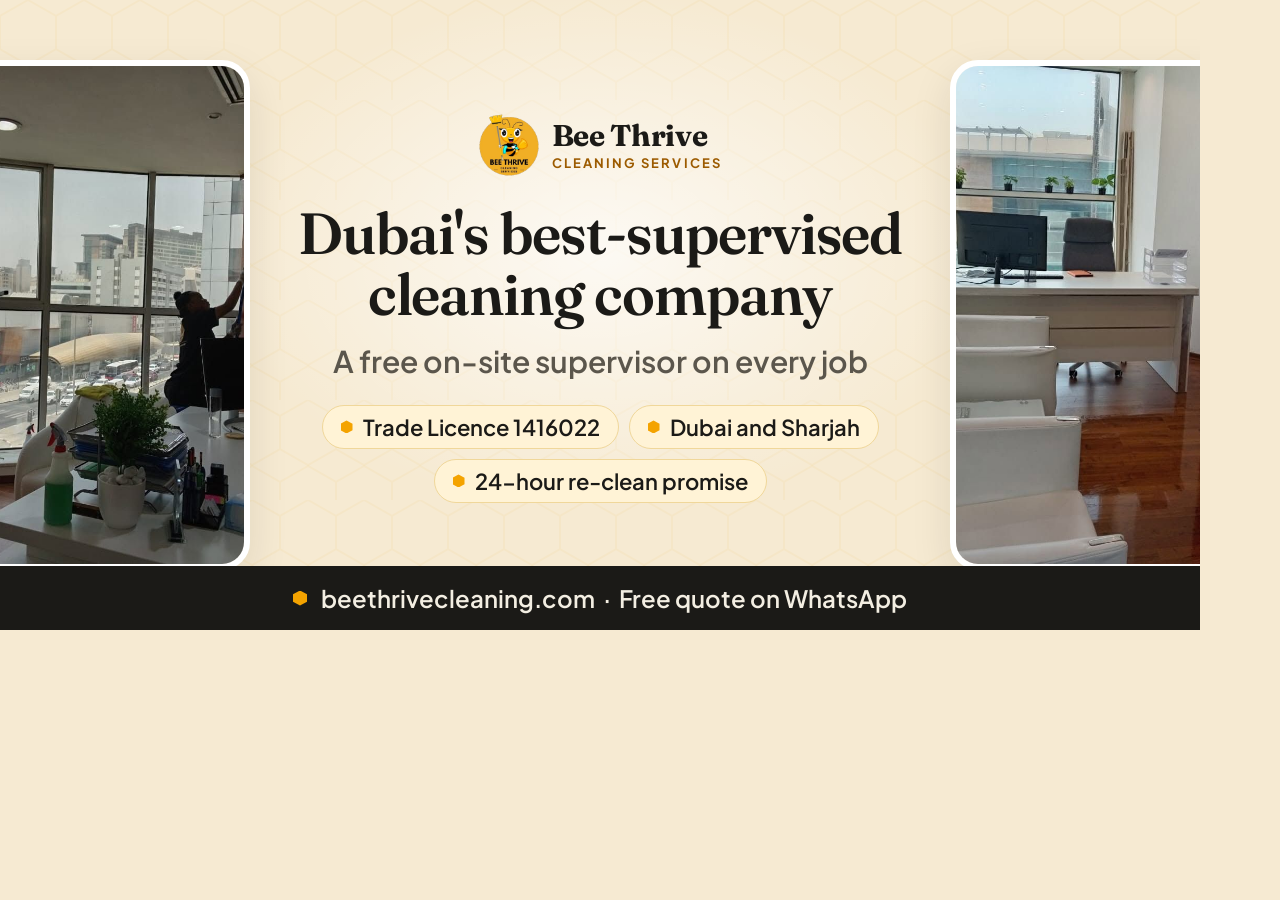
<file: tools/og/template.html>
<!DOCTYPE html>
<html lang="en">
<head>
<meta charset="UTF-8" />
<title>Bee Thrive share card</title>
<link rel="preconnect" href="https://fonts.googleapis.com" />
<link rel="preconnect" href="https://fonts.gstatic.com" crossorigin />
<link rel="stylesheet" href="https://fonts.googleapis.com/css2?family=Fraunces:opsz,wght@9..144,600;9..144,700&family=Plus+Jakarta+Sans:wght@600;700&display=block" />
<style>
  :root {
    --honeycomb: url("data:image/svg+xml,%3Csvg xmlns='http://www.w3.org/2000/svg' width='56' height='100' viewBox='0 0 56 100'%3E%3Cg fill='none' stroke='%23F4A300' stroke-opacity='0.10' stroke-width='2'%3E%3Cpath d='M28 0L0 16v33l28 16 28-16V16L28 0z'/%3E%3Cpath d='M28 66L0 82v33l28 16 28-16V82L28 66z'/%3E%3C/g%3E%3C/svg%3E");
    --hex: polygon(50% 0,100% 25%,100% 75%,50% 100%,0 75%,0 25%);
  }
  * { box-sizing: border-box; margin: 0; padding: 0; }
  html, body { width: 1200px; height: 630px; overflow: hidden; }
  body { position: relative; background: #F6EAD2; font-family: "Plus Jakarta Sans", sans-serif; color: #1B1A17; -webkit-font-smoothing: antialiased; }
  .comb { position: absolute; inset: 0; background-image: var(--honeycomb); background-size: 56px 100px; opacity: .5; }
  .glow { position: absolute; left: 50%; top: 40%; width: 760px; height: 520px; transform: translate(-50%, -50%);
    background: radial-gradient(closest-side, rgba(255,255,255,.75), rgba(255,255,255,0)); }
  .tile { position: absolute; top: 60px; width: 290px; height: 510px; border-radius: 28px; border: 6px solid #fff; overflow: hidden;
    box-shadow: 0 14px 40px rgba(27,26,23,.10); background: #FDF6E9; }
  .tile img { width: 100%; height: 100%; object-fit: cover; display: block; }
  .tile.l { left: -40px; }
  .tile.r { left: 950px; }
  .col { position: absolute; left: 280px; top: 60px; width: 640px; height: 496px; display: flex; flex-direction: column; align-items: center; justify-content: center; text-align: center; gap: 0; }
  .logo { display: flex; align-items: center; gap: 12px; margin-bottom: 26px; }
  .logo img { height: 64px; width: auto; }
  .logo-text { display: flex; flex-direction: column; align-items: flex-start; line-height: 1; }
  .logo-name { font-family: "Fraunces", serif; font-weight: 700; font-size: 30px; color: #1B1A17; letter-spacing: -0.01em; }
  .logo-sub { font-weight: 700; font-size: 13px; letter-spacing: .16em; color: #9C5B00; margin-top: 6px; }
  h1 { font-family: "Fraunces", serif; font-weight: 600; font-size: 58px; line-height: 1.05; letter-spacing: -0.02em; color: #1B1A17;
    text-wrap: balance; max-width: 640px; }
  .sub { margin-top: 18px; font-weight: 600; font-size: 30px; line-height: 1.2; color: #5B564C; white-space: nowrap; }
  .chips { margin-top: 26px; display: flex; flex-wrap: wrap; justify-content: center; gap: 10px; max-width: 680px; }
  .chip { height: 44px; display: inline-flex; align-items: center; gap: 10px; padding: 0 18px; border-radius: 999px;
    background: #FFF3D6; border: 1px solid #F0D79A; font-weight: 600; font-size: 22px; color: #1B1A17; white-space: nowrap; }
  .dot { display: inline-block; width: 12px; height: 13px; background: #F4A300; clip-path: var(--hex); flex: 0 0 auto; }
  .band { position: absolute; left: 0; right: 0; top: 566px; height: 64px; background: #1B1A17; display: flex; align-items: center; justify-content: center; gap: 14px;
    font-weight: 600; font-size: 24px; color: #F3EEE2; z-index: 2; white-space: pre; }
  .band .dot { width: 14px; height: 15px; }
</style>
</head>
<body>
  <div class="comb"></div>
  <div class="glow"></div>
  <div class="tile l"><img id="pl" alt="" /></div>
  <div class="tile r"><img id="pr" alt="" /></div>
  <div class="col">
    <div class="logo">
      <img src="../../assets/logo-mark@400.png" alt="" />
      <div class="logo-text"><span class="logo-name">Bee Thrive</span><span class="logo-sub">CLEANING SERVICES</span></div>
    </div>
    <h1 id="h"></h1>
    <p class="sub" id="s"></p>
    <div class="chips" id="c"></div>
  </div>
  <div class="band"><span class="dot"></span><span>beethrivecleaning.com  ·  Free quote on WhatsApp</span></div>
<script>
  const A = "../../assets/";
  const STD = ["Trade Licence 1416022", "Free on-site supervisor", "24-hour re-clean promise"];
  const LOC = ["Trade Licence 1416022", "Free on-site supervisor", "Dubai and Sharjah"];
  const P = {
    home: ["Dubai's best-supervised cleaning company", "A free on-site supervisor on every job", ["Trade Licence 1416022", "Dubai and Sharjah", "24-hour re-clean promise"], "work-windows-2", "work-office"],
    deep: ["Deep cleaning in Dubai, checked by a supervisor", "Top to bottom, for apartments and villas", STD, "work-windows-1", "showreel-windows-poster"],
    move: ["Move-in and move-out cleaning to handover standard", "Supervisor-checked, for apartments and villas", STD, "showreel-windows-poster", "work-office"],
    office: ["Office cleaning, before or after your hours", "Hourly, monthly or yearly plans", STD, "work-office", "showreel-office-poster"],
    holiday: ["Airbnb and holiday home turnovers, checked every stay", "Optional linen and towel service", STD, "showreel-windows-poster", "work-windows-2"],
    post: ["Post-construction cleaning for villas and buildings", "Planned around your handover", STD, "work-windows-2", "work-windows-1"],
    homeclean: ["Home cleaning and maid services, supervised", "One-off visits or regular plans", STD, "showreel-windows-poster", "work-windows-1"],
    commercial: ["Commercial cleaning around your trading hours", "Shops, clinics, cafes, restaurants, warehouses", STD, "showreel-office-poster", "work-windows-2"],
    sharjah: ["Cleaning services in Sharjah, supervised", "Homes, offices and holiday homes", LOC, "work-office", "work-windows-1"],
    about: ["Licensed, supervised, established October 2024", "Bee Thrive Cleaning Services, Deira, Dubai", LOC, "work-windows-2", "work-windows-1"]
  };
  const key = new URLSearchParams(location.search).get("page") || "home";
  const [h, sub, chips, l, r] = P[key];
  // Hyphenated words never break across lines ("move-out" stays together).
  const hEl = document.getElementById("h");
  h.split(" ").forEach((w, i) => {
    if (i) hEl.append(" ");
    if (w.includes("-")) { const n = document.createElement("span"); n.style.whiteSpace = "nowrap"; n.textContent = w; hEl.append(n); }
    else hEl.append(w);
  });
  document.getElementById("s").textContent = sub;
  document.getElementById("pl").src = A + l + ".jpg";
  document.getElementById("pr").src = A + r + ".jpg";
  const c = document.getElementById("c");
  chips.forEach((t) => { const e = document.createElement("span"); e.className = "chip"; e.innerHTML = '<span class="dot"></span>'; e.append(t); c.append(e); });
  document.fonts.ready.then(() => {
    // Keep the subline on one line inside the safe centre area (x 240 to 960).
    const se = document.getElementById("s"); let fs = 30;
    while (se.scrollWidth > 700 && fs > 22) { fs -= 1; se.style.fontSize = fs + "px"; }
    document.body.dataset.ready = "1";
  });
</script>
</body>
</html>
</file>
<file: styles.css>
/* ============================================================
   Bee Thrive Cleaning Services
   Design system transposed from the Northbeam template spec:
   warm canvas, white rounded floating panels, pill geometry,
   dotted orbits, one ease, ink CTA band. Brand stays honey/charcoal.
   Layout: bento hero, lane cards + service finder, numbered reasons,
   area chips, proof band, quote form and one-tap contact.
   ============================================================ */
:root {
  /* Color roles (Northbeam: canvas / panel / ink / accent) */
  --canvas: #F6EAD2;
  --panel: #FFFFFF;
  --cream: #FDF6E9;
  --honey: #F4A300;
  --honey-deep: #E08600;
  --accent-text: #9C5B00;       /* AA-safe accent for small text on white, cream and honey-tint only */
  --honey-tint: #FFF3D6;        /* tag pills, areas band, promise tile inner */
  --amber: #C2410C;
  --charcoal: #1B1A17;
  --charcoal-soft: #2A2823;
  --ink: #1B1A17;
  --ink-soft: #5B564C;
  --ink-mute: #8A8273;          /* decorative only, never for text */
  --white: #ffffff;
  --line: #ECE2CE;
  --field-border: #857D6F;      /* form and search field edges: 3:1+ on white, cream and canvas */
  --line-hover: #F0D79A;
  --on-dark: #D9D3C7;
  --on-dark-mute: #B3AB9C;
  --on-dark-strong: #F3EEE2;
  --wa: #25D366;
  --wa-hover: #1EBE5A;
  --wa-ink: #04340F;            /* 7.04:1 on --wa */
  --error: #9B1C1C;

  --shadow-sm: 0 2px 10px rgba(27, 26, 23, 0.06);
  --shadow-md: 0 14px 40px rgba(27, 26, 23, 0.10);
  --shadow-lg: 0 30px 70px rgba(27, 26, 23, 0.16);

  --radius: 18px;
  --radius-lg: 28px;
  --radius-panel: 34px;
  --maxw: 1180px;
  --panelw: 1408px;

  --font-display: "Fraunces", Georgia, serif;
  --font-body: "Plus Jakarta Sans", system-ui, -apple-system, sans-serif;
  --ease-out: cubic-bezier(0.16, 1, 0.3, 1);

  --hex: polygon(50% 0,100% 25%,100% 75%,50% 100%,0 75%,0 25%);
  --honeycomb: url("data:image/svg+xml,%3Csvg xmlns='http://www.w3.org/2000/svg' width='56' height='100' viewBox='0 0 56 100'%3E%3Cg fill='none' stroke='%23F4A300' stroke-opacity='0.10' stroke-width='2'%3E%3Cpath d='M28 0L0 16v33l28 16 28-16V16L28 0z'/%3E%3Cpath d='M28 66L0 82v33l28 16 28-16V82L28 66z'/%3E%3C/g%3E%3C/svg%3E");
}

* { box-sizing: border-box; }
/* Bottom padding keeps keyboard focus clear of the floating WhatsApp pill / mobile bar (WCAG 2.4.11). */
html { scroll-behavior: smooth; scroll-padding-top: 92px; scroll-padding-bottom: 84px; }
@media (max-width: 767px) { html { scroll-padding-bottom: calc(80px + env(safe-area-inset-bottom)); } }
@media (prefers-reduced-motion: reduce) { html { scroll-behavior: auto; } }

body {
  margin: 0;
  font-family: var(--font-body);
  color: var(--ink);
  background: var(--canvas);
  line-height: 1.6;
  -webkit-font-smoothing: antialiased;
  text-rendering: optimizeLegibility;
  overflow-x: clip;
}

h1, h2, h3, h4 { font-family: var(--font-display); font-weight: 600; line-height: 1.08; color: var(--charcoal); margin: 0; letter-spacing: -0.018em; }
p { margin: 0; }
a { color: inherit; text-decoration: none; }
img { display: block; max-width: 100%; height: auto; }
[hidden] { display: none !important; }

.container { width: 100%; max-width: var(--maxw); margin: 0 auto; padding: 0 22px; }
.container-narrow { max-width: 820px; }
.visually-hidden, .skip-link {
  position: absolute; width: 1px; height: 1px; padding: 0; margin: -1px;
  overflow: hidden; clip: rect(0 0 0 0); white-space: nowrap; border: 0;
}
.nowrap { white-space: nowrap; }
.label-short { display: none; }
.skip-link:focus {
  position: fixed; top: 12px; left: 12px; width: auto; height: auto; clip: auto;
  background: var(--charcoal); color: #fff; padding: 10px 16px; border-radius: 10px; z-index: 999;
}
.svg-sprite { position: absolute; width: 0; height: 0; overflow: hidden; }
/* Legacy #pricing anchor: lands on "How your quote is worked out". */
.anchor-alias { display: block; height: 0; }

/* ---------- Dotted orbit motif (final CTA) ---------- */
.orbit { position: absolute; pointer-events: none; }
.orbit > div { position: absolute; inset: 0; }
.orbit svg { display: block; width: 100%; height: 100%; }
.orbit .o1 { animation: orbit-spin 150s linear infinite; }
.orbit .o2 { animation: orbit-spin 110s linear infinite reverse; }
@keyframes orbit-spin { to { transform: rotate(360deg); } }

/* ---------- Buttons (pill, one ease) ---------- */
.btn {
  display: inline-flex; align-items: center; justify-content: center; gap: 9px;
  font-family: var(--font-body); font-weight: 600; font-size: 1rem; line-height: 1.25;
  padding: 13px 26px; min-height: 48px; border-radius: 999px; border: 2px solid transparent;
  cursor: pointer; transition: transform .3s var(--ease-out), box-shadow .3s var(--ease-out), background .3s var(--ease-out), color .3s var(--ease-out), border-color .3s var(--ease-out);
  white-space: nowrap; text-align: center;
}
.btn-primary { background: var(--honey); color: var(--charcoal); box-shadow: 0 10px 24px rgba(244,163,0,.35); position: relative; overflow: hidden; }
.btn-primary:hover { background: var(--honey-deep); transform: translateY(-2px); box-shadow: 0 16px 30px rgba(244,163,0,.42); }
.btn-primary::after { content: ""; position: absolute; top: 0; left: -75%; width: 50%; height: 100%;
  background: linear-gradient(120deg, transparent, rgba(255,255,255,.55), transparent); transform: skewX(-20deg); }
.btn-primary:hover::after { animation: btn-sweep .7s var(--ease-out); }
@keyframes btn-sweep { from { left: -75%; } to { left: 130%; } }
.btn .wa-ico, .btn .ph-ico { transition: transform .3s var(--ease-out); flex: 0 0 auto; }
.btn:hover .wa-ico, .btn:hover .ph-ico { transform: translateX(2px); }
.btn-ghost { background: transparent; color: var(--charcoal); border-color: rgba(27,26,23,.18); }
.btn-ghost:hover { border-color: var(--charcoal); transform: translateY(-2px); }
.btn-ghost-light { background: transparent; color: #fff; border-color: rgba(255,255,255,.4); }
.btn-ghost-light:hover { border-color: #fff; background: rgba(255,255,255,.08); transform: translateY(-2px); }
.btn-whatsapp { background: var(--wa); color: var(--wa-ink); box-shadow: 0 10px 24px rgba(37,211,102,.32); }
.btn-whatsapp:hover { background: var(--wa-hover); transform: translateY(-2px); }
.btn-wa-soft { background: var(--wa); color: var(--wa-ink); }
.btn-wa-soft:hover { background: var(--wa-hover); transform: translateY(-2px); }
.btn-sm { padding: 10px 16px; font-size: .9rem; min-height: 44px; gap: 7px; }
.btn-sm .wa-ico { width: 18px; height: 18px; }
.btn-block { width: 100%; }
.wa-ico { width: 20px; height: 20px; fill: currentColor; }
.ph-ico { width: 18px; height: 18px; fill: currentColor; }

/* ---------- Focus rings ---------- */
/* Charcoal core (3:1+ on light surfaces) plus a honey halo for visibility on dark ones. */
.btn:focus-visible, .chip:focus-visible, .area-chip:focus-visible, summary:focus-visible,
.radio-chips input:focus-visible + label, .moments-btn:focus-visible, .icon-btn:focus-visible,
.bento-play:focus-visible, .lane-card:focus-visible {
  outline: 3px solid var(--charcoal); outline-offset: 2px; box-shadow: 0 0 0 6px rgba(244,163,0,.5);
}
/* Zero-specificity base so pills and circles keep their own shape while focused. */
:where(a):focus-visible { outline: 3px solid var(--charcoal); outline-offset: 2px; }
:where(a:not([class])):focus-visible { border-radius: 4px; }
.nav-toggle:focus-visible, .main-nav a:focus-visible { outline: 3px solid var(--charcoal); outline-offset: 2px; }
.faq-q:focus-visible { outline: 3px solid var(--charcoal); outline-offset: -3px; border-radius: 18px; }
.finder input:focus-visible { outline: 3px solid var(--charcoal); outline-offset: 2px; }
/* White outline on dark surfaces */
.btn-ghost-light:focus-visible, .panel-ink .btn:focus-visible, .panel-ink a:focus-visible, .band .btn:focus-visible, .band a:focus-visible,
.info-card a:focus-visible, .site-footer a:focus-visible { outline-color: #fff; }

/* ---------- Hex helpers (brand motif) ---------- */
.hex-dot { display: inline-block; flex: 0 0 auto; width: 9px; height: 9px; background: var(--honey); margin-right: 7px; clip-path: var(--hex); vertical-align: 1px; }
.hex-check { position: relative; flex: 0 0 auto; width: 24px; height: 24px; background: var(--honey); clip-path: var(--hex); }
.hex-check::after { content: ""; position: absolute; left: 8px; top: 6px; width: 5px; height: 10px;
  border: solid var(--charcoal); border-width: 0 2.5px 2.5px 0; transform: rotate(45deg); }
.hex-badge { flex: 0 0 auto; width: 58px; height: 64px; background: var(--honey); display: grid; place-items: center; clip-path: var(--hex); }
.hex-badge svg { width: 28px; height: 28px; fill: var(--charcoal); }
.hex-badge-sm { flex: 0 0 auto; width: 40px; height: 44px; background: var(--honey); display: grid; place-items: center; clip-path: var(--hex); }
.hex-badge-sm svg { width: 20px; height: 20px; fill: var(--charcoal); }
.hex-num { flex: 0 0 auto; display: inline-grid; place-items: center; width: 56px; height: 62px; background: var(--honey); clip-path: var(--hex);
  font-family: var(--font-display); font-weight: 700; font-size: 1.3rem; color: var(--ink); font-variant-numeric: tabular-nums; line-height: 1; }

/* ---------- Header: top utility bar + floating pill nav ---------- */
.site-header { position: fixed; inset: 0 0 auto 0; z-index: 100; padding: 12px 16px 0; background: transparent; }
.topbar { display: none; max-width: var(--maxw); margin: 0 auto; max-height: 34px; overflow: hidden;
  transition: max-height .3s var(--ease-out), opacity .3s var(--ease-out), visibility .3s; }
.topbar-inner { height: 34px; display: flex; align-items: center; justify-content: space-between; gap: 20px; padding: 0 16px 6px;
  font-size: .82rem; color: var(--ink-soft); }
.topbar-links { display: flex; gap: 20px; }
.topbar-links a { font-weight: 600; color: var(--ink); }
.topbar-links a:hover { color: var(--accent-text); text-decoration: underline; text-underline-offset: 3px; }
.site-header.scrolled .topbar { max-height: 0; opacity: 0; visibility: hidden; }
@media (min-width: 1061px) { .topbar { display: block; } }

.header-inner {
  position: relative; max-width: var(--maxw); margin: 0 auto; height: 64px;
  display: flex; align-items: center; justify-content: space-between; gap: 18px;
  padding: 0 10px 0 16px; border-radius: 999px; border: 1px solid transparent;
  transition: background .35s var(--ease-out), box-shadow .35s var(--ease-out), border-color .35s var(--ease-out);
}
/* Frost lives on a pseudo-element so backdrop-filter never re-parents the
   fixed mobile dropdown (which would make it jump on scroll). */
.header-inner::before {
  content: ""; position: absolute; inset: 0; border-radius: 999px; z-index: -1; pointer-events: none;
  opacity: 0; transition: opacity .35s var(--ease-out);
  background: rgba(255,255,255,.88); -webkit-backdrop-filter: blur(14px) saturate(160%); backdrop-filter: blur(14px) saturate(160%);
  border: 1px solid rgba(27,26,23,.08); box-shadow: 0 12px 32px rgba(27,26,23,.10);
}
.site-header.scrolled .header-inner::before { opacity: 1; }
.brand { display: flex; align-items: center; gap: 10px; flex: 0 0 auto; }
.brand img { height: 44px; width: auto; }
.brand-text { display: flex; flex-direction: column; line-height: 1; }
.brand-name { font-family: var(--font-display); font-weight: 700; font-size: 1.18rem; color: var(--charcoal); }
.brand-sub { font-size: .64rem; letter-spacing: .16em; text-transform: uppercase; color: var(--accent-text); font-weight: 700; margin-top: 3px; }
.main-nav { display: flex; gap: 2px; }
.main-nav > a { padding: 9px 13px; border-radius: 999px; font-weight: 500; font-size: .94rem; color: var(--ink-soft); transition: color .2s, background .2s; }
.main-nav > a:hover { color: var(--charcoal); background: rgba(27,26,23,.05); }
.main-nav > a.active { color: var(--charcoal); background: rgba(244,163,0,.16); }
.nav-cta { display: none; }
.header-actions { display: flex; align-items: center; gap: 8px; }
.header-actions .btn { padding: 10px 18px; min-height: 44px; font-size: .92rem; }
.icon-btn { width: 44px; height: 44px; display: grid; place-items: center; border-radius: 999px; border: 1.5px solid rgba(27,26,23,.18);
  color: var(--charcoal); background: rgba(255,255,255,.6); transition: border-color .3s var(--ease-out), transform .3s var(--ease-out); }
.icon-btn:hover { border-color: var(--charcoal); transform: translateY(-2px); }
.icon-btn .ph-ico { width: 19px; height: 19px; }
.nav-toggle { display: none; width: 44px; height: 44px; border: 1px solid rgba(27,26,23,.12); background: rgba(255,255,255,.7); border-radius: 999px; cursor: pointer; padding: 0; }
.nav-toggle span { display: block; width: 18px; height: 2px; background: var(--charcoal); margin: 4px auto; transition: transform .3s var(--ease-out), opacity .3s; }
.nav-toggle[aria-expanded="true"] span:nth-child(1) { transform: translateY(6px) rotate(45deg); }
.nav-toggle[aria-expanded="true"] span:nth-child(2) { opacity: 0; }
.nav-toggle[aria-expanded="true"] span:nth-child(3) { transform: translateY(-6px) rotate(-45deg); }

/* ---------- Hero (bento) ---------- */
.hero { position: relative; overflow: hidden; }
.hero-bg { position: absolute; inset: 0; pointer-events: none; }
.hero-bg::after { content: ""; position: absolute; right: -12%; top: -18%; width: 64%; height: 86%;
  background: radial-gradient(circle, rgba(244,163,0,.16), transparent 65%); }
.hero-inner { position: relative; display: grid; grid-template-columns: minmax(0, 1.3fr) minmax(0, 1fr); gap: 16px; align-items: stretch; padding: 132px 22px 40px; }
.bento-card { background: var(--panel); border-radius: var(--radius-panel); padding: 44px; box-shadow: var(--shadow-sm); min-width: 0; }
.eyebrow { display: block; font-weight: 700; color: var(--accent-text); font-size: .76rem;
  text-transform: uppercase; letter-spacing: .14em; line-height: 1.5; margin-bottom: 18px; }
.hero h1 { font-size: clamp(2.15rem, 4.4vw, 3.1rem); font-weight: 600; letter-spacing: -0.022em; line-height: 1.04; margin-bottom: 20px;
  text-wrap: balance; overflow-wrap: break-word; }
.hero-lead { font-size: 1.08rem; color: var(--ink-soft); max-width: 36em; margin-bottom: 26px; }
.hero-cta { display: flex; flex-wrap: wrap; gap: 12px; }
.cta-micro { font-size: .85rem; color: var(--ink-soft); margin-top: 12px; }
.cta-micro a { color: var(--ink); font-weight: 600; text-decoration: underline; text-underline-offset: 3px; }
.hero-trust { list-style: none; padding: 0; margin: 24px 0 0; display: flex; flex-wrap: wrap; gap: 10px 20px; }
.hero-trust li { display: flex; align-items: center; gap: 9px; font-weight: 500; font-size: .93rem; }
.hero-quote { margin: 26px 0 0; background: var(--cream); border-left: 3px solid var(--honey-deep); border-radius: var(--radius); padding: 16px 20px; }
.hero-quote .stars { color: var(--accent-text); font-size: 1rem; letter-spacing: 2px; line-height: 1; margin-bottom: 8px; }
.hero-quote blockquote { margin: 0; font-family: var(--font-display); font-weight: 500; font-size: 1.12rem; line-height: 1.35; color: var(--ink); }
.hero-quote figcaption { margin-top: 8px; font-size: .85rem; font-weight: 600; color: var(--ink-soft); }

.bento-tiles { display: grid; grid-template-columns: repeat(2, minmax(0, 1fr)); grid-template-rows: repeat(2, minmax(220px, 1fr)); gap: 16px; min-width: 0; }
.bento-tile { position: relative; overflow: hidden; border-radius: var(--radius-lg); border: 6px solid #fff; box-shadow: var(--shadow-md); background: var(--cream); min-width: 0; }
.bento-tile > img, .bento-tile > video { position: absolute; inset: 0; width: 100%; height: 100%; object-fit: cover; }
.bento-reel { background: var(--charcoal); }
.bento-reel > video { object-fit: contain; background: var(--charcoal); }
.bento-play { position: absolute; left: 50%; top: 50%; transform: translate(-50%, -50%); width: 64px; height: 64px; border-radius: 50%;
  border: 0; background: var(--honey); cursor: pointer; display: grid; place-items: center; box-shadow: 0 12px 28px rgba(27,26,23,.35);
  transition: transform .3s var(--ease-out), background .3s var(--ease-out); }
.bento-play:hover { transform: translate(-50%, -50%) scale(1.06); background: var(--honey-deep); }
.play-tri { width: 0; height: 0; margin-left: 5px; border-style: solid; border-width: 11px 0 11px 18px; border-color: transparent transparent transparent var(--ink); }
.bento-chip { position: absolute; left: 12px; bottom: 12px; right: 12px; width: max-content; max-width: calc(100% - 24px); background: #fff; color: var(--ink);
  font-size: .78rem; font-weight: 600; line-height: 1.3; border-radius: 999px; padding: 7px 12px; box-shadow: var(--shadow-sm); }
.bento-promise { background: var(--honey); border-color: #fff; padding: 22px; display: flex; flex-direction: column; justify-content: flex-end; gap: 8px; color: var(--ink); }
.bento-seal { width: 44px; height: 44px; margin-bottom: auto; }
.bento-promise-title { font-family: var(--font-display); font-weight: 600; font-size: 1.25rem; line-height: 1.15; color: var(--ink); }
.bento-promise p:not(.bento-promise-title) { font-size: .92rem; line-height: 1.45; }

@media (prefers-reduced-motion: no-preference) {
  .hero-copy > .hero-anim, .bento-tiles.hero-anim { opacity: 0; animation: heroRise .8s var(--ease-out) forwards; }
  .hero-copy > .hero-anim:nth-child(1) { animation-delay: .05s; }
  .hero-copy > .hero-anim:nth-child(2) { animation-delay: .11s; }
  .hero-copy > .hero-anim:nth-child(3) { animation-delay: .17s; }
  .hero-copy > .hero-anim:nth-child(4) { animation-delay: .23s; }
  .hero-copy > .hero-anim:nth-child(5) { animation-delay: .29s; }
  .hero-copy > .hero-anim:nth-child(6) { animation-delay: .35s; }
  .hero-copy > .hero-anim:nth-child(7) { animation-delay: .41s; }
  .bento-tiles.hero-anim { animation-delay: .26s; }
  .tile-1 > img { animation: heroImg 1.2s var(--ease-out) .26s both; }
  /* LCP: the H1 and lead are painted straight away and only slide, never fade. */
  .hero-copy > h1.hero-anim, .hero-copy > .hero-lead.hero-anim { opacity: 1; animation-name: heroRiseT; }
}
@keyframes heroRise { from { opacity: 0; transform: translateY(20px); } to { opacity: 1; transform: none; } }
@keyframes heroRiseT { from { transform: translateY(20px); } to { transform: none; } }
@keyframes heroImg { from { transform: scale(1.06); } to { transform: scale(1); } }
.hero.hero-shown .hero-anim { opacity: 1 !important; }
.hero.hero-shown .tile-1 > img { transform: none !important; }

/* ---------- Trust strip (6 verifiable proofs) ---------- */
.trust-strip { width: min(var(--panelw), calc(100% - 32px)); margin: 0 auto 16px;
  background: var(--panel); border-radius: var(--radius-panel); box-shadow: var(--shadow-sm); overflow: hidden; }
.trust-grid { max-width: var(--maxw); margin: 0 auto; display: grid; grid-template-columns: repeat(3, minmax(0, 1fr)); padding: 6px 12px; }
.trust-item { padding: 26px 16px; text-align: center; border-right: 1px solid var(--line); border-bottom: 1px solid var(--line); }
.trust-item:nth-child(3n) { border-right: 0; }
.trust-item:nth-child(n+4) { border-bottom: 0; }
.trust-num { display: block; font-family: var(--font-display); font-weight: 700; font-size: clamp(1.5rem, 3vw, 2rem); line-height: 1.1; color: var(--charcoal);
  font-variant-numeric: tabular-nums; letter-spacing: -0.02em; text-wrap: balance; }
.trust-label { display: block; font-size: .88rem; color: var(--ink-soft); margin-top: 6px; text-wrap: balance; }

/* ---------- Trusted-by wordmark row (static wrap, no marquee) ---------- */
.trusted-by { padding: 32px 0 36px; text-align: center; }
.trusted-label { font-size: .76rem; font-weight: 700; text-transform: uppercase; letter-spacing: .16em; color: var(--ink-soft); margin-bottom: 16px; }
.trusted-list { list-style: none; padding: 0; margin: 0 auto; max-width: 1040px; display: flex; flex-wrap: wrap; justify-content: center; gap: 10px 22px; }
.trusted-list li { position: relative; font-family: var(--font-display); font-weight: 600; font-size: 1.02rem; color: var(--ink); line-height: 1.3; }
.trusted-list li + li::before { content: ""; position: absolute; left: -15px; top: 50%; width: 8px; height: 9px; margin-top: -4px;
  background: var(--honey-deep); clip-path: var(--hex); }
.trusted-more { display: inline-block; margin-top: 16px; font-weight: 600; font-size: .92rem; color: var(--ink); text-decoration: underline; text-underline-offset: 4px;
  text-decoration-color: var(--honey-deep); padding: 10px 4px; }
.trusted-more:hover { text-decoration-thickness: 2px; }

/* ---------- Section shells: canvas / white panel / honey-tint / ink panel ---------- */
.section { padding: 84px 0; }
.on-canvas { background: transparent; }
.panel, .panel-ink {
  width: min(var(--panelw), calc(100% - 32px));
  margin: 16px auto; border-radius: var(--radius-panel);
}
.panel { background: var(--panel); box-shadow: var(--shadow-sm); }
.panel-honey { background: var(--honey-tint); position: relative; overflow: hidden; }
.panel-honey::before { content: ""; position: absolute; inset: 0; background-image: var(--honeycomb); background-size: 56px 100px; opacity: .6; pointer-events: none; }
.panel-honey > .container { position: relative; }
.panel-ink { background: var(--charcoal); color: #fff; position: relative; overflow: hidden; }

.section-head { max-width: 720px; margin: 0 auto 50px; text-align: center; }
.section-head-left { text-align: left; margin: 0 0 28px; }
.section-head h2 { font-size: clamp(1.9rem, 3.8vw, 2.85rem); text-wrap: balance; }
.section-head-light h2, .panel-ink .section-head h2 { color: #fff; }
.kicker { text-transform: uppercase; letter-spacing: .18em; font-size: .76rem; font-weight: 700; color: var(--accent-text); margin-bottom: 14px; }
/* Kickers on canvas use ink-soft (accent-text is borderline on canvas). */
.on-canvas .kicker { color: var(--ink-soft); }
.panel-ink .kicker { color: var(--honey); }
.section-intro { margin-top: 16px; color: var(--ink-soft); font-size: 1.06rem; }
.panel-ink .section-intro { color: var(--on-dark); }

/* ---------- CTA pair (reused in every band) ---------- */
.cta-pair { margin-top: 48px; text-align: center; }
.cta-line { font-family: var(--font-display); font-weight: 600; font-size: clamp(1.2rem, 2.2vw, 1.45rem); line-height: 1.3; color: var(--ink);
  max-width: 34em; margin: 0 auto 18px; text-wrap: balance; }
.cta-buttons { display: flex; flex-wrap: wrap; gap: 12px; justify-content: center; }
.cta-pair .cta-micro { margin-top: 14px; }
.cta-pair-dark .cta-micro { color: var(--on-dark-mute); }

/* ---------- Services: lane cards ---------- */
.lanes { display: grid; grid-template-columns: repeat(4, minmax(0, 1fr)); gap: 16px; margin-bottom: 40px; }
.lane-card { display: flex; flex-direction: column; align-items: flex-start; gap: 10px; background: var(--cream); border: 1px solid var(--line);
  border-radius: var(--radius-lg); padding: 24px 22px; transition: transform .3s var(--ease-out), box-shadow .3s var(--ease-out), border-color .3s var(--ease-out); }
.lane-card:hover { transform: translateY(-4px); box-shadow: var(--shadow-md); border-color: var(--line-hover); }
.lane-card .hex-badge { margin-bottom: 4px; }
.lane-card h3 { font-size: 1.22rem; }
.lane-card p { color: var(--ink-soft); font-size: .95rem; }
.lane-more { margin-top: auto; padding-top: 6px; display: inline-flex; align-items: center; gap: 6px; font-weight: 600; font-size: .92rem; color: var(--ink); }
.lane-more svg { width: 18px; height: 18px; color: var(--accent-text); transition: transform .3s var(--ease-out); }
.lane-card:hover .lane-more svg { transform: translateX(3px); }

/* ---------- Services: finder toolbar ---------- */
.finder { display: grid; grid-template-columns: minmax(0, 1fr); gap: 14px; background: var(--panel); border: 1px solid var(--line); border-radius: var(--radius-lg);
  padding: 22px; margin-bottom: 22px; box-shadow: var(--shadow-sm); }
.finder-label { font-weight: 700; font-size: .95rem; color: var(--ink); }
.finder input[type="search"] { width: 100%; height: 52px; border-radius: 999px; border: 1.5px solid var(--field-border); background-color: var(--cream);
  font-family: var(--font-body); font-size: 1rem; color: var(--ink); padding: 0 20px 0 48px;
  background-image: url("data:image/svg+xml,%3Csvg xmlns='http://www.w3.org/2000/svg' viewBox='0 0 24 24' fill='none' stroke='%235B564C' stroke-width='2.2' stroke-linecap='round'%3E%3Ccircle cx='10.5' cy='10.5' r='6.5'/%3E%3Cpath d='M15.5 15.5L21 21'/%3E%3C/svg%3E");
  background-repeat: no-repeat; background-position: 18px 50%; background-size: 20px 20px; transition: border-color .2s, background-color .2s; }
.finder input[type="search"]:focus { border-color: var(--honey-deep); background-color: #fff; }
.finder input[type="search"]::placeholder { color: var(--ink-soft); opacity: 1; }
.chips { display: flex; flex-wrap: wrap; gap: 8px; }
.chip { min-height: 44px; padding: 10px 18px; border-radius: 999px; border: 1px solid var(--line); background: #fff; color: var(--ink);
  font-family: var(--font-body); font-weight: 600; font-size: .92rem; cursor: pointer; transition: background .3s var(--ease-out), border-color .3s var(--ease-out); }
.chip:hover { border-color: var(--honey-deep); }
/* Selected state is carried by the charcoal edge (17:1), not the honey fill alone. */
.chip[aria-pressed="true"] { background: var(--honey); border-color: var(--charcoal); box-shadow: inset 0 0 0 1px var(--charcoal); color: var(--ink); }
.finder-count { font-size: .88rem; color: var(--ink-soft); font-weight: 500; }
.finder-area { display: flex; flex-wrap: wrap; align-items: center; gap: 10px 16px; background: var(--honey-tint); border: 1px solid var(--line-hover);
  border-radius: var(--radius); padding: 12px 16px; }
.finder-area p { font-weight: 600; color: var(--ink); }
.finder-area .btn, .finder-empty .btn { white-space: normal; text-align: left; max-width: 100%; }
.finder-empty { text-align: center; background: var(--cream); border: 1px dashed var(--line-hover); border-radius: var(--radius-lg); padding: 30px 22px; }
.finder-empty p { color: var(--ink-soft); max-width: 36em; margin: 0 auto 16px; }
/* "Show all services" toggle: phones only (the grid collapses to signature cards there). */
.svc-toggle-wrap { display: none; }

/* ---------- Services: card grid ---------- */
.svc-grid { display: grid; grid-template-columns: repeat(auto-fill, minmax(min(270px, 100%), 1fr)); gap: 18px; }
.svc-card { position: relative; display: flex; flex-direction: column; background: var(--cream); border: 1px solid var(--line); border-radius: var(--radius); padding: 22px;
  transition: transform .3s var(--ease-out), box-shadow .3s var(--ease-out), border-color .3s var(--ease-out); min-width: 0; }
.svc-card:hover { transform: translateY(-4px); box-shadow: var(--shadow-md); border-color: var(--line-hover); }
.svc-card.is-signature { background: #fff; border-color: var(--line-hover); }
.svc-card-top { display: flex; align-items: center; justify-content: space-between; gap: 10px; margin-bottom: 14px; }
.svc-tags { list-style: none; padding: 0; margin: 0; display: flex; flex-wrap: wrap; justify-content: flex-end; gap: 6px; }
.tag { display: inline-block; font-weight: 600; font-size: .74rem; letter-spacing: .02em; line-height: 1.3; padding: 4px 10px; border-radius: 999px;
  background: var(--honey-tint); color: var(--ink); border: 1px solid var(--line-hover); }
.tag-signature { background: var(--ink); color: var(--honey); border-color: var(--ink); }
.svc-card h3 { font-size: 1.18rem; line-height: 1.2; margin-bottom: 8px; }
.svc-card > p { color: var(--ink-soft); font-size: .95rem; }
.svc-more { margin-top: 12px; }
.svc-more summary { display: inline-flex; align-items: center; gap: 8px; min-height: 44px; cursor: pointer; list-style: none;
  font-weight: 600; font-size: .92rem; color: var(--ink); border-radius: 8px; }
.svc-more summary::-webkit-details-marker { display: none; }
.svc-more summary::after { content: ""; width: 8px; height: 8px; border: solid var(--honey-deep); border-width: 0 2.5px 2.5px 0;
  transform: translateY(-2px) rotate(45deg); transition: transform .3s var(--ease-out); }
.svc-more[open] summary::after { transform: translateY(2px) rotate(-135deg); }
.tick-list { list-style: none; padding: 0; margin: 4px 0 12px; display: grid; gap: 8px; }
.tick-list li { position: relative; padding-left: 24px; font-size: .9rem; color: var(--ink-soft); line-height: 1.45; }
.tick-list li::before { content: ""; position: absolute; left: 0; top: 2px; width: 15px; height: 16px; background: var(--honey); clip-path: var(--hex); }
.tick-list li::after { content: ""; position: absolute; left: 5px; top: 5px; width: 3.5px; height: 7px; border: solid var(--ink); border-width: 0 2px 2px 0; transform: rotate(45deg); }
.svc-when { font-size: .88rem; color: var(--ink-soft); background: var(--cream); border-radius: 12px; padding: 10px 12px; }
.svc-card.is-signature .svc-when { background: var(--honey-tint); }
.svc-when strong { color: var(--ink); }
.svc-actions { margin-top: auto; padding-top: 16px; display: flex; flex-wrap: wrap; align-items: center; gap: 4px 14px; }
.svc-form-link { display: inline-flex; align-items: center; min-height: 44px; padding: 0 2px; font-weight: 600; font-size: .9rem; color: var(--ink);
  text-decoration: underline; text-underline-offset: 3px; text-decoration-color: var(--honey-deep); }
.svc-form-link:hover { text-decoration-thickness: 2px; }

/* ---------- Moments (book by moment) ---------- */
.moments-controls { display: none; justify-content: flex-end; gap: 10px; margin: -26px 0 14px; }
.moments-btn { width: 44px; height: 44px; border-radius: 50%; border: 1.5px solid rgba(27,26,23,.18); background: #fff; color: var(--ink);
  display: grid; place-items: center; cursor: pointer; transition: border-color .3s var(--ease-out), opacity .3s; }
.moments-btn svg { width: 20px; height: 20px; }
.moments-btn[data-dir="-1"] svg { transform: rotate(180deg); }
.moments-btn:hover:not(:disabled) { border-color: var(--charcoal); }
.moments-btn:disabled { opacity: .4; cursor: default; }
/* position: relative keeps absolutely positioned children (visually-hidden labels)
   clipped by the scroller, so they never widen the page. */
.moments-track { position: relative; display: grid; grid-template-columns: repeat(3, minmax(0, 1fr)); gap: 16px; }
.moment-card { position: relative; display: flex; flex-direction: column; align-items: flex-start; gap: 10px; background: var(--panel); border: 1px solid var(--line);
  border-radius: var(--radius-lg); padding: 24px; box-shadow: var(--shadow-sm); min-width: 0; }
.moment-card h3 { font-size: 1.18rem; line-height: 1.2; margin-top: 4px; }
.moment-card p { color: var(--ink-soft); font-size: .95rem; margin-bottom: 6px; }
.moment-card .btn { margin-top: auto; white-space: normal; }

.prep-card { margin-top: 28px; background: var(--panel); border-radius: var(--radius-lg); padding: 34px; box-shadow: var(--shadow-sm);
  display: grid; grid-template-columns: minmax(0, .8fr) minmax(0, 1.2fr); gap: 20px 40px; }
.prep-head h3 { font-size: clamp(1.4rem, 2.6vw, 1.8rem); line-height: 1.15; margin-bottom: 12px; text-wrap: balance; }
.prep-head p { color: var(--ink-soft); }
.prep-list { list-style: none; counter-reset: prep; padding: 0; margin: 0; display: grid; gap: 14px; }
.prep-list li { counter-increment: prep; position: relative; padding-left: 50px; min-height: 40px; color: var(--ink-soft); font-size: .96rem; }
.prep-list li::before { content: counter(prep); position: absolute; left: 0; top: -2px; width: 36px; height: 40px; display: grid; place-items: center;
  background: var(--honey); clip-path: var(--hex); font-family: var(--font-display); font-weight: 700; color: var(--ink); font-variant-numeric: tabular-nums; }
.prep-list strong { color: var(--ink); }
.prep-close { margin-top: 20px; font-weight: 600; color: var(--ink); }
.prep-close a { text-decoration: underline; text-underline-offset: 3px; text-decoration-color: var(--honey-deep); display: inline-block; padding: 8px 0; }

/* ---------- Why: numbered reasons + the Bee Thrive standard ---------- */
.why-layout { display: grid; grid-template-columns: minmax(0, .9fr) minmax(0, 1.1fr); gap: 40px 48px; align-items: stretch; }
.why-intro { display: flex; flex-direction: column; min-width: 0; }
.why-photo { position: relative; flex: 1 1 auto; min-height: 280px; border-radius: var(--radius-lg); overflow: hidden; box-shadow: var(--shadow-sm); }
.why-photo img { position: absolute; inset: 0; width: 100%; height: 100%; object-fit: cover; object-position: 50% 35%; }
.why-cards { list-style: none; padding: 0; margin: 0; display: grid; grid-template-columns: repeat(2, minmax(0, 1fr)); gap: 16px; align-content: start; }
.why-card { background: var(--cream); border: 1px solid var(--line); border-radius: var(--radius); padding: 22px; min-width: 0; }
.why-card .hex-num { margin-bottom: 14px; }
.why-card h3 { font-size: 1.3rem; line-height: 1.18; margin-bottom: 8px; }
.why-card p { color: var(--ink-soft); font-size: .95rem; }
.why-meta { display: inline-block; margin-top: 10px; font-size: .8rem; font-weight: 600; color: var(--accent-text); }

.why-standard { margin-top: 40px; display: grid; grid-template-columns: minmax(0, 1.5fr) minmax(0, 1fr); gap: 16px; align-items: stretch; }
.standard-loop { background: var(--cream); border: 1px solid var(--line); border-radius: var(--radius-lg); padding: 28px; }
.standard-loop h3 { font-size: 1.3rem; margin-bottom: 22px; }
.loop-list { list-style: none; padding: 0; margin: 0; display: grid; grid-template-columns: repeat(3, minmax(0, 1fr)); gap: 20px; position: relative; }
.loop-list::before { content: ""; position: absolute; top: 31px; left: 28px; right: calc(33.33% - 28px); border-top: 2px dashed var(--honey-deep); }
.hex-node { position: relative; display: flex; flex-direction: column; gap: 4px; }
.hex-node .hex-num { margin-bottom: 10px; position: relative; }
.hex-node strong { font-size: 1rem; color: var(--ink); }
.hex-node span:not(.hex-num) { font-size: .9rem; color: var(--ink-soft); }
.promise-card { display: flex; gap: 16px; align-items: flex-start; background: #fff; border: 1px solid var(--line); border-radius: var(--radius-lg); padding: 28px; }
.promise-seal { flex: 0 0 auto; width: 52px; height: 52px; }
.promise-card h3 { font-size: 1.3rem; margin-bottom: 8px; }
.promise-card p { color: var(--ink-soft); font-size: .96rem; }

/* ---------- Services showreel (on canvas) ---------- */
.reel-section { position: relative; overflow: hidden; }
.reel-section::before {
  content: ""; position: absolute; right: -120px; top: -150px; width: 420px; height: 420px;
  border-radius: 50%; background: radial-gradient(circle, rgba(244,163,0,.18), transparent 68%);
  pointer-events: none;
}
.reel-layout { position: relative; display: grid; grid-template-columns: minmax(0, 1fr) minmax(280px, 420px); gap: 44px 58px; align-items: center; }
.reel-copy h2 { font-size: clamp(1.9rem, 3.6vw, 2.85rem); margin-bottom: 16px; text-wrap: balance; }
.reel-copy > p { color: var(--ink-soft); font-size: 1.06rem; max-width: 42em; }
.reel-points { list-style: none; padding: 0; margin: 26px 0 0; display: grid; gap: 14px; }
.reel-points li { display: flex; align-items: flex-start; gap: 12px; color: var(--ink-soft); font-weight: 500; }
.reel-actions { display: flex; flex-wrap: wrap; gap: 14px; margin-top: 30px; }
.reel-card {
  justify-self: center; width: min(100%, 380px); border-radius: 36px; padding: 16px;
  background: var(--charcoal); box-shadow: var(--shadow-lg); transform: rotate(1.2deg);
  border: 1px solid rgba(27,26,23,.12);
}
.reel-phone {
  position: relative; overflow: hidden; border-radius: 28px; background: #0f0e0c;
  aspect-ratio: 9 / 16; border: 2px solid rgba(255,255,255,.12);
}
.reel-phone::before {
  content: ""; position: absolute; top: 10px; left: 50%; z-index: 2; width: 72px; height: 6px;
  transform: translateX(-50%); border-radius: 999px; background: rgba(255,255,255,.22);
}
.reel-phone video { width: 100%; height: 100%; display: block; object-fit: cover; background: #0f0e0c; }
.reel-caption {
  display: flex; align-items: center; justify-content: space-between; gap: 14px;
  padding: 14px 6px 2px; color: #fff;
}
.reel-caption span { font-size: .78rem; color: var(--on-dark); text-transform: uppercase; letter-spacing: .14em; font-weight: 700; }
.reel-caption strong { font-size: .92rem; color: var(--honey); text-align: right; }
.reel-clips { grid-column: 1 / -1; display: grid; grid-template-columns: repeat(3, minmax(0, 1fr)); gap: 18px; margin-top: 10px; }
.reel-mini {
  background: var(--panel); border: 1px solid var(--line); border-radius: 24px;
  padding: 14px; box-shadow: var(--shadow-sm);
  transition: transform .3s var(--ease-out), box-shadow .3s var(--ease-out), border-color .3s var(--ease-out);
}
.reel-mini:hover { transform: translateY(-4px); box-shadow: var(--shadow-md); border-color: var(--line-hover); }
.reel-mini video {
  width: 100%; aspect-ratio: 9 / 16; display: block; object-fit: cover;
  border-radius: 18px; background: #0f0e0c;
}
.reel-mini h3 { font-size: 1.12rem; margin: 16px 4px 6px; }
.reel-mini p { color: var(--ink-soft); font-size: .92rem; margin: 0 4px 4px; }

/* ---------- Areas (honey-tint band with honeycomb) ---------- */
.area-groups { display: grid; grid-template-columns: minmax(0, 2fr) minmax(0, 1fr); grid-template-rows: auto 1fr; gap: 16px; }
.area-group { background: rgba(255,255,255,.55); border: 1px solid var(--line-hover); border-radius: var(--radius-lg); padding: 22px; min-width: 0; }
.area-group-main { grid-row: 1 / 3; }
.area-group h3 { font-size: 1.2rem; margin-bottom: 14px; }
.area-chips { list-style: none; padding: 0; margin: 0; display: flex; flex-wrap: wrap; gap: 10px; }
.area-chip { display: inline-flex; align-items: center; min-height: 44px; padding: 10px 18px; border-radius: 999px; background: #fff; color: var(--ink);
  border: 1px solid var(--line); font-weight: 500; line-height: 1.3; box-shadow: var(--shadow-sm);
  transition: transform .3s var(--ease-out), border-color .3s var(--ease-out); }
.area-chip:hover { transform: translateY(-2px); border-color: var(--honey-deep); }
.area-chip-honey { background: var(--honey); border-color: var(--honey); font-weight: 600; }
.area-chip-honey:hover { border-color: var(--honey-deep); }
.area-ask-wrap { text-align: center; margin-top: 20px; }
.area-ask { display: inline-block; padding: 10px 4px; font-weight: 600; color: var(--ink); text-decoration: underline; text-underline-offset: 4px; text-decoration-color: var(--honey-deep); }
.area-ask:hover { text-decoration-thickness: 2px; }
.band { margin-top: 40px; background: var(--charcoal); color: #fff; border-radius: var(--radius-lg); padding: 36px; text-align: center; }
.band-line { font-family: var(--font-display); font-weight: 600; font-size: clamp(1.4rem, 2.6vw, 1.9rem); line-height: 1.2; color: #fff;
  max-width: 28em; margin: 0 auto 22px; text-wrap: balance; }
.band .cta-micro { color: var(--on-dark-mute); margin-top: 16px; }

/* ---------- Reviews (the dark moment: ink panel) ---------- */
.review-feature { position: relative; margin: 0 auto 28px; max-width: 900px; text-align: center; padding: 20px 10px 8px; }
.review-mark { display: block; font-family: var(--font-display); font-weight: 700; font-size: 6rem; line-height: .6; height: 48px; color: var(--honey); }
.review-feature .stars { color: var(--honey); letter-spacing: 3px; font-size: 1.15rem; margin: 10px 0 14px; }
.review-feature blockquote { margin: 0; font-family: var(--font-display); font-weight: 500; font-style: italic; font-size: clamp(1.5rem, 3vw, 2.2rem);
  line-height: 1.25; color: #fff; text-wrap: balance; }
.review-feature figcaption { margin-top: 18px; font-weight: 600; color: var(--honey); }
.review-source { display: inline-block; margin-left: 6px; font-weight: 500; font-size: .8rem; color: var(--on-dark-mute); }
.review-grid { display: grid; grid-template-columns: repeat(auto-fit, minmax(min(250px, 100%), 1fr)); gap: 20px; }
.review-card { margin: 0; background: var(--charcoal-soft); border: 1px solid rgba(255,255,255,.08); border-radius: var(--radius-lg); padding: 26px; position: relative; }
.review-card .stars { color: var(--honey); letter-spacing: 2px; font-size: 1.05rem; margin-bottom: 14px; }
.review-card blockquote { margin: 0 0 18px; font-size: 1.02rem; color: var(--on-dark-strong); line-height: 1.6; }
.review-card figcaption { font-weight: 600; color: var(--honey); }
.review-card figcaption::before { content: ""; display: inline-block; width: 10px; height: 11px; margin-right: 8px;
  background: var(--honey); clip-path: var(--hex); vertical-align: middle; }
.review-links { display: flex; flex-wrap: wrap; gap: 12px; justify-content: center; margin-top: 30px; }

/* ---------- Clients / track record ---------- */
.clients-group { margin-top: 38px; }
.clients-group:first-of-type { margin-top: 8px; }
.clients-subhead { display: flex; align-items: center; gap: 14px; margin-bottom: 18px; }
.clients-subhead .hex-badge { width: 46px; height: 51px; }
.clients-subhead .hex-badge svg { width: 22px; height: 22px; }
.clients-subhead h3 { font-size: 1.35rem; }
.client-grid { display: grid; grid-template-columns: repeat(auto-fill, minmax(min(230px, 100%), 1fr)); gap: 14px; }
.client-card { display: flex; align-items: center; gap: 14px; background: var(--cream); border: 1px solid var(--line);
  border-radius: 999px; padding: 12px 20px 12px 12px;
  transition: transform .3s var(--ease-out), box-shadow .3s var(--ease-out), border-color .3s var(--ease-out); }
.client-card:hover { transform: translateY(-3px); box-shadow: var(--shadow-md); border-color: var(--line-hover); }
.client-mono { flex: 0 0 auto; width: 42px; height: 46px; display: grid; place-items: center;
  background: var(--honey); color: var(--charcoal); font-family: var(--font-display); font-weight: 700; font-size: .98rem; clip-path: var(--hex); }
.client-name { font-weight: 600; color: var(--charcoal); line-height: 1.25; font-size: .95rem; }
.client-loc { display: block; font-weight: 500; font-size: .8rem; color: var(--ink-soft); margin-top: 2px; }
.clients-cta { text-align: center; margin-top: 34px; font-size: .95rem; }
.clients-cta a { display: inline-block; padding: 8px 2px; text-decoration-color: var(--honey-deep); }

/* ---------- How it works (hex numerals + dashed connector) ---------- */
.steps { list-style: none; padding: 0; margin: 0; display: grid; grid-template-columns: repeat(4, minmax(0, 1fr)); gap: 28px; position: relative; }
.steps::before { content: ""; position: absolute; top: 31px; left: 12.5%; right: 12.5%; border-top: 2px dashed rgba(27,26,23,.2); }
.step { position: relative; text-align: center; padding: 0 8px; }
.step .hex-num { position: relative; margin-bottom: 16px; }
.step h3 { color: var(--charcoal); font-size: 1.2rem; line-height: 1.2; margin-bottom: 10px; }
.step p { color: var(--ink-soft); font-size: .96rem; }

.quote-factors { margin-top: 64px; background: var(--panel); border-radius: var(--radius-panel); padding: 40px 34px; box-shadow: var(--shadow-sm); text-align: center; }
.quote-factors > h3 { font-size: clamp(1.5rem, 2.8vw, 2rem); margin-bottom: 24px; }
.price-table-wrap { max-width: 920px; margin: 0 auto; border: 1px solid var(--line); border-radius: 24px; overflow: hidden; box-shadow: var(--shadow-md); background: #fff; text-align: left; }
.price-table { width: 100%; border-collapse: collapse; }
.price-table th, .price-table td { text-align: left; padding: 16px 22px; border-bottom: 1px solid var(--line); }
.price-table thead th { background: var(--charcoal); color: #fff; font-family: var(--font-body); font-weight: 600; font-size: .8rem; text-transform: uppercase; letter-spacing: .1em; }
.price-table tbody tr:last-child td { border-bottom: 0; }
.price-table tbody tr:nth-child(even) { background: var(--cream); }
.price-table td:first-child { font-weight: 600; color: var(--charcoal); }
.quote-ticks { list-style: none; padding: 0; margin: 26px 0 0; display: flex; flex-wrap: wrap; justify-content: center; gap: 12px 24px; }
.quote-ticks li { display: flex; align-items: center; gap: 9px; font-weight: 500; }
.price-note { text-align: center; margin: 16px 0 24px; color: var(--ink-soft); }

/* ---------- Contact ---------- */
.contact-layout { display: grid; grid-template-columns: minmax(0, 1.1fr) minmax(0, .9fr); gap: 44px; align-items: start; }
.contact-form-col h2 { font-size: clamp(1.8rem, 3.4vw, 2.4rem); }
.booking-form { display: grid; grid-template-columns: repeat(2, minmax(0, 1fr)); gap: 16px; margin-top: 26px; }
.field { display: flex; flex-direction: column; min-width: 0; }
.field-full { grid-column: 1 / -1; }
.field label, .radio-chips legend { font-weight: 600; font-size: .9rem; margin-bottom: 7px; color: var(--charcoal); }
.field input, .field select, .field textarea {
  font-family: var(--font-body); font-size: 1rem; padding: 12px 16px; min-height: 48px; border: 1.5px solid var(--field-border); border-radius: 14px;
  background: var(--cream); color: var(--ink); transition: border-color .2s, box-shadow .2s, background .2s; width: 100%;
}
.field input::placeholder, .field textarea::placeholder { color: var(--ink-soft); opacity: 1; }
.field input:focus, .field select:focus, .field textarea:focus { outline: none; background: #fff; border-color: var(--honey-deep); box-shadow: 0 0 0 4px rgba(244,163,0,.22); }
.field input:focus-visible, .field select:focus-visible, .field textarea:focus-visible { outline: 3px solid var(--charcoal); outline-offset: 1px; }
.field [aria-invalid="true"] { border-color: var(--error); }
.field textarea { resize: vertical; }
.field-hint { font-size: .82rem; color: var(--ink-soft); margin-top: 6px; }
.field-error { display: flex; align-items: flex-start; gap: 6px; font-size: .85rem; font-weight: 500; color: var(--error); margin-top: 6px; }
.field-error::before { content: ""; flex: 0 0 auto; width: 15px; height: 15px; margin-top: 2px; background: currentColor;
  -webkit-mask: url("data:image/svg+xml,%3Csvg xmlns='http://www.w3.org/2000/svg' viewBox='0 0 24 24'%3E%3Cpath d='M12 2a10 10 0 110 20 10 10 0 010-20zm-1 5v7h2V7h-2zm0 9v2h2v-2h-2z'/%3E%3C/svg%3E") center / contain no-repeat;
          mask: url("data:image/svg+xml,%3Csvg xmlns='http://www.w3.org/2000/svg' viewBox='0 0 24 24'%3E%3Cpath d='M12 2a10 10 0 110 20 10 10 0 010-20zm-1 5v7h2V7h-2zm0 9v2h2v-2h-2z'/%3E%3C/svg%3E") center / contain no-repeat; }
.radio-chips { border: 0; padding: 0; margin: 0; }
.radio-chips legend { padding: 0; }
.radio-chip-row { display: flex; flex-wrap: wrap; gap: 8px; }
/* Inputs are visually hidden (still focusable); labels act as chips. */
.radio-chips input { position: absolute; opacity: 0; width: 1px; height: 1px; margin: 0; pointer-events: none; }
.radio-chips label { display: inline-flex; align-items: center; min-height: 44px; padding: 10px 16px; border-radius: 999px; border: 1.5px solid var(--field-border);
  background: var(--cream); font-weight: 500; font-size: .92rem; color: var(--ink); cursor: pointer; margin: 0;
  transition: background .3s var(--ease-out), border-color .3s var(--ease-out); }
.radio-chips label:hover { border-color: var(--honey-deep); }
.radio-chips input:checked + label { background: var(--honey); border-color: var(--charcoal); box-shadow: inset 0 0 0 1px var(--charcoal); font-weight: 600; }
.form-actions { margin-top: 4px; }
.form-hint { font-size: .85rem; color: var(--ink-soft); margin-top: 10px; text-align: center; }
.form-alt { font-size: .88rem; color: var(--ink-soft); margin-top: 8px; text-align: center; overflow-wrap: break-word; }
.form-alt a { color: var(--ink); font-weight: 600; text-decoration: underline; text-underline-offset: 3px; }
.form-status { font-size: .92rem; color: var(--ink); margin-top: 10px; text-align: center; }
.form-status:empty { display: none; }
.form-status a { font-weight: 700; text-decoration: underline; text-underline-offset: 3px; }

.contact-info-col { display: grid; gap: 20px; min-width: 0; }
.info-card { background: var(--charcoal); color: #fff; border-radius: var(--radius-lg); padding: 28px; }
.info-card h3 { color: #fff; font-size: 1.35rem; margin-bottom: 18px; }
.info-list { list-style: none; padding: 0; margin: 0; display: grid; gap: 18px; }
.info-list li { display: flex; gap: 14px; align-items: flex-start; }
.info-list li > div { min-width: 0; }
.info-ico { flex: 0 0 auto; width: 42px; height: 42px; background: rgba(244,163,0,.16); border-radius: 999px; display: grid; place-items: center; }
.info-ico svg { width: 20px; height: 20px; fill: var(--honey); }
.info-label { display: block; font-size: .74rem; text-transform: uppercase; letter-spacing: .14em; color: var(--on-dark-mute); margin-bottom: 3px; }
.info-list a { display: flex; align-items: center; min-height: 44px; padding: 6px 0; color: var(--on-dark-strong); font-weight: 500; transition: color .2s; overflow-wrap: anywhere; }
.info-list a:hover { color: var(--honey); }
.info-social { display: flex; gap: 12px; margin-top: 22px; padding-top: 20px; border-top: 1px solid rgba(255,255,255,.1); }
.info-social a { width: 44px; height: 44px; border-radius: 999px; background: rgba(255,255,255,.08); display: grid; place-items: center; transition: background .3s var(--ease-out), transform .3s var(--ease-out); }
.info-social a:hover { background: var(--honey); transform: translateY(-2px); }
.info-social svg { width: 22px; height: 22px; fill: #fff; }
.info-social a:hover svg { fill: var(--charcoal); }
.promise-mini { display: flex; gap: 14px; align-items: flex-start; background: var(--honey-tint); border: 1px solid var(--line-hover); border-radius: var(--radius-lg); padding: 22px; }
.promise-mini .promise-seal { width: 44px; height: 44px; }
.promise-mini h3 { font-size: 1.15rem; margin-bottom: 6px; }
.promise-mini p { color: var(--ink-soft); font-size: .93rem; }
.map-card { border-radius: var(--radius-lg); overflow: hidden; box-shadow: var(--shadow-md); border: 1px solid var(--line); }
.map-card iframe { width: 100%; height: 280px; border: 0; display: block; }

/* ---------- FAQ (on canvas, white items) ---------- */
.faq { display: grid; gap: 12px; }
.faq-item { background: var(--panel); border: 1px solid var(--line); border-radius: 18px; overflow: hidden; box-shadow: var(--shadow-sm); }
.faq-h { margin: 0; font: inherit; line-height: inherit; letter-spacing: normal; }
.faq-q { width: 100%; text-align: left; background: none; border: 0; cursor: pointer; padding: 18px 22px;
  font-family: var(--font-body); font-weight: 600; font-size: 1.05rem; color: var(--charcoal);
  display: flex; align-items: center; justify-content: space-between; gap: 16px; }
.faq-icon { position: relative; flex: 0 0 auto; width: 18px; height: 18px; transition: transform .35s var(--ease-out); }
.faq-icon::before, .faq-icon::after { content: ""; position: absolute; background: var(--accent-text); border-radius: 2px; }
.faq-icon::before { left: 0; top: 8px; width: 18px; height: 2.5px; }
.faq-icon::after { left: 8px; top: 0; width: 2.5px; height: 18px; transition: transform .35s var(--ease-out); }
.faq-q[aria-expanded="true"] .faq-icon { transform: rotate(90deg); }
.faq-q[aria-expanded="true"] .faq-icon::after { transform: scaleY(0); }
/* Collapsed only once JS runs; visibility keeps closed answers out of the reading order. */
.js .faq-a { max-height: 0; overflow: hidden; visibility: hidden; transition: max-height .4s var(--ease-out), visibility 0s linear .4s; }
.js .faq-a.is-open { visibility: visible; transition-delay: 0s; }
.faq-a p { padding: 0 22px 20px; color: var(--ink-soft); margin: 0; }

/* ---------- Final CTA (dark band: ink panel + orbit) ---------- */
.final-cta { position: relative; }
.final-cta .orbit { right: -6%; top: -30%; width: 560px; height: 560px; }
.final-cta-inner { position: relative; text-align: center; padding: 84px 22px; }
.final-cta h2 { font-size: clamp(1.9rem, 4vw, 2.9rem); color: #fff; margin-bottom: 14px; text-wrap: balance; }
.final-cta p { color: var(--on-dark); font-size: 1.12rem; max-width: 40em; margin: 0 auto 30px; }
.final-cta-actions { display: flex; flex-wrap: wrap; gap: 14px; justify-content: center; }
.final-ticks { list-style: none; padding: 0; margin: 28px 0 0; display: flex; flex-wrap: wrap; justify-content: center; gap: 12px 26px; }
.final-ticks li { display: flex; align-items: center; gap: 9px; color: var(--on-dark); font-weight: 500; }

/* ---------- Footer ---------- */
.site-footer { background: var(--charcoal); color: var(--on-dark); margin-top: 16px; }
.footer-grid { display: grid; grid-template-columns: minmax(0, 1.5fr) repeat(3, minmax(0, 1fr)); gap: 36px; padding: 60px 22px 44px; }
.footer-brand img { height: 60px; width: auto; margin-bottom: 16px; }
.footer-brand p { font-size: .95rem; max-width: 30em; }
.footer-social { display: flex; gap: 12px; margin-top: 18px; }
.footer-social a { width: 44px; height: 44px; border-radius: 999px; background: rgba(255,255,255,.08); display: grid; place-items: center; transition: background .3s var(--ease-out), transform .3s var(--ease-out); }
.footer-social a:hover { background: var(--honey); transform: translateY(-2px); }
.footer-social svg { width: 20px; height: 20px; fill: #fff; }
.footer-social a:hover svg { fill: var(--charcoal); }
.footer-col h3 { color: #fff; font-family: var(--font-body); font-weight: 700; font-size: .8rem; text-transform: uppercase; letter-spacing: .14em; margin-bottom: 16px; }
.footer-col ul { list-style: none; padding: 0; margin: 0; display: grid; gap: 2px; }
.footer-col a { display: inline-block; padding: 8px 0; overflow-wrap: break-word; }
.footer-note { color: var(--on-dark-mute); padding: 8px 0; }
.footer-col a:hover { color: var(--honey); }
.footer-plain li { color: var(--on-dark-mute); }
.footer-bottom { border-top: 1px solid rgba(255,255,255,.1); }
.footer-bottom-inner { display: flex; flex-wrap: wrap; gap: 8px 30px; justify-content: space-between; padding: 22px 22px; font-size: .85rem; color: var(--on-dark-mute); }
.footer-bottom-inner p:first-child { max-width: 52em; }

/* ---------- Floating WhatsApp pill (768px and above) ---------- */
.fab-whatsapp { position: fixed; right: 20px; bottom: 20px; z-index: 90; height: 52px; padding: 0 20px 0 14px; border-radius: 999px;
  background: var(--wa); color: var(--wa-ink); display: inline-flex; align-items: center; gap: 8px; font-weight: 700; font-size: .95rem;
  box-shadow: 0 12px 30px rgba(37,211,102,.45);
  transition: transform .3s var(--ease-out), box-shadow .3s var(--ease-out), opacity .3s var(--ease-out), visibility .3s; }
.fab-whatsapp:hover { transform: translateY(-2px); box-shadow: 0 16px 36px rgba(37,211,102,.55); background: var(--wa-hover); }
.fab-whatsapp svg { width: 26px; height: 26px; fill: var(--wa-ink); }
.fab-whatsapp.is-hidden { opacity: 0; visibility: hidden; transform: translateY(12px); }
/* Past the hero: icon-only circle; the label returns on hover and keyboard focus. */
.fab-whatsapp.is-compact { width: 56px; height: 56px; padding: 0; justify-content: center; }
.fab-whatsapp.is-compact span { display: none; }
.fab-whatsapp.is-compact:hover, .fab-whatsapp.is-compact:focus-visible { width: auto; padding: 0 20px 0 14px; }
.fab-whatsapp.is-compact:hover span, .fab-whatsapp.is-compact:focus-visible span { display: inline; }

/* ---------- Mobile quick-contact bar (767px and below) ---------- */
.action-bar { display: none; }

/* ---------- Scroll reveal (one ease, fade-up) ---------- */
/* Uses the independent translate property so hover lifts and .reel-card's tilt (transform) still apply. */
.reveal { opacity: 0; translate: 0 22px;
  transition: opacity .65s var(--ease-out), translate .65s var(--ease-out), transform .3s var(--ease-out), box-shadow .3s var(--ease-out), border-color .3s var(--ease-out); }
.reveal.in { opacity: 1; translate: none; }

/* ---------- Responsive ---------- */
@media (max-width: 1060px) {
  .nav-toggle { display: block; }
  .hero-inner { padding-top: 124px; }
  /* Mobile dropdown for the pill nav */
  .main-nav { display: flex; position: fixed; inset: 88px 16px auto 16px; flex-direction: column; gap: 0;
    max-height: calc(100vh - 104px); overflow-y: auto;
    background: #fff; border: 1px solid var(--line); border-radius: 22px; padding: 10px 14px 14px;
    box-shadow: var(--shadow-lg); opacity: 0; transform: translateY(-14px); pointer-events: none; visibility: hidden;
    transition: opacity .35s var(--ease-out), transform .35s var(--ease-out), visibility .35s var(--ease-out); z-index: 101; }
  /* Visible at once on open so the script can move focus into the menu straight away. */
  .main-nav.open { opacity: 1; transform: none; pointer-events: auto; visibility: visible;
    transition: opacity .35s var(--ease-out), transform .35s var(--ease-out), visibility 0s; }
  /* Scrim under the open menu so it reads as an overlay (clicks on it close the menu). */
  body.nav-open::before { content: ""; position: fixed; inset: 0; z-index: 99; background: rgba(27,26,23,.38); }
  .main-nav > a { padding: 14px 10px; border-radius: 12px; border-bottom: 1px solid var(--line); }
  .nav-cta { display: grid; gap: 10px; padding-top: 14px; }
  .nav-cta .btn { white-space: normal; }
  .lanes { grid-template-columns: repeat(2, minmax(0, 1fr)); }
}
@media (max-width: 940px) {
  .hero-inner { grid-template-columns: minmax(0, 1fr); }
  .bento-tiles { grid-template-rows: none; grid-auto-rows: auto; }
  .tile-1 { grid-column: 1 / -1; aspect-ratio: 4 / 3; }
  .tile-2, .tile-3 { aspect-ratio: 3 / 4; }
  .tile-4 { grid-column: 1 / -1; }
  .bento-seal { margin-bottom: 4px; }
  .why-layout, .contact-layout { grid-template-columns: minmax(0, 1fr); gap: 32px; }
  .why-photo { flex: none; min-height: 0; aspect-ratio: 4 / 5; max-height: 520px; }
  .why-standard { grid-template-columns: minmax(0, 1fr); }
  .reel-layout { grid-template-columns: minmax(0, 1fr); gap: 40px; }
  .reel-card { transform: none; }
  .footer-grid { grid-template-columns: repeat(2, minmax(0, 1fr)); }
  .steps { grid-template-columns: minmax(0, 1fr); gap: 26px; max-width: 620px; margin: 0 auto; }
  .steps::before { display: none; }
  .step { text-align: left; padding: 0; display: grid; grid-template-columns: auto minmax(0, 1fr); column-gap: 16px; }
  .step .hex-num { grid-row: 1 / 3; align-self: start; margin: 0; }
  .step h3 { margin-top: 8px; }
  .prep-card { grid-template-columns: minmax(0, 1fr); }
  .area-groups { grid-template-columns: minmax(0, 1fr); grid-template-rows: none; }
  .area-group-main { grid-row: auto; }
  /* Moments become a single snap scroller; the next card peeks. */
  .moments-controls { display: flex; margin-top: -30px; }
  .moments-track { display: flex; overflow-x: auto; scroll-snap-type: x mandatory; gap: 14px; padding: 4px 2px 14px;
    overscroll-behavior-x: contain; scrollbar-width: thin; }
  .moment-card { flex: 0 0 min(82%, 320px); scroll-snap-align: start; }
}
@media (min-width: 768px) and (max-width: 1060px) {
  .trust-grid { padding: 6px 8px; }
}
@media (max-width: 767px) {
  .header-actions .btn-whatsapp, .header-actions .icon-btn { display: none; }
  .trust-grid { grid-template-columns: repeat(2, minmax(0, 1fr)); }
  .trust-item:nth-child(3n) { border-right: 1px solid var(--line); }
  .trust-item:nth-child(2n) { border-right: 0; }
  .trust-item:nth-child(n+4) { border-bottom: 1px solid var(--line); }
  .trust-item:nth-child(n+5) { border-bottom: 0; }
  .fab-whatsapp { display: none; }
  body { padding-bottom: calc(64px + env(safe-area-inset-bottom)); }
  .action-bar { display: grid; grid-template-columns: 1.4fr 1fr; gap: 10px; position: fixed; inset: auto 0 0 0; z-index: 95;
    background: #fff; border-top: 1px solid var(--line); box-shadow: var(--shadow-lg);
    padding: 8px 12px calc(8px + env(safe-area-inset-bottom));
    transition: transform .3s var(--ease-out), visibility .3s; }
  .action-bar .btn { min-height: 48px; padding: 10px 14px; font-size: .95rem; box-shadow: none; }
  .action-bar.is-hidden { transform: translateY(110%); visibility: hidden; }
}
@media (max-width: 620px) {
  .section { padding: 60px 0; }
  .panel, .panel-ink, .trust-strip { width: calc(100% - 20px); border-radius: 26px; }
  .hero-inner { padding: 104px 10px 28px; }
  .eyebrow-more { display: none; }
  .hero h1 { font-size: 1.9rem; margin-bottom: 16px; }
  .hero-lead { margin-bottom: 20px; }
  .hero-trust { margin-top: 16px; gap: 6px 14px; }
  .hero-trust li { font-size: .88rem; gap: 7px; }
  .bento-card { padding: 26px 20px; border-radius: 26px; }
  .bento-tiles { gap: 10px; }
  .bento-tile { border-width: 4px; border-radius: 22px; }
  .hero-cta, .cta-buttons, .reel-actions, .final-cta-actions, .review-links { flex-direction: column; align-items: stretch; }
  .hero-cta .btn, .cta-buttons .btn, .reel-actions .btn, .final-cta-actions .btn, .review-links .btn { width: 100%; white-space: normal; }
  /* Compact 2x2 lanes: icon and title only. */
  .lanes { grid-template-columns: repeat(2, minmax(0, 1fr)); gap: 10px; margin-bottom: 24px; }
  .lane-card { padding: 16px 14px; gap: 8px; border-radius: 20px; }
  .lane-card .hex-badge { width: 44px; height: 49px; margin-bottom: 0; }
  .lane-card .hex-badge svg { width: 22px; height: 22px; }
  .lane-card h3 { font-size: 1.02rem; line-height: 1.2; }
  .lane-card p, .lane-card .lane-more { display: none; }
  .finder { padding: 16px; }
  /* Phones start with the signature cards; a toggle shows the rest. */
  .svc-grid.is-collapsed > .svc-card:not(.is-signature) { display: none; }
  .svc-toggle-wrap { display: flex; justify-content: center; margin-top: 18px; }
  .svc-toggle { width: 100%; }
  /* Trusted-by: tidy two-column list, one hex bullet per name. */
  .trusted-list { display: grid; grid-template-columns: repeat(2, minmax(0, 1fr)); gap: 10px 16px; text-align: left; }
  .trusted-list li { padding-left: 16px; font-size: .95rem; }
  .trusted-list li::before, .trusted-list li + li::before { content: ""; position: absolute; left: 0; top: .5em; width: 8px; height: 9px; margin-top: 0;
    background: var(--honey-deep); clip-path: var(--hex); }
  /* Why cards: one column, number beside the heading. */
  .why-cards { grid-template-columns: minmax(0, 1fr); gap: 12px; }
  .why-card { display: grid; grid-template-columns: auto minmax(0, 1fr); column-gap: 14px; align-items: center; padding: 18px; }
  .why-card .hex-num { width: 44px; height: 49px; font-size: 1.05rem; margin: 0; }
  .why-card h3 { font-size: 1.18rem; margin: 0; overflow-wrap: break-word; }
  .why-card p { grid-column: 1 / -1; margin-top: 10px; }
  .why-card .why-meta { grid-column: 1 / -1; justify-self: start; }
  .info-card { padding: 22px; }
  .quote-factors { padding: 28px 16px; border-radius: 26px; }
  .prep-card { padding: 24px 20px; }
  .band { padding: 28px 18px; }
  .booking-form { grid-template-columns: minmax(0, 1fr); }
  .footer-grid { grid-template-columns: minmax(0, 1fr); gap: 28px; }
  .loop-list { grid-template-columns: minmax(0, 1fr); gap: 18px; }
  /* One connector per step, so the line never runs past the last hex. */
  .loop-list::before { display: none; }
  .hex-node:not(:last-child)::after { content: ""; position: absolute; left: 27px; top: 62px; bottom: -18px; border-left: 2px dashed var(--honey-deep); }
  .hex-node { display: grid; grid-template-columns: auto minmax(0, 1fr); column-gap: 14px; align-items: start; }
  .hex-node .hex-num { grid-row: 1 / 3; margin: 0; }
  .hex-node strong { margin-top: 10px; }
  .standard-loop, .promise-card { padding: 22px 18px; }
  .reel-layout { gap: 30px; }
  .reel-card { width: min(100%, 330px); padding: 12px; border-radius: 30px; }
  .reel-phone { border-radius: 23px; }
  .reel-caption { align-items: flex-start; flex-direction: column; }
  .reel-caption strong { text-align: left; }
  /* Clips become a swipeable row instead of three stacked full-height videos. */
  .reel-clips { position: relative; display: flex; overflow-x: auto; scroll-snap-type: x mandatory; gap: 14px; padding: 4px 2px 14px;
    overscroll-behavior-x: contain; scrollbar-width: thin; }
  .reel-mini { flex: 0 0 min(76%, 280px); scroll-snap-align: start; padding: 12px; }
  /* Stacked quote table */
  .price-table thead { display: none; }
  .price-table, .price-table tbody, .price-table tr, .price-table td { display: block; width: 100%; }
  .price-table tr { border-bottom: 2px solid var(--line); padding: 8px 0; }
  .price-table tbody tr:nth-child(even) { background: transparent; }
  .price-table td { border: 0; padding: 7px 18px; display: flex; justify-content: space-between; gap: 18px; }
  .price-table td::before { content: attr(data-label); flex: 0 0 auto; font-weight: 700; color: var(--ink-soft); font-size: .82rem; text-transform: uppercase; letter-spacing: .04em; }
  .price-table td:first-child { font-size: 1.05rem; }
}
@media (max-width: 400px) {
  .brand-sub { letter-spacing: .1em; }
  /* Tighter buttons and short labels so full-width CTAs stay on one line. */
  .btn { padding-left: 16px; padding-right: 16px; gap: 8px; font-size: .98rem; }
  .btn-sm { font-size: .9rem; }
  .label-long { display: none; }
  .label-short { display: inline; }
  .info-list a { font-size: .92rem; }
  .cta-micro { font-size: .8rem; }
  .svc-card-top { flex-wrap: wrap; }
  .svc-tags { justify-content: flex-start; }
}

/* ---------- Reduced motion: switch every movement off ---------- */
@media (prefers-reduced-motion: reduce) {
  .reveal { opacity: 1 !important; translate: none !important; transition: none; }
  .btn:hover, .svc-card:hover, .lane-card:hover, .area-chip:hover, .client-card:hover, .reel-mini:hover, .fab-whatsapp:hover,
  .info-social a:hover, .footer-social a:hover,
  .icon-btn:hover, .btn:hover .wa-ico, .btn:hover .ph-ico, .lane-card:hover .lane-more svg { transform: none; }
  .bento-play:hover { transform: translate(-50%, -50%); }
  .reel-card { transform: none; }
  .btn-primary:hover::after { animation: none; }
  .orbit .o1, .orbit .o2 { animation: none; }
  .svc-more summary::after, .faq-icon, .faq-icon::after, .js .faq-a { transition: none; }
  .topbar, .action-bar, .fab-whatsapp, .main-nav, .header-inner, .header-inner::before { transition: none; }
  .fab-whatsapp.is-hidden { transform: none; }
}

/* ============================================================
   Shared blocks used on the home page and every landing page
   ============================================================ */

/* ---------- Service card link to its landing page ---------- */
.svc-page-link { display: inline-flex; align-items: center; min-height: 44px; padding: 0 2px; font-weight: 600; font-size: .9rem; color: var(--ink);
  text-decoration: underline; text-underline-offset: 3px; text-decoration-color: var(--honey-deep); }
.svc-page-link:hover { text-decoration-thickness: 2px; }

/* ---------- Areas: link to the Sharjah page ---------- */
.area-more { text-align: center; margin-top: 10px; }
.area-more a { display: inline-flex; align-items: center; min-height: 44px; padding: 0 4px; font-weight: 600; color: var(--ink);
  text-decoration: underline; text-underline-offset: 4px; text-decoration-color: var(--honey-deep); }
.area-more a:hover { text-decoration-thickness: 2px; }

/* ---------- Recommend Bee Thrive (share block) ---------- */
.share-block { width: min(var(--panelw), calc(100% - 32px)); margin: 16px auto; border-radius: var(--radius-panel);
  background: var(--panel); box-shadow: var(--shadow-sm); padding: 48px 0; }
.share-inner { display: grid; grid-template-columns: minmax(0, 1fr) auto; gap: 18px 48px; align-items: center; }
.share-copy { min-width: 0; }
.share-copy .kicker { margin-bottom: 10px; }
.share-copy h2 { font-size: clamp(1.6rem, 3vw, 2.2rem); line-height: 1.12; margin-bottom: 12px; text-wrap: balance; }
.share-copy p:not(.kicker) { color: var(--ink-soft); font-size: 1.02rem; max-width: 36em; }
/* The three share buttons sit on one row on desktop; rows that wrap fill the width evenly. */
.share-actions { display: flex; flex-wrap: wrap; gap: 10px; max-width: 690px; min-width: 0; }
.share-actions .btn { min-height: 48px; flex: 1 1 auto; padding-left: 18px; padding-right: 18px; }
.share-url { flex: 1 1 100%; width: 100%; height: 44px; min-width: 0; font-family: var(--font-body); font-size: .9rem; color: var(--ink-soft);
  padding: 0 16px; border: 1.5px solid var(--field-border); border-radius: 14px; background: var(--cream);
  text-overflow: ellipsis; white-space: nowrap; overflow: hidden; }
.share-url:focus { outline: none; background: #fff; border-color: var(--honey-deep); box-shadow: 0 0 0 4px rgba(244,163,0,.22); }
.share-url:focus-visible { outline: 3px solid var(--charcoal); outline-offset: 1px; }
.share-status { flex: 1 1 100%; font-size: .9rem; font-weight: 600; color: var(--ink); }
.share-status:empty { display: none; }
.share-review { grid-column: 1 / -1; font-size: .9rem; color: var(--ink-soft); border-top: 1px solid var(--line); padding-top: 8px; }
.share-review a { display: inline-flex; align-items: center; min-height: 44px; font-weight: 600; color: var(--ink);
  text-decoration: underline; text-underline-offset: 3px; text-decoration-color: var(--honey-deep); }
.share-review a:hover { text-decoration-thickness: 2px; }

/* ---------- Company facts (at a glance) ---------- */
.facts-list { margin: 0; background: var(--panel); border-radius: var(--radius-lg); padding: 8px 28px; box-shadow: var(--shadow-sm); }
.facts-row { display: grid; grid-template-columns: 200px minmax(0, 1fr); gap: 4px 24px; padding: 14px 0; border-bottom: 1px solid var(--line); }
.facts-row:last-child { border-bottom: 0; }
.facts-row dt { font-weight: 700; color: var(--charcoal); }
.facts-row dd { margin: 0; color: var(--ink-soft); overflow-wrap: anywhere; line-height: 1.8; }
.facts-row dd a { color: var(--ink); font-weight: 600; text-decoration: underline; text-underline-offset: 3px; text-decoration-color: var(--honey-deep);
  padding: 6px 0; }

/* ---------- Quote form: optional details + no-JS note ---------- */
.form-more { border: 1.5px dashed var(--line-hover); border-radius: var(--radius); padding: 2px 16px; background: #fff; }
.form-more[open] { padding-bottom: 16px; }
.form-more > summary { display: inline-flex; align-items: center; gap: 8px; min-height: 44px; cursor: pointer; list-style: none;
  font-weight: 600; font-size: .95rem; color: var(--ink); border-radius: 8px; }
.form-more > summary::-webkit-details-marker { display: none; }
.form-more > summary::after { content: ""; width: 8px; height: 8px; border: solid var(--honey-deep); border-width: 0 2.5px 2.5px 0;
  transform: translateY(-2px) rotate(45deg); transition: transform .3s var(--ease-out); }
.form-more[open] > summary::after { transform: translateY(2px) rotate(-135deg); }
.form-more-grid { display: grid; grid-template-columns: repeat(2, minmax(0, 1fr)); gap: 16px; margin-top: 10px; }
.form-actions .btn { white-space: normal; }
html:not(.js) .booking-form .form-actions .btn { display: none; }
.form-noscript { font-weight: 600; color: var(--ink); text-align: center; }

/* ---------- Review beside the form ---------- */
.contact-info-col .hero-quote { margin: 0; }

@media (max-width: 1100px) {
  .share-inner { grid-template-columns: minmax(0, 1fr); }
  .share-actions { max-width: none; }
}
@media (max-width: 620px) {
  .share-block { width: calc(100% - 20px); border-radius: 26px; padding: 32px 0; }
  .share-actions .btn { flex: 1 1 100%; white-space: normal; }
  .facts-list { padding: 4px 18px; border-radius: 22px; }
  .facts-row { grid-template-columns: minmax(0, 1fr); }
  .form-more-grid { grid-template-columns: minmax(0, 1fr); }
  /* Shorter first screens on phones: two hero tiles, six client names. */
  .bento-tiles .tile-3, .bento-tiles .tile-4 { display: none; }
  .bento-tiles .tile-1 { grid-column: auto; aspect-ratio: 3 / 4; }
  .trusted-list li:nth-child(n+7) { display: none; }
}
@media (prefers-reduced-motion: reduce) {
  .form-more > summary::after { transition: none; }
}
</file>
<file: pages.css>
/* ============================================================
   Bee Thrive landing pages (service pages, Sharjah, About, 404)
   Loaded after styles.css. Tokens only, no new colours.
   ============================================================ */

/* ---------- Page hero ---------- */
.page-hero { padding: 124px 0 24px; }                        /* clears the fixed header */
.page-hero-inner { display: grid; grid-template-columns: minmax(0,1.25fr) minmax(0,.75fr); gap: 16px; align-items: stretch; }
.page-hero-copy { background: var(--panel); border-radius: var(--radius-panel); padding: 40px; box-shadow: var(--shadow-sm); min-width: 0; }
.page-hero h1 { font-size: clamp(2rem, 4vw, 2.8rem); line-height: 1.06; margin-bottom: 18px; text-wrap: balance; overflow-wrap: break-word; }
.page-hero .eyebrow { margin-bottom: 14px; }
.page-lead { font-size: 1.08rem; color: var(--ink-soft); max-width: 38em; margin-bottom: 24px; }
.page-lead a { color: var(--ink); font-weight: 600; text-decoration: underline; text-underline-offset: 3px; text-decoration-color: var(--honey-deep); }
.page-hero-photo { margin: 0; position: relative; border-radius: var(--radius-lg); border: 6px solid #fff; box-shadow: var(--shadow-md); overflow: hidden; min-height: 320px; }
.page-hero-photo img { position: absolute; inset: 0; width: 100%; height: 100%; object-fit: cover; }
.page-updated { margin-top: 18px; font-size: .82rem; color: var(--ink-soft); }
.page-hero-solo .page-hero-inner { grid-template-columns: minmax(0, 1fr); max-width: 860px; }
.page-hero-solo .page-hero-copy { text-align: center; }
.page-hero-solo .page-lead { margin-left: auto; margin-right: auto; }
.page-hero-solo .hero-cta { justify-content: center; }
/* Wide screens: a wider copy column keeps both hero buttons on one row. */
@media (min-width: 1200px) {
  .page-hero-inner { grid-template-columns: minmax(0,1.45fr) minmax(0,.55fr); }
}

/* ---------- Breadcrumbs ---------- */
.breadcrumbs ol { list-style: none; padding: 0; margin: 0 0 14px; display: flex; flex-wrap: wrap; gap: 6px; font-size: .85rem; color: var(--ink-soft); }
.breadcrumbs li { display: flex; align-items: center; }
.breadcrumbs li + li::before { content: "›"; margin-right: 6px; color: var(--accent-text); }
.breadcrumbs a { text-decoration: underline; text-underline-offset: 3px; display: inline-block; padding: 10px 0; }

/* ---------- Body copy ---------- */
.prose { max-width: 760px; margin-left: auto; margin-right: auto; }
.prose h2 { font-size: clamp(1.6rem, 3vw, 2.2rem); margin: 0 0 14px; text-wrap: balance; }
.prose h3 { font-size: 1.3rem; margin: 28px 0 10px; }
.prose p { color: var(--ink-soft); margin: 0 0 14px; font-size: 1.04rem; }
.prose a:not(.btn):not(.related-card) { color: var(--ink); font-weight: 600; text-decoration: underline; text-underline-offset: 3px; text-decoration-color: var(--honey-deep); }
.prose > * + h2 { margin-top: 48px; }
/* Several question blocks can share one section shell. */
.prose + .prose, .page-wide + .prose, .prose + .page-wide { margin-top: 56px; }
.prose .section-head-left { margin-bottom: 24px; max-width: none; }
.prose .section-head-left h2 { margin-bottom: 0; }
.prose .kicker { font-size: .76rem; color: var(--accent-text); margin: 0 0 14px; }
.prose .section-intro { margin: 10px 0 0; font-size: 1rem; }
.prose .tick-list { margin: 6px 0 18px; gap: 10px; }
.tick-list-lg li { font-size: 1rem; }
.tick-list-lg li::before { top: 4px; }
.tick-list-lg li::after { top: 7px; }
.prose .prep-list { margin: 8px 0 18px; }
.prose .prep-list li { font-size: 1rem; }
.prose .client-grid { margin: 14px 0 6px; }
.prose .standard-loop { margin-top: 8px; }
.prose .related-grid { margin: 18px 0 22px; }
.page-sub { margin-top: 8px; }
.page-sub + .page-sub { margin-top: 20px; }
.page-sub h3 { margin-top: 20px; }
.page-btn { margin: 4px 0 0; }
.page-btn .btn { white-space: normal; max-width: 100%; text-align: left; }
.facts-list a { overflow-wrap: anywhere; }
.prose .page-btn { margin-bottom: 0; }
.page-note { font-size: .9rem; color: var(--ink-soft); margin-top: 10px; }
.prose p.page-note { font-size: .9rem; }
.page-sub + .page-note { margin-top: 24px; }
.page-note a { display: inline-block; padding: 10px 0; color: var(--ink); font-weight: 600; text-decoration: underline; text-underline-offset: 3px; text-decoration-color: var(--honey-deep); }

/* Wide blocks (numbered steps) sit outside the 760px reading column. */
.page-wide .section-head { margin-bottom: 40px; }
.page-wide .section-head h2 { font-size: clamp(1.6rem, 3vw, 2.2rem); }

/* Tables inside copy (comparisons, plans; never prices) */
.page-table { margin: 18px 0 8px; box-shadow: var(--shadow-sm); }
.price-table tbody th[scope="row"] { text-align: left; padding: 16px 22px; border-bottom: 1px solid var(--line); font-weight: 600; color: var(--charcoal); vertical-align: top; }
.price-table tbody tr:last-child th { border-bottom: 0; }
.price-table td { color: var(--ink-soft); }
.price-table td:first-child { color: var(--charcoal); }
.price-table tbody th[scope="row"] + td { color: var(--ink-soft); font-weight: 400; }

/* Reviews */
.page-review-wrap { margin-top: 48px; max-width: 760px; margin-left: auto; margin-right: auto; }
.page-review { margin: 0; }
.page-reviews { display: grid; gap: 14px; margin: 8px 0 0; }

/* Cards (home cleaning services) */
.page-cards { display: grid; grid-template-columns: repeat(auto-fill, minmax(min(300px,100%),1fr)); gap: 14px; margin: 18px 0; }
.page-card { background: var(--cream); border: 1px solid var(--line); border-radius: var(--radius); padding: 20px; display: flex; flex-direction: column; gap: 8px; }
.page-card h3 { font-size: 1.15rem; margin: 0; }
.prose .page-card p { font-size: .96rem; margin: 0 0 6px; }
.page-card .btn { margin-top: auto; align-self: flex-start; white-space: normal; }

/* About: contact list */
.page-address { display: inline-block; padding: 8px 0; }
.page-contact-list { list-style: none; padding: 0; margin: 0 0 16px; display: grid; gap: 2px; }
.page-contact-list a { display: inline-block; padding: 10px 0; overflow-wrap: anywhere; }

/* ---------- Related services ---------- */
.related-title { font-size: clamp(1.5rem, 3vw, 2rem); margin-bottom: 20px; }
.related-grid { list-style: none; padding: 0; margin: 0; display: grid; grid-template-columns: repeat(auto-fill, minmax(min(250px,100%),1fr)); gap: 14px; }
.related-card { display: flex; flex-direction: column; gap: 6px; min-height: 44px; height: 100%; background: var(--cream); border: 1px solid var(--line); border-radius: var(--radius); padding: 18px 20px; transition: border-color .3s var(--ease-out), transform .3s var(--ease-out); }
.related-card:hover { border-color: var(--honey-deep); transform: translateY(-2px); }
.related-card:focus-visible { outline: 3px solid var(--charcoal); outline-offset: 2px; }
.related-card strong { font-family: var(--font-display); font-size: 1.1rem; color: var(--charcoal); }
.related-card span { color: var(--ink-soft); font-size: .92rem; }
.page-home-link { margin-top: 22px; text-align: center; }
.page-home-link a { display: inline-block; padding: 10px 2px; font-weight: 600; text-decoration: underline; text-underline-offset: 3px; text-decoration-color: var(--honey-deep); }

/* Two canvas sections in a row read as one band. */
.on-canvas + .on-canvas { padding-top: 0; }

@media (max-width: 940px) {
  .page-hero-inner { grid-template-columns: minmax(0,1fr); }
  .page-hero-photo { min-height: 0; aspect-ratio: 4 / 3; }
}
@media (max-width: 620px) {
  .page-hero { padding: 104px 0 16px; }
  .page-hero .container { padding: 0 10px; }
  .page-hero-copy { padding: 26px 20px; border-radius: 26px; }
  .page-hero h1 { font-size: 1.85rem; }
  .page-lead { font-size: 1rem; margin-bottom: 20px; }
  .page-hero .hero-trust { margin-top: 16px; gap: 6px 14px; }
  .page-hero .hero-trust li { font-size: .88rem; gap: 7px; }
  /* Phones: the decision and the proof come straight after the H1. The breadcrumb and H1 already
     say what the eyebrow says, and the lead (word for word the same text) follows the proof. */
  .page-hero .eyebrow { display: none; }
  .page-hero-copy { display: flex; flex-direction: column; }
  .page-hero-copy > .hero-cta, .page-hero-copy > .cta-micro, .page-hero-copy > .hero-trust { order: 1; }
  .page-hero-copy > .page-lead { order: 2; margin: 22px 0 0; }
  .page-hero-copy > .page-updated { order: 3; }
  .page-hero-solo .page-hero-copy > .page-lead { margin-bottom: 0; }
  /* Service CTAs use their short label so each button stays on one line. */
  .page-hero .label-long, .page-wide .label-long { display: none; }
  .page-hero .label-short, .page-wide .label-short { display: inline; }
  .prose + .prose, .page-wide + .prose, .prose + .page-wide { margin-top: 44px; }
  .page-review-wrap { margin-top: 36px; }
  /* Stacked comparison table: the row label becomes a heading. */
  .price-table tbody th[scope="row"] { display: block; width: 100%; border: 0; padding: 10px 18px 2px; font-family: var(--font-display); font-size: 1.12rem; }
  .price-table td:first-child { color: var(--charcoal); }
  .price-table tbody th[scope="row"] + td { font-size: 1rem; font-weight: 400; }
  .page-table .price-table td { flex-direction: column; gap: 2px; }
}
@media (max-width: 400px) {
  /* Service CTAs stay on one 50px line down to 360px. */
  .page-hero .hero-cta .btn, .page-wide .cta-buttons .btn { font-size: .94rem; padding-left: 14px; padding-right: 14px; }
}
@media (max-width: 370px) {
  .page-hero .cta-micro { font-size: .75rem; }
}
@media (prefers-reduced-motion: reduce) { .related-card:hover { transform: none; } }
</file>
